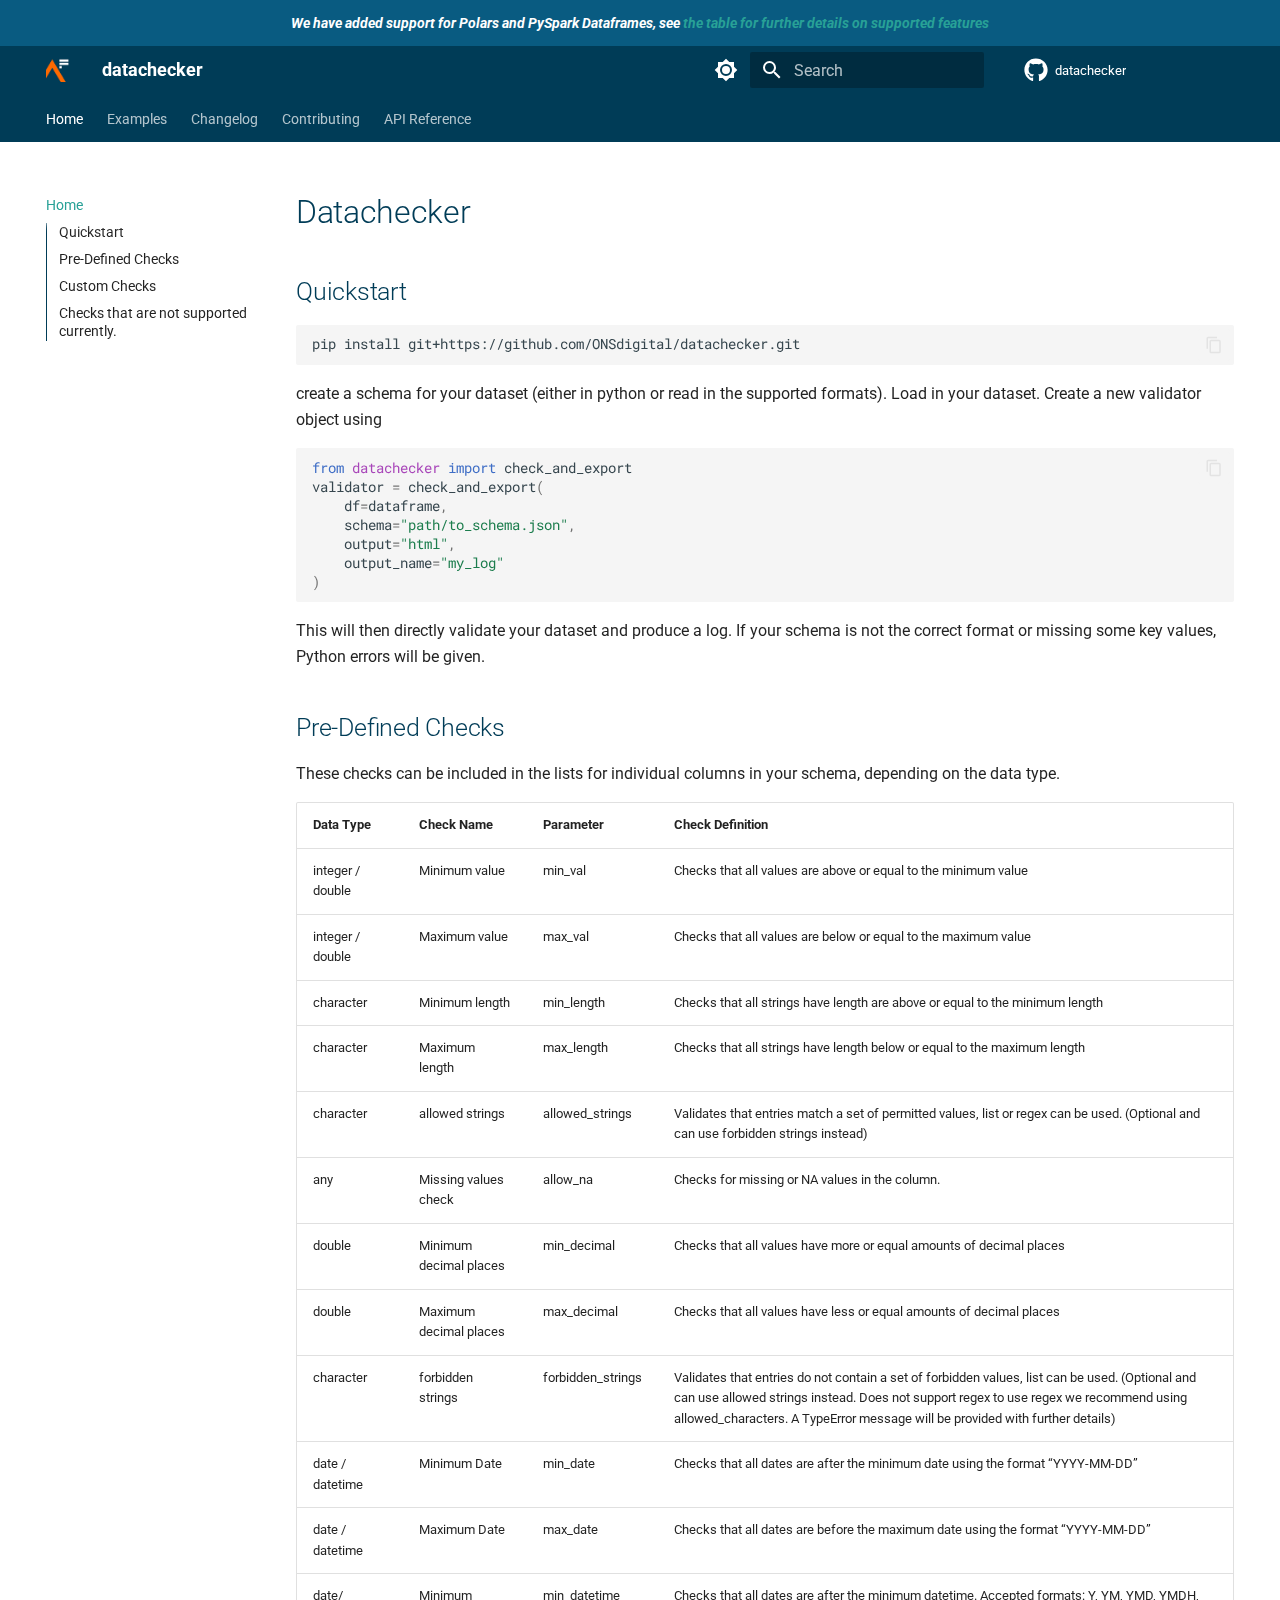
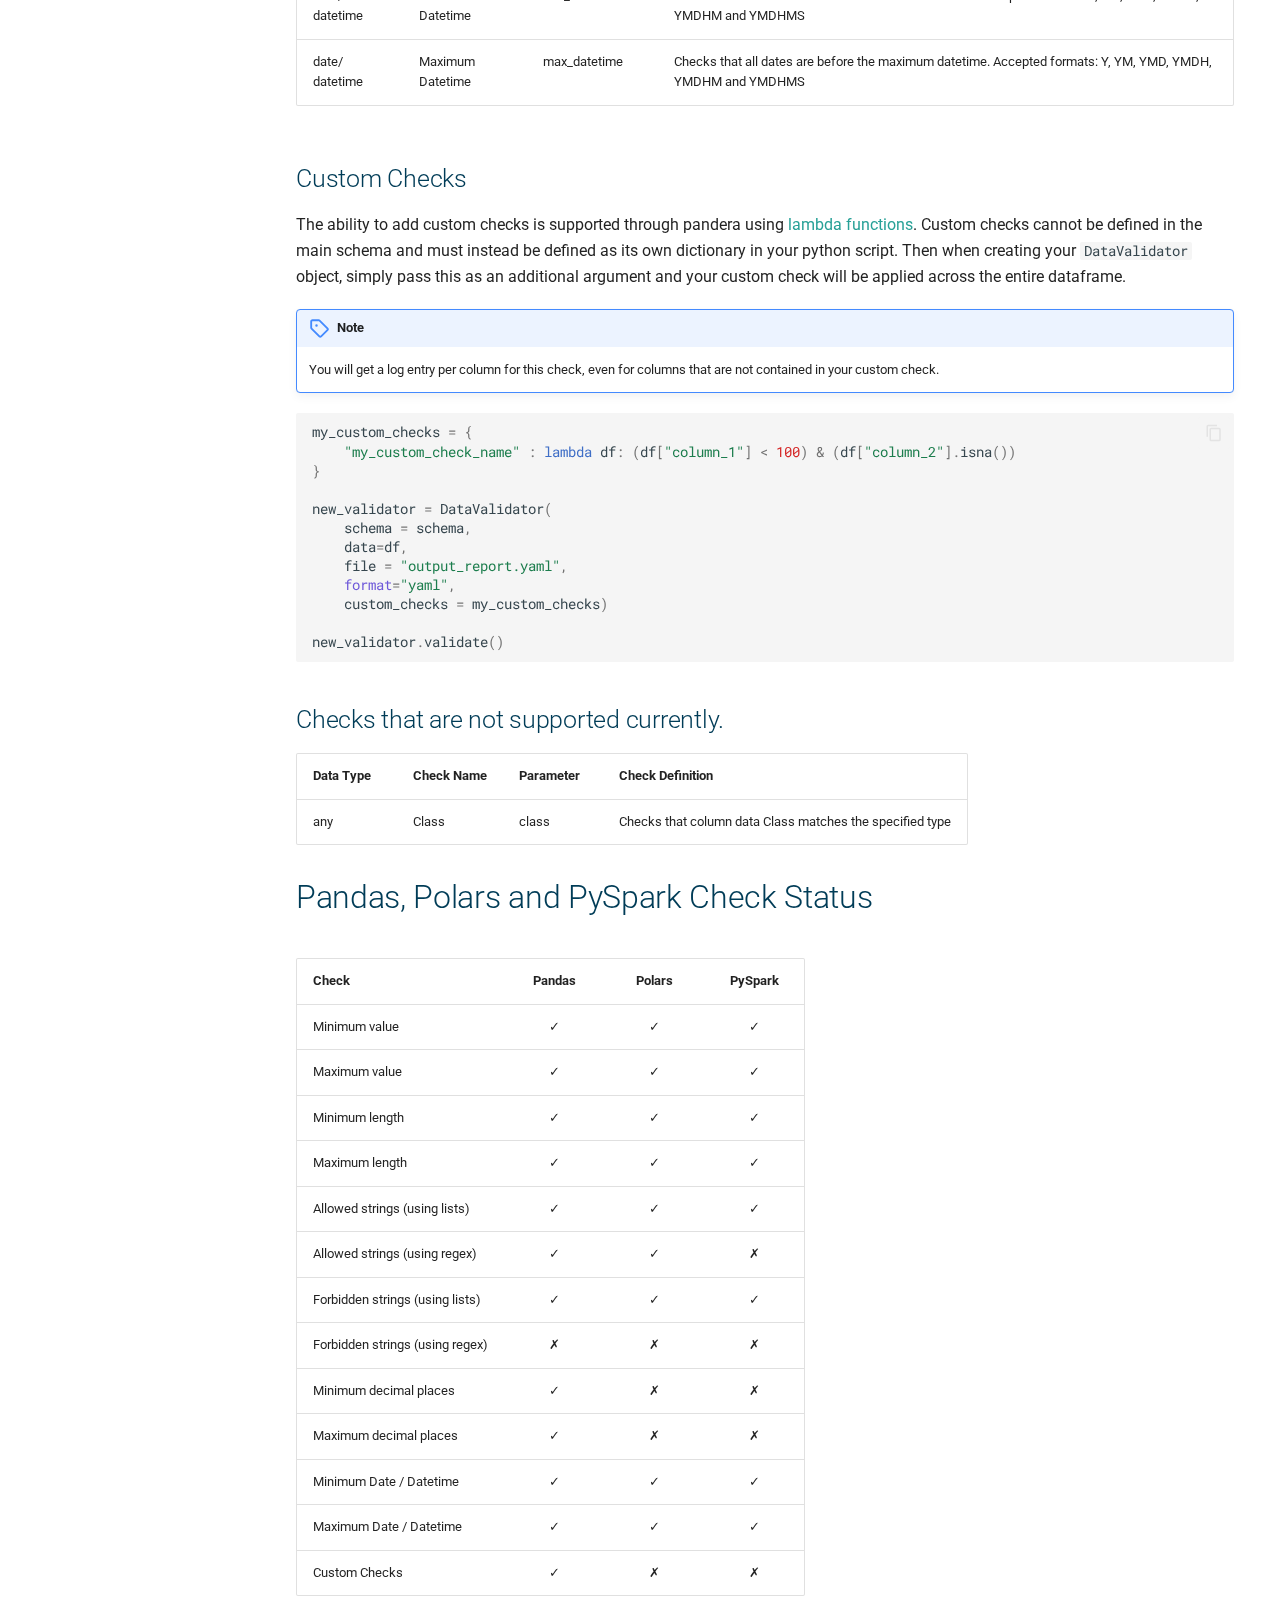
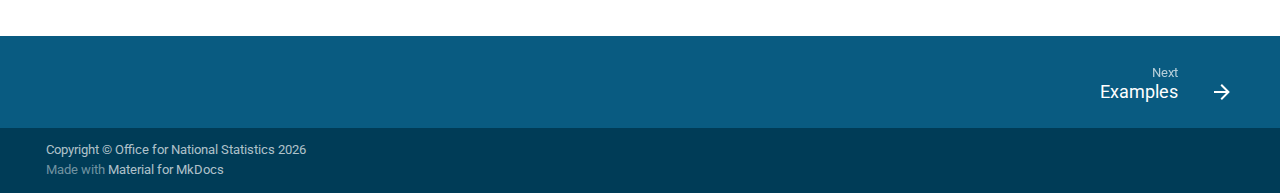
<file: index.html>
<!doctype html>
<html lang="en" class="no-js">
  <head>
    
      <meta charset="utf-8">
      <meta name="viewport" content="width=device-width,initial-scale=1">
      
        <meta name="description" content="A Python package for validating datasets against predefined checks.">
      
      
      
      
      
        <link rel="next" href="user_guide/examples/">
      
      
        
      
      
      <link rel="icon" href="assets/images/favicon.png">
      <meta name="generator" content="mkdocs-1.6.1, mkdocs-material-9.7.4">
    
    
      
        <title>datachecker</title>
      
    
    
      <link rel="stylesheet" href="assets/stylesheets/main.484c7ddc.min.css">
      
        
        <link rel="stylesheet" href="assets/stylesheets/palette.ab4e12ef.min.css">
      
      
  
  
    
      
      
    
  
    
      
      
    
  
    
      
      
    
  
    
      
      
    
  
    
      
      
    
  
    
      
      
    
  
    
      
      
    
  
    
      
      
    
  
    
      
      
    
  
    
      
      
    
  
    
      
      
    
  
    
      
      
    
  
  
  <style>:root{--md-admonition-icon--note:url('data:image/svg+xml;charset=utf-8,%3Csvg%20xmlns%3D%22http%3A//www.w3.org/2000/svg%22%20viewBox%3D%220%200%2016%2016%22%3E%3Cpath%20d%3D%22M1%207.775V2.75C1%201.784%201.784%201%202.75%201h5.025c.464%200%20.91.184%201.238.513l6.25%206.25a1.75%201.75%200%200%201%200%202.474l-5.026%205.026a1.75%201.75%200%200%201-2.474%200l-6.25-6.25A1.75%201.75%200%200%201%201%207.775m1.5%200c0%20.066.026.13.073.177l6.25%206.25a.25.25%200%200%200%20.354%200l5.025-5.025a.25.25%200%200%200%200-.354l-6.25-6.25a.25.25%200%200%200-.177-.073H2.75a.25.25%200%200%200-.25.25ZM6%205a1%201%200%201%201%200%202%201%201%200%200%201%200-2%22/%3E%3C/svg%3E');--md-admonition-icon--abstract:url('data:image/svg+xml;charset=utf-8,%3Csvg%20xmlns%3D%22http%3A//www.w3.org/2000/svg%22%20viewBox%3D%220%200%2016%2016%22%3E%3Cpath%20d%3D%22M2.5%201.75v11.5c0%20.138.112.25.25.25h3.17a.75.75%200%200%201%200%201.5H2.75A1.75%201.75%200%200%201%201%2013.25V1.75C1%20.784%201.784%200%202.75%200h8.5C12.216%200%2013%20.784%2013%201.75v7.736a.75.75%200%200%201-1.5%200V1.75a.25.25%200%200%200-.25-.25h-8.5a.25.25%200%200%200-.25.25m13.274%209.537zl-4.557%204.45a.75.75%200%200%201-1.055-.008l-1.943-1.95a.75.75%200%200%201%201.062-1.058l1.419%201.425%204.026-3.932a.75.75%200%201%201%201.048%201.074M4.75%204h4.5a.75.75%200%200%201%200%201.5h-4.5a.75.75%200%200%201%200-1.5M4%207.75A.75.75%200%200%201%204.75%207h2a.75.75%200%200%201%200%201.5h-2A.75.75%200%200%201%204%207.75%22/%3E%3C/svg%3E');--md-admonition-icon--info:url('data:image/svg+xml;charset=utf-8,%3Csvg%20xmlns%3D%22http%3A//www.w3.org/2000/svg%22%20viewBox%3D%220%200%2016%2016%22%3E%3Cpath%20d%3D%22M0%208a8%208%200%201%201%2016%200A8%208%200%200%201%200%208m8-6.5a6.5%206.5%200%201%200%200%2013%206.5%206.5%200%200%200%200-13M6.5%207.75A.75.75%200%200%201%207.25%207h1a.75.75%200%200%201%20.75.75v2.75h.25a.75.75%200%200%201%200%201.5h-2a.75.75%200%200%201%200-1.5h.25v-2h-.25a.75.75%200%200%201-.75-.75M8%206a1%201%200%201%201%200-2%201%201%200%200%201%200%202%22/%3E%3C/svg%3E');--md-admonition-icon--tip:url('data:image/svg+xml;charset=utf-8,%3Csvg%20xmlns%3D%22http%3A//www.w3.org/2000/svg%22%20viewBox%3D%220%200%2016%2016%22%3E%3Cpath%20d%3D%22M3.499.75a.75.75%200%200%201%201.5%200v.996C5.9%202.903%206.793%203.65%207.662%204.376l.24.202c-.036-.694.055-1.422.426-2.163C9.1.873%2010.794-.045%2012.622.26%2014.408.558%2016%201.94%2016%204.25c0%201.278-.954%202.575-2.44%202.734l.146.508.065.22c.203.701.412%201.455.476%202.226.142%201.707-.4%203.03-1.487%203.898C11.714%2014.671%2010.27%2015%208.75%2015h-6a.75.75%200%200%201%200-1.5h1.376a4.5%204.5%200%200%201-.563-1.191%203.84%203.84%200%200%201-.05-2.063%204.65%204.65%200%200%201-2.025-.293.75.75%200%200%201%20.525-1.406c1.357.507%202.376-.006%202.698-.318l.009-.01a.747.747%200%200%201%201.06%200%20.75.75%200%200%201-.012%201.074c-.912.92-.992%201.835-.768%202.586.221.74.745%201.337%201.196%201.621H8.75c1.343%200%202.398-.296%203.074-.836.635-.507%201.036-1.31.928-2.602-.05-.603-.216-1.224-.422-1.93l-.064-.221c-.12-.407-.246-.84-.353-1.29a2.4%202.4%200%200%201-.507-.441%203.1%203.1%200%200%201-.633-1.248.75.75%200%200%201%201.455-.364c.046.185.144.436.31.627.146.168.353.305.712.305.738%200%201.25-.615%201.25-1.25%200-1.47-.95-2.315-2.123-2.51-1.172-.196-2.227.387-2.706%201.345-.46.92-.27%201.774.019%203.062l.042.19.01.05c.348.443.666.949.94%201.553a.75.75%200%201%201-1.365.62c-.553-1.217-1.32-1.94-2.3-2.768L6.7%205.527c-.814-.68-1.75-1.462-2.692-2.619a3.7%203.7%200%200%200-1.023.88c-.406.495-.663%201.036-.722%201.508.116.122.306.21.591.239.388.038.797-.06%201.032-.19a.75.75%200%200%201%20.728%201.31c-.515.287-1.23.439-1.906.373-.682-.067-1.473-.38-1.879-1.193L.75%205.677V5.5c0-.984.48-1.94%201.077-2.664.46-.559%201.05-1.055%201.673-1.353z%22/%3E%3C/svg%3E');--md-admonition-icon--success:url('data:image/svg+xml;charset=utf-8,%3Csvg%20xmlns%3D%22http%3A//www.w3.org/2000/svg%22%20viewBox%3D%220%200%2016%2016%22%3E%3Cpath%20d%3D%22M13.78%204.22a.75.75%200%200%201%200%201.06l-7.25%207.25a.75.75%200%200%201-1.06%200L2.22%209.28a.75.75%200%200%201%20.018-1.042.75.75%200%200%201%201.042-.018L6%2010.94l6.72-6.72a.75.75%200%200%201%201.06%200%22/%3E%3C/svg%3E');--md-admonition-icon--question:url('data:image/svg+xml;charset=utf-8,%3Csvg%20xmlns%3D%22http%3A//www.w3.org/2000/svg%22%20viewBox%3D%220%200%2016%2016%22%3E%3Cpath%20d%3D%22M0%208a8%208%200%201%201%2016%200A8%208%200%200%201%200%208m8-6.5a6.5%206.5%200%201%200%200%2013%206.5%206.5%200%200%200%200-13M6.92%206.085h.001a.749.749%200%201%201-1.342-.67c.169-.339.436-.701.849-.977C6.845%204.16%207.369%204%208%204a2.76%202.76%200%200%201%201.637.525c.503.377.863.965.863%201.725%200%20.448-.115.83-.329%201.15-.205.307-.47.513-.692.662-.109.072-.22.138-.313.195l-.006.004a6%206%200%200%200-.26.16%201%201%200%200%200-.276.245.75.75%200%200%201-1.248-.832c.184-.264.42-.489.692-.661q.154-.1.313-.195l.007-.004c.1-.061.182-.11.258-.161a1%201%200%200%200%20.277-.245C8.96%206.514%209%206.427%209%206.25a.61.61%200%200%200-.262-.525A1.27%201.27%200%200%200%208%205.5c-.369%200-.595.09-.74.187a1%201%200%200%200-.34.398M9%2011a1%201%200%201%201-2%200%201%201%200%200%201%202%200%22/%3E%3C/svg%3E');--md-admonition-icon--warning:url('data:image/svg+xml;charset=utf-8,%3Csvg%20xmlns%3D%22http%3A//www.w3.org/2000/svg%22%20viewBox%3D%220%200%2016%2016%22%3E%3Cpath%20d%3D%22M6.457%201.047c.659-1.234%202.427-1.234%203.086%200l6.082%2011.378A1.75%201.75%200%200%201%2014.082%2015H1.918a1.75%201.75%200%200%201-1.543-2.575Zm1.763.707a.25.25%200%200%200-.44%200L1.698%2013.132a.25.25%200%200%200%20.22.368h12.164a.25.25%200%200%200%20.22-.368Zm.53%203.996v2.5a.75.75%200%200%201-1.5%200v-2.5a.75.75%200%200%201%201.5%200M9%2011a1%201%200%201%201-2%200%201%201%200%200%201%202%200%22/%3E%3C/svg%3E');--md-admonition-icon--failure:url('data:image/svg+xml;charset=utf-8,%3Csvg%20xmlns%3D%22http%3A//www.w3.org/2000/svg%22%20viewBox%3D%220%200%2016%2016%22%3E%3Cpath%20d%3D%22M2.344%202.343za8%208%200%200%201%2011.314%2011.314A8.002%208.002%200%200%201%20.234%2010.089a8%208%200%200%201%202.11-7.746m1.06%2010.253a6.5%206.5%200%201%200%209.108-9.275%206.5%206.5%200%200%200-9.108%209.275M6.03%204.97%208%206.94l1.97-1.97a.749.749%200%200%201%201.275.326.75.75%200%200%201-.215.734L9.06%208l1.97%201.97a.749.749%200%200%201-.326%201.275.75.75%200%200%201-.734-.215L8%209.06l-1.97%201.97a.749.749%200%200%201-1.275-.326.75.75%200%200%201%20.215-.734L6.94%208%204.97%206.03a.75.75%200%200%201%20.018-1.042.75.75%200%200%201%201.042-.018%22/%3E%3C/svg%3E');--md-admonition-icon--danger:url('data:image/svg+xml;charset=utf-8,%3Csvg%20xmlns%3D%22http%3A//www.w3.org/2000/svg%22%20viewBox%3D%220%200%2016%2016%22%3E%3Cpath%20d%3D%22M9.504.43a1.516%201.516%200%200%201%202.437%201.713L10.415%205.5h2.123c1.57%200%202.346%201.909%201.22%203.004l-7.34%207.142a1.25%201.25%200%200%201-.871.354h-.302a1.25%201.25%200%200%201-1.157-1.723L5.633%2010.5H3.462c-1.57%200-2.346-1.909-1.22-3.004zm1.047%201.074L3.286%208.571A.25.25%200%200%200%203.462%209H6.75a.75.75%200%200%201%20.694%201.034l-1.713%204.188%206.982-6.793A.25.25%200%200%200%2012.538%207H9.25a.75.75%200%200%201-.683-1.06l2.008-4.418.003-.006-.004-.009-.006-.006-.008-.001q-.005%200-.009.004%22/%3E%3C/svg%3E');--md-admonition-icon--bug:url('data:image/svg+xml;charset=utf-8,%3Csvg%20xmlns%3D%22http%3A//www.w3.org/2000/svg%22%20viewBox%3D%220%200%2016%2016%22%3E%3Cpath%20d%3D%22M4.72.22a.75.75%200%200%201%201.06%200l1%20.999a3.5%203.5%200%200%201%202.441%200l.999-1a.748.748%200%200%201%201.265.332.75.75%200%200%201-.205.729l-.775.776c.616.63.995%201.493.995%202.444v.327q0%20.15-.025.292c.408.14.764.392%201.029.722l1.968-.787a.75.75%200%200%201%20.556%201.392L13%207.258V9h2.25a.75.75%200%200%201%200%201.5H13v.5q-.002.615-.141%201.186l2.17.868a.75.75%200%200%201-.557%201.392l-2.184-.873A5%205%200%200%201%208%2016a5%205%200%200%201-4.288-2.427l-2.183.873a.75.75%200%200%201-.558-1.392l2.17-.868A5%205%200%200%201%203%2011v-.5H.75a.75.75%200%200%201%200-1.5H3V7.258L.971%206.446a.75.75%200%200%201%20.558-1.392l1.967.787c.265-.33.62-.583%201.03-.722a1.7%201.7%200%200%201-.026-.292V4.5c0-.951.38-1.814.995-2.444L4.72%201.28a.75.75%200%200%201%200-1.06m.53%206.28a.75.75%200%200%200-.75.75V11a3.5%203.5%200%201%200%207%200V7.25a.75.75%200%200%200-.75-.75ZM6.173%205h3.654A.17.17%200%200%200%2010%204.827V4.5a2%202%200%201%200-4%200v.327c0%20.096.077.173.173.173%22/%3E%3C/svg%3E');--md-admonition-icon--example:url('data:image/svg+xml;charset=utf-8,%3Csvg%20xmlns%3D%22http%3A//www.w3.org/2000/svg%22%20viewBox%3D%220%200%2016%2016%22%3E%3Cpath%20d%3D%22M5%205.782V2.5h-.25a.75.75%200%200%201%200-1.5h6.5a.75.75%200%200%201%200%201.5H11v3.282l3.666%205.76C15.619%2013.04%2014.543%2015%2012.767%2015H3.233c-1.776%200-2.852-1.96-1.899-3.458Zm-2.4%206.565a.75.75%200%200%200%20.633%201.153h9.534a.75.75%200%200%200%20.633-1.153L12.225%2010.5h-8.45ZM9.5%202.5h-3V6c0%20.143-.04.283-.117.403L4.73%209h6.54L9.617%206.403A.75.75%200%200%201%209.5%206Z%22/%3E%3C/svg%3E');--md-admonition-icon--quote:url('data:image/svg+xml;charset=utf-8,%3Csvg%20xmlns%3D%22http%3A//www.w3.org/2000/svg%22%20viewBox%3D%220%200%2016%2016%22%3E%3Cpath%20d%3D%22M1.75%202.5h10.5a.75.75%200%200%201%200%201.5H1.75a.75.75%200%200%201%200-1.5m4%205h8.5a.75.75%200%200%201%200%201.5h-8.5a.75.75%200%200%201%200-1.5m0%205h8.5a.75.75%200%200%201%200%201.5h-8.5a.75.75%200%200%201%200-1.5M2.5%207.75v6a.75.75%200%200%201-1.5%200v-6a.75.75%200%200%201%201.5%200%22/%3E%3C/svg%3E');}</style>



    
    
      
    
    
      
        
        
        <link rel="preconnect" href="https://fonts.gstatic.com" crossorigin>
        <link rel="stylesheet" href="https://fonts.googleapis.com/css?family=Roboto:300,300i,400,400i,700,700i%7CRoboto+Mono:400,400i,700,700i&display=fallback">
        <style>:root{--md-text-font:"Roboto";--md-code-font:"Roboto Mono"}</style>
      
    
    
      <link rel="stylesheet" href="assets/_mkdocstrings.css">
    
      <link rel="stylesheet" href="assets/mkdocs_custom.css">
    
    <script>__md_scope=new URL(".",location),__md_hash=e=>[...e].reduce(((e,_)=>(e<<5)-e+_.charCodeAt(0)),0),__md_get=(e,_=localStorage,t=__md_scope)=>JSON.parse(_.getItem(t.pathname+"."+e)),__md_set=(e,_,t=localStorage,a=__md_scope)=>{try{t.setItem(a.pathname+"."+e,JSON.stringify(_))}catch(e){}}</script>
    
      

    
    
  </head>
  
  
    
    
      
    
    
    
    
    <body dir="ltr" data-md-color-scheme="default" data-md-color-primary="custom" data-md-color-accent="custom">
  
    
    <input class="md-toggle" data-md-toggle="drawer" type="checkbox" id="__drawer" autocomplete="off">
    <input class="md-toggle" data-md-toggle="search" type="checkbox" id="__search" autocomplete="off">
    <label class="md-overlay" for="__drawer"></label>
    <div data-md-component="skip">
      
        
        <a href="#datachecker" class="md-skip">
          Skip to content
        </a>
      
    </div>
    <div data-md-component="announce">
      
        <aside class="md-banner">
          <div class="md-banner__inner md-grid md-typeset">
            
            
  <!-- Add announcement here, including arbitrary HTML -->
  <div style="text-align: center;">
    <strong><em>We have added support for Polars and PySpark Dataframes, see <a href="/#pandas-polars-and-pyspark-check-status">the table for further details on supported features</a></em></strong>
  </div>

          </div>
          
        </aside>
      
    </div>
    
    
      

  

<header class="md-header md-header--shadow md-header--lifted" data-md-component="header">
  <nav class="md-header__inner md-grid" aria-label="Header">
    <a href="." title="datachecker" class="md-header__button md-logo" aria-label="datachecker" data-md-component="logo">
      
  <img src="images/af.png" alt="logo">

    </a>
    <label class="md-header__button md-icon" for="__drawer">
      
      <svg xmlns="http://www.w3.org/2000/svg" viewBox="0 0 24 24"><path d="M3 6h18v2H3zm0 5h18v2H3zm0 5h18v2H3z"/></svg>
    </label>
    <div class="md-header__title" data-md-component="header-title">
      <div class="md-header__ellipsis">
        <div class="md-header__topic">
          <span class="md-ellipsis">
            datachecker
          </span>
        </div>
        <div class="md-header__topic" data-md-component="header-topic">
          <span class="md-ellipsis">
            
              Home
            
          </span>
        </div>
      </div>
    </div>
    
      
        <form class="md-header__option" data-md-component="palette">
  
    
    
    
    <input class="md-option" data-md-color-media="(prefers-color-scheme: light)" data-md-color-scheme="default" data-md-color-primary="custom" data-md-color-accent="custom"  aria-label="Switch to dark mode"  type="radio" name="__palette" id="__palette_0">
    
      <label class="md-header__button md-icon" title="Switch to dark mode" for="__palette_1" hidden>
        <svg xmlns="http://www.w3.org/2000/svg" viewBox="0 0 24 24"><path d="M12 8a4 4 0 0 0-4 4 4 4 0 0 0 4 4 4 4 0 0 0 4-4 4 4 0 0 0-4-4m0 10a6 6 0 0 1-6-6 6 6 0 0 1 6-6 6 6 0 0 1 6 6 6 6 0 0 1-6 6m8-9.31V4h-4.69L12 .69 8.69 4H4v4.69L.69 12 4 15.31V20h4.69L12 23.31 15.31 20H20v-4.69L23.31 12z"/></svg>
      </label>
    
  
    
    
    
    <input class="md-option" data-md-color-media="(prefers-color-scheme: dark)" data-md-color-scheme="slate" data-md-color-primary="custom" data-md-color-accent="red"  aria-label="Switch to light mode"  type="radio" name="__palette" id="__palette_1">
    
      <label class="md-header__button md-icon" title="Switch to light mode" for="__palette_0" hidden>
        <svg xmlns="http://www.w3.org/2000/svg" viewBox="0 0 24 24"><path d="M12 18c-.89 0-1.74-.2-2.5-.55C11.56 16.5 13 14.42 13 12s-1.44-4.5-3.5-5.45C10.26 6.2 11.11 6 12 6a6 6 0 0 1 6 6 6 6 0 0 1-6 6m8-9.31V4h-4.69L12 .69 8.69 4H4v4.69L.69 12 4 15.31V20h4.69L12 23.31 15.31 20H20v-4.69L23.31 12z"/></svg>
      </label>
    
  
</form>
      
    
    
      <script>var palette=__md_get("__palette");if(palette&&palette.color){if("(prefers-color-scheme)"===palette.color.media){var media=matchMedia("(prefers-color-scheme: light)"),input=document.querySelector(media.matches?"[data-md-color-media='(prefers-color-scheme: light)']":"[data-md-color-media='(prefers-color-scheme: dark)']");palette.color.media=input.getAttribute("data-md-color-media"),palette.color.scheme=input.getAttribute("data-md-color-scheme"),palette.color.primary=input.getAttribute("data-md-color-primary"),palette.color.accent=input.getAttribute("data-md-color-accent")}for(var[key,value]of Object.entries(palette.color))document.body.setAttribute("data-md-color-"+key,value)}</script>
    
    
    
      
      
        <label class="md-header__button md-icon" for="__search">
          
          <svg xmlns="http://www.w3.org/2000/svg" viewBox="0 0 24 24"><path d="M9.5 3A6.5 6.5 0 0 1 16 9.5c0 1.61-.59 3.09-1.56 4.23l.27.27h.79l5 5-1.5 1.5-5-5v-.79l-.27-.27A6.52 6.52 0 0 1 9.5 16 6.5 6.5 0 0 1 3 9.5 6.5 6.5 0 0 1 9.5 3m0 2C7 5 5 7 5 9.5S7 14 9.5 14 14 12 14 9.5 12 5 9.5 5"/></svg>
        </label>
        <div class="md-search" data-md-component="search" role="dialog">
  <label class="md-search__overlay" for="__search"></label>
  <div class="md-search__inner" role="search">
    <form class="md-search__form" name="search">
      <input type="text" class="md-search__input" name="query" aria-label="Search" placeholder="Search" autocapitalize="off" autocorrect="off" autocomplete="off" spellcheck="false" data-md-component="search-query" required>
      <label class="md-search__icon md-icon" for="__search">
        
        <svg xmlns="http://www.w3.org/2000/svg" viewBox="0 0 24 24"><path d="M9.5 3A6.5 6.5 0 0 1 16 9.5c0 1.61-.59 3.09-1.56 4.23l.27.27h.79l5 5-1.5 1.5-5-5v-.79l-.27-.27A6.52 6.52 0 0 1 9.5 16 6.5 6.5 0 0 1 3 9.5 6.5 6.5 0 0 1 9.5 3m0 2C7 5 5 7 5 9.5S7 14 9.5 14 14 12 14 9.5 12 5 9.5 5"/></svg>
        
        <svg xmlns="http://www.w3.org/2000/svg" viewBox="0 0 24 24"><path d="M20 11v2H8l5.5 5.5-1.42 1.42L4.16 12l7.92-7.92L13.5 5.5 8 11z"/></svg>
      </label>
      <nav class="md-search__options" aria-label="Search">
        
        <button type="reset" class="md-search__icon md-icon" title="Clear" aria-label="Clear" tabindex="-1">
          
          <svg xmlns="http://www.w3.org/2000/svg" viewBox="0 0 24 24"><path d="M19 6.41 17.59 5 12 10.59 6.41 5 5 6.41 10.59 12 5 17.59 6.41 19 12 13.41 17.59 19 19 17.59 13.41 12z"/></svg>
        </button>
      </nav>
      
        <div class="md-search__suggest" data-md-component="search-suggest"></div>
      
    </form>
    <div class="md-search__output">
      <div class="md-search__scrollwrap" tabindex="0" data-md-scrollfix>
        <div class="md-search-result" data-md-component="search-result">
          <div class="md-search-result__meta">
            Initializing search
          </div>
          <ol class="md-search-result__list" role="presentation"></ol>
        </div>
      </div>
    </div>
  </div>
</div>
      
    
    
      <div class="md-header__source">
        <a href="https://github.com/ONSdigital/datachecker" title="Go to repository" class="md-source" data-md-component="source">
  <div class="md-source__icon md-icon">
    
    <svg xmlns="http://www.w3.org/2000/svg" viewBox="0 0 512 512"><!--! Font Awesome Free 7.1.0 by @fontawesome - https://fontawesome.com License - https://fontawesome.com/license/free (Icons: CC BY 4.0, Fonts: SIL OFL 1.1, Code: MIT License) Copyright 2025 Fonticons, Inc.--><path d="M173.9 397.4c0 2-2.3 3.6-5.2 3.6-3.3.3-5.6-1.3-5.6-3.6 0-2 2.3-3.6 5.2-3.6 3-.3 5.6 1.3 5.6 3.6m-31.1-4.5c-.7 2 1.3 4.3 4.3 4.9 2.6 1 5.6 0 6.2-2s-1.3-4.3-4.3-5.2c-2.6-.7-5.5.3-6.2 2.3m44.2-1.7c-2.9.7-4.9 2.6-4.6 4.9.3 2 2.9 3.3 5.9 2.6 2.9-.7 4.9-2.6 4.6-4.6-.3-1.9-3-3.2-5.9-2.9M252.8 8C114.1 8 8 113.3 8 252c0 110.9 69.8 205.8 169.5 239.2 12.8 2.3 17.3-5.6 17.3-12.1 0-6.2-.3-40.4-.3-61.4 0 0-70 15-84.7-29.8 0 0-11.4-29.1-27.8-36.6 0 0-22.9-15.7 1.6-15.4 0 0 24.9 2 38.6 25.8 21.9 38.6 58.6 27.5 72.9 20.9 2.3-16 8.8-27.1 16-33.7-55.9-6.2-112.3-14.3-112.3-110.5 0-27.5 7.6-41.3 23.6-58.9-2.6-6.5-11.1-33.3 2.6-67.9 20.9-6.5 69 27 69 27 20-5.6 41.5-8.5 62.8-8.5s42.8 2.9 62.8 8.5c0 0 48.1-33.6 69-27 13.7 34.7 5.2 61.4 2.6 67.9 16 17.7 25.8 31.5 25.8 58.9 0 96.5-58.9 104.2-114.8 110.5 9.2 7.9 17 22.9 17 46.4 0 33.7-.3 75.4-.3 83.6 0 6.5 4.6 14.4 17.3 12.1C436.2 457.8 504 362.9 504 252 504 113.3 391.5 8 252.8 8M105.2 352.9c-1.3 1-1 3.3.7 5.2 1.6 1.6 3.9 2.3 5.2 1 1.3-1 1-3.3-.7-5.2-1.6-1.6-3.9-2.3-5.2-1m-10.8-8.1c-.7 1.3.3 2.9 2.3 3.9 1.6 1 3.6.7 4.3-.7.7-1.3-.3-2.9-2.3-3.9-2-.6-3.6-.3-4.3.7m32.4 35.6c-1.6 1.3-1 4.3 1.3 6.2 2.3 2.3 5.2 2.6 6.5 1 1.3-1.3.7-4.3-1.3-6.2-2.2-2.3-5.2-2.6-6.5-1m-11.4-14.7c-1.6 1-1.6 3.6 0 5.9s4.3 3.3 5.6 2.3c1.6-1.3 1.6-3.9 0-6.2-1.4-2.3-4-3.3-5.6-2"/></svg>
  </div>
  <div class="md-source__repository">
    datachecker
  </div>
</a>
      </div>
    
  </nav>
  
    
      
<nav class="md-tabs" aria-label="Tabs" data-md-component="tabs">
  <div class="md-grid">
    <ul class="md-tabs__list">
      
        
  
  
  
    
  
  
    <li class="md-tabs__item md-tabs__item--active">
      <a href="." class="md-tabs__link">
        
  
  
    
  
  Home

      </a>
    </li>
  

      
        
  
  
  
  
    <li class="md-tabs__item">
      <a href="user_guide/examples/" class="md-tabs__link">
        
  
  
    
  
  Examples

      </a>
    </li>
  

      
        
  
  
  
  
    <li class="md-tabs__item">
      <a href="changelog/" class="md-tabs__link">
        
  
  
    
  
  Changelog

      </a>
    </li>
  

      
        
  
  
  
  
    
    
      <li class="md-tabs__item">
        <a href="contributor_guide/CONTRIBUTING/" class="md-tabs__link">
          
  
  
  Contributing

        </a>
      </li>
    
  

      
        
  
  
  
  
    
    
      <li class="md-tabs__item">
        <a href="api_reference/main/" class="md-tabs__link">
          
  
  
  API Reference

        </a>
      </li>
    
  

      
    </ul>
  </div>
</nav>
    
  
</header>
    
    <div class="md-container" data-md-component="container">
      
      
        
      
      <main class="md-main" data-md-component="main">
        <div class="md-main__inner md-grid">
          
            
              
              <div class="md-sidebar md-sidebar--primary" data-md-component="sidebar" data-md-type="navigation" >
                <div class="md-sidebar__scrollwrap">
                  <div class="md-sidebar__inner">
                    


  


  

<nav class="md-nav md-nav--primary md-nav--lifted md-nav--integrated" aria-label="Navigation" data-md-level="0">
  <label class="md-nav__title" for="__drawer">
    <a href="." title="datachecker" class="md-nav__button md-logo" aria-label="datachecker" data-md-component="logo">
      
  <img src="images/af.png" alt="logo">

    </a>
    datachecker
  </label>
  
    <div class="md-nav__source">
      <a href="https://github.com/ONSdigital/datachecker" title="Go to repository" class="md-source" data-md-component="source">
  <div class="md-source__icon md-icon">
    
    <svg xmlns="http://www.w3.org/2000/svg" viewBox="0 0 512 512"><!--! Font Awesome Free 7.1.0 by @fontawesome - https://fontawesome.com License - https://fontawesome.com/license/free (Icons: CC BY 4.0, Fonts: SIL OFL 1.1, Code: MIT License) Copyright 2025 Fonticons, Inc.--><path d="M173.9 397.4c0 2-2.3 3.6-5.2 3.6-3.3.3-5.6-1.3-5.6-3.6 0-2 2.3-3.6 5.2-3.6 3-.3 5.6 1.3 5.6 3.6m-31.1-4.5c-.7 2 1.3 4.3 4.3 4.9 2.6 1 5.6 0 6.2-2s-1.3-4.3-4.3-5.2c-2.6-.7-5.5.3-6.2 2.3m44.2-1.7c-2.9.7-4.9 2.6-4.6 4.9.3 2 2.9 3.3 5.9 2.6 2.9-.7 4.9-2.6 4.6-4.6-.3-1.9-3-3.2-5.9-2.9M252.8 8C114.1 8 8 113.3 8 252c0 110.9 69.8 205.8 169.5 239.2 12.8 2.3 17.3-5.6 17.3-12.1 0-6.2-.3-40.4-.3-61.4 0 0-70 15-84.7-29.8 0 0-11.4-29.1-27.8-36.6 0 0-22.9-15.7 1.6-15.4 0 0 24.9 2 38.6 25.8 21.9 38.6 58.6 27.5 72.9 20.9 2.3-16 8.8-27.1 16-33.7-55.9-6.2-112.3-14.3-112.3-110.5 0-27.5 7.6-41.3 23.6-58.9-2.6-6.5-11.1-33.3 2.6-67.9 20.9-6.5 69 27 69 27 20-5.6 41.5-8.5 62.8-8.5s42.8 2.9 62.8 8.5c0 0 48.1-33.6 69-27 13.7 34.7 5.2 61.4 2.6 67.9 16 17.7 25.8 31.5 25.8 58.9 0 96.5-58.9 104.2-114.8 110.5 9.2 7.9 17 22.9 17 46.4 0 33.7-.3 75.4-.3 83.6 0 6.5 4.6 14.4 17.3 12.1C436.2 457.8 504 362.9 504 252 504 113.3 391.5 8 252.8 8M105.2 352.9c-1.3 1-1 3.3.7 5.2 1.6 1.6 3.9 2.3 5.2 1 1.3-1 1-3.3-.7-5.2-1.6-1.6-3.9-2.3-5.2-1m-10.8-8.1c-.7 1.3.3 2.9 2.3 3.9 1.6 1 3.6.7 4.3-.7.7-1.3-.3-2.9-2.3-3.9-2-.6-3.6-.3-4.3.7m32.4 35.6c-1.6 1.3-1 4.3 1.3 6.2 2.3 2.3 5.2 2.6 6.5 1 1.3-1.3.7-4.3-1.3-6.2-2.2-2.3-5.2-2.6-6.5-1m-11.4-14.7c-1.6 1-1.6 3.6 0 5.9s4.3 3.3 5.6 2.3c1.6-1.3 1.6-3.9 0-6.2-1.4-2.3-4-3.3-5.6-2"/></svg>
  </div>
  <div class="md-source__repository">
    datachecker
  </div>
</a>
    </div>
  
  <ul class="md-nav__list" data-md-scrollfix>
    
      
      
  
  
    
  
  
  
    <li class="md-nav__item md-nav__item--active">
      
      <input class="md-nav__toggle md-toggle" type="checkbox" id="__toc">
      
      
        
      
      
        <label class="md-nav__link md-nav__link--active" for="__toc">
          
  
  
  <span class="md-ellipsis">
    
  
    Home
  

    
  </span>
  
  

          <span class="md-nav__icon md-icon"></span>
        </label>
      
      <a href="." class="md-nav__link md-nav__link--active">
        
  
  
  <span class="md-ellipsis">
    
  
    Home
  

    
  </span>
  
  

      </a>
      
        

<nav class="md-nav md-nav--secondary" aria-label="Table of contents">
  
  
  
    
  
  
    <label class="md-nav__title" for="__toc">
      <span class="md-nav__icon md-icon"></span>
      Table of contents
    </label>
    <ul class="md-nav__list" data-md-component="toc" data-md-scrollfix>
      
        <li class="md-nav__item">
  <a href="#quickstart" class="md-nav__link">
    <span class="md-ellipsis">
      
        Quickstart
      
    </span>
  </a>
  
</li>
      
        <li class="md-nav__item">
  <a href="#pre-defined-checks" class="md-nav__link">
    <span class="md-ellipsis">
      
        Pre-Defined Checks
      
    </span>
  </a>
  
</li>
      
        <li class="md-nav__item">
  <a href="#custom-checks" class="md-nav__link">
    <span class="md-ellipsis">
      
        Custom Checks
      
    </span>
  </a>
  
</li>
      
        <li class="md-nav__item">
  <a href="#checks-that-are-not-supported-currently" class="md-nav__link">
    <span class="md-ellipsis">
      
        Checks that are not supported currently.
      
    </span>
  </a>
  
</li>
      
    </ul>
  
</nav>
      
    </li>
  

    
      
      
  
  
  
  
    <li class="md-nav__item">
      <a href="user_guide/examples/" class="md-nav__link">
        
  
  
  <span class="md-ellipsis">
    
  
    Examples
  

    
  </span>
  
  

      </a>
    </li>
  

    
      
      
  
  
  
  
    <li class="md-nav__item">
      <a href="changelog/" class="md-nav__link">
        
  
  
  <span class="md-ellipsis">
    
  
    Changelog
  

    
  </span>
  
  

      </a>
    </li>
  

    
      
      
  
  
  
  
    
    
    
    
      
      
        
      
    
    
    <li class="md-nav__item md-nav__item--nested">
      
        
        
          
        
        <input class="md-nav__toggle md-toggle md-toggle--indeterminate" type="checkbox" id="__nav_4" >
        
          
          <label class="md-nav__link" for="__nav_4" id="__nav_4_label" tabindex="0">
            
  
  
  <span class="md-ellipsis">
    
  
    Contributing
  

    
  </span>
  
  

            <span class="md-nav__icon md-icon"></span>
          </label>
        
        <nav class="md-nav" data-md-level="1" aria-labelledby="__nav_4_label" aria-expanded="false">
          <label class="md-nav__title" for="__nav_4">
            <span class="md-nav__icon md-icon"></span>
            
  
    Contributing
  

          </label>
          <ul class="md-nav__list" data-md-scrollfix>
            
              
                
  
  
  
  
    <li class="md-nav__item">
      <a href="contributor_guide/CONTRIBUTING/" class="md-nav__link">
        
  
  
  <span class="md-ellipsis">
    
  
    Contributing Guide
  

    
  </span>
  
  

      </a>
    </li>
  

              
            
              
                
  
  
  
  
    <li class="md-nav__item">
      <a href="contributor_guide/CODE_OF_CONDUCT/" class="md-nav__link">
        
  
  
  <span class="md-ellipsis">
    
  
    Code of Conduct
  

    
  </span>
  
  

      </a>
    </li>
  

              
            
              
                
  
  
  
  
    <li class="md-nav__item">
      <a href="contributor_guide/using_pytest/" class="md-nav__link">
        
  
  
  <span class="md-ellipsis">
    
  
    Using Pytest
  

    
  </span>
  
  

      </a>
    </li>
  

              
            
          </ul>
        </nav>
      
    </li>
  

    
      
      
  
  
  
  
    
    
    
    
      
      
        
      
    
    
    <li class="md-nav__item md-nav__item--nested">
      
        
        
          
        
        <input class="md-nav__toggle md-toggle md-toggle--indeterminate" type="checkbox" id="__nav_5" >
        
          
          <label class="md-nav__link" for="__nav_5" id="__nav_5_label" tabindex="0">
            
  
  
  <span class="md-ellipsis">
    
  
    API Reference
  

    
  </span>
  
  

            <span class="md-nav__icon md-icon"></span>
          </label>
        
        <nav class="md-nav" data-md-level="1" aria-labelledby="__nav_5_label" aria-expanded="false">
          <label class="md-nav__title" for="__nav_5">
            <span class="md-nav__icon md-icon"></span>
            
  
    API Reference
  

          </label>
          <ul class="md-nav__list" data-md-scrollfix>
            
              
                
  
  
  
  
    <li class="md-nav__item">
      <a href="api_reference/main/" class="md-nav__link">
        
  
  
  <span class="md-ellipsis">
    
  
    main
  

    
  </span>
  
  

      </a>
    </li>
  

              
            
              
                
  
  
  
  
    <li class="md-nav__item">
      <a href="api_reference/checks/" class="md-nav__link">
        
  
  
  <span class="md-ellipsis">
    
  
    checks
  

    
  </span>
  
  

      </a>
    </li>
  

              
            
              
                
  
  
  
  
    <li class="md-nav__item">
      <a href="api_reference/schema_loader/" class="md-nav__link">
        
  
  
  <span class="md-ellipsis">
    
  
    schema loader
  

    
  </span>
  
  

      </a>
    </li>
  

              
            
              
                
  
  
  
  
    <li class="md-nav__item">
      <a href="api_reference/validator_exporter/" class="md-nav__link">
        
  
  
  <span class="md-ellipsis">
    
  
    validator exporter
  

    
  </span>
  
  

      </a>
    </li>
  

              
            
          </ul>
        </nav>
      
    </li>
  

    
  </ul>
</nav>
                  </div>
                </div>
              </div>
            
            
          
          
            <div class="md-content" data-md-component="content">
              
                



  


              
              <article class="md-content__inner md-typeset">
                
                  


  
  


<h1 id="datachecker">Datachecker</h1>
<h2 id="quickstart">Quickstart</h2>
<p><div class="language-Bash highlight"><pre><span></span><code><span id="__span-0-1"><a id="__codelineno-0-1" name="__codelineno-0-1" href="#__codelineno-0-1"></a>pip<span class="w"> </span>install<span class="w"> </span>git+https://github.com/ONSdigital/datachecker.git
</span></code></pre></div>
create a schema for your dataset (either in python or read in the supported formats).
Load in your dataset.
Create a new validator object using </p>
<p><div class="language-python highlight"><pre><span></span><code><span id="__span-1-1"><a id="__codelineno-1-1" name="__codelineno-1-1" href="#__codelineno-1-1"></a><span class="kn">from</span><span class="w"> </span><span class="nn">datachecker</span><span class="w"> </span><span class="kn">import</span> <span class="n">check_and_export</span>
</span><span id="__span-1-2"><a id="__codelineno-1-2" name="__codelineno-1-2" href="#__codelineno-1-2"></a><span class="n">validator</span> <span class="o">=</span> <span class="n">check_and_export</span><span class="p">(</span>
</span><span id="__span-1-3"><a id="__codelineno-1-3" name="__codelineno-1-3" href="#__codelineno-1-3"></a>    <span class="n">df</span><span class="o">=</span><span class="n">dataframe</span><span class="p">,</span>
</span><span id="__span-1-4"><a id="__codelineno-1-4" name="__codelineno-1-4" href="#__codelineno-1-4"></a>    <span class="n">schema</span><span class="o">=</span><span class="s2">&quot;path/to_schema.json&quot;</span><span class="p">,</span>
</span><span id="__span-1-5"><a id="__codelineno-1-5" name="__codelineno-1-5" href="#__codelineno-1-5"></a>    <span class="n">output</span><span class="o">=</span><span class="s2">&quot;html&quot;</span><span class="p">,</span>
</span><span id="__span-1-6"><a id="__codelineno-1-6" name="__codelineno-1-6" href="#__codelineno-1-6"></a>    <span class="n">output_name</span><span class="o">=</span><span class="s2">&quot;my_log&quot;</span>
</span><span id="__span-1-7"><a id="__codelineno-1-7" name="__codelineno-1-7" href="#__codelineno-1-7"></a><span class="p">)</span>
</span></code></pre></div>
This will then directly validate your dataset and produce a log. If your schema is not the correct format or missing some key values, Python errors will be given.</p>
<h2 id="pre-defined-checks">Pre-Defined Checks</h2>
<p>These checks can be included in the lists for individual columns in your schema, depending on the data type.</p>
<table>
<thead>
<tr>
<th>Data Type</th>
<th>Check Name</th>
<th>Parameter</th>
<th>Check Definition</th>
</tr>
</thead>
<tbody>
<tr>
<td>integer / double</td>
<td>Minimum value</td>
<td>min_val</td>
<td>Checks that all values are above or equal to the minimum value</td>
</tr>
<tr>
<td>integer / double</td>
<td>Maximum value</td>
<td>max_val</td>
<td>Checks that all values are below or equal to the maximum value</td>
</tr>
<tr>
<td>character</td>
<td>Minimum length</td>
<td>min_length</td>
<td>Checks that all strings have length are above or equal to the minimum length</td>
</tr>
<tr>
<td>character</td>
<td>Maximum length</td>
<td>max_length</td>
<td>Checks that all strings have length below or equal to the maximum length</td>
</tr>
<tr>
<td>character</td>
<td>allowed strings</td>
<td>allowed_strings</td>
<td>Validates that entries match a set of permitted values, list or regex can be used. (Optional and can use forbidden strings instead)</td>
</tr>
<tr>
<td>any</td>
<td>Missing values check</td>
<td>allow_na</td>
<td>Checks for missing or NA values in the column.</td>
</tr>
<tr>
<td>double</td>
<td>Minimum decimal places</td>
<td>min_decimal</td>
<td>Checks that all values have more or equal amounts of decimal places</td>
</tr>
<tr>
<td>double</td>
<td>Maximum decimal places</td>
<td>max_decimal</td>
<td>Checks that all values have less or equal amounts of decimal places</td>
</tr>
<tr>
<td>character</td>
<td>forbidden strings</td>
<td>forbidden_strings</td>
<td>Validates that entries do not contain a set of forbidden values, list can be used. (Optional and can use allowed strings instead. Does not support regex to use regex we recommend using allowed_characters. A TypeError message will be provided with further details)</td>
</tr>
<tr>
<td>date / datetime</td>
<td>Minimum Date</td>
<td>min_date</td>
<td>Checks that all dates are after the minimum date using the format “YYYY-MM-DD”</td>
</tr>
<tr>
<td>date / datetime</td>
<td>Maximum Date</td>
<td>max_date</td>
<td>Checks that all dates are before the maximum date using the format “YYYY-MM-DD”</td>
</tr>
<tr>
<td>date/ datetime</td>
<td>Minimum Datetime</td>
<td>min_datetime</td>
<td>Checks that all dates are after the minimum datetime. Accepted formats: Y, YM, YMD, YMDH, YMDHM and YMDHMS</td>
</tr>
<tr>
<td>date/ datetime</td>
<td>Maximum Datetime</td>
<td>max_datetime</td>
<td>Checks that all dates are before the maximum datetime. Accepted formats: Y, YM, YMD, YMDH, YMDHM and YMDHMS</td>
</tr>
</tbody>
</table>
<h2 id="custom-checks">Custom Checks</h2>
<p>The ability to add custom checks is supported through pandera using <a href="https://realpython.com/python-lambda/">lambda functions</a>. 
Custom checks cannot be defined in the main schema and must instead be defined as its own dictionary in your python script.
Then when creating your <code>DataValidator</code> object, simply pass this as an additional argument and your custom check will be applied across the entire dataframe. </p>
<div class="admonition note">
<p class="admonition-title">Note</p>
<p>You will get a log entry per column for this check, even for columns that are not contained in your custom check.</p>
</div>
<div class="language-Python highlight"><pre><span></span><code><span id="__span-2-1"><a id="__codelineno-2-1" name="__codelineno-2-1" href="#__codelineno-2-1"></a><span class="n">my_custom_checks</span> <span class="o">=</span> <span class="p">{</span>
</span><span id="__span-2-2"><a id="__codelineno-2-2" name="__codelineno-2-2" href="#__codelineno-2-2"></a>    <span class="s2">&quot;my_custom_check_name&quot;</span> <span class="p">:</span> <span class="k">lambda</span> <span class="n">df</span><span class="p">:</span> <span class="p">(</span><span class="n">df</span><span class="p">[</span><span class="s2">&quot;column_1&quot;</span><span class="p">]</span> <span class="o">&lt;</span> <span class="mi">100</span><span class="p">)</span> <span class="o">&amp;</span> <span class="p">(</span><span class="n">df</span><span class="p">[</span><span class="s2">&quot;column_2&quot;</span><span class="p">]</span><span class="o">.</span><span class="n">isna</span><span class="p">())</span>
</span><span id="__span-2-3"><a id="__codelineno-2-3" name="__codelineno-2-3" href="#__codelineno-2-3"></a><span class="p">}</span>
</span><span id="__span-2-4"><a id="__codelineno-2-4" name="__codelineno-2-4" href="#__codelineno-2-4"></a>
</span><span id="__span-2-5"><a id="__codelineno-2-5" name="__codelineno-2-5" href="#__codelineno-2-5"></a><span class="n">new_validator</span> <span class="o">=</span> <span class="n">DataValidator</span><span class="p">(</span>
</span><span id="__span-2-6"><a id="__codelineno-2-6" name="__codelineno-2-6" href="#__codelineno-2-6"></a>    <span class="n">schema</span> <span class="o">=</span> <span class="n">schema</span><span class="p">,</span> 
</span><span id="__span-2-7"><a id="__codelineno-2-7" name="__codelineno-2-7" href="#__codelineno-2-7"></a>    <span class="n">data</span><span class="o">=</span><span class="n">df</span><span class="p">,</span>
</span><span id="__span-2-8"><a id="__codelineno-2-8" name="__codelineno-2-8" href="#__codelineno-2-8"></a>    <span class="n">file</span> <span class="o">=</span> <span class="s2">&quot;output_report.yaml&quot;</span><span class="p">,</span>
</span><span id="__span-2-9"><a id="__codelineno-2-9" name="__codelineno-2-9" href="#__codelineno-2-9"></a>    <span class="nb">format</span><span class="o">=</span><span class="s2">&quot;yaml&quot;</span><span class="p">,</span>
</span><span id="__span-2-10"><a id="__codelineno-2-10" name="__codelineno-2-10" href="#__codelineno-2-10"></a>    <span class="n">custom_checks</span> <span class="o">=</span> <span class="n">my_custom_checks</span><span class="p">)</span>
</span><span id="__span-2-11"><a id="__codelineno-2-11" name="__codelineno-2-11" href="#__codelineno-2-11"></a>
</span><span id="__span-2-12"><a id="__codelineno-2-12" name="__codelineno-2-12" href="#__codelineno-2-12"></a><span class="n">new_validator</span><span class="o">.</span><span class="n">validate</span><span class="p">()</span>
</span></code></pre></div>
<h2 id="checks-that-are-not-supported-currently">Checks that are not supported currently.</h2>
<table>
<thead>
<tr>
<th>Data Type</th>
<th>Check Name</th>
<th>Parameter</th>
<th>Check Definition</th>
</tr>
</thead>
<tbody>
<tr>
<td>any</td>
<td>Class</td>
<td>class</td>
<td>Checks that column data Class matches the specified type</td>
</tr>
</tbody>
</table>
<h1 id="pandas-polars-and-pyspark-check-status">Pandas, Polars and PySpark Check Status</h1>
<table>
<thead>
<tr>
<th>Check</th>
<th style="text-align: center;">Pandas</th>
<th style="text-align: center;">Polars</th>
<th style="text-align: center;">PySpark</th>
</tr>
</thead>
<tbody>
<tr>
<td>Minimum value</td>
<td style="text-align: center;">✓</td>
<td style="text-align: center;">✓</td>
<td style="text-align: center;">✓</td>
</tr>
<tr>
<td>Maximum value</td>
<td style="text-align: center;">✓</td>
<td style="text-align: center;">✓</td>
<td style="text-align: center;">✓</td>
</tr>
<tr>
<td>Minimum length</td>
<td style="text-align: center;">✓</td>
<td style="text-align: center;">✓</td>
<td style="text-align: center;">✓</td>
</tr>
<tr>
<td>Maximum length</td>
<td style="text-align: center;">✓</td>
<td style="text-align: center;">✓</td>
<td style="text-align: center;">✓</td>
</tr>
<tr>
<td>Allowed strings (using lists)</td>
<td style="text-align: center;">✓</td>
<td style="text-align: center;">✓</td>
<td style="text-align: center;">✓</td>
</tr>
<tr>
<td>Allowed strings (using regex)</td>
<td style="text-align: center;">✓</td>
<td style="text-align: center;">✓</td>
<td style="text-align: center;">✗</td>
</tr>
<tr>
<td>Forbidden strings (using lists)</td>
<td style="text-align: center;">✓</td>
<td style="text-align: center;">✓</td>
<td style="text-align: center;">✓</td>
</tr>
<tr>
<td>Forbidden strings (using regex)</td>
<td style="text-align: center;">✗</td>
<td style="text-align: center;">✗</td>
<td style="text-align: center;">✗</td>
</tr>
<tr>
<td>Minimum decimal places</td>
<td style="text-align: center;">✓</td>
<td style="text-align: center;">✗</td>
<td style="text-align: center;">✗</td>
</tr>
<tr>
<td>Maximum decimal places</td>
<td style="text-align: center;">✓</td>
<td style="text-align: center;">✗</td>
<td style="text-align: center;">✗</td>
</tr>
<tr>
<td>Minimum Date / Datetime</td>
<td style="text-align: center;">✓</td>
<td style="text-align: center;">✓</td>
<td style="text-align: center;">✓</td>
</tr>
<tr>
<td>Maximum Date / Datetime</td>
<td style="text-align: center;">✓</td>
<td style="text-align: center;">✓</td>
<td style="text-align: center;">✓</td>
</tr>
<tr>
<td>Custom Checks</td>
<td style="text-align: center;">✓</td>
<td style="text-align: center;">✗</td>
<td style="text-align: center;">✗</td>
</tr>
</tbody>
</table>












                
              </article>
            </div>
          
          
<script>var target=document.getElementById(location.hash.slice(1));target&&target.name&&(target.checked=target.name.startsWith("__tabbed_"))</script>
        </div>
        
          <button type="button" class="md-top md-icon" data-md-component="top" hidden>
  
  <svg xmlns="http://www.w3.org/2000/svg" viewBox="0 0 24 24"><path d="M13 20h-2V8l-5.5 5.5-1.42-1.42L12 4.16l7.92 7.92-1.42 1.42L13 8z"/></svg>
  Back to top
</button>
        
      </main>
      
        <footer class="md-footer">
  
    
      
      <nav class="md-footer__inner md-grid" aria-label="Footer" >
        
        
          
          <a href="user_guide/examples/" class="md-footer__link md-footer__link--next" aria-label="Next: Examples">
            <div class="md-footer__title">
              <span class="md-footer__direction">
                Next
              </span>
              <div class="md-ellipsis">
                Examples
              </div>
            </div>
            <div class="md-footer__button md-icon">
              
              <svg xmlns="http://www.w3.org/2000/svg" viewBox="0 0 24 24"><path d="M4 11v2h12l-5.5 5.5 1.42 1.42L19.84 12l-7.92-7.92L10.5 5.5 16 11z"/></svg>
            </div>
          </a>
        
      </nav>
    
  
  <div class="md-footer-meta md-typeset">
    <div class="md-footer-meta__inner md-grid">
      <div class="md-copyright">
  
    <div class="md-copyright__highlight">
      Copyright &copy; Office for National Statistics 2026
    </div>
  
  
    Made with
    <a href="https://squidfunk.github.io/mkdocs-material/" target="_blank" rel="noopener">
      Material for MkDocs
    </a>
  
</div>
      
    </div>
  </div>
</footer>
      
    </div>
    <div class="md-dialog" data-md-component="dialog">
      <div class="md-dialog__inner md-typeset"></div>
    </div>
    
    
    
      
      
      <script id="__config" type="application/json">{"annotate": null, "base": ".", "features": ["content.code.copy", "content.code.annotate", "navigation.path", "navigation.sections", "toc.integrate", "navigation.tabs", "search.suggest", "navigation.top", "navigation.expand", "navigation.tabs.sticky", "navigation.footer"], "search": "assets/javascripts/workers/search.2c215733.min.js", "tags": null, "translations": {"clipboard.copied": "Copied to clipboard", "clipboard.copy": "Copy to clipboard", "search.result.more.one": "1 more on this page", "search.result.more.other": "# more on this page", "search.result.none": "No matching documents", "search.result.one": "1 matching document", "search.result.other": "# matching documents", "search.result.placeholder": "Type to start searching", "search.result.term.missing": "Missing", "select.version": "Select version"}, "version": null}</script>
    
    
      <script src="assets/javascripts/bundle.79ae519e.min.js"></script>
      
    
  </body>
</html>
</file>
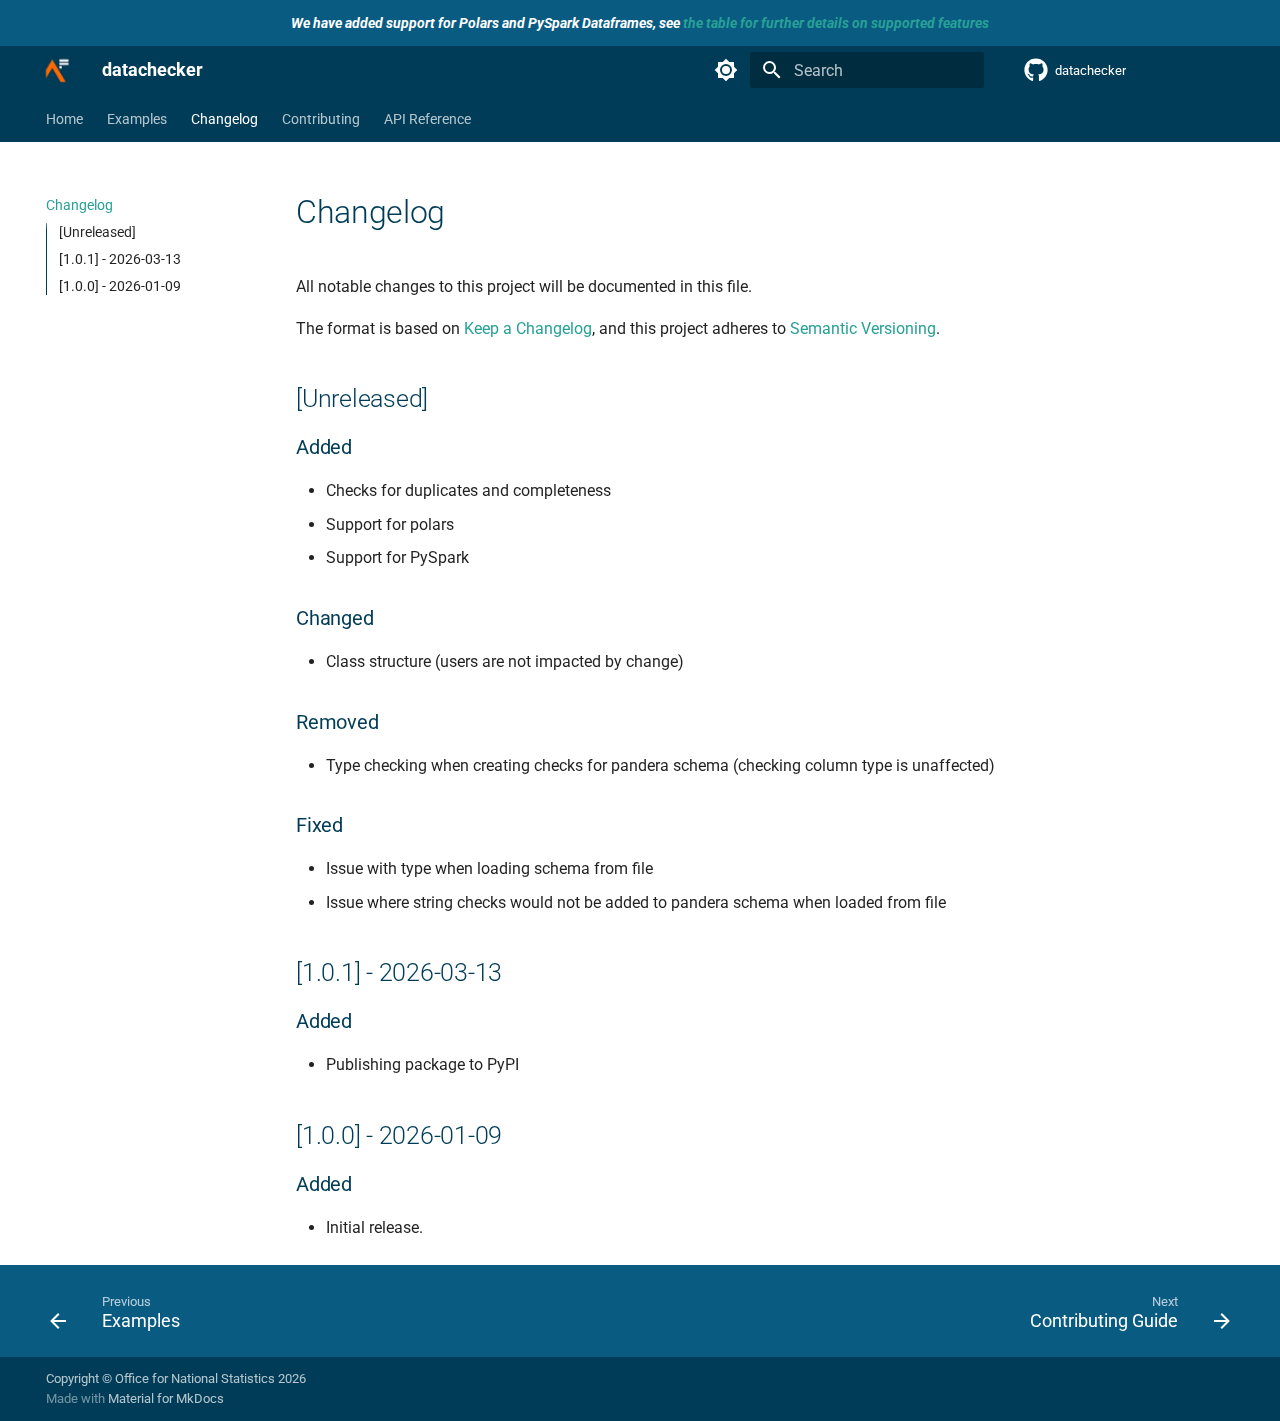
<file: changelog/index.html>
<!doctype html>
<html lang="en" class="no-js">
  <head>
    
      <meta charset="utf-8">
      <meta name="viewport" content="width=device-width,initial-scale=1">
      
        <meta name="description" content="A Python package for validating datasets against predefined checks.">
      
      
      
      
        <link rel="prev" href="../user_guide/examples/">
      
      
        <link rel="next" href="../contributor_guide/CONTRIBUTING/">
      
      
        
      
      
      <link rel="icon" href="../assets/images/favicon.png">
      <meta name="generator" content="mkdocs-1.6.1, mkdocs-material-9.7.5">
    
    
      
        <title>Changelog - datachecker</title>
      
    
    
      <link rel="stylesheet" href="../assets/stylesheets/main.484c7ddc.min.css">
      
        
        <link rel="stylesheet" href="../assets/stylesheets/palette.ab4e12ef.min.css">
      
      
  
  
    
      
      
    
  
    
      
      
    
  
    
      
      
    
  
    
      
      
    
  
    
      
      
    
  
    
      
      
    
  
    
      
      
    
  
    
      
      
    
  
    
      
      
    
  
    
      
      
    
  
    
      
      
    
  
    
      
      
    
  
  
  <style>:root{--md-admonition-icon--note:url('data:image/svg+xml;charset=utf-8,%3Csvg%20xmlns%3D%22http%3A//www.w3.org/2000/svg%22%20viewBox%3D%220%200%2016%2016%22%3E%3Cpath%20d%3D%22M1%207.775V2.75C1%201.784%201.784%201%202.75%201h5.025c.464%200%20.91.184%201.238.513l6.25%206.25a1.75%201.75%200%200%201%200%202.474l-5.026%205.026a1.75%201.75%200%200%201-2.474%200l-6.25-6.25A1.75%201.75%200%200%201%201%207.775m1.5%200c0%20.066.026.13.073.177l6.25%206.25a.25.25%200%200%200%20.354%200l5.025-5.025a.25.25%200%200%200%200-.354l-6.25-6.25a.25.25%200%200%200-.177-.073H2.75a.25.25%200%200%200-.25.25ZM6%205a1%201%200%201%201%200%202%201%201%200%200%201%200-2%22/%3E%3C/svg%3E');--md-admonition-icon--abstract:url('data:image/svg+xml;charset=utf-8,%3Csvg%20xmlns%3D%22http%3A//www.w3.org/2000/svg%22%20viewBox%3D%220%200%2016%2016%22%3E%3Cpath%20d%3D%22M2.5%201.75v11.5c0%20.138.112.25.25.25h3.17a.75.75%200%200%201%200%201.5H2.75A1.75%201.75%200%200%201%201%2013.25V1.75C1%20.784%201.784%200%202.75%200h8.5C12.216%200%2013%20.784%2013%201.75v7.736a.75.75%200%200%201-1.5%200V1.75a.25.25%200%200%200-.25-.25h-8.5a.25.25%200%200%200-.25.25m13.274%209.537zl-4.557%204.45a.75.75%200%200%201-1.055-.008l-1.943-1.95a.75.75%200%200%201%201.062-1.058l1.419%201.425%204.026-3.932a.75.75%200%201%201%201.048%201.074M4.75%204h4.5a.75.75%200%200%201%200%201.5h-4.5a.75.75%200%200%201%200-1.5M4%207.75A.75.75%200%200%201%204.75%207h2a.75.75%200%200%201%200%201.5h-2A.75.75%200%200%201%204%207.75%22/%3E%3C/svg%3E');--md-admonition-icon--info:url('data:image/svg+xml;charset=utf-8,%3Csvg%20xmlns%3D%22http%3A//www.w3.org/2000/svg%22%20viewBox%3D%220%200%2016%2016%22%3E%3Cpath%20d%3D%22M0%208a8%208%200%201%201%2016%200A8%208%200%200%201%200%208m8-6.5a6.5%206.5%200%201%200%200%2013%206.5%206.5%200%200%200%200-13M6.5%207.75A.75.75%200%200%201%207.25%207h1a.75.75%200%200%201%20.75.75v2.75h.25a.75.75%200%200%201%200%201.5h-2a.75.75%200%200%201%200-1.5h.25v-2h-.25a.75.75%200%200%201-.75-.75M8%206a1%201%200%201%201%200-2%201%201%200%200%201%200%202%22/%3E%3C/svg%3E');--md-admonition-icon--tip:url('data:image/svg+xml;charset=utf-8,%3Csvg%20xmlns%3D%22http%3A//www.w3.org/2000/svg%22%20viewBox%3D%220%200%2016%2016%22%3E%3Cpath%20d%3D%22M3.499.75a.75.75%200%200%201%201.5%200v.996C5.9%202.903%206.793%203.65%207.662%204.376l.24.202c-.036-.694.055-1.422.426-2.163C9.1.873%2010.794-.045%2012.622.26%2014.408.558%2016%201.94%2016%204.25c0%201.278-.954%202.575-2.44%202.734l.146.508.065.22c.203.701.412%201.455.476%202.226.142%201.707-.4%203.03-1.487%203.898C11.714%2014.671%2010.27%2015%208.75%2015h-6a.75.75%200%200%201%200-1.5h1.376a4.5%204.5%200%200%201-.563-1.191%203.84%203.84%200%200%201-.05-2.063%204.65%204.65%200%200%201-2.025-.293.75.75%200%200%201%20.525-1.406c1.357.507%202.376-.006%202.698-.318l.009-.01a.747.747%200%200%201%201.06%200%20.75.75%200%200%201-.012%201.074c-.912.92-.992%201.835-.768%202.586.221.74.745%201.337%201.196%201.621H8.75c1.343%200%202.398-.296%203.074-.836.635-.507%201.036-1.31.928-2.602-.05-.603-.216-1.224-.422-1.93l-.064-.221c-.12-.407-.246-.84-.353-1.29a2.4%202.4%200%200%201-.507-.441%203.1%203.1%200%200%201-.633-1.248.75.75%200%200%201%201.455-.364c.046.185.144.436.31.627.146.168.353.305.712.305.738%200%201.25-.615%201.25-1.25%200-1.47-.95-2.315-2.123-2.51-1.172-.196-2.227.387-2.706%201.345-.46.92-.27%201.774.019%203.062l.042.19.01.05c.348.443.666.949.94%201.553a.75.75%200%201%201-1.365.62c-.553-1.217-1.32-1.94-2.3-2.768L6.7%205.527c-.814-.68-1.75-1.462-2.692-2.619a3.7%203.7%200%200%200-1.023.88c-.406.495-.663%201.036-.722%201.508.116.122.306.21.591.239.388.038.797-.06%201.032-.19a.75.75%200%200%201%20.728%201.31c-.515.287-1.23.439-1.906.373-.682-.067-1.473-.38-1.879-1.193L.75%205.677V5.5c0-.984.48-1.94%201.077-2.664.46-.559%201.05-1.055%201.673-1.353z%22/%3E%3C/svg%3E');--md-admonition-icon--success:url('data:image/svg+xml;charset=utf-8,%3Csvg%20xmlns%3D%22http%3A//www.w3.org/2000/svg%22%20viewBox%3D%220%200%2016%2016%22%3E%3Cpath%20d%3D%22M13.78%204.22a.75.75%200%200%201%200%201.06l-7.25%207.25a.75.75%200%200%201-1.06%200L2.22%209.28a.75.75%200%200%201%20.018-1.042.75.75%200%200%201%201.042-.018L6%2010.94l6.72-6.72a.75.75%200%200%201%201.06%200%22/%3E%3C/svg%3E');--md-admonition-icon--question:url('data:image/svg+xml;charset=utf-8,%3Csvg%20xmlns%3D%22http%3A//www.w3.org/2000/svg%22%20viewBox%3D%220%200%2016%2016%22%3E%3Cpath%20d%3D%22M0%208a8%208%200%201%201%2016%200A8%208%200%200%201%200%208m8-6.5a6.5%206.5%200%201%200%200%2013%206.5%206.5%200%200%200%200-13M6.92%206.085h.001a.749.749%200%201%201-1.342-.67c.169-.339.436-.701.849-.977C6.845%204.16%207.369%204%208%204a2.76%202.76%200%200%201%201.637.525c.503.377.863.965.863%201.725%200%20.448-.115.83-.329%201.15-.205.307-.47.513-.692.662-.109.072-.22.138-.313.195l-.006.004a6%206%200%200%200-.26.16%201%201%200%200%200-.276.245.75.75%200%200%201-1.248-.832c.184-.264.42-.489.692-.661q.154-.1.313-.195l.007-.004c.1-.061.182-.11.258-.161a1%201%200%200%200%20.277-.245C8.96%206.514%209%206.427%209%206.25a.61.61%200%200%200-.262-.525A1.27%201.27%200%200%200%208%205.5c-.369%200-.595.09-.74.187a1%201%200%200%200-.34.398M9%2011a1%201%200%201%201-2%200%201%201%200%200%201%202%200%22/%3E%3C/svg%3E');--md-admonition-icon--warning:url('data:image/svg+xml;charset=utf-8,%3Csvg%20xmlns%3D%22http%3A//www.w3.org/2000/svg%22%20viewBox%3D%220%200%2016%2016%22%3E%3Cpath%20d%3D%22M6.457%201.047c.659-1.234%202.427-1.234%203.086%200l6.082%2011.378A1.75%201.75%200%200%201%2014.082%2015H1.918a1.75%201.75%200%200%201-1.543-2.575Zm1.763.707a.25.25%200%200%200-.44%200L1.698%2013.132a.25.25%200%200%200%20.22.368h12.164a.25.25%200%200%200%20.22-.368Zm.53%203.996v2.5a.75.75%200%200%201-1.5%200v-2.5a.75.75%200%200%201%201.5%200M9%2011a1%201%200%201%201-2%200%201%201%200%200%201%202%200%22/%3E%3C/svg%3E');--md-admonition-icon--failure:url('data:image/svg+xml;charset=utf-8,%3Csvg%20xmlns%3D%22http%3A//www.w3.org/2000/svg%22%20viewBox%3D%220%200%2016%2016%22%3E%3Cpath%20d%3D%22M2.344%202.343za8%208%200%200%201%2011.314%2011.314A8.002%208.002%200%200%201%20.234%2010.089a8%208%200%200%201%202.11-7.746m1.06%2010.253a6.5%206.5%200%201%200%209.108-9.275%206.5%206.5%200%200%200-9.108%209.275M6.03%204.97%208%206.94l1.97-1.97a.749.749%200%200%201%201.275.326.75.75%200%200%201-.215.734L9.06%208l1.97%201.97a.749.749%200%200%201-.326%201.275.75.75%200%200%201-.734-.215L8%209.06l-1.97%201.97a.749.749%200%200%201-1.275-.326.75.75%200%200%201%20.215-.734L6.94%208%204.97%206.03a.75.75%200%200%201%20.018-1.042.75.75%200%200%201%201.042-.018%22/%3E%3C/svg%3E');--md-admonition-icon--danger:url('data:image/svg+xml;charset=utf-8,%3Csvg%20xmlns%3D%22http%3A//www.w3.org/2000/svg%22%20viewBox%3D%220%200%2016%2016%22%3E%3Cpath%20d%3D%22M9.504.43a1.516%201.516%200%200%201%202.437%201.713L10.415%205.5h2.123c1.57%200%202.346%201.909%201.22%203.004l-7.34%207.142a1.25%201.25%200%200%201-.871.354h-.302a1.25%201.25%200%200%201-1.157-1.723L5.633%2010.5H3.462c-1.57%200-2.346-1.909-1.22-3.004zm1.047%201.074L3.286%208.571A.25.25%200%200%200%203.462%209H6.75a.75.75%200%200%201%20.694%201.034l-1.713%204.188%206.982-6.793A.25.25%200%200%200%2012.538%207H9.25a.75.75%200%200%201-.683-1.06l2.008-4.418.003-.006-.004-.009-.006-.006-.008-.001q-.005%200-.009.004%22/%3E%3C/svg%3E');--md-admonition-icon--bug:url('data:image/svg+xml;charset=utf-8,%3Csvg%20xmlns%3D%22http%3A//www.w3.org/2000/svg%22%20viewBox%3D%220%200%2016%2016%22%3E%3Cpath%20d%3D%22M4.72.22a.75.75%200%200%201%201.06%200l1%20.999a3.5%203.5%200%200%201%202.441%200l.999-1a.748.748%200%200%201%201.265.332.75.75%200%200%201-.205.729l-.775.776c.616.63.995%201.493.995%202.444v.327q0%20.15-.025.292c.408.14.764.392%201.029.722l1.968-.787a.75.75%200%200%201%20.556%201.392L13%207.258V9h2.25a.75.75%200%200%201%200%201.5H13v.5q-.002.615-.141%201.186l2.17.868a.75.75%200%200%201-.557%201.392l-2.184-.873A5%205%200%200%201%208%2016a5%205%200%200%201-4.288-2.427l-2.183.873a.75.75%200%200%201-.558-1.392l2.17-.868A5%205%200%200%201%203%2011v-.5H.75a.75.75%200%200%201%200-1.5H3V7.258L.971%206.446a.75.75%200%200%201%20.558-1.392l1.967.787c.265-.33.62-.583%201.03-.722a1.7%201.7%200%200%201-.026-.292V4.5c0-.951.38-1.814.995-2.444L4.72%201.28a.75.75%200%200%201%200-1.06m.53%206.28a.75.75%200%200%200-.75.75V11a3.5%203.5%200%201%200%207%200V7.25a.75.75%200%200%200-.75-.75ZM6.173%205h3.654A.17.17%200%200%200%2010%204.827V4.5a2%202%200%201%200-4%200v.327c0%20.096.077.173.173.173%22/%3E%3C/svg%3E');--md-admonition-icon--example:url('data:image/svg+xml;charset=utf-8,%3Csvg%20xmlns%3D%22http%3A//www.w3.org/2000/svg%22%20viewBox%3D%220%200%2016%2016%22%3E%3Cpath%20d%3D%22M5%205.782V2.5h-.25a.75.75%200%200%201%200-1.5h6.5a.75.75%200%200%201%200%201.5H11v3.282l3.666%205.76C15.619%2013.04%2014.543%2015%2012.767%2015H3.233c-1.776%200-2.852-1.96-1.899-3.458Zm-2.4%206.565a.75.75%200%200%200%20.633%201.153h9.534a.75.75%200%200%200%20.633-1.153L12.225%2010.5h-8.45ZM9.5%202.5h-3V6c0%20.143-.04.283-.117.403L4.73%209h6.54L9.617%206.403A.75.75%200%200%201%209.5%206Z%22/%3E%3C/svg%3E');--md-admonition-icon--quote:url('data:image/svg+xml;charset=utf-8,%3Csvg%20xmlns%3D%22http%3A//www.w3.org/2000/svg%22%20viewBox%3D%220%200%2016%2016%22%3E%3Cpath%20d%3D%22M1.75%202.5h10.5a.75.75%200%200%201%200%201.5H1.75a.75.75%200%200%201%200-1.5m4%205h8.5a.75.75%200%200%201%200%201.5h-8.5a.75.75%200%200%201%200-1.5m0%205h8.5a.75.75%200%200%201%200%201.5h-8.5a.75.75%200%200%201%200-1.5M2.5%207.75v6a.75.75%200%200%201-1.5%200v-6a.75.75%200%200%201%201.5%200%22/%3E%3C/svg%3E');}</style>



    
    
      
    
    
      
        
        
        <link rel="preconnect" href="https://fonts.gstatic.com" crossorigin>
        <link rel="stylesheet" href="https://fonts.googleapis.com/css?family=Roboto:300,300i,400,400i,700,700i%7CRoboto+Mono:400,400i,700,700i&display=fallback">
        <style>:root{--md-text-font:"Roboto";--md-code-font:"Roboto Mono"}</style>
      
    
    
      <link rel="stylesheet" href="../assets/_mkdocstrings.css">
    
      <link rel="stylesheet" href="../assets/mkdocs_custom.css">
    
    <script>__md_scope=new URL("..",location),__md_hash=e=>[...e].reduce(((e,_)=>(e<<5)-e+_.charCodeAt(0)),0),__md_get=(e,_=localStorage,t=__md_scope)=>JSON.parse(_.getItem(t.pathname+"."+e)),__md_set=(e,_,t=localStorage,a=__md_scope)=>{try{t.setItem(a.pathname+"."+e,JSON.stringify(_))}catch(e){}}</script>
    
      

    
    
  </head>
  
  
    
    
      
    
    
    
    
    <body dir="ltr" data-md-color-scheme="default" data-md-color-primary="custom" data-md-color-accent="custom">
  
    
    <input class="md-toggle" data-md-toggle="drawer" type="checkbox" id="__drawer" autocomplete="off">
    <input class="md-toggle" data-md-toggle="search" type="checkbox" id="__search" autocomplete="off">
    <label class="md-overlay" for="__drawer"></label>
    <div data-md-component="skip">
      
        
        <a href="#changelog" class="md-skip">
          Skip to content
        </a>
      
    </div>
    <div data-md-component="announce">
      
        <aside class="md-banner">
          <div class="md-banner__inner md-grid md-typeset">
            
            
  <!-- Add announcement here, including arbitrary HTML -->
  <div style="text-align: center;">
    <strong><em>We have added support for Polars and PySpark Dataframes, see <a href="/#pandas-polars-and-pyspark-check-status">the table for further details on supported features</a></em></strong>
  </div>

          </div>
          
        </aside>
      
    </div>
    
    
      

  

<header class="md-header md-header--shadow md-header--lifted" data-md-component="header">
  <nav class="md-header__inner md-grid" aria-label="Header">
    <a href=".." title="datachecker" class="md-header__button md-logo" aria-label="datachecker" data-md-component="logo">
      
  <img src="../images/af.png" alt="logo">

    </a>
    <label class="md-header__button md-icon" for="__drawer">
      
      <svg xmlns="http://www.w3.org/2000/svg" viewBox="0 0 24 24"><path d="M3 6h18v2H3zm0 5h18v2H3zm0 5h18v2H3z"/></svg>
    </label>
    <div class="md-header__title" data-md-component="header-title">
      <div class="md-header__ellipsis">
        <div class="md-header__topic">
          <span class="md-ellipsis">
            datachecker
          </span>
        </div>
        <div class="md-header__topic" data-md-component="header-topic">
          <span class="md-ellipsis">
            
              Changelog
            
          </span>
        </div>
      </div>
    </div>
    
      
        <form class="md-header__option" data-md-component="palette">
  
    
    
    
    <input class="md-option" data-md-color-media="(prefers-color-scheme: light)" data-md-color-scheme="default" data-md-color-primary="custom" data-md-color-accent="custom"  aria-label="Switch to dark mode"  type="radio" name="__palette" id="__palette_0">
    
      <label class="md-header__button md-icon" title="Switch to dark mode" for="__palette_1" hidden>
        <svg xmlns="http://www.w3.org/2000/svg" viewBox="0 0 24 24"><path d="M12 8a4 4 0 0 0-4 4 4 4 0 0 0 4 4 4 4 0 0 0 4-4 4 4 0 0 0-4-4m0 10a6 6 0 0 1-6-6 6 6 0 0 1 6-6 6 6 0 0 1 6 6 6 6 0 0 1-6 6m8-9.31V4h-4.69L12 .69 8.69 4H4v4.69L.69 12 4 15.31V20h4.69L12 23.31 15.31 20H20v-4.69L23.31 12z"/></svg>
      </label>
    
  
    
    
    
    <input class="md-option" data-md-color-media="(prefers-color-scheme: dark)" data-md-color-scheme="slate" data-md-color-primary="custom" data-md-color-accent="red"  aria-label="Switch to light mode"  type="radio" name="__palette" id="__palette_1">
    
      <label class="md-header__button md-icon" title="Switch to light mode" for="__palette_0" hidden>
        <svg xmlns="http://www.w3.org/2000/svg" viewBox="0 0 24 24"><path d="M12 18c-.89 0-1.74-.2-2.5-.55C11.56 16.5 13 14.42 13 12s-1.44-4.5-3.5-5.45C10.26 6.2 11.11 6 12 6a6 6 0 0 1 6 6 6 6 0 0 1-6 6m8-9.31V4h-4.69L12 .69 8.69 4H4v4.69L.69 12 4 15.31V20h4.69L12 23.31 15.31 20H20v-4.69L23.31 12z"/></svg>
      </label>
    
  
</form>
      
    
    
      <script>var palette=__md_get("__palette");if(palette&&palette.color){if("(prefers-color-scheme)"===palette.color.media){var media=matchMedia("(prefers-color-scheme: light)"),input=document.querySelector(media.matches?"[data-md-color-media='(prefers-color-scheme: light)']":"[data-md-color-media='(prefers-color-scheme: dark)']");palette.color.media=input.getAttribute("data-md-color-media"),palette.color.scheme=input.getAttribute("data-md-color-scheme"),palette.color.primary=input.getAttribute("data-md-color-primary"),palette.color.accent=input.getAttribute("data-md-color-accent")}for(var[key,value]of Object.entries(palette.color))document.body.setAttribute("data-md-color-"+key,value)}</script>
    
    
    
      
      
        <label class="md-header__button md-icon" for="__search">
          
          <svg xmlns="http://www.w3.org/2000/svg" viewBox="0 0 24 24"><path d="M9.5 3A6.5 6.5 0 0 1 16 9.5c0 1.61-.59 3.09-1.56 4.23l.27.27h.79l5 5-1.5 1.5-5-5v-.79l-.27-.27A6.52 6.52 0 0 1 9.5 16 6.5 6.5 0 0 1 3 9.5 6.5 6.5 0 0 1 9.5 3m0 2C7 5 5 7 5 9.5S7 14 9.5 14 14 12 14 9.5 12 5 9.5 5"/></svg>
        </label>
        <div class="md-search" data-md-component="search" role="dialog">
  <label class="md-search__overlay" for="__search"></label>
  <div class="md-search__inner" role="search">
    <form class="md-search__form" name="search">
      <input type="text" class="md-search__input" name="query" aria-label="Search" placeholder="Search" autocapitalize="off" autocorrect="off" autocomplete="off" spellcheck="false" data-md-component="search-query" required>
      <label class="md-search__icon md-icon" for="__search">
        
        <svg xmlns="http://www.w3.org/2000/svg" viewBox="0 0 24 24"><path d="M9.5 3A6.5 6.5 0 0 1 16 9.5c0 1.61-.59 3.09-1.56 4.23l.27.27h.79l5 5-1.5 1.5-5-5v-.79l-.27-.27A6.52 6.52 0 0 1 9.5 16 6.5 6.5 0 0 1 3 9.5 6.5 6.5 0 0 1 9.5 3m0 2C7 5 5 7 5 9.5S7 14 9.5 14 14 12 14 9.5 12 5 9.5 5"/></svg>
        
        <svg xmlns="http://www.w3.org/2000/svg" viewBox="0 0 24 24"><path d="M20 11v2H8l5.5 5.5-1.42 1.42L4.16 12l7.92-7.92L13.5 5.5 8 11z"/></svg>
      </label>
      <nav class="md-search__options" aria-label="Search">
        
        <button type="reset" class="md-search__icon md-icon" title="Clear" aria-label="Clear" tabindex="-1">
          
          <svg xmlns="http://www.w3.org/2000/svg" viewBox="0 0 24 24"><path d="M19 6.41 17.59 5 12 10.59 6.41 5 5 6.41 10.59 12 5 17.59 6.41 19 12 13.41 17.59 19 19 17.59 13.41 12z"/></svg>
        </button>
      </nav>
      
        <div class="md-search__suggest" data-md-component="search-suggest"></div>
      
    </form>
    <div class="md-search__output">
      <div class="md-search__scrollwrap" tabindex="0" data-md-scrollfix>
        <div class="md-search-result" data-md-component="search-result">
          <div class="md-search-result__meta">
            Initializing search
          </div>
          <ol class="md-search-result__list" role="presentation"></ol>
        </div>
      </div>
    </div>
  </div>
</div>
      
    
    
      <div class="md-header__source">
        <a href="https://github.com/ONSdigital/datachecker" title="Go to repository" class="md-source" data-md-component="source">
  <div class="md-source__icon md-icon">
    
    <svg xmlns="http://www.w3.org/2000/svg" viewBox="0 0 512 512"><!--! Font Awesome Free 7.1.0 by @fontawesome - https://fontawesome.com License - https://fontawesome.com/license/free (Icons: CC BY 4.0, Fonts: SIL OFL 1.1, Code: MIT License) Copyright 2025 Fonticons, Inc.--><path d="M173.9 397.4c0 2-2.3 3.6-5.2 3.6-3.3.3-5.6-1.3-5.6-3.6 0-2 2.3-3.6 5.2-3.6 3-.3 5.6 1.3 5.6 3.6m-31.1-4.5c-.7 2 1.3 4.3 4.3 4.9 2.6 1 5.6 0 6.2-2s-1.3-4.3-4.3-5.2c-2.6-.7-5.5.3-6.2 2.3m44.2-1.7c-2.9.7-4.9 2.6-4.6 4.9.3 2 2.9 3.3 5.9 2.6 2.9-.7 4.9-2.6 4.6-4.6-.3-1.9-3-3.2-5.9-2.9M252.8 8C114.1 8 8 113.3 8 252c0 110.9 69.8 205.8 169.5 239.2 12.8 2.3 17.3-5.6 17.3-12.1 0-6.2-.3-40.4-.3-61.4 0 0-70 15-84.7-29.8 0 0-11.4-29.1-27.8-36.6 0 0-22.9-15.7 1.6-15.4 0 0 24.9 2 38.6 25.8 21.9 38.6 58.6 27.5 72.9 20.9 2.3-16 8.8-27.1 16-33.7-55.9-6.2-112.3-14.3-112.3-110.5 0-27.5 7.6-41.3 23.6-58.9-2.6-6.5-11.1-33.3 2.6-67.9 20.9-6.5 69 27 69 27 20-5.6 41.5-8.5 62.8-8.5s42.8 2.9 62.8 8.5c0 0 48.1-33.6 69-27 13.7 34.7 5.2 61.4 2.6 67.9 16 17.7 25.8 31.5 25.8 58.9 0 96.5-58.9 104.2-114.8 110.5 9.2 7.9 17 22.9 17 46.4 0 33.7-.3 75.4-.3 83.6 0 6.5 4.6 14.4 17.3 12.1C436.2 457.8 504 362.9 504 252 504 113.3 391.5 8 252.8 8M105.2 352.9c-1.3 1-1 3.3.7 5.2 1.6 1.6 3.9 2.3 5.2 1 1.3-1 1-3.3-.7-5.2-1.6-1.6-3.9-2.3-5.2-1m-10.8-8.1c-.7 1.3.3 2.9 2.3 3.9 1.6 1 3.6.7 4.3-.7.7-1.3-.3-2.9-2.3-3.9-2-.6-3.6-.3-4.3.7m32.4 35.6c-1.6 1.3-1 4.3 1.3 6.2 2.3 2.3 5.2 2.6 6.5 1 1.3-1.3.7-4.3-1.3-6.2-2.2-2.3-5.2-2.6-6.5-1m-11.4-14.7c-1.6 1-1.6 3.6 0 5.9s4.3 3.3 5.6 2.3c1.6-1.3 1.6-3.9 0-6.2-1.4-2.3-4-3.3-5.6-2"/></svg>
  </div>
  <div class="md-source__repository">
    datachecker
  </div>
</a>
      </div>
    
  </nav>
  
    
      
<nav class="md-tabs" aria-label="Tabs" data-md-component="tabs">
  <div class="md-grid">
    <ul class="md-tabs__list">
      
        
  
  
  
  
    <li class="md-tabs__item">
      <a href=".." class="md-tabs__link">
        
  
  
    
  
  Home

      </a>
    </li>
  

      
        
  
  
  
  
    <li class="md-tabs__item">
      <a href="../user_guide/examples/" class="md-tabs__link">
        
  
  
    
  
  Examples

      </a>
    </li>
  

      
        
  
  
  
    
  
  
    <li class="md-tabs__item md-tabs__item--active">
      <a href="./" class="md-tabs__link">
        
  
  
    
  
  Changelog

      </a>
    </li>
  

      
        
  
  
  
  
    
    
      <li class="md-tabs__item">
        <a href="../contributor_guide/CONTRIBUTING/" class="md-tabs__link">
          
  
  
  Contributing

        </a>
      </li>
    
  

      
        
  
  
  
  
    
    
      <li class="md-tabs__item">
        <a href="../api_reference/main/" class="md-tabs__link">
          
  
  
  API Reference

        </a>
      </li>
    
  

      
    </ul>
  </div>
</nav>
    
  
</header>
    
    <div class="md-container" data-md-component="container">
      
      
        
      
      <main class="md-main" data-md-component="main">
        <div class="md-main__inner md-grid">
          
            
              
              <div class="md-sidebar md-sidebar--primary" data-md-component="sidebar" data-md-type="navigation" >
                <div class="md-sidebar__scrollwrap">
                  <div class="md-sidebar__inner">
                    


  


  

<nav class="md-nav md-nav--primary md-nav--lifted md-nav--integrated" aria-label="Navigation" data-md-level="0">
  <label class="md-nav__title" for="__drawer">
    <a href=".." title="datachecker" class="md-nav__button md-logo" aria-label="datachecker" data-md-component="logo">
      
  <img src="../images/af.png" alt="logo">

    </a>
    datachecker
  </label>
  
    <div class="md-nav__source">
      <a href="https://github.com/ONSdigital/datachecker" title="Go to repository" class="md-source" data-md-component="source">
  <div class="md-source__icon md-icon">
    
    <svg xmlns="http://www.w3.org/2000/svg" viewBox="0 0 512 512"><!--! Font Awesome Free 7.1.0 by @fontawesome - https://fontawesome.com License - https://fontawesome.com/license/free (Icons: CC BY 4.0, Fonts: SIL OFL 1.1, Code: MIT License) Copyright 2025 Fonticons, Inc.--><path d="M173.9 397.4c0 2-2.3 3.6-5.2 3.6-3.3.3-5.6-1.3-5.6-3.6 0-2 2.3-3.6 5.2-3.6 3-.3 5.6 1.3 5.6 3.6m-31.1-4.5c-.7 2 1.3 4.3 4.3 4.9 2.6 1 5.6 0 6.2-2s-1.3-4.3-4.3-5.2c-2.6-.7-5.5.3-6.2 2.3m44.2-1.7c-2.9.7-4.9 2.6-4.6 4.9.3 2 2.9 3.3 5.9 2.6 2.9-.7 4.9-2.6 4.6-4.6-.3-1.9-3-3.2-5.9-2.9M252.8 8C114.1 8 8 113.3 8 252c0 110.9 69.8 205.8 169.5 239.2 12.8 2.3 17.3-5.6 17.3-12.1 0-6.2-.3-40.4-.3-61.4 0 0-70 15-84.7-29.8 0 0-11.4-29.1-27.8-36.6 0 0-22.9-15.7 1.6-15.4 0 0 24.9 2 38.6 25.8 21.9 38.6 58.6 27.5 72.9 20.9 2.3-16 8.8-27.1 16-33.7-55.9-6.2-112.3-14.3-112.3-110.5 0-27.5 7.6-41.3 23.6-58.9-2.6-6.5-11.1-33.3 2.6-67.9 20.9-6.5 69 27 69 27 20-5.6 41.5-8.5 62.8-8.5s42.8 2.9 62.8 8.5c0 0 48.1-33.6 69-27 13.7 34.7 5.2 61.4 2.6 67.9 16 17.7 25.8 31.5 25.8 58.9 0 96.5-58.9 104.2-114.8 110.5 9.2 7.9 17 22.9 17 46.4 0 33.7-.3 75.4-.3 83.6 0 6.5 4.6 14.4 17.3 12.1C436.2 457.8 504 362.9 504 252 504 113.3 391.5 8 252.8 8M105.2 352.9c-1.3 1-1 3.3.7 5.2 1.6 1.6 3.9 2.3 5.2 1 1.3-1 1-3.3-.7-5.2-1.6-1.6-3.9-2.3-5.2-1m-10.8-8.1c-.7 1.3.3 2.9 2.3 3.9 1.6 1 3.6.7 4.3-.7.7-1.3-.3-2.9-2.3-3.9-2-.6-3.6-.3-4.3.7m32.4 35.6c-1.6 1.3-1 4.3 1.3 6.2 2.3 2.3 5.2 2.6 6.5 1 1.3-1.3.7-4.3-1.3-6.2-2.2-2.3-5.2-2.6-6.5-1m-11.4-14.7c-1.6 1-1.6 3.6 0 5.9s4.3 3.3 5.6 2.3c1.6-1.3 1.6-3.9 0-6.2-1.4-2.3-4-3.3-5.6-2"/></svg>
  </div>
  <div class="md-source__repository">
    datachecker
  </div>
</a>
    </div>
  
  <ul class="md-nav__list" data-md-scrollfix>
    
      
      
  
  
  
  
    <li class="md-nav__item">
      <a href=".." class="md-nav__link">
        
  
  
  <span class="md-ellipsis">
    
  
    Home
  

    
  </span>
  
  

      </a>
    </li>
  

    
      
      
  
  
  
  
    <li class="md-nav__item">
      <a href="../user_guide/examples/" class="md-nav__link">
        
  
  
  <span class="md-ellipsis">
    
  
    Examples
  

    
  </span>
  
  

      </a>
    </li>
  

    
      
      
  
  
    
  
  
  
    <li class="md-nav__item md-nav__item--active">
      
      <input class="md-nav__toggle md-toggle" type="checkbox" id="__toc">
      
      
        
      
      
        <label class="md-nav__link md-nav__link--active" for="__toc">
          
  
  
  <span class="md-ellipsis">
    
  
    Changelog
  

    
  </span>
  
  

          <span class="md-nav__icon md-icon"></span>
        </label>
      
      <a href="./" class="md-nav__link md-nav__link--active">
        
  
  
  <span class="md-ellipsis">
    
  
    Changelog
  

    
  </span>
  
  

      </a>
      
        

<nav class="md-nav md-nav--secondary" aria-label="Table of contents">
  
  
  
    
  
  
    <label class="md-nav__title" for="__toc">
      <span class="md-nav__icon md-icon"></span>
      Table of contents
    </label>
    <ul class="md-nav__list" data-md-component="toc" data-md-scrollfix>
      
        <li class="md-nav__item">
  <a href="#unreleased" class="md-nav__link">
    <span class="md-ellipsis">
      
        [Unreleased]
      
    </span>
  </a>
  
</li>
      
        <li class="md-nav__item">
  <a href="#101-2026-03-13" class="md-nav__link">
    <span class="md-ellipsis">
      
        [1.0.1] - 2026-03-13
      
    </span>
  </a>
  
</li>
      
        <li class="md-nav__item">
  <a href="#100-2026-01-09" class="md-nav__link">
    <span class="md-ellipsis">
      
        [1.0.0] - 2026-01-09
      
    </span>
  </a>
  
</li>
      
    </ul>
  
</nav>
      
    </li>
  

    
      
      
  
  
  
  
    
    
    
    
      
      
        
      
    
    
    <li class="md-nav__item md-nav__item--nested">
      
        
        
          
        
        <input class="md-nav__toggle md-toggle md-toggle--indeterminate" type="checkbox" id="__nav_4" >
        
          
          <label class="md-nav__link" for="__nav_4" id="__nav_4_label" tabindex="0">
            
  
  
  <span class="md-ellipsis">
    
  
    Contributing
  

    
  </span>
  
  

            <span class="md-nav__icon md-icon"></span>
          </label>
        
        <nav class="md-nav" data-md-level="1" aria-labelledby="__nav_4_label" aria-expanded="false">
          <label class="md-nav__title" for="__nav_4">
            <span class="md-nav__icon md-icon"></span>
            
  
    Contributing
  

          </label>
          <ul class="md-nav__list" data-md-scrollfix>
            
              
                
  
  
  
  
    <li class="md-nav__item">
      <a href="../contributor_guide/CONTRIBUTING/" class="md-nav__link">
        
  
  
  <span class="md-ellipsis">
    
  
    Contributing Guide
  

    
  </span>
  
  

      </a>
    </li>
  

              
            
              
                
  
  
  
  
    <li class="md-nav__item">
      <a href="../contributor_guide/CODE_OF_CONDUCT/" class="md-nav__link">
        
  
  
  <span class="md-ellipsis">
    
  
    Code of Conduct
  

    
  </span>
  
  

      </a>
    </li>
  

              
            
              
                
  
  
  
  
    <li class="md-nav__item">
      <a href="../contributor_guide/using_pytest/" class="md-nav__link">
        
  
  
  <span class="md-ellipsis">
    
  
    Using Pytest
  

    
  </span>
  
  

      </a>
    </li>
  

              
            
          </ul>
        </nav>
      
    </li>
  

    
      
      
  
  
  
  
    
    
    
    
      
      
        
      
    
    
    <li class="md-nav__item md-nav__item--nested">
      
        
        
          
        
        <input class="md-nav__toggle md-toggle md-toggle--indeterminate" type="checkbox" id="__nav_5" >
        
          
          <label class="md-nav__link" for="__nav_5" id="__nav_5_label" tabindex="0">
            
  
  
  <span class="md-ellipsis">
    
  
    API Reference
  

    
  </span>
  
  

            <span class="md-nav__icon md-icon"></span>
          </label>
        
        <nav class="md-nav" data-md-level="1" aria-labelledby="__nav_5_label" aria-expanded="false">
          <label class="md-nav__title" for="__nav_5">
            <span class="md-nav__icon md-icon"></span>
            
  
    API Reference
  

          </label>
          <ul class="md-nav__list" data-md-scrollfix>
            
              
                
  
  
  
  
    <li class="md-nav__item">
      <a href="../api_reference/main/" class="md-nav__link">
        
  
  
  <span class="md-ellipsis">
    
  
    main
  

    
  </span>
  
  

      </a>
    </li>
  

              
            
              
                
  
  
  
  
    <li class="md-nav__item">
      <a href="../api_reference/checks/" class="md-nav__link">
        
  
  
  <span class="md-ellipsis">
    
  
    checks
  

    
  </span>
  
  

      </a>
    </li>
  

              
            
              
                
  
  
  
  
    <li class="md-nav__item">
      <a href="../api_reference/schema_loader/" class="md-nav__link">
        
  
  
  <span class="md-ellipsis">
    
  
    schema loader
  

    
  </span>
  
  

      </a>
    </li>
  

              
            
              
                
  
  
  
  
    <li class="md-nav__item">
      <a href="../api_reference/validator_exporter/" class="md-nav__link">
        
  
  
  <span class="md-ellipsis">
    
  
    validator exporter
  

    
  </span>
  
  

      </a>
    </li>
  

              
            
          </ul>
        </nav>
      
    </li>
  

    
  </ul>
</nav>
                  </div>
                </div>
              </div>
            
            
          
          
            <div class="md-content" data-md-component="content">
              
                



  


              
              <article class="md-content__inner md-typeset">
                
                  


  
  


<h1 id="changelog">Changelog</h1>
<p>All notable changes to this project will be documented in this file.</p>
<p>The format is based on <a href="https://keepachangelog.com/en/1.0.0/">Keep a Changelog</a>, 
and this project adheres to <a href="https://semver.org/spec/v2.0.0.html">Semantic Versioning</a>.</p>
<h2 id="unreleased">[Unreleased]</h2>
<h3 id="added">Added</h3>
<ul>
<li>Checks for duplicates and completeness</li>
<li>Support for polars</li>
<li>Support for PySpark</li>
</ul>
<h3 id="changed">Changed</h3>
<ul>
<li>Class structure (users are not impacted by change)</li>
</ul>
<h3 id="removed">Removed</h3>
<ul>
<li>Type checking when creating checks for pandera schema (checking column type is unaffected)</li>
</ul>
<h3 id="fixed">Fixed</h3>
<ul>
<li>Issue with type when loading schema from file</li>
<li>Issue where string checks would not be added to pandera schema when loaded from file</li>
</ul>
<h2 id="101-2026-03-13">[1.0.1] - 2026-03-13</h2>
<h3 id="added_1">Added</h3>
<ul>
<li>Publishing package to PyPI</li>
</ul>
<h2 id="100-2026-01-09">[1.0.0] - 2026-01-09</h2>
<h3 id="added_2">Added</h3>
<ul>
<li>Initial release.</li>
</ul>












                
              </article>
            </div>
          
          
<script>var target=document.getElementById(location.hash.slice(1));target&&target.name&&(target.checked=target.name.startsWith("__tabbed_"))</script>
        </div>
        
          <button type="button" class="md-top md-icon" data-md-component="top" hidden>
  
  <svg xmlns="http://www.w3.org/2000/svg" viewBox="0 0 24 24"><path d="M13 20h-2V8l-5.5 5.5-1.42-1.42L12 4.16l7.92 7.92-1.42 1.42L13 8z"/></svg>
  Back to top
</button>
        
      </main>
      
        <footer class="md-footer">
  
    
      
      <nav class="md-footer__inner md-grid" aria-label="Footer" >
        
          
          <a href="../user_guide/examples/" class="md-footer__link md-footer__link--prev" aria-label="Previous: Examples">
            <div class="md-footer__button md-icon">
              
              <svg xmlns="http://www.w3.org/2000/svg" viewBox="0 0 24 24"><path d="M20 11v2H8l5.5 5.5-1.42 1.42L4.16 12l7.92-7.92L13.5 5.5 8 11z"/></svg>
            </div>
            <div class="md-footer__title">
              <span class="md-footer__direction">
                Previous
              </span>
              <div class="md-ellipsis">
                Examples
              </div>
            </div>
          </a>
        
        
          
          <a href="../contributor_guide/CONTRIBUTING/" class="md-footer__link md-footer__link--next" aria-label="Next: Contributing Guide">
            <div class="md-footer__title">
              <span class="md-footer__direction">
                Next
              </span>
              <div class="md-ellipsis">
                Contributing Guide
              </div>
            </div>
            <div class="md-footer__button md-icon">
              
              <svg xmlns="http://www.w3.org/2000/svg" viewBox="0 0 24 24"><path d="M4 11v2h12l-5.5 5.5 1.42 1.42L19.84 12l-7.92-7.92L10.5 5.5 16 11z"/></svg>
            </div>
          </a>
        
      </nav>
    
  
  <div class="md-footer-meta md-typeset">
    <div class="md-footer-meta__inner md-grid">
      <div class="md-copyright">
  
    <div class="md-copyright__highlight">
      Copyright &copy; Office for National Statistics 2026
    </div>
  
  
    Made with
    <a href="https://squidfunk.github.io/mkdocs-material/" target="_blank" rel="noopener">
      Material for MkDocs
    </a>
  
</div>
      
    </div>
  </div>
</footer>
      
    </div>
    <div class="md-dialog" data-md-component="dialog">
      <div class="md-dialog__inner md-typeset"></div>
    </div>
    
    
    
      
      
      <script id="__config" type="application/json">{"annotate": null, "base": "..", "features": ["content.code.copy", "content.code.annotate", "navigation.path", "navigation.sections", "toc.integrate", "navigation.tabs", "search.suggest", "navigation.top", "navigation.expand", "navigation.tabs.sticky", "navigation.footer"], "search": "../assets/javascripts/workers/search.2c215733.min.js", "tags": null, "translations": {"clipboard.copied": "Copied to clipboard", "clipboard.copy": "Copy to clipboard", "search.result.more.one": "1 more on this page", "search.result.more.other": "# more on this page", "search.result.none": "No matching documents", "search.result.one": "1 matching document", "search.result.other": "# matching documents", "search.result.placeholder": "Type to start searching", "search.result.term.missing": "Missing", "select.version": "Select version"}, "version": null}</script>
    
    
      <script src="../assets/javascripts/bundle.79ae519e.min.js"></script>
      
    
  </body>
</html>
</file>
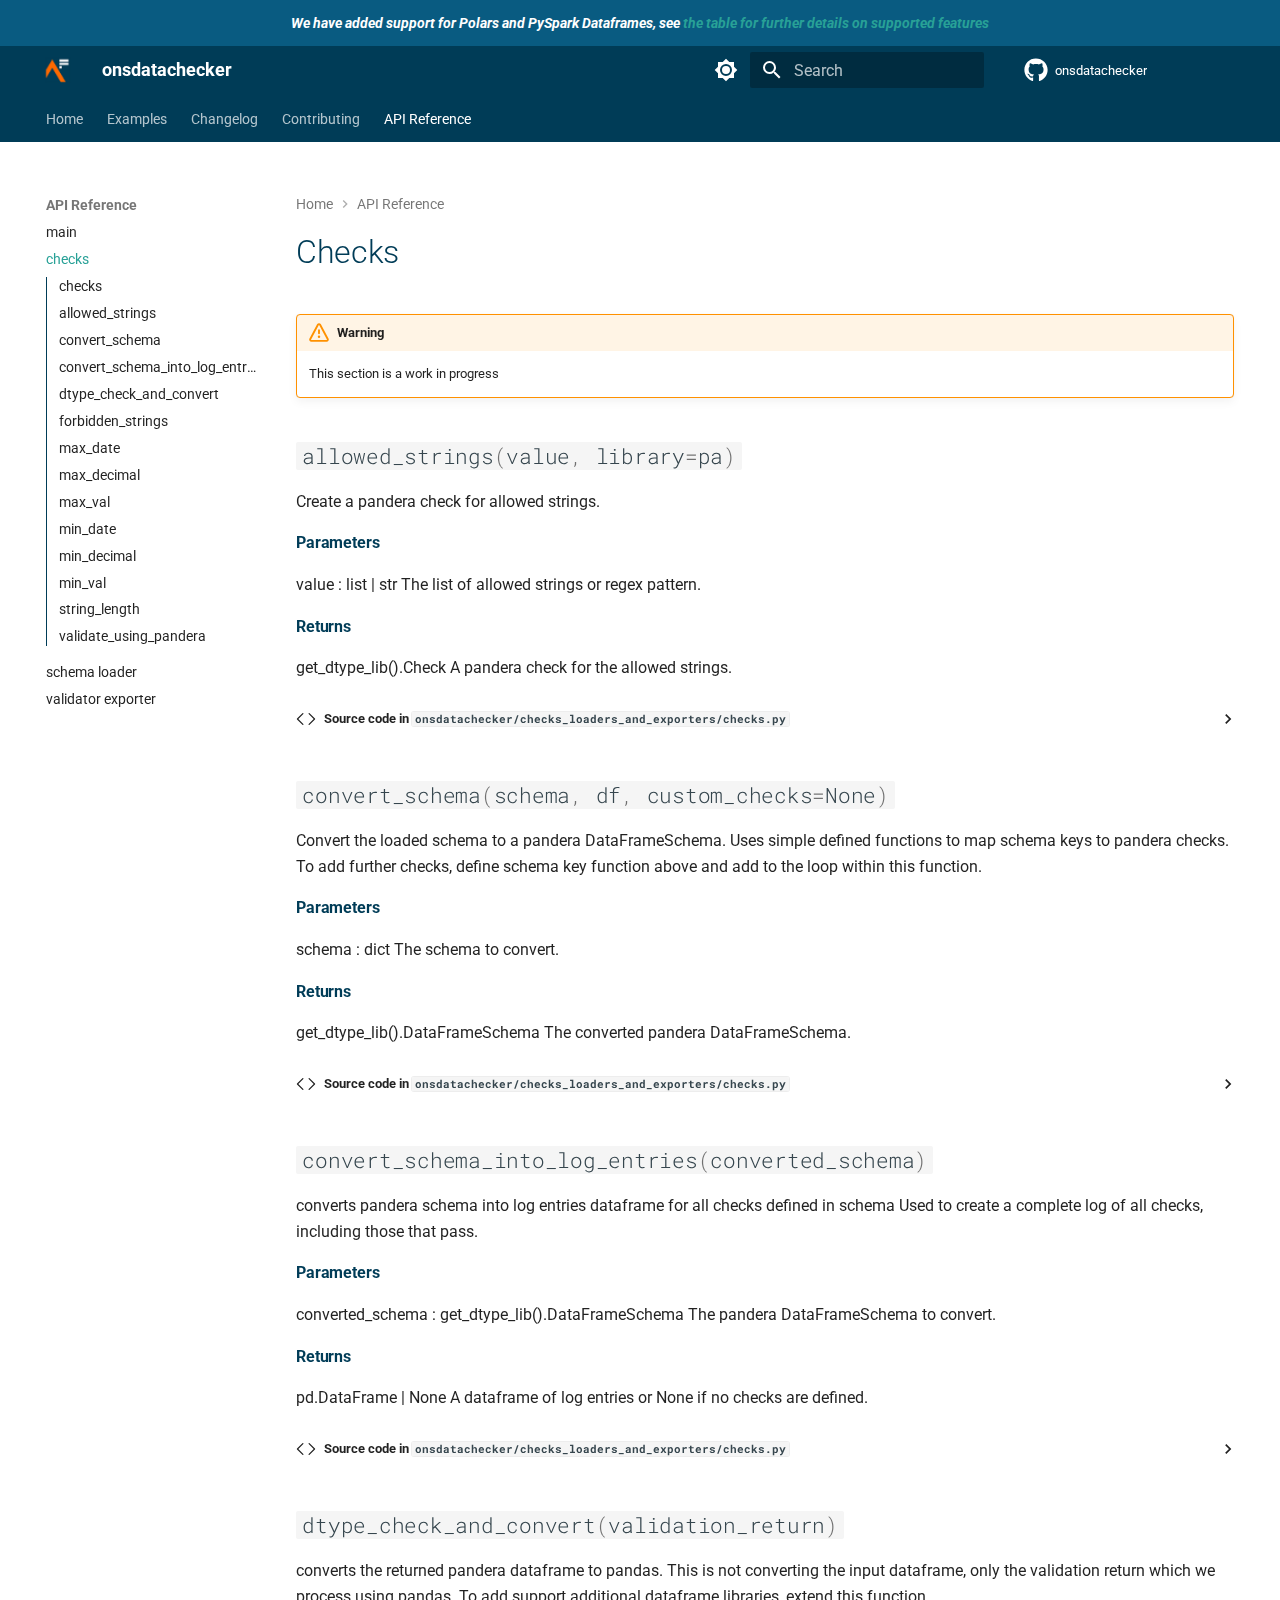
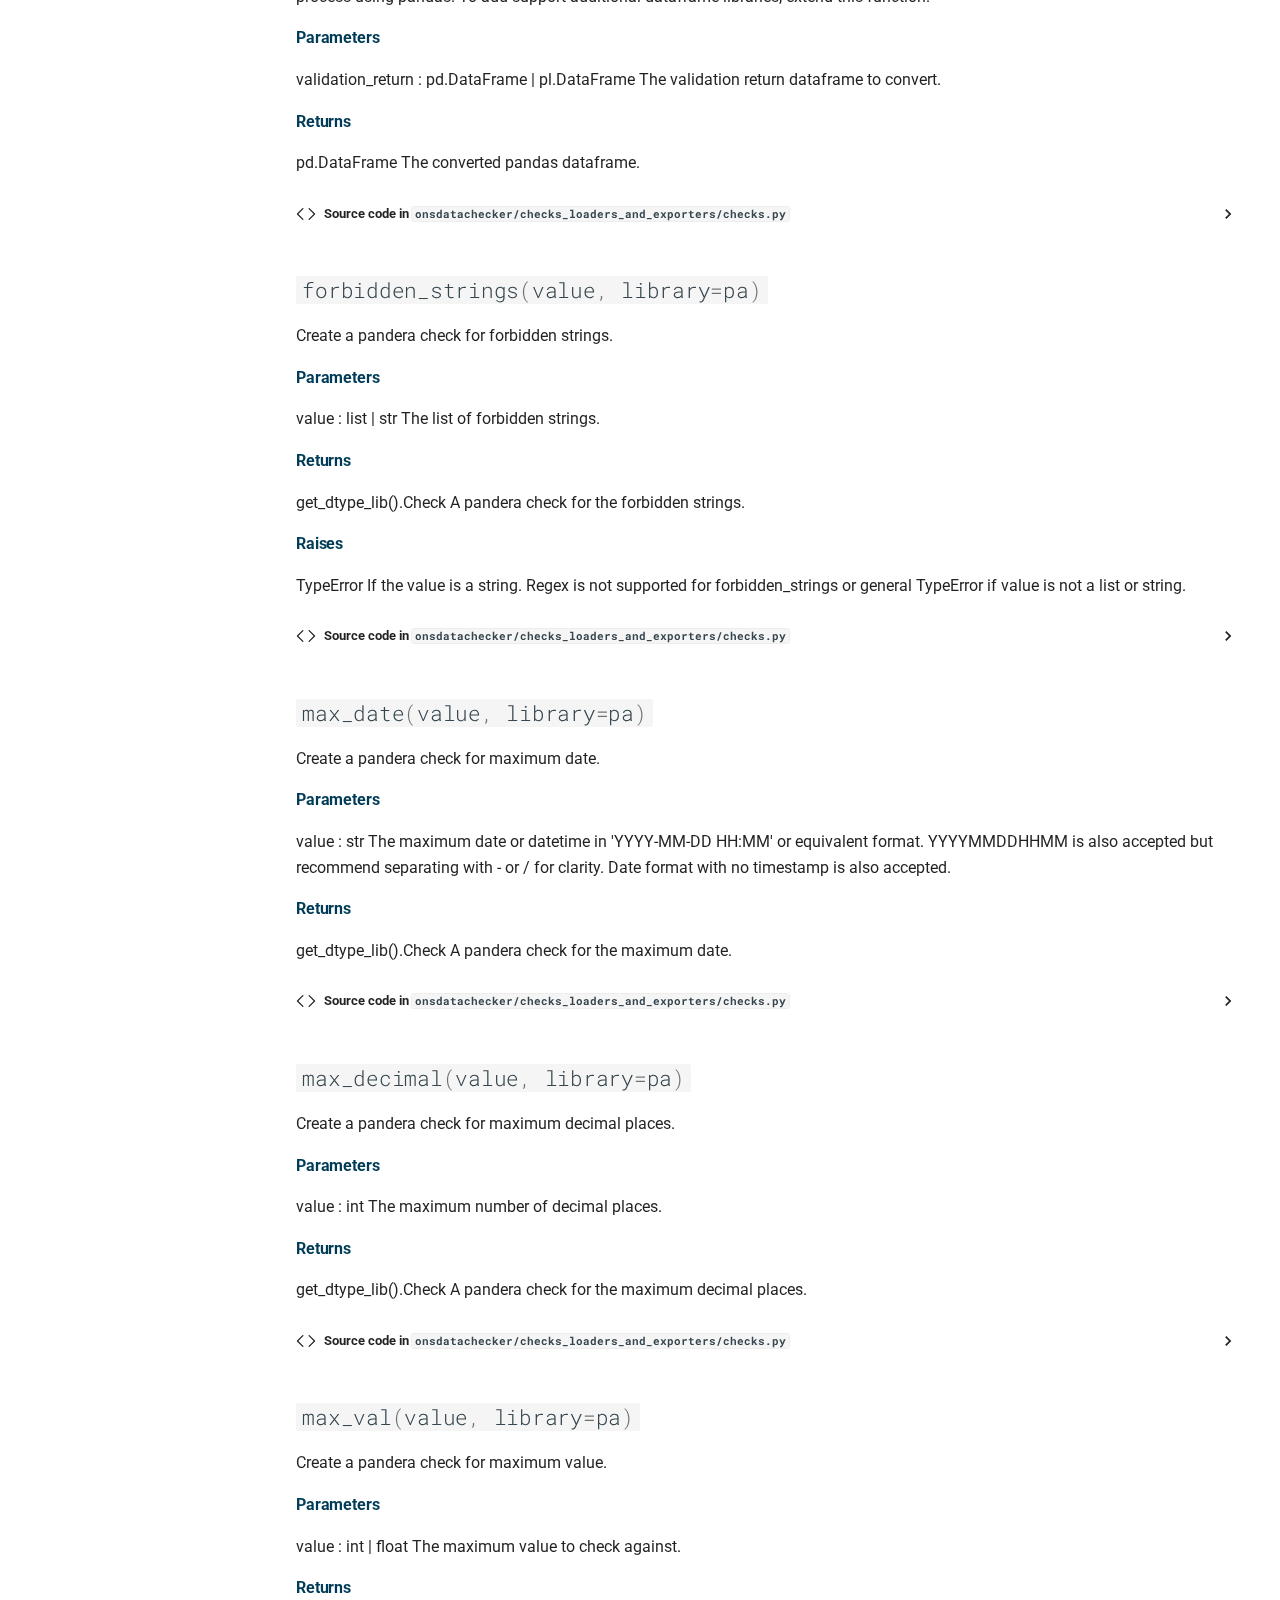
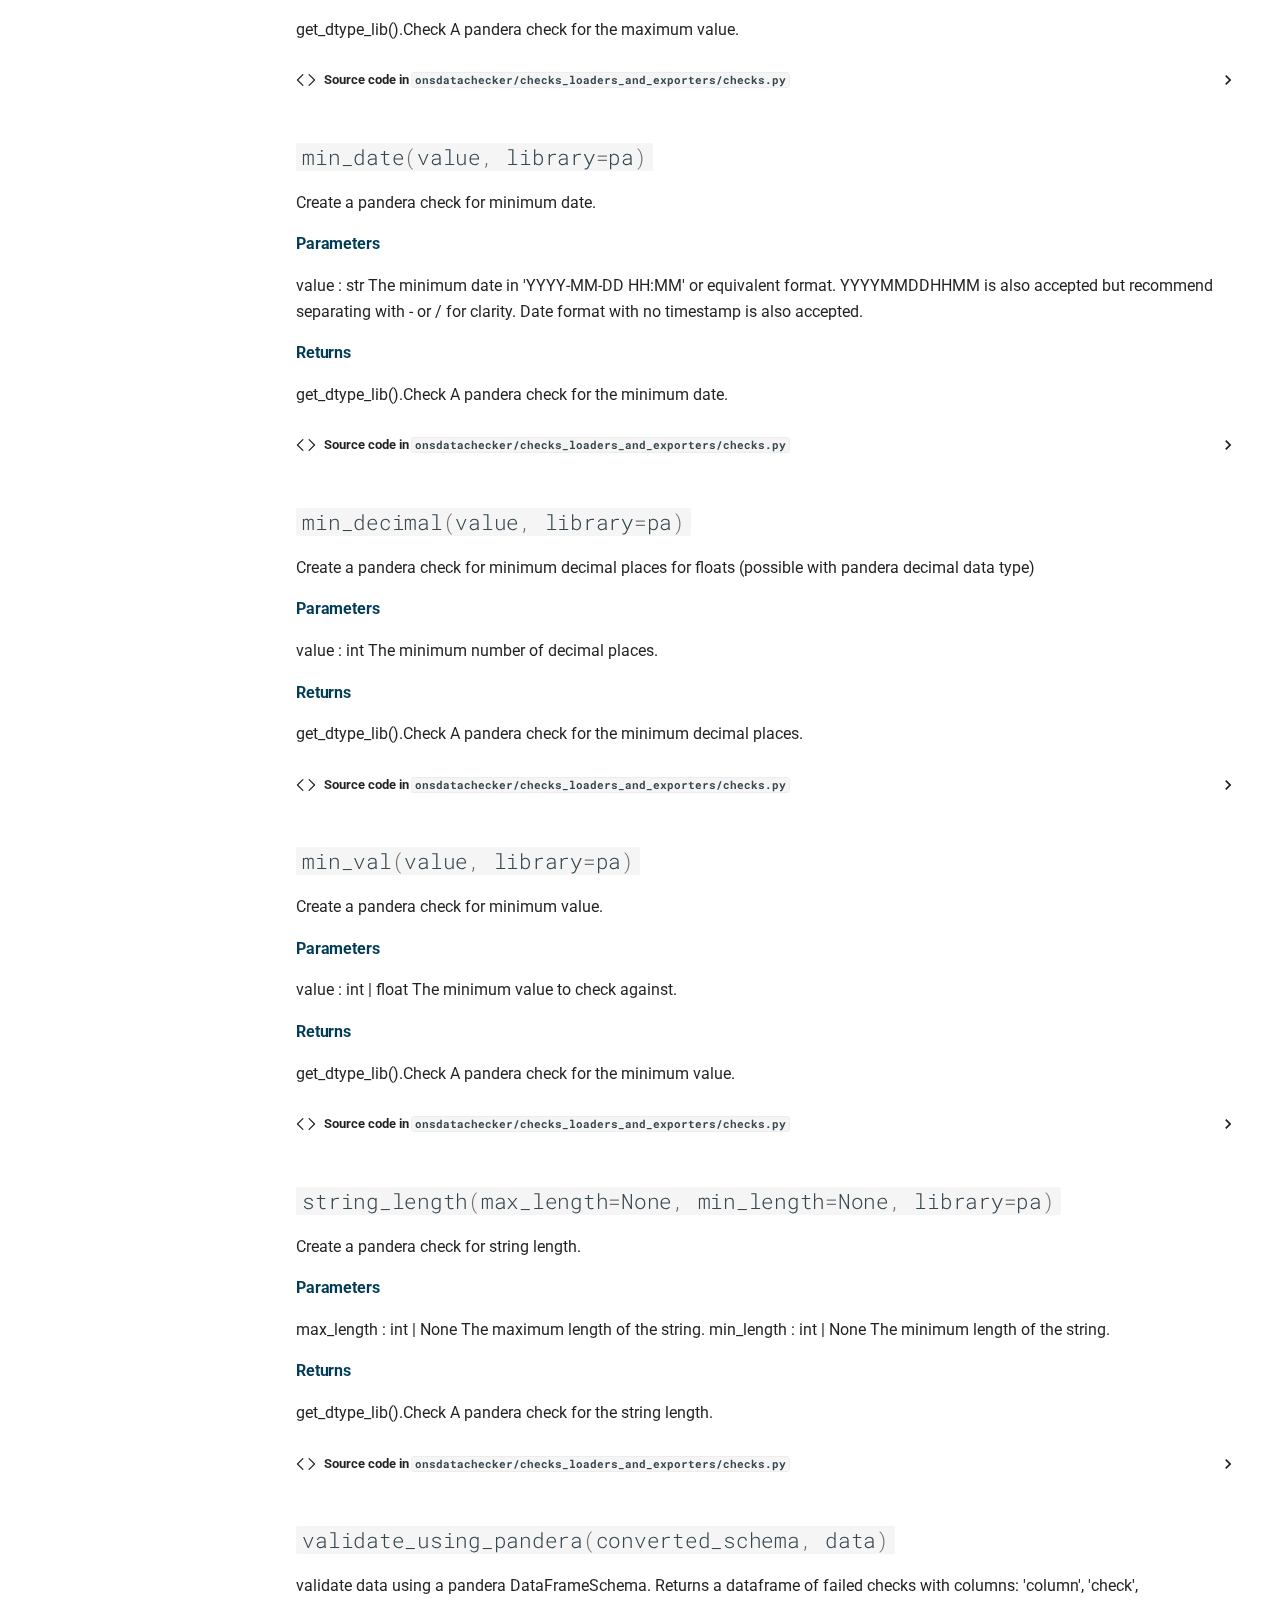
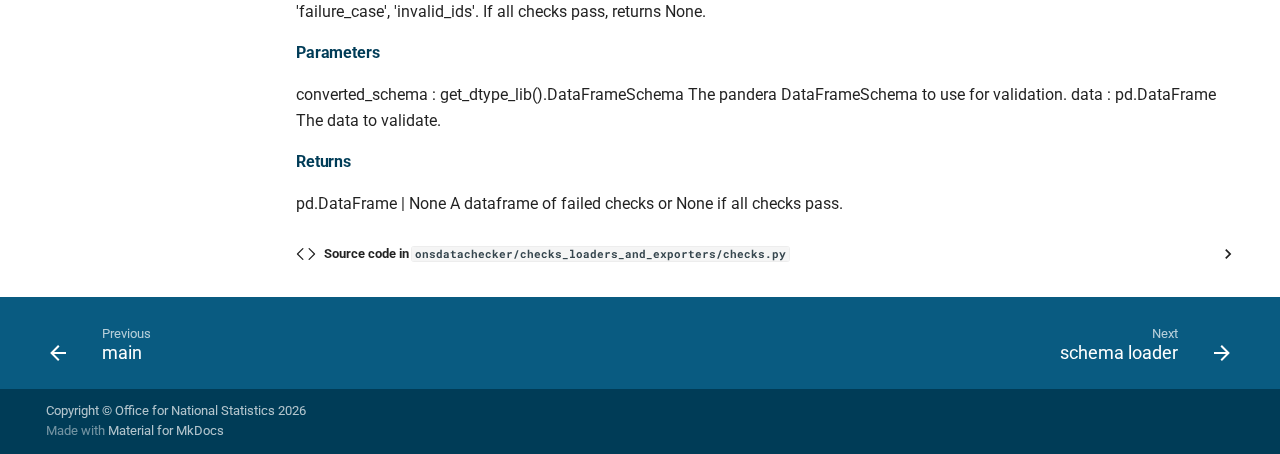
<file: api_reference/checks/index.html>
<!doctype html>
<html lang="en" class="no-js">
  <head>
    
      <meta charset="utf-8">
      <meta name="viewport" content="width=device-width,initial-scale=1">
      
        <meta name="description" content="A Python package for validating datasets against predefined checks.">
      
      
      
      
        <link rel="prev" href="../main/">
      
      
        <link rel="next" href="../schema_loader/">
      
      
        
      
      
      <link rel="icon" href="../../assets/images/favicon.png">
      <meta name="generator" content="mkdocs-1.6.1, mkdocs-material-9.7.6">
    
    
      
        <title>checks - onsdatachecker</title>
      
    
    
      <link rel="stylesheet" href="../../assets/stylesheets/main.484c7ddc.min.css">
      
        
        <link rel="stylesheet" href="../../assets/stylesheets/palette.ab4e12ef.min.css">
      
      
  
  
    
      
      
    
  
    
      
      
    
  
    
      
      
    
  
    
      
      
    
  
    
      
      
    
  
    
      
      
    
  
    
      
      
    
  
    
      
      
    
  
    
      
      
    
  
    
      
      
    
  
    
      
      
    
  
    
      
      
    
  
  
  <style>:root{--md-admonition-icon--note:url('data:image/svg+xml;charset=utf-8,%3Csvg%20xmlns%3D%22http%3A//www.w3.org/2000/svg%22%20viewBox%3D%220%200%2016%2016%22%3E%3Cpath%20d%3D%22M1%207.775V2.75C1%201.784%201.784%201%202.75%201h5.025c.464%200%20.91.184%201.238.513l6.25%206.25a1.75%201.75%200%200%201%200%202.474l-5.026%205.026a1.75%201.75%200%200%201-2.474%200l-6.25-6.25A1.75%201.75%200%200%201%201%207.775m1.5%200c0%20.066.026.13.073.177l6.25%206.25a.25.25%200%200%200%20.354%200l5.025-5.025a.25.25%200%200%200%200-.354l-6.25-6.25a.25.25%200%200%200-.177-.073H2.75a.25.25%200%200%200-.25.25ZM6%205a1%201%200%201%201%200%202%201%201%200%200%201%200-2%22/%3E%3C/svg%3E');--md-admonition-icon--abstract:url('data:image/svg+xml;charset=utf-8,%3Csvg%20xmlns%3D%22http%3A//www.w3.org/2000/svg%22%20viewBox%3D%220%200%2016%2016%22%3E%3Cpath%20d%3D%22M2.5%201.75v11.5c0%20.138.112.25.25.25h3.17a.75.75%200%200%201%200%201.5H2.75A1.75%201.75%200%200%201%201%2013.25V1.75C1%20.784%201.784%200%202.75%200h8.5C12.216%200%2013%20.784%2013%201.75v7.736a.75.75%200%200%201-1.5%200V1.75a.25.25%200%200%200-.25-.25h-8.5a.25.25%200%200%200-.25.25m13.274%209.537zl-4.557%204.45a.75.75%200%200%201-1.055-.008l-1.943-1.95a.75.75%200%200%201%201.062-1.058l1.419%201.425%204.026-3.932a.75.75%200%201%201%201.048%201.074M4.75%204h4.5a.75.75%200%200%201%200%201.5h-4.5a.75.75%200%200%201%200-1.5M4%207.75A.75.75%200%200%201%204.75%207h2a.75.75%200%200%201%200%201.5h-2A.75.75%200%200%201%204%207.75%22/%3E%3C/svg%3E');--md-admonition-icon--info:url('data:image/svg+xml;charset=utf-8,%3Csvg%20xmlns%3D%22http%3A//www.w3.org/2000/svg%22%20viewBox%3D%220%200%2016%2016%22%3E%3Cpath%20d%3D%22M0%208a8%208%200%201%201%2016%200A8%208%200%200%201%200%208m8-6.5a6.5%206.5%200%201%200%200%2013%206.5%206.5%200%200%200%200-13M6.5%207.75A.75.75%200%200%201%207.25%207h1a.75.75%200%200%201%20.75.75v2.75h.25a.75.75%200%200%201%200%201.5h-2a.75.75%200%200%201%200-1.5h.25v-2h-.25a.75.75%200%200%201-.75-.75M8%206a1%201%200%201%201%200-2%201%201%200%200%201%200%202%22/%3E%3C/svg%3E');--md-admonition-icon--tip:url('data:image/svg+xml;charset=utf-8,%3Csvg%20xmlns%3D%22http%3A//www.w3.org/2000/svg%22%20viewBox%3D%220%200%2016%2016%22%3E%3Cpath%20d%3D%22M3.499.75a.75.75%200%200%201%201.5%200v.996C5.9%202.903%206.793%203.65%207.662%204.376l.24.202c-.036-.694.055-1.422.426-2.163C9.1.873%2010.794-.045%2012.622.26%2014.408.558%2016%201.94%2016%204.25c0%201.278-.954%202.575-2.44%202.734l.146.508.065.22c.203.701.412%201.455.476%202.226.142%201.707-.4%203.03-1.487%203.898C11.714%2014.671%2010.27%2015%208.75%2015h-6a.75.75%200%200%201%200-1.5h1.376a4.5%204.5%200%200%201-.563-1.191%203.84%203.84%200%200%201-.05-2.063%204.65%204.65%200%200%201-2.025-.293.75.75%200%200%201%20.525-1.406c1.357.507%202.376-.006%202.698-.318l.009-.01a.747.747%200%200%201%201.06%200%20.75.75%200%200%201-.012%201.074c-.912.92-.992%201.835-.768%202.586.221.74.745%201.337%201.196%201.621H8.75c1.343%200%202.398-.296%203.074-.836.635-.507%201.036-1.31.928-2.602-.05-.603-.216-1.224-.422-1.93l-.064-.221c-.12-.407-.246-.84-.353-1.29a2.4%202.4%200%200%201-.507-.441%203.1%203.1%200%200%201-.633-1.248.75.75%200%200%201%201.455-.364c.046.185.144.436.31.627.146.168.353.305.712.305.738%200%201.25-.615%201.25-1.25%200-1.47-.95-2.315-2.123-2.51-1.172-.196-2.227.387-2.706%201.345-.46.92-.27%201.774.019%203.062l.042.19.01.05c.348.443.666.949.94%201.553a.75.75%200%201%201-1.365.62c-.553-1.217-1.32-1.94-2.3-2.768L6.7%205.527c-.814-.68-1.75-1.462-2.692-2.619a3.7%203.7%200%200%200-1.023.88c-.406.495-.663%201.036-.722%201.508.116.122.306.21.591.239.388.038.797-.06%201.032-.19a.75.75%200%200%201%20.728%201.31c-.515.287-1.23.439-1.906.373-.682-.067-1.473-.38-1.879-1.193L.75%205.677V5.5c0-.984.48-1.94%201.077-2.664.46-.559%201.05-1.055%201.673-1.353z%22/%3E%3C/svg%3E');--md-admonition-icon--success:url('data:image/svg+xml;charset=utf-8,%3Csvg%20xmlns%3D%22http%3A//www.w3.org/2000/svg%22%20viewBox%3D%220%200%2016%2016%22%3E%3Cpath%20d%3D%22M13.78%204.22a.75.75%200%200%201%200%201.06l-7.25%207.25a.75.75%200%200%201-1.06%200L2.22%209.28a.75.75%200%200%201%20.018-1.042.75.75%200%200%201%201.042-.018L6%2010.94l6.72-6.72a.75.75%200%200%201%201.06%200%22/%3E%3C/svg%3E');--md-admonition-icon--question:url('data:image/svg+xml;charset=utf-8,%3Csvg%20xmlns%3D%22http%3A//www.w3.org/2000/svg%22%20viewBox%3D%220%200%2016%2016%22%3E%3Cpath%20d%3D%22M0%208a8%208%200%201%201%2016%200A8%208%200%200%201%200%208m8-6.5a6.5%206.5%200%201%200%200%2013%206.5%206.5%200%200%200%200-13M6.92%206.085h.001a.749.749%200%201%201-1.342-.67c.169-.339.436-.701.849-.977C6.845%204.16%207.369%204%208%204a2.76%202.76%200%200%201%201.637.525c.503.377.863.965.863%201.725%200%20.448-.115.83-.329%201.15-.205.307-.47.513-.692.662-.109.072-.22.138-.313.195l-.006.004a6%206%200%200%200-.26.16%201%201%200%200%200-.276.245.75.75%200%200%201-1.248-.832c.184-.264.42-.489.692-.661q.154-.1.313-.195l.007-.004c.1-.061.182-.11.258-.161a1%201%200%200%200%20.277-.245C8.96%206.514%209%206.427%209%206.25a.61.61%200%200%200-.262-.525A1.27%201.27%200%200%200%208%205.5c-.369%200-.595.09-.74.187a1%201%200%200%200-.34.398M9%2011a1%201%200%201%201-2%200%201%201%200%200%201%202%200%22/%3E%3C/svg%3E');--md-admonition-icon--warning:url('data:image/svg+xml;charset=utf-8,%3Csvg%20xmlns%3D%22http%3A//www.w3.org/2000/svg%22%20viewBox%3D%220%200%2016%2016%22%3E%3Cpath%20d%3D%22M6.457%201.047c.659-1.234%202.427-1.234%203.086%200l6.082%2011.378A1.75%201.75%200%200%201%2014.082%2015H1.918a1.75%201.75%200%200%201-1.543-2.575Zm1.763.707a.25.25%200%200%200-.44%200L1.698%2013.132a.25.25%200%200%200%20.22.368h12.164a.25.25%200%200%200%20.22-.368Zm.53%203.996v2.5a.75.75%200%200%201-1.5%200v-2.5a.75.75%200%200%201%201.5%200M9%2011a1%201%200%201%201-2%200%201%201%200%200%201%202%200%22/%3E%3C/svg%3E');--md-admonition-icon--failure:url('data:image/svg+xml;charset=utf-8,%3Csvg%20xmlns%3D%22http%3A//www.w3.org/2000/svg%22%20viewBox%3D%220%200%2016%2016%22%3E%3Cpath%20d%3D%22M2.344%202.343za8%208%200%200%201%2011.314%2011.314A8.002%208.002%200%200%201%20.234%2010.089a8%208%200%200%201%202.11-7.746m1.06%2010.253a6.5%206.5%200%201%200%209.108-9.275%206.5%206.5%200%200%200-9.108%209.275M6.03%204.97%208%206.94l1.97-1.97a.749.749%200%200%201%201.275.326.75.75%200%200%201-.215.734L9.06%208l1.97%201.97a.749.749%200%200%201-.326%201.275.75.75%200%200%201-.734-.215L8%209.06l-1.97%201.97a.749.749%200%200%201-1.275-.326.75.75%200%200%201%20.215-.734L6.94%208%204.97%206.03a.75.75%200%200%201%20.018-1.042.75.75%200%200%201%201.042-.018%22/%3E%3C/svg%3E');--md-admonition-icon--danger:url('data:image/svg+xml;charset=utf-8,%3Csvg%20xmlns%3D%22http%3A//www.w3.org/2000/svg%22%20viewBox%3D%220%200%2016%2016%22%3E%3Cpath%20d%3D%22M9.504.43a1.516%201.516%200%200%201%202.437%201.713L10.415%205.5h2.123c1.57%200%202.346%201.909%201.22%203.004l-7.34%207.142a1.25%201.25%200%200%201-.871.354h-.302a1.25%201.25%200%200%201-1.157-1.723L5.633%2010.5H3.462c-1.57%200-2.346-1.909-1.22-3.004zm1.047%201.074L3.286%208.571A.25.25%200%200%200%203.462%209H6.75a.75.75%200%200%201%20.694%201.034l-1.713%204.188%206.982-6.793A.25.25%200%200%200%2012.538%207H9.25a.75.75%200%200%201-.683-1.06l2.008-4.418.003-.006-.004-.009-.006-.006-.008-.001q-.005%200-.009.004%22/%3E%3C/svg%3E');--md-admonition-icon--bug:url('data:image/svg+xml;charset=utf-8,%3Csvg%20xmlns%3D%22http%3A//www.w3.org/2000/svg%22%20viewBox%3D%220%200%2016%2016%22%3E%3Cpath%20d%3D%22M4.72.22a.75.75%200%200%201%201.06%200l1%20.999a3.5%203.5%200%200%201%202.441%200l.999-1a.748.748%200%200%201%201.265.332.75.75%200%200%201-.205.729l-.775.776c.616.63.995%201.493.995%202.444v.327q0%20.15-.025.292c.408.14.764.392%201.029.722l1.968-.787a.75.75%200%200%201%20.556%201.392L13%207.258V9h2.25a.75.75%200%200%201%200%201.5H13v.5q-.002.615-.141%201.186l2.17.868a.75.75%200%200%201-.557%201.392l-2.184-.873A5%205%200%200%201%208%2016a5%205%200%200%201-4.288-2.427l-2.183.873a.75.75%200%200%201-.558-1.392l2.17-.868A5%205%200%200%201%203%2011v-.5H.75a.75.75%200%200%201%200-1.5H3V7.258L.971%206.446a.75.75%200%200%201%20.558-1.392l1.967.787c.265-.33.62-.583%201.03-.722a1.7%201.7%200%200%201-.026-.292V4.5c0-.951.38-1.814.995-2.444L4.72%201.28a.75.75%200%200%201%200-1.06m.53%206.28a.75.75%200%200%200-.75.75V11a3.5%203.5%200%201%200%207%200V7.25a.75.75%200%200%200-.75-.75ZM6.173%205h3.654A.17.17%200%200%200%2010%204.827V4.5a2%202%200%201%200-4%200v.327c0%20.096.077.173.173.173%22/%3E%3C/svg%3E');--md-admonition-icon--example:url('data:image/svg+xml;charset=utf-8,%3Csvg%20xmlns%3D%22http%3A//www.w3.org/2000/svg%22%20viewBox%3D%220%200%2016%2016%22%3E%3Cpath%20d%3D%22M5%205.782V2.5h-.25a.75.75%200%200%201%200-1.5h6.5a.75.75%200%200%201%200%201.5H11v3.282l3.666%205.76C15.619%2013.04%2014.543%2015%2012.767%2015H3.233c-1.776%200-2.852-1.96-1.899-3.458Zm-2.4%206.565a.75.75%200%200%200%20.633%201.153h9.534a.75.75%200%200%200%20.633-1.153L12.225%2010.5h-8.45ZM9.5%202.5h-3V6c0%20.143-.04.283-.117.403L4.73%209h6.54L9.617%206.403A.75.75%200%200%201%209.5%206Z%22/%3E%3C/svg%3E');--md-admonition-icon--quote:url('data:image/svg+xml;charset=utf-8,%3Csvg%20xmlns%3D%22http%3A//www.w3.org/2000/svg%22%20viewBox%3D%220%200%2016%2016%22%3E%3Cpath%20d%3D%22M1.75%202.5h10.5a.75.75%200%200%201%200%201.5H1.75a.75.75%200%200%201%200-1.5m4%205h8.5a.75.75%200%200%201%200%201.5h-8.5a.75.75%200%200%201%200-1.5m0%205h8.5a.75.75%200%200%201%200%201.5h-8.5a.75.75%200%200%201%200-1.5M2.5%207.75v6a.75.75%200%200%201-1.5%200v-6a.75.75%200%200%201%201.5%200%22/%3E%3C/svg%3E');}</style>



    
    
      
    
    
      
        
        
        <link rel="preconnect" href="https://fonts.gstatic.com" crossorigin>
        <link rel="stylesheet" href="https://fonts.googleapis.com/css?family=Roboto:300,300i,400,400i,700,700i%7CRoboto+Mono:400,400i,700,700i&display=fallback">
        <style>:root{--md-text-font:"Roboto";--md-code-font:"Roboto Mono"}</style>
      
    
    
      <link rel="stylesheet" href="../../assets/_mkdocstrings.css">
    
      <link rel="stylesheet" href="../../assets/mkdocs_custom.css">
    
    <script>__md_scope=new URL("../..",location),__md_hash=e=>[...e].reduce(((e,_)=>(e<<5)-e+_.charCodeAt(0)),0),__md_get=(e,_=localStorage,t=__md_scope)=>JSON.parse(_.getItem(t.pathname+"."+e)),__md_set=(e,_,t=localStorage,a=__md_scope)=>{try{t.setItem(a.pathname+"."+e,JSON.stringify(_))}catch(e){}}</script>
    
      

    
    
  </head>
  
  
    
    
      
    
    
    
    
    <body dir="ltr" data-md-color-scheme="default" data-md-color-primary="custom" data-md-color-accent="custom">
  
    
    <input class="md-toggle" data-md-toggle="drawer" type="checkbox" id="__drawer" autocomplete="off">
    <input class="md-toggle" data-md-toggle="search" type="checkbox" id="__search" autocomplete="off">
    <label class="md-overlay" for="__drawer"></label>
    <div data-md-component="skip">
      
        
        <a href="#checks" class="md-skip">
          Skip to content
        </a>
      
    </div>
    <div data-md-component="announce">
      
        <aside class="md-banner">
          <div class="md-banner__inner md-grid md-typeset">
            
            
  <!-- Add announcement here, including arbitrary HTML -->
  <div style="text-align: center;">
    <strong><em>We have added support for Polars and PySpark Dataframes, see <a href="/#pandas-polars-and-pyspark-check-status">the table for further details on supported features</a></em></strong>
  </div>

          </div>
          
        </aside>
      
    </div>
    
    
      

  

<header class="md-header md-header--shadow md-header--lifted" data-md-component="header">
  <nav class="md-header__inner md-grid" aria-label="Header">
    <a href="../.." title="onsdatachecker" class="md-header__button md-logo" aria-label="onsdatachecker" data-md-component="logo">
      
  <img src="../../images/af.png" alt="logo">

    </a>
    <label class="md-header__button md-icon" for="__drawer">
      
      <svg xmlns="http://www.w3.org/2000/svg" viewBox="0 0 24 24"><path d="M3 6h18v2H3zm0 5h18v2H3zm0 5h18v2H3z"/></svg>
    </label>
    <div class="md-header__title" data-md-component="header-title">
      <div class="md-header__ellipsis">
        <div class="md-header__topic">
          <span class="md-ellipsis">
            onsdatachecker
          </span>
        </div>
        <div class="md-header__topic" data-md-component="header-topic">
          <span class="md-ellipsis">
            
              checks
            
          </span>
        </div>
      </div>
    </div>
    
      
        <form class="md-header__option" data-md-component="palette">
  
    
    
    
    <input class="md-option" data-md-color-media="(prefers-color-scheme: light)" data-md-color-scheme="default" data-md-color-primary="custom" data-md-color-accent="custom"  aria-label="Switch to dark mode"  type="radio" name="__palette" id="__palette_0">
    
      <label class="md-header__button md-icon" title="Switch to dark mode" for="__palette_1" hidden>
        <svg xmlns="http://www.w3.org/2000/svg" viewBox="0 0 24 24"><path d="M12 8a4 4 0 0 0-4 4 4 4 0 0 0 4 4 4 4 0 0 0 4-4 4 4 0 0 0-4-4m0 10a6 6 0 0 1-6-6 6 6 0 0 1 6-6 6 6 0 0 1 6 6 6 6 0 0 1-6 6m8-9.31V4h-4.69L12 .69 8.69 4H4v4.69L.69 12 4 15.31V20h4.69L12 23.31 15.31 20H20v-4.69L23.31 12z"/></svg>
      </label>
    
  
    
    
    
    <input class="md-option" data-md-color-media="(prefers-color-scheme: dark)" data-md-color-scheme="slate" data-md-color-primary="custom" data-md-color-accent="red"  aria-label="Switch to light mode"  type="radio" name="__palette" id="__palette_1">
    
      <label class="md-header__button md-icon" title="Switch to light mode" for="__palette_0" hidden>
        <svg xmlns="http://www.w3.org/2000/svg" viewBox="0 0 24 24"><path d="M12 18c-.89 0-1.74-.2-2.5-.55C11.56 16.5 13 14.42 13 12s-1.44-4.5-3.5-5.45C10.26 6.2 11.11 6 12 6a6 6 0 0 1 6 6 6 6 0 0 1-6 6m8-9.31V4h-4.69L12 .69 8.69 4H4v4.69L.69 12 4 15.31V20h4.69L12 23.31 15.31 20H20v-4.69L23.31 12z"/></svg>
      </label>
    
  
</form>
      
    
    
      <script>var palette=__md_get("__palette");if(palette&&palette.color){if("(prefers-color-scheme)"===palette.color.media){var media=matchMedia("(prefers-color-scheme: light)"),input=document.querySelector(media.matches?"[data-md-color-media='(prefers-color-scheme: light)']":"[data-md-color-media='(prefers-color-scheme: dark)']");palette.color.media=input.getAttribute("data-md-color-media"),palette.color.scheme=input.getAttribute("data-md-color-scheme"),palette.color.primary=input.getAttribute("data-md-color-primary"),palette.color.accent=input.getAttribute("data-md-color-accent")}for(var[key,value]of Object.entries(palette.color))document.body.setAttribute("data-md-color-"+key,value)}</script>
    
    
    
      
      
        <label class="md-header__button md-icon" for="__search">
          
          <svg xmlns="http://www.w3.org/2000/svg" viewBox="0 0 24 24"><path d="M9.5 3A6.5 6.5 0 0 1 16 9.5c0 1.61-.59 3.09-1.56 4.23l.27.27h.79l5 5-1.5 1.5-5-5v-.79l-.27-.27A6.52 6.52 0 0 1 9.5 16 6.5 6.5 0 0 1 3 9.5 6.5 6.5 0 0 1 9.5 3m0 2C7 5 5 7 5 9.5S7 14 9.5 14 14 12 14 9.5 12 5 9.5 5"/></svg>
        </label>
        <div class="md-search" data-md-component="search" role="dialog">
  <label class="md-search__overlay" for="__search"></label>
  <div class="md-search__inner" role="search">
    <form class="md-search__form" name="search">
      <input type="text" class="md-search__input" name="query" aria-label="Search" placeholder="Search" autocapitalize="off" autocorrect="off" autocomplete="off" spellcheck="false" data-md-component="search-query" required>
      <label class="md-search__icon md-icon" for="__search">
        
        <svg xmlns="http://www.w3.org/2000/svg" viewBox="0 0 24 24"><path d="M9.5 3A6.5 6.5 0 0 1 16 9.5c0 1.61-.59 3.09-1.56 4.23l.27.27h.79l5 5-1.5 1.5-5-5v-.79l-.27-.27A6.52 6.52 0 0 1 9.5 16 6.5 6.5 0 0 1 3 9.5 6.5 6.5 0 0 1 9.5 3m0 2C7 5 5 7 5 9.5S7 14 9.5 14 14 12 14 9.5 12 5 9.5 5"/></svg>
        
        <svg xmlns="http://www.w3.org/2000/svg" viewBox="0 0 24 24"><path d="M20 11v2H8l5.5 5.5-1.42 1.42L4.16 12l7.92-7.92L13.5 5.5 8 11z"/></svg>
      </label>
      <nav class="md-search__options" aria-label="Search">
        
        <button type="reset" class="md-search__icon md-icon" title="Clear" aria-label="Clear" tabindex="-1">
          
          <svg xmlns="http://www.w3.org/2000/svg" viewBox="0 0 24 24"><path d="M19 6.41 17.59 5 12 10.59 6.41 5 5 6.41 10.59 12 5 17.59 6.41 19 12 13.41 17.59 19 19 17.59 13.41 12z"/></svg>
        </button>
      </nav>
      
        <div class="md-search__suggest" data-md-component="search-suggest"></div>
      
    </form>
    <div class="md-search__output">
      <div class="md-search__scrollwrap" tabindex="0" data-md-scrollfix>
        <div class="md-search-result" data-md-component="search-result">
          <div class="md-search-result__meta">
            Initializing search
          </div>
          <ol class="md-search-result__list" role="presentation"></ol>
        </div>
      </div>
    </div>
  </div>
</div>
      
    
    
      <div class="md-header__source">
        <a href="https://github.com/ONSdigital/onsdatachecker" title="Go to repository" class="md-source" data-md-component="source">
  <div class="md-source__icon md-icon">
    
    <svg xmlns="http://www.w3.org/2000/svg" viewBox="0 0 512 512"><!--! Font Awesome Free 7.1.0 by @fontawesome - https://fontawesome.com License - https://fontawesome.com/license/free (Icons: CC BY 4.0, Fonts: SIL OFL 1.1, Code: MIT License) Copyright 2025 Fonticons, Inc.--><path d="M173.9 397.4c0 2-2.3 3.6-5.2 3.6-3.3.3-5.6-1.3-5.6-3.6 0-2 2.3-3.6 5.2-3.6 3-.3 5.6 1.3 5.6 3.6m-31.1-4.5c-.7 2 1.3 4.3 4.3 4.9 2.6 1 5.6 0 6.2-2s-1.3-4.3-4.3-5.2c-2.6-.7-5.5.3-6.2 2.3m44.2-1.7c-2.9.7-4.9 2.6-4.6 4.9.3 2 2.9 3.3 5.9 2.6 2.9-.7 4.9-2.6 4.6-4.6-.3-1.9-3-3.2-5.9-2.9M252.8 8C114.1 8 8 113.3 8 252c0 110.9 69.8 205.8 169.5 239.2 12.8 2.3 17.3-5.6 17.3-12.1 0-6.2-.3-40.4-.3-61.4 0 0-70 15-84.7-29.8 0 0-11.4-29.1-27.8-36.6 0 0-22.9-15.7 1.6-15.4 0 0 24.9 2 38.6 25.8 21.9 38.6 58.6 27.5 72.9 20.9 2.3-16 8.8-27.1 16-33.7-55.9-6.2-112.3-14.3-112.3-110.5 0-27.5 7.6-41.3 23.6-58.9-2.6-6.5-11.1-33.3 2.6-67.9 20.9-6.5 69 27 69 27 20-5.6 41.5-8.5 62.8-8.5s42.8 2.9 62.8 8.5c0 0 48.1-33.6 69-27 13.7 34.7 5.2 61.4 2.6 67.9 16 17.7 25.8 31.5 25.8 58.9 0 96.5-58.9 104.2-114.8 110.5 9.2 7.9 17 22.9 17 46.4 0 33.7-.3 75.4-.3 83.6 0 6.5 4.6 14.4 17.3 12.1C436.2 457.8 504 362.9 504 252 504 113.3 391.5 8 252.8 8M105.2 352.9c-1.3 1-1 3.3.7 5.2 1.6 1.6 3.9 2.3 5.2 1 1.3-1 1-3.3-.7-5.2-1.6-1.6-3.9-2.3-5.2-1m-10.8-8.1c-.7 1.3.3 2.9 2.3 3.9 1.6 1 3.6.7 4.3-.7.7-1.3-.3-2.9-2.3-3.9-2-.6-3.6-.3-4.3.7m32.4 35.6c-1.6 1.3-1 4.3 1.3 6.2 2.3 2.3 5.2 2.6 6.5 1 1.3-1.3.7-4.3-1.3-6.2-2.2-2.3-5.2-2.6-6.5-1m-11.4-14.7c-1.6 1-1.6 3.6 0 5.9s4.3 3.3 5.6 2.3c1.6-1.3 1.6-3.9 0-6.2-1.4-2.3-4-3.3-5.6-2"/></svg>
  </div>
  <div class="md-source__repository">
    onsdatachecker
  </div>
</a>
      </div>
    
  </nav>
  
    
      
<nav class="md-tabs" aria-label="Tabs" data-md-component="tabs">
  <div class="md-grid">
    <ul class="md-tabs__list">
      
        
  
  
  
  
    <li class="md-tabs__item">
      <a href="../.." class="md-tabs__link">
        
  
  
    
  
  Home

      </a>
    </li>
  

      
        
  
  
  
  
    <li class="md-tabs__item">
      <a href="../../user_guide/examples/" class="md-tabs__link">
        
  
  
    
  
  Examples

      </a>
    </li>
  

      
        
  
  
  
  
    <li class="md-tabs__item">
      <a href="../../changelog/" class="md-tabs__link">
        
  
  
    
  
  Changelog

      </a>
    </li>
  

      
        
  
  
  
  
    
    
      <li class="md-tabs__item">
        <a href="../../contributor_guide/CONTRIBUTING/" class="md-tabs__link">
          
  
  
  Contributing

        </a>
      </li>
    
  

      
        
  
  
  
    
  
  
    
    
      <li class="md-tabs__item md-tabs__item--active">
        <a href="../main/" class="md-tabs__link">
          
  
  
  API Reference

        </a>
      </li>
    
  

      
    </ul>
  </div>
</nav>
    
  
</header>
    
    <div class="md-container" data-md-component="container">
      
      
        
      
      <main class="md-main" data-md-component="main">
        <div class="md-main__inner md-grid">
          
            
              
              <div class="md-sidebar md-sidebar--primary" data-md-component="sidebar" data-md-type="navigation" >
                <div class="md-sidebar__scrollwrap">
                  <div class="md-sidebar__inner">
                    


  


  

<nav class="md-nav md-nav--primary md-nav--lifted md-nav--integrated" aria-label="Navigation" data-md-level="0">
  <label class="md-nav__title" for="__drawer">
    <a href="../.." title="onsdatachecker" class="md-nav__button md-logo" aria-label="onsdatachecker" data-md-component="logo">
      
  <img src="../../images/af.png" alt="logo">

    </a>
    onsdatachecker
  </label>
  
    <div class="md-nav__source">
      <a href="https://github.com/ONSdigital/onsdatachecker" title="Go to repository" class="md-source" data-md-component="source">
  <div class="md-source__icon md-icon">
    
    <svg xmlns="http://www.w3.org/2000/svg" viewBox="0 0 512 512"><!--! Font Awesome Free 7.1.0 by @fontawesome - https://fontawesome.com License - https://fontawesome.com/license/free (Icons: CC BY 4.0, Fonts: SIL OFL 1.1, Code: MIT License) Copyright 2025 Fonticons, Inc.--><path d="M173.9 397.4c0 2-2.3 3.6-5.2 3.6-3.3.3-5.6-1.3-5.6-3.6 0-2 2.3-3.6 5.2-3.6 3-.3 5.6 1.3 5.6 3.6m-31.1-4.5c-.7 2 1.3 4.3 4.3 4.9 2.6 1 5.6 0 6.2-2s-1.3-4.3-4.3-5.2c-2.6-.7-5.5.3-6.2 2.3m44.2-1.7c-2.9.7-4.9 2.6-4.6 4.9.3 2 2.9 3.3 5.9 2.6 2.9-.7 4.9-2.6 4.6-4.6-.3-1.9-3-3.2-5.9-2.9M252.8 8C114.1 8 8 113.3 8 252c0 110.9 69.8 205.8 169.5 239.2 12.8 2.3 17.3-5.6 17.3-12.1 0-6.2-.3-40.4-.3-61.4 0 0-70 15-84.7-29.8 0 0-11.4-29.1-27.8-36.6 0 0-22.9-15.7 1.6-15.4 0 0 24.9 2 38.6 25.8 21.9 38.6 58.6 27.5 72.9 20.9 2.3-16 8.8-27.1 16-33.7-55.9-6.2-112.3-14.3-112.3-110.5 0-27.5 7.6-41.3 23.6-58.9-2.6-6.5-11.1-33.3 2.6-67.9 20.9-6.5 69 27 69 27 20-5.6 41.5-8.5 62.8-8.5s42.8 2.9 62.8 8.5c0 0 48.1-33.6 69-27 13.7 34.7 5.2 61.4 2.6 67.9 16 17.7 25.8 31.5 25.8 58.9 0 96.5-58.9 104.2-114.8 110.5 9.2 7.9 17 22.9 17 46.4 0 33.7-.3 75.4-.3 83.6 0 6.5 4.6 14.4 17.3 12.1C436.2 457.8 504 362.9 504 252 504 113.3 391.5 8 252.8 8M105.2 352.9c-1.3 1-1 3.3.7 5.2 1.6 1.6 3.9 2.3 5.2 1 1.3-1 1-3.3-.7-5.2-1.6-1.6-3.9-2.3-5.2-1m-10.8-8.1c-.7 1.3.3 2.9 2.3 3.9 1.6 1 3.6.7 4.3-.7.7-1.3-.3-2.9-2.3-3.9-2-.6-3.6-.3-4.3.7m32.4 35.6c-1.6 1.3-1 4.3 1.3 6.2 2.3 2.3 5.2 2.6 6.5 1 1.3-1.3.7-4.3-1.3-6.2-2.2-2.3-5.2-2.6-6.5-1m-11.4-14.7c-1.6 1-1.6 3.6 0 5.9s4.3 3.3 5.6 2.3c1.6-1.3 1.6-3.9 0-6.2-1.4-2.3-4-3.3-5.6-2"/></svg>
  </div>
  <div class="md-source__repository">
    onsdatachecker
  </div>
</a>
    </div>
  
  <ul class="md-nav__list" data-md-scrollfix>
    
      
      
  
  
  
  
    <li class="md-nav__item">
      <a href="../.." class="md-nav__link">
        
  
  
  <span class="md-ellipsis">
    
  
    Home
  

    
  </span>
  
  

      </a>
    </li>
  

    
      
      
  
  
  
  
    <li class="md-nav__item">
      <a href="../../user_guide/examples/" class="md-nav__link">
        
  
  
  <span class="md-ellipsis">
    
  
    Examples
  

    
  </span>
  
  

      </a>
    </li>
  

    
      
      
  
  
  
  
    <li class="md-nav__item">
      <a href="../../changelog/" class="md-nav__link">
        
  
  
  <span class="md-ellipsis">
    
  
    Changelog
  

    
  </span>
  
  

      </a>
    </li>
  

    
      
      
  
  
  
  
    
    
    
    
      
      
        
      
    
    
    <li class="md-nav__item md-nav__item--nested">
      
        
        
          
        
        <input class="md-nav__toggle md-toggle md-toggle--indeterminate" type="checkbox" id="__nav_4" >
        
          
          <label class="md-nav__link" for="__nav_4" id="__nav_4_label" tabindex="0">
            
  
  
  <span class="md-ellipsis">
    
  
    Contributing
  

    
  </span>
  
  

            <span class="md-nav__icon md-icon"></span>
          </label>
        
        <nav class="md-nav" data-md-level="1" aria-labelledby="__nav_4_label" aria-expanded="false">
          <label class="md-nav__title" for="__nav_4">
            <span class="md-nav__icon md-icon"></span>
            
  
    Contributing
  

          </label>
          <ul class="md-nav__list" data-md-scrollfix>
            
              
                
  
  
  
  
    <li class="md-nav__item">
      <a href="../../contributor_guide/CONTRIBUTING/" class="md-nav__link">
        
  
  
  <span class="md-ellipsis">
    
  
    Contributing Guide
  

    
  </span>
  
  

      </a>
    </li>
  

              
            
              
                
  
  
  
  
    <li class="md-nav__item">
      <a href="../../contributor_guide/CODE_OF_CONDUCT/" class="md-nav__link">
        
  
  
  <span class="md-ellipsis">
    
  
    Code of Conduct
  

    
  </span>
  
  

      </a>
    </li>
  

              
            
              
                
  
  
  
  
    <li class="md-nav__item">
      <a href="../../contributor_guide/using_pytest/" class="md-nav__link">
        
  
  
  <span class="md-ellipsis">
    
  
    Using Pytest
  

    
  </span>
  
  

      </a>
    </li>
  

              
            
          </ul>
        </nav>
      
    </li>
  

    
      
      
  
  
    
  
  
  
    
    
    
    
      
        
        
      
      
        
      
    
    
    <li class="md-nav__item md-nav__item--active md-nav__item--section md-nav__item--nested">
      
        
        
        <input class="md-nav__toggle md-toggle " type="checkbox" id="__nav_5" checked>
        
          
          <label class="md-nav__link" for="__nav_5" id="__nav_5_label" tabindex="">
            
  
  
  <span class="md-ellipsis">
    
  
    API Reference
  

    
  </span>
  
  

            <span class="md-nav__icon md-icon"></span>
          </label>
        
        <nav class="md-nav" data-md-level="1" aria-labelledby="__nav_5_label" aria-expanded="true">
          <label class="md-nav__title" for="__nav_5">
            <span class="md-nav__icon md-icon"></span>
            
  
    API Reference
  

          </label>
          <ul class="md-nav__list" data-md-scrollfix>
            
              
                
  
  
  
  
    <li class="md-nav__item">
      <a href="../main/" class="md-nav__link">
        
  
  
  <span class="md-ellipsis">
    
  
    main
  

    
  </span>
  
  

      </a>
    </li>
  

              
            
              
                
  
  
    
  
  
  
    <li class="md-nav__item md-nav__item--active">
      
      <input class="md-nav__toggle md-toggle" type="checkbox" id="__toc">
      
      
        
      
      
        <label class="md-nav__link md-nav__link--active" for="__toc">
          
  
  
  <span class="md-ellipsis">
    
  
    checks
  

    
  </span>
  
  

          <span class="md-nav__icon md-icon"></span>
        </label>
      
      <a href="./" class="md-nav__link md-nav__link--active">
        
  
  
  <span class="md-ellipsis">
    
  
    checks
  

    
  </span>
  
  

      </a>
      
        

<nav class="md-nav md-nav--secondary" aria-label="Table of contents">
  
  
  
    
  
  
    <label class="md-nav__title" for="__toc">
      <span class="md-nav__icon md-icon"></span>
      Table of contents
    </label>
    <ul class="md-nav__list" data-md-component="toc" data-md-scrollfix>
      
        <li class="md-nav__item">
  <a href="#onsdatachecker.checks_loaders_and_exporters.checks" class="md-nav__link">
    <span class="md-ellipsis">
      
        checks
      
    </span>
  </a>
  
</li>
      
        <li class="md-nav__item">
  <a href="#onsdatachecker.checks_loaders_and_exporters.checks.allowed_strings" class="md-nav__link">
    <span class="md-ellipsis">
      
        allowed_strings
      
    </span>
  </a>
  
</li>
      
        <li class="md-nav__item">
  <a href="#onsdatachecker.checks_loaders_and_exporters.checks.convert_schema" class="md-nav__link">
    <span class="md-ellipsis">
      
        convert_schema
      
    </span>
  </a>
  
</li>
      
        <li class="md-nav__item">
  <a href="#onsdatachecker.checks_loaders_and_exporters.checks.convert_schema_into_log_entries" class="md-nav__link">
    <span class="md-ellipsis">
      
        convert_schema_into_log_entries
      
    </span>
  </a>
  
</li>
      
        <li class="md-nav__item">
  <a href="#onsdatachecker.checks_loaders_and_exporters.checks.dtype_check_and_convert" class="md-nav__link">
    <span class="md-ellipsis">
      
        dtype_check_and_convert
      
    </span>
  </a>
  
</li>
      
        <li class="md-nav__item">
  <a href="#onsdatachecker.checks_loaders_and_exporters.checks.forbidden_strings" class="md-nav__link">
    <span class="md-ellipsis">
      
        forbidden_strings
      
    </span>
  </a>
  
</li>
      
        <li class="md-nav__item">
  <a href="#onsdatachecker.checks_loaders_and_exporters.checks.max_date" class="md-nav__link">
    <span class="md-ellipsis">
      
        max_date
      
    </span>
  </a>
  
</li>
      
        <li class="md-nav__item">
  <a href="#onsdatachecker.checks_loaders_and_exporters.checks.max_decimal" class="md-nav__link">
    <span class="md-ellipsis">
      
        max_decimal
      
    </span>
  </a>
  
</li>
      
        <li class="md-nav__item">
  <a href="#onsdatachecker.checks_loaders_and_exporters.checks.max_val" class="md-nav__link">
    <span class="md-ellipsis">
      
        max_val
      
    </span>
  </a>
  
</li>
      
        <li class="md-nav__item">
  <a href="#onsdatachecker.checks_loaders_and_exporters.checks.min_date" class="md-nav__link">
    <span class="md-ellipsis">
      
        min_date
      
    </span>
  </a>
  
</li>
      
        <li class="md-nav__item">
  <a href="#onsdatachecker.checks_loaders_and_exporters.checks.min_decimal" class="md-nav__link">
    <span class="md-ellipsis">
      
        min_decimal
      
    </span>
  </a>
  
</li>
      
        <li class="md-nav__item">
  <a href="#onsdatachecker.checks_loaders_and_exporters.checks.min_val" class="md-nav__link">
    <span class="md-ellipsis">
      
        min_val
      
    </span>
  </a>
  
</li>
      
        <li class="md-nav__item">
  <a href="#onsdatachecker.checks_loaders_and_exporters.checks.string_length" class="md-nav__link">
    <span class="md-ellipsis">
      
        string_length
      
    </span>
  </a>
  
</li>
      
        <li class="md-nav__item">
  <a href="#onsdatachecker.checks_loaders_and_exporters.checks.validate_using_pandera" class="md-nav__link">
    <span class="md-ellipsis">
      
        validate_using_pandera
      
    </span>
  </a>
  
</li>
      
    </ul>
  
</nav>
      
    </li>
  

              
            
              
                
  
  
  
  
    <li class="md-nav__item">
      <a href="../schema_loader/" class="md-nav__link">
        
  
  
  <span class="md-ellipsis">
    
  
    schema loader
  

    
  </span>
  
  

      </a>
    </li>
  

              
            
              
                
  
  
  
  
    <li class="md-nav__item">
      <a href="../validator_exporter/" class="md-nav__link">
        
  
  
  <span class="md-ellipsis">
    
  
    validator exporter
  

    
  </span>
  
  

      </a>
    </li>
  

              
            
          </ul>
        </nav>
      
    </li>
  

    
  </ul>
</nav>
                  </div>
                </div>
              </div>
            
            
          
          
            <div class="md-content" data-md-component="content">
              
                



  


  <nav class="md-path" aria-label="Navigation" >
    <ol class="md-path__list">
      
        
  
  
    <li class="md-path__item">
      <a href="../.." class="md-path__link">
        
  <span class="md-ellipsis">
    Home
  </span>

      </a>
    </li>
  

      
      
        
  
  
    
    
      <li class="md-path__item">
        <a href="../main/" class="md-path__link">
          
  <span class="md-ellipsis">
    API Reference
  </span>

        </a>
      </li>
    
  

      
    </ol>
  </nav>

              
              <article class="md-content__inner md-typeset">
                
                  


  
  


<h1 id="checks">Checks</h1>
<div class="admonition warning">
<p class="admonition-title">Warning</p>
<p>This section is a work in progress</p>
</div>


<div class="doc doc-object doc-module">



<a id="onsdatachecker.checks_loaders_and_exporters.checks"></a>
    <div class="doc doc-contents first">










<div class="doc doc-children">










<div class="doc doc-object doc-function">


<h2 id="onsdatachecker.checks_loaders_and_exporters.checks.allowed_strings" class="doc doc-heading">
            <code class="highlight language-python"><span class="n">allowed_strings</span><span class="p">(</span><span class="n">value</span><span class="p">,</span> <span class="n">library</span><span class="o">=</span><span class="n">pa</span><span class="p">)</span></code>

</h2>


    <div class="doc doc-contents ">

        <p>Create a pandera check for allowed strings.</p>
<h4 id="onsdatachecker.checks_loaders_and_exporters.checks.allowed_strings--parameters">Parameters</h4>
<p>value : list | str
    The list of allowed strings or regex pattern.</p>
<h4 id="onsdatachecker.checks_loaders_and_exporters.checks.allowed_strings--returns">Returns</h4>
<p>get_dtype_lib().Check
    A pandera check for the allowed strings.</p>


            <details class="mkdocstrings-source">
              <summary>Source code in <code>onsdatachecker/checks_loaders_and_exporters/checks.py</code></summary>
              <div class="language-python highlight"><table class="highlighttable"><tr><td class="linenos"><div class="linenodiv"><pre><span></span><span class="normal"><a href="#__codelineno-0-111">111</a></span>
<span class="normal"><a href="#__codelineno-0-112">112</a></span>
<span class="normal"><a href="#__codelineno-0-113">113</a></span>
<span class="normal"><a href="#__codelineno-0-114">114</a></span>
<span class="normal"><a href="#__codelineno-0-115">115</a></span>
<span class="normal"><a href="#__codelineno-0-116">116</a></span>
<span class="normal"><a href="#__codelineno-0-117">117</a></span>
<span class="normal"><a href="#__codelineno-0-118">118</a></span>
<span class="normal"><a href="#__codelineno-0-119">119</a></span>
<span class="normal"><a href="#__codelineno-0-120">120</a></span>
<span class="normal"><a href="#__codelineno-0-121">121</a></span>
<span class="normal"><a href="#__codelineno-0-122">122</a></span>
<span class="normal"><a href="#__codelineno-0-123">123</a></span>
<span class="normal"><a href="#__codelineno-0-124">124</a></span>
<span class="normal"><a href="#__codelineno-0-125">125</a></span>
<span class="normal"><a href="#__codelineno-0-126">126</a></span>
<span class="normal"><a href="#__codelineno-0-127">127</a></span>
<span class="normal"><a href="#__codelineno-0-128">128</a></span>
<span class="normal"><a href="#__codelineno-0-129">129</a></span>
<span class="normal"><a href="#__codelineno-0-130">130</a></span></pre></div></td><td class="code"><div><pre><span></span><code><span id="__span-0-111"><a id="__codelineno-0-111" name="__codelineno-0-111"></a><span class="k">def</span><span class="w"> </span><span class="nf">allowed_strings</span><span class="p">(</span><span class="n">value</span><span class="p">:</span> <span class="nb">list</span> <span class="o">|</span> <span class="nb">str</span><span class="p">,</span> <span class="n">library</span><span class="o">=</span><span class="n">pa</span><span class="p">):</span>
</span><span id="__span-0-112"><a id="__codelineno-0-112" name="__codelineno-0-112"></a><span class="w">    </span><span class="sd">&quot;&quot;&quot;</span>
</span><span id="__span-0-113"><a id="__codelineno-0-113" name="__codelineno-0-113"></a><span class="sd">    Create a pandera check for allowed strings.</span>
</span><span id="__span-0-114"><a id="__codelineno-0-114" name="__codelineno-0-114"></a>
</span><span id="__span-0-115"><a id="__codelineno-0-115" name="__codelineno-0-115"></a><span class="sd">    Parameters</span>
</span><span id="__span-0-116"><a id="__codelineno-0-116" name="__codelineno-0-116"></a><span class="sd">    ----------</span>
</span><span id="__span-0-117"><a id="__codelineno-0-117" name="__codelineno-0-117"></a><span class="sd">    value : list | str</span>
</span><span id="__span-0-118"><a id="__codelineno-0-118" name="__codelineno-0-118"></a><span class="sd">        The list of allowed strings or regex pattern.</span>
</span><span id="__span-0-119"><a id="__codelineno-0-119" name="__codelineno-0-119"></a>
</span><span id="__span-0-120"><a id="__codelineno-0-120" name="__codelineno-0-120"></a><span class="sd">    Returns</span>
</span><span id="__span-0-121"><a id="__codelineno-0-121" name="__codelineno-0-121"></a><span class="sd">    -------</span>
</span><span id="__span-0-122"><a id="__codelineno-0-122" name="__codelineno-0-122"></a><span class="sd">    get_dtype_lib().Check</span>
</span><span id="__span-0-123"><a id="__codelineno-0-123" name="__codelineno-0-123"></a><span class="sd">        A pandera check for the allowed strings.</span>
</span><span id="__span-0-124"><a id="__codelineno-0-124" name="__codelineno-0-124"></a><span class="sd">    &quot;&quot;&quot;</span>
</span><span id="__span-0-125"><a id="__codelineno-0-125" name="__codelineno-0-125"></a>    <span class="k">if</span> <span class="nb">isinstance</span><span class="p">(</span><span class="n">value</span><span class="p">,</span> <span class="nb">str</span><span class="p">):</span>
</span><span id="__span-0-126"><a id="__codelineno-0-126" name="__codelineno-0-126"></a>        <span class="k">return</span> <span class="n">library</span><span class="o">.</span><span class="n">Check</span><span class="o">.</span><span class="n">str_matches</span><span class="p">(</span><span class="n">value</span><span class="p">)</span>
</span><span id="__span-0-127"><a id="__codelineno-0-127" name="__codelineno-0-127"></a>    <span class="k">elif</span> <span class="nb">isinstance</span><span class="p">(</span><span class="n">value</span><span class="p">,</span> <span class="nb">list</span><span class="p">):</span>
</span><span id="__span-0-128"><a id="__codelineno-0-128" name="__codelineno-0-128"></a>        <span class="k">return</span> <span class="n">library</span><span class="o">.</span><span class="n">Check</span><span class="o">.</span><span class="n">isin</span><span class="p">(</span><span class="n">value</span><span class="p">)</span>
</span><span id="__span-0-129"><a id="__codelineno-0-129" name="__codelineno-0-129"></a>    <span class="k">else</span><span class="p">:</span>
</span><span id="__span-0-130"><a id="__codelineno-0-130" name="__codelineno-0-130"></a>        <span class="k">raise</span> <span class="ne">TypeError</span><span class="p">(</span><span class="s2">&quot;allowed_strings value must be a list or string&quot;</span><span class="p">)</span>
</span></code></pre></div></td></tr></table></div>
            </details>
    </div>

</div>

<div class="doc doc-object doc-function">


<h2 id="onsdatachecker.checks_loaders_and_exporters.checks.convert_schema" class="doc doc-heading">
            <code class="highlight language-python"><span class="n">convert_schema</span><span class="p">(</span><span class="n">schema</span><span class="p">,</span> <span class="n">df</span><span class="p">,</span> <span class="n">custom_checks</span><span class="o">=</span><span class="kc">None</span><span class="p">)</span></code>

</h2>


    <div class="doc doc-contents ">

        <p>Convert the loaded schema to a pandera DataFrameSchema. Uses simple defined
functions to map schema keys to pandera checks. To add further checks, define
schema key function above and add to the loop within this function.</p>
<h4 id="onsdatachecker.checks_loaders_and_exporters.checks.convert_schema--parameters">Parameters</h4>
<p>schema : dict
    The schema to convert.</p>
<h4 id="onsdatachecker.checks_loaders_and_exporters.checks.convert_schema--returns">Returns</h4>
<p>get_dtype_lib().DataFrameSchema
    The converted pandera DataFrameSchema.</p>


            <details class="mkdocstrings-source">
              <summary>Source code in <code>onsdatachecker/checks_loaders_and_exporters/checks.py</code></summary>
              <div class="language-python highlight"><table class="highlighttable"><tr><td class="linenos"><div class="linenodiv"><pre><span></span><span class="normal"><a href="#__codelineno-0-270">270</a></span>
<span class="normal"><a href="#__codelineno-0-271">271</a></span>
<span class="normal"><a href="#__codelineno-0-272">272</a></span>
<span class="normal"><a href="#__codelineno-0-273">273</a></span>
<span class="normal"><a href="#__codelineno-0-274">274</a></span>
<span class="normal"><a href="#__codelineno-0-275">275</a></span>
<span class="normal"><a href="#__codelineno-0-276">276</a></span>
<span class="normal"><a href="#__codelineno-0-277">277</a></span>
<span class="normal"><a href="#__codelineno-0-278">278</a></span>
<span class="normal"><a href="#__codelineno-0-279">279</a></span>
<span class="normal"><a href="#__codelineno-0-280">280</a></span>
<span class="normal"><a href="#__codelineno-0-281">281</a></span>
<span class="normal"><a href="#__codelineno-0-282">282</a></span>
<span class="normal"><a href="#__codelineno-0-283">283</a></span>
<span class="normal"><a href="#__codelineno-0-284">284</a></span>
<span class="normal"><a href="#__codelineno-0-285">285</a></span>
<span class="normal"><a href="#__codelineno-0-286">286</a></span>
<span class="normal"><a href="#__codelineno-0-287">287</a></span>
<span class="normal"><a href="#__codelineno-0-288">288</a></span>
<span class="normal"><a href="#__codelineno-0-289">289</a></span>
<span class="normal"><a href="#__codelineno-0-290">290</a></span>
<span class="normal"><a href="#__codelineno-0-291">291</a></span>
<span class="normal"><a href="#__codelineno-0-292">292</a></span>
<span class="normal"><a href="#__codelineno-0-293">293</a></span>
<span class="normal"><a href="#__codelineno-0-294">294</a></span>
<span class="normal"><a href="#__codelineno-0-295">295</a></span>
<span class="normal"><a href="#__codelineno-0-296">296</a></span>
<span class="normal"><a href="#__codelineno-0-297">297</a></span>
<span class="normal"><a href="#__codelineno-0-298">298</a></span>
<span class="normal"><a href="#__codelineno-0-299">299</a></span>
<span class="normal"><a href="#__codelineno-0-300">300</a></span>
<span class="normal"><a href="#__codelineno-0-301">301</a></span>
<span class="normal"><a href="#__codelineno-0-302">302</a></span>
<span class="normal"><a href="#__codelineno-0-303">303</a></span>
<span class="normal"><a href="#__codelineno-0-304">304</a></span>
<span class="normal"><a href="#__codelineno-0-305">305</a></span>
<span class="normal"><a href="#__codelineno-0-306">306</a></span>
<span class="normal"><a href="#__codelineno-0-307">307</a></span>
<span class="normal"><a href="#__codelineno-0-308">308</a></span>
<span class="normal"><a href="#__codelineno-0-309">309</a></span>
<span class="normal"><a href="#__codelineno-0-310">310</a></span>
<span class="normal"><a href="#__codelineno-0-311">311</a></span>
<span class="normal"><a href="#__codelineno-0-312">312</a></span>
<span class="normal"><a href="#__codelineno-0-313">313</a></span>
<span class="normal"><a href="#__codelineno-0-314">314</a></span>
<span class="normal"><a href="#__codelineno-0-315">315</a></span>
<span class="normal"><a href="#__codelineno-0-316">316</a></span>
<span class="normal"><a href="#__codelineno-0-317">317</a></span>
<span class="normal"><a href="#__codelineno-0-318">318</a></span>
<span class="normal"><a href="#__codelineno-0-319">319</a></span>
<span class="normal"><a href="#__codelineno-0-320">320</a></span>
<span class="normal"><a href="#__codelineno-0-321">321</a></span>
<span class="normal"><a href="#__codelineno-0-322">322</a></span>
<span class="normal"><a href="#__codelineno-0-323">323</a></span>
<span class="normal"><a href="#__codelineno-0-324">324</a></span>
<span class="normal"><a href="#__codelineno-0-325">325</a></span>
<span class="normal"><a href="#__codelineno-0-326">326</a></span>
<span class="normal"><a href="#__codelineno-0-327">327</a></span>
<span class="normal"><a href="#__codelineno-0-328">328</a></span>
<span class="normal"><a href="#__codelineno-0-329">329</a></span>
<span class="normal"><a href="#__codelineno-0-330">330</a></span>
<span class="normal"><a href="#__codelineno-0-331">331</a></span>
<span class="normal"><a href="#__codelineno-0-332">332</a></span>
<span class="normal"><a href="#__codelineno-0-333">333</a></span>
<span class="normal"><a href="#__codelineno-0-334">334</a></span>
<span class="normal"><a href="#__codelineno-0-335">335</a></span>
<span class="normal"><a href="#__codelineno-0-336">336</a></span>
<span class="normal"><a href="#__codelineno-0-337">337</a></span>
<span class="normal"><a href="#__codelineno-0-338">338</a></span>
<span class="normal"><a href="#__codelineno-0-339">339</a></span>
<span class="normal"><a href="#__codelineno-0-340">340</a></span>
<span class="normal"><a href="#__codelineno-0-341">341</a></span>
<span class="normal"><a href="#__codelineno-0-342">342</a></span>
<span class="normal"><a href="#__codelineno-0-343">343</a></span>
<span class="normal"><a href="#__codelineno-0-344">344</a></span>
<span class="normal"><a href="#__codelineno-0-345">345</a></span>
<span class="normal"><a href="#__codelineno-0-346">346</a></span>
<span class="normal"><a href="#__codelineno-0-347">347</a></span>
<span class="normal"><a href="#__codelineno-0-348">348</a></span>
<span class="normal"><a href="#__codelineno-0-349">349</a></span>
<span class="normal"><a href="#__codelineno-0-350">350</a></span>
<span class="normal"><a href="#__codelineno-0-351">351</a></span>
<span class="normal"><a href="#__codelineno-0-352">352</a></span></pre></div></td><td class="code"><div><pre><span></span><code><span id="__span-0-270"><a id="__codelineno-0-270" name="__codelineno-0-270"></a><span class="k">def</span><span class="w"> </span><span class="nf">convert_schema</span><span class="p">(</span><span class="n">schema</span><span class="p">:</span> <span class="nb">dict</span><span class="p">,</span> <span class="n">df</span><span class="p">,</span> <span class="n">custom_checks</span><span class="p">:</span> <span class="nb">dict</span> <span class="o">=</span> <span class="kc">None</span><span class="p">)</span> <span class="o">-&gt;</span> <span class="n">pa</span><span class="o">.</span><span class="n">DataFrameSchema</span><span class="p">:</span>
</span><span id="__span-0-271"><a id="__codelineno-0-271" name="__codelineno-0-271"></a><span class="w">    </span><span class="sd">&quot;&quot;&quot;</span>
</span><span id="__span-0-272"><a id="__codelineno-0-272" name="__codelineno-0-272"></a><span class="sd">    Convert the loaded schema to a pandera DataFrameSchema. Uses simple defined</span>
</span><span id="__span-0-273"><a id="__codelineno-0-273" name="__codelineno-0-273"></a><span class="sd">    functions to map schema keys to pandera checks. To add further checks, define</span>
</span><span id="__span-0-274"><a id="__codelineno-0-274" name="__codelineno-0-274"></a><span class="sd">    schema key function above and add to the loop within this function.</span>
</span><span id="__span-0-275"><a id="__codelineno-0-275" name="__codelineno-0-275"></a>
</span><span id="__span-0-276"><a id="__codelineno-0-276" name="__codelineno-0-276"></a><span class="sd">    Parameters</span>
</span><span id="__span-0-277"><a id="__codelineno-0-277" name="__codelineno-0-277"></a><span class="sd">    ----------</span>
</span><span id="__span-0-278"><a id="__codelineno-0-278" name="__codelineno-0-278"></a><span class="sd">    schema : dict</span>
</span><span id="__span-0-279"><a id="__codelineno-0-279" name="__codelineno-0-279"></a><span class="sd">        The schema to convert.</span>
</span><span id="__span-0-280"><a id="__codelineno-0-280" name="__codelineno-0-280"></a>
</span><span id="__span-0-281"><a id="__codelineno-0-281" name="__codelineno-0-281"></a><span class="sd">    Returns</span>
</span><span id="__span-0-282"><a id="__codelineno-0-282" name="__codelineno-0-282"></a><span class="sd">    -------</span>
</span><span id="__span-0-283"><a id="__codelineno-0-283" name="__codelineno-0-283"></a><span class="sd">    get_dtype_lib().DataFrameSchema</span>
</span><span id="__span-0-284"><a id="__codelineno-0-284" name="__codelineno-0-284"></a><span class="sd">        The converted pandera DataFrameSchema.</span>
</span><span id="__span-0-285"><a id="__codelineno-0-285" name="__codelineno-0-285"></a><span class="sd">    &quot;&quot;&quot;</span>
</span><span id="__span-0-286"><a id="__codelineno-0-286" name="__codelineno-0-286"></a>    <span class="c1"># Convert JSON schema to pandera schema</span>
</span><span id="__span-0-287"><a id="__codelineno-0-287" name="__codelineno-0-287"></a>    <span class="c1"># Loop over each column in the JSON schema and create corresponding pandera Column objects</span>
</span><span id="__span-0-288"><a id="__codelineno-0-288" name="__codelineno-0-288"></a>    <span class="n">library</span> <span class="o">=</span> <span class="n">get_dtype_lib</span><span class="p">(</span><span class="n">df</span><span class="p">)</span>
</span><span id="__span-0-289"><a id="__codelineno-0-289" name="__codelineno-0-289"></a>    <span class="n">pa_schema_format</span> <span class="o">=</span> <span class="p">{}</span>
</span><span id="__span-0-290"><a id="__codelineno-0-290" name="__codelineno-0-290"></a>    <span class="k">for</span> <span class="n">column_name</span><span class="p">,</span> <span class="n">constraints</span> <span class="ow">in</span> <span class="n">schema</span><span class="p">[</span><span class="s2">&quot;columns&quot;</span><span class="p">]</span><span class="o">.</span><span class="n">items</span><span class="p">():</span>
</span><span id="__span-0-291"><a id="__codelineno-0-291" name="__codelineno-0-291"></a>        <span class="n">column_type</span> <span class="o">=</span> <span class="n">constraints</span><span class="p">[</span><span class="s2">&quot;type&quot;</span><span class="p">]</span>
</span><span id="__span-0-292"><a id="__codelineno-0-292" name="__codelineno-0-292"></a>        <span class="n">nullable</span> <span class="o">=</span> <span class="n">constraints</span><span class="o">.</span><span class="n">get</span><span class="p">(</span><span class="s2">&quot;allow_na&quot;</span><span class="p">,</span> <span class="kc">False</span><span class="p">)</span>
</span><span id="__span-0-293"><a id="__codelineno-0-293" name="__codelineno-0-293"></a>        <span class="n">checks</span> <span class="o">=</span> <span class="p">[]</span>
</span><span id="__span-0-294"><a id="__codelineno-0-294" name="__codelineno-0-294"></a>        <span class="k">if</span> <span class="s2">&quot;min_val&quot;</span> <span class="ow">in</span> <span class="n">constraints</span><span class="p">:</span>
</span><span id="__span-0-295"><a id="__codelineno-0-295" name="__codelineno-0-295"></a>            <span class="n">checks</span><span class="o">.</span><span class="n">append</span><span class="p">(</span><span class="n">min_val</span><span class="p">(</span><span class="n">constraints</span><span class="p">[</span><span class="s2">&quot;min_val&quot;</span><span class="p">],</span> <span class="n">library</span><span class="o">=</span><span class="n">library</span><span class="p">))</span>
</span><span id="__span-0-296"><a id="__codelineno-0-296" name="__codelineno-0-296"></a>        <span class="k">if</span> <span class="s2">&quot;max_val&quot;</span> <span class="ow">in</span> <span class="n">constraints</span><span class="p">:</span>
</span><span id="__span-0-297"><a id="__codelineno-0-297" name="__codelineno-0-297"></a>            <span class="n">checks</span><span class="o">.</span><span class="n">append</span><span class="p">(</span><span class="n">max_val</span><span class="p">(</span><span class="n">constraints</span><span class="p">[</span><span class="s2">&quot;max_val&quot;</span><span class="p">],</span> <span class="n">library</span><span class="o">=</span><span class="n">library</span><span class="p">))</span>
</span><span id="__span-0-298"><a id="__codelineno-0-298" name="__codelineno-0-298"></a>        <span class="k">if</span> <span class="s2">&quot;min_length&quot;</span> <span class="ow">in</span> <span class="n">constraints</span><span class="p">:</span>
</span><span id="__span-0-299"><a id="__codelineno-0-299" name="__codelineno-0-299"></a>            <span class="n">checks</span><span class="o">.</span><span class="n">append</span><span class="p">(</span><span class="n">string_length</span><span class="p">(</span><span class="n">min_length</span><span class="o">=</span><span class="n">constraints</span><span class="p">[</span><span class="s2">&quot;min_length&quot;</span><span class="p">],</span> <span class="n">library</span><span class="o">=</span><span class="n">library</span><span class="p">))</span>
</span><span id="__span-0-300"><a id="__codelineno-0-300" name="__codelineno-0-300"></a>        <span class="k">if</span> <span class="s2">&quot;max_length&quot;</span> <span class="ow">in</span> <span class="n">constraints</span><span class="p">:</span>
</span><span id="__span-0-301"><a id="__codelineno-0-301" name="__codelineno-0-301"></a>            <span class="n">checks</span><span class="o">.</span><span class="n">append</span><span class="p">(</span><span class="n">string_length</span><span class="p">(</span><span class="n">max_length</span><span class="o">=</span><span class="n">constraints</span><span class="p">[</span><span class="s2">&quot;max_length&quot;</span><span class="p">],</span> <span class="n">library</span><span class="o">=</span><span class="n">library</span><span class="p">))</span>
</span><span id="__span-0-302"><a id="__codelineno-0-302" name="__codelineno-0-302"></a>        <span class="k">if</span> <span class="s2">&quot;allowed_strings&quot;</span> <span class="ow">in</span> <span class="n">constraints</span><span class="p">:</span>
</span><span id="__span-0-303"><a id="__codelineno-0-303" name="__codelineno-0-303"></a>            <span class="n">warnings</span><span class="o">.</span><span class="n">warn</span><span class="p">(</span>
</span><span id="__span-0-304"><a id="__codelineno-0-304" name="__codelineno-0-304"></a>                <span class="s2">&quot;Regex patterns are not supported for allowed_strings in pyspark, &quot;</span>
</span><span id="__span-0-305"><a id="__codelineno-0-305" name="__codelineno-0-305"></a>                <span class="s2">&quot;please use a list of allowed strings instead.&quot;</span><span class="p">,</span>
</span><span id="__span-0-306"><a id="__codelineno-0-306" name="__codelineno-0-306"></a>                <span class="ne">UserWarning</span><span class="p">,</span>
</span><span id="__span-0-307"><a id="__codelineno-0-307" name="__codelineno-0-307"></a>                <span class="n">stacklevel</span><span class="o">=</span><span class="mi">2</span><span class="p">,</span>
</span><span id="__span-0-308"><a id="__codelineno-0-308" name="__codelineno-0-308"></a>            <span class="p">)</span>
</span><span id="__span-0-309"><a id="__codelineno-0-309" name="__codelineno-0-309"></a>            <span class="n">checks</span><span class="o">.</span><span class="n">append</span><span class="p">(</span><span class="n">allowed_strings</span><span class="p">(</span><span class="n">constraints</span><span class="p">[</span><span class="s2">&quot;allowed_strings&quot;</span><span class="p">],</span> <span class="n">library</span><span class="o">=</span><span class="n">library</span><span class="p">))</span>
</span><span id="__span-0-310"><a id="__codelineno-0-310" name="__codelineno-0-310"></a>        <span class="k">if</span> <span class="s2">&quot;forbidden_strings&quot;</span> <span class="ow">in</span> <span class="n">constraints</span><span class="p">:</span>
</span><span id="__span-0-311"><a id="__codelineno-0-311" name="__codelineno-0-311"></a>            <span class="n">checks</span><span class="o">.</span><span class="n">append</span><span class="p">(</span><span class="n">forbidden_strings</span><span class="p">(</span><span class="n">constraints</span><span class="p">[</span><span class="s2">&quot;forbidden_strings&quot;</span><span class="p">],</span> <span class="n">library</span><span class="o">=</span><span class="n">library</span><span class="p">))</span>
</span><span id="__span-0-312"><a id="__codelineno-0-312" name="__codelineno-0-312"></a>        <span class="k">if</span> <span class="s2">&quot;min_decimal&quot;</span> <span class="ow">in</span> <span class="n">constraints</span><span class="p">:</span>
</span><span id="__span-0-313"><a id="__codelineno-0-313" name="__codelineno-0-313"></a>            <span class="n">checks</span><span class="o">.</span><span class="n">append</span><span class="p">(</span><span class="n">min_decimal</span><span class="p">(</span><span class="n">constraints</span><span class="p">[</span><span class="s2">&quot;min_decimal&quot;</span><span class="p">],</span> <span class="n">library</span><span class="o">=</span><span class="n">library</span><span class="p">))</span>
</span><span id="__span-0-314"><a id="__codelineno-0-314" name="__codelineno-0-314"></a>        <span class="k">if</span> <span class="s2">&quot;max_decimal&quot;</span> <span class="ow">in</span> <span class="n">constraints</span><span class="p">:</span>
</span><span id="__span-0-315"><a id="__codelineno-0-315" name="__codelineno-0-315"></a>            <span class="n">checks</span><span class="o">.</span><span class="n">append</span><span class="p">(</span><span class="n">max_decimal</span><span class="p">(</span><span class="n">constraints</span><span class="p">[</span><span class="s2">&quot;max_decimal&quot;</span><span class="p">],</span> <span class="n">library</span><span class="o">=</span><span class="n">library</span><span class="p">))</span>
</span><span id="__span-0-316"><a id="__codelineno-0-316" name="__codelineno-0-316"></a>        <span class="k">if</span> <span class="p">(</span>
</span><span id="__span-0-317"><a id="__codelineno-0-317" name="__codelineno-0-317"></a>            <span class="s2">&quot;max_date&quot;</span> <span class="ow">in</span> <span class="n">constraints</span> <span class="ow">or</span> <span class="s2">&quot;max_datetime&quot;</span> <span class="ow">in</span> <span class="n">constraints</span>
</span><span id="__span-0-318"><a id="__codelineno-0-318" name="__codelineno-0-318"></a>        <span class="p">)</span> <span class="ow">and</span> <span class="n">column_type</span> <span class="ow">is</span> <span class="n">pd</span><span class="o">.</span><span class="n">Timestamp</span><span class="p">:</span>
</span><span id="__span-0-319"><a id="__codelineno-0-319" name="__codelineno-0-319"></a>            <span class="n">checks</span><span class="o">.</span><span class="n">append</span><span class="p">(</span>
</span><span id="__span-0-320"><a id="__codelineno-0-320" name="__codelineno-0-320"></a>                <span class="n">max_date</span><span class="p">(</span>
</span><span id="__span-0-321"><a id="__codelineno-0-321" name="__codelineno-0-321"></a>                    <span class="n">constraints</span><span class="o">.</span><span class="n">get</span><span class="p">(</span><span class="s2">&quot;max_date&quot;</span><span class="p">,</span> <span class="n">constraints</span><span class="o">.</span><span class="n">get</span><span class="p">(</span><span class="s2">&quot;max_datetime&quot;</span><span class="p">)),</span> <span class="n">library</span><span class="o">=</span><span class="n">library</span>
</span><span id="__span-0-322"><a id="__codelineno-0-322" name="__codelineno-0-322"></a>                <span class="p">)</span>
</span><span id="__span-0-323"><a id="__codelineno-0-323" name="__codelineno-0-323"></a>            <span class="p">)</span>
</span><span id="__span-0-324"><a id="__codelineno-0-324" name="__codelineno-0-324"></a>        <span class="k">if</span> <span class="p">(</span>
</span><span id="__span-0-325"><a id="__codelineno-0-325" name="__codelineno-0-325"></a>            <span class="s2">&quot;min_date&quot;</span> <span class="ow">in</span> <span class="n">constraints</span> <span class="ow">or</span> <span class="s2">&quot;min_datetime&quot;</span> <span class="ow">in</span> <span class="n">constraints</span>
</span><span id="__span-0-326"><a id="__codelineno-0-326" name="__codelineno-0-326"></a>        <span class="p">)</span> <span class="ow">and</span> <span class="n">column_type</span> <span class="ow">is</span> <span class="n">pd</span><span class="o">.</span><span class="n">Timestamp</span><span class="p">:</span>
</span><span id="__span-0-327"><a id="__codelineno-0-327" name="__codelineno-0-327"></a>            <span class="n">checks</span><span class="o">.</span><span class="n">append</span><span class="p">(</span>
</span><span id="__span-0-328"><a id="__codelineno-0-328" name="__codelineno-0-328"></a>                <span class="n">min_date</span><span class="p">(</span>
</span><span id="__span-0-329"><a id="__codelineno-0-329" name="__codelineno-0-329"></a>                    <span class="n">constraints</span><span class="o">.</span><span class="n">get</span><span class="p">(</span><span class="s2">&quot;min_date&quot;</span><span class="p">,</span> <span class="n">constraints</span><span class="o">.</span><span class="n">get</span><span class="p">(</span><span class="s2">&quot;min_datetime&quot;</span><span class="p">)),</span> <span class="n">library</span><span class="o">=</span><span class="n">library</span>
</span><span id="__span-0-330"><a id="__codelineno-0-330" name="__codelineno-0-330"></a>                <span class="p">)</span>
</span><span id="__span-0-331"><a id="__codelineno-0-331" name="__codelineno-0-331"></a>            <span class="p">)</span>
</span><span id="__span-0-332"><a id="__codelineno-0-332" name="__codelineno-0-332"></a>
</span><span id="__span-0-333"><a id="__codelineno-0-333" name="__codelineno-0-333"></a>        <span class="n">pa_type</span> <span class="o">=</span> <span class="n">column_type</span>
</span><span id="__span-0-334"><a id="__codelineno-0-334" name="__codelineno-0-334"></a>        <span class="k">if</span> <span class="nb">type</span><span class="p">(</span><span class="n">pa_type</span><span class="p">)</span> <span class="ow">is</span> <span class="nb">str</span><span class="p">:</span>
</span><span id="__span-0-335"><a id="__codelineno-0-335" name="__codelineno-0-335"></a>            <span class="n">pa_type</span> <span class="o">=</span> <span class="p">{</span>
</span><span id="__span-0-336"><a id="__codelineno-0-336" name="__codelineno-0-336"></a>                <span class="s2">&quot;int&quot;</span><span class="p">:</span> <span class="nb">int</span><span class="p">,</span>
</span><span id="__span-0-337"><a id="__codelineno-0-337" name="__codelineno-0-337"></a>                <span class="s2">&quot;float&quot;</span><span class="p">:</span> <span class="nb">float</span><span class="p">,</span>
</span><span id="__span-0-338"><a id="__codelineno-0-338" name="__codelineno-0-338"></a>                <span class="s2">&quot;str&quot;</span><span class="p">:</span> <span class="nb">str</span><span class="p">,</span>
</span><span id="__span-0-339"><a id="__codelineno-0-339" name="__codelineno-0-339"></a>                <span class="s2">&quot;bool&quot;</span><span class="p">:</span> <span class="nb">bool</span><span class="p">,</span>
</span><span id="__span-0-340"><a id="__codelineno-0-340" name="__codelineno-0-340"></a>                <span class="s2">&quot;datetime&quot;</span><span class="p">:</span> <span class="n">pd</span><span class="o">.</span><span class="n">Timestamp</span><span class="p">,</span>
</span><span id="__span-0-341"><a id="__codelineno-0-341" name="__codelineno-0-341"></a>            <span class="p">}</span><span class="o">.</span><span class="n">get</span><span class="p">(</span><span class="n">pa_type</span><span class="p">)</span>
</span><span id="__span-0-342"><a id="__codelineno-0-342" name="__codelineno-0-342"></a>
</span><span id="__span-0-343"><a id="__codelineno-0-343" name="__codelineno-0-343"></a>        <span class="n">pa_schema_format</span><span class="p">[</span><span class="n">column_name</span><span class="p">]</span> <span class="o">=</span> <span class="n">library</span><span class="o">.</span><span class="n">Column</span><span class="p">(</span>
</span><span id="__span-0-344"><a id="__codelineno-0-344" name="__codelineno-0-344"></a>            <span class="n">dtype</span><span class="o">=</span><span class="n">pa_type</span><span class="p">,</span> <span class="n">checks</span><span class="o">=</span><span class="n">checks</span><span class="p">,</span> <span class="n">nullable</span><span class="o">=</span><span class="n">nullable</span>
</span><span id="__span-0-345"><a id="__codelineno-0-345" name="__codelineno-0-345"></a>        <span class="p">)</span>
</span><span id="__span-0-346"><a id="__codelineno-0-346" name="__codelineno-0-346"></a>
</span><span id="__span-0-347"><a id="__codelineno-0-347" name="__codelineno-0-347"></a>    <span class="k">if</span> <span class="n">custom_checks</span> <span class="ow">is</span> <span class="ow">not</span> <span class="kc">None</span><span class="p">:</span>
</span><span id="__span-0-348"><a id="__codelineno-0-348" name="__codelineno-0-348"></a>        <span class="n">formatted_custom_checks</span> <span class="o">=</span> <span class="n">format_custom_checks</span><span class="p">(</span><span class="n">custom_checks</span><span class="p">)</span>
</span><span id="__span-0-349"><a id="__codelineno-0-349" name="__codelineno-0-349"></a>    <span class="k">else</span><span class="p">:</span>
</span><span id="__span-0-350"><a id="__codelineno-0-350" name="__codelineno-0-350"></a>        <span class="n">formatted_custom_checks</span> <span class="o">=</span> <span class="p">[]</span>
</span><span id="__span-0-351"><a id="__codelineno-0-351" name="__codelineno-0-351"></a>
</span><span id="__span-0-352"><a id="__codelineno-0-352" name="__codelineno-0-352"></a>    <span class="k">return</span> <span class="n">library</span><span class="o">.</span><span class="n">DataFrameSchema</span><span class="p">(</span><span class="n">pa_schema_format</span><span class="p">,</span> <span class="n">checks</span><span class="o">=</span><span class="n">formatted_custom_checks</span><span class="p">)</span>
</span></code></pre></div></td></tr></table></div>
            </details>
    </div>

</div>

<div class="doc doc-object doc-function">


<h2 id="onsdatachecker.checks_loaders_and_exporters.checks.convert_schema_into_log_entries" class="doc doc-heading">
            <code class="highlight language-python"><span class="n">convert_schema_into_log_entries</span><span class="p">(</span><span class="n">converted_schema</span><span class="p">)</span></code>

</h2>


    <div class="doc doc-contents ">

        <p>converts pandera schema into log entries dataframe for all checks defined in schema
Used to create a complete log of all checks, including those that pass.</p>
<h4 id="onsdatachecker.checks_loaders_and_exporters.checks.convert_schema_into_log_entries--parameters">Parameters</h4>
<p>converted_schema : get_dtype_lib().DataFrameSchema
    The pandera DataFrameSchema to convert.</p>
<h4 id="onsdatachecker.checks_loaders_and_exporters.checks.convert_schema_into_log_entries--returns">Returns</h4>
<p>pd.DataFrame | None
    A dataframe of log entries or None if no checks are defined.</p>


            <details class="mkdocstrings-source">
              <summary>Source code in <code>onsdatachecker/checks_loaders_and_exporters/checks.py</code></summary>
              <div class="language-python highlight"><table class="highlighttable"><tr><td class="linenos"><div class="linenodiv"><pre><span></span><span class="normal"><a href="#__codelineno-0-416">416</a></span>
<span class="normal"><a href="#__codelineno-0-417">417</a></span>
<span class="normal"><a href="#__codelineno-0-418">418</a></span>
<span class="normal"><a href="#__codelineno-0-419">419</a></span>
<span class="normal"><a href="#__codelineno-0-420">420</a></span>
<span class="normal"><a href="#__codelineno-0-421">421</a></span>
<span class="normal"><a href="#__codelineno-0-422">422</a></span>
<span class="normal"><a href="#__codelineno-0-423">423</a></span>
<span class="normal"><a href="#__codelineno-0-424">424</a></span>
<span class="normal"><a href="#__codelineno-0-425">425</a></span>
<span class="normal"><a href="#__codelineno-0-426">426</a></span>
<span class="normal"><a href="#__codelineno-0-427">427</a></span>
<span class="normal"><a href="#__codelineno-0-428">428</a></span>
<span class="normal"><a href="#__codelineno-0-429">429</a></span>
<span class="normal"><a href="#__codelineno-0-430">430</a></span>
<span class="normal"><a href="#__codelineno-0-431">431</a></span>
<span class="normal"><a href="#__codelineno-0-432">432</a></span>
<span class="normal"><a href="#__codelineno-0-433">433</a></span>
<span class="normal"><a href="#__codelineno-0-434">434</a></span>
<span class="normal"><a href="#__codelineno-0-435">435</a></span>
<span class="normal"><a href="#__codelineno-0-436">436</a></span>
<span class="normal"><a href="#__codelineno-0-437">437</a></span>
<span class="normal"><a href="#__codelineno-0-438">438</a></span>
<span class="normal"><a href="#__codelineno-0-439">439</a></span>
<span class="normal"><a href="#__codelineno-0-440">440</a></span>
<span class="normal"><a href="#__codelineno-0-441">441</a></span>
<span class="normal"><a href="#__codelineno-0-442">442</a></span>
<span class="normal"><a href="#__codelineno-0-443">443</a></span>
<span class="normal"><a href="#__codelineno-0-444">444</a></span>
<span class="normal"><a href="#__codelineno-0-445">445</a></span>
<span class="normal"><a href="#__codelineno-0-446">446</a></span>
<span class="normal"><a href="#__codelineno-0-447">447</a></span>
<span class="normal"><a href="#__codelineno-0-448">448</a></span>
<span class="normal"><a href="#__codelineno-0-449">449</a></span>
<span class="normal"><a href="#__codelineno-0-450">450</a></span>
<span class="normal"><a href="#__codelineno-0-451">451</a></span>
<span class="normal"><a href="#__codelineno-0-452">452</a></span>
<span class="normal"><a href="#__codelineno-0-453">453</a></span>
<span class="normal"><a href="#__codelineno-0-454">454</a></span>
<span class="normal"><a href="#__codelineno-0-455">455</a></span>
<span class="normal"><a href="#__codelineno-0-456">456</a></span>
<span class="normal"><a href="#__codelineno-0-457">457</a></span></pre></div></td><td class="code"><div><pre><span></span><code><span id="__span-0-416"><a id="__codelineno-0-416" name="__codelineno-0-416"></a><span class="k">def</span><span class="w"> </span><span class="nf">convert_schema_into_log_entries</span><span class="p">(</span><span class="n">converted_schema</span><span class="p">:</span> <span class="n">pa</span><span class="o">.</span><span class="n">DataFrameSchema</span><span class="p">)</span> <span class="o">-&gt;</span> <span class="n">pd</span><span class="o">.</span><span class="n">DataFrame</span> <span class="o">|</span> <span class="kc">None</span><span class="p">:</span>
</span><span id="__span-0-417"><a id="__codelineno-0-417" name="__codelineno-0-417"></a><span class="w">    </span><span class="sd">&quot;&quot;&quot;</span>
</span><span id="__span-0-418"><a id="__codelineno-0-418" name="__codelineno-0-418"></a><span class="sd">    converts pandera schema into log entries dataframe for all checks defined in schema</span>
</span><span id="__span-0-419"><a id="__codelineno-0-419" name="__codelineno-0-419"></a><span class="sd">    Used to create a complete log of all checks, including those that pass.</span>
</span><span id="__span-0-420"><a id="__codelineno-0-420" name="__codelineno-0-420"></a>
</span><span id="__span-0-421"><a id="__codelineno-0-421" name="__codelineno-0-421"></a><span class="sd">    Parameters</span>
</span><span id="__span-0-422"><a id="__codelineno-0-422" name="__codelineno-0-422"></a><span class="sd">    ----------</span>
</span><span id="__span-0-423"><a id="__codelineno-0-423" name="__codelineno-0-423"></a><span class="sd">    converted_schema : get_dtype_lib().DataFrameSchema</span>
</span><span id="__span-0-424"><a id="__codelineno-0-424" name="__codelineno-0-424"></a><span class="sd">        The pandera DataFrameSchema to convert.</span>
</span><span id="__span-0-425"><a id="__codelineno-0-425" name="__codelineno-0-425"></a>
</span><span id="__span-0-426"><a id="__codelineno-0-426" name="__codelineno-0-426"></a><span class="sd">    Returns</span>
</span><span id="__span-0-427"><a id="__codelineno-0-427" name="__codelineno-0-427"></a><span class="sd">    -------</span>
</span><span id="__span-0-428"><a id="__codelineno-0-428" name="__codelineno-0-428"></a><span class="sd">    pd.DataFrame | None</span>
</span><span id="__span-0-429"><a id="__codelineno-0-429" name="__codelineno-0-429"></a><span class="sd">        A dataframe of log entries or None if no checks are defined.</span>
</span><span id="__span-0-430"><a id="__codelineno-0-430" name="__codelineno-0-430"></a><span class="sd">    &quot;&quot;&quot;</span>
</span><span id="__span-0-431"><a id="__codelineno-0-431" name="__codelineno-0-431"></a>    <span class="c1"># allow_na (nullable) checks are not included in .checks</span>
</span><span id="__span-0-432"><a id="__codelineno-0-432" name="__codelineno-0-432"></a>    <span class="c1"># need to find a way to include these in the log output</span>
</span><span id="__span-0-433"><a id="__codelineno-0-433" name="__codelineno-0-433"></a>    <span class="n">dict_column_checks</span> <span class="o">=</span> <span class="p">{}</span>
</span><span id="__span-0-434"><a id="__codelineno-0-434" name="__codelineno-0-434"></a>    <span class="k">for</span> <span class="n">i</span> <span class="ow">in</span> <span class="n">converted_schema</span><span class="o">.</span><span class="n">columns</span><span class="p">:</span>
</span><span id="__span-0-435"><a id="__codelineno-0-435" name="__codelineno-0-435"></a>        <span class="n">dict_column_checks</span><span class="p">[</span><span class="n">i</span><span class="p">]</span> <span class="o">=</span> <span class="n">converted_schema</span><span class="o">.</span><span class="n">columns</span><span class="p">[</span><span class="n">i</span><span class="p">]</span><span class="o">.</span><span class="n">checks</span> <span class="o">+</span> <span class="n">converted_schema</span><span class="o">.</span><span class="n">checks</span>
</span><span id="__span-0-436"><a id="__codelineno-0-436" name="__codelineno-0-436"></a>
</span><span id="__span-0-437"><a id="__codelineno-0-437" name="__codelineno-0-437"></a>    <span class="k">if</span> <span class="ow">not</span> <span class="n">dict_column_checks</span><span class="p">:</span>
</span><span id="__span-0-438"><a id="__codelineno-0-438" name="__codelineno-0-438"></a>        <span class="c1"># message = f&quot;Checking {i} {temp[0].error}&quot;</span>
</span><span id="__span-0-439"><a id="__codelineno-0-439" name="__codelineno-0-439"></a>        <span class="k">return</span> <span class="kc">None</span>
</span><span id="__span-0-440"><a id="__codelineno-0-440" name="__codelineno-0-440"></a>    <span class="k">else</span><span class="p">:</span>
</span><span id="__span-0-441"><a id="__codelineno-0-441" name="__codelineno-0-441"></a>        <span class="n">list_of_checks</span> <span class="o">=</span> <span class="p">[]</span>
</span><span id="__span-0-442"><a id="__codelineno-0-442" name="__codelineno-0-442"></a>        <span class="n">list_of_columns</span> <span class="o">=</span> <span class="p">[]</span>
</span><span id="__span-0-443"><a id="__codelineno-0-443" name="__codelineno-0-443"></a>        <span class="k">for</span> <span class="n">col</span><span class="p">,</span> <span class="n">checks</span> <span class="ow">in</span> <span class="n">dict_column_checks</span><span class="o">.</span><span class="n">items</span><span class="p">():</span>
</span><span id="__span-0-444"><a id="__codelineno-0-444" name="__codelineno-0-444"></a>            <span class="k">for</span> <span class="n">check</span> <span class="ow">in</span> <span class="n">checks</span><span class="p">:</span>
</span><span id="__span-0-445"><a id="__codelineno-0-445" name="__codelineno-0-445"></a>                <span class="n">list_of_checks</span><span class="o">.</span><span class="n">append</span><span class="p">(</span><span class="n">check</span><span class="o">.</span><span class="n">error</span><span class="p">)</span>
</span><span id="__span-0-446"><a id="__codelineno-0-446" name="__codelineno-0-446"></a>                <span class="n">list_of_columns</span><span class="o">.</span><span class="n">append</span><span class="p">(</span><span class="n">col</span><span class="p">)</span>
</span><span id="__span-0-447"><a id="__codelineno-0-447" name="__codelineno-0-447"></a>        <span class="k">for</span> <span class="n">col</span> <span class="ow">in</span> <span class="n">converted_schema</span><span class="o">.</span><span class="n">columns</span><span class="p">:</span>
</span><span id="__span-0-448"><a id="__codelineno-0-448" name="__codelineno-0-448"></a>            <span class="n">data_type</span> <span class="o">=</span> <span class="n">converted_schema</span><span class="o">.</span><span class="n">columns</span><span class="p">[</span><span class="n">col</span><span class="p">]</span><span class="o">.</span><span class="n">dtype</span>
</span><span id="__span-0-449"><a id="__codelineno-0-449" name="__codelineno-0-449"></a>            <span class="n">list_of_checks</span><span class="o">.</span><span class="n">append</span><span class="p">(</span><span class="sa">f</span><span class="s2">&quot;dtype(&#39;</span><span class="si">{</span><span class="n">data_type</span><span class="si">}</span><span class="s2">&#39;)&quot;</span><span class="p">)</span>
</span><span id="__span-0-450"><a id="__codelineno-0-450" name="__codelineno-0-450"></a>            <span class="n">list_of_columns</span><span class="o">.</span><span class="n">append</span><span class="p">(</span><span class="n">col</span><span class="p">)</span>
</span><span id="__span-0-451"><a id="__codelineno-0-451" name="__codelineno-0-451"></a>        <span class="k">return</span> <span class="n">pd</span><span class="o">.</span><span class="n">DataFrame</span><span class="p">(</span>
</span><span id="__span-0-452"><a id="__codelineno-0-452" name="__codelineno-0-452"></a>            <span class="p">{</span>
</span><span id="__span-0-453"><a id="__codelineno-0-453" name="__codelineno-0-453"></a>                <span class="s2">&quot;check&quot;</span><span class="p">:</span> <span class="n">list_of_checks</span><span class="p">,</span>
</span><span id="__span-0-454"><a id="__codelineno-0-454" name="__codelineno-0-454"></a>                <span class="s2">&quot;column&quot;</span><span class="p">:</span> <span class="n">list_of_columns</span><span class="p">,</span>
</span><span id="__span-0-455"><a id="__codelineno-0-455" name="__codelineno-0-455"></a>                <span class="s2">&quot;invalid_ids&quot;</span><span class="p">:</span> <span class="p">[[]]</span> <span class="o">*</span> <span class="nb">len</span><span class="p">(</span><span class="n">list_of_checks</span><span class="p">),</span>
</span><span id="__span-0-456"><a id="__codelineno-0-456" name="__codelineno-0-456"></a>            <span class="p">}</span>
</span><span id="__span-0-457"><a id="__codelineno-0-457" name="__codelineno-0-457"></a>        <span class="p">)</span>
</span></code></pre></div></td></tr></table></div>
            </details>
    </div>

</div>

<div class="doc doc-object doc-function">


<h2 id="onsdatachecker.checks_loaders_and_exporters.checks.dtype_check_and_convert" class="doc doc-heading">
            <code class="highlight language-python"><span class="n">dtype_check_and_convert</span><span class="p">(</span><span class="n">validation_return</span><span class="p">)</span></code>

</h2>


    <div class="doc doc-contents ">

        <p>converts the returned pandera dataframe to pandas. This is not converting the input
dataframe, only the validation return which we process using pandas.
To add support additional dataframe libraries, extend this function.</p>
<h4 id="onsdatachecker.checks_loaders_and_exporters.checks.dtype_check_and_convert--parameters">Parameters</h4>
<p>validation_return : pd.DataFrame | pl.DataFrame
    The validation return dataframe to convert.</p>
<h4 id="onsdatachecker.checks_loaders_and_exporters.checks.dtype_check_and_convert--returns">Returns</h4>
<p>pd.DataFrame
    The converted pandas dataframe.</p>


            <details class="mkdocstrings-source">
              <summary>Source code in <code>onsdatachecker/checks_loaders_and_exporters/checks.py</code></summary>
              <div class="language-python highlight"><table class="highlighttable"><tr><td class="linenos"><div class="linenodiv"><pre><span></span><span class="normal"><a href="#__codelineno-0-36">36</a></span>
<span class="normal"><a href="#__codelineno-0-37">37</a></span>
<span class="normal"><a href="#__codelineno-0-38">38</a></span>
<span class="normal"><a href="#__codelineno-0-39">39</a></span>
<span class="normal"><a href="#__codelineno-0-40">40</a></span>
<span class="normal"><a href="#__codelineno-0-41">41</a></span>
<span class="normal"><a href="#__codelineno-0-42">42</a></span>
<span class="normal"><a href="#__codelineno-0-43">43</a></span>
<span class="normal"><a href="#__codelineno-0-44">44</a></span>
<span class="normal"><a href="#__codelineno-0-45">45</a></span>
<span class="normal"><a href="#__codelineno-0-46">46</a></span>
<span class="normal"><a href="#__codelineno-0-47">47</a></span>
<span class="normal"><a href="#__codelineno-0-48">48</a></span>
<span class="normal"><a href="#__codelineno-0-49">49</a></span>
<span class="normal"><a href="#__codelineno-0-50">50</a></span>
<span class="normal"><a href="#__codelineno-0-51">51</a></span>
<span class="normal"><a href="#__codelineno-0-52">52</a></span>
<span class="normal"><a href="#__codelineno-0-53">53</a></span>
<span class="normal"><a href="#__codelineno-0-54">54</a></span></pre></div></td><td class="code"><div><pre><span></span><code><span id="__span-0-36"><a id="__codelineno-0-36" name="__codelineno-0-36"></a><span class="k">def</span><span class="w"> </span><span class="nf">dtype_check_and_convert</span><span class="p">(</span><span class="n">validation_return</span><span class="p">)</span> <span class="o">-&gt;</span> <span class="n">pd</span><span class="o">.</span><span class="n">DataFrame</span><span class="p">:</span>
</span><span id="__span-0-37"><a id="__codelineno-0-37" name="__codelineno-0-37"></a><span class="w">    </span><span class="sd">&quot;&quot;&quot;</span>
</span><span id="__span-0-38"><a id="__codelineno-0-38" name="__codelineno-0-38"></a><span class="sd">    converts the returned pandera dataframe to pandas. This is not converting the input</span>
</span><span id="__span-0-39"><a id="__codelineno-0-39" name="__codelineno-0-39"></a><span class="sd">    dataframe, only the validation return which we process using pandas.</span>
</span><span id="__span-0-40"><a id="__codelineno-0-40" name="__codelineno-0-40"></a><span class="sd">    To add support additional dataframe libraries, extend this function.</span>
</span><span id="__span-0-41"><a id="__codelineno-0-41" name="__codelineno-0-41"></a>
</span><span id="__span-0-42"><a id="__codelineno-0-42" name="__codelineno-0-42"></a><span class="sd">    Parameters</span>
</span><span id="__span-0-43"><a id="__codelineno-0-43" name="__codelineno-0-43"></a><span class="sd">    ----------</span>
</span><span id="__span-0-44"><a id="__codelineno-0-44" name="__codelineno-0-44"></a><span class="sd">    validation_return : pd.DataFrame | pl.DataFrame</span>
</span><span id="__span-0-45"><a id="__codelineno-0-45" name="__codelineno-0-45"></a><span class="sd">        The validation return dataframe to convert.</span>
</span><span id="__span-0-46"><a id="__codelineno-0-46" name="__codelineno-0-46"></a>
</span><span id="__span-0-47"><a id="__codelineno-0-47" name="__codelineno-0-47"></a><span class="sd">    Returns</span>
</span><span id="__span-0-48"><a id="__codelineno-0-48" name="__codelineno-0-48"></a><span class="sd">    -------</span>
</span><span id="__span-0-49"><a id="__codelineno-0-49" name="__codelineno-0-49"></a><span class="sd">    pd.DataFrame</span>
</span><span id="__span-0-50"><a id="__codelineno-0-50" name="__codelineno-0-50"></a><span class="sd">        The converted pandas dataframe.</span>
</span><span id="__span-0-51"><a id="__codelineno-0-51" name="__codelineno-0-51"></a><span class="sd">    &quot;&quot;&quot;</span>
</span><span id="__span-0-52"><a id="__codelineno-0-52" name="__codelineno-0-52"></a>    <span class="k">if</span> <span class="nb">type</span><span class="p">(</span><span class="n">validation_return</span><span class="p">)</span> <span class="ow">is</span> <span class="ow">not</span> <span class="n">pd</span><span class="o">.</span><span class="n">DataFrame</span><span class="p">:</span>
</span><span id="__span-0-53"><a id="__codelineno-0-53" name="__codelineno-0-53"></a>        <span class="n">validation_return</span> <span class="o">=</span> <span class="n">validation_return</span><span class="o">.</span><span class="n">to_pandas</span><span class="p">()</span>
</span><span id="__span-0-54"><a id="__codelineno-0-54" name="__codelineno-0-54"></a>    <span class="k">return</span> <span class="n">validation_return</span>
</span></code></pre></div></td></tr></table></div>
            </details>
    </div>

</div>

<div class="doc doc-object doc-function">


<h2 id="onsdatachecker.checks_loaders_and_exporters.checks.forbidden_strings" class="doc doc-heading">
            <code class="highlight language-python"><span class="n">forbidden_strings</span><span class="p">(</span><span class="n">value</span><span class="p">,</span> <span class="n">library</span><span class="o">=</span><span class="n">pa</span><span class="p">)</span></code>

</h2>


    <div class="doc doc-contents ">

        <p>Create a pandera check for forbidden strings.</p>
<h4 id="onsdatachecker.checks_loaders_and_exporters.checks.forbidden_strings--parameters">Parameters</h4>
<p>value : list | str
    The list of forbidden strings.</p>
<h4 id="onsdatachecker.checks_loaders_and_exporters.checks.forbidden_strings--returns">Returns</h4>
<p>get_dtype_lib().Check
    A pandera check for the forbidden strings.</p>
<h4 id="onsdatachecker.checks_loaders_and_exporters.checks.forbidden_strings--raises">Raises</h4>
<p>TypeError
    If the value is a string. Regex is not supported for forbidden_strings or general
    TypeError if value is not a list or string.</p>


            <details class="mkdocstrings-source">
              <summary>Source code in <code>onsdatachecker/checks_loaders_and_exporters/checks.py</code></summary>
              <div class="language-python highlight"><table class="highlighttable"><tr><td class="linenos"><div class="linenodiv"><pre><span></span><span class="normal"><a href="#__codelineno-0-133">133</a></span>
<span class="normal"><a href="#__codelineno-0-134">134</a></span>
<span class="normal"><a href="#__codelineno-0-135">135</a></span>
<span class="normal"><a href="#__codelineno-0-136">136</a></span>
<span class="normal"><a href="#__codelineno-0-137">137</a></span>
<span class="normal"><a href="#__codelineno-0-138">138</a></span>
<span class="normal"><a href="#__codelineno-0-139">139</a></span>
<span class="normal"><a href="#__codelineno-0-140">140</a></span>
<span class="normal"><a href="#__codelineno-0-141">141</a></span>
<span class="normal"><a href="#__codelineno-0-142">142</a></span>
<span class="normal"><a href="#__codelineno-0-143">143</a></span>
<span class="normal"><a href="#__codelineno-0-144">144</a></span>
<span class="normal"><a href="#__codelineno-0-145">145</a></span>
<span class="normal"><a href="#__codelineno-0-146">146</a></span>
<span class="normal"><a href="#__codelineno-0-147">147</a></span>
<span class="normal"><a href="#__codelineno-0-148">148</a></span>
<span class="normal"><a href="#__codelineno-0-149">149</a></span>
<span class="normal"><a href="#__codelineno-0-150">150</a></span>
<span class="normal"><a href="#__codelineno-0-151">151</a></span>
<span class="normal"><a href="#__codelineno-0-152">152</a></span>
<span class="normal"><a href="#__codelineno-0-153">153</a></span>
<span class="normal"><a href="#__codelineno-0-154">154</a></span>
<span class="normal"><a href="#__codelineno-0-155">155</a></span>
<span class="normal"><a href="#__codelineno-0-156">156</a></span>
<span class="normal"><a href="#__codelineno-0-157">157</a></span>
<span class="normal"><a href="#__codelineno-0-158">158</a></span>
<span class="normal"><a href="#__codelineno-0-159">159</a></span>
<span class="normal"><a href="#__codelineno-0-160">160</a></span>
<span class="normal"><a href="#__codelineno-0-161">161</a></span></pre></div></td><td class="code"><div><pre><span></span><code><span id="__span-0-133"><a id="__codelineno-0-133" name="__codelineno-0-133"></a><span class="k">def</span><span class="w"> </span><span class="nf">forbidden_strings</span><span class="p">(</span><span class="n">value</span><span class="p">:</span> <span class="nb">list</span><span class="p">,</span> <span class="n">library</span><span class="o">=</span><span class="n">pa</span><span class="p">):</span>
</span><span id="__span-0-134"><a id="__codelineno-0-134" name="__codelineno-0-134"></a><span class="w">    </span><span class="sd">&quot;&quot;&quot;</span>
</span><span id="__span-0-135"><a id="__codelineno-0-135" name="__codelineno-0-135"></a><span class="sd">    Create a pandera check for forbidden strings.</span>
</span><span id="__span-0-136"><a id="__codelineno-0-136" name="__codelineno-0-136"></a>
</span><span id="__span-0-137"><a id="__codelineno-0-137" name="__codelineno-0-137"></a><span class="sd">    Parameters</span>
</span><span id="__span-0-138"><a id="__codelineno-0-138" name="__codelineno-0-138"></a><span class="sd">    ----------</span>
</span><span id="__span-0-139"><a id="__codelineno-0-139" name="__codelineno-0-139"></a><span class="sd">    value : list | str</span>
</span><span id="__span-0-140"><a id="__codelineno-0-140" name="__codelineno-0-140"></a><span class="sd">        The list of forbidden strings.</span>
</span><span id="__span-0-141"><a id="__codelineno-0-141" name="__codelineno-0-141"></a>
</span><span id="__span-0-142"><a id="__codelineno-0-142" name="__codelineno-0-142"></a><span class="sd">    Returns</span>
</span><span id="__span-0-143"><a id="__codelineno-0-143" name="__codelineno-0-143"></a><span class="sd">    -------</span>
</span><span id="__span-0-144"><a id="__codelineno-0-144" name="__codelineno-0-144"></a><span class="sd">    get_dtype_lib().Check</span>
</span><span id="__span-0-145"><a id="__codelineno-0-145" name="__codelineno-0-145"></a><span class="sd">        A pandera check for the forbidden strings.</span>
</span><span id="__span-0-146"><a id="__codelineno-0-146" name="__codelineno-0-146"></a>
</span><span id="__span-0-147"><a id="__codelineno-0-147" name="__codelineno-0-147"></a><span class="sd">    Raises</span>
</span><span id="__span-0-148"><a id="__codelineno-0-148" name="__codelineno-0-148"></a><span class="sd">    ------</span>
</span><span id="__span-0-149"><a id="__codelineno-0-149" name="__codelineno-0-149"></a><span class="sd">    TypeError</span>
</span><span id="__span-0-150"><a id="__codelineno-0-150" name="__codelineno-0-150"></a><span class="sd">        If the value is a string. Regex is not supported for forbidden_strings or general</span>
</span><span id="__span-0-151"><a id="__codelineno-0-151" name="__codelineno-0-151"></a><span class="sd">        TypeError if value is not a list or string.</span>
</span><span id="__span-0-152"><a id="__codelineno-0-152" name="__codelineno-0-152"></a><span class="sd">    &quot;&quot;&quot;</span>
</span><span id="__span-0-153"><a id="__codelineno-0-153" name="__codelineno-0-153"></a>    <span class="k">if</span> <span class="nb">isinstance</span><span class="p">(</span><span class="n">value</span><span class="p">,</span> <span class="nb">list</span><span class="p">):</span>
</span><span id="__span-0-154"><a id="__codelineno-0-154" name="__codelineno-0-154"></a>        <span class="k">return</span> <span class="n">library</span><span class="o">.</span><span class="n">Check</span><span class="o">.</span><span class="n">notin</span><span class="p">(</span><span class="n">value</span><span class="p">)</span>
</span><span id="__span-0-155"><a id="__codelineno-0-155" name="__codelineno-0-155"></a>    <span class="k">if</span> <span class="nb">isinstance</span><span class="p">(</span><span class="n">value</span><span class="p">,</span> <span class="nb">str</span><span class="p">):</span>
</span><span id="__span-0-156"><a id="__codelineno-0-156" name="__codelineno-0-156"></a>        <span class="k">raise</span> <span class="ne">TypeError</span><span class="p">(</span>
</span><span id="__span-0-157"><a id="__codelineno-0-157" name="__codelineno-0-157"></a>            <span class="s2">&quot;String patterns are not supported for forbidden_strings, &quot;</span>
</span><span id="__span-0-158"><a id="__codelineno-0-158" name="__codelineno-0-158"></a>            <span class="s2">&quot;please use either a list or a regex pattern in allowed_strings.&quot;</span>
</span><span id="__span-0-159"><a id="__codelineno-0-159" name="__codelineno-0-159"></a>        <span class="p">)</span>
</span><span id="__span-0-160"><a id="__codelineno-0-160" name="__codelineno-0-160"></a>    <span class="k">else</span><span class="p">:</span>
</span><span id="__span-0-161"><a id="__codelineno-0-161" name="__codelineno-0-161"></a>        <span class="k">raise</span> <span class="ne">TypeError</span><span class="p">(</span><span class="s2">&quot;forbidden_strings value must be a list or string&quot;</span><span class="p">)</span>
</span></code></pre></div></td></tr></table></div>
            </details>
    </div>

</div>

<div class="doc doc-object doc-function">


<h2 id="onsdatachecker.checks_loaders_and_exporters.checks.max_date" class="doc doc-heading">
            <code class="highlight language-python"><span class="n">max_date</span><span class="p">(</span><span class="n">value</span><span class="p">,</span> <span class="n">library</span><span class="o">=</span><span class="n">pa</span><span class="p">)</span></code>

</h2>


    <div class="doc doc-contents ">

        <p>Create a pandera check for maximum date.</p>
<h4 id="onsdatachecker.checks_loaders_and_exporters.checks.max_date--parameters">Parameters</h4>
<p>value : str
    The maximum date or datetime in 'YYYY-MM-DD HH:MM' or equivalent format.
    YYYYMMDDHHMM is also accepted but recommend separating with - or / for clarity.
    Date format with no timestamp is also accepted.</p>
<h4 id="onsdatachecker.checks_loaders_and_exporters.checks.max_date--returns">Returns</h4>
<p>get_dtype_lib().Check
    A pandera check for the maximum date.</p>


            <details class="mkdocstrings-source">
              <summary>Source code in <code>onsdatachecker/checks_loaders_and_exporters/checks.py</code></summary>
              <div class="language-python highlight"><table class="highlighttable"><tr><td class="linenos"><div class="linenodiv"><pre><span></span><span class="normal"><a href="#__codelineno-0-223">223</a></span>
<span class="normal"><a href="#__codelineno-0-224">224</a></span>
<span class="normal"><a href="#__codelineno-0-225">225</a></span>
<span class="normal"><a href="#__codelineno-0-226">226</a></span>
<span class="normal"><a href="#__codelineno-0-227">227</a></span>
<span class="normal"><a href="#__codelineno-0-228">228</a></span>
<span class="normal"><a href="#__codelineno-0-229">229</a></span>
<span class="normal"><a href="#__codelineno-0-230">230</a></span>
<span class="normal"><a href="#__codelineno-0-231">231</a></span>
<span class="normal"><a href="#__codelineno-0-232">232</a></span>
<span class="normal"><a href="#__codelineno-0-233">233</a></span>
<span class="normal"><a href="#__codelineno-0-234">234</a></span>
<span class="normal"><a href="#__codelineno-0-235">235</a></span>
<span class="normal"><a href="#__codelineno-0-236">236</a></span>
<span class="normal"><a href="#__codelineno-0-237">237</a></span>
<span class="normal"><a href="#__codelineno-0-238">238</a></span>
<span class="normal"><a href="#__codelineno-0-239">239</a></span>
<span class="normal"><a href="#__codelineno-0-240">240</a></span></pre></div></td><td class="code"><div><pre><span></span><code><span id="__span-0-223"><a id="__codelineno-0-223" name="__codelineno-0-223"></a><span class="k">def</span><span class="w"> </span><span class="nf">max_date</span><span class="p">(</span><span class="n">value</span><span class="p">:</span> <span class="nb">str</span><span class="p">,</span> <span class="n">library</span><span class="o">=</span><span class="n">pa</span><span class="p">):</span>
</span><span id="__span-0-224"><a id="__codelineno-0-224" name="__codelineno-0-224"></a><span class="w">    </span><span class="sd">&quot;&quot;&quot;</span>
</span><span id="__span-0-225"><a id="__codelineno-0-225" name="__codelineno-0-225"></a><span class="sd">    Create a pandera check for maximum date.</span>
</span><span id="__span-0-226"><a id="__codelineno-0-226" name="__codelineno-0-226"></a>
</span><span id="__span-0-227"><a id="__codelineno-0-227" name="__codelineno-0-227"></a><span class="sd">    Parameters</span>
</span><span id="__span-0-228"><a id="__codelineno-0-228" name="__codelineno-0-228"></a><span class="sd">    ----------</span>
</span><span id="__span-0-229"><a id="__codelineno-0-229" name="__codelineno-0-229"></a><span class="sd">    value : str</span>
</span><span id="__span-0-230"><a id="__codelineno-0-230" name="__codelineno-0-230"></a><span class="sd">        The maximum date or datetime in &#39;YYYY-MM-DD HH:MM&#39; or equivalent format.</span>
</span><span id="__span-0-231"><a id="__codelineno-0-231" name="__codelineno-0-231"></a><span class="sd">        YYYYMMDDHHMM is also accepted but recommend separating with - or / for clarity.</span>
</span><span id="__span-0-232"><a id="__codelineno-0-232" name="__codelineno-0-232"></a><span class="sd">        Date format with no timestamp is also accepted.</span>
</span><span id="__span-0-233"><a id="__codelineno-0-233" name="__codelineno-0-233"></a>
</span><span id="__span-0-234"><a id="__codelineno-0-234" name="__codelineno-0-234"></a><span class="sd">    Returns</span>
</span><span id="__span-0-235"><a id="__codelineno-0-235" name="__codelineno-0-235"></a><span class="sd">    -------</span>
</span><span id="__span-0-236"><a id="__codelineno-0-236" name="__codelineno-0-236"></a><span class="sd">    get_dtype_lib().Check</span>
</span><span id="__span-0-237"><a id="__codelineno-0-237" name="__codelineno-0-237"></a><span class="sd">        A pandera check for the maximum date.</span>
</span><span id="__span-0-238"><a id="__codelineno-0-238" name="__codelineno-0-238"></a><span class="sd">    &quot;&quot;&quot;</span>
</span><span id="__span-0-239"><a id="__codelineno-0-239" name="__codelineno-0-239"></a>    <span class="n">max_date_value</span> <span class="o">=</span> <span class="n">pd</span><span class="o">.</span><span class="n">to_datetime</span><span class="p">(</span><span class="n">value</span><span class="p">)</span>
</span><span id="__span-0-240"><a id="__codelineno-0-240" name="__codelineno-0-240"></a>    <span class="k">return</span> <span class="n">library</span><span class="o">.</span><span class="n">Check</span><span class="o">.</span><span class="n">le</span><span class="p">(</span><span class="n">max_date_value</span><span class="p">)</span>
</span></code></pre></div></td></tr></table></div>
            </details>
    </div>

</div>

<div class="doc doc-object doc-function">


<h2 id="onsdatachecker.checks_loaders_and_exporters.checks.max_decimal" class="doc doc-heading">
            <code class="highlight language-python"><span class="n">max_decimal</span><span class="p">(</span><span class="n">value</span><span class="p">,</span> <span class="n">library</span><span class="o">=</span><span class="n">pa</span><span class="p">)</span></code>

</h2>


    <div class="doc doc-contents ">

        <p>Create a pandera check for maximum decimal places.</p>
<h4 id="onsdatachecker.checks_loaders_and_exporters.checks.max_decimal--parameters">Parameters</h4>
<p>value : int
    The maximum number of decimal places.</p>
<h4 id="onsdatachecker.checks_loaders_and_exporters.checks.max_decimal--returns">Returns</h4>
<p>get_dtype_lib().Check
    A pandera check for the maximum decimal places.</p>


            <details class="mkdocstrings-source">
              <summary>Source code in <code>onsdatachecker/checks_loaders_and_exporters/checks.py</code></summary>
              <div class="language-python highlight"><table class="highlighttable"><tr><td class="linenos"><div class="linenodiv"><pre><span></span><span class="normal"><a href="#__codelineno-0-194">194</a></span>
<span class="normal"><a href="#__codelineno-0-195">195</a></span>
<span class="normal"><a href="#__codelineno-0-196">196</a></span>
<span class="normal"><a href="#__codelineno-0-197">197</a></span>
<span class="normal"><a href="#__codelineno-0-198">198</a></span>
<span class="normal"><a href="#__codelineno-0-199">199</a></span>
<span class="normal"><a href="#__codelineno-0-200">200</a></span>
<span class="normal"><a href="#__codelineno-0-201">201</a></span>
<span class="normal"><a href="#__codelineno-0-202">202</a></span>
<span class="normal"><a href="#__codelineno-0-203">203</a></span>
<span class="normal"><a href="#__codelineno-0-204">204</a></span>
<span class="normal"><a href="#__codelineno-0-205">205</a></span>
<span class="normal"><a href="#__codelineno-0-206">206</a></span>
<span class="normal"><a href="#__codelineno-0-207">207</a></span>
<span class="normal"><a href="#__codelineno-0-208">208</a></span>
<span class="normal"><a href="#__codelineno-0-209">209</a></span>
<span class="normal"><a href="#__codelineno-0-210">210</a></span>
<span class="normal"><a href="#__codelineno-0-211">211</a></span>
<span class="normal"><a href="#__codelineno-0-212">212</a></span>
<span class="normal"><a href="#__codelineno-0-213">213</a></span>
<span class="normal"><a href="#__codelineno-0-214">214</a></span>
<span class="normal"><a href="#__codelineno-0-215">215</a></span>
<span class="normal"><a href="#__codelineno-0-216">216</a></span>
<span class="normal"><a href="#__codelineno-0-217">217</a></span>
<span class="normal"><a href="#__codelineno-0-218">218</a></span>
<span class="normal"><a href="#__codelineno-0-219">219</a></span>
<span class="normal"><a href="#__codelineno-0-220">220</a></span></pre></div></td><td class="code"><div><pre><span></span><code><span id="__span-0-194"><a id="__codelineno-0-194" name="__codelineno-0-194"></a><span class="k">def</span><span class="w"> </span><span class="nf">max_decimal</span><span class="p">(</span><span class="n">value</span><span class="p">:</span> <span class="nb">int</span><span class="p">,</span> <span class="n">library</span><span class="o">=</span><span class="n">pa</span><span class="p">):</span>
</span><span id="__span-0-195"><a id="__codelineno-0-195" name="__codelineno-0-195"></a><span class="w">    </span><span class="sd">&quot;&quot;&quot;</span>
</span><span id="__span-0-196"><a id="__codelineno-0-196" name="__codelineno-0-196"></a><span class="sd">    Create a pandera check for maximum decimal places.</span>
</span><span id="__span-0-197"><a id="__codelineno-0-197" name="__codelineno-0-197"></a>
</span><span id="__span-0-198"><a id="__codelineno-0-198" name="__codelineno-0-198"></a><span class="sd">    Parameters</span>
</span><span id="__span-0-199"><a id="__codelineno-0-199" name="__codelineno-0-199"></a><span class="sd">    ----------</span>
</span><span id="__span-0-200"><a id="__codelineno-0-200" name="__codelineno-0-200"></a><span class="sd">    value : int</span>
</span><span id="__span-0-201"><a id="__codelineno-0-201" name="__codelineno-0-201"></a><span class="sd">        The maximum number of decimal places.</span>
</span><span id="__span-0-202"><a id="__codelineno-0-202" name="__codelineno-0-202"></a>
</span><span id="__span-0-203"><a id="__codelineno-0-203" name="__codelineno-0-203"></a><span class="sd">    Returns</span>
</span><span id="__span-0-204"><a id="__codelineno-0-204" name="__codelineno-0-204"></a><span class="sd">    -------</span>
</span><span id="__span-0-205"><a id="__codelineno-0-205" name="__codelineno-0-205"></a><span class="sd">    get_dtype_lib().Check</span>
</span><span id="__span-0-206"><a id="__codelineno-0-206" name="__codelineno-0-206"></a><span class="sd">        A pandera check for the maximum decimal places.</span>
</span><span id="__span-0-207"><a id="__codelineno-0-207" name="__codelineno-0-207"></a><span class="sd">    &quot;&quot;&quot;</span>
</span><span id="__span-0-208"><a id="__codelineno-0-208" name="__codelineno-0-208"></a>    <span class="n">warnings</span><span class="o">.</span><span class="n">warn</span><span class="p">(</span>
</span><span id="__span-0-209"><a id="__codelineno-0-209" name="__codelineno-0-209"></a>        <span class="s2">&quot;Decimal place checks may not work as expected for &quot;</span>
</span><span id="__span-0-210"><a id="__codelineno-0-210" name="__codelineno-0-210"></a>        <span class="s2">&quot;pyspark or polars due to using pandas lambda functions&quot;</span><span class="p">,</span>
</span><span id="__span-0-211"><a id="__codelineno-0-211" name="__codelineno-0-211"></a>        <span class="ne">UserWarning</span><span class="p">,</span>
</span><span id="__span-0-212"><a id="__codelineno-0-212" name="__codelineno-0-212"></a>        <span class="n">stacklevel</span><span class="o">=</span><span class="mi">2</span><span class="p">,</span>
</span><span id="__span-0-213"><a id="__codelineno-0-213" name="__codelineno-0-213"></a>    <span class="p">)</span>
</span><span id="__span-0-214"><a id="__codelineno-0-214" name="__codelineno-0-214"></a>    <span class="k">return</span> <span class="n">library</span><span class="o">.</span><span class="n">Check</span><span class="p">(</span>
</span><span id="__span-0-215"><a id="__codelineno-0-215" name="__codelineno-0-215"></a>        <span class="k">lambda</span> <span class="n">x</span><span class="p">:</span> <span class="p">(</span><span class="nb">isinstance</span><span class="p">(</span><span class="n">x</span><span class="p">,</span> <span class="nb">float</span><span class="p">)</span> <span class="ow">and</span> <span class="ow">not</span> <span class="n">pd</span><span class="o">.</span><span class="n">isnull</span><span class="p">(</span><span class="n">x</span><span class="p">)</span> <span class="ow">and</span> <span class="nb">len</span><span class="p">(</span><span class="nb">str</span><span class="p">(</span><span class="n">x</span><span class="p">)</span><span class="o">.</span><span class="n">split</span><span class="p">(</span><span class="s2">&quot;.&quot;</span><span class="p">)[</span><span class="mi">1</span><span class="p">])</span> <span class="o">&lt;=</span> <span class="n">value</span><span class="p">)</span>
</span><span id="__span-0-216"><a id="__codelineno-0-216" name="__codelineno-0-216"></a>        <span class="k">if</span> <span class="nb">isinstance</span><span class="p">(</span><span class="n">x</span><span class="p">,</span> <span class="nb">float</span><span class="p">)</span> <span class="ow">and</span> <span class="ow">not</span> <span class="n">pd</span><span class="o">.</span><span class="n">isnull</span><span class="p">(</span><span class="n">x</span><span class="p">)</span>
</span><span id="__span-0-217"><a id="__codelineno-0-217" name="__codelineno-0-217"></a>        <span class="k">else</span> <span class="kc">True</span><span class="p">,</span>
</span><span id="__span-0-218"><a id="__codelineno-0-218" name="__codelineno-0-218"></a>        <span class="n">element_wise</span><span class="o">=</span><span class="kc">False</span><span class="p">,</span>
</span><span id="__span-0-219"><a id="__codelineno-0-219" name="__codelineno-0-219"></a>        <span class="n">error</span><span class="o">=</span><span class="sa">f</span><span class="s2">&quot;has at most </span><span class="si">{</span><span class="n">value</span><span class="si">}</span><span class="s2"> decimal places&quot;</span><span class="p">,</span>
</span><span id="__span-0-220"><a id="__codelineno-0-220" name="__codelineno-0-220"></a>    <span class="p">)</span>
</span></code></pre></div></td></tr></table></div>
            </details>
    </div>

</div>

<div class="doc doc-object doc-function">


<h2 id="onsdatachecker.checks_loaders_and_exporters.checks.max_val" class="doc doc-heading">
            <code class="highlight language-python"><span class="n">max_val</span><span class="p">(</span><span class="n">value</span><span class="p">,</span> <span class="n">library</span><span class="o">=</span><span class="n">pa</span><span class="p">)</span></code>

</h2>


    <div class="doc doc-contents ">

        <p>Create a pandera check for maximum value.</p>
<h4 id="onsdatachecker.checks_loaders_and_exporters.checks.max_val--parameters">Parameters</h4>
<p>value : int | float
    The maximum value to check against.</p>
<h4 id="onsdatachecker.checks_loaders_and_exporters.checks.max_val--returns">Returns</h4>
<p>get_dtype_lib().Check
    A pandera check for the maximum value.</p>


            <details class="mkdocstrings-source">
              <summary>Source code in <code>onsdatachecker/checks_loaders_and_exporters/checks.py</code></summary>
              <div class="language-python highlight"><table class="highlighttable"><tr><td class="linenos"><div class="linenodiv"><pre><span></span><span class="normal"><a href="#__codelineno-0-75">75</a></span>
<span class="normal"><a href="#__codelineno-0-76">76</a></span>
<span class="normal"><a href="#__codelineno-0-77">77</a></span>
<span class="normal"><a href="#__codelineno-0-78">78</a></span>
<span class="normal"><a href="#__codelineno-0-79">79</a></span>
<span class="normal"><a href="#__codelineno-0-80">80</a></span>
<span class="normal"><a href="#__codelineno-0-81">81</a></span>
<span class="normal"><a href="#__codelineno-0-82">82</a></span>
<span class="normal"><a href="#__codelineno-0-83">83</a></span>
<span class="normal"><a href="#__codelineno-0-84">84</a></span>
<span class="normal"><a href="#__codelineno-0-85">85</a></span>
<span class="normal"><a href="#__codelineno-0-86">86</a></span>
<span class="normal"><a href="#__codelineno-0-87">87</a></span>
<span class="normal"><a href="#__codelineno-0-88">88</a></span>
<span class="normal"><a href="#__codelineno-0-89">89</a></span></pre></div></td><td class="code"><div><pre><span></span><code><span id="__span-0-75"><a id="__codelineno-0-75" name="__codelineno-0-75"></a><span class="k">def</span><span class="w"> </span><span class="nf">max_val</span><span class="p">(</span><span class="n">value</span><span class="p">:</span> <span class="nb">int</span> <span class="o">|</span> <span class="nb">float</span><span class="p">,</span> <span class="n">library</span><span class="o">=</span><span class="n">pa</span><span class="p">):</span>
</span><span id="__span-0-76"><a id="__codelineno-0-76" name="__codelineno-0-76"></a><span class="w">    </span><span class="sd">&quot;&quot;&quot;</span>
</span><span id="__span-0-77"><a id="__codelineno-0-77" name="__codelineno-0-77"></a><span class="sd">    Create a pandera check for maximum value.</span>
</span><span id="__span-0-78"><a id="__codelineno-0-78" name="__codelineno-0-78"></a>
</span><span id="__span-0-79"><a id="__codelineno-0-79" name="__codelineno-0-79"></a><span class="sd">    Parameters</span>
</span><span id="__span-0-80"><a id="__codelineno-0-80" name="__codelineno-0-80"></a><span class="sd">    ----------</span>
</span><span id="__span-0-81"><a id="__codelineno-0-81" name="__codelineno-0-81"></a><span class="sd">    value : int | float</span>
</span><span id="__span-0-82"><a id="__codelineno-0-82" name="__codelineno-0-82"></a><span class="sd">        The maximum value to check against.</span>
</span><span id="__span-0-83"><a id="__codelineno-0-83" name="__codelineno-0-83"></a>
</span><span id="__span-0-84"><a id="__codelineno-0-84" name="__codelineno-0-84"></a><span class="sd">    Returns</span>
</span><span id="__span-0-85"><a id="__codelineno-0-85" name="__codelineno-0-85"></a><span class="sd">    -------</span>
</span><span id="__span-0-86"><a id="__codelineno-0-86" name="__codelineno-0-86"></a><span class="sd">    get_dtype_lib().Check</span>
</span><span id="__span-0-87"><a id="__codelineno-0-87" name="__codelineno-0-87"></a><span class="sd">        A pandera check for the maximum value.</span>
</span><span id="__span-0-88"><a id="__codelineno-0-88" name="__codelineno-0-88"></a><span class="sd">    &quot;&quot;&quot;</span>
</span><span id="__span-0-89"><a id="__codelineno-0-89" name="__codelineno-0-89"></a>    <span class="k">return</span> <span class="n">library</span><span class="o">.</span><span class="n">Check</span><span class="o">.</span><span class="n">le</span><span class="p">(</span><span class="n">value</span><span class="p">)</span>
</span></code></pre></div></td></tr></table></div>
            </details>
    </div>

</div>

<div class="doc doc-object doc-function">


<h2 id="onsdatachecker.checks_loaders_and_exporters.checks.min_date" class="doc doc-heading">
            <code class="highlight language-python"><span class="n">min_date</span><span class="p">(</span><span class="n">value</span><span class="p">,</span> <span class="n">library</span><span class="o">=</span><span class="n">pa</span><span class="p">)</span></code>

</h2>


    <div class="doc doc-contents ">

        <p>Create a pandera check for minimum date.</p>
<h4 id="onsdatachecker.checks_loaders_and_exporters.checks.min_date--parameters">Parameters</h4>
<p>value : str
    The minimum date in 'YYYY-MM-DD HH:MM' or equivalent format.
    YYYYMMDDHHMM is also accepted but recommend separating with - or / for clarity.
    Date format with no timestamp is also accepted.</p>
<h4 id="onsdatachecker.checks_loaders_and_exporters.checks.min_date--returns">Returns</h4>
<p>get_dtype_lib().Check
    A pandera check for the minimum date.</p>


            <details class="mkdocstrings-source">
              <summary>Source code in <code>onsdatachecker/checks_loaders_and_exporters/checks.py</code></summary>
              <div class="language-python highlight"><table class="highlighttable"><tr><td class="linenos"><div class="linenodiv"><pre><span></span><span class="normal"><a href="#__codelineno-0-243">243</a></span>
<span class="normal"><a href="#__codelineno-0-244">244</a></span>
<span class="normal"><a href="#__codelineno-0-245">245</a></span>
<span class="normal"><a href="#__codelineno-0-246">246</a></span>
<span class="normal"><a href="#__codelineno-0-247">247</a></span>
<span class="normal"><a href="#__codelineno-0-248">248</a></span>
<span class="normal"><a href="#__codelineno-0-249">249</a></span>
<span class="normal"><a href="#__codelineno-0-250">250</a></span>
<span class="normal"><a href="#__codelineno-0-251">251</a></span>
<span class="normal"><a href="#__codelineno-0-252">252</a></span>
<span class="normal"><a href="#__codelineno-0-253">253</a></span>
<span class="normal"><a href="#__codelineno-0-254">254</a></span>
<span class="normal"><a href="#__codelineno-0-255">255</a></span>
<span class="normal"><a href="#__codelineno-0-256">256</a></span>
<span class="normal"><a href="#__codelineno-0-257">257</a></span>
<span class="normal"><a href="#__codelineno-0-258">258</a></span>
<span class="normal"><a href="#__codelineno-0-259">259</a></span>
<span class="normal"><a href="#__codelineno-0-260">260</a></span></pre></div></td><td class="code"><div><pre><span></span><code><span id="__span-0-243"><a id="__codelineno-0-243" name="__codelineno-0-243"></a><span class="k">def</span><span class="w"> </span><span class="nf">min_date</span><span class="p">(</span><span class="n">value</span><span class="p">:</span> <span class="nb">str</span><span class="p">,</span> <span class="n">library</span><span class="o">=</span><span class="n">pa</span><span class="p">):</span>
</span><span id="__span-0-244"><a id="__codelineno-0-244" name="__codelineno-0-244"></a><span class="w">    </span><span class="sd">&quot;&quot;&quot;</span>
</span><span id="__span-0-245"><a id="__codelineno-0-245" name="__codelineno-0-245"></a><span class="sd">    Create a pandera check for minimum date.</span>
</span><span id="__span-0-246"><a id="__codelineno-0-246" name="__codelineno-0-246"></a>
</span><span id="__span-0-247"><a id="__codelineno-0-247" name="__codelineno-0-247"></a><span class="sd">    Parameters</span>
</span><span id="__span-0-248"><a id="__codelineno-0-248" name="__codelineno-0-248"></a><span class="sd">    ----------</span>
</span><span id="__span-0-249"><a id="__codelineno-0-249" name="__codelineno-0-249"></a><span class="sd">    value : str</span>
</span><span id="__span-0-250"><a id="__codelineno-0-250" name="__codelineno-0-250"></a><span class="sd">        The minimum date in &#39;YYYY-MM-DD HH:MM&#39; or equivalent format.</span>
</span><span id="__span-0-251"><a id="__codelineno-0-251" name="__codelineno-0-251"></a><span class="sd">        YYYYMMDDHHMM is also accepted but recommend separating with - or / for clarity.</span>
</span><span id="__span-0-252"><a id="__codelineno-0-252" name="__codelineno-0-252"></a><span class="sd">        Date format with no timestamp is also accepted.</span>
</span><span id="__span-0-253"><a id="__codelineno-0-253" name="__codelineno-0-253"></a>
</span><span id="__span-0-254"><a id="__codelineno-0-254" name="__codelineno-0-254"></a><span class="sd">    Returns</span>
</span><span id="__span-0-255"><a id="__codelineno-0-255" name="__codelineno-0-255"></a><span class="sd">    -------</span>
</span><span id="__span-0-256"><a id="__codelineno-0-256" name="__codelineno-0-256"></a><span class="sd">    get_dtype_lib().Check</span>
</span><span id="__span-0-257"><a id="__codelineno-0-257" name="__codelineno-0-257"></a><span class="sd">        A pandera check for the minimum date.</span>
</span><span id="__span-0-258"><a id="__codelineno-0-258" name="__codelineno-0-258"></a><span class="sd">    &quot;&quot;&quot;</span>
</span><span id="__span-0-259"><a id="__codelineno-0-259" name="__codelineno-0-259"></a>    <span class="n">min_date_value</span> <span class="o">=</span> <span class="n">pd</span><span class="o">.</span><span class="n">to_datetime</span><span class="p">(</span><span class="n">value</span><span class="p">)</span>
</span><span id="__span-0-260"><a id="__codelineno-0-260" name="__codelineno-0-260"></a>    <span class="k">return</span> <span class="n">library</span><span class="o">.</span><span class="n">Check</span><span class="o">.</span><span class="n">ge</span><span class="p">(</span><span class="n">min_date_value</span><span class="p">)</span>
</span></code></pre></div></td></tr></table></div>
            </details>
    </div>

</div>

<div class="doc doc-object doc-function">


<h2 id="onsdatachecker.checks_loaders_and_exporters.checks.min_decimal" class="doc doc-heading">
            <code class="highlight language-python"><span class="n">min_decimal</span><span class="p">(</span><span class="n">value</span><span class="p">,</span> <span class="n">library</span><span class="o">=</span><span class="n">pa</span><span class="p">)</span></code>

</h2>


    <div class="doc doc-contents ">

        <p>Create a pandera check for minimum decimal places for floats (possible with pandera
decimal data type)</p>
<h4 id="onsdatachecker.checks_loaders_and_exporters.checks.min_decimal--parameters">Parameters</h4>
<p>value : int
    The minimum number of decimal places.</p>
<h4 id="onsdatachecker.checks_loaders_and_exporters.checks.min_decimal--returns">Returns</h4>
<p>get_dtype_lib().Check
    A pandera check for the minimum decimal places.</p>


            <details class="mkdocstrings-source">
              <summary>Source code in <code>onsdatachecker/checks_loaders_and_exporters/checks.py</code></summary>
              <div class="language-python highlight"><table class="highlighttable"><tr><td class="linenos"><div class="linenodiv"><pre><span></span><span class="normal"><a href="#__codelineno-0-164">164</a></span>
<span class="normal"><a href="#__codelineno-0-165">165</a></span>
<span class="normal"><a href="#__codelineno-0-166">166</a></span>
<span class="normal"><a href="#__codelineno-0-167">167</a></span>
<span class="normal"><a href="#__codelineno-0-168">168</a></span>
<span class="normal"><a href="#__codelineno-0-169">169</a></span>
<span class="normal"><a href="#__codelineno-0-170">170</a></span>
<span class="normal"><a href="#__codelineno-0-171">171</a></span>
<span class="normal"><a href="#__codelineno-0-172">172</a></span>
<span class="normal"><a href="#__codelineno-0-173">173</a></span>
<span class="normal"><a href="#__codelineno-0-174">174</a></span>
<span class="normal"><a href="#__codelineno-0-175">175</a></span>
<span class="normal"><a href="#__codelineno-0-176">176</a></span>
<span class="normal"><a href="#__codelineno-0-177">177</a></span>
<span class="normal"><a href="#__codelineno-0-178">178</a></span>
<span class="normal"><a href="#__codelineno-0-179">179</a></span>
<span class="normal"><a href="#__codelineno-0-180">180</a></span>
<span class="normal"><a href="#__codelineno-0-181">181</a></span>
<span class="normal"><a href="#__codelineno-0-182">182</a></span>
<span class="normal"><a href="#__codelineno-0-183">183</a></span>
<span class="normal"><a href="#__codelineno-0-184">184</a></span>
<span class="normal"><a href="#__codelineno-0-185">185</a></span>
<span class="normal"><a href="#__codelineno-0-186">186</a></span>
<span class="normal"><a href="#__codelineno-0-187">187</a></span>
<span class="normal"><a href="#__codelineno-0-188">188</a></span>
<span class="normal"><a href="#__codelineno-0-189">189</a></span>
<span class="normal"><a href="#__codelineno-0-190">190</a></span>
<span class="normal"><a href="#__codelineno-0-191">191</a></span></pre></div></td><td class="code"><div><pre><span></span><code><span id="__span-0-164"><a id="__codelineno-0-164" name="__codelineno-0-164"></a><span class="k">def</span><span class="w"> </span><span class="nf">min_decimal</span><span class="p">(</span><span class="n">value</span><span class="p">:</span> <span class="nb">int</span><span class="p">,</span> <span class="n">library</span><span class="o">=</span><span class="n">pa</span><span class="p">):</span>
</span><span id="__span-0-165"><a id="__codelineno-0-165" name="__codelineno-0-165"></a><span class="w">    </span><span class="sd">&quot;&quot;&quot;</span>
</span><span id="__span-0-166"><a id="__codelineno-0-166" name="__codelineno-0-166"></a><span class="sd">    Create a pandera check for minimum decimal places for floats (possible with pandera</span>
</span><span id="__span-0-167"><a id="__codelineno-0-167" name="__codelineno-0-167"></a><span class="sd">    decimal data type)</span>
</span><span id="__span-0-168"><a id="__codelineno-0-168" name="__codelineno-0-168"></a>
</span><span id="__span-0-169"><a id="__codelineno-0-169" name="__codelineno-0-169"></a><span class="sd">    Parameters</span>
</span><span id="__span-0-170"><a id="__codelineno-0-170" name="__codelineno-0-170"></a><span class="sd">    ----------</span>
</span><span id="__span-0-171"><a id="__codelineno-0-171" name="__codelineno-0-171"></a><span class="sd">    value : int</span>
</span><span id="__span-0-172"><a id="__codelineno-0-172" name="__codelineno-0-172"></a><span class="sd">        The minimum number of decimal places.</span>
</span><span id="__span-0-173"><a id="__codelineno-0-173" name="__codelineno-0-173"></a>
</span><span id="__span-0-174"><a id="__codelineno-0-174" name="__codelineno-0-174"></a><span class="sd">    Returns</span>
</span><span id="__span-0-175"><a id="__codelineno-0-175" name="__codelineno-0-175"></a><span class="sd">    -------</span>
</span><span id="__span-0-176"><a id="__codelineno-0-176" name="__codelineno-0-176"></a><span class="sd">    get_dtype_lib().Check</span>
</span><span id="__span-0-177"><a id="__codelineno-0-177" name="__codelineno-0-177"></a><span class="sd">        A pandera check for the minimum decimal places.</span>
</span><span id="__span-0-178"><a id="__codelineno-0-178" name="__codelineno-0-178"></a><span class="sd">    &quot;&quot;&quot;</span>
</span><span id="__span-0-179"><a id="__codelineno-0-179" name="__codelineno-0-179"></a>    <span class="n">warnings</span><span class="o">.</span><span class="n">warn</span><span class="p">(</span>
</span><span id="__span-0-180"><a id="__codelineno-0-180" name="__codelineno-0-180"></a>        <span class="s2">&quot;Decimal place checks may not work as expected for &quot;</span>
</span><span id="__span-0-181"><a id="__codelineno-0-181" name="__codelineno-0-181"></a>        <span class="s2">&quot;pyspark or polars due to using pandas lambda functions&quot;</span><span class="p">,</span>
</span><span id="__span-0-182"><a id="__codelineno-0-182" name="__codelineno-0-182"></a>        <span class="ne">UserWarning</span><span class="p">,</span>
</span><span id="__span-0-183"><a id="__codelineno-0-183" name="__codelineno-0-183"></a>        <span class="n">stacklevel</span><span class="o">=</span><span class="mi">2</span><span class="p">,</span>
</span><span id="__span-0-184"><a id="__codelineno-0-184" name="__codelineno-0-184"></a>    <span class="p">)</span>
</span><span id="__span-0-185"><a id="__codelineno-0-185" name="__codelineno-0-185"></a>    <span class="k">return</span> <span class="n">library</span><span class="o">.</span><span class="n">Check</span><span class="p">(</span>
</span><span id="__span-0-186"><a id="__codelineno-0-186" name="__codelineno-0-186"></a>        <span class="k">lambda</span> <span class="n">x</span><span class="p">:</span> <span class="p">(</span><span class="nb">isinstance</span><span class="p">(</span><span class="n">x</span><span class="p">,</span> <span class="nb">float</span><span class="p">)</span> <span class="ow">and</span> <span class="ow">not</span> <span class="n">pd</span><span class="o">.</span><span class="n">isnull</span><span class="p">(</span><span class="n">x</span><span class="p">)</span> <span class="ow">and</span> <span class="nb">len</span><span class="p">(</span><span class="nb">str</span><span class="p">(</span><span class="n">x</span><span class="p">)</span><span class="o">.</span><span class="n">split</span><span class="p">(</span><span class="s2">&quot;.&quot;</span><span class="p">)[</span><span class="mi">1</span><span class="p">])</span> <span class="o">&gt;=</span> <span class="n">value</span><span class="p">)</span>
</span><span id="__span-0-187"><a id="__codelineno-0-187" name="__codelineno-0-187"></a>        <span class="k">if</span> <span class="nb">isinstance</span><span class="p">(</span><span class="n">x</span><span class="p">,</span> <span class="nb">float</span><span class="p">)</span> <span class="ow">and</span> <span class="ow">not</span> <span class="n">pd</span><span class="o">.</span><span class="n">isnull</span><span class="p">(</span><span class="n">x</span><span class="p">)</span>
</span><span id="__span-0-188"><a id="__codelineno-0-188" name="__codelineno-0-188"></a>        <span class="k">else</span> <span class="kc">True</span><span class="p">,</span>
</span><span id="__span-0-189"><a id="__codelineno-0-189" name="__codelineno-0-189"></a>        <span class="n">element_wise</span><span class="o">=</span><span class="kc">False</span><span class="p">,</span>
</span><span id="__span-0-190"><a id="__codelineno-0-190" name="__codelineno-0-190"></a>        <span class="n">error</span><span class="o">=</span><span class="sa">f</span><span class="s2">&quot;has at least </span><span class="si">{</span><span class="n">value</span><span class="si">}</span><span class="s2"> decimal places&quot;</span><span class="p">,</span>
</span><span id="__span-0-191"><a id="__codelineno-0-191" name="__codelineno-0-191"></a>    <span class="p">)</span>
</span></code></pre></div></td></tr></table></div>
            </details>
    </div>

</div>

<div class="doc doc-object doc-function">


<h2 id="onsdatachecker.checks_loaders_and_exporters.checks.min_val" class="doc doc-heading">
            <code class="highlight language-python"><span class="n">min_val</span><span class="p">(</span><span class="n">value</span><span class="p">,</span> <span class="n">library</span><span class="o">=</span><span class="n">pa</span><span class="p">)</span></code>

</h2>


    <div class="doc doc-contents ">

        <p>Create a pandera check for minimum value.</p>
<h4 id="onsdatachecker.checks_loaders_and_exporters.checks.min_val--parameters">Parameters</h4>
<p>value : int | float
    The minimum value to check against.</p>
<h4 id="onsdatachecker.checks_loaders_and_exporters.checks.min_val--returns">Returns</h4>
<p>get_dtype_lib().Check
    A pandera check for the minimum value.</p>


            <details class="mkdocstrings-source">
              <summary>Source code in <code>onsdatachecker/checks_loaders_and_exporters/checks.py</code></summary>
              <div class="language-python highlight"><table class="highlighttable"><tr><td class="linenos"><div class="linenodiv"><pre><span></span><span class="normal"><a href="#__codelineno-0-58">58</a></span>
<span class="normal"><a href="#__codelineno-0-59">59</a></span>
<span class="normal"><a href="#__codelineno-0-60">60</a></span>
<span class="normal"><a href="#__codelineno-0-61">61</a></span>
<span class="normal"><a href="#__codelineno-0-62">62</a></span>
<span class="normal"><a href="#__codelineno-0-63">63</a></span>
<span class="normal"><a href="#__codelineno-0-64">64</a></span>
<span class="normal"><a href="#__codelineno-0-65">65</a></span>
<span class="normal"><a href="#__codelineno-0-66">66</a></span>
<span class="normal"><a href="#__codelineno-0-67">67</a></span>
<span class="normal"><a href="#__codelineno-0-68">68</a></span>
<span class="normal"><a href="#__codelineno-0-69">69</a></span>
<span class="normal"><a href="#__codelineno-0-70">70</a></span>
<span class="normal"><a href="#__codelineno-0-71">71</a></span>
<span class="normal"><a href="#__codelineno-0-72">72</a></span></pre></div></td><td class="code"><div><pre><span></span><code><span id="__span-0-58"><a id="__codelineno-0-58" name="__codelineno-0-58"></a><span class="k">def</span><span class="w"> </span><span class="nf">min_val</span><span class="p">(</span><span class="n">value</span><span class="p">:</span> <span class="nb">int</span> <span class="o">|</span> <span class="nb">float</span><span class="p">,</span> <span class="n">library</span><span class="o">=</span><span class="n">pa</span><span class="p">):</span>
</span><span id="__span-0-59"><a id="__codelineno-0-59" name="__codelineno-0-59"></a><span class="w">    </span><span class="sd">&quot;&quot;&quot;</span>
</span><span id="__span-0-60"><a id="__codelineno-0-60" name="__codelineno-0-60"></a><span class="sd">    Create a pandera check for minimum value.</span>
</span><span id="__span-0-61"><a id="__codelineno-0-61" name="__codelineno-0-61"></a>
</span><span id="__span-0-62"><a id="__codelineno-0-62" name="__codelineno-0-62"></a><span class="sd">    Parameters</span>
</span><span id="__span-0-63"><a id="__codelineno-0-63" name="__codelineno-0-63"></a><span class="sd">    ----------</span>
</span><span id="__span-0-64"><a id="__codelineno-0-64" name="__codelineno-0-64"></a><span class="sd">    value : int | float</span>
</span><span id="__span-0-65"><a id="__codelineno-0-65" name="__codelineno-0-65"></a><span class="sd">        The minimum value to check against.</span>
</span><span id="__span-0-66"><a id="__codelineno-0-66" name="__codelineno-0-66"></a>
</span><span id="__span-0-67"><a id="__codelineno-0-67" name="__codelineno-0-67"></a><span class="sd">    Returns</span>
</span><span id="__span-0-68"><a id="__codelineno-0-68" name="__codelineno-0-68"></a><span class="sd">    -------</span>
</span><span id="__span-0-69"><a id="__codelineno-0-69" name="__codelineno-0-69"></a><span class="sd">    get_dtype_lib().Check</span>
</span><span id="__span-0-70"><a id="__codelineno-0-70" name="__codelineno-0-70"></a><span class="sd">        A pandera check for the minimum value.</span>
</span><span id="__span-0-71"><a id="__codelineno-0-71" name="__codelineno-0-71"></a><span class="sd">    &quot;&quot;&quot;</span>
</span><span id="__span-0-72"><a id="__codelineno-0-72" name="__codelineno-0-72"></a>    <span class="k">return</span> <span class="n">library</span><span class="o">.</span><span class="n">Check</span><span class="o">.</span><span class="n">ge</span><span class="p">(</span><span class="n">value</span><span class="p">)</span>
</span></code></pre></div></td></tr></table></div>
            </details>
    </div>

</div>

<div class="doc doc-object doc-function">


<h2 id="onsdatachecker.checks_loaders_and_exporters.checks.string_length" class="doc doc-heading">
            <code class="highlight language-python"><span class="n">string_length</span><span class="p">(</span><span class="n">max_length</span><span class="o">=</span><span class="kc">None</span><span class="p">,</span> <span class="n">min_length</span><span class="o">=</span><span class="kc">None</span><span class="p">,</span> <span class="n">library</span><span class="o">=</span><span class="n">pa</span><span class="p">)</span></code>

</h2>


    <div class="doc doc-contents ">

        <p>Create a pandera check for string length.</p>
<h4 id="onsdatachecker.checks_loaders_and_exporters.checks.string_length--parameters">Parameters</h4>
<p>max_length : int | None
    The maximum length of the string.
min_length : int | None
    The minimum length of the string.</p>
<h4 id="onsdatachecker.checks_loaders_and_exporters.checks.string_length--returns">Returns</h4>
<p>get_dtype_lib().Check
    A pandera check for the string length.</p>


            <details class="mkdocstrings-source">
              <summary>Source code in <code>onsdatachecker/checks_loaders_and_exporters/checks.py</code></summary>
              <div class="language-python highlight"><table class="highlighttable"><tr><td class="linenos"><div class="linenodiv"><pre><span></span><span class="normal"><a href="#__codelineno-0-92"> 92</a></span>
<span class="normal"><a href="#__codelineno-0-93"> 93</a></span>
<span class="normal"><a href="#__codelineno-0-94"> 94</a></span>
<span class="normal"><a href="#__codelineno-0-95"> 95</a></span>
<span class="normal"><a href="#__codelineno-0-96"> 96</a></span>
<span class="normal"><a href="#__codelineno-0-97"> 97</a></span>
<span class="normal"><a href="#__codelineno-0-98"> 98</a></span>
<span class="normal"><a href="#__codelineno-0-99"> 99</a></span>
<span class="normal"><a href="#__codelineno-0-100">100</a></span>
<span class="normal"><a href="#__codelineno-0-101">101</a></span>
<span class="normal"><a href="#__codelineno-0-102">102</a></span>
<span class="normal"><a href="#__codelineno-0-103">103</a></span>
<span class="normal"><a href="#__codelineno-0-104">104</a></span>
<span class="normal"><a href="#__codelineno-0-105">105</a></span>
<span class="normal"><a href="#__codelineno-0-106">106</a></span>
<span class="normal"><a href="#__codelineno-0-107">107</a></span>
<span class="normal"><a href="#__codelineno-0-108">108</a></span></pre></div></td><td class="code"><div><pre><span></span><code><span id="__span-0-92"><a id="__codelineno-0-92" name="__codelineno-0-92"></a><span class="k">def</span><span class="w"> </span><span class="nf">string_length</span><span class="p">(</span><span class="n">max_length</span><span class="p">:</span> <span class="nb">int</span> <span class="o">=</span> <span class="kc">None</span><span class="p">,</span> <span class="n">min_length</span><span class="p">:</span> <span class="nb">int</span> <span class="o">=</span> <span class="kc">None</span><span class="p">,</span> <span class="n">library</span><span class="o">=</span><span class="n">pa</span><span class="p">):</span>
</span><span id="__span-0-93"><a id="__codelineno-0-93" name="__codelineno-0-93"></a><span class="w">    </span><span class="sd">&quot;&quot;&quot;</span>
</span><span id="__span-0-94"><a id="__codelineno-0-94" name="__codelineno-0-94"></a><span class="sd">    Create a pandera check for string length.</span>
</span><span id="__span-0-95"><a id="__codelineno-0-95" name="__codelineno-0-95"></a>
</span><span id="__span-0-96"><a id="__codelineno-0-96" name="__codelineno-0-96"></a><span class="sd">    Parameters</span>
</span><span id="__span-0-97"><a id="__codelineno-0-97" name="__codelineno-0-97"></a><span class="sd">    ----------</span>
</span><span id="__span-0-98"><a id="__codelineno-0-98" name="__codelineno-0-98"></a><span class="sd">    max_length : int | None</span>
</span><span id="__span-0-99"><a id="__codelineno-0-99" name="__codelineno-0-99"></a><span class="sd">        The maximum length of the string.</span>
</span><span id="__span-0-100"><a id="__codelineno-0-100" name="__codelineno-0-100"></a><span class="sd">    min_length : int | None</span>
</span><span id="__span-0-101"><a id="__codelineno-0-101" name="__codelineno-0-101"></a><span class="sd">        The minimum length of the string.</span>
</span><span id="__span-0-102"><a id="__codelineno-0-102" name="__codelineno-0-102"></a>
</span><span id="__span-0-103"><a id="__codelineno-0-103" name="__codelineno-0-103"></a><span class="sd">    Returns</span>
</span><span id="__span-0-104"><a id="__codelineno-0-104" name="__codelineno-0-104"></a><span class="sd">    -------</span>
</span><span id="__span-0-105"><a id="__codelineno-0-105" name="__codelineno-0-105"></a><span class="sd">    get_dtype_lib().Check</span>
</span><span id="__span-0-106"><a id="__codelineno-0-106" name="__codelineno-0-106"></a><span class="sd">        A pandera check for the string length.</span>
</span><span id="__span-0-107"><a id="__codelineno-0-107" name="__codelineno-0-107"></a><span class="sd">    &quot;&quot;&quot;</span>
</span><span id="__span-0-108"><a id="__codelineno-0-108" name="__codelineno-0-108"></a>    <span class="k">return</span> <span class="n">library</span><span class="o">.</span><span class="n">Check</span><span class="o">.</span><span class="n">str_length</span><span class="p">(</span><span class="n">max_value</span><span class="o">=</span><span class="n">max_length</span><span class="p">,</span> <span class="n">min_value</span><span class="o">=</span><span class="n">min_length</span><span class="p">)</span>
</span></code></pre></div></td></tr></table></div>
            </details>
    </div>

</div>

<div class="doc doc-object doc-function">


<h2 id="onsdatachecker.checks_loaders_and_exporters.checks.validate_using_pandera" class="doc doc-heading">
            <code class="highlight language-python"><span class="n">validate_using_pandera</span><span class="p">(</span><span class="n">converted_schema</span><span class="p">,</span> <span class="n">data</span><span class="p">)</span></code>

</h2>


    <div class="doc doc-contents ">

        <p>validate data using a pandera DataFrameSchema. Returns a dataframe of failed checks
with columns: 'column', 'check', 'failure_case', 'invalid_ids'.
If all checks pass, returns None.</p>
<h4 id="onsdatachecker.checks_loaders_and_exporters.checks.validate_using_pandera--parameters">Parameters</h4>
<p>converted_schema : get_dtype_lib().DataFrameSchema
    The pandera DataFrameSchema to use for validation.
data : pd.DataFrame
    The data to validate.</p>
<h4 id="onsdatachecker.checks_loaders_and_exporters.checks.validate_using_pandera--returns">Returns</h4>
<p>pd.DataFrame | None
    A dataframe of failed checks or None if all checks pass.</p>


            <details class="mkdocstrings-source">
              <summary>Source code in <code>onsdatachecker/checks_loaders_and_exporters/checks.py</code></summary>
              <div class="language-python highlight"><table class="highlighttable"><tr><td class="linenos"><div class="linenodiv"><pre><span></span><span class="normal"><a href="#__codelineno-0-355">355</a></span>
<span class="normal"><a href="#__codelineno-0-356">356</a></span>
<span class="normal"><a href="#__codelineno-0-357">357</a></span>
<span class="normal"><a href="#__codelineno-0-358">358</a></span>
<span class="normal"><a href="#__codelineno-0-359">359</a></span>
<span class="normal"><a href="#__codelineno-0-360">360</a></span>
<span class="normal"><a href="#__codelineno-0-361">361</a></span>
<span class="normal"><a href="#__codelineno-0-362">362</a></span>
<span class="normal"><a href="#__codelineno-0-363">363</a></span>
<span class="normal"><a href="#__codelineno-0-364">364</a></span>
<span class="normal"><a href="#__codelineno-0-365">365</a></span>
<span class="normal"><a href="#__codelineno-0-366">366</a></span>
<span class="normal"><a href="#__codelineno-0-367">367</a></span>
<span class="normal"><a href="#__codelineno-0-368">368</a></span>
<span class="normal"><a href="#__codelineno-0-369">369</a></span>
<span class="normal"><a href="#__codelineno-0-370">370</a></span>
<span class="normal"><a href="#__codelineno-0-371">371</a></span>
<span class="normal"><a href="#__codelineno-0-372">372</a></span>
<span class="normal"><a href="#__codelineno-0-373">373</a></span>
<span class="normal"><a href="#__codelineno-0-374">374</a></span>
<span class="normal"><a href="#__codelineno-0-375">375</a></span>
<span class="normal"><a href="#__codelineno-0-376">376</a></span>
<span class="normal"><a href="#__codelineno-0-377">377</a></span>
<span class="normal"><a href="#__codelineno-0-378">378</a></span>
<span class="normal"><a href="#__codelineno-0-379">379</a></span>
<span class="normal"><a href="#__codelineno-0-380">380</a></span>
<span class="normal"><a href="#__codelineno-0-381">381</a></span>
<span class="normal"><a href="#__codelineno-0-382">382</a></span>
<span class="normal"><a href="#__codelineno-0-383">383</a></span>
<span class="normal"><a href="#__codelineno-0-384">384</a></span>
<span class="normal"><a href="#__codelineno-0-385">385</a></span>
<span class="normal"><a href="#__codelineno-0-386">386</a></span>
<span class="normal"><a href="#__codelineno-0-387">387</a></span>
<span class="normal"><a href="#__codelineno-0-388">388</a></span>
<span class="normal"><a href="#__codelineno-0-389">389</a></span>
<span class="normal"><a href="#__codelineno-0-390">390</a></span>
<span class="normal"><a href="#__codelineno-0-391">391</a></span>
<span class="normal"><a href="#__codelineno-0-392">392</a></span>
<span class="normal"><a href="#__codelineno-0-393">393</a></span>
<span class="normal"><a href="#__codelineno-0-394">394</a></span>
<span class="normal"><a href="#__codelineno-0-395">395</a></span>
<span class="normal"><a href="#__codelineno-0-396">396</a></span>
<span class="normal"><a href="#__codelineno-0-397">397</a></span>
<span class="normal"><a href="#__codelineno-0-398">398</a></span>
<span class="normal"><a href="#__codelineno-0-399">399</a></span>
<span class="normal"><a href="#__codelineno-0-400">400</a></span>
<span class="normal"><a href="#__codelineno-0-401">401</a></span>
<span class="normal"><a href="#__codelineno-0-402">402</a></span>
<span class="normal"><a href="#__codelineno-0-403">403</a></span>
<span class="normal"><a href="#__codelineno-0-404">404</a></span>
<span class="normal"><a href="#__codelineno-0-405">405</a></span>
<span class="normal"><a href="#__codelineno-0-406">406</a></span>
<span class="normal"><a href="#__codelineno-0-407">407</a></span>
<span class="normal"><a href="#__codelineno-0-408">408</a></span>
<span class="normal"><a href="#__codelineno-0-409">409</a></span>
<span class="normal"><a href="#__codelineno-0-410">410</a></span>
<span class="normal"><a href="#__codelineno-0-411">411</a></span>
<span class="normal"><a href="#__codelineno-0-412">412</a></span>
<span class="normal"><a href="#__codelineno-0-413">413</a></span></pre></div></td><td class="code"><div><pre><span></span><code><span id="__span-0-355"><a id="__codelineno-0-355" name="__codelineno-0-355"></a><span class="k">def</span><span class="w"> </span><span class="nf">validate_using_pandera</span><span class="p">(</span>
</span><span id="__span-0-356"><a id="__codelineno-0-356" name="__codelineno-0-356"></a>    <span class="n">converted_schema</span><span class="p">:</span> <span class="n">pa</span><span class="o">.</span><span class="n">DataFrameSchema</span><span class="p">,</span> <span class="n">data</span><span class="p">:</span> <span class="n">pd</span><span class="o">.</span><span class="n">DataFrame</span>
</span><span id="__span-0-357"><a id="__codelineno-0-357" name="__codelineno-0-357"></a><span class="p">)</span> <span class="o">-&gt;</span> <span class="n">pd</span><span class="o">.</span><span class="n">DataFrame</span> <span class="o">|</span> <span class="kc">None</span><span class="p">:</span>
</span><span id="__span-0-358"><a id="__codelineno-0-358" name="__codelineno-0-358"></a><span class="w">    </span><span class="sd">&quot;&quot;&quot;</span>
</span><span id="__span-0-359"><a id="__codelineno-0-359" name="__codelineno-0-359"></a><span class="sd">    validate data using a pandera DataFrameSchema. Returns a dataframe of failed checks</span>
</span><span id="__span-0-360"><a id="__codelineno-0-360" name="__codelineno-0-360"></a><span class="sd">    with columns: &#39;column&#39;, &#39;check&#39;, &#39;failure_case&#39;, &#39;invalid_ids&#39;.</span>
</span><span id="__span-0-361"><a id="__codelineno-0-361" name="__codelineno-0-361"></a><span class="sd">    If all checks pass, returns None.</span>
</span><span id="__span-0-362"><a id="__codelineno-0-362" name="__codelineno-0-362"></a>
</span><span id="__span-0-363"><a id="__codelineno-0-363" name="__codelineno-0-363"></a><span class="sd">    Parameters</span>
</span><span id="__span-0-364"><a id="__codelineno-0-364" name="__codelineno-0-364"></a><span class="sd">    ----------</span>
</span><span id="__span-0-365"><a id="__codelineno-0-365" name="__codelineno-0-365"></a><span class="sd">    converted_schema : get_dtype_lib().DataFrameSchema</span>
</span><span id="__span-0-366"><a id="__codelineno-0-366" name="__codelineno-0-366"></a><span class="sd">        The pandera DataFrameSchema to use for validation.</span>
</span><span id="__span-0-367"><a id="__codelineno-0-367" name="__codelineno-0-367"></a><span class="sd">    data : pd.DataFrame</span>
</span><span id="__span-0-368"><a id="__codelineno-0-368" name="__codelineno-0-368"></a><span class="sd">        The data to validate.</span>
</span><span id="__span-0-369"><a id="__codelineno-0-369" name="__codelineno-0-369"></a>
</span><span id="__span-0-370"><a id="__codelineno-0-370" name="__codelineno-0-370"></a><span class="sd">    Returns</span>
</span><span id="__span-0-371"><a id="__codelineno-0-371" name="__codelineno-0-371"></a><span class="sd">    -------</span>
</span><span id="__span-0-372"><a id="__codelineno-0-372" name="__codelineno-0-372"></a><span class="sd">    pd.DataFrame | None</span>
</span><span id="__span-0-373"><a id="__codelineno-0-373" name="__codelineno-0-373"></a><span class="sd">        A dataframe of failed checks or None if all checks pass.</span>
</span><span id="__span-0-374"><a id="__codelineno-0-374" name="__codelineno-0-374"></a><span class="sd">    &quot;&quot;&quot;</span>
</span><span id="__span-0-375"><a id="__codelineno-0-375" name="__codelineno-0-375"></a>    <span class="c1"># ISSUE - NA pass not present in output log</span>
</span><span id="__span-0-376"><a id="__codelineno-0-376" name="__codelineno-0-376"></a>
</span><span id="__span-0-377"><a id="__codelineno-0-377" name="__codelineno-0-377"></a>    <span class="k">try</span><span class="p">:</span>
</span><span id="__span-0-378"><a id="__codelineno-0-378" name="__codelineno-0-378"></a>        <span class="n">df_output</span> <span class="o">=</span> <span class="n">converted_schema</span><span class="o">.</span><span class="n">validate</span><span class="p">(</span><span class="n">data</span><span class="p">,</span> <span class="n">lazy</span><span class="o">=</span><span class="kc">True</span><span class="p">)</span>
</span><span id="__span-0-379"><a id="__codelineno-0-379" name="__codelineno-0-379"></a>
</span><span id="__span-0-380"><a id="__codelineno-0-380" name="__codelineno-0-380"></a>        <span class="c1"># The following code is to add all checks when validation passes or pyspark</span>
</span><span id="__span-0-381"><a id="__codelineno-0-381" name="__codelineno-0-381"></a>        <span class="c1"># validation</span>
</span><span id="__span-0-382"><a id="__codelineno-0-382" name="__codelineno-0-382"></a>        <span class="n">grouped_validation_return</span> <span class="o">=</span> <span class="n">process_pyspark_errors</span><span class="p">(</span><span class="n">df_output</span><span class="p">)</span>
</span><span id="__span-0-383"><a id="__codelineno-0-383" name="__codelineno-0-383"></a>    <span class="k">except</span> <span class="n">get_dtype_lib</span><span class="p">(</span><span class="n">data</span><span class="p">)</span><span class="o">.</span><span class="n">errors</span><span class="o">.</span><span class="n">SchemaErrors</span> <span class="k">as</span> <span class="n">e</span><span class="p">:</span>
</span><span id="__span-0-384"><a id="__codelineno-0-384" name="__codelineno-0-384"></a>        <span class="c1"># validation_return is now a pandas dataframe</span>
</span><span id="__span-0-385"><a id="__codelineno-0-385" name="__codelineno-0-385"></a>        <span class="n">validation_return</span> <span class="o">=</span> <span class="n">e</span><span class="o">.</span><span class="n">failure_cases</span><span class="p">[[</span><span class="s2">&quot;column&quot;</span><span class="p">,</span> <span class="s2">&quot;check&quot;</span><span class="p">,</span> <span class="s2">&quot;failure_case&quot;</span><span class="p">,</span> <span class="s2">&quot;index&quot;</span><span class="p">]]</span>
</span><span id="__span-0-386"><a id="__codelineno-0-386" name="__codelineno-0-386"></a>        <span class="n">validation_return</span> <span class="o">=</span> <span class="n">dtype_check_and_convert</span><span class="p">(</span><span class="n">validation_return</span><span class="p">)</span>
</span><span id="__span-0-387"><a id="__codelineno-0-387" name="__codelineno-0-387"></a>        <span class="c1"># Group by &#39;column&#39; and &#39;check&#39;, collect failure cases and indices for each group</span>
</span><span id="__span-0-388"><a id="__codelineno-0-388" name="__codelineno-0-388"></a>        <span class="n">grouped_validation_return</span> <span class="o">=</span> <span class="p">(</span>
</span><span id="__span-0-389"><a id="__codelineno-0-389" name="__codelineno-0-389"></a>            <span class="n">validation_return</span><span class="o">.</span><span class="n">groupby</span><span class="p">([</span><span class="s2">&quot;column&quot;</span><span class="p">,</span> <span class="s2">&quot;check&quot;</span><span class="p">])</span>
</span><span id="__span-0-390"><a id="__codelineno-0-390" name="__codelineno-0-390"></a>            <span class="o">.</span><span class="n">agg</span><span class="p">({</span><span class="s2">&quot;failure_case&quot;</span><span class="p">:</span> <span class="nb">list</span><span class="p">,</span> <span class="s2">&quot;index&quot;</span><span class="p">:</span> <span class="nb">list</span><span class="p">})</span>
</span><span id="__span-0-391"><a id="__codelineno-0-391" name="__codelineno-0-391"></a>            <span class="o">.</span><span class="n">reset_index</span><span class="p">()</span>
</span><span id="__span-0-392"><a id="__codelineno-0-392" name="__codelineno-0-392"></a>            <span class="o">.</span><span class="n">rename</span><span class="p">(</span><span class="n">columns</span><span class="o">=</span><span class="p">{</span><span class="s2">&quot;index&quot;</span><span class="p">:</span> <span class="s2">&quot;invalid_ids&quot;</span><span class="p">})</span>
</span><span id="__span-0-393"><a id="__codelineno-0-393" name="__codelineno-0-393"></a>        <span class="p">)</span>
</span><span id="__span-0-394"><a id="__codelineno-0-394" name="__codelineno-0-394"></a>    <span class="n">passing_tests</span> <span class="o">=</span> <span class="n">convert_schema_into_log_entries</span><span class="p">(</span><span class="n">converted_schema</span><span class="o">=</span><span class="n">converted_schema</span><span class="p">)</span>
</span><span id="__span-0-395"><a id="__codelineno-0-395" name="__codelineno-0-395"></a>    <span class="n">combined</span> <span class="o">=</span> <span class="n">pd</span><span class="o">.</span><span class="n">concat</span><span class="p">([</span><span class="n">grouped_validation_return</span><span class="p">,</span> <span class="n">passing_tests</span><span class="p">],</span> <span class="n">ignore_index</span><span class="o">=</span><span class="kc">True</span><span class="p">)</span>
</span><span id="__span-0-396"><a id="__codelineno-0-396" name="__codelineno-0-396"></a>    <span class="c1"># Drop duplicates</span>
</span><span id="__span-0-397"><a id="__codelineno-0-397" name="__codelineno-0-397"></a>    <span class="n">combined</span> <span class="o">=</span> <span class="n">combined</span><span class="o">.</span><span class="n">drop_duplicates</span><span class="p">([</span><span class="s2">&quot;column&quot;</span><span class="p">,</span> <span class="s2">&quot;check&quot;</span><span class="p">],</span> <span class="n">keep</span><span class="o">=</span><span class="s2">&quot;first&quot;</span><span class="p">)</span>
</span><span id="__span-0-398"><a id="__codelineno-0-398" name="__codelineno-0-398"></a>    <span class="c1"># Sort by order in passing_tests[&quot;column&quot;]</span>
</span><span id="__span-0-399"><a id="__codelineno-0-399" name="__codelineno-0-399"></a>    <span class="k">if</span> <span class="n">passing_tests</span> <span class="ow">is</span> <span class="ow">not</span> <span class="kc">None</span> <span class="ow">and</span> <span class="ow">not</span> <span class="n">passing_tests</span><span class="o">.</span><span class="n">empty</span><span class="p">:</span>
</span><span id="__span-0-400"><a id="__codelineno-0-400" name="__codelineno-0-400"></a>        <span class="n">col_order_passing</span> <span class="o">=</span> <span class="n">passing_tests</span><span class="p">[</span><span class="s2">&quot;column&quot;</span><span class="p">]</span><span class="o">.</span><span class="n">unique</span><span class="p">()</span><span class="o">.</span><span class="n">tolist</span><span class="p">()</span>
</span><span id="__span-0-401"><a id="__codelineno-0-401" name="__codelineno-0-401"></a>        <span class="c1"># make sure we grab failed column names if no passing test for that column</span>
</span><span id="__span-0-402"><a id="__codelineno-0-402" name="__codelineno-0-402"></a>        <span class="k">if</span> <span class="n">grouped_validation_return</span> <span class="ow">is</span> <span class="kc">None</span><span class="p">:</span>
</span><span id="__span-0-403"><a id="__codelineno-0-403" name="__codelineno-0-403"></a>            <span class="n">col_order_failed</span> <span class="o">=</span> <span class="p">[]</span>
</span><span id="__span-0-404"><a id="__codelineno-0-404" name="__codelineno-0-404"></a>        <span class="k">else</span><span class="p">:</span>
</span><span id="__span-0-405"><a id="__codelineno-0-405" name="__codelineno-0-405"></a>            <span class="n">col_order_failed</span> <span class="o">=</span> <span class="n">grouped_validation_return</span><span class="p">[</span><span class="s2">&quot;column&quot;</span><span class="p">]</span><span class="o">.</span><span class="n">unique</span><span class="p">()</span><span class="o">.</span><span class="n">tolist</span><span class="p">()</span>
</span><span id="__span-0-406"><a id="__codelineno-0-406" name="__codelineno-0-406"></a>        <span class="n">col_order</span> <span class="o">=</span> <span class="n">col_order_passing</span> <span class="o">+</span> <span class="p">[</span>
</span><span id="__span-0-407"><a id="__codelineno-0-407" name="__codelineno-0-407"></a>            <span class="n">col</span> <span class="k">for</span> <span class="n">col</span> <span class="ow">in</span> <span class="n">col_order_failed</span> <span class="k">if</span> <span class="n">col</span> <span class="ow">not</span> <span class="ow">in</span> <span class="n">col_order_passing</span>
</span><span id="__span-0-408"><a id="__codelineno-0-408" name="__codelineno-0-408"></a>        <span class="p">]</span>
</span><span id="__span-0-409"><a id="__codelineno-0-409" name="__codelineno-0-409"></a>        <span class="n">combined</span><span class="p">[</span><span class="s2">&quot;column&quot;</span><span class="p">]</span> <span class="o">=</span> <span class="n">pd</span><span class="o">.</span><span class="n">Categorical</span><span class="p">(</span>
</span><span id="__span-0-410"><a id="__codelineno-0-410" name="__codelineno-0-410"></a>            <span class="n">combined</span><span class="o">.</span><span class="n">copy</span><span class="p">()[</span><span class="s2">&quot;column&quot;</span><span class="p">],</span> <span class="n">categories</span><span class="o">=</span><span class="n">col_order</span><span class="p">,</span> <span class="n">ordered</span><span class="o">=</span><span class="kc">True</span>
</span><span id="__span-0-411"><a id="__codelineno-0-411" name="__codelineno-0-411"></a>        <span class="p">)</span>
</span><span id="__span-0-412"><a id="__codelineno-0-412" name="__codelineno-0-412"></a>        <span class="n">combined</span> <span class="o">=</span> <span class="n">combined</span><span class="o">.</span><span class="n">sort_values</span><span class="p">(</span><span class="s2">&quot;column&quot;</span><span class="p">)</span><span class="o">.</span><span class="n">reset_index</span><span class="p">(</span><span class="n">drop</span><span class="o">=</span><span class="kc">True</span><span class="p">)</span>
</span><span id="__span-0-413"><a id="__codelineno-0-413" name="__codelineno-0-413"></a>    <span class="k">return</span> <span class="n">combined</span>
</span></code></pre></div></td></tr></table></div>
            </details>
    </div>

</div>



  </div>

    </div>

</div>












                
              </article>
            </div>
          
          
<script>var target=document.getElementById(location.hash.slice(1));target&&target.name&&(target.checked=target.name.startsWith("__tabbed_"))</script>
        </div>
        
          <button type="button" class="md-top md-icon" data-md-component="top" hidden>
  
  <svg xmlns="http://www.w3.org/2000/svg" viewBox="0 0 24 24"><path d="M13 20h-2V8l-5.5 5.5-1.42-1.42L12 4.16l7.92 7.92-1.42 1.42L13 8z"/></svg>
  Back to top
</button>
        
      </main>
      
        <footer class="md-footer">
  
    
      
      <nav class="md-footer__inner md-grid" aria-label="Footer" >
        
          
          <a href="../main/" class="md-footer__link md-footer__link--prev" aria-label="Previous: main">
            <div class="md-footer__button md-icon">
              
              <svg xmlns="http://www.w3.org/2000/svg" viewBox="0 0 24 24"><path d="M20 11v2H8l5.5 5.5-1.42 1.42L4.16 12l7.92-7.92L13.5 5.5 8 11z"/></svg>
            </div>
            <div class="md-footer__title">
              <span class="md-footer__direction">
                Previous
              </span>
              <div class="md-ellipsis">
                main
              </div>
            </div>
          </a>
        
        
          
          <a href="../schema_loader/" class="md-footer__link md-footer__link--next" aria-label="Next: schema loader">
            <div class="md-footer__title">
              <span class="md-footer__direction">
                Next
              </span>
              <div class="md-ellipsis">
                schema loader
              </div>
            </div>
            <div class="md-footer__button md-icon">
              
              <svg xmlns="http://www.w3.org/2000/svg" viewBox="0 0 24 24"><path d="M4 11v2h12l-5.5 5.5 1.42 1.42L19.84 12l-7.92-7.92L10.5 5.5 16 11z"/></svg>
            </div>
          </a>
        
      </nav>
    
  
  <div class="md-footer-meta md-typeset">
    <div class="md-footer-meta__inner md-grid">
      <div class="md-copyright">
  
    <div class="md-copyright__highlight">
      Copyright &copy; Office for National Statistics 2026
    </div>
  
  
    Made with
    <a href="https://squidfunk.github.io/mkdocs-material/" target="_blank" rel="noopener">
      Material for MkDocs
    </a>
  
</div>
      
    </div>
  </div>
</footer>
      
    </div>
    <div class="md-dialog" data-md-component="dialog">
      <div class="md-dialog__inner md-typeset"></div>
    </div>
    
    
    
      
      
      <script id="__config" type="application/json">{"annotate": null, "base": "../..", "features": ["content.code.copy", "content.code.annotate", "navigation.path", "navigation.sections", "toc.integrate", "navigation.tabs", "search.suggest", "navigation.top", "navigation.expand", "navigation.tabs.sticky", "navigation.footer"], "search": "../../assets/javascripts/workers/search.2c215733.min.js", "tags": null, "translations": {"clipboard.copied": "Copied to clipboard", "clipboard.copy": "Copy to clipboard", "search.result.more.one": "1 more on this page", "search.result.more.other": "# more on this page", "search.result.none": "No matching documents", "search.result.one": "1 matching document", "search.result.other": "# matching documents", "search.result.placeholder": "Type to start searching", "search.result.term.missing": "Missing", "select.version": "Select version"}, "version": null}</script>
    
    
      <script src="../../assets/javascripts/bundle.79ae519e.min.js"></script>
      
    
  </body>
</html>
</file>
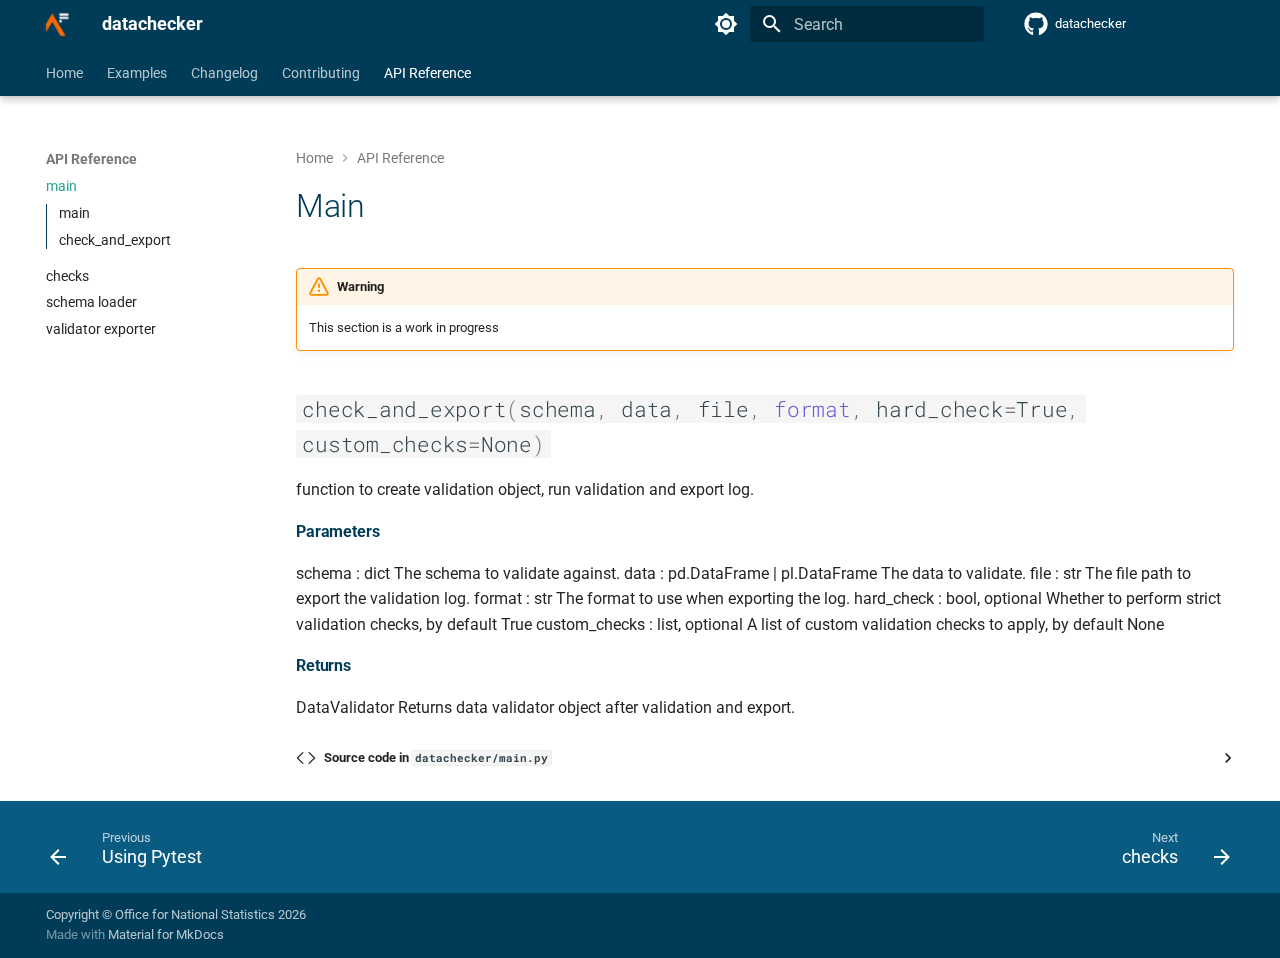
<file: api_reference/main/index.html>
<!doctype html>
<html lang="en" class="no-js">
  <head>
    
      <meta charset="utf-8">
      <meta name="viewport" content="width=device-width,initial-scale=1">
      
        <meta name="description" content="A Python package for validating datasets against predefined checks.">
      
      
      
      
        <link rel="prev" href="../../contributor_guide/using_pytest/">
      
      
        <link rel="next" href="../checks/">
      
      
        
      
      
      <link rel="icon" href="../../assets/images/favicon.png">
      <meta name="generator" content="mkdocs-1.6.1, mkdocs-material-9.7.3">
    
    
      
        <title>main - datachecker</title>
      
    
    
      <link rel="stylesheet" href="../../assets/stylesheets/main.484c7ddc.min.css">
      
        
        <link rel="stylesheet" href="../../assets/stylesheets/palette.ab4e12ef.min.css">
      
      
  
  
    
      
      
    
  
    
      
      
    
  
    
      
      
    
  
    
      
      
    
  
    
      
      
    
  
    
      
      
    
  
    
      
      
    
  
    
      
      
    
  
    
      
      
    
  
    
      
      
    
  
    
      
      
    
  
    
      
      
    
  
  
  <style>:root{--md-admonition-icon--note:url('data:image/svg+xml;charset=utf-8,%3Csvg%20xmlns%3D%22http%3A//www.w3.org/2000/svg%22%20viewBox%3D%220%200%2016%2016%22%3E%3Cpath%20d%3D%22M1%207.775V2.75C1%201.784%201.784%201%202.75%201h5.025c.464%200%20.91.184%201.238.513l6.25%206.25a1.75%201.75%200%200%201%200%202.474l-5.026%205.026a1.75%201.75%200%200%201-2.474%200l-6.25-6.25A1.75%201.75%200%200%201%201%207.775m1.5%200c0%20.066.026.13.073.177l6.25%206.25a.25.25%200%200%200%20.354%200l5.025-5.025a.25.25%200%200%200%200-.354l-6.25-6.25a.25.25%200%200%200-.177-.073H2.75a.25.25%200%200%200-.25.25ZM6%205a1%201%200%201%201%200%202%201%201%200%200%201%200-2%22/%3E%3C/svg%3E');--md-admonition-icon--abstract:url('data:image/svg+xml;charset=utf-8,%3Csvg%20xmlns%3D%22http%3A//www.w3.org/2000/svg%22%20viewBox%3D%220%200%2016%2016%22%3E%3Cpath%20d%3D%22M2.5%201.75v11.5c0%20.138.112.25.25.25h3.17a.75.75%200%200%201%200%201.5H2.75A1.75%201.75%200%200%201%201%2013.25V1.75C1%20.784%201.784%200%202.75%200h8.5C12.216%200%2013%20.784%2013%201.75v7.736a.75.75%200%200%201-1.5%200V1.75a.25.25%200%200%200-.25-.25h-8.5a.25.25%200%200%200-.25.25m13.274%209.537zl-4.557%204.45a.75.75%200%200%201-1.055-.008l-1.943-1.95a.75.75%200%200%201%201.062-1.058l1.419%201.425%204.026-3.932a.75.75%200%201%201%201.048%201.074M4.75%204h4.5a.75.75%200%200%201%200%201.5h-4.5a.75.75%200%200%201%200-1.5M4%207.75A.75.75%200%200%201%204.75%207h2a.75.75%200%200%201%200%201.5h-2A.75.75%200%200%201%204%207.75%22/%3E%3C/svg%3E');--md-admonition-icon--info:url('data:image/svg+xml;charset=utf-8,%3Csvg%20xmlns%3D%22http%3A//www.w3.org/2000/svg%22%20viewBox%3D%220%200%2016%2016%22%3E%3Cpath%20d%3D%22M0%208a8%208%200%201%201%2016%200A8%208%200%200%201%200%208m8-6.5a6.5%206.5%200%201%200%200%2013%206.5%206.5%200%200%200%200-13M6.5%207.75A.75.75%200%200%201%207.25%207h1a.75.75%200%200%201%20.75.75v2.75h.25a.75.75%200%200%201%200%201.5h-2a.75.75%200%200%201%200-1.5h.25v-2h-.25a.75.75%200%200%201-.75-.75M8%206a1%201%200%201%201%200-2%201%201%200%200%201%200%202%22/%3E%3C/svg%3E');--md-admonition-icon--tip:url('data:image/svg+xml;charset=utf-8,%3Csvg%20xmlns%3D%22http%3A//www.w3.org/2000/svg%22%20viewBox%3D%220%200%2016%2016%22%3E%3Cpath%20d%3D%22M3.499.75a.75.75%200%200%201%201.5%200v.996C5.9%202.903%206.793%203.65%207.662%204.376l.24.202c-.036-.694.055-1.422.426-2.163C9.1.873%2010.794-.045%2012.622.26%2014.408.558%2016%201.94%2016%204.25c0%201.278-.954%202.575-2.44%202.734l.146.508.065.22c.203.701.412%201.455.476%202.226.142%201.707-.4%203.03-1.487%203.898C11.714%2014.671%2010.27%2015%208.75%2015h-6a.75.75%200%200%201%200-1.5h1.376a4.5%204.5%200%200%201-.563-1.191%203.84%203.84%200%200%201-.05-2.063%204.65%204.65%200%200%201-2.025-.293.75.75%200%200%201%20.525-1.406c1.357.507%202.376-.006%202.698-.318l.009-.01a.747.747%200%200%201%201.06%200%20.75.75%200%200%201-.012%201.074c-.912.92-.992%201.835-.768%202.586.221.74.745%201.337%201.196%201.621H8.75c1.343%200%202.398-.296%203.074-.836.635-.507%201.036-1.31.928-2.602-.05-.603-.216-1.224-.422-1.93l-.064-.221c-.12-.407-.246-.84-.353-1.29a2.4%202.4%200%200%201-.507-.441%203.1%203.1%200%200%201-.633-1.248.75.75%200%200%201%201.455-.364c.046.185.144.436.31.627.146.168.353.305.712.305.738%200%201.25-.615%201.25-1.25%200-1.47-.95-2.315-2.123-2.51-1.172-.196-2.227.387-2.706%201.345-.46.92-.27%201.774.019%203.062l.042.19.01.05c.348.443.666.949.94%201.553a.75.75%200%201%201-1.365.62c-.553-1.217-1.32-1.94-2.3-2.768L6.7%205.527c-.814-.68-1.75-1.462-2.692-2.619a3.7%203.7%200%200%200-1.023.88c-.406.495-.663%201.036-.722%201.508.116.122.306.21.591.239.388.038.797-.06%201.032-.19a.75.75%200%200%201%20.728%201.31c-.515.287-1.23.439-1.906.373-.682-.067-1.473-.38-1.879-1.193L.75%205.677V5.5c0-.984.48-1.94%201.077-2.664.46-.559%201.05-1.055%201.673-1.353z%22/%3E%3C/svg%3E');--md-admonition-icon--success:url('data:image/svg+xml;charset=utf-8,%3Csvg%20xmlns%3D%22http%3A//www.w3.org/2000/svg%22%20viewBox%3D%220%200%2016%2016%22%3E%3Cpath%20d%3D%22M13.78%204.22a.75.75%200%200%201%200%201.06l-7.25%207.25a.75.75%200%200%201-1.06%200L2.22%209.28a.75.75%200%200%201%20.018-1.042.75.75%200%200%201%201.042-.018L6%2010.94l6.72-6.72a.75.75%200%200%201%201.06%200%22/%3E%3C/svg%3E');--md-admonition-icon--question:url('data:image/svg+xml;charset=utf-8,%3Csvg%20xmlns%3D%22http%3A//www.w3.org/2000/svg%22%20viewBox%3D%220%200%2016%2016%22%3E%3Cpath%20d%3D%22M0%208a8%208%200%201%201%2016%200A8%208%200%200%201%200%208m8-6.5a6.5%206.5%200%201%200%200%2013%206.5%206.5%200%200%200%200-13M6.92%206.085h.001a.749.749%200%201%201-1.342-.67c.169-.339.436-.701.849-.977C6.845%204.16%207.369%204%208%204a2.76%202.76%200%200%201%201.637.525c.503.377.863.965.863%201.725%200%20.448-.115.83-.329%201.15-.205.307-.47.513-.692.662-.109.072-.22.138-.313.195l-.006.004a6%206%200%200%200-.26.16%201%201%200%200%200-.276.245.75.75%200%200%201-1.248-.832c.184-.264.42-.489.692-.661q.154-.1.313-.195l.007-.004c.1-.061.182-.11.258-.161a1%201%200%200%200%20.277-.245C8.96%206.514%209%206.427%209%206.25a.61.61%200%200%200-.262-.525A1.27%201.27%200%200%200%208%205.5c-.369%200-.595.09-.74.187a1%201%200%200%200-.34.398M9%2011a1%201%200%201%201-2%200%201%201%200%200%201%202%200%22/%3E%3C/svg%3E');--md-admonition-icon--warning:url('data:image/svg+xml;charset=utf-8,%3Csvg%20xmlns%3D%22http%3A//www.w3.org/2000/svg%22%20viewBox%3D%220%200%2016%2016%22%3E%3Cpath%20d%3D%22M6.457%201.047c.659-1.234%202.427-1.234%203.086%200l6.082%2011.378A1.75%201.75%200%200%201%2014.082%2015H1.918a1.75%201.75%200%200%201-1.543-2.575Zm1.763.707a.25.25%200%200%200-.44%200L1.698%2013.132a.25.25%200%200%200%20.22.368h12.164a.25.25%200%200%200%20.22-.368Zm.53%203.996v2.5a.75.75%200%200%201-1.5%200v-2.5a.75.75%200%200%201%201.5%200M9%2011a1%201%200%201%201-2%200%201%201%200%200%201%202%200%22/%3E%3C/svg%3E');--md-admonition-icon--failure:url('data:image/svg+xml;charset=utf-8,%3Csvg%20xmlns%3D%22http%3A//www.w3.org/2000/svg%22%20viewBox%3D%220%200%2016%2016%22%3E%3Cpath%20d%3D%22M2.344%202.343za8%208%200%200%201%2011.314%2011.314A8.002%208.002%200%200%201%20.234%2010.089a8%208%200%200%201%202.11-7.746m1.06%2010.253a6.5%206.5%200%201%200%209.108-9.275%206.5%206.5%200%200%200-9.108%209.275M6.03%204.97%208%206.94l1.97-1.97a.749.749%200%200%201%201.275.326.75.75%200%200%201-.215.734L9.06%208l1.97%201.97a.749.749%200%200%201-.326%201.275.75.75%200%200%201-.734-.215L8%209.06l-1.97%201.97a.749.749%200%200%201-1.275-.326.75.75%200%200%201%20.215-.734L6.94%208%204.97%206.03a.75.75%200%200%201%20.018-1.042.75.75%200%200%201%201.042-.018%22/%3E%3C/svg%3E');--md-admonition-icon--danger:url('data:image/svg+xml;charset=utf-8,%3Csvg%20xmlns%3D%22http%3A//www.w3.org/2000/svg%22%20viewBox%3D%220%200%2016%2016%22%3E%3Cpath%20d%3D%22M9.504.43a1.516%201.516%200%200%201%202.437%201.713L10.415%205.5h2.123c1.57%200%202.346%201.909%201.22%203.004l-7.34%207.142a1.25%201.25%200%200%201-.871.354h-.302a1.25%201.25%200%200%201-1.157-1.723L5.633%2010.5H3.462c-1.57%200-2.346-1.909-1.22-3.004zm1.047%201.074L3.286%208.571A.25.25%200%200%200%203.462%209H6.75a.75.75%200%200%201%20.694%201.034l-1.713%204.188%206.982-6.793A.25.25%200%200%200%2012.538%207H9.25a.75.75%200%200%201-.683-1.06l2.008-4.418.003-.006-.004-.009-.006-.006-.008-.001q-.005%200-.009.004%22/%3E%3C/svg%3E');--md-admonition-icon--bug:url('data:image/svg+xml;charset=utf-8,%3Csvg%20xmlns%3D%22http%3A//www.w3.org/2000/svg%22%20viewBox%3D%220%200%2016%2016%22%3E%3Cpath%20d%3D%22M4.72.22a.75.75%200%200%201%201.06%200l1%20.999a3.5%203.5%200%200%201%202.441%200l.999-1a.748.748%200%200%201%201.265.332.75.75%200%200%201-.205.729l-.775.776c.616.63.995%201.493.995%202.444v.327q0%20.15-.025.292c.408.14.764.392%201.029.722l1.968-.787a.75.75%200%200%201%20.556%201.392L13%207.258V9h2.25a.75.75%200%200%201%200%201.5H13v.5q-.002.615-.141%201.186l2.17.868a.75.75%200%200%201-.557%201.392l-2.184-.873A5%205%200%200%201%208%2016a5%205%200%200%201-4.288-2.427l-2.183.873a.75.75%200%200%201-.558-1.392l2.17-.868A5%205%200%200%201%203%2011v-.5H.75a.75.75%200%200%201%200-1.5H3V7.258L.971%206.446a.75.75%200%200%201%20.558-1.392l1.967.787c.265-.33.62-.583%201.03-.722a1.7%201.7%200%200%201-.026-.292V4.5c0-.951.38-1.814.995-2.444L4.72%201.28a.75.75%200%200%201%200-1.06m.53%206.28a.75.75%200%200%200-.75.75V11a3.5%203.5%200%201%200%207%200V7.25a.75.75%200%200%200-.75-.75ZM6.173%205h3.654A.17.17%200%200%200%2010%204.827V4.5a2%202%200%201%200-4%200v.327c0%20.096.077.173.173.173%22/%3E%3C/svg%3E');--md-admonition-icon--example:url('data:image/svg+xml;charset=utf-8,%3Csvg%20xmlns%3D%22http%3A//www.w3.org/2000/svg%22%20viewBox%3D%220%200%2016%2016%22%3E%3Cpath%20d%3D%22M5%205.782V2.5h-.25a.75.75%200%200%201%200-1.5h6.5a.75.75%200%200%201%200%201.5H11v3.282l3.666%205.76C15.619%2013.04%2014.543%2015%2012.767%2015H3.233c-1.776%200-2.852-1.96-1.899-3.458Zm-2.4%206.565a.75.75%200%200%200%20.633%201.153h9.534a.75.75%200%200%200%20.633-1.153L12.225%2010.5h-8.45ZM9.5%202.5h-3V6c0%20.143-.04.283-.117.403L4.73%209h6.54L9.617%206.403A.75.75%200%200%201%209.5%206Z%22/%3E%3C/svg%3E');--md-admonition-icon--quote:url('data:image/svg+xml;charset=utf-8,%3Csvg%20xmlns%3D%22http%3A//www.w3.org/2000/svg%22%20viewBox%3D%220%200%2016%2016%22%3E%3Cpath%20d%3D%22M1.75%202.5h10.5a.75.75%200%200%201%200%201.5H1.75a.75.75%200%200%201%200-1.5m4%205h8.5a.75.75%200%200%201%200%201.5h-8.5a.75.75%200%200%201%200-1.5m0%205h8.5a.75.75%200%200%201%200%201.5h-8.5a.75.75%200%200%201%200-1.5M2.5%207.75v6a.75.75%200%200%201-1.5%200v-6a.75.75%200%200%201%201.5%200%22/%3E%3C/svg%3E');}</style>



    
    
      
    
    
      
        
        
        <link rel="preconnect" href="https://fonts.gstatic.com" crossorigin>
        <link rel="stylesheet" href="https://fonts.googleapis.com/css?family=Roboto:300,300i,400,400i,700,700i%7CRoboto+Mono:400,400i,700,700i&display=fallback">
        <style>:root{--md-text-font:"Roboto";--md-code-font:"Roboto Mono"}</style>
      
    
    
      <link rel="stylesheet" href="../../assets/_mkdocstrings.css">
    
      <link rel="stylesheet" href="../../assets/mkdocs_custom.css">
    
    <script>__md_scope=new URL("../..",location),__md_hash=e=>[...e].reduce(((e,_)=>(e<<5)-e+_.charCodeAt(0)),0),__md_get=(e,_=localStorage,t=__md_scope)=>JSON.parse(_.getItem(t.pathname+"."+e)),__md_set=(e,_,t=localStorage,a=__md_scope)=>{try{t.setItem(a.pathname+"."+e,JSON.stringify(_))}catch(e){}}</script>
    
      

    
    
  </head>
  
  
    
    
      
    
    
    
    
    <body dir="ltr" data-md-color-scheme="default" data-md-color-primary="custom" data-md-color-accent="custom">
  
    
    <input class="md-toggle" data-md-toggle="drawer" type="checkbox" id="__drawer" autocomplete="off">
    <input class="md-toggle" data-md-toggle="search" type="checkbox" id="__search" autocomplete="off">
    <label class="md-overlay" for="__drawer"></label>
    <div data-md-component="skip">
      
        
        <a href="#main" class="md-skip">
          Skip to content
        </a>
      
    </div>
    <div data-md-component="announce">
      
    </div>
    
    
      

  

<header class="md-header md-header--shadow md-header--lifted" data-md-component="header">
  <nav class="md-header__inner md-grid" aria-label="Header">
    <a href="../.." title="datachecker" class="md-header__button md-logo" aria-label="datachecker" data-md-component="logo">
      
  <img src="../../images/af.png" alt="logo">

    </a>
    <label class="md-header__button md-icon" for="__drawer">
      
      <svg xmlns="http://www.w3.org/2000/svg" viewBox="0 0 24 24"><path d="M3 6h18v2H3zm0 5h18v2H3zm0 5h18v2H3z"/></svg>
    </label>
    <div class="md-header__title" data-md-component="header-title">
      <div class="md-header__ellipsis">
        <div class="md-header__topic">
          <span class="md-ellipsis">
            datachecker
          </span>
        </div>
        <div class="md-header__topic" data-md-component="header-topic">
          <span class="md-ellipsis">
            
              main
            
          </span>
        </div>
      </div>
    </div>
    
      
        <form class="md-header__option" data-md-component="palette">
  
    
    
    
    <input class="md-option" data-md-color-media="(prefers-color-scheme: light)" data-md-color-scheme="default" data-md-color-primary="custom" data-md-color-accent="custom"  aria-label="Switch to dark mode"  type="radio" name="__palette" id="__palette_0">
    
      <label class="md-header__button md-icon" title="Switch to dark mode" for="__palette_1" hidden>
        <svg xmlns="http://www.w3.org/2000/svg" viewBox="0 0 24 24"><path d="M12 8a4 4 0 0 0-4 4 4 4 0 0 0 4 4 4 4 0 0 0 4-4 4 4 0 0 0-4-4m0 10a6 6 0 0 1-6-6 6 6 0 0 1 6-6 6 6 0 0 1 6 6 6 6 0 0 1-6 6m8-9.31V4h-4.69L12 .69 8.69 4H4v4.69L.69 12 4 15.31V20h4.69L12 23.31 15.31 20H20v-4.69L23.31 12z"/></svg>
      </label>
    
  
    
    
    
    <input class="md-option" data-md-color-media="(prefers-color-scheme: dark)" data-md-color-scheme="slate" data-md-color-primary="custom" data-md-color-accent="red"  aria-label="Switch to light mode"  type="radio" name="__palette" id="__palette_1">
    
      <label class="md-header__button md-icon" title="Switch to light mode" for="__palette_0" hidden>
        <svg xmlns="http://www.w3.org/2000/svg" viewBox="0 0 24 24"><path d="M12 18c-.89 0-1.74-.2-2.5-.55C11.56 16.5 13 14.42 13 12s-1.44-4.5-3.5-5.45C10.26 6.2 11.11 6 12 6a6 6 0 0 1 6 6 6 6 0 0 1-6 6m8-9.31V4h-4.69L12 .69 8.69 4H4v4.69L.69 12 4 15.31V20h4.69L12 23.31 15.31 20H20v-4.69L23.31 12z"/></svg>
      </label>
    
  
</form>
      
    
    
      <script>var palette=__md_get("__palette");if(palette&&palette.color){if("(prefers-color-scheme)"===palette.color.media){var media=matchMedia("(prefers-color-scheme: light)"),input=document.querySelector(media.matches?"[data-md-color-media='(prefers-color-scheme: light)']":"[data-md-color-media='(prefers-color-scheme: dark)']");palette.color.media=input.getAttribute("data-md-color-media"),palette.color.scheme=input.getAttribute("data-md-color-scheme"),palette.color.primary=input.getAttribute("data-md-color-primary"),palette.color.accent=input.getAttribute("data-md-color-accent")}for(var[key,value]of Object.entries(palette.color))document.body.setAttribute("data-md-color-"+key,value)}</script>
    
    
    
      
      
        <label class="md-header__button md-icon" for="__search">
          
          <svg xmlns="http://www.w3.org/2000/svg" viewBox="0 0 24 24"><path d="M9.5 3A6.5 6.5 0 0 1 16 9.5c0 1.61-.59 3.09-1.56 4.23l.27.27h.79l5 5-1.5 1.5-5-5v-.79l-.27-.27A6.52 6.52 0 0 1 9.5 16 6.5 6.5 0 0 1 3 9.5 6.5 6.5 0 0 1 9.5 3m0 2C7 5 5 7 5 9.5S7 14 9.5 14 14 12 14 9.5 12 5 9.5 5"/></svg>
        </label>
        <div class="md-search" data-md-component="search" role="dialog">
  <label class="md-search__overlay" for="__search"></label>
  <div class="md-search__inner" role="search">
    <form class="md-search__form" name="search">
      <input type="text" class="md-search__input" name="query" aria-label="Search" placeholder="Search" autocapitalize="off" autocorrect="off" autocomplete="off" spellcheck="false" data-md-component="search-query" required>
      <label class="md-search__icon md-icon" for="__search">
        
        <svg xmlns="http://www.w3.org/2000/svg" viewBox="0 0 24 24"><path d="M9.5 3A6.5 6.5 0 0 1 16 9.5c0 1.61-.59 3.09-1.56 4.23l.27.27h.79l5 5-1.5 1.5-5-5v-.79l-.27-.27A6.52 6.52 0 0 1 9.5 16 6.5 6.5 0 0 1 3 9.5 6.5 6.5 0 0 1 9.5 3m0 2C7 5 5 7 5 9.5S7 14 9.5 14 14 12 14 9.5 12 5 9.5 5"/></svg>
        
        <svg xmlns="http://www.w3.org/2000/svg" viewBox="0 0 24 24"><path d="M20 11v2H8l5.5 5.5-1.42 1.42L4.16 12l7.92-7.92L13.5 5.5 8 11z"/></svg>
      </label>
      <nav class="md-search__options" aria-label="Search">
        
        <button type="reset" class="md-search__icon md-icon" title="Clear" aria-label="Clear" tabindex="-1">
          
          <svg xmlns="http://www.w3.org/2000/svg" viewBox="0 0 24 24"><path d="M19 6.41 17.59 5 12 10.59 6.41 5 5 6.41 10.59 12 5 17.59 6.41 19 12 13.41 17.59 19 19 17.59 13.41 12z"/></svg>
        </button>
      </nav>
      
        <div class="md-search__suggest" data-md-component="search-suggest"></div>
      
    </form>
    <div class="md-search__output">
      <div class="md-search__scrollwrap" tabindex="0" data-md-scrollfix>
        <div class="md-search-result" data-md-component="search-result">
          <div class="md-search-result__meta">
            Initializing search
          </div>
          <ol class="md-search-result__list" role="presentation"></ol>
        </div>
      </div>
    </div>
  </div>
</div>
      
    
    
      <div class="md-header__source">
        <a href="https://github.com/ONSdigital/datachecker" title="Go to repository" class="md-source" data-md-component="source">
  <div class="md-source__icon md-icon">
    
    <svg xmlns="http://www.w3.org/2000/svg" viewBox="0 0 512 512"><!--! Font Awesome Free 7.1.0 by @fontawesome - https://fontawesome.com License - https://fontawesome.com/license/free (Icons: CC BY 4.0, Fonts: SIL OFL 1.1, Code: MIT License) Copyright 2025 Fonticons, Inc.--><path d="M173.9 397.4c0 2-2.3 3.6-5.2 3.6-3.3.3-5.6-1.3-5.6-3.6 0-2 2.3-3.6 5.2-3.6 3-.3 5.6 1.3 5.6 3.6m-31.1-4.5c-.7 2 1.3 4.3 4.3 4.9 2.6 1 5.6 0 6.2-2s-1.3-4.3-4.3-5.2c-2.6-.7-5.5.3-6.2 2.3m44.2-1.7c-2.9.7-4.9 2.6-4.6 4.9.3 2 2.9 3.3 5.9 2.6 2.9-.7 4.9-2.6 4.6-4.6-.3-1.9-3-3.2-5.9-2.9M252.8 8C114.1 8 8 113.3 8 252c0 110.9 69.8 205.8 169.5 239.2 12.8 2.3 17.3-5.6 17.3-12.1 0-6.2-.3-40.4-.3-61.4 0 0-70 15-84.7-29.8 0 0-11.4-29.1-27.8-36.6 0 0-22.9-15.7 1.6-15.4 0 0 24.9 2 38.6 25.8 21.9 38.6 58.6 27.5 72.9 20.9 2.3-16 8.8-27.1 16-33.7-55.9-6.2-112.3-14.3-112.3-110.5 0-27.5 7.6-41.3 23.6-58.9-2.6-6.5-11.1-33.3 2.6-67.9 20.9-6.5 69 27 69 27 20-5.6 41.5-8.5 62.8-8.5s42.8 2.9 62.8 8.5c0 0 48.1-33.6 69-27 13.7 34.7 5.2 61.4 2.6 67.9 16 17.7 25.8 31.5 25.8 58.9 0 96.5-58.9 104.2-114.8 110.5 9.2 7.9 17 22.9 17 46.4 0 33.7-.3 75.4-.3 83.6 0 6.5 4.6 14.4 17.3 12.1C436.2 457.8 504 362.9 504 252 504 113.3 391.5 8 252.8 8M105.2 352.9c-1.3 1-1 3.3.7 5.2 1.6 1.6 3.9 2.3 5.2 1 1.3-1 1-3.3-.7-5.2-1.6-1.6-3.9-2.3-5.2-1m-10.8-8.1c-.7 1.3.3 2.9 2.3 3.9 1.6 1 3.6.7 4.3-.7.7-1.3-.3-2.9-2.3-3.9-2-.6-3.6-.3-4.3.7m32.4 35.6c-1.6 1.3-1 4.3 1.3 6.2 2.3 2.3 5.2 2.6 6.5 1 1.3-1.3.7-4.3-1.3-6.2-2.2-2.3-5.2-2.6-6.5-1m-11.4-14.7c-1.6 1-1.6 3.6 0 5.9s4.3 3.3 5.6 2.3c1.6-1.3 1.6-3.9 0-6.2-1.4-2.3-4-3.3-5.6-2"/></svg>
  </div>
  <div class="md-source__repository">
    datachecker
  </div>
</a>
      </div>
    
  </nav>
  
    
      
<nav class="md-tabs" aria-label="Tabs" data-md-component="tabs">
  <div class="md-grid">
    <ul class="md-tabs__list">
      
        
  
  
  
  
    <li class="md-tabs__item">
      <a href="../.." class="md-tabs__link">
        
  
  
    
  
  Home

      </a>
    </li>
  

      
        
  
  
  
  
    <li class="md-tabs__item">
      <a href="../../user_guide/examples/" class="md-tabs__link">
        
  
  
    
  
  Examples

      </a>
    </li>
  

      
        
  
  
  
  
    <li class="md-tabs__item">
      <a href="../../changelog/" class="md-tabs__link">
        
  
  
    
  
  Changelog

      </a>
    </li>
  

      
        
  
  
  
  
    
    
      <li class="md-tabs__item">
        <a href="../../contributor_guide/CONTRIBUTING/" class="md-tabs__link">
          
  
  
  Contributing

        </a>
      </li>
    
  

      
        
  
  
  
    
  
  
    
    
      <li class="md-tabs__item md-tabs__item--active">
        <a href="./" class="md-tabs__link">
          
  
  
  API Reference

        </a>
      </li>
    
  

      
    </ul>
  </div>
</nav>
    
  
</header>
    
    <div class="md-container" data-md-component="container">
      
      
        
      
      <main class="md-main" data-md-component="main">
        <div class="md-main__inner md-grid">
          
            
              
              <div class="md-sidebar md-sidebar--primary" data-md-component="sidebar" data-md-type="navigation" >
                <div class="md-sidebar__scrollwrap">
                  <div class="md-sidebar__inner">
                    


  


  

<nav class="md-nav md-nav--primary md-nav--lifted md-nav--integrated" aria-label="Navigation" data-md-level="0">
  <label class="md-nav__title" for="__drawer">
    <a href="../.." title="datachecker" class="md-nav__button md-logo" aria-label="datachecker" data-md-component="logo">
      
  <img src="../../images/af.png" alt="logo">

    </a>
    datachecker
  </label>
  
    <div class="md-nav__source">
      <a href="https://github.com/ONSdigital/datachecker" title="Go to repository" class="md-source" data-md-component="source">
  <div class="md-source__icon md-icon">
    
    <svg xmlns="http://www.w3.org/2000/svg" viewBox="0 0 512 512"><!--! Font Awesome Free 7.1.0 by @fontawesome - https://fontawesome.com License - https://fontawesome.com/license/free (Icons: CC BY 4.0, Fonts: SIL OFL 1.1, Code: MIT License) Copyright 2025 Fonticons, Inc.--><path d="M173.9 397.4c0 2-2.3 3.6-5.2 3.6-3.3.3-5.6-1.3-5.6-3.6 0-2 2.3-3.6 5.2-3.6 3-.3 5.6 1.3 5.6 3.6m-31.1-4.5c-.7 2 1.3 4.3 4.3 4.9 2.6 1 5.6 0 6.2-2s-1.3-4.3-4.3-5.2c-2.6-.7-5.5.3-6.2 2.3m44.2-1.7c-2.9.7-4.9 2.6-4.6 4.9.3 2 2.9 3.3 5.9 2.6 2.9-.7 4.9-2.6 4.6-4.6-.3-1.9-3-3.2-5.9-2.9M252.8 8C114.1 8 8 113.3 8 252c0 110.9 69.8 205.8 169.5 239.2 12.8 2.3 17.3-5.6 17.3-12.1 0-6.2-.3-40.4-.3-61.4 0 0-70 15-84.7-29.8 0 0-11.4-29.1-27.8-36.6 0 0-22.9-15.7 1.6-15.4 0 0 24.9 2 38.6 25.8 21.9 38.6 58.6 27.5 72.9 20.9 2.3-16 8.8-27.1 16-33.7-55.9-6.2-112.3-14.3-112.3-110.5 0-27.5 7.6-41.3 23.6-58.9-2.6-6.5-11.1-33.3 2.6-67.9 20.9-6.5 69 27 69 27 20-5.6 41.5-8.5 62.8-8.5s42.8 2.9 62.8 8.5c0 0 48.1-33.6 69-27 13.7 34.7 5.2 61.4 2.6 67.9 16 17.7 25.8 31.5 25.8 58.9 0 96.5-58.9 104.2-114.8 110.5 9.2 7.9 17 22.9 17 46.4 0 33.7-.3 75.4-.3 83.6 0 6.5 4.6 14.4 17.3 12.1C436.2 457.8 504 362.9 504 252 504 113.3 391.5 8 252.8 8M105.2 352.9c-1.3 1-1 3.3.7 5.2 1.6 1.6 3.9 2.3 5.2 1 1.3-1 1-3.3-.7-5.2-1.6-1.6-3.9-2.3-5.2-1m-10.8-8.1c-.7 1.3.3 2.9 2.3 3.9 1.6 1 3.6.7 4.3-.7.7-1.3-.3-2.9-2.3-3.9-2-.6-3.6-.3-4.3.7m32.4 35.6c-1.6 1.3-1 4.3 1.3 6.2 2.3 2.3 5.2 2.6 6.5 1 1.3-1.3.7-4.3-1.3-6.2-2.2-2.3-5.2-2.6-6.5-1m-11.4-14.7c-1.6 1-1.6 3.6 0 5.9s4.3 3.3 5.6 2.3c1.6-1.3 1.6-3.9 0-6.2-1.4-2.3-4-3.3-5.6-2"/></svg>
  </div>
  <div class="md-source__repository">
    datachecker
  </div>
</a>
    </div>
  
  <ul class="md-nav__list" data-md-scrollfix>
    
      
      
  
  
  
  
    <li class="md-nav__item">
      <a href="../.." class="md-nav__link">
        
  
  
  <span class="md-ellipsis">
    
  
    Home
  

    
  </span>
  
  

      </a>
    </li>
  

    
      
      
  
  
  
  
    <li class="md-nav__item">
      <a href="../../user_guide/examples/" class="md-nav__link">
        
  
  
  <span class="md-ellipsis">
    
  
    Examples
  

    
  </span>
  
  

      </a>
    </li>
  

    
      
      
  
  
  
  
    <li class="md-nav__item">
      <a href="../../changelog/" class="md-nav__link">
        
  
  
  <span class="md-ellipsis">
    
  
    Changelog
  

    
  </span>
  
  

      </a>
    </li>
  

    
      
      
  
  
  
  
    
    
    
    
      
      
        
      
    
    
    <li class="md-nav__item md-nav__item--nested">
      
        
        
          
        
        <input class="md-nav__toggle md-toggle md-toggle--indeterminate" type="checkbox" id="__nav_4" >
        
          
          <label class="md-nav__link" for="__nav_4" id="__nav_4_label" tabindex="0">
            
  
  
  <span class="md-ellipsis">
    
  
    Contributing
  

    
  </span>
  
  

            <span class="md-nav__icon md-icon"></span>
          </label>
        
        <nav class="md-nav" data-md-level="1" aria-labelledby="__nav_4_label" aria-expanded="false">
          <label class="md-nav__title" for="__nav_4">
            <span class="md-nav__icon md-icon"></span>
            
  
    Contributing
  

          </label>
          <ul class="md-nav__list" data-md-scrollfix>
            
              
                
  
  
  
  
    <li class="md-nav__item">
      <a href="../../contributor_guide/CONTRIBUTING/" class="md-nav__link">
        
  
  
  <span class="md-ellipsis">
    
  
    Contributing Guide
  

    
  </span>
  
  

      </a>
    </li>
  

              
            
              
                
  
  
  
  
    <li class="md-nav__item">
      <a href="../../contributor_guide/CODE_OF_CONDUCT/" class="md-nav__link">
        
  
  
  <span class="md-ellipsis">
    
  
    Code of Conduct
  

    
  </span>
  
  

      </a>
    </li>
  

              
            
              
                
  
  
  
  
    <li class="md-nav__item">
      <a href="../../contributor_guide/using_pytest/" class="md-nav__link">
        
  
  
  <span class="md-ellipsis">
    
  
    Using Pytest
  

    
  </span>
  
  

      </a>
    </li>
  

              
            
          </ul>
        </nav>
      
    </li>
  

    
      
      
  
  
    
  
  
  
    
    
    
    
      
        
        
      
      
        
      
    
    
    <li class="md-nav__item md-nav__item--active md-nav__item--section md-nav__item--nested">
      
        
        
        <input class="md-nav__toggle md-toggle " type="checkbox" id="__nav_5" checked>
        
          
          <label class="md-nav__link" for="__nav_5" id="__nav_5_label" tabindex="">
            
  
  
  <span class="md-ellipsis">
    
  
    API Reference
  

    
  </span>
  
  

            <span class="md-nav__icon md-icon"></span>
          </label>
        
        <nav class="md-nav" data-md-level="1" aria-labelledby="__nav_5_label" aria-expanded="true">
          <label class="md-nav__title" for="__nav_5">
            <span class="md-nav__icon md-icon"></span>
            
  
    API Reference
  

          </label>
          <ul class="md-nav__list" data-md-scrollfix>
            
              
                
  
  
    
  
  
  
    <li class="md-nav__item md-nav__item--active">
      
      <input class="md-nav__toggle md-toggle" type="checkbox" id="__toc">
      
      
        
      
      
        <label class="md-nav__link md-nav__link--active" for="__toc">
          
  
  
  <span class="md-ellipsis">
    
  
    main
  

    
  </span>
  
  

          <span class="md-nav__icon md-icon"></span>
        </label>
      
      <a href="./" class="md-nav__link md-nav__link--active">
        
  
  
  <span class="md-ellipsis">
    
  
    main
  

    
  </span>
  
  

      </a>
      
        

<nav class="md-nav md-nav--secondary" aria-label="Table of contents">
  
  
  
    
  
  
    <label class="md-nav__title" for="__toc">
      <span class="md-nav__icon md-icon"></span>
      Table of contents
    </label>
    <ul class="md-nav__list" data-md-component="toc" data-md-scrollfix>
      
        <li class="md-nav__item">
  <a href="#datachecker.main" class="md-nav__link">
    <span class="md-ellipsis">
      
        main
      
    </span>
  </a>
  
</li>
      
        <li class="md-nav__item">
  <a href="#datachecker.main.check_and_export" class="md-nav__link">
    <span class="md-ellipsis">
      
        check_and_export
      
    </span>
  </a>
  
</li>
      
    </ul>
  
</nav>
      
    </li>
  

              
            
              
                
  
  
  
  
    <li class="md-nav__item">
      <a href="../checks/" class="md-nav__link">
        
  
  
  <span class="md-ellipsis">
    
  
    checks
  

    
  </span>
  
  

      </a>
    </li>
  

              
            
              
                
  
  
  
  
    <li class="md-nav__item">
      <a href="../schema_loader/" class="md-nav__link">
        
  
  
  <span class="md-ellipsis">
    
  
    schema loader
  

    
  </span>
  
  

      </a>
    </li>
  

              
            
              
                
  
  
  
  
    <li class="md-nav__item">
      <a href="../validator_exporter/" class="md-nav__link">
        
  
  
  <span class="md-ellipsis">
    
  
    validator exporter
  

    
  </span>
  
  

      </a>
    </li>
  

              
            
          </ul>
        </nav>
      
    </li>
  

    
  </ul>
</nav>
                  </div>
                </div>
              </div>
            
            
          
          
            <div class="md-content" data-md-component="content">
              
                



  


  <nav class="md-path" aria-label="Navigation" >
    <ol class="md-path__list">
      
        
  
  
    <li class="md-path__item">
      <a href="../.." class="md-path__link">
        
  <span class="md-ellipsis">
    Home
  </span>

      </a>
    </li>
  

      
      
        
  
  
    
    
      <li class="md-path__item">
        <a href="./" class="md-path__link">
          
  <span class="md-ellipsis">
    API Reference
  </span>

        </a>
      </li>
    
  

      
    </ol>
  </nav>

              
              <article class="md-content__inner md-typeset">
                
                  


  
  


<h1 id="main">Main</h1>
<div class="admonition warning">
<p class="admonition-title">Warning</p>
<p>This section is a work in progress</p>
</div>


<div class="doc doc-object doc-module">



<a id="datachecker.main"></a>
    <div class="doc doc-contents first">










<div class="doc doc-children">










<div class="doc doc-object doc-function">


<h2 id="datachecker.main.check_and_export" class="doc doc-heading">
            <code class="highlight language-python"><span class="n">check_and_export</span><span class="p">(</span><span class="n">schema</span><span class="p">,</span> <span class="n">data</span><span class="p">,</span> <span class="n">file</span><span class="p">,</span> <span class="nb">format</span><span class="p">,</span> <span class="n">hard_check</span><span class="o">=</span><span class="kc">True</span><span class="p">,</span> <span class="n">custom_checks</span><span class="o">=</span><span class="kc">None</span><span class="p">)</span></code>

</h2>


    <div class="doc doc-contents ">

        <p>function to create validation object, run validation and export log.</p>
<h4 id="datachecker.main.check_and_export--parameters">Parameters</h4>
<p>schema : dict
    The schema to validate against.
data : pd.DataFrame | pl.DataFrame
    The data to validate.
file : str
    The file path to export the validation log.
format : str
    The format to use when exporting the log.
hard_check : bool, optional
    Whether to perform strict validation checks, by default True
custom_checks : list, optional
    A list of custom validation checks to apply, by default None</p>
<h4 id="datachecker.main.check_and_export--returns">Returns</h4>
<p>DataValidator
    Returns data validator object after validation and export.</p>


            <details class="mkdocstrings-source">
              <summary>Source code in <code>datachecker/main.py</code></summary>
              <div class="language-python highlight"><table class="highlighttable"><tr><td class="linenos"><div class="linenodiv"><pre><span></span><span class="normal"><a href="#__codelineno-0-8"> 8</a></span>
<span class="normal"><a href="#__codelineno-0-9"> 9</a></span>
<span class="normal"><a href="#__codelineno-0-10">10</a></span>
<span class="normal"><a href="#__codelineno-0-11">11</a></span>
<span class="normal"><a href="#__codelineno-0-12">12</a></span>
<span class="normal"><a href="#__codelineno-0-13">13</a></span>
<span class="normal"><a href="#__codelineno-0-14">14</a></span>
<span class="normal"><a href="#__codelineno-0-15">15</a></span>
<span class="normal"><a href="#__codelineno-0-16">16</a></span>
<span class="normal"><a href="#__codelineno-0-17">17</a></span>
<span class="normal"><a href="#__codelineno-0-18">18</a></span>
<span class="normal"><a href="#__codelineno-0-19">19</a></span>
<span class="normal"><a href="#__codelineno-0-20">20</a></span>
<span class="normal"><a href="#__codelineno-0-21">21</a></span>
<span class="normal"><a href="#__codelineno-0-22">22</a></span>
<span class="normal"><a href="#__codelineno-0-23">23</a></span>
<span class="normal"><a href="#__codelineno-0-24">24</a></span>
<span class="normal"><a href="#__codelineno-0-25">25</a></span>
<span class="normal"><a href="#__codelineno-0-26">26</a></span>
<span class="normal"><a href="#__codelineno-0-27">27</a></span>
<span class="normal"><a href="#__codelineno-0-28">28</a></span>
<span class="normal"><a href="#__codelineno-0-29">29</a></span>
<span class="normal"><a href="#__codelineno-0-30">30</a></span>
<span class="normal"><a href="#__codelineno-0-31">31</a></span>
<span class="normal"><a href="#__codelineno-0-32">32</a></span>
<span class="normal"><a href="#__codelineno-0-33">33</a></span>
<span class="normal"><a href="#__codelineno-0-34">34</a></span>
<span class="normal"><a href="#__codelineno-0-35">35</a></span>
<span class="normal"><a href="#__codelineno-0-36">36</a></span>
<span class="normal"><a href="#__codelineno-0-37">37</a></span>
<span class="normal"><a href="#__codelineno-0-38">38</a></span>
<span class="normal"><a href="#__codelineno-0-39">39</a></span>
<span class="normal"><a href="#__codelineno-0-40">40</a></span>
<span class="normal"><a href="#__codelineno-0-41">41</a></span>
<span class="normal"><a href="#__codelineno-0-42">42</a></span>
<span class="normal"><a href="#__codelineno-0-43">43</a></span>
<span class="normal"><a href="#__codelineno-0-44">44</a></span>
<span class="normal"><a href="#__codelineno-0-45">45</a></span>
<span class="normal"><a href="#__codelineno-0-46">46</a></span>
<span class="normal"><a href="#__codelineno-0-47">47</a></span>
<span class="normal"><a href="#__codelineno-0-48">48</a></span>
<span class="normal"><a href="#__codelineno-0-49">49</a></span>
<span class="normal"><a href="#__codelineno-0-50">50</a></span>
<span class="normal"><a href="#__codelineno-0-51">51</a></span>
<span class="normal"><a href="#__codelineno-0-52">52</a></span>
<span class="normal"><a href="#__codelineno-0-53">53</a></span>
<span class="normal"><a href="#__codelineno-0-54">54</a></span>
<span class="normal"><a href="#__codelineno-0-55">55</a></span>
<span class="normal"><a href="#__codelineno-0-56">56</a></span>
<span class="normal"><a href="#__codelineno-0-57">57</a></span>
<span class="normal"><a href="#__codelineno-0-58">58</a></span>
<span class="normal"><a href="#__codelineno-0-59">59</a></span>
<span class="normal"><a href="#__codelineno-0-60">60</a></span>
<span class="normal"><a href="#__codelineno-0-61">61</a></span>
<span class="normal"><a href="#__codelineno-0-62">62</a></span>
<span class="normal"><a href="#__codelineno-0-63">63</a></span>
<span class="normal"><a href="#__codelineno-0-64">64</a></span>
<span class="normal"><a href="#__codelineno-0-65">65</a></span>
<span class="normal"><a href="#__codelineno-0-66">66</a></span>
<span class="normal"><a href="#__codelineno-0-67">67</a></span>
<span class="normal"><a href="#__codelineno-0-68">68</a></span>
<span class="normal"><a href="#__codelineno-0-69">69</a></span></pre></div></td><td class="code"><div><pre><span></span><code><span id="__span-0-8"><a id="__codelineno-0-8" name="__codelineno-0-8"></a><span class="k">def</span><span class="w"> </span><span class="nf">check_and_export</span><span class="p">(</span><span class="n">schema</span><span class="p">,</span> <span class="n">data</span><span class="p">,</span> <span class="n">file</span><span class="p">,</span> <span class="nb">format</span><span class="p">,</span> <span class="n">hard_check</span><span class="o">=</span><span class="kc">True</span><span class="p">,</span> <span class="n">custom_checks</span><span class="o">=</span><span class="kc">None</span><span class="p">)</span> <span class="o">-&gt;</span> <span class="n">Validator</span><span class="p">:</span>
</span><span id="__span-0-9"><a id="__codelineno-0-9" name="__codelineno-0-9"></a><span class="w">    </span><span class="sd">&quot;&quot;&quot;</span>
</span><span id="__span-0-10"><a id="__codelineno-0-10" name="__codelineno-0-10"></a><span class="sd">    function to create validation object, run validation and export log.</span>
</span><span id="__span-0-11"><a id="__codelineno-0-11" name="__codelineno-0-11"></a>
</span><span id="__span-0-12"><a id="__codelineno-0-12" name="__codelineno-0-12"></a><span class="sd">    Parameters</span>
</span><span id="__span-0-13"><a id="__codelineno-0-13" name="__codelineno-0-13"></a><span class="sd">    ----------</span>
</span><span id="__span-0-14"><a id="__codelineno-0-14" name="__codelineno-0-14"></a><span class="sd">    schema : dict</span>
</span><span id="__span-0-15"><a id="__codelineno-0-15" name="__codelineno-0-15"></a><span class="sd">        The schema to validate against.</span>
</span><span id="__span-0-16"><a id="__codelineno-0-16" name="__codelineno-0-16"></a><span class="sd">    data : pd.DataFrame | pl.DataFrame</span>
</span><span id="__span-0-17"><a id="__codelineno-0-17" name="__codelineno-0-17"></a><span class="sd">        The data to validate.</span>
</span><span id="__span-0-18"><a id="__codelineno-0-18" name="__codelineno-0-18"></a><span class="sd">    file : str</span>
</span><span id="__span-0-19"><a id="__codelineno-0-19" name="__codelineno-0-19"></a><span class="sd">        The file path to export the validation log.</span>
</span><span id="__span-0-20"><a id="__codelineno-0-20" name="__codelineno-0-20"></a><span class="sd">    format : str</span>
</span><span id="__span-0-21"><a id="__codelineno-0-21" name="__codelineno-0-21"></a><span class="sd">        The format to use when exporting the log.</span>
</span><span id="__span-0-22"><a id="__codelineno-0-22" name="__codelineno-0-22"></a><span class="sd">    hard_check : bool, optional</span>
</span><span id="__span-0-23"><a id="__codelineno-0-23" name="__codelineno-0-23"></a><span class="sd">        Whether to perform strict validation checks, by default True</span>
</span><span id="__span-0-24"><a id="__codelineno-0-24" name="__codelineno-0-24"></a><span class="sd">    custom_checks : list, optional</span>
</span><span id="__span-0-25"><a id="__codelineno-0-25" name="__codelineno-0-25"></a><span class="sd">        A list of custom validation checks to apply, by default None</span>
</span><span id="__span-0-26"><a id="__codelineno-0-26" name="__codelineno-0-26"></a>
</span><span id="__span-0-27"><a id="__codelineno-0-27" name="__codelineno-0-27"></a><span class="sd">    Returns</span>
</span><span id="__span-0-28"><a id="__codelineno-0-28" name="__codelineno-0-28"></a><span class="sd">    -------</span>
</span><span id="__span-0-29"><a id="__codelineno-0-29" name="__codelineno-0-29"></a><span class="sd">    DataValidator</span>
</span><span id="__span-0-30"><a id="__codelineno-0-30" name="__codelineno-0-30"></a><span class="sd">        Returns data validator object after validation and export.</span>
</span><span id="__span-0-31"><a id="__codelineno-0-31" name="__codelineno-0-31"></a><span class="sd">    &quot;&quot;&quot;</span>
</span><span id="__span-0-32"><a id="__codelineno-0-32" name="__codelineno-0-32"></a>    <span class="n">mod</span><span class="p">,</span> <span class="n">name</span> <span class="o">=</span> <span class="n">_type_id</span><span class="p">(</span><span class="n">data</span><span class="p">)</span>
</span><span id="__span-0-33"><a id="__codelineno-0-33" name="__codelineno-0-33"></a>
</span><span id="__span-0-34"><a id="__codelineno-0-34" name="__codelineno-0-34"></a>    <span class="k">if</span> <span class="p">(</span><span class="n">mod</span><span class="p">,</span> <span class="n">name</span><span class="p">)</span> <span class="o">==</span> <span class="p">(</span><span class="s2">&quot;polars.dataframe.frame&quot;</span><span class="p">,</span> <span class="s2">&quot;DataFrame&quot;</span><span class="p">):</span>
</span><span id="__span-0-35"><a id="__codelineno-0-35" name="__codelineno-0-35"></a>        <span class="n">validator</span> <span class="o">=</span> <span class="n">PolarsValidator</span><span class="p">(</span>
</span><span id="__span-0-36"><a id="__codelineno-0-36" name="__codelineno-0-36"></a>            <span class="n">schema</span><span class="o">=</span><span class="n">schema</span><span class="p">,</span>
</span><span id="__span-0-37"><a id="__codelineno-0-37" name="__codelineno-0-37"></a>            <span class="n">data</span><span class="o">=</span><span class="n">data</span><span class="p">,</span>
</span><span id="__span-0-38"><a id="__codelineno-0-38" name="__codelineno-0-38"></a>            <span class="n">file</span><span class="o">=</span><span class="n">file</span><span class="p">,</span>
</span><span id="__span-0-39"><a id="__codelineno-0-39" name="__codelineno-0-39"></a>            <span class="nb">format</span><span class="o">=</span><span class="nb">format</span><span class="p">,</span>
</span><span id="__span-0-40"><a id="__codelineno-0-40" name="__codelineno-0-40"></a>            <span class="n">hard_check</span><span class="o">=</span><span class="n">hard_check</span><span class="p">,</span>
</span><span id="__span-0-41"><a id="__codelineno-0-41" name="__codelineno-0-41"></a>            <span class="n">custom_checks</span><span class="o">=</span><span class="n">custom_checks</span><span class="p">,</span>
</span><span id="__span-0-42"><a id="__codelineno-0-42" name="__codelineno-0-42"></a>        <span class="p">)</span>
</span><span id="__span-0-43"><a id="__codelineno-0-43" name="__codelineno-0-43"></a>
</span><span id="__span-0-44"><a id="__codelineno-0-44" name="__codelineno-0-44"></a>    <span class="k">if</span> <span class="p">(</span><span class="n">mod</span><span class="p">,</span> <span class="n">name</span><span class="p">)</span> <span class="o">==</span> <span class="p">(</span><span class="s2">&quot;pandas.core.frame&quot;</span><span class="p">,</span> <span class="s2">&quot;DataFrame&quot;</span><span class="p">):</span>
</span><span id="__span-0-45"><a id="__codelineno-0-45" name="__codelineno-0-45"></a>        <span class="n">validator</span> <span class="o">=</span> <span class="n">DataValidator</span><span class="p">(</span>
</span><span id="__span-0-46"><a id="__codelineno-0-46" name="__codelineno-0-46"></a>            <span class="n">schema</span><span class="o">=</span><span class="n">schema</span><span class="p">,</span>
</span><span id="__span-0-47"><a id="__codelineno-0-47" name="__codelineno-0-47"></a>            <span class="n">data</span><span class="o">=</span><span class="n">data</span><span class="p">,</span>
</span><span id="__span-0-48"><a id="__codelineno-0-48" name="__codelineno-0-48"></a>            <span class="n">file</span><span class="o">=</span><span class="n">file</span><span class="p">,</span>
</span><span id="__span-0-49"><a id="__codelineno-0-49" name="__codelineno-0-49"></a>            <span class="nb">format</span><span class="o">=</span><span class="nb">format</span><span class="p">,</span>
</span><span id="__span-0-50"><a id="__codelineno-0-50" name="__codelineno-0-50"></a>            <span class="n">hard_check</span><span class="o">=</span><span class="n">hard_check</span><span class="p">,</span>
</span><span id="__span-0-51"><a id="__codelineno-0-51" name="__codelineno-0-51"></a>            <span class="n">custom_checks</span><span class="o">=</span><span class="n">custom_checks</span><span class="p">,</span>
</span><span id="__span-0-52"><a id="__codelineno-0-52" name="__codelineno-0-52"></a>        <span class="p">)</span>
</span><span id="__span-0-53"><a id="__codelineno-0-53" name="__codelineno-0-53"></a>
</span><span id="__span-0-54"><a id="__codelineno-0-54" name="__codelineno-0-54"></a>    <span class="k">if</span> <span class="p">(</span><span class="n">mod</span><span class="p">,</span> <span class="n">name</span><span class="p">)</span> <span class="o">==</span> <span class="p">(</span><span class="s2">&quot;pyspark.sql.dataframe&quot;</span><span class="p">,</span> <span class="s2">&quot;DataFrame&quot;</span><span class="p">)</span> <span class="ow">or</span> <span class="p">(</span><span class="n">mod</span><span class="p">,</span> <span class="n">name</span><span class="p">)</span> <span class="o">==</span> <span class="p">(</span>
</span><span id="__span-0-55"><a id="__codelineno-0-55" name="__codelineno-0-55"></a>        <span class="s2">&quot;pyspark.sql.classic.dataframe&quot;</span><span class="p">,</span>
</span><span id="__span-0-56"><a id="__codelineno-0-56" name="__codelineno-0-56"></a>        <span class="s2">&quot;DataFrame&quot;</span><span class="p">,</span>
</span><span id="__span-0-57"><a id="__codelineno-0-57" name="__codelineno-0-57"></a>    <span class="p">):</span>
</span><span id="__span-0-58"><a id="__codelineno-0-58" name="__codelineno-0-58"></a>        <span class="n">validator</span> <span class="o">=</span> <span class="n">PySparkValidator</span><span class="p">(</span>
</span><span id="__span-0-59"><a id="__codelineno-0-59" name="__codelineno-0-59"></a>            <span class="n">schema</span><span class="o">=</span><span class="n">schema</span><span class="p">,</span>
</span><span id="__span-0-60"><a id="__codelineno-0-60" name="__codelineno-0-60"></a>            <span class="n">data</span><span class="o">=</span><span class="n">data</span><span class="p">,</span>
</span><span id="__span-0-61"><a id="__codelineno-0-61" name="__codelineno-0-61"></a>            <span class="n">file</span><span class="o">=</span><span class="n">file</span><span class="p">,</span>
</span><span id="__span-0-62"><a id="__codelineno-0-62" name="__codelineno-0-62"></a>            <span class="nb">format</span><span class="o">=</span><span class="nb">format</span><span class="p">,</span>
</span><span id="__span-0-63"><a id="__codelineno-0-63" name="__codelineno-0-63"></a>            <span class="n">hard_check</span><span class="o">=</span><span class="n">hard_check</span><span class="p">,</span>
</span><span id="__span-0-64"><a id="__codelineno-0-64" name="__codelineno-0-64"></a>            <span class="n">custom_checks</span><span class="o">=</span><span class="n">custom_checks</span><span class="p">,</span>
</span><span id="__span-0-65"><a id="__codelineno-0-65" name="__codelineno-0-65"></a>        <span class="p">)</span>
</span><span id="__span-0-66"><a id="__codelineno-0-66" name="__codelineno-0-66"></a>
</span><span id="__span-0-67"><a id="__codelineno-0-67" name="__codelineno-0-67"></a>    <span class="n">validator</span><span class="o">.</span><span class="n">validate</span><span class="p">()</span>
</span><span id="__span-0-68"><a id="__codelineno-0-68" name="__codelineno-0-68"></a>    <span class="n">validator</span><span class="o">.</span><span class="n">export</span><span class="p">()</span>
</span><span id="__span-0-69"><a id="__codelineno-0-69" name="__codelineno-0-69"></a>    <span class="k">return</span> <span class="n">validator</span>
</span></code></pre></div></td></tr></table></div>
            </details>
    </div>

</div>



  </div>

    </div>

</div>












                
              </article>
            </div>
          
          
<script>var target=document.getElementById(location.hash.slice(1));target&&target.name&&(target.checked=target.name.startsWith("__tabbed_"))</script>
        </div>
        
          <button type="button" class="md-top md-icon" data-md-component="top" hidden>
  
  <svg xmlns="http://www.w3.org/2000/svg" viewBox="0 0 24 24"><path d="M13 20h-2V8l-5.5 5.5-1.42-1.42L12 4.16l7.92 7.92-1.42 1.42L13 8z"/></svg>
  Back to top
</button>
        
      </main>
      
        <footer class="md-footer">
  
    
      
      <nav class="md-footer__inner md-grid" aria-label="Footer" >
        
          
          <a href="../../contributor_guide/using_pytest/" class="md-footer__link md-footer__link--prev" aria-label="Previous: Using Pytest">
            <div class="md-footer__button md-icon">
              
              <svg xmlns="http://www.w3.org/2000/svg" viewBox="0 0 24 24"><path d="M20 11v2H8l5.5 5.5-1.42 1.42L4.16 12l7.92-7.92L13.5 5.5 8 11z"/></svg>
            </div>
            <div class="md-footer__title">
              <span class="md-footer__direction">
                Previous
              </span>
              <div class="md-ellipsis">
                Using Pytest
              </div>
            </div>
          </a>
        
        
          
          <a href="../checks/" class="md-footer__link md-footer__link--next" aria-label="Next: checks">
            <div class="md-footer__title">
              <span class="md-footer__direction">
                Next
              </span>
              <div class="md-ellipsis">
                checks
              </div>
            </div>
            <div class="md-footer__button md-icon">
              
              <svg xmlns="http://www.w3.org/2000/svg" viewBox="0 0 24 24"><path d="M4 11v2h12l-5.5 5.5 1.42 1.42L19.84 12l-7.92-7.92L10.5 5.5 16 11z"/></svg>
            </div>
          </a>
        
      </nav>
    
  
  <div class="md-footer-meta md-typeset">
    <div class="md-footer-meta__inner md-grid">
      <div class="md-copyright">
  
    <div class="md-copyright__highlight">
      Copyright &copy; Office for National Statistics 2026
    </div>
  
  
    Made with
    <a href="https://squidfunk.github.io/mkdocs-material/" target="_blank" rel="noopener">
      Material for MkDocs
    </a>
  
</div>
      
    </div>
  </div>
</footer>
      
    </div>
    <div class="md-dialog" data-md-component="dialog">
      <div class="md-dialog__inner md-typeset"></div>
    </div>
    
    
    
      
      
      <script id="__config" type="application/json">{"annotate": null, "base": "../..", "features": ["content.code.copy", "content.code.annotate", "navigation.path", "navigation.sections", "toc.integrate", "navigation.tabs", "search.suggest", "navigation.top", "navigation.expand", "navigation.tabs.sticky", "navigation.footer"], "search": "../../assets/javascripts/workers/search.2c215733.min.js", "tags": null, "translations": {"clipboard.copied": "Copied to clipboard", "clipboard.copy": "Copy to clipboard", "search.result.more.one": "1 more on this page", "search.result.more.other": "# more on this page", "search.result.none": "No matching documents", "search.result.one": "1 matching document", "search.result.other": "# matching documents", "search.result.placeholder": "Type to start searching", "search.result.term.missing": "Missing", "select.version": "Select version"}, "version": null}</script>
    
    
      <script src="../../assets/javascripts/bundle.79ae519e.min.js"></script>
      
    
  </body>
</html>
</file>
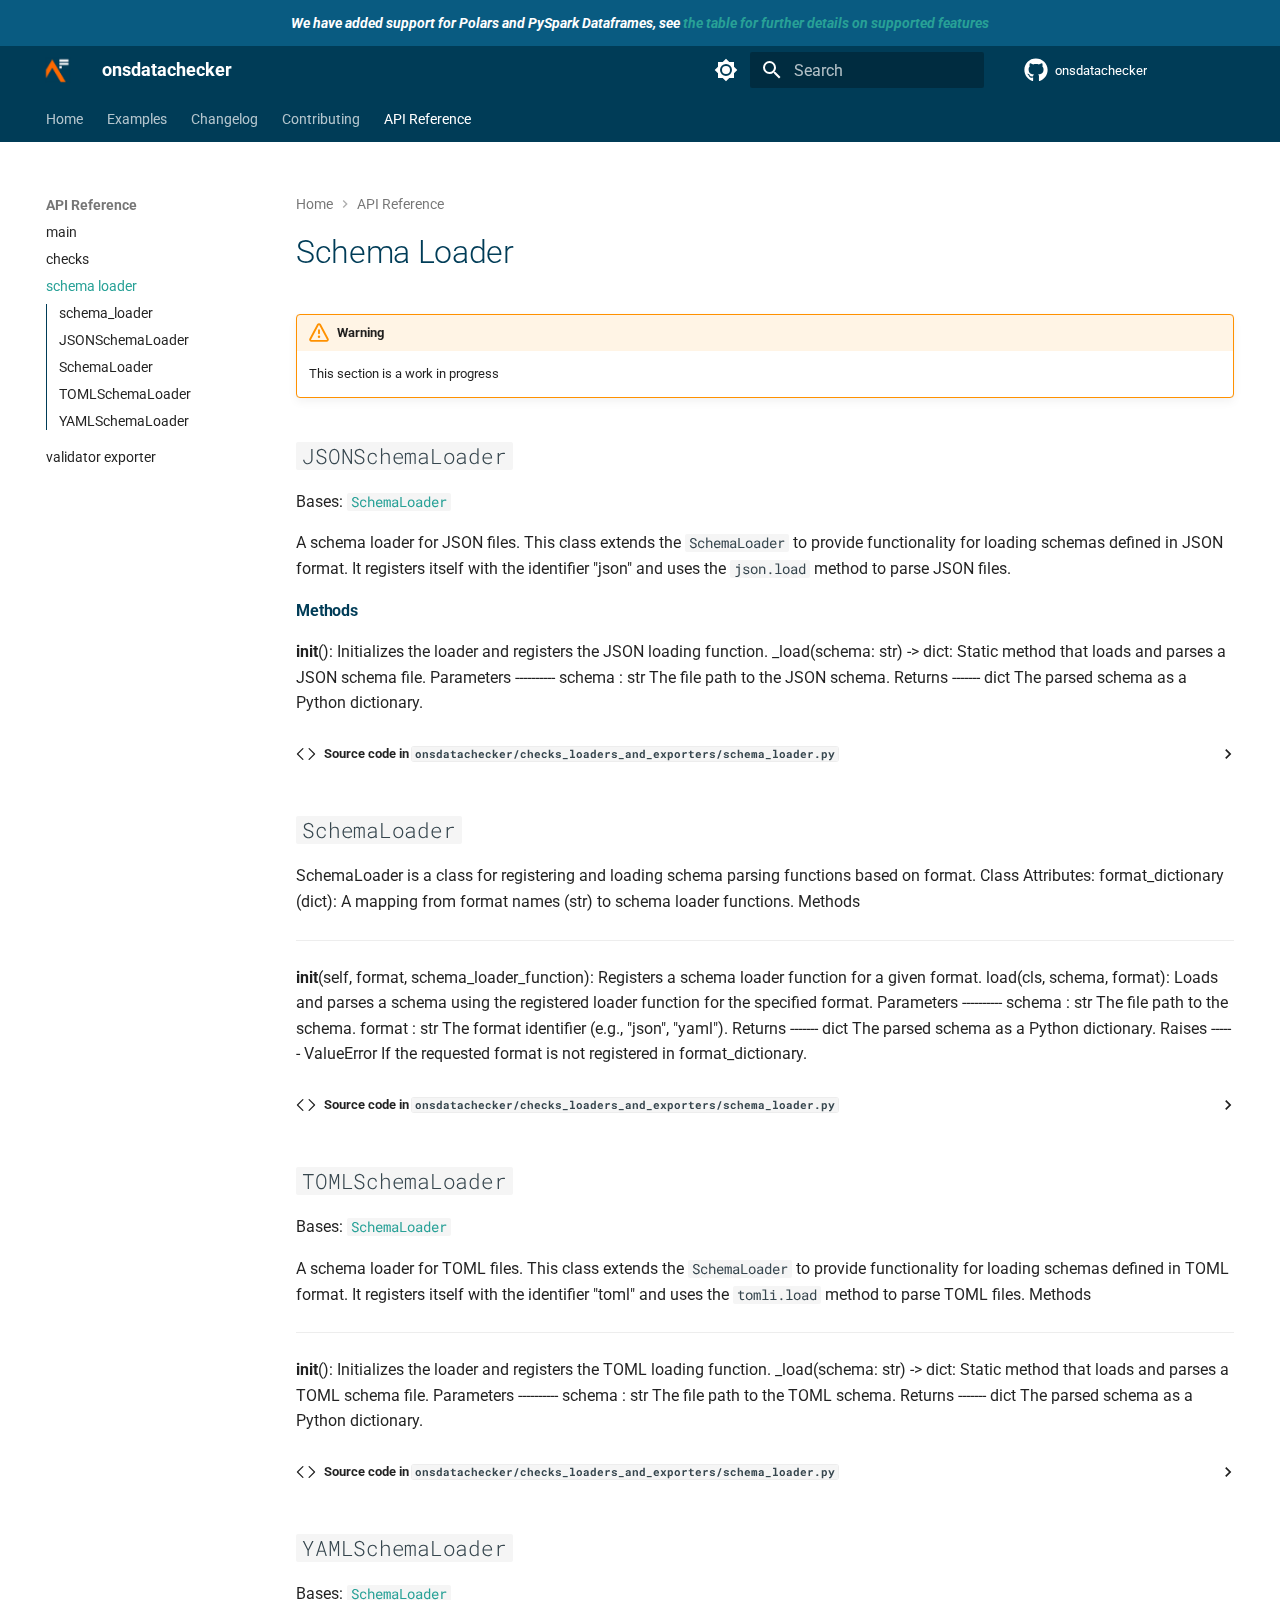
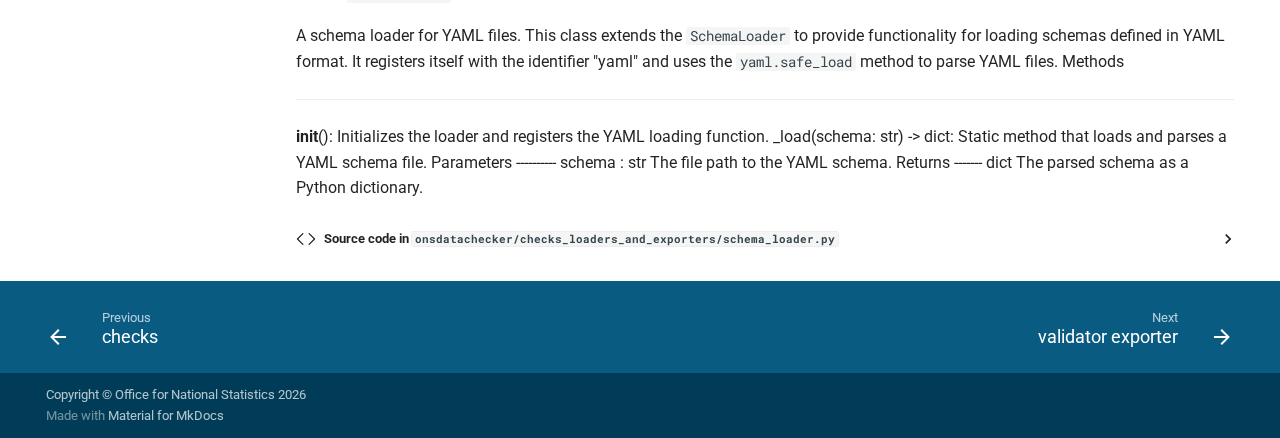
<file: api_reference/schema_loader/index.html>
<!doctype html>
<html lang="en" class="no-js">
  <head>
    
      <meta charset="utf-8">
      <meta name="viewport" content="width=device-width,initial-scale=1">
      
        <meta name="description" content="A Python package for validating datasets against predefined checks.">
      
      
      
      
        <link rel="prev" href="../checks/">
      
      
        <link rel="next" href="../validator_exporter/">
      
      
        
      
      
      <link rel="icon" href="../../assets/images/favicon.png">
      <meta name="generator" content="mkdocs-1.6.1, mkdocs-material-9.7.5">
    
    
      
        <title>schema loader - onsdatachecker</title>
      
    
    
      <link rel="stylesheet" href="../../assets/stylesheets/main.484c7ddc.min.css">
      
        
        <link rel="stylesheet" href="../../assets/stylesheets/palette.ab4e12ef.min.css">
      
      
  
  
    
      
      
    
  
    
      
      
    
  
    
      
      
    
  
    
      
      
    
  
    
      
      
    
  
    
      
      
    
  
    
      
      
    
  
    
      
      
    
  
    
      
      
    
  
    
      
      
    
  
    
      
      
    
  
    
      
      
    
  
  
  <style>:root{--md-admonition-icon--note:url('data:image/svg+xml;charset=utf-8,%3Csvg%20xmlns%3D%22http%3A//www.w3.org/2000/svg%22%20viewBox%3D%220%200%2016%2016%22%3E%3Cpath%20d%3D%22M1%207.775V2.75C1%201.784%201.784%201%202.75%201h5.025c.464%200%20.91.184%201.238.513l6.25%206.25a1.75%201.75%200%200%201%200%202.474l-5.026%205.026a1.75%201.75%200%200%201-2.474%200l-6.25-6.25A1.75%201.75%200%200%201%201%207.775m1.5%200c0%20.066.026.13.073.177l6.25%206.25a.25.25%200%200%200%20.354%200l5.025-5.025a.25.25%200%200%200%200-.354l-6.25-6.25a.25.25%200%200%200-.177-.073H2.75a.25.25%200%200%200-.25.25ZM6%205a1%201%200%201%201%200%202%201%201%200%200%201%200-2%22/%3E%3C/svg%3E');--md-admonition-icon--abstract:url('data:image/svg+xml;charset=utf-8,%3Csvg%20xmlns%3D%22http%3A//www.w3.org/2000/svg%22%20viewBox%3D%220%200%2016%2016%22%3E%3Cpath%20d%3D%22M2.5%201.75v11.5c0%20.138.112.25.25.25h3.17a.75.75%200%200%201%200%201.5H2.75A1.75%201.75%200%200%201%201%2013.25V1.75C1%20.784%201.784%200%202.75%200h8.5C12.216%200%2013%20.784%2013%201.75v7.736a.75.75%200%200%201-1.5%200V1.75a.25.25%200%200%200-.25-.25h-8.5a.25.25%200%200%200-.25.25m13.274%209.537zl-4.557%204.45a.75.75%200%200%201-1.055-.008l-1.943-1.95a.75.75%200%200%201%201.062-1.058l1.419%201.425%204.026-3.932a.75.75%200%201%201%201.048%201.074M4.75%204h4.5a.75.75%200%200%201%200%201.5h-4.5a.75.75%200%200%201%200-1.5M4%207.75A.75.75%200%200%201%204.75%207h2a.75.75%200%200%201%200%201.5h-2A.75.75%200%200%201%204%207.75%22/%3E%3C/svg%3E');--md-admonition-icon--info:url('data:image/svg+xml;charset=utf-8,%3Csvg%20xmlns%3D%22http%3A//www.w3.org/2000/svg%22%20viewBox%3D%220%200%2016%2016%22%3E%3Cpath%20d%3D%22M0%208a8%208%200%201%201%2016%200A8%208%200%200%201%200%208m8-6.5a6.5%206.5%200%201%200%200%2013%206.5%206.5%200%200%200%200-13M6.5%207.75A.75.75%200%200%201%207.25%207h1a.75.75%200%200%201%20.75.75v2.75h.25a.75.75%200%200%201%200%201.5h-2a.75.75%200%200%201%200-1.5h.25v-2h-.25a.75.75%200%200%201-.75-.75M8%206a1%201%200%201%201%200-2%201%201%200%200%201%200%202%22/%3E%3C/svg%3E');--md-admonition-icon--tip:url('data:image/svg+xml;charset=utf-8,%3Csvg%20xmlns%3D%22http%3A//www.w3.org/2000/svg%22%20viewBox%3D%220%200%2016%2016%22%3E%3Cpath%20d%3D%22M3.499.75a.75.75%200%200%201%201.5%200v.996C5.9%202.903%206.793%203.65%207.662%204.376l.24.202c-.036-.694.055-1.422.426-2.163C9.1.873%2010.794-.045%2012.622.26%2014.408.558%2016%201.94%2016%204.25c0%201.278-.954%202.575-2.44%202.734l.146.508.065.22c.203.701.412%201.455.476%202.226.142%201.707-.4%203.03-1.487%203.898C11.714%2014.671%2010.27%2015%208.75%2015h-6a.75.75%200%200%201%200-1.5h1.376a4.5%204.5%200%200%201-.563-1.191%203.84%203.84%200%200%201-.05-2.063%204.65%204.65%200%200%201-2.025-.293.75.75%200%200%201%20.525-1.406c1.357.507%202.376-.006%202.698-.318l.009-.01a.747.747%200%200%201%201.06%200%20.75.75%200%200%201-.012%201.074c-.912.92-.992%201.835-.768%202.586.221.74.745%201.337%201.196%201.621H8.75c1.343%200%202.398-.296%203.074-.836.635-.507%201.036-1.31.928-2.602-.05-.603-.216-1.224-.422-1.93l-.064-.221c-.12-.407-.246-.84-.353-1.29a2.4%202.4%200%200%201-.507-.441%203.1%203.1%200%200%201-.633-1.248.75.75%200%200%201%201.455-.364c.046.185.144.436.31.627.146.168.353.305.712.305.738%200%201.25-.615%201.25-1.25%200-1.47-.95-2.315-2.123-2.51-1.172-.196-2.227.387-2.706%201.345-.46.92-.27%201.774.019%203.062l.042.19.01.05c.348.443.666.949.94%201.553a.75.75%200%201%201-1.365.62c-.553-1.217-1.32-1.94-2.3-2.768L6.7%205.527c-.814-.68-1.75-1.462-2.692-2.619a3.7%203.7%200%200%200-1.023.88c-.406.495-.663%201.036-.722%201.508.116.122.306.21.591.239.388.038.797-.06%201.032-.19a.75.75%200%200%201%20.728%201.31c-.515.287-1.23.439-1.906.373-.682-.067-1.473-.38-1.879-1.193L.75%205.677V5.5c0-.984.48-1.94%201.077-2.664.46-.559%201.05-1.055%201.673-1.353z%22/%3E%3C/svg%3E');--md-admonition-icon--success:url('data:image/svg+xml;charset=utf-8,%3Csvg%20xmlns%3D%22http%3A//www.w3.org/2000/svg%22%20viewBox%3D%220%200%2016%2016%22%3E%3Cpath%20d%3D%22M13.78%204.22a.75.75%200%200%201%200%201.06l-7.25%207.25a.75.75%200%200%201-1.06%200L2.22%209.28a.75.75%200%200%201%20.018-1.042.75.75%200%200%201%201.042-.018L6%2010.94l6.72-6.72a.75.75%200%200%201%201.06%200%22/%3E%3C/svg%3E');--md-admonition-icon--question:url('data:image/svg+xml;charset=utf-8,%3Csvg%20xmlns%3D%22http%3A//www.w3.org/2000/svg%22%20viewBox%3D%220%200%2016%2016%22%3E%3Cpath%20d%3D%22M0%208a8%208%200%201%201%2016%200A8%208%200%200%201%200%208m8-6.5a6.5%206.5%200%201%200%200%2013%206.5%206.5%200%200%200%200-13M6.92%206.085h.001a.749.749%200%201%201-1.342-.67c.169-.339.436-.701.849-.977C6.845%204.16%207.369%204%208%204a2.76%202.76%200%200%201%201.637.525c.503.377.863.965.863%201.725%200%20.448-.115.83-.329%201.15-.205.307-.47.513-.692.662-.109.072-.22.138-.313.195l-.006.004a6%206%200%200%200-.26.16%201%201%200%200%200-.276.245.75.75%200%200%201-1.248-.832c.184-.264.42-.489.692-.661q.154-.1.313-.195l.007-.004c.1-.061.182-.11.258-.161a1%201%200%200%200%20.277-.245C8.96%206.514%209%206.427%209%206.25a.61.61%200%200%200-.262-.525A1.27%201.27%200%200%200%208%205.5c-.369%200-.595.09-.74.187a1%201%200%200%200-.34.398M9%2011a1%201%200%201%201-2%200%201%201%200%200%201%202%200%22/%3E%3C/svg%3E');--md-admonition-icon--warning:url('data:image/svg+xml;charset=utf-8,%3Csvg%20xmlns%3D%22http%3A//www.w3.org/2000/svg%22%20viewBox%3D%220%200%2016%2016%22%3E%3Cpath%20d%3D%22M6.457%201.047c.659-1.234%202.427-1.234%203.086%200l6.082%2011.378A1.75%201.75%200%200%201%2014.082%2015H1.918a1.75%201.75%200%200%201-1.543-2.575Zm1.763.707a.25.25%200%200%200-.44%200L1.698%2013.132a.25.25%200%200%200%20.22.368h12.164a.25.25%200%200%200%20.22-.368Zm.53%203.996v2.5a.75.75%200%200%201-1.5%200v-2.5a.75.75%200%200%201%201.5%200M9%2011a1%201%200%201%201-2%200%201%201%200%200%201%202%200%22/%3E%3C/svg%3E');--md-admonition-icon--failure:url('data:image/svg+xml;charset=utf-8,%3Csvg%20xmlns%3D%22http%3A//www.w3.org/2000/svg%22%20viewBox%3D%220%200%2016%2016%22%3E%3Cpath%20d%3D%22M2.344%202.343za8%208%200%200%201%2011.314%2011.314A8.002%208.002%200%200%201%20.234%2010.089a8%208%200%200%201%202.11-7.746m1.06%2010.253a6.5%206.5%200%201%200%209.108-9.275%206.5%206.5%200%200%200-9.108%209.275M6.03%204.97%208%206.94l1.97-1.97a.749.749%200%200%201%201.275.326.75.75%200%200%201-.215.734L9.06%208l1.97%201.97a.749.749%200%200%201-.326%201.275.75.75%200%200%201-.734-.215L8%209.06l-1.97%201.97a.749.749%200%200%201-1.275-.326.75.75%200%200%201%20.215-.734L6.94%208%204.97%206.03a.75.75%200%200%201%20.018-1.042.75.75%200%200%201%201.042-.018%22/%3E%3C/svg%3E');--md-admonition-icon--danger:url('data:image/svg+xml;charset=utf-8,%3Csvg%20xmlns%3D%22http%3A//www.w3.org/2000/svg%22%20viewBox%3D%220%200%2016%2016%22%3E%3Cpath%20d%3D%22M9.504.43a1.516%201.516%200%200%201%202.437%201.713L10.415%205.5h2.123c1.57%200%202.346%201.909%201.22%203.004l-7.34%207.142a1.25%201.25%200%200%201-.871.354h-.302a1.25%201.25%200%200%201-1.157-1.723L5.633%2010.5H3.462c-1.57%200-2.346-1.909-1.22-3.004zm1.047%201.074L3.286%208.571A.25.25%200%200%200%203.462%209H6.75a.75.75%200%200%201%20.694%201.034l-1.713%204.188%206.982-6.793A.25.25%200%200%200%2012.538%207H9.25a.75.75%200%200%201-.683-1.06l2.008-4.418.003-.006-.004-.009-.006-.006-.008-.001q-.005%200-.009.004%22/%3E%3C/svg%3E');--md-admonition-icon--bug:url('data:image/svg+xml;charset=utf-8,%3Csvg%20xmlns%3D%22http%3A//www.w3.org/2000/svg%22%20viewBox%3D%220%200%2016%2016%22%3E%3Cpath%20d%3D%22M4.72.22a.75.75%200%200%201%201.06%200l1%20.999a3.5%203.5%200%200%201%202.441%200l.999-1a.748.748%200%200%201%201.265.332.75.75%200%200%201-.205.729l-.775.776c.616.63.995%201.493.995%202.444v.327q0%20.15-.025.292c.408.14.764.392%201.029.722l1.968-.787a.75.75%200%200%201%20.556%201.392L13%207.258V9h2.25a.75.75%200%200%201%200%201.5H13v.5q-.002.615-.141%201.186l2.17.868a.75.75%200%200%201-.557%201.392l-2.184-.873A5%205%200%200%201%208%2016a5%205%200%200%201-4.288-2.427l-2.183.873a.75.75%200%200%201-.558-1.392l2.17-.868A5%205%200%200%201%203%2011v-.5H.75a.75.75%200%200%201%200-1.5H3V7.258L.971%206.446a.75.75%200%200%201%20.558-1.392l1.967.787c.265-.33.62-.583%201.03-.722a1.7%201.7%200%200%201-.026-.292V4.5c0-.951.38-1.814.995-2.444L4.72%201.28a.75.75%200%200%201%200-1.06m.53%206.28a.75.75%200%200%200-.75.75V11a3.5%203.5%200%201%200%207%200V7.25a.75.75%200%200%200-.75-.75ZM6.173%205h3.654A.17.17%200%200%200%2010%204.827V4.5a2%202%200%201%200-4%200v.327c0%20.096.077.173.173.173%22/%3E%3C/svg%3E');--md-admonition-icon--example:url('data:image/svg+xml;charset=utf-8,%3Csvg%20xmlns%3D%22http%3A//www.w3.org/2000/svg%22%20viewBox%3D%220%200%2016%2016%22%3E%3Cpath%20d%3D%22M5%205.782V2.5h-.25a.75.75%200%200%201%200-1.5h6.5a.75.75%200%200%201%200%201.5H11v3.282l3.666%205.76C15.619%2013.04%2014.543%2015%2012.767%2015H3.233c-1.776%200-2.852-1.96-1.899-3.458Zm-2.4%206.565a.75.75%200%200%200%20.633%201.153h9.534a.75.75%200%200%200%20.633-1.153L12.225%2010.5h-8.45ZM9.5%202.5h-3V6c0%20.143-.04.283-.117.403L4.73%209h6.54L9.617%206.403A.75.75%200%200%201%209.5%206Z%22/%3E%3C/svg%3E');--md-admonition-icon--quote:url('data:image/svg+xml;charset=utf-8,%3Csvg%20xmlns%3D%22http%3A//www.w3.org/2000/svg%22%20viewBox%3D%220%200%2016%2016%22%3E%3Cpath%20d%3D%22M1.75%202.5h10.5a.75.75%200%200%201%200%201.5H1.75a.75.75%200%200%201%200-1.5m4%205h8.5a.75.75%200%200%201%200%201.5h-8.5a.75.75%200%200%201%200-1.5m0%205h8.5a.75.75%200%200%201%200%201.5h-8.5a.75.75%200%200%201%200-1.5M2.5%207.75v6a.75.75%200%200%201-1.5%200v-6a.75.75%200%200%201%201.5%200%22/%3E%3C/svg%3E');}</style>



    
    
      
    
    
      
        
        
        <link rel="preconnect" href="https://fonts.gstatic.com" crossorigin>
        <link rel="stylesheet" href="https://fonts.googleapis.com/css?family=Roboto:300,300i,400,400i,700,700i%7CRoboto+Mono:400,400i,700,700i&display=fallback">
        <style>:root{--md-text-font:"Roboto";--md-code-font:"Roboto Mono"}</style>
      
    
    
      <link rel="stylesheet" href="../../assets/_mkdocstrings.css">
    
      <link rel="stylesheet" href="../../assets/mkdocs_custom.css">
    
    <script>__md_scope=new URL("../..",location),__md_hash=e=>[...e].reduce(((e,_)=>(e<<5)-e+_.charCodeAt(0)),0),__md_get=(e,_=localStorage,t=__md_scope)=>JSON.parse(_.getItem(t.pathname+"."+e)),__md_set=(e,_,t=localStorage,a=__md_scope)=>{try{t.setItem(a.pathname+"."+e,JSON.stringify(_))}catch(e){}}</script>
    
      

    
    
  </head>
  
  
    
    
      
    
    
    
    
    <body dir="ltr" data-md-color-scheme="default" data-md-color-primary="custom" data-md-color-accent="custom">
  
    
    <input class="md-toggle" data-md-toggle="drawer" type="checkbox" id="__drawer" autocomplete="off">
    <input class="md-toggle" data-md-toggle="search" type="checkbox" id="__search" autocomplete="off">
    <label class="md-overlay" for="__drawer"></label>
    <div data-md-component="skip">
      
        
        <a href="#schema-loader" class="md-skip">
          Skip to content
        </a>
      
    </div>
    <div data-md-component="announce">
      
        <aside class="md-banner">
          <div class="md-banner__inner md-grid md-typeset">
            
            
  <!-- Add announcement here, including arbitrary HTML -->
  <div style="text-align: center;">
    <strong><em>We have added support for Polars and PySpark Dataframes, see <a href="/#pandas-polars-and-pyspark-check-status">the table for further details on supported features</a></em></strong>
  </div>

          </div>
          
        </aside>
      
    </div>
    
    
      

  

<header class="md-header md-header--shadow md-header--lifted" data-md-component="header">
  <nav class="md-header__inner md-grid" aria-label="Header">
    <a href="../.." title="onsdatachecker" class="md-header__button md-logo" aria-label="onsdatachecker" data-md-component="logo">
      
  <img src="../../images/af.png" alt="logo">

    </a>
    <label class="md-header__button md-icon" for="__drawer">
      
      <svg xmlns="http://www.w3.org/2000/svg" viewBox="0 0 24 24"><path d="M3 6h18v2H3zm0 5h18v2H3zm0 5h18v2H3z"/></svg>
    </label>
    <div class="md-header__title" data-md-component="header-title">
      <div class="md-header__ellipsis">
        <div class="md-header__topic">
          <span class="md-ellipsis">
            onsdatachecker
          </span>
        </div>
        <div class="md-header__topic" data-md-component="header-topic">
          <span class="md-ellipsis">
            
              schema loader
            
          </span>
        </div>
      </div>
    </div>
    
      
        <form class="md-header__option" data-md-component="palette">
  
    
    
    
    <input class="md-option" data-md-color-media="(prefers-color-scheme: light)" data-md-color-scheme="default" data-md-color-primary="custom" data-md-color-accent="custom"  aria-label="Switch to dark mode"  type="radio" name="__palette" id="__palette_0">
    
      <label class="md-header__button md-icon" title="Switch to dark mode" for="__palette_1" hidden>
        <svg xmlns="http://www.w3.org/2000/svg" viewBox="0 0 24 24"><path d="M12 8a4 4 0 0 0-4 4 4 4 0 0 0 4 4 4 4 0 0 0 4-4 4 4 0 0 0-4-4m0 10a6 6 0 0 1-6-6 6 6 0 0 1 6-6 6 6 0 0 1 6 6 6 6 0 0 1-6 6m8-9.31V4h-4.69L12 .69 8.69 4H4v4.69L.69 12 4 15.31V20h4.69L12 23.31 15.31 20H20v-4.69L23.31 12z"/></svg>
      </label>
    
  
    
    
    
    <input class="md-option" data-md-color-media="(prefers-color-scheme: dark)" data-md-color-scheme="slate" data-md-color-primary="custom" data-md-color-accent="red"  aria-label="Switch to light mode"  type="radio" name="__palette" id="__palette_1">
    
      <label class="md-header__button md-icon" title="Switch to light mode" for="__palette_0" hidden>
        <svg xmlns="http://www.w3.org/2000/svg" viewBox="0 0 24 24"><path d="M12 18c-.89 0-1.74-.2-2.5-.55C11.56 16.5 13 14.42 13 12s-1.44-4.5-3.5-5.45C10.26 6.2 11.11 6 12 6a6 6 0 0 1 6 6 6 6 0 0 1-6 6m8-9.31V4h-4.69L12 .69 8.69 4H4v4.69L.69 12 4 15.31V20h4.69L12 23.31 15.31 20H20v-4.69L23.31 12z"/></svg>
      </label>
    
  
</form>
      
    
    
      <script>var palette=__md_get("__palette");if(palette&&palette.color){if("(prefers-color-scheme)"===palette.color.media){var media=matchMedia("(prefers-color-scheme: light)"),input=document.querySelector(media.matches?"[data-md-color-media='(prefers-color-scheme: light)']":"[data-md-color-media='(prefers-color-scheme: dark)']");palette.color.media=input.getAttribute("data-md-color-media"),palette.color.scheme=input.getAttribute("data-md-color-scheme"),palette.color.primary=input.getAttribute("data-md-color-primary"),palette.color.accent=input.getAttribute("data-md-color-accent")}for(var[key,value]of Object.entries(palette.color))document.body.setAttribute("data-md-color-"+key,value)}</script>
    
    
    
      
      
        <label class="md-header__button md-icon" for="__search">
          
          <svg xmlns="http://www.w3.org/2000/svg" viewBox="0 0 24 24"><path d="M9.5 3A6.5 6.5 0 0 1 16 9.5c0 1.61-.59 3.09-1.56 4.23l.27.27h.79l5 5-1.5 1.5-5-5v-.79l-.27-.27A6.52 6.52 0 0 1 9.5 16 6.5 6.5 0 0 1 3 9.5 6.5 6.5 0 0 1 9.5 3m0 2C7 5 5 7 5 9.5S7 14 9.5 14 14 12 14 9.5 12 5 9.5 5"/></svg>
        </label>
        <div class="md-search" data-md-component="search" role="dialog">
  <label class="md-search__overlay" for="__search"></label>
  <div class="md-search__inner" role="search">
    <form class="md-search__form" name="search">
      <input type="text" class="md-search__input" name="query" aria-label="Search" placeholder="Search" autocapitalize="off" autocorrect="off" autocomplete="off" spellcheck="false" data-md-component="search-query" required>
      <label class="md-search__icon md-icon" for="__search">
        
        <svg xmlns="http://www.w3.org/2000/svg" viewBox="0 0 24 24"><path d="M9.5 3A6.5 6.5 0 0 1 16 9.5c0 1.61-.59 3.09-1.56 4.23l.27.27h.79l5 5-1.5 1.5-5-5v-.79l-.27-.27A6.52 6.52 0 0 1 9.5 16 6.5 6.5 0 0 1 3 9.5 6.5 6.5 0 0 1 9.5 3m0 2C7 5 5 7 5 9.5S7 14 9.5 14 14 12 14 9.5 12 5 9.5 5"/></svg>
        
        <svg xmlns="http://www.w3.org/2000/svg" viewBox="0 0 24 24"><path d="M20 11v2H8l5.5 5.5-1.42 1.42L4.16 12l7.92-7.92L13.5 5.5 8 11z"/></svg>
      </label>
      <nav class="md-search__options" aria-label="Search">
        
        <button type="reset" class="md-search__icon md-icon" title="Clear" aria-label="Clear" tabindex="-1">
          
          <svg xmlns="http://www.w3.org/2000/svg" viewBox="0 0 24 24"><path d="M19 6.41 17.59 5 12 10.59 6.41 5 5 6.41 10.59 12 5 17.59 6.41 19 12 13.41 17.59 19 19 17.59 13.41 12z"/></svg>
        </button>
      </nav>
      
        <div class="md-search__suggest" data-md-component="search-suggest"></div>
      
    </form>
    <div class="md-search__output">
      <div class="md-search__scrollwrap" tabindex="0" data-md-scrollfix>
        <div class="md-search-result" data-md-component="search-result">
          <div class="md-search-result__meta">
            Initializing search
          </div>
          <ol class="md-search-result__list" role="presentation"></ol>
        </div>
      </div>
    </div>
  </div>
</div>
      
    
    
      <div class="md-header__source">
        <a href="https://github.com/ONSdigital/onsdatachecker" title="Go to repository" class="md-source" data-md-component="source">
  <div class="md-source__icon md-icon">
    
    <svg xmlns="http://www.w3.org/2000/svg" viewBox="0 0 512 512"><!--! Font Awesome Free 7.1.0 by @fontawesome - https://fontawesome.com License - https://fontawesome.com/license/free (Icons: CC BY 4.0, Fonts: SIL OFL 1.1, Code: MIT License) Copyright 2025 Fonticons, Inc.--><path d="M173.9 397.4c0 2-2.3 3.6-5.2 3.6-3.3.3-5.6-1.3-5.6-3.6 0-2 2.3-3.6 5.2-3.6 3-.3 5.6 1.3 5.6 3.6m-31.1-4.5c-.7 2 1.3 4.3 4.3 4.9 2.6 1 5.6 0 6.2-2s-1.3-4.3-4.3-5.2c-2.6-.7-5.5.3-6.2 2.3m44.2-1.7c-2.9.7-4.9 2.6-4.6 4.9.3 2 2.9 3.3 5.9 2.6 2.9-.7 4.9-2.6 4.6-4.6-.3-1.9-3-3.2-5.9-2.9M252.8 8C114.1 8 8 113.3 8 252c0 110.9 69.8 205.8 169.5 239.2 12.8 2.3 17.3-5.6 17.3-12.1 0-6.2-.3-40.4-.3-61.4 0 0-70 15-84.7-29.8 0 0-11.4-29.1-27.8-36.6 0 0-22.9-15.7 1.6-15.4 0 0 24.9 2 38.6 25.8 21.9 38.6 58.6 27.5 72.9 20.9 2.3-16 8.8-27.1 16-33.7-55.9-6.2-112.3-14.3-112.3-110.5 0-27.5 7.6-41.3 23.6-58.9-2.6-6.5-11.1-33.3 2.6-67.9 20.9-6.5 69 27 69 27 20-5.6 41.5-8.5 62.8-8.5s42.8 2.9 62.8 8.5c0 0 48.1-33.6 69-27 13.7 34.7 5.2 61.4 2.6 67.9 16 17.7 25.8 31.5 25.8 58.9 0 96.5-58.9 104.2-114.8 110.5 9.2 7.9 17 22.9 17 46.4 0 33.7-.3 75.4-.3 83.6 0 6.5 4.6 14.4 17.3 12.1C436.2 457.8 504 362.9 504 252 504 113.3 391.5 8 252.8 8M105.2 352.9c-1.3 1-1 3.3.7 5.2 1.6 1.6 3.9 2.3 5.2 1 1.3-1 1-3.3-.7-5.2-1.6-1.6-3.9-2.3-5.2-1m-10.8-8.1c-.7 1.3.3 2.9 2.3 3.9 1.6 1 3.6.7 4.3-.7.7-1.3-.3-2.9-2.3-3.9-2-.6-3.6-.3-4.3.7m32.4 35.6c-1.6 1.3-1 4.3 1.3 6.2 2.3 2.3 5.2 2.6 6.5 1 1.3-1.3.7-4.3-1.3-6.2-2.2-2.3-5.2-2.6-6.5-1m-11.4-14.7c-1.6 1-1.6 3.6 0 5.9s4.3 3.3 5.6 2.3c1.6-1.3 1.6-3.9 0-6.2-1.4-2.3-4-3.3-5.6-2"/></svg>
  </div>
  <div class="md-source__repository">
    onsdatachecker
  </div>
</a>
      </div>
    
  </nav>
  
    
      
<nav class="md-tabs" aria-label="Tabs" data-md-component="tabs">
  <div class="md-grid">
    <ul class="md-tabs__list">
      
        
  
  
  
  
    <li class="md-tabs__item">
      <a href="../.." class="md-tabs__link">
        
  
  
    
  
  Home

      </a>
    </li>
  

      
        
  
  
  
  
    <li class="md-tabs__item">
      <a href="../../user_guide/examples/" class="md-tabs__link">
        
  
  
    
  
  Examples

      </a>
    </li>
  

      
        
  
  
  
  
    <li class="md-tabs__item">
      <a href="../../changelog/" class="md-tabs__link">
        
  
  
    
  
  Changelog

      </a>
    </li>
  

      
        
  
  
  
  
    
    
      <li class="md-tabs__item">
        <a href="../../contributor_guide/CONTRIBUTING/" class="md-tabs__link">
          
  
  
  Contributing

        </a>
      </li>
    
  

      
        
  
  
  
    
  
  
    
    
      <li class="md-tabs__item md-tabs__item--active">
        <a href="../main/" class="md-tabs__link">
          
  
  
  API Reference

        </a>
      </li>
    
  

      
    </ul>
  </div>
</nav>
    
  
</header>
    
    <div class="md-container" data-md-component="container">
      
      
        
      
      <main class="md-main" data-md-component="main">
        <div class="md-main__inner md-grid">
          
            
              
              <div class="md-sidebar md-sidebar--primary" data-md-component="sidebar" data-md-type="navigation" >
                <div class="md-sidebar__scrollwrap">
                  <div class="md-sidebar__inner">
                    


  


  

<nav class="md-nav md-nav--primary md-nav--lifted md-nav--integrated" aria-label="Navigation" data-md-level="0">
  <label class="md-nav__title" for="__drawer">
    <a href="../.." title="onsdatachecker" class="md-nav__button md-logo" aria-label="onsdatachecker" data-md-component="logo">
      
  <img src="../../images/af.png" alt="logo">

    </a>
    onsdatachecker
  </label>
  
    <div class="md-nav__source">
      <a href="https://github.com/ONSdigital/onsdatachecker" title="Go to repository" class="md-source" data-md-component="source">
  <div class="md-source__icon md-icon">
    
    <svg xmlns="http://www.w3.org/2000/svg" viewBox="0 0 512 512"><!--! Font Awesome Free 7.1.0 by @fontawesome - https://fontawesome.com License - https://fontawesome.com/license/free (Icons: CC BY 4.0, Fonts: SIL OFL 1.1, Code: MIT License) Copyright 2025 Fonticons, Inc.--><path d="M173.9 397.4c0 2-2.3 3.6-5.2 3.6-3.3.3-5.6-1.3-5.6-3.6 0-2 2.3-3.6 5.2-3.6 3-.3 5.6 1.3 5.6 3.6m-31.1-4.5c-.7 2 1.3 4.3 4.3 4.9 2.6 1 5.6 0 6.2-2s-1.3-4.3-4.3-5.2c-2.6-.7-5.5.3-6.2 2.3m44.2-1.7c-2.9.7-4.9 2.6-4.6 4.9.3 2 2.9 3.3 5.9 2.6 2.9-.7 4.9-2.6 4.6-4.6-.3-1.9-3-3.2-5.9-2.9M252.8 8C114.1 8 8 113.3 8 252c0 110.9 69.8 205.8 169.5 239.2 12.8 2.3 17.3-5.6 17.3-12.1 0-6.2-.3-40.4-.3-61.4 0 0-70 15-84.7-29.8 0 0-11.4-29.1-27.8-36.6 0 0-22.9-15.7 1.6-15.4 0 0 24.9 2 38.6 25.8 21.9 38.6 58.6 27.5 72.9 20.9 2.3-16 8.8-27.1 16-33.7-55.9-6.2-112.3-14.3-112.3-110.5 0-27.5 7.6-41.3 23.6-58.9-2.6-6.5-11.1-33.3 2.6-67.9 20.9-6.5 69 27 69 27 20-5.6 41.5-8.5 62.8-8.5s42.8 2.9 62.8 8.5c0 0 48.1-33.6 69-27 13.7 34.7 5.2 61.4 2.6 67.9 16 17.7 25.8 31.5 25.8 58.9 0 96.5-58.9 104.2-114.8 110.5 9.2 7.9 17 22.9 17 46.4 0 33.7-.3 75.4-.3 83.6 0 6.5 4.6 14.4 17.3 12.1C436.2 457.8 504 362.9 504 252 504 113.3 391.5 8 252.8 8M105.2 352.9c-1.3 1-1 3.3.7 5.2 1.6 1.6 3.9 2.3 5.2 1 1.3-1 1-3.3-.7-5.2-1.6-1.6-3.9-2.3-5.2-1m-10.8-8.1c-.7 1.3.3 2.9 2.3 3.9 1.6 1 3.6.7 4.3-.7.7-1.3-.3-2.9-2.3-3.9-2-.6-3.6-.3-4.3.7m32.4 35.6c-1.6 1.3-1 4.3 1.3 6.2 2.3 2.3 5.2 2.6 6.5 1 1.3-1.3.7-4.3-1.3-6.2-2.2-2.3-5.2-2.6-6.5-1m-11.4-14.7c-1.6 1-1.6 3.6 0 5.9s4.3 3.3 5.6 2.3c1.6-1.3 1.6-3.9 0-6.2-1.4-2.3-4-3.3-5.6-2"/></svg>
  </div>
  <div class="md-source__repository">
    onsdatachecker
  </div>
</a>
    </div>
  
  <ul class="md-nav__list" data-md-scrollfix>
    
      
      
  
  
  
  
    <li class="md-nav__item">
      <a href="../.." class="md-nav__link">
        
  
  
  <span class="md-ellipsis">
    
  
    Home
  

    
  </span>
  
  

      </a>
    </li>
  

    
      
      
  
  
  
  
    <li class="md-nav__item">
      <a href="../../user_guide/examples/" class="md-nav__link">
        
  
  
  <span class="md-ellipsis">
    
  
    Examples
  

    
  </span>
  
  

      </a>
    </li>
  

    
      
      
  
  
  
  
    <li class="md-nav__item">
      <a href="../../changelog/" class="md-nav__link">
        
  
  
  <span class="md-ellipsis">
    
  
    Changelog
  

    
  </span>
  
  

      </a>
    </li>
  

    
      
      
  
  
  
  
    
    
    
    
      
      
        
      
    
    
    <li class="md-nav__item md-nav__item--nested">
      
        
        
          
        
        <input class="md-nav__toggle md-toggle md-toggle--indeterminate" type="checkbox" id="__nav_4" >
        
          
          <label class="md-nav__link" for="__nav_4" id="__nav_4_label" tabindex="0">
            
  
  
  <span class="md-ellipsis">
    
  
    Contributing
  

    
  </span>
  
  

            <span class="md-nav__icon md-icon"></span>
          </label>
        
        <nav class="md-nav" data-md-level="1" aria-labelledby="__nav_4_label" aria-expanded="false">
          <label class="md-nav__title" for="__nav_4">
            <span class="md-nav__icon md-icon"></span>
            
  
    Contributing
  

          </label>
          <ul class="md-nav__list" data-md-scrollfix>
            
              
                
  
  
  
  
    <li class="md-nav__item">
      <a href="../../contributor_guide/CONTRIBUTING/" class="md-nav__link">
        
  
  
  <span class="md-ellipsis">
    
  
    Contributing Guide
  

    
  </span>
  
  

      </a>
    </li>
  

              
            
              
                
  
  
  
  
    <li class="md-nav__item">
      <a href="../../contributor_guide/CODE_OF_CONDUCT/" class="md-nav__link">
        
  
  
  <span class="md-ellipsis">
    
  
    Code of Conduct
  

    
  </span>
  
  

      </a>
    </li>
  

              
            
              
                
  
  
  
  
    <li class="md-nav__item">
      <a href="../../contributor_guide/using_pytest/" class="md-nav__link">
        
  
  
  <span class="md-ellipsis">
    
  
    Using Pytest
  

    
  </span>
  
  

      </a>
    </li>
  

              
            
          </ul>
        </nav>
      
    </li>
  

    
      
      
  
  
    
  
  
  
    
    
    
    
      
        
        
      
      
        
      
    
    
    <li class="md-nav__item md-nav__item--active md-nav__item--section md-nav__item--nested">
      
        
        
        <input class="md-nav__toggle md-toggle " type="checkbox" id="__nav_5" checked>
        
          
          <label class="md-nav__link" for="__nav_5" id="__nav_5_label" tabindex="">
            
  
  
  <span class="md-ellipsis">
    
  
    API Reference
  

    
  </span>
  
  

            <span class="md-nav__icon md-icon"></span>
          </label>
        
        <nav class="md-nav" data-md-level="1" aria-labelledby="__nav_5_label" aria-expanded="true">
          <label class="md-nav__title" for="__nav_5">
            <span class="md-nav__icon md-icon"></span>
            
  
    API Reference
  

          </label>
          <ul class="md-nav__list" data-md-scrollfix>
            
              
                
  
  
  
  
    <li class="md-nav__item">
      <a href="../main/" class="md-nav__link">
        
  
  
  <span class="md-ellipsis">
    
  
    main
  

    
  </span>
  
  

      </a>
    </li>
  

              
            
              
                
  
  
  
  
    <li class="md-nav__item">
      <a href="../checks/" class="md-nav__link">
        
  
  
  <span class="md-ellipsis">
    
  
    checks
  

    
  </span>
  
  

      </a>
    </li>
  

              
            
              
                
  
  
    
  
  
  
    <li class="md-nav__item md-nav__item--active">
      
      <input class="md-nav__toggle md-toggle" type="checkbox" id="__toc">
      
      
        
      
      
        <label class="md-nav__link md-nav__link--active" for="__toc">
          
  
  
  <span class="md-ellipsis">
    
  
    schema loader
  

    
  </span>
  
  

          <span class="md-nav__icon md-icon"></span>
        </label>
      
      <a href="./" class="md-nav__link md-nav__link--active">
        
  
  
  <span class="md-ellipsis">
    
  
    schema loader
  

    
  </span>
  
  

      </a>
      
        

<nav class="md-nav md-nav--secondary" aria-label="Table of contents">
  
  
  
    
  
  
    <label class="md-nav__title" for="__toc">
      <span class="md-nav__icon md-icon"></span>
      Table of contents
    </label>
    <ul class="md-nav__list" data-md-component="toc" data-md-scrollfix>
      
        <li class="md-nav__item">
  <a href="#onsdatachecker.checks_loaders_and_exporters.schema_loader" class="md-nav__link">
    <span class="md-ellipsis">
      
        schema_loader
      
    </span>
  </a>
  
</li>
      
        <li class="md-nav__item">
  <a href="#onsdatachecker.checks_loaders_and_exporters.schema_loader.JSONSchemaLoader" class="md-nav__link">
    <span class="md-ellipsis">
      
        JSONSchemaLoader
      
    </span>
  </a>
  
</li>
      
        <li class="md-nav__item">
  <a href="#onsdatachecker.checks_loaders_and_exporters.schema_loader.SchemaLoader" class="md-nav__link">
    <span class="md-ellipsis">
      
        SchemaLoader
      
    </span>
  </a>
  
</li>
      
        <li class="md-nav__item">
  <a href="#onsdatachecker.checks_loaders_and_exporters.schema_loader.TOMLSchemaLoader" class="md-nav__link">
    <span class="md-ellipsis">
      
        TOMLSchemaLoader
      
    </span>
  </a>
  
</li>
      
        <li class="md-nav__item">
  <a href="#onsdatachecker.checks_loaders_and_exporters.schema_loader.YAMLSchemaLoader" class="md-nav__link">
    <span class="md-ellipsis">
      
        YAMLSchemaLoader
      
    </span>
  </a>
  
</li>
      
    </ul>
  
</nav>
      
    </li>
  

              
            
              
                
  
  
  
  
    <li class="md-nav__item">
      <a href="../validator_exporter/" class="md-nav__link">
        
  
  
  <span class="md-ellipsis">
    
  
    validator exporter
  

    
  </span>
  
  

      </a>
    </li>
  

              
            
          </ul>
        </nav>
      
    </li>
  

    
  </ul>
</nav>
                  </div>
                </div>
              </div>
            
            
          
          
            <div class="md-content" data-md-component="content">
              
                



  


  <nav class="md-path" aria-label="Navigation" >
    <ol class="md-path__list">
      
        
  
  
    <li class="md-path__item">
      <a href="../.." class="md-path__link">
        
  <span class="md-ellipsis">
    Home
  </span>

      </a>
    </li>
  

      
      
        
  
  
    
    
      <li class="md-path__item">
        <a href="../main/" class="md-path__link">
          
  <span class="md-ellipsis">
    API Reference
  </span>

        </a>
      </li>
    
  

      
    </ol>
  </nav>

              
              <article class="md-content__inner md-typeset">
                
                  


  
  


<h1 id="schema-loader">Schema Loader</h1>
<div class="admonition warning">
<p class="admonition-title">Warning</p>
<p>This section is a work in progress</p>
</div>


<div class="doc doc-object doc-module">



<a id="onsdatachecker.checks_loaders_and_exporters.schema_loader"></a>
    <div class="doc doc-contents first">










<div class="doc doc-children">









<div class="doc doc-object doc-class">



<h2 id="onsdatachecker.checks_loaders_and_exporters.schema_loader.JSONSchemaLoader" class="doc doc-heading">
            <code>JSONSchemaLoader</code>


</h2>


    <div class="doc doc-contents ">
            <p class="doc doc-class-bases">
              Bases: <code><a class="autorefs autorefs-internal" title="SchemaLoader (onsdatachecker.checks_loaders_and_exporters.schema_loader.SchemaLoader)" href="#onsdatachecker.checks_loaders_and_exporters.schema_loader.SchemaLoader">SchemaLoader</a></code></p>



        <p>A schema loader for JSON files.
This class extends the <code>SchemaLoader</code> to provide functionality for loading
schemas defined in JSON format. It registers itself with the identifier "json"
and uses the <code>json.load</code> method to parse JSON files.</p>
<h4 id="onsdatachecker.checks_loaders_and_exporters.schema_loader.JSONSchemaLoader--methods">Methods</h4>
<p><strong>init</strong>():
    Initializes the loader and registers the JSON loading function.
_load(schema: str) -&gt; dict:
    Static method that loads and parses a JSON schema file.
    Parameters
    ----------
    schema : str
        The file path to the JSON schema.
    Returns
    -------
    dict
        The parsed schema as a Python dictionary.</p>








              <details class="mkdocstrings-source">
                <summary>Source code in <code>onsdatachecker/checks_loaders_and_exporters/schema_loader.py</code></summary>
                <div class="language-python highlight"><table class="highlighttable"><tr><td class="linenos"><div class="linenodiv"><pre><span></span><span class="normal"><a href="#__codelineno-0-47">47</a></span>
<span class="normal"><a href="#__codelineno-0-48">48</a></span>
<span class="normal"><a href="#__codelineno-0-49">49</a></span>
<span class="normal"><a href="#__codelineno-0-50">50</a></span>
<span class="normal"><a href="#__codelineno-0-51">51</a></span>
<span class="normal"><a href="#__codelineno-0-52">52</a></span>
<span class="normal"><a href="#__codelineno-0-53">53</a></span>
<span class="normal"><a href="#__codelineno-0-54">54</a></span>
<span class="normal"><a href="#__codelineno-0-55">55</a></span>
<span class="normal"><a href="#__codelineno-0-56">56</a></span>
<span class="normal"><a href="#__codelineno-0-57">57</a></span>
<span class="normal"><a href="#__codelineno-0-58">58</a></span>
<span class="normal"><a href="#__codelineno-0-59">59</a></span>
<span class="normal"><a href="#__codelineno-0-60">60</a></span>
<span class="normal"><a href="#__codelineno-0-61">61</a></span>
<span class="normal"><a href="#__codelineno-0-62">62</a></span>
<span class="normal"><a href="#__codelineno-0-63">63</a></span>
<span class="normal"><a href="#__codelineno-0-64">64</a></span>
<span class="normal"><a href="#__codelineno-0-65">65</a></span>
<span class="normal"><a href="#__codelineno-0-66">66</a></span>
<span class="normal"><a href="#__codelineno-0-67">67</a></span>
<span class="normal"><a href="#__codelineno-0-68">68</a></span>
<span class="normal"><a href="#__codelineno-0-69">69</a></span>
<span class="normal"><a href="#__codelineno-0-70">70</a></span>
<span class="normal"><a href="#__codelineno-0-71">71</a></span>
<span class="normal"><a href="#__codelineno-0-72">72</a></span>
<span class="normal"><a href="#__codelineno-0-73">73</a></span>
<span class="normal"><a href="#__codelineno-0-74">74</a></span>
<span class="normal"><a href="#__codelineno-0-75">75</a></span>
<span class="normal"><a href="#__codelineno-0-76">76</a></span></pre></div></td><td class="code"><div><pre><span></span><code><span id="__span-0-47"><a id="__codelineno-0-47" name="__codelineno-0-47"></a><span class="k">class</span><span class="w"> </span><span class="nc">JSONSchemaLoader</span><span class="p">(</span><span class="n">SchemaLoader</span><span class="p">):</span>
</span><span id="__span-0-48"><a id="__codelineno-0-48" name="__codelineno-0-48"></a><span class="w">    </span><span class="sd">&quot;&quot;&quot;</span>
</span><span id="__span-0-49"><a id="__codelineno-0-49" name="__codelineno-0-49"></a><span class="sd">    A schema loader for JSON files.</span>
</span><span id="__span-0-50"><a id="__codelineno-0-50" name="__codelineno-0-50"></a><span class="sd">    This class extends the `SchemaLoader` to provide functionality for loading</span>
</span><span id="__span-0-51"><a id="__codelineno-0-51" name="__codelineno-0-51"></a><span class="sd">    schemas defined in JSON format. It registers itself with the identifier &quot;json&quot;</span>
</span><span id="__span-0-52"><a id="__codelineno-0-52" name="__codelineno-0-52"></a><span class="sd">    and uses the `json.load` method to parse JSON files.</span>
</span><span id="__span-0-53"><a id="__codelineno-0-53" name="__codelineno-0-53"></a>
</span><span id="__span-0-54"><a id="__codelineno-0-54" name="__codelineno-0-54"></a><span class="sd">    Methods</span>
</span><span id="__span-0-55"><a id="__codelineno-0-55" name="__codelineno-0-55"></a><span class="sd">    -------</span>
</span><span id="__span-0-56"><a id="__codelineno-0-56" name="__codelineno-0-56"></a><span class="sd">    __init__():</span>
</span><span id="__span-0-57"><a id="__codelineno-0-57" name="__codelineno-0-57"></a><span class="sd">        Initializes the loader and registers the JSON loading function.</span>
</span><span id="__span-0-58"><a id="__codelineno-0-58" name="__codelineno-0-58"></a><span class="sd">    _load(schema: str) -&gt; dict:</span>
</span><span id="__span-0-59"><a id="__codelineno-0-59" name="__codelineno-0-59"></a><span class="sd">        Static method that loads and parses a JSON schema file.</span>
</span><span id="__span-0-60"><a id="__codelineno-0-60" name="__codelineno-0-60"></a><span class="sd">        Parameters</span>
</span><span id="__span-0-61"><a id="__codelineno-0-61" name="__codelineno-0-61"></a><span class="sd">        ----------</span>
</span><span id="__span-0-62"><a id="__codelineno-0-62" name="__codelineno-0-62"></a><span class="sd">        schema : str</span>
</span><span id="__span-0-63"><a id="__codelineno-0-63" name="__codelineno-0-63"></a><span class="sd">            The file path to the JSON schema.</span>
</span><span id="__span-0-64"><a id="__codelineno-0-64" name="__codelineno-0-64"></a><span class="sd">        Returns</span>
</span><span id="__span-0-65"><a id="__codelineno-0-65" name="__codelineno-0-65"></a><span class="sd">        -------</span>
</span><span id="__span-0-66"><a id="__codelineno-0-66" name="__codelineno-0-66"></a><span class="sd">        dict</span>
</span><span id="__span-0-67"><a id="__codelineno-0-67" name="__codelineno-0-67"></a><span class="sd">            The parsed schema as a Python dictionary.</span>
</span><span id="__span-0-68"><a id="__codelineno-0-68" name="__codelineno-0-68"></a><span class="sd">    &quot;&quot;&quot;</span>
</span><span id="__span-0-69"><a id="__codelineno-0-69" name="__codelineno-0-69"></a>
</span><span id="__span-0-70"><a id="__codelineno-0-70" name="__codelineno-0-70"></a>    <span class="k">def</span><span class="w"> </span><span class="fm">__init__</span><span class="p">(</span><span class="bp">self</span><span class="p">):</span>
</span><span id="__span-0-71"><a id="__codelineno-0-71" name="__codelineno-0-71"></a>        <span class="n">SchemaLoader</span><span class="o">.</span><span class="fm">__init__</span><span class="p">(</span><span class="bp">self</span><span class="p">,</span> <span class="s2">&quot;json&quot;</span><span class="p">,</span> <span class="bp">self</span><span class="o">.</span><span class="n">_load</span><span class="p">)</span>
</span><span id="__span-0-72"><a id="__codelineno-0-72" name="__codelineno-0-72"></a>
</span><span id="__span-0-73"><a id="__codelineno-0-73" name="__codelineno-0-73"></a>    <span class="nd">@staticmethod</span>
</span><span id="__span-0-74"><a id="__codelineno-0-74" name="__codelineno-0-74"></a>    <span class="k">def</span><span class="w"> </span><span class="nf">_load</span><span class="p">(</span><span class="n">schema</span><span class="p">):</span>
</span><span id="__span-0-75"><a id="__codelineno-0-75" name="__codelineno-0-75"></a>        <span class="k">with</span> <span class="nb">open</span><span class="p">(</span><span class="n">schema</span><span class="p">,</span> <span class="s2">&quot;r&quot;</span><span class="p">)</span> <span class="k">as</span> <span class="n">f</span><span class="p">:</span>
</span><span id="__span-0-76"><a id="__codelineno-0-76" name="__codelineno-0-76"></a>            <span class="k">return</span> <span class="n">json</span><span class="o">.</span><span class="n">load</span><span class="p">(</span><span class="n">f</span><span class="p">)</span>
</span></code></pre></div></td></tr></table></div>
              </details>



<div class="doc doc-children">












  </div>

    </div>

</div>

<div class="doc doc-object doc-class">



<h2 id="onsdatachecker.checks_loaders_and_exporters.schema_loader.SchemaLoader" class="doc doc-heading">
            <code>SchemaLoader</code>


</h2>


    <div class="doc doc-contents ">



        <p>SchemaLoader is a class for registering and loading schema parsing functions based on format.
Class Attributes:
    format_dictionary (dict): A mapping from format names (str) to schema loader functions.
Methods</p>
<hr />
<p><strong>init</strong>(self, format, schema_loader_function):
    Registers a schema loader function for a given format.
load(cls, schema, format):
    Loads and parses a schema using the registered loader function for the specified format.
    Parameters
    ----------
    schema : str
        The file path to the schema.
    format : str
        The format identifier (e.g., "json", "yaml").
    Returns
    -------
    dict
        The parsed schema as a Python dictionary.
    Raises
    ------
    ValueError
        If the requested format is not registered in format_dictionary.</p>








              <details class="mkdocstrings-source">
                <summary>Source code in <code>onsdatachecker/checks_loaders_and_exporters/schema_loader.py</code></summary>
                <div class="language-python highlight"><table class="highlighttable"><tr><td class="linenos"><div class="linenodiv"><pre><span></span><span class="normal"><a href="#__codelineno-0-7"> 7</a></span>
<span class="normal"><a href="#__codelineno-0-8"> 8</a></span>
<span class="normal"><a href="#__codelineno-0-9"> 9</a></span>
<span class="normal"><a href="#__codelineno-0-10">10</a></span>
<span class="normal"><a href="#__codelineno-0-11">11</a></span>
<span class="normal"><a href="#__codelineno-0-12">12</a></span>
<span class="normal"><a href="#__codelineno-0-13">13</a></span>
<span class="normal"><a href="#__codelineno-0-14">14</a></span>
<span class="normal"><a href="#__codelineno-0-15">15</a></span>
<span class="normal"><a href="#__codelineno-0-16">16</a></span>
<span class="normal"><a href="#__codelineno-0-17">17</a></span>
<span class="normal"><a href="#__codelineno-0-18">18</a></span>
<span class="normal"><a href="#__codelineno-0-19">19</a></span>
<span class="normal"><a href="#__codelineno-0-20">20</a></span>
<span class="normal"><a href="#__codelineno-0-21">21</a></span>
<span class="normal"><a href="#__codelineno-0-22">22</a></span>
<span class="normal"><a href="#__codelineno-0-23">23</a></span>
<span class="normal"><a href="#__codelineno-0-24">24</a></span>
<span class="normal"><a href="#__codelineno-0-25">25</a></span>
<span class="normal"><a href="#__codelineno-0-26">26</a></span>
<span class="normal"><a href="#__codelineno-0-27">27</a></span>
<span class="normal"><a href="#__codelineno-0-28">28</a></span>
<span class="normal"><a href="#__codelineno-0-29">29</a></span>
<span class="normal"><a href="#__codelineno-0-30">30</a></span>
<span class="normal"><a href="#__codelineno-0-31">31</a></span>
<span class="normal"><a href="#__codelineno-0-32">32</a></span>
<span class="normal"><a href="#__codelineno-0-33">33</a></span>
<span class="normal"><a href="#__codelineno-0-34">34</a></span>
<span class="normal"><a href="#__codelineno-0-35">35</a></span>
<span class="normal"><a href="#__codelineno-0-36">36</a></span>
<span class="normal"><a href="#__codelineno-0-37">37</a></span>
<span class="normal"><a href="#__codelineno-0-38">38</a></span>
<span class="normal"><a href="#__codelineno-0-39">39</a></span>
<span class="normal"><a href="#__codelineno-0-40">40</a></span>
<span class="normal"><a href="#__codelineno-0-41">41</a></span>
<span class="normal"><a href="#__codelineno-0-42">42</a></span>
<span class="normal"><a href="#__codelineno-0-43">43</a></span>
<span class="normal"><a href="#__codelineno-0-44">44</a></span></pre></div></td><td class="code"><div><pre><span></span><code><span id="__span-0-7"><a id="__codelineno-0-7" name="__codelineno-0-7"></a><span class="k">class</span><span class="w"> </span><span class="nc">SchemaLoader</span><span class="p">:</span>
</span><span id="__span-0-8"><a id="__codelineno-0-8" name="__codelineno-0-8"></a><span class="w">    </span><span class="sd">&quot;&quot;&quot;</span>
</span><span id="__span-0-9"><a id="__codelineno-0-9" name="__codelineno-0-9"></a><span class="sd">    SchemaLoader is a class for registering and loading schema parsing functions based on format.</span>
</span><span id="__span-0-10"><a id="__codelineno-0-10" name="__codelineno-0-10"></a><span class="sd">    Class Attributes:</span>
</span><span id="__span-0-11"><a id="__codelineno-0-11" name="__codelineno-0-11"></a><span class="sd">        format_dictionary (dict): A mapping from format names (str) to schema loader functions.</span>
</span><span id="__span-0-12"><a id="__codelineno-0-12" name="__codelineno-0-12"></a><span class="sd">    Methods</span>
</span><span id="__span-0-13"><a id="__codelineno-0-13" name="__codelineno-0-13"></a><span class="sd">    -------</span>
</span><span id="__span-0-14"><a id="__codelineno-0-14" name="__codelineno-0-14"></a><span class="sd">    __init__(self, format, schema_loader_function):</span>
</span><span id="__span-0-15"><a id="__codelineno-0-15" name="__codelineno-0-15"></a><span class="sd">        Registers a schema loader function for a given format.</span>
</span><span id="__span-0-16"><a id="__codelineno-0-16" name="__codelineno-0-16"></a><span class="sd">    load(cls, schema, format):</span>
</span><span id="__span-0-17"><a id="__codelineno-0-17" name="__codelineno-0-17"></a><span class="sd">        Loads and parses a schema using the registered loader function for the specified format.</span>
</span><span id="__span-0-18"><a id="__codelineno-0-18" name="__codelineno-0-18"></a><span class="sd">        Parameters</span>
</span><span id="__span-0-19"><a id="__codelineno-0-19" name="__codelineno-0-19"></a><span class="sd">        ----------</span>
</span><span id="__span-0-20"><a id="__codelineno-0-20" name="__codelineno-0-20"></a><span class="sd">        schema : str</span>
</span><span id="__span-0-21"><a id="__codelineno-0-21" name="__codelineno-0-21"></a><span class="sd">            The file path to the schema.</span>
</span><span id="__span-0-22"><a id="__codelineno-0-22" name="__codelineno-0-22"></a><span class="sd">        format : str</span>
</span><span id="__span-0-23"><a id="__codelineno-0-23" name="__codelineno-0-23"></a><span class="sd">            The format identifier (e.g., &quot;json&quot;, &quot;yaml&quot;).</span>
</span><span id="__span-0-24"><a id="__codelineno-0-24" name="__codelineno-0-24"></a><span class="sd">        Returns</span>
</span><span id="__span-0-25"><a id="__codelineno-0-25" name="__codelineno-0-25"></a><span class="sd">        -------</span>
</span><span id="__span-0-26"><a id="__codelineno-0-26" name="__codelineno-0-26"></a><span class="sd">        dict</span>
</span><span id="__span-0-27"><a id="__codelineno-0-27" name="__codelineno-0-27"></a><span class="sd">            The parsed schema as a Python dictionary.</span>
</span><span id="__span-0-28"><a id="__codelineno-0-28" name="__codelineno-0-28"></a><span class="sd">        Raises</span>
</span><span id="__span-0-29"><a id="__codelineno-0-29" name="__codelineno-0-29"></a><span class="sd">        ------</span>
</span><span id="__span-0-30"><a id="__codelineno-0-30" name="__codelineno-0-30"></a><span class="sd">        ValueError</span>
</span><span id="__span-0-31"><a id="__codelineno-0-31" name="__codelineno-0-31"></a><span class="sd">            If the requested format is not registered in format_dictionary.</span>
</span><span id="__span-0-32"><a id="__codelineno-0-32" name="__codelineno-0-32"></a><span class="sd">    &quot;&quot;&quot;</span>
</span><span id="__span-0-33"><a id="__codelineno-0-33" name="__codelineno-0-33"></a>
</span><span id="__span-0-34"><a id="__codelineno-0-34" name="__codelineno-0-34"></a>    <span class="n">format_dictionary</span> <span class="o">=</span> <span class="p">{}</span>
</span><span id="__span-0-35"><a id="__codelineno-0-35" name="__codelineno-0-35"></a>
</span><span id="__span-0-36"><a id="__codelineno-0-36" name="__codelineno-0-36"></a>    <span class="k">def</span><span class="w"> </span><span class="fm">__init__</span><span class="p">(</span><span class="bp">self</span><span class="p">,</span> <span class="nb">format</span><span class="p">,</span> <span class="n">schema_loader_function</span><span class="p">):</span>
</span><span id="__span-0-37"><a id="__codelineno-0-37" name="__codelineno-0-37"></a>        <span class="nb">type</span><span class="p">(</span><span class="bp">self</span><span class="p">)</span><span class="o">.</span><span class="n">format_dictionary</span><span class="p">[</span><span class="nb">format</span><span class="p">]</span> <span class="o">=</span> <span class="n">schema_loader_function</span>
</span><span id="__span-0-38"><a id="__codelineno-0-38" name="__codelineno-0-38"></a>
</span><span id="__span-0-39"><a id="__codelineno-0-39" name="__codelineno-0-39"></a>    <span class="nd">@classmethod</span>
</span><span id="__span-0-40"><a id="__codelineno-0-40" name="__codelineno-0-40"></a>    <span class="k">def</span><span class="w"> </span><span class="nf">load</span><span class="p">(</span><span class="bp">cls</span><span class="p">,</span> <span class="n">schema</span><span class="p">,</span> <span class="nb">format</span><span class="p">):</span>
</span><span id="__span-0-41"><a id="__codelineno-0-41" name="__codelineno-0-41"></a>        <span class="k">if</span> <span class="nb">format</span> <span class="ow">not</span> <span class="ow">in</span> <span class="bp">cls</span><span class="o">.</span><span class="n">format_dictionary</span><span class="p">:</span>
</span><span id="__span-0-42"><a id="__codelineno-0-42" name="__codelineno-0-42"></a>            <span class="k">raise</span> <span class="ne">ValueError</span><span class="p">(</span><span class="sa">f</span><span class="s2">&quot;Format &#39;</span><span class="si">{</span><span class="nb">format</span><span class="si">}</span><span class="s2">&#39; is not supported.&quot;</span><span class="p">)</span>
</span><span id="__span-0-43"><a id="__codelineno-0-43" name="__codelineno-0-43"></a>        <span class="n">output_function</span> <span class="o">=</span> <span class="bp">cls</span><span class="o">.</span><span class="n">format_dictionary</span><span class="p">[</span><span class="nb">format</span><span class="p">]</span>
</span><span id="__span-0-44"><a id="__codelineno-0-44" name="__codelineno-0-44"></a>        <span class="k">return</span> <span class="n">output_function</span><span class="p">(</span><span class="n">schema</span><span class="p">)</span>
</span></code></pre></div></td></tr></table></div>
              </details>



<div class="doc doc-children">












  </div>

    </div>

</div>

<div class="doc doc-object doc-class">



<h2 id="onsdatachecker.checks_loaders_and_exporters.schema_loader.TOMLSchemaLoader" class="doc doc-heading">
            <code>TOMLSchemaLoader</code>


</h2>


    <div class="doc doc-contents ">
            <p class="doc doc-class-bases">
              Bases: <code><a class="autorefs autorefs-internal" title="SchemaLoader (onsdatachecker.checks_loaders_and_exporters.schema_loader.SchemaLoader)" href="#onsdatachecker.checks_loaders_and_exporters.schema_loader.SchemaLoader">SchemaLoader</a></code></p>



        <p>A schema loader for TOML files.
This class extends the <code>SchemaLoader</code> to provide functionality for loading
schemas defined in TOML format. It registers itself with the identifier "toml"
and uses the <code>tomli.load</code> method to parse TOML files.
Methods</p>
<hr />
<p><strong>init</strong>():
    Initializes the loader and registers the TOML loading function.
_load(schema: str) -&gt; dict:
    Static method that loads and parses a TOML schema file.
    Parameters
    ----------
    schema : str
        The file path to the TOML schema.
    Returns
    -------
    dict
        The parsed schema as a Python dictionary.</p>








              <details class="mkdocstrings-source">
                <summary>Source code in <code>onsdatachecker/checks_loaders_and_exporters/schema_loader.py</code></summary>
                <div class="language-python highlight"><table class="highlighttable"><tr><td class="linenos"><div class="linenodiv"><pre><span></span><span class="normal"><a href="#__codelineno-0-110">110</a></span>
<span class="normal"><a href="#__codelineno-0-111">111</a></span>
<span class="normal"><a href="#__codelineno-0-112">112</a></span>
<span class="normal"><a href="#__codelineno-0-113">113</a></span>
<span class="normal"><a href="#__codelineno-0-114">114</a></span>
<span class="normal"><a href="#__codelineno-0-115">115</a></span>
<span class="normal"><a href="#__codelineno-0-116">116</a></span>
<span class="normal"><a href="#__codelineno-0-117">117</a></span>
<span class="normal"><a href="#__codelineno-0-118">118</a></span>
<span class="normal"><a href="#__codelineno-0-119">119</a></span>
<span class="normal"><a href="#__codelineno-0-120">120</a></span>
<span class="normal"><a href="#__codelineno-0-121">121</a></span>
<span class="normal"><a href="#__codelineno-0-122">122</a></span>
<span class="normal"><a href="#__codelineno-0-123">123</a></span>
<span class="normal"><a href="#__codelineno-0-124">124</a></span>
<span class="normal"><a href="#__codelineno-0-125">125</a></span>
<span class="normal"><a href="#__codelineno-0-126">126</a></span>
<span class="normal"><a href="#__codelineno-0-127">127</a></span>
<span class="normal"><a href="#__codelineno-0-128">128</a></span>
<span class="normal"><a href="#__codelineno-0-129">129</a></span>
<span class="normal"><a href="#__codelineno-0-130">130</a></span>
<span class="normal"><a href="#__codelineno-0-131">131</a></span>
<span class="normal"><a href="#__codelineno-0-132">132</a></span>
<span class="normal"><a href="#__codelineno-0-133">133</a></span>
<span class="normal"><a href="#__codelineno-0-134">134</a></span>
<span class="normal"><a href="#__codelineno-0-135">135</a></span>
<span class="normal"><a href="#__codelineno-0-136">136</a></span>
<span class="normal"><a href="#__codelineno-0-137">137</a></span>
<span class="normal"><a href="#__codelineno-0-138">138</a></span></pre></div></td><td class="code"><div><pre><span></span><code><span id="__span-0-110"><a id="__codelineno-0-110" name="__codelineno-0-110"></a><span class="k">class</span><span class="w"> </span><span class="nc">TOMLSchemaLoader</span><span class="p">(</span><span class="n">SchemaLoader</span><span class="p">):</span>
</span><span id="__span-0-111"><a id="__codelineno-0-111" name="__codelineno-0-111"></a><span class="w">    </span><span class="sd">&quot;&quot;&quot;</span>
</span><span id="__span-0-112"><a id="__codelineno-0-112" name="__codelineno-0-112"></a><span class="sd">    A schema loader for TOML files.</span>
</span><span id="__span-0-113"><a id="__codelineno-0-113" name="__codelineno-0-113"></a><span class="sd">    This class extends the `SchemaLoader` to provide functionality for loading</span>
</span><span id="__span-0-114"><a id="__codelineno-0-114" name="__codelineno-0-114"></a><span class="sd">    schemas defined in TOML format. It registers itself with the identifier &quot;toml&quot;</span>
</span><span id="__span-0-115"><a id="__codelineno-0-115" name="__codelineno-0-115"></a><span class="sd">    and uses the `tomli.load` method to parse TOML files.</span>
</span><span id="__span-0-116"><a id="__codelineno-0-116" name="__codelineno-0-116"></a><span class="sd">    Methods</span>
</span><span id="__span-0-117"><a id="__codelineno-0-117" name="__codelineno-0-117"></a><span class="sd">    -------</span>
</span><span id="__span-0-118"><a id="__codelineno-0-118" name="__codelineno-0-118"></a><span class="sd">    __init__():</span>
</span><span id="__span-0-119"><a id="__codelineno-0-119" name="__codelineno-0-119"></a><span class="sd">        Initializes the loader and registers the TOML loading function.</span>
</span><span id="__span-0-120"><a id="__codelineno-0-120" name="__codelineno-0-120"></a><span class="sd">    _load(schema: str) -&gt; dict:</span>
</span><span id="__span-0-121"><a id="__codelineno-0-121" name="__codelineno-0-121"></a><span class="sd">        Static method that loads and parses a TOML schema file.</span>
</span><span id="__span-0-122"><a id="__codelineno-0-122" name="__codelineno-0-122"></a><span class="sd">        Parameters</span>
</span><span id="__span-0-123"><a id="__codelineno-0-123" name="__codelineno-0-123"></a><span class="sd">        ----------</span>
</span><span id="__span-0-124"><a id="__codelineno-0-124" name="__codelineno-0-124"></a><span class="sd">        schema : str</span>
</span><span id="__span-0-125"><a id="__codelineno-0-125" name="__codelineno-0-125"></a><span class="sd">            The file path to the TOML schema.</span>
</span><span id="__span-0-126"><a id="__codelineno-0-126" name="__codelineno-0-126"></a><span class="sd">        Returns</span>
</span><span id="__span-0-127"><a id="__codelineno-0-127" name="__codelineno-0-127"></a><span class="sd">        -------</span>
</span><span id="__span-0-128"><a id="__codelineno-0-128" name="__codelineno-0-128"></a><span class="sd">        dict</span>
</span><span id="__span-0-129"><a id="__codelineno-0-129" name="__codelineno-0-129"></a><span class="sd">            The parsed schema as a Python dictionary.</span>
</span><span id="__span-0-130"><a id="__codelineno-0-130" name="__codelineno-0-130"></a><span class="sd">    &quot;&quot;&quot;</span>
</span><span id="__span-0-131"><a id="__codelineno-0-131" name="__codelineno-0-131"></a>
</span><span id="__span-0-132"><a id="__codelineno-0-132" name="__codelineno-0-132"></a>    <span class="k">def</span><span class="w"> </span><span class="fm">__init__</span><span class="p">(</span><span class="bp">self</span><span class="p">):</span>
</span><span id="__span-0-133"><a id="__codelineno-0-133" name="__codelineno-0-133"></a>        <span class="n">SchemaLoader</span><span class="o">.</span><span class="fm">__init__</span><span class="p">(</span><span class="bp">self</span><span class="p">,</span> <span class="s2">&quot;toml&quot;</span><span class="p">,</span> <span class="bp">self</span><span class="o">.</span><span class="n">_load</span><span class="p">)</span>
</span><span id="__span-0-134"><a id="__codelineno-0-134" name="__codelineno-0-134"></a>
</span><span id="__span-0-135"><a id="__codelineno-0-135" name="__codelineno-0-135"></a>    <span class="nd">@staticmethod</span>
</span><span id="__span-0-136"><a id="__codelineno-0-136" name="__codelineno-0-136"></a>    <span class="k">def</span><span class="w"> </span><span class="nf">_load</span><span class="p">(</span><span class="n">schema</span><span class="p">):</span>
</span><span id="__span-0-137"><a id="__codelineno-0-137" name="__codelineno-0-137"></a>        <span class="k">with</span> <span class="nb">open</span><span class="p">(</span><span class="n">schema</span><span class="p">,</span> <span class="s2">&quot;rb&quot;</span><span class="p">)</span> <span class="k">as</span> <span class="n">f</span><span class="p">:</span>
</span><span id="__span-0-138"><a id="__codelineno-0-138" name="__codelineno-0-138"></a>            <span class="k">return</span> <span class="n">tomli</span><span class="o">.</span><span class="n">load</span><span class="p">(</span><span class="n">f</span><span class="p">)</span>
</span></code></pre></div></td></tr></table></div>
              </details>



<div class="doc doc-children">












  </div>

    </div>

</div>

<div class="doc doc-object doc-class">



<h2 id="onsdatachecker.checks_loaders_and_exporters.schema_loader.YAMLSchemaLoader" class="doc doc-heading">
            <code>YAMLSchemaLoader</code>


</h2>


    <div class="doc doc-contents ">
            <p class="doc doc-class-bases">
              Bases: <code><a class="autorefs autorefs-internal" title="SchemaLoader (onsdatachecker.checks_loaders_and_exporters.schema_loader.SchemaLoader)" href="#onsdatachecker.checks_loaders_and_exporters.schema_loader.SchemaLoader">SchemaLoader</a></code></p>



        <p>A schema loader for YAML files.
This class extends the <code>SchemaLoader</code> to provide functionality for loading
schemas defined in YAML format. It registers itself with the identifier "yaml"
and uses the <code>yaml.safe_load</code> method to parse YAML files.
Methods</p>
<hr />
<p><strong>init</strong>():
    Initializes the loader and registers the YAML loading function.
_load(schema: str) -&gt; dict:
    Static method that loads and parses a YAML schema file.
    Parameters
    ----------
    schema : str
        The file path to the YAML schema.
    Returns
    -------
    dict
        The parsed schema as a Python dictionary.</p>








              <details class="mkdocstrings-source">
                <summary>Source code in <code>onsdatachecker/checks_loaders_and_exporters/schema_loader.py</code></summary>
                <div class="language-python highlight"><table class="highlighttable"><tr><td class="linenos"><div class="linenodiv"><pre><span></span><span class="normal"><a href="#__codelineno-0-79"> 79</a></span>
<span class="normal"><a href="#__codelineno-0-80"> 80</a></span>
<span class="normal"><a href="#__codelineno-0-81"> 81</a></span>
<span class="normal"><a href="#__codelineno-0-82"> 82</a></span>
<span class="normal"><a href="#__codelineno-0-83"> 83</a></span>
<span class="normal"><a href="#__codelineno-0-84"> 84</a></span>
<span class="normal"><a href="#__codelineno-0-85"> 85</a></span>
<span class="normal"><a href="#__codelineno-0-86"> 86</a></span>
<span class="normal"><a href="#__codelineno-0-87"> 87</a></span>
<span class="normal"><a href="#__codelineno-0-88"> 88</a></span>
<span class="normal"><a href="#__codelineno-0-89"> 89</a></span>
<span class="normal"><a href="#__codelineno-0-90"> 90</a></span>
<span class="normal"><a href="#__codelineno-0-91"> 91</a></span>
<span class="normal"><a href="#__codelineno-0-92"> 92</a></span>
<span class="normal"><a href="#__codelineno-0-93"> 93</a></span>
<span class="normal"><a href="#__codelineno-0-94"> 94</a></span>
<span class="normal"><a href="#__codelineno-0-95"> 95</a></span>
<span class="normal"><a href="#__codelineno-0-96"> 96</a></span>
<span class="normal"><a href="#__codelineno-0-97"> 97</a></span>
<span class="normal"><a href="#__codelineno-0-98"> 98</a></span>
<span class="normal"><a href="#__codelineno-0-99"> 99</a></span>
<span class="normal"><a href="#__codelineno-0-100">100</a></span>
<span class="normal"><a href="#__codelineno-0-101">101</a></span>
<span class="normal"><a href="#__codelineno-0-102">102</a></span>
<span class="normal"><a href="#__codelineno-0-103">103</a></span>
<span class="normal"><a href="#__codelineno-0-104">104</a></span>
<span class="normal"><a href="#__codelineno-0-105">105</a></span>
<span class="normal"><a href="#__codelineno-0-106">106</a></span>
<span class="normal"><a href="#__codelineno-0-107">107</a></span></pre></div></td><td class="code"><div><pre><span></span><code><span id="__span-0-79"><a id="__codelineno-0-79" name="__codelineno-0-79"></a><span class="k">class</span><span class="w"> </span><span class="nc">YAMLSchemaLoader</span><span class="p">(</span><span class="n">SchemaLoader</span><span class="p">):</span>
</span><span id="__span-0-80"><a id="__codelineno-0-80" name="__codelineno-0-80"></a><span class="w">    </span><span class="sd">&quot;&quot;&quot;</span>
</span><span id="__span-0-81"><a id="__codelineno-0-81" name="__codelineno-0-81"></a><span class="sd">    A schema loader for YAML files.</span>
</span><span id="__span-0-82"><a id="__codelineno-0-82" name="__codelineno-0-82"></a><span class="sd">    This class extends the `SchemaLoader` to provide functionality for loading</span>
</span><span id="__span-0-83"><a id="__codelineno-0-83" name="__codelineno-0-83"></a><span class="sd">    schemas defined in YAML format. It registers itself with the identifier &quot;yaml&quot;</span>
</span><span id="__span-0-84"><a id="__codelineno-0-84" name="__codelineno-0-84"></a><span class="sd">    and uses the `yaml.safe_load` method to parse YAML files.</span>
</span><span id="__span-0-85"><a id="__codelineno-0-85" name="__codelineno-0-85"></a><span class="sd">    Methods</span>
</span><span id="__span-0-86"><a id="__codelineno-0-86" name="__codelineno-0-86"></a><span class="sd">    -------</span>
</span><span id="__span-0-87"><a id="__codelineno-0-87" name="__codelineno-0-87"></a><span class="sd">    __init__():</span>
</span><span id="__span-0-88"><a id="__codelineno-0-88" name="__codelineno-0-88"></a><span class="sd">        Initializes the loader and registers the YAML loading function.</span>
</span><span id="__span-0-89"><a id="__codelineno-0-89" name="__codelineno-0-89"></a><span class="sd">    _load(schema: str) -&gt; dict:</span>
</span><span id="__span-0-90"><a id="__codelineno-0-90" name="__codelineno-0-90"></a><span class="sd">        Static method that loads and parses a YAML schema file.</span>
</span><span id="__span-0-91"><a id="__codelineno-0-91" name="__codelineno-0-91"></a><span class="sd">        Parameters</span>
</span><span id="__span-0-92"><a id="__codelineno-0-92" name="__codelineno-0-92"></a><span class="sd">        ----------</span>
</span><span id="__span-0-93"><a id="__codelineno-0-93" name="__codelineno-0-93"></a><span class="sd">        schema : str</span>
</span><span id="__span-0-94"><a id="__codelineno-0-94" name="__codelineno-0-94"></a><span class="sd">            The file path to the YAML schema.</span>
</span><span id="__span-0-95"><a id="__codelineno-0-95" name="__codelineno-0-95"></a><span class="sd">        Returns</span>
</span><span id="__span-0-96"><a id="__codelineno-0-96" name="__codelineno-0-96"></a><span class="sd">        -------</span>
</span><span id="__span-0-97"><a id="__codelineno-0-97" name="__codelineno-0-97"></a><span class="sd">        dict</span>
</span><span id="__span-0-98"><a id="__codelineno-0-98" name="__codelineno-0-98"></a><span class="sd">            The parsed schema as a Python dictionary.</span>
</span><span id="__span-0-99"><a id="__codelineno-0-99" name="__codelineno-0-99"></a><span class="sd">    &quot;&quot;&quot;</span>
</span><span id="__span-0-100"><a id="__codelineno-0-100" name="__codelineno-0-100"></a>
</span><span id="__span-0-101"><a id="__codelineno-0-101" name="__codelineno-0-101"></a>    <span class="k">def</span><span class="w"> </span><span class="fm">__init__</span><span class="p">(</span><span class="bp">self</span><span class="p">):</span>
</span><span id="__span-0-102"><a id="__codelineno-0-102" name="__codelineno-0-102"></a>        <span class="n">SchemaLoader</span><span class="o">.</span><span class="fm">__init__</span><span class="p">(</span><span class="bp">self</span><span class="p">,</span> <span class="s2">&quot;yaml&quot;</span><span class="p">,</span> <span class="bp">self</span><span class="o">.</span><span class="n">_load</span><span class="p">)</span>
</span><span id="__span-0-103"><a id="__codelineno-0-103" name="__codelineno-0-103"></a>
</span><span id="__span-0-104"><a id="__codelineno-0-104" name="__codelineno-0-104"></a>    <span class="nd">@staticmethod</span>
</span><span id="__span-0-105"><a id="__codelineno-0-105" name="__codelineno-0-105"></a>    <span class="k">def</span><span class="w"> </span><span class="nf">_load</span><span class="p">(</span><span class="n">schema</span><span class="p">):</span>
</span><span id="__span-0-106"><a id="__codelineno-0-106" name="__codelineno-0-106"></a>        <span class="k">with</span> <span class="nb">open</span><span class="p">(</span><span class="n">schema</span><span class="p">,</span> <span class="s2">&quot;r&quot;</span><span class="p">)</span> <span class="k">as</span> <span class="n">f</span><span class="p">:</span>
</span><span id="__span-0-107"><a id="__codelineno-0-107" name="__codelineno-0-107"></a>            <span class="k">return</span> <span class="n">yaml</span><span class="o">.</span><span class="n">safe_load</span><span class="p">(</span><span class="n">f</span><span class="p">)</span>
</span></code></pre></div></td></tr></table></div>
              </details>



<div class="doc doc-children">












  </div>

    </div>

</div>




  </div>

    </div>

</div>












                
              </article>
            </div>
          
          
<script>var target=document.getElementById(location.hash.slice(1));target&&target.name&&(target.checked=target.name.startsWith("__tabbed_"))</script>
        </div>
        
          <button type="button" class="md-top md-icon" data-md-component="top" hidden>
  
  <svg xmlns="http://www.w3.org/2000/svg" viewBox="0 0 24 24"><path d="M13 20h-2V8l-5.5 5.5-1.42-1.42L12 4.16l7.92 7.92-1.42 1.42L13 8z"/></svg>
  Back to top
</button>
        
      </main>
      
        <footer class="md-footer">
  
    
      
      <nav class="md-footer__inner md-grid" aria-label="Footer" >
        
          
          <a href="../checks/" class="md-footer__link md-footer__link--prev" aria-label="Previous: checks">
            <div class="md-footer__button md-icon">
              
              <svg xmlns="http://www.w3.org/2000/svg" viewBox="0 0 24 24"><path d="M20 11v2H8l5.5 5.5-1.42 1.42L4.16 12l7.92-7.92L13.5 5.5 8 11z"/></svg>
            </div>
            <div class="md-footer__title">
              <span class="md-footer__direction">
                Previous
              </span>
              <div class="md-ellipsis">
                checks
              </div>
            </div>
          </a>
        
        
          
          <a href="../validator_exporter/" class="md-footer__link md-footer__link--next" aria-label="Next: validator exporter">
            <div class="md-footer__title">
              <span class="md-footer__direction">
                Next
              </span>
              <div class="md-ellipsis">
                validator exporter
              </div>
            </div>
            <div class="md-footer__button md-icon">
              
              <svg xmlns="http://www.w3.org/2000/svg" viewBox="0 0 24 24"><path d="M4 11v2h12l-5.5 5.5 1.42 1.42L19.84 12l-7.92-7.92L10.5 5.5 16 11z"/></svg>
            </div>
          </a>
        
      </nav>
    
  
  <div class="md-footer-meta md-typeset">
    <div class="md-footer-meta__inner md-grid">
      <div class="md-copyright">
  
    <div class="md-copyright__highlight">
      Copyright &copy; Office for National Statistics 2026
    </div>
  
  
    Made with
    <a href="https://squidfunk.github.io/mkdocs-material/" target="_blank" rel="noopener">
      Material for MkDocs
    </a>
  
</div>
      
    </div>
  </div>
</footer>
      
    </div>
    <div class="md-dialog" data-md-component="dialog">
      <div class="md-dialog__inner md-typeset"></div>
    </div>
    
    
    
      
      
      <script id="__config" type="application/json">{"annotate": null, "base": "../..", "features": ["content.code.copy", "content.code.annotate", "navigation.path", "navigation.sections", "toc.integrate", "navigation.tabs", "search.suggest", "navigation.top", "navigation.expand", "navigation.tabs.sticky", "navigation.footer"], "search": "../../assets/javascripts/workers/search.2c215733.min.js", "tags": null, "translations": {"clipboard.copied": "Copied to clipboard", "clipboard.copy": "Copy to clipboard", "search.result.more.one": "1 more on this page", "search.result.more.other": "# more on this page", "search.result.none": "No matching documents", "search.result.one": "1 matching document", "search.result.other": "# matching documents", "search.result.placeholder": "Type to start searching", "search.result.term.missing": "Missing", "select.version": "Select version"}, "version": null}</script>
    
    
      <script src="../../assets/javascripts/bundle.79ae519e.min.js"></script>
      
    
  </body>
</html>
</file>
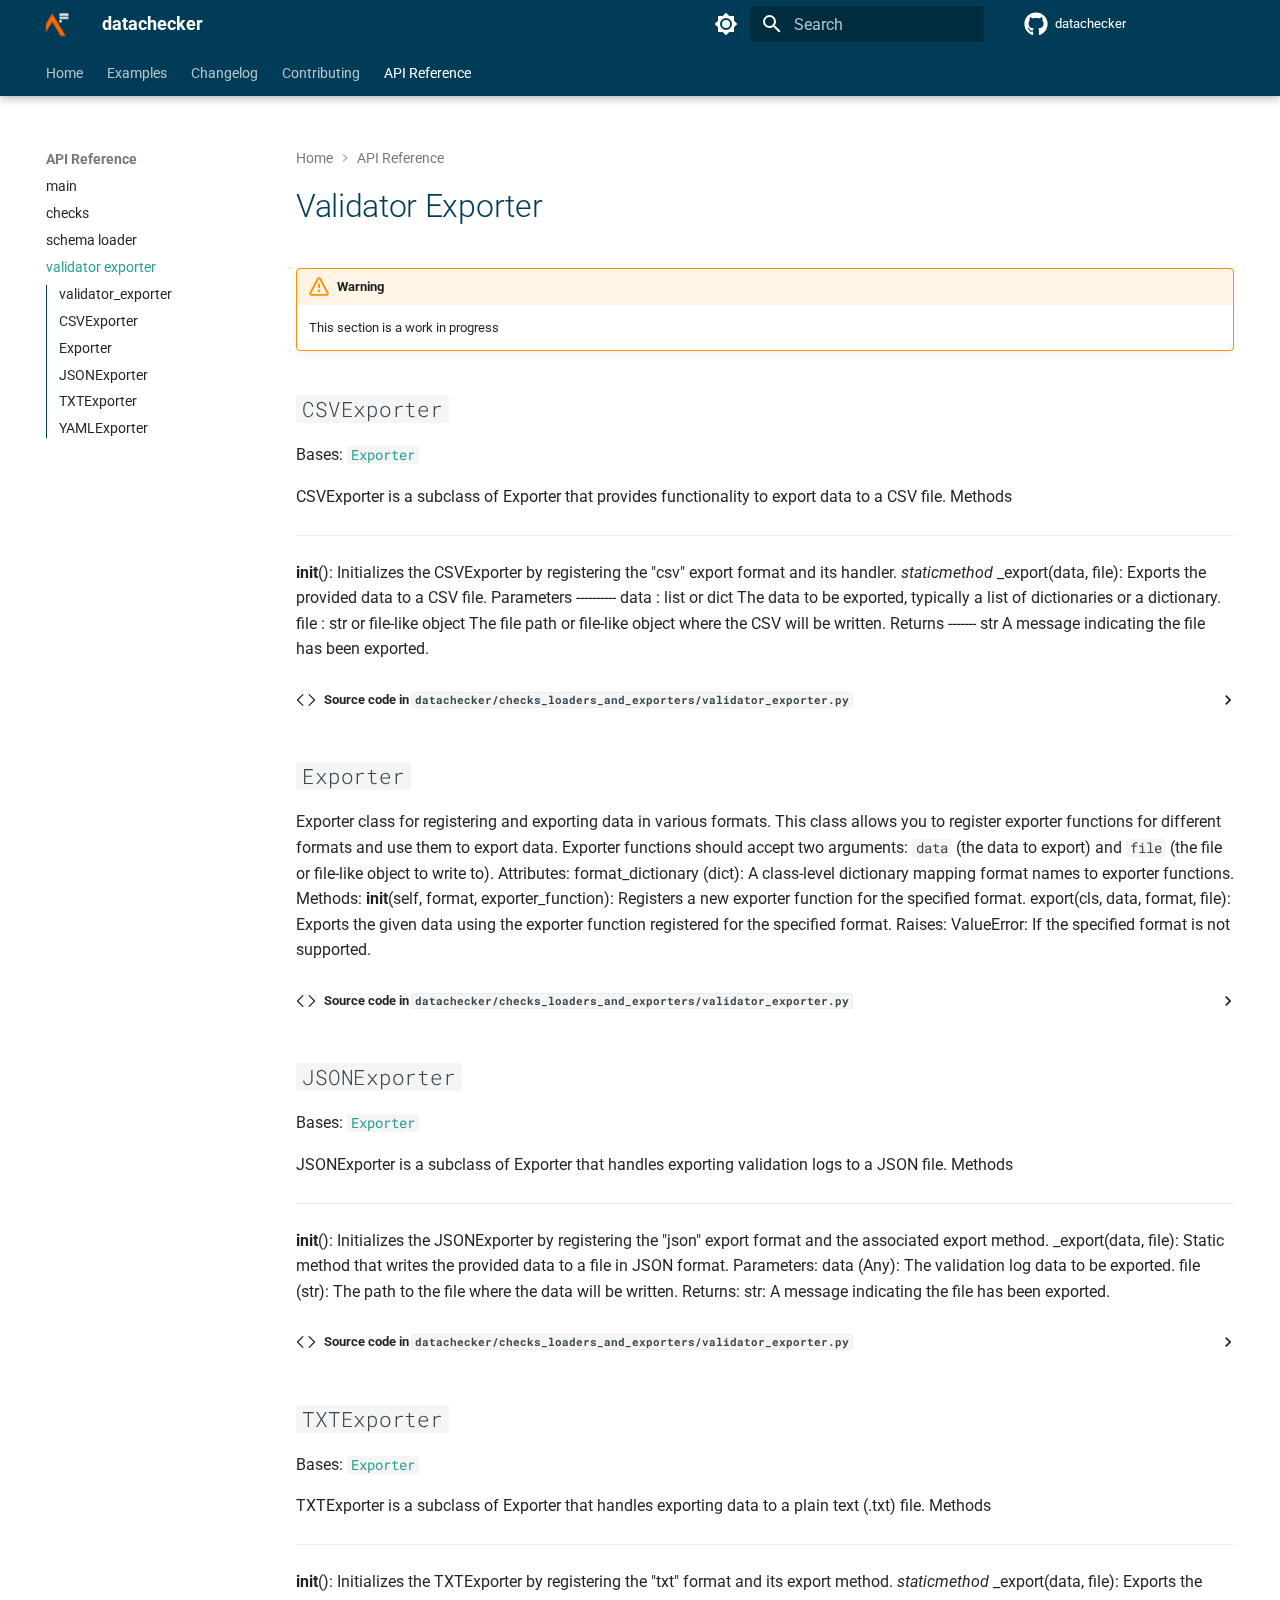
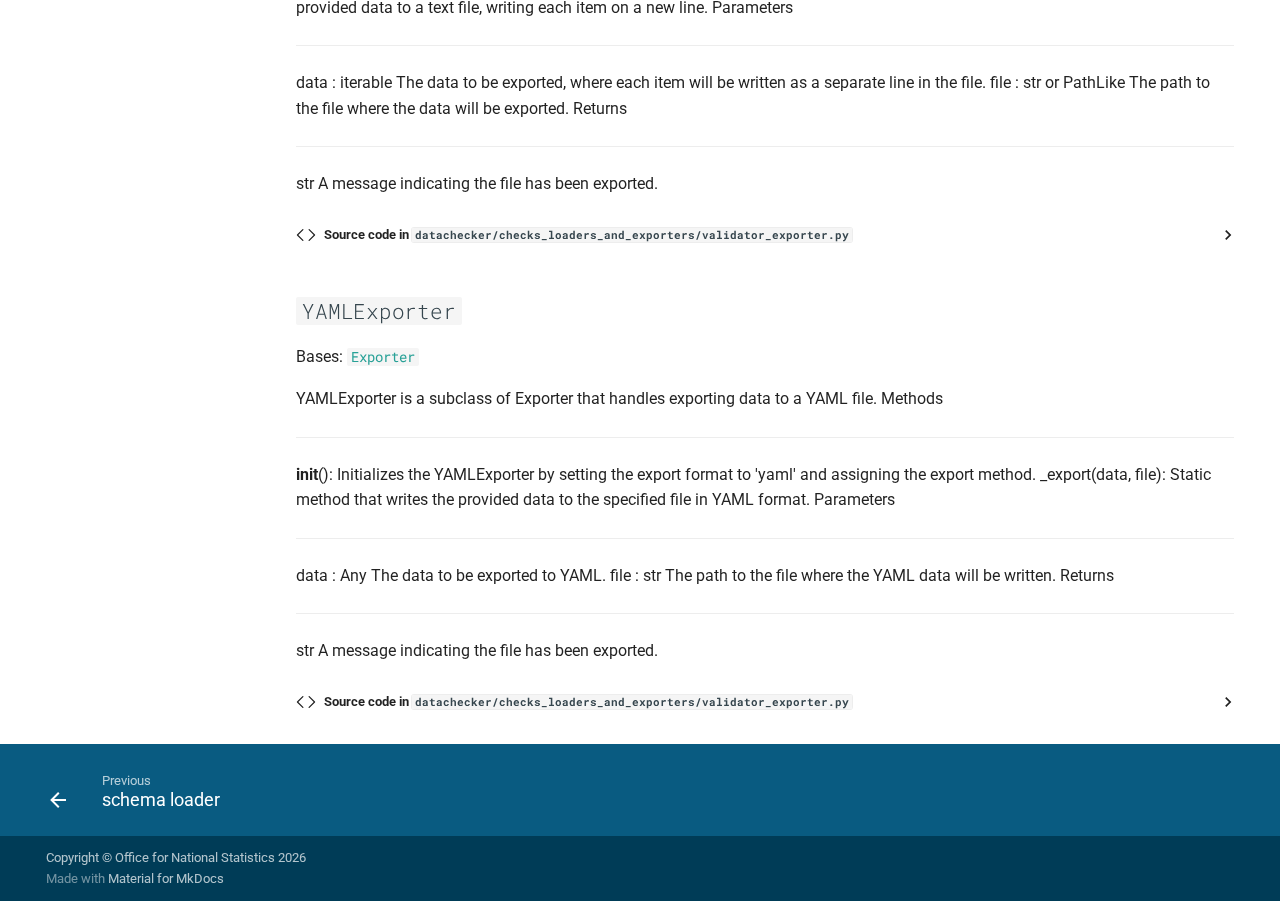
<file: api_reference/validator_exporter/index.html>
<!doctype html>
<html lang="en" class="no-js">
  <head>
    
      <meta charset="utf-8">
      <meta name="viewport" content="width=device-width,initial-scale=1">
      
        <meta name="description" content="A Python package for validating datasets against predefined checks.">
      
      
      
      
        <link rel="prev" href="../schema_loader/">
      
      
      
        
      
      
      <link rel="icon" href="../../assets/images/favicon.png">
      <meta name="generator" content="mkdocs-1.6.1, mkdocs-material-9.7.3">
    
    
      
        <title>validator exporter - datachecker</title>
      
    
    
      <link rel="stylesheet" href="../../assets/stylesheets/main.484c7ddc.min.css">
      
        
        <link rel="stylesheet" href="../../assets/stylesheets/palette.ab4e12ef.min.css">
      
      
  
  
    
      
      
    
  
    
      
      
    
  
    
      
      
    
  
    
      
      
    
  
    
      
      
    
  
    
      
      
    
  
    
      
      
    
  
    
      
      
    
  
    
      
      
    
  
    
      
      
    
  
    
      
      
    
  
    
      
      
    
  
  
  <style>:root{--md-admonition-icon--note:url('data:image/svg+xml;charset=utf-8,%3Csvg%20xmlns%3D%22http%3A//www.w3.org/2000/svg%22%20viewBox%3D%220%200%2016%2016%22%3E%3Cpath%20d%3D%22M1%207.775V2.75C1%201.784%201.784%201%202.75%201h5.025c.464%200%20.91.184%201.238.513l6.25%206.25a1.75%201.75%200%200%201%200%202.474l-5.026%205.026a1.75%201.75%200%200%201-2.474%200l-6.25-6.25A1.75%201.75%200%200%201%201%207.775m1.5%200c0%20.066.026.13.073.177l6.25%206.25a.25.25%200%200%200%20.354%200l5.025-5.025a.25.25%200%200%200%200-.354l-6.25-6.25a.25.25%200%200%200-.177-.073H2.75a.25.25%200%200%200-.25.25ZM6%205a1%201%200%201%201%200%202%201%201%200%200%201%200-2%22/%3E%3C/svg%3E');--md-admonition-icon--abstract:url('data:image/svg+xml;charset=utf-8,%3Csvg%20xmlns%3D%22http%3A//www.w3.org/2000/svg%22%20viewBox%3D%220%200%2016%2016%22%3E%3Cpath%20d%3D%22M2.5%201.75v11.5c0%20.138.112.25.25.25h3.17a.75.75%200%200%201%200%201.5H2.75A1.75%201.75%200%200%201%201%2013.25V1.75C1%20.784%201.784%200%202.75%200h8.5C12.216%200%2013%20.784%2013%201.75v7.736a.75.75%200%200%201-1.5%200V1.75a.25.25%200%200%200-.25-.25h-8.5a.25.25%200%200%200-.25.25m13.274%209.537zl-4.557%204.45a.75.75%200%200%201-1.055-.008l-1.943-1.95a.75.75%200%200%201%201.062-1.058l1.419%201.425%204.026-3.932a.75.75%200%201%201%201.048%201.074M4.75%204h4.5a.75.75%200%200%201%200%201.5h-4.5a.75.75%200%200%201%200-1.5M4%207.75A.75.75%200%200%201%204.75%207h2a.75.75%200%200%201%200%201.5h-2A.75.75%200%200%201%204%207.75%22/%3E%3C/svg%3E');--md-admonition-icon--info:url('data:image/svg+xml;charset=utf-8,%3Csvg%20xmlns%3D%22http%3A//www.w3.org/2000/svg%22%20viewBox%3D%220%200%2016%2016%22%3E%3Cpath%20d%3D%22M0%208a8%208%200%201%201%2016%200A8%208%200%200%201%200%208m8-6.5a6.5%206.5%200%201%200%200%2013%206.5%206.5%200%200%200%200-13M6.5%207.75A.75.75%200%200%201%207.25%207h1a.75.75%200%200%201%20.75.75v2.75h.25a.75.75%200%200%201%200%201.5h-2a.75.75%200%200%201%200-1.5h.25v-2h-.25a.75.75%200%200%201-.75-.75M8%206a1%201%200%201%201%200-2%201%201%200%200%201%200%202%22/%3E%3C/svg%3E');--md-admonition-icon--tip:url('data:image/svg+xml;charset=utf-8,%3Csvg%20xmlns%3D%22http%3A//www.w3.org/2000/svg%22%20viewBox%3D%220%200%2016%2016%22%3E%3Cpath%20d%3D%22M3.499.75a.75.75%200%200%201%201.5%200v.996C5.9%202.903%206.793%203.65%207.662%204.376l.24.202c-.036-.694.055-1.422.426-2.163C9.1.873%2010.794-.045%2012.622.26%2014.408.558%2016%201.94%2016%204.25c0%201.278-.954%202.575-2.44%202.734l.146.508.065.22c.203.701.412%201.455.476%202.226.142%201.707-.4%203.03-1.487%203.898C11.714%2014.671%2010.27%2015%208.75%2015h-6a.75.75%200%200%201%200-1.5h1.376a4.5%204.5%200%200%201-.563-1.191%203.84%203.84%200%200%201-.05-2.063%204.65%204.65%200%200%201-2.025-.293.75.75%200%200%201%20.525-1.406c1.357.507%202.376-.006%202.698-.318l.009-.01a.747.747%200%200%201%201.06%200%20.75.75%200%200%201-.012%201.074c-.912.92-.992%201.835-.768%202.586.221.74.745%201.337%201.196%201.621H8.75c1.343%200%202.398-.296%203.074-.836.635-.507%201.036-1.31.928-2.602-.05-.603-.216-1.224-.422-1.93l-.064-.221c-.12-.407-.246-.84-.353-1.29a2.4%202.4%200%200%201-.507-.441%203.1%203.1%200%200%201-.633-1.248.75.75%200%200%201%201.455-.364c.046.185.144.436.31.627.146.168.353.305.712.305.738%200%201.25-.615%201.25-1.25%200-1.47-.95-2.315-2.123-2.51-1.172-.196-2.227.387-2.706%201.345-.46.92-.27%201.774.019%203.062l.042.19.01.05c.348.443.666.949.94%201.553a.75.75%200%201%201-1.365.62c-.553-1.217-1.32-1.94-2.3-2.768L6.7%205.527c-.814-.68-1.75-1.462-2.692-2.619a3.7%203.7%200%200%200-1.023.88c-.406.495-.663%201.036-.722%201.508.116.122.306.21.591.239.388.038.797-.06%201.032-.19a.75.75%200%200%201%20.728%201.31c-.515.287-1.23.439-1.906.373-.682-.067-1.473-.38-1.879-1.193L.75%205.677V5.5c0-.984.48-1.94%201.077-2.664.46-.559%201.05-1.055%201.673-1.353z%22/%3E%3C/svg%3E');--md-admonition-icon--success:url('data:image/svg+xml;charset=utf-8,%3Csvg%20xmlns%3D%22http%3A//www.w3.org/2000/svg%22%20viewBox%3D%220%200%2016%2016%22%3E%3Cpath%20d%3D%22M13.78%204.22a.75.75%200%200%201%200%201.06l-7.25%207.25a.75.75%200%200%201-1.06%200L2.22%209.28a.75.75%200%200%201%20.018-1.042.75.75%200%200%201%201.042-.018L6%2010.94l6.72-6.72a.75.75%200%200%201%201.06%200%22/%3E%3C/svg%3E');--md-admonition-icon--question:url('data:image/svg+xml;charset=utf-8,%3Csvg%20xmlns%3D%22http%3A//www.w3.org/2000/svg%22%20viewBox%3D%220%200%2016%2016%22%3E%3Cpath%20d%3D%22M0%208a8%208%200%201%201%2016%200A8%208%200%200%201%200%208m8-6.5a6.5%206.5%200%201%200%200%2013%206.5%206.5%200%200%200%200-13M6.92%206.085h.001a.749.749%200%201%201-1.342-.67c.169-.339.436-.701.849-.977C6.845%204.16%207.369%204%208%204a2.76%202.76%200%200%201%201.637.525c.503.377.863.965.863%201.725%200%20.448-.115.83-.329%201.15-.205.307-.47.513-.692.662-.109.072-.22.138-.313.195l-.006.004a6%206%200%200%200-.26.16%201%201%200%200%200-.276.245.75.75%200%200%201-1.248-.832c.184-.264.42-.489.692-.661q.154-.1.313-.195l.007-.004c.1-.061.182-.11.258-.161a1%201%200%200%200%20.277-.245C8.96%206.514%209%206.427%209%206.25a.61.61%200%200%200-.262-.525A1.27%201.27%200%200%200%208%205.5c-.369%200-.595.09-.74.187a1%201%200%200%200-.34.398M9%2011a1%201%200%201%201-2%200%201%201%200%200%201%202%200%22/%3E%3C/svg%3E');--md-admonition-icon--warning:url('data:image/svg+xml;charset=utf-8,%3Csvg%20xmlns%3D%22http%3A//www.w3.org/2000/svg%22%20viewBox%3D%220%200%2016%2016%22%3E%3Cpath%20d%3D%22M6.457%201.047c.659-1.234%202.427-1.234%203.086%200l6.082%2011.378A1.75%201.75%200%200%201%2014.082%2015H1.918a1.75%201.75%200%200%201-1.543-2.575Zm1.763.707a.25.25%200%200%200-.44%200L1.698%2013.132a.25.25%200%200%200%20.22.368h12.164a.25.25%200%200%200%20.22-.368Zm.53%203.996v2.5a.75.75%200%200%201-1.5%200v-2.5a.75.75%200%200%201%201.5%200M9%2011a1%201%200%201%201-2%200%201%201%200%200%201%202%200%22/%3E%3C/svg%3E');--md-admonition-icon--failure:url('data:image/svg+xml;charset=utf-8,%3Csvg%20xmlns%3D%22http%3A//www.w3.org/2000/svg%22%20viewBox%3D%220%200%2016%2016%22%3E%3Cpath%20d%3D%22M2.344%202.343za8%208%200%200%201%2011.314%2011.314A8.002%208.002%200%200%201%20.234%2010.089a8%208%200%200%201%202.11-7.746m1.06%2010.253a6.5%206.5%200%201%200%209.108-9.275%206.5%206.5%200%200%200-9.108%209.275M6.03%204.97%208%206.94l1.97-1.97a.749.749%200%200%201%201.275.326.75.75%200%200%201-.215.734L9.06%208l1.97%201.97a.749.749%200%200%201-.326%201.275.75.75%200%200%201-.734-.215L8%209.06l-1.97%201.97a.749.749%200%200%201-1.275-.326.75.75%200%200%201%20.215-.734L6.94%208%204.97%206.03a.75.75%200%200%201%20.018-1.042.75.75%200%200%201%201.042-.018%22/%3E%3C/svg%3E');--md-admonition-icon--danger:url('data:image/svg+xml;charset=utf-8,%3Csvg%20xmlns%3D%22http%3A//www.w3.org/2000/svg%22%20viewBox%3D%220%200%2016%2016%22%3E%3Cpath%20d%3D%22M9.504.43a1.516%201.516%200%200%201%202.437%201.713L10.415%205.5h2.123c1.57%200%202.346%201.909%201.22%203.004l-7.34%207.142a1.25%201.25%200%200%201-.871.354h-.302a1.25%201.25%200%200%201-1.157-1.723L5.633%2010.5H3.462c-1.57%200-2.346-1.909-1.22-3.004zm1.047%201.074L3.286%208.571A.25.25%200%200%200%203.462%209H6.75a.75.75%200%200%201%20.694%201.034l-1.713%204.188%206.982-6.793A.25.25%200%200%200%2012.538%207H9.25a.75.75%200%200%201-.683-1.06l2.008-4.418.003-.006-.004-.009-.006-.006-.008-.001q-.005%200-.009.004%22/%3E%3C/svg%3E');--md-admonition-icon--bug:url('data:image/svg+xml;charset=utf-8,%3Csvg%20xmlns%3D%22http%3A//www.w3.org/2000/svg%22%20viewBox%3D%220%200%2016%2016%22%3E%3Cpath%20d%3D%22M4.72.22a.75.75%200%200%201%201.06%200l1%20.999a3.5%203.5%200%200%201%202.441%200l.999-1a.748.748%200%200%201%201.265.332.75.75%200%200%201-.205.729l-.775.776c.616.63.995%201.493.995%202.444v.327q0%20.15-.025.292c.408.14.764.392%201.029.722l1.968-.787a.75.75%200%200%201%20.556%201.392L13%207.258V9h2.25a.75.75%200%200%201%200%201.5H13v.5q-.002.615-.141%201.186l2.17.868a.75.75%200%200%201-.557%201.392l-2.184-.873A5%205%200%200%201%208%2016a5%205%200%200%201-4.288-2.427l-2.183.873a.75.75%200%200%201-.558-1.392l2.17-.868A5%205%200%200%201%203%2011v-.5H.75a.75.75%200%200%201%200-1.5H3V7.258L.971%206.446a.75.75%200%200%201%20.558-1.392l1.967.787c.265-.33.62-.583%201.03-.722a1.7%201.7%200%200%201-.026-.292V4.5c0-.951.38-1.814.995-2.444L4.72%201.28a.75.75%200%200%201%200-1.06m.53%206.28a.75.75%200%200%200-.75.75V11a3.5%203.5%200%201%200%207%200V7.25a.75.75%200%200%200-.75-.75ZM6.173%205h3.654A.17.17%200%200%200%2010%204.827V4.5a2%202%200%201%200-4%200v.327c0%20.096.077.173.173.173%22/%3E%3C/svg%3E');--md-admonition-icon--example:url('data:image/svg+xml;charset=utf-8,%3Csvg%20xmlns%3D%22http%3A//www.w3.org/2000/svg%22%20viewBox%3D%220%200%2016%2016%22%3E%3Cpath%20d%3D%22M5%205.782V2.5h-.25a.75.75%200%200%201%200-1.5h6.5a.75.75%200%200%201%200%201.5H11v3.282l3.666%205.76C15.619%2013.04%2014.543%2015%2012.767%2015H3.233c-1.776%200-2.852-1.96-1.899-3.458Zm-2.4%206.565a.75.75%200%200%200%20.633%201.153h9.534a.75.75%200%200%200%20.633-1.153L12.225%2010.5h-8.45ZM9.5%202.5h-3V6c0%20.143-.04.283-.117.403L4.73%209h6.54L9.617%206.403A.75.75%200%200%201%209.5%206Z%22/%3E%3C/svg%3E');--md-admonition-icon--quote:url('data:image/svg+xml;charset=utf-8,%3Csvg%20xmlns%3D%22http%3A//www.w3.org/2000/svg%22%20viewBox%3D%220%200%2016%2016%22%3E%3Cpath%20d%3D%22M1.75%202.5h10.5a.75.75%200%200%201%200%201.5H1.75a.75.75%200%200%201%200-1.5m4%205h8.5a.75.75%200%200%201%200%201.5h-8.5a.75.75%200%200%201%200-1.5m0%205h8.5a.75.75%200%200%201%200%201.5h-8.5a.75.75%200%200%201%200-1.5M2.5%207.75v6a.75.75%200%200%201-1.5%200v-6a.75.75%200%200%201%201.5%200%22/%3E%3C/svg%3E');}</style>



    
    
      
    
    
      
        
        
        <link rel="preconnect" href="https://fonts.gstatic.com" crossorigin>
        <link rel="stylesheet" href="https://fonts.googleapis.com/css?family=Roboto:300,300i,400,400i,700,700i%7CRoboto+Mono:400,400i,700,700i&display=fallback">
        <style>:root{--md-text-font:"Roboto";--md-code-font:"Roboto Mono"}</style>
      
    
    
      <link rel="stylesheet" href="../../assets/_mkdocstrings.css">
    
      <link rel="stylesheet" href="../../assets/mkdocs_custom.css">
    
    <script>__md_scope=new URL("../..",location),__md_hash=e=>[...e].reduce(((e,_)=>(e<<5)-e+_.charCodeAt(0)),0),__md_get=(e,_=localStorage,t=__md_scope)=>JSON.parse(_.getItem(t.pathname+"."+e)),__md_set=(e,_,t=localStorage,a=__md_scope)=>{try{t.setItem(a.pathname+"."+e,JSON.stringify(_))}catch(e){}}</script>
    
      

    
    
  </head>
  
  
    
    
      
    
    
    
    
    <body dir="ltr" data-md-color-scheme="default" data-md-color-primary="custom" data-md-color-accent="custom">
  
    
    <input class="md-toggle" data-md-toggle="drawer" type="checkbox" id="__drawer" autocomplete="off">
    <input class="md-toggle" data-md-toggle="search" type="checkbox" id="__search" autocomplete="off">
    <label class="md-overlay" for="__drawer"></label>
    <div data-md-component="skip">
      
        
        <a href="#validator-exporter" class="md-skip">
          Skip to content
        </a>
      
    </div>
    <div data-md-component="announce">
      
    </div>
    
    
      

  

<header class="md-header md-header--shadow md-header--lifted" data-md-component="header">
  <nav class="md-header__inner md-grid" aria-label="Header">
    <a href="../.." title="datachecker" class="md-header__button md-logo" aria-label="datachecker" data-md-component="logo">
      
  <img src="../../images/af.png" alt="logo">

    </a>
    <label class="md-header__button md-icon" for="__drawer">
      
      <svg xmlns="http://www.w3.org/2000/svg" viewBox="0 0 24 24"><path d="M3 6h18v2H3zm0 5h18v2H3zm0 5h18v2H3z"/></svg>
    </label>
    <div class="md-header__title" data-md-component="header-title">
      <div class="md-header__ellipsis">
        <div class="md-header__topic">
          <span class="md-ellipsis">
            datachecker
          </span>
        </div>
        <div class="md-header__topic" data-md-component="header-topic">
          <span class="md-ellipsis">
            
              validator exporter
            
          </span>
        </div>
      </div>
    </div>
    
      
        <form class="md-header__option" data-md-component="palette">
  
    
    
    
    <input class="md-option" data-md-color-media="(prefers-color-scheme: light)" data-md-color-scheme="default" data-md-color-primary="custom" data-md-color-accent="custom"  aria-label="Switch to dark mode"  type="radio" name="__palette" id="__palette_0">
    
      <label class="md-header__button md-icon" title="Switch to dark mode" for="__palette_1" hidden>
        <svg xmlns="http://www.w3.org/2000/svg" viewBox="0 0 24 24"><path d="M12 8a4 4 0 0 0-4 4 4 4 0 0 0 4 4 4 4 0 0 0 4-4 4 4 0 0 0-4-4m0 10a6 6 0 0 1-6-6 6 6 0 0 1 6-6 6 6 0 0 1 6 6 6 6 0 0 1-6 6m8-9.31V4h-4.69L12 .69 8.69 4H4v4.69L.69 12 4 15.31V20h4.69L12 23.31 15.31 20H20v-4.69L23.31 12z"/></svg>
      </label>
    
  
    
    
    
    <input class="md-option" data-md-color-media="(prefers-color-scheme: dark)" data-md-color-scheme="slate" data-md-color-primary="custom" data-md-color-accent="red"  aria-label="Switch to light mode"  type="radio" name="__palette" id="__palette_1">
    
      <label class="md-header__button md-icon" title="Switch to light mode" for="__palette_0" hidden>
        <svg xmlns="http://www.w3.org/2000/svg" viewBox="0 0 24 24"><path d="M12 18c-.89 0-1.74-.2-2.5-.55C11.56 16.5 13 14.42 13 12s-1.44-4.5-3.5-5.45C10.26 6.2 11.11 6 12 6a6 6 0 0 1 6 6 6 6 0 0 1-6 6m8-9.31V4h-4.69L12 .69 8.69 4H4v4.69L.69 12 4 15.31V20h4.69L12 23.31 15.31 20H20v-4.69L23.31 12z"/></svg>
      </label>
    
  
</form>
      
    
    
      <script>var palette=__md_get("__palette");if(palette&&palette.color){if("(prefers-color-scheme)"===palette.color.media){var media=matchMedia("(prefers-color-scheme: light)"),input=document.querySelector(media.matches?"[data-md-color-media='(prefers-color-scheme: light)']":"[data-md-color-media='(prefers-color-scheme: dark)']");palette.color.media=input.getAttribute("data-md-color-media"),palette.color.scheme=input.getAttribute("data-md-color-scheme"),palette.color.primary=input.getAttribute("data-md-color-primary"),palette.color.accent=input.getAttribute("data-md-color-accent")}for(var[key,value]of Object.entries(palette.color))document.body.setAttribute("data-md-color-"+key,value)}</script>
    
    
    
      
      
        <label class="md-header__button md-icon" for="__search">
          
          <svg xmlns="http://www.w3.org/2000/svg" viewBox="0 0 24 24"><path d="M9.5 3A6.5 6.5 0 0 1 16 9.5c0 1.61-.59 3.09-1.56 4.23l.27.27h.79l5 5-1.5 1.5-5-5v-.79l-.27-.27A6.52 6.52 0 0 1 9.5 16 6.5 6.5 0 0 1 3 9.5 6.5 6.5 0 0 1 9.5 3m0 2C7 5 5 7 5 9.5S7 14 9.5 14 14 12 14 9.5 12 5 9.5 5"/></svg>
        </label>
        <div class="md-search" data-md-component="search" role="dialog">
  <label class="md-search__overlay" for="__search"></label>
  <div class="md-search__inner" role="search">
    <form class="md-search__form" name="search">
      <input type="text" class="md-search__input" name="query" aria-label="Search" placeholder="Search" autocapitalize="off" autocorrect="off" autocomplete="off" spellcheck="false" data-md-component="search-query" required>
      <label class="md-search__icon md-icon" for="__search">
        
        <svg xmlns="http://www.w3.org/2000/svg" viewBox="0 0 24 24"><path d="M9.5 3A6.5 6.5 0 0 1 16 9.5c0 1.61-.59 3.09-1.56 4.23l.27.27h.79l5 5-1.5 1.5-5-5v-.79l-.27-.27A6.52 6.52 0 0 1 9.5 16 6.5 6.5 0 0 1 3 9.5 6.5 6.5 0 0 1 9.5 3m0 2C7 5 5 7 5 9.5S7 14 9.5 14 14 12 14 9.5 12 5 9.5 5"/></svg>
        
        <svg xmlns="http://www.w3.org/2000/svg" viewBox="0 0 24 24"><path d="M20 11v2H8l5.5 5.5-1.42 1.42L4.16 12l7.92-7.92L13.5 5.5 8 11z"/></svg>
      </label>
      <nav class="md-search__options" aria-label="Search">
        
        <button type="reset" class="md-search__icon md-icon" title="Clear" aria-label="Clear" tabindex="-1">
          
          <svg xmlns="http://www.w3.org/2000/svg" viewBox="0 0 24 24"><path d="M19 6.41 17.59 5 12 10.59 6.41 5 5 6.41 10.59 12 5 17.59 6.41 19 12 13.41 17.59 19 19 17.59 13.41 12z"/></svg>
        </button>
      </nav>
      
        <div class="md-search__suggest" data-md-component="search-suggest"></div>
      
    </form>
    <div class="md-search__output">
      <div class="md-search__scrollwrap" tabindex="0" data-md-scrollfix>
        <div class="md-search-result" data-md-component="search-result">
          <div class="md-search-result__meta">
            Initializing search
          </div>
          <ol class="md-search-result__list" role="presentation"></ol>
        </div>
      </div>
    </div>
  </div>
</div>
      
    
    
      <div class="md-header__source">
        <a href="https://github.com/ONSdigital/datachecker" title="Go to repository" class="md-source" data-md-component="source">
  <div class="md-source__icon md-icon">
    
    <svg xmlns="http://www.w3.org/2000/svg" viewBox="0 0 512 512"><!--! Font Awesome Free 7.1.0 by @fontawesome - https://fontawesome.com License - https://fontawesome.com/license/free (Icons: CC BY 4.0, Fonts: SIL OFL 1.1, Code: MIT License) Copyright 2025 Fonticons, Inc.--><path d="M173.9 397.4c0 2-2.3 3.6-5.2 3.6-3.3.3-5.6-1.3-5.6-3.6 0-2 2.3-3.6 5.2-3.6 3-.3 5.6 1.3 5.6 3.6m-31.1-4.5c-.7 2 1.3 4.3 4.3 4.9 2.6 1 5.6 0 6.2-2s-1.3-4.3-4.3-5.2c-2.6-.7-5.5.3-6.2 2.3m44.2-1.7c-2.9.7-4.9 2.6-4.6 4.9.3 2 2.9 3.3 5.9 2.6 2.9-.7 4.9-2.6 4.6-4.6-.3-1.9-3-3.2-5.9-2.9M252.8 8C114.1 8 8 113.3 8 252c0 110.9 69.8 205.8 169.5 239.2 12.8 2.3 17.3-5.6 17.3-12.1 0-6.2-.3-40.4-.3-61.4 0 0-70 15-84.7-29.8 0 0-11.4-29.1-27.8-36.6 0 0-22.9-15.7 1.6-15.4 0 0 24.9 2 38.6 25.8 21.9 38.6 58.6 27.5 72.9 20.9 2.3-16 8.8-27.1 16-33.7-55.9-6.2-112.3-14.3-112.3-110.5 0-27.5 7.6-41.3 23.6-58.9-2.6-6.5-11.1-33.3 2.6-67.9 20.9-6.5 69 27 69 27 20-5.6 41.5-8.5 62.8-8.5s42.8 2.9 62.8 8.5c0 0 48.1-33.6 69-27 13.7 34.7 5.2 61.4 2.6 67.9 16 17.7 25.8 31.5 25.8 58.9 0 96.5-58.9 104.2-114.8 110.5 9.2 7.9 17 22.9 17 46.4 0 33.7-.3 75.4-.3 83.6 0 6.5 4.6 14.4 17.3 12.1C436.2 457.8 504 362.9 504 252 504 113.3 391.5 8 252.8 8M105.2 352.9c-1.3 1-1 3.3.7 5.2 1.6 1.6 3.9 2.3 5.2 1 1.3-1 1-3.3-.7-5.2-1.6-1.6-3.9-2.3-5.2-1m-10.8-8.1c-.7 1.3.3 2.9 2.3 3.9 1.6 1 3.6.7 4.3-.7.7-1.3-.3-2.9-2.3-3.9-2-.6-3.6-.3-4.3.7m32.4 35.6c-1.6 1.3-1 4.3 1.3 6.2 2.3 2.3 5.2 2.6 6.5 1 1.3-1.3.7-4.3-1.3-6.2-2.2-2.3-5.2-2.6-6.5-1m-11.4-14.7c-1.6 1-1.6 3.6 0 5.9s4.3 3.3 5.6 2.3c1.6-1.3 1.6-3.9 0-6.2-1.4-2.3-4-3.3-5.6-2"/></svg>
  </div>
  <div class="md-source__repository">
    datachecker
  </div>
</a>
      </div>
    
  </nav>
  
    
      
<nav class="md-tabs" aria-label="Tabs" data-md-component="tabs">
  <div class="md-grid">
    <ul class="md-tabs__list">
      
        
  
  
  
  
    <li class="md-tabs__item">
      <a href="../.." class="md-tabs__link">
        
  
  
    
  
  Home

      </a>
    </li>
  

      
        
  
  
  
  
    <li class="md-tabs__item">
      <a href="../../user_guide/examples/" class="md-tabs__link">
        
  
  
    
  
  Examples

      </a>
    </li>
  

      
        
  
  
  
  
    <li class="md-tabs__item">
      <a href="../../changelog/" class="md-tabs__link">
        
  
  
    
  
  Changelog

      </a>
    </li>
  

      
        
  
  
  
  
    
    
      <li class="md-tabs__item">
        <a href="../../contributor_guide/CONTRIBUTING/" class="md-tabs__link">
          
  
  
  Contributing

        </a>
      </li>
    
  

      
        
  
  
  
    
  
  
    
    
      <li class="md-tabs__item md-tabs__item--active">
        <a href="../main/" class="md-tabs__link">
          
  
  
  API Reference

        </a>
      </li>
    
  

      
    </ul>
  </div>
</nav>
    
  
</header>
    
    <div class="md-container" data-md-component="container">
      
      
        
      
      <main class="md-main" data-md-component="main">
        <div class="md-main__inner md-grid">
          
            
              
              <div class="md-sidebar md-sidebar--primary" data-md-component="sidebar" data-md-type="navigation" >
                <div class="md-sidebar__scrollwrap">
                  <div class="md-sidebar__inner">
                    


  


  

<nav class="md-nav md-nav--primary md-nav--lifted md-nav--integrated" aria-label="Navigation" data-md-level="0">
  <label class="md-nav__title" for="__drawer">
    <a href="../.." title="datachecker" class="md-nav__button md-logo" aria-label="datachecker" data-md-component="logo">
      
  <img src="../../images/af.png" alt="logo">

    </a>
    datachecker
  </label>
  
    <div class="md-nav__source">
      <a href="https://github.com/ONSdigital/datachecker" title="Go to repository" class="md-source" data-md-component="source">
  <div class="md-source__icon md-icon">
    
    <svg xmlns="http://www.w3.org/2000/svg" viewBox="0 0 512 512"><!--! Font Awesome Free 7.1.0 by @fontawesome - https://fontawesome.com License - https://fontawesome.com/license/free (Icons: CC BY 4.0, Fonts: SIL OFL 1.1, Code: MIT License) Copyright 2025 Fonticons, Inc.--><path d="M173.9 397.4c0 2-2.3 3.6-5.2 3.6-3.3.3-5.6-1.3-5.6-3.6 0-2 2.3-3.6 5.2-3.6 3-.3 5.6 1.3 5.6 3.6m-31.1-4.5c-.7 2 1.3 4.3 4.3 4.9 2.6 1 5.6 0 6.2-2s-1.3-4.3-4.3-5.2c-2.6-.7-5.5.3-6.2 2.3m44.2-1.7c-2.9.7-4.9 2.6-4.6 4.9.3 2 2.9 3.3 5.9 2.6 2.9-.7 4.9-2.6 4.6-4.6-.3-1.9-3-3.2-5.9-2.9M252.8 8C114.1 8 8 113.3 8 252c0 110.9 69.8 205.8 169.5 239.2 12.8 2.3 17.3-5.6 17.3-12.1 0-6.2-.3-40.4-.3-61.4 0 0-70 15-84.7-29.8 0 0-11.4-29.1-27.8-36.6 0 0-22.9-15.7 1.6-15.4 0 0 24.9 2 38.6 25.8 21.9 38.6 58.6 27.5 72.9 20.9 2.3-16 8.8-27.1 16-33.7-55.9-6.2-112.3-14.3-112.3-110.5 0-27.5 7.6-41.3 23.6-58.9-2.6-6.5-11.1-33.3 2.6-67.9 20.9-6.5 69 27 69 27 20-5.6 41.5-8.5 62.8-8.5s42.8 2.9 62.8 8.5c0 0 48.1-33.6 69-27 13.7 34.7 5.2 61.4 2.6 67.9 16 17.7 25.8 31.5 25.8 58.9 0 96.5-58.9 104.2-114.8 110.5 9.2 7.9 17 22.9 17 46.4 0 33.7-.3 75.4-.3 83.6 0 6.5 4.6 14.4 17.3 12.1C436.2 457.8 504 362.9 504 252 504 113.3 391.5 8 252.8 8M105.2 352.9c-1.3 1-1 3.3.7 5.2 1.6 1.6 3.9 2.3 5.2 1 1.3-1 1-3.3-.7-5.2-1.6-1.6-3.9-2.3-5.2-1m-10.8-8.1c-.7 1.3.3 2.9 2.3 3.9 1.6 1 3.6.7 4.3-.7.7-1.3-.3-2.9-2.3-3.9-2-.6-3.6-.3-4.3.7m32.4 35.6c-1.6 1.3-1 4.3 1.3 6.2 2.3 2.3 5.2 2.6 6.5 1 1.3-1.3.7-4.3-1.3-6.2-2.2-2.3-5.2-2.6-6.5-1m-11.4-14.7c-1.6 1-1.6 3.6 0 5.9s4.3 3.3 5.6 2.3c1.6-1.3 1.6-3.9 0-6.2-1.4-2.3-4-3.3-5.6-2"/></svg>
  </div>
  <div class="md-source__repository">
    datachecker
  </div>
</a>
    </div>
  
  <ul class="md-nav__list" data-md-scrollfix>
    
      
      
  
  
  
  
    <li class="md-nav__item">
      <a href="../.." class="md-nav__link">
        
  
  
  <span class="md-ellipsis">
    
  
    Home
  

    
  </span>
  
  

      </a>
    </li>
  

    
      
      
  
  
  
  
    <li class="md-nav__item">
      <a href="../../user_guide/examples/" class="md-nav__link">
        
  
  
  <span class="md-ellipsis">
    
  
    Examples
  

    
  </span>
  
  

      </a>
    </li>
  

    
      
      
  
  
  
  
    <li class="md-nav__item">
      <a href="../../changelog/" class="md-nav__link">
        
  
  
  <span class="md-ellipsis">
    
  
    Changelog
  

    
  </span>
  
  

      </a>
    </li>
  

    
      
      
  
  
  
  
    
    
    
    
      
      
        
      
    
    
    <li class="md-nav__item md-nav__item--nested">
      
        
        
          
        
        <input class="md-nav__toggle md-toggle md-toggle--indeterminate" type="checkbox" id="__nav_4" >
        
          
          <label class="md-nav__link" for="__nav_4" id="__nav_4_label" tabindex="0">
            
  
  
  <span class="md-ellipsis">
    
  
    Contributing
  

    
  </span>
  
  

            <span class="md-nav__icon md-icon"></span>
          </label>
        
        <nav class="md-nav" data-md-level="1" aria-labelledby="__nav_4_label" aria-expanded="false">
          <label class="md-nav__title" for="__nav_4">
            <span class="md-nav__icon md-icon"></span>
            
  
    Contributing
  

          </label>
          <ul class="md-nav__list" data-md-scrollfix>
            
              
                
  
  
  
  
    <li class="md-nav__item">
      <a href="../../contributor_guide/CONTRIBUTING/" class="md-nav__link">
        
  
  
  <span class="md-ellipsis">
    
  
    Contributing Guide
  

    
  </span>
  
  

      </a>
    </li>
  

              
            
              
                
  
  
  
  
    <li class="md-nav__item">
      <a href="../../contributor_guide/CODE_OF_CONDUCT/" class="md-nav__link">
        
  
  
  <span class="md-ellipsis">
    
  
    Code of Conduct
  

    
  </span>
  
  

      </a>
    </li>
  

              
            
              
                
  
  
  
  
    <li class="md-nav__item">
      <a href="../../contributor_guide/using_pytest/" class="md-nav__link">
        
  
  
  <span class="md-ellipsis">
    
  
    Using Pytest
  

    
  </span>
  
  

      </a>
    </li>
  

              
            
          </ul>
        </nav>
      
    </li>
  

    
      
      
  
  
    
  
  
  
    
    
    
    
      
        
        
      
      
        
      
    
    
    <li class="md-nav__item md-nav__item--active md-nav__item--section md-nav__item--nested">
      
        
        
        <input class="md-nav__toggle md-toggle " type="checkbox" id="__nav_5" checked>
        
          
          <label class="md-nav__link" for="__nav_5" id="__nav_5_label" tabindex="">
            
  
  
  <span class="md-ellipsis">
    
  
    API Reference
  

    
  </span>
  
  

            <span class="md-nav__icon md-icon"></span>
          </label>
        
        <nav class="md-nav" data-md-level="1" aria-labelledby="__nav_5_label" aria-expanded="true">
          <label class="md-nav__title" for="__nav_5">
            <span class="md-nav__icon md-icon"></span>
            
  
    API Reference
  

          </label>
          <ul class="md-nav__list" data-md-scrollfix>
            
              
                
  
  
  
  
    <li class="md-nav__item">
      <a href="../main/" class="md-nav__link">
        
  
  
  <span class="md-ellipsis">
    
  
    main
  

    
  </span>
  
  

      </a>
    </li>
  

              
            
              
                
  
  
  
  
    <li class="md-nav__item">
      <a href="../checks/" class="md-nav__link">
        
  
  
  <span class="md-ellipsis">
    
  
    checks
  

    
  </span>
  
  

      </a>
    </li>
  

              
            
              
                
  
  
  
  
    <li class="md-nav__item">
      <a href="../schema_loader/" class="md-nav__link">
        
  
  
  <span class="md-ellipsis">
    
  
    schema loader
  

    
  </span>
  
  

      </a>
    </li>
  

              
            
              
                
  
  
    
  
  
  
    <li class="md-nav__item md-nav__item--active">
      
      <input class="md-nav__toggle md-toggle" type="checkbox" id="__toc">
      
      
        
      
      
        <label class="md-nav__link md-nav__link--active" for="__toc">
          
  
  
  <span class="md-ellipsis">
    
  
    validator exporter
  

    
  </span>
  
  

          <span class="md-nav__icon md-icon"></span>
        </label>
      
      <a href="./" class="md-nav__link md-nav__link--active">
        
  
  
  <span class="md-ellipsis">
    
  
    validator exporter
  

    
  </span>
  
  

      </a>
      
        

<nav class="md-nav md-nav--secondary" aria-label="Table of contents">
  
  
  
    
  
  
    <label class="md-nav__title" for="__toc">
      <span class="md-nav__icon md-icon"></span>
      Table of contents
    </label>
    <ul class="md-nav__list" data-md-component="toc" data-md-scrollfix>
      
        <li class="md-nav__item">
  <a href="#datachecker.checks_loaders_and_exporters.validator_exporter" class="md-nav__link">
    <span class="md-ellipsis">
      
        validator_exporter
      
    </span>
  </a>
  
</li>
      
        <li class="md-nav__item">
  <a href="#datachecker.checks_loaders_and_exporters.validator_exporter.CSVExporter" class="md-nav__link">
    <span class="md-ellipsis">
      
        CSVExporter
      
    </span>
  </a>
  
</li>
      
        <li class="md-nav__item">
  <a href="#datachecker.checks_loaders_and_exporters.validator_exporter.Exporter" class="md-nav__link">
    <span class="md-ellipsis">
      
        Exporter
      
    </span>
  </a>
  
</li>
      
        <li class="md-nav__item">
  <a href="#datachecker.checks_loaders_and_exporters.validator_exporter.JSONExporter" class="md-nav__link">
    <span class="md-ellipsis">
      
        JSONExporter
      
    </span>
  </a>
  
</li>
      
        <li class="md-nav__item">
  <a href="#datachecker.checks_loaders_and_exporters.validator_exporter.TXTExporter" class="md-nav__link">
    <span class="md-ellipsis">
      
        TXTExporter
      
    </span>
  </a>
  
</li>
      
        <li class="md-nav__item">
  <a href="#datachecker.checks_loaders_and_exporters.validator_exporter.YAMLExporter" class="md-nav__link">
    <span class="md-ellipsis">
      
        YAMLExporter
      
    </span>
  </a>
  
</li>
      
    </ul>
  
</nav>
      
    </li>
  

              
            
          </ul>
        </nav>
      
    </li>
  

    
  </ul>
</nav>
                  </div>
                </div>
              </div>
            
            
          
          
            <div class="md-content" data-md-component="content">
              
                



  


  <nav class="md-path" aria-label="Navigation" >
    <ol class="md-path__list">
      
        
  
  
    <li class="md-path__item">
      <a href="../.." class="md-path__link">
        
  <span class="md-ellipsis">
    Home
  </span>

      </a>
    </li>
  

      
      
        
  
  
    
    
      <li class="md-path__item">
        <a href="../main/" class="md-path__link">
          
  <span class="md-ellipsis">
    API Reference
  </span>

        </a>
      </li>
    
  

      
    </ol>
  </nav>

              
              <article class="md-content__inner md-typeset">
                
                  


  
  


<h1 id="validator-exporter">Validator Exporter</h1>
<div class="admonition warning">
<p class="admonition-title">Warning</p>
<p>This section is a work in progress</p>
</div>


<div class="doc doc-object doc-module">



<a id="datachecker.checks_loaders_and_exporters.validator_exporter"></a>
    <div class="doc doc-contents first">










<div class="doc doc-children">









<div class="doc doc-object doc-class">



<h2 id="datachecker.checks_loaders_and_exporters.validator_exporter.CSVExporter" class="doc doc-heading">
            <code>CSVExporter</code>


</h2>


    <div class="doc doc-contents ">
            <p class="doc doc-class-bases">
              Bases: <code><a class="autorefs autorefs-internal" title="Exporter (datachecker.checks_loaders_and_exporters.validator_exporter.Exporter)" href="#datachecker.checks_loaders_and_exporters.validator_exporter.Exporter">Exporter</a></code></p>



        <p>CSVExporter is a subclass of Exporter that provides functionality to export data to a CSV file.
Methods</p>
<hr />
<p><strong>init</strong>():
    Initializes the CSVExporter by registering the "csv" export format and its handler.
<em>staticmethod</em> _export(data, file):
    Exports the provided data to a CSV file.
    Parameters
    ----------
    data : list or dict
        The data to be exported, typically a list of dictionaries or a dictionary.
    file : str or file-like object
        The file path or file-like object where the CSV will be written.
    Returns
    -------
    str
        A message indicating the file has been exported.</p>








              <details class="mkdocstrings-source">
                <summary>Source code in <code>datachecker/checks_loaders_and_exporters/validator_exporter.py</code></summary>
                <div class="language-python highlight"><table class="highlighttable"><tr><td class="linenos"><div class="linenodiv"><pre><span></span><span class="normal"><a href="#__codelineno-0-70">70</a></span>
<span class="normal"><a href="#__codelineno-0-71">71</a></span>
<span class="normal"><a href="#__codelineno-0-72">72</a></span>
<span class="normal"><a href="#__codelineno-0-73">73</a></span>
<span class="normal"><a href="#__codelineno-0-74">74</a></span>
<span class="normal"><a href="#__codelineno-0-75">75</a></span>
<span class="normal"><a href="#__codelineno-0-76">76</a></span>
<span class="normal"><a href="#__codelineno-0-77">77</a></span>
<span class="normal"><a href="#__codelineno-0-78">78</a></span>
<span class="normal"><a href="#__codelineno-0-79">79</a></span>
<span class="normal"><a href="#__codelineno-0-80">80</a></span>
<span class="normal"><a href="#__codelineno-0-81">81</a></span>
<span class="normal"><a href="#__codelineno-0-82">82</a></span>
<span class="normal"><a href="#__codelineno-0-83">83</a></span>
<span class="normal"><a href="#__codelineno-0-84">84</a></span>
<span class="normal"><a href="#__codelineno-0-85">85</a></span>
<span class="normal"><a href="#__codelineno-0-86">86</a></span>
<span class="normal"><a href="#__codelineno-0-87">87</a></span>
<span class="normal"><a href="#__codelineno-0-88">88</a></span>
<span class="normal"><a href="#__codelineno-0-89">89</a></span>
<span class="normal"><a href="#__codelineno-0-90">90</a></span>
<span class="normal"><a href="#__codelineno-0-91">91</a></span>
<span class="normal"><a href="#__codelineno-0-92">92</a></span>
<span class="normal"><a href="#__codelineno-0-93">93</a></span>
<span class="normal"><a href="#__codelineno-0-94">94</a></span>
<span class="normal"><a href="#__codelineno-0-95">95</a></span>
<span class="normal"><a href="#__codelineno-0-96">96</a></span>
<span class="normal"><a href="#__codelineno-0-97">97</a></span>
<span class="normal"><a href="#__codelineno-0-98">98</a></span>
<span class="normal"><a href="#__codelineno-0-99">99</a></span></pre></div></td><td class="code"><div><pre><span></span><code><span id="__span-0-70"><a id="__codelineno-0-70" name="__codelineno-0-70"></a><span class="k">class</span><span class="w"> </span><span class="nc">CSVExporter</span><span class="p">(</span><span class="n">Exporter</span><span class="p">):</span>
</span><span id="__span-0-71"><a id="__codelineno-0-71" name="__codelineno-0-71"></a><span class="w">    </span><span class="sd">&quot;&quot;&quot;</span>
</span><span id="__span-0-72"><a id="__codelineno-0-72" name="__codelineno-0-72"></a><span class="sd">    CSVExporter is a subclass of Exporter that provides functionality to export data to a CSV file.</span>
</span><span id="__span-0-73"><a id="__codelineno-0-73" name="__codelineno-0-73"></a><span class="sd">    Methods</span>
</span><span id="__span-0-74"><a id="__codelineno-0-74" name="__codelineno-0-74"></a><span class="sd">    -------</span>
</span><span id="__span-0-75"><a id="__codelineno-0-75" name="__codelineno-0-75"></a><span class="sd">    __init__():</span>
</span><span id="__span-0-76"><a id="__codelineno-0-76" name="__codelineno-0-76"></a><span class="sd">        Initializes the CSVExporter by registering the &quot;csv&quot; export format and its handler.</span>
</span><span id="__span-0-77"><a id="__codelineno-0-77" name="__codelineno-0-77"></a><span class="sd">    _staticmethod_ _export(data, file):</span>
</span><span id="__span-0-78"><a id="__codelineno-0-78" name="__codelineno-0-78"></a><span class="sd">        Exports the provided data to a CSV file.</span>
</span><span id="__span-0-79"><a id="__codelineno-0-79" name="__codelineno-0-79"></a><span class="sd">        Parameters</span>
</span><span id="__span-0-80"><a id="__codelineno-0-80" name="__codelineno-0-80"></a><span class="sd">        ----------</span>
</span><span id="__span-0-81"><a id="__codelineno-0-81" name="__codelineno-0-81"></a><span class="sd">        data : list or dict</span>
</span><span id="__span-0-82"><a id="__codelineno-0-82" name="__codelineno-0-82"></a><span class="sd">            The data to be exported, typically a list of dictionaries or a dictionary.</span>
</span><span id="__span-0-83"><a id="__codelineno-0-83" name="__codelineno-0-83"></a><span class="sd">        file : str or file-like object</span>
</span><span id="__span-0-84"><a id="__codelineno-0-84" name="__codelineno-0-84"></a><span class="sd">            The file path or file-like object where the CSV will be written.</span>
</span><span id="__span-0-85"><a id="__codelineno-0-85" name="__codelineno-0-85"></a><span class="sd">        Returns</span>
</span><span id="__span-0-86"><a id="__codelineno-0-86" name="__codelineno-0-86"></a><span class="sd">        -------</span>
</span><span id="__span-0-87"><a id="__codelineno-0-87" name="__codelineno-0-87"></a><span class="sd">        str</span>
</span><span id="__span-0-88"><a id="__codelineno-0-88" name="__codelineno-0-88"></a><span class="sd">            A message indicating the file has been exported.</span>
</span><span id="__span-0-89"><a id="__codelineno-0-89" name="__codelineno-0-89"></a><span class="sd">    &quot;&quot;&quot;</span>
</span><span id="__span-0-90"><a id="__codelineno-0-90" name="__codelineno-0-90"></a>
</span><span id="__span-0-91"><a id="__codelineno-0-91" name="__codelineno-0-91"></a>    <span class="k">def</span><span class="w"> </span><span class="fm">__init__</span><span class="p">(</span><span class="bp">self</span><span class="p">):</span>
</span><span id="__span-0-92"><a id="__codelineno-0-92" name="__codelineno-0-92"></a>        <span class="n">Exporter</span><span class="o">.</span><span class="fm">__init__</span><span class="p">(</span><span class="bp">self</span><span class="p">,</span> <span class="s2">&quot;csv&quot;</span><span class="p">,</span> <span class="bp">self</span><span class="o">.</span><span class="n">_export</span><span class="p">)</span>
</span><span id="__span-0-93"><a id="__codelineno-0-93" name="__codelineno-0-93"></a>
</span><span id="__span-0-94"><a id="__codelineno-0-94" name="__codelineno-0-94"></a>    <span class="nd">@staticmethod</span>
</span><span id="__span-0-95"><a id="__codelineno-0-95" name="__codelineno-0-95"></a>    <span class="k">def</span><span class="w"> </span><span class="nf">_export</span><span class="p">(</span><span class="n">data</span><span class="p">,</span> <span class="n">file</span><span class="p">):</span>
</span><span id="__span-0-96"><a id="__codelineno-0-96" name="__codelineno-0-96"></a>        <span class="n">data</span><span class="p">[</span><span class="mi">0</span><span class="p">]</span> <span class="o">=</span> <span class="p">{</span><span class="s2">&quot;timestamp&quot;</span><span class="p">:</span> <span class="s2">&quot;&quot;</span><span class="p">,</span> <span class="s2">&quot;description&quot;</span><span class="p">:</span> <span class="n">data</span><span class="p">[</span><span class="mi">0</span><span class="p">]}</span>
</span><span id="__span-0-97"><a id="__codelineno-0-97" name="__codelineno-0-97"></a>        <span class="n">df</span> <span class="o">=</span> <span class="n">pd</span><span class="o">.</span><span class="n">DataFrame</span><span class="p">(</span><span class="n">data</span><span class="p">)</span>
</span><span id="__span-0-98"><a id="__codelineno-0-98" name="__codelineno-0-98"></a>        <span class="n">df</span><span class="o">.</span><span class="n">to_csv</span><span class="p">(</span><span class="n">file</span><span class="p">,</span> <span class="n">index</span><span class="o">=</span><span class="kc">False</span><span class="p">)</span>
</span><span id="__span-0-99"><a id="__codelineno-0-99" name="__codelineno-0-99"></a>        <span class="k">return</span> <span class="sa">f</span><span class="s2">&quot;</span><span class="si">{</span><span class="n">file</span><span class="si">}</span><span class="s2"> exported&quot;</span>
</span></code></pre></div></td></tr></table></div>
              </details>



<div class="doc doc-children">












  </div>

    </div>

</div>

<div class="doc doc-object doc-class">



<h2 id="datachecker.checks_loaders_and_exporters.validator_exporter.Exporter" class="doc doc-heading">
            <code>Exporter</code>


</h2>


    <div class="doc doc-contents ">



        <p>Exporter class for registering and exporting data in various formats.
This class allows you to register exporter functions for different formats and use them
to export data.
Exporter functions should accept two arguments: <code>data</code> (the data to export) and <code>file</code>
(the file or file-like object to write to).
Attributes:
    format_dictionary (dict): A class-level dictionary mapping format names to
    exporter functions.
Methods:
    <strong>init</strong>(self, format, exporter_function):
        Registers a new exporter function for the specified format.
    export(cls, data, format, file):
        Exports the given data using the exporter function registered for the specified format.
        Raises:
            ValueError: If the specified format is not supported.</p>








              <details class="mkdocstrings-source">
                <summary>Source code in <code>datachecker/checks_loaders_and_exporters/validator_exporter.py</code></summary>
                <div class="language-python highlight"><table class="highlighttable"><tr><td class="linenos"><div class="linenodiv"><pre><span></span><span class="normal"><a href="#__codelineno-0-10">10</a></span>
<span class="normal"><a href="#__codelineno-0-11">11</a></span>
<span class="normal"><a href="#__codelineno-0-12">12</a></span>
<span class="normal"><a href="#__codelineno-0-13">13</a></span>
<span class="normal"><a href="#__codelineno-0-14">14</a></span>
<span class="normal"><a href="#__codelineno-0-15">15</a></span>
<span class="normal"><a href="#__codelineno-0-16">16</a></span>
<span class="normal"><a href="#__codelineno-0-17">17</a></span>
<span class="normal"><a href="#__codelineno-0-18">18</a></span>
<span class="normal"><a href="#__codelineno-0-19">19</a></span>
<span class="normal"><a href="#__codelineno-0-20">20</a></span>
<span class="normal"><a href="#__codelineno-0-21">21</a></span>
<span class="normal"><a href="#__codelineno-0-22">22</a></span>
<span class="normal"><a href="#__codelineno-0-23">23</a></span>
<span class="normal"><a href="#__codelineno-0-24">24</a></span>
<span class="normal"><a href="#__codelineno-0-25">25</a></span>
<span class="normal"><a href="#__codelineno-0-26">26</a></span>
<span class="normal"><a href="#__codelineno-0-27">27</a></span>
<span class="normal"><a href="#__codelineno-0-28">28</a></span>
<span class="normal"><a href="#__codelineno-0-29">29</a></span>
<span class="normal"><a href="#__codelineno-0-30">30</a></span>
<span class="normal"><a href="#__codelineno-0-31">31</a></span>
<span class="normal"><a href="#__codelineno-0-32">32</a></span>
<span class="normal"><a href="#__codelineno-0-33">33</a></span>
<span class="normal"><a href="#__codelineno-0-34">34</a></span>
<span class="normal"><a href="#__codelineno-0-35">35</a></span>
<span class="normal"><a href="#__codelineno-0-36">36</a></span>
<span class="normal"><a href="#__codelineno-0-37">37</a></span>
<span class="normal"><a href="#__codelineno-0-38">38</a></span>
<span class="normal"><a href="#__codelineno-0-39">39</a></span></pre></div></td><td class="code"><div><pre><span></span><code><span id="__span-0-10"><a id="__codelineno-0-10" name="__codelineno-0-10"></a><span class="k">class</span><span class="w"> </span><span class="nc">Exporter</span><span class="p">:</span>
</span><span id="__span-0-11"><a id="__codelineno-0-11" name="__codelineno-0-11"></a><span class="w">    </span><span class="sd">&quot;&quot;&quot;</span>
</span><span id="__span-0-12"><a id="__codelineno-0-12" name="__codelineno-0-12"></a><span class="sd">    Exporter class for registering and exporting data in various formats.</span>
</span><span id="__span-0-13"><a id="__codelineno-0-13" name="__codelineno-0-13"></a><span class="sd">    This class allows you to register exporter functions for different formats and use them</span>
</span><span id="__span-0-14"><a id="__codelineno-0-14" name="__codelineno-0-14"></a><span class="sd">    to export data.</span>
</span><span id="__span-0-15"><a id="__codelineno-0-15" name="__codelineno-0-15"></a><span class="sd">    Exporter functions should accept two arguments: `data` (the data to export) and `file`</span>
</span><span id="__span-0-16"><a id="__codelineno-0-16" name="__codelineno-0-16"></a><span class="sd">    (the file or file-like object to write to).</span>
</span><span id="__span-0-17"><a id="__codelineno-0-17" name="__codelineno-0-17"></a><span class="sd">    Attributes:</span>
</span><span id="__span-0-18"><a id="__codelineno-0-18" name="__codelineno-0-18"></a><span class="sd">        format_dictionary (dict): A class-level dictionary mapping format names to</span>
</span><span id="__span-0-19"><a id="__codelineno-0-19" name="__codelineno-0-19"></a><span class="sd">        exporter functions.</span>
</span><span id="__span-0-20"><a id="__codelineno-0-20" name="__codelineno-0-20"></a><span class="sd">    Methods:</span>
</span><span id="__span-0-21"><a id="__codelineno-0-21" name="__codelineno-0-21"></a><span class="sd">        __init__(self, format, exporter_function):</span>
</span><span id="__span-0-22"><a id="__codelineno-0-22" name="__codelineno-0-22"></a><span class="sd">            Registers a new exporter function for the specified format.</span>
</span><span id="__span-0-23"><a id="__codelineno-0-23" name="__codelineno-0-23"></a><span class="sd">        export(cls, data, format, file):</span>
</span><span id="__span-0-24"><a id="__codelineno-0-24" name="__codelineno-0-24"></a><span class="sd">            Exports the given data using the exporter function registered for the specified format.</span>
</span><span id="__span-0-25"><a id="__codelineno-0-25" name="__codelineno-0-25"></a><span class="sd">            Raises:</span>
</span><span id="__span-0-26"><a id="__codelineno-0-26" name="__codelineno-0-26"></a><span class="sd">                ValueError: If the specified format is not supported.</span>
</span><span id="__span-0-27"><a id="__codelineno-0-27" name="__codelineno-0-27"></a><span class="sd">    &quot;&quot;&quot;</span>
</span><span id="__span-0-28"><a id="__codelineno-0-28" name="__codelineno-0-28"></a>
</span><span id="__span-0-29"><a id="__codelineno-0-29" name="__codelineno-0-29"></a>    <span class="n">format_dictionary</span> <span class="o">=</span> <span class="p">{}</span>
</span><span id="__span-0-30"><a id="__codelineno-0-30" name="__codelineno-0-30"></a>
</span><span id="__span-0-31"><a id="__codelineno-0-31" name="__codelineno-0-31"></a>    <span class="k">def</span><span class="w"> </span><span class="fm">__init__</span><span class="p">(</span><span class="bp">self</span><span class="p">,</span> <span class="nb">format</span><span class="p">,</span> <span class="n">exporter_function</span><span class="p">):</span>
</span><span id="__span-0-32"><a id="__codelineno-0-32" name="__codelineno-0-32"></a>        <span class="nb">type</span><span class="p">(</span><span class="bp">self</span><span class="p">)</span><span class="o">.</span><span class="n">format_dictionary</span><span class="p">[</span><span class="nb">format</span><span class="p">]</span> <span class="o">=</span> <span class="n">exporter_function</span>
</span><span id="__span-0-33"><a id="__codelineno-0-33" name="__codelineno-0-33"></a>
</span><span id="__span-0-34"><a id="__codelineno-0-34" name="__codelineno-0-34"></a>    <span class="nd">@classmethod</span>
</span><span id="__span-0-35"><a id="__codelineno-0-35" name="__codelineno-0-35"></a>    <span class="k">def</span><span class="w"> </span><span class="nf">export</span><span class="p">(</span><span class="bp">cls</span><span class="p">,</span> <span class="n">data</span><span class="p">,</span> <span class="nb">format</span><span class="p">,</span> <span class="n">file</span><span class="p">):</span>
</span><span id="__span-0-36"><a id="__codelineno-0-36" name="__codelineno-0-36"></a>        <span class="k">if</span> <span class="nb">format</span> <span class="ow">not</span> <span class="ow">in</span> <span class="bp">cls</span><span class="o">.</span><span class="n">format_dictionary</span><span class="p">:</span>
</span><span id="__span-0-37"><a id="__codelineno-0-37" name="__codelineno-0-37"></a>            <span class="k">raise</span> <span class="ne">ValueError</span><span class="p">(</span><span class="sa">f</span><span class="s2">&quot;Format &#39;</span><span class="si">{</span><span class="nb">format</span><span class="si">}</span><span class="s2">&#39; is not supported.&quot;</span><span class="p">)</span>
</span><span id="__span-0-38"><a id="__codelineno-0-38" name="__codelineno-0-38"></a>        <span class="n">output_function</span> <span class="o">=</span> <span class="bp">cls</span><span class="o">.</span><span class="n">format_dictionary</span><span class="p">[</span><span class="nb">format</span><span class="p">]</span>
</span><span id="__span-0-39"><a id="__codelineno-0-39" name="__codelineno-0-39"></a>        <span class="k">return</span> <span class="n">output_function</span><span class="p">(</span><span class="n">data</span><span class="p">,</span> <span class="n">file</span><span class="p">)</span>
</span></code></pre></div></td></tr></table></div>
              </details>



<div class="doc doc-children">












  </div>

    </div>

</div>

<div class="doc doc-object doc-class">



<h2 id="datachecker.checks_loaders_and_exporters.validator_exporter.JSONExporter" class="doc doc-heading">
            <code>JSONExporter</code>


</h2>


    <div class="doc doc-contents ">
            <p class="doc doc-class-bases">
              Bases: <code><a class="autorefs autorefs-internal" title="Exporter (datachecker.checks_loaders_and_exporters.validator_exporter.Exporter)" href="#datachecker.checks_loaders_and_exporters.validator_exporter.Exporter">Exporter</a></code></p>



        <p>JSONExporter is a subclass of Exporter that handles exporting validation logs to a JSON file.
Methods</p>
<hr />
<p><strong>init</strong>():
    Initializes the JSONExporter by registering the "json" export format and the associated
    export method.
_export(data, file):
    Static method that writes the provided data to a file in JSON format.
    Parameters:
        data (Any): The validation log data to be exported.
        file (str): The path to the file where the data will be written.
    Returns:
        str: A message indicating the file has been exported.</p>








              <details class="mkdocstrings-source">
                <summary>Source code in <code>datachecker/checks_loaders_and_exporters/validator_exporter.py</code></summary>
                <div class="language-python highlight"><table class="highlighttable"><tr><td class="linenos"><div class="linenodiv"><pre><span></span><span class="normal"><a href="#__codelineno-0-42">42</a></span>
<span class="normal"><a href="#__codelineno-0-43">43</a></span>
<span class="normal"><a href="#__codelineno-0-44">44</a></span>
<span class="normal"><a href="#__codelineno-0-45">45</a></span>
<span class="normal"><a href="#__codelineno-0-46">46</a></span>
<span class="normal"><a href="#__codelineno-0-47">47</a></span>
<span class="normal"><a href="#__codelineno-0-48">48</a></span>
<span class="normal"><a href="#__codelineno-0-49">49</a></span>
<span class="normal"><a href="#__codelineno-0-50">50</a></span>
<span class="normal"><a href="#__codelineno-0-51">51</a></span>
<span class="normal"><a href="#__codelineno-0-52">52</a></span>
<span class="normal"><a href="#__codelineno-0-53">53</a></span>
<span class="normal"><a href="#__codelineno-0-54">54</a></span>
<span class="normal"><a href="#__codelineno-0-55">55</a></span>
<span class="normal"><a href="#__codelineno-0-56">56</a></span>
<span class="normal"><a href="#__codelineno-0-57">57</a></span>
<span class="normal"><a href="#__codelineno-0-58">58</a></span>
<span class="normal"><a href="#__codelineno-0-59">59</a></span>
<span class="normal"><a href="#__codelineno-0-60">60</a></span>
<span class="normal"><a href="#__codelineno-0-61">61</a></span>
<span class="normal"><a href="#__codelineno-0-62">62</a></span>
<span class="normal"><a href="#__codelineno-0-63">63</a></span>
<span class="normal"><a href="#__codelineno-0-64">64</a></span>
<span class="normal"><a href="#__codelineno-0-65">65</a></span>
<span class="normal"><a href="#__codelineno-0-66">66</a></span>
<span class="normal"><a href="#__codelineno-0-67">67</a></span></pre></div></td><td class="code"><div><pre><span></span><code><span id="__span-0-42"><a id="__codelineno-0-42" name="__codelineno-0-42"></a><span class="k">class</span><span class="w"> </span><span class="nc">JSONExporter</span><span class="p">(</span><span class="n">Exporter</span><span class="p">):</span>
</span><span id="__span-0-43"><a id="__codelineno-0-43" name="__codelineno-0-43"></a><span class="w">    </span><span class="sd">&quot;&quot;&quot;</span>
</span><span id="__span-0-44"><a id="__codelineno-0-44" name="__codelineno-0-44"></a><span class="sd">    JSONExporter is a subclass of Exporter that handles exporting validation logs to a JSON file.</span>
</span><span id="__span-0-45"><a id="__codelineno-0-45" name="__codelineno-0-45"></a><span class="sd">    Methods</span>
</span><span id="__span-0-46"><a id="__codelineno-0-46" name="__codelineno-0-46"></a><span class="sd">    -------</span>
</span><span id="__span-0-47"><a id="__codelineno-0-47" name="__codelineno-0-47"></a><span class="sd">    __init__():</span>
</span><span id="__span-0-48"><a id="__codelineno-0-48" name="__codelineno-0-48"></a><span class="sd">        Initializes the JSONExporter by registering the &quot;json&quot; export format and the associated</span>
</span><span id="__span-0-49"><a id="__codelineno-0-49" name="__codelineno-0-49"></a><span class="sd">        export method.</span>
</span><span id="__span-0-50"><a id="__codelineno-0-50" name="__codelineno-0-50"></a><span class="sd">    _export(data, file):</span>
</span><span id="__span-0-51"><a id="__codelineno-0-51" name="__codelineno-0-51"></a><span class="sd">        Static method that writes the provided data to a file in JSON format.</span>
</span><span id="__span-0-52"><a id="__codelineno-0-52" name="__codelineno-0-52"></a><span class="sd">        Parameters:</span>
</span><span id="__span-0-53"><a id="__codelineno-0-53" name="__codelineno-0-53"></a><span class="sd">            data (Any): The validation log data to be exported.</span>
</span><span id="__span-0-54"><a id="__codelineno-0-54" name="__codelineno-0-54"></a><span class="sd">            file (str): The path to the file where the data will be written.</span>
</span><span id="__span-0-55"><a id="__codelineno-0-55" name="__codelineno-0-55"></a><span class="sd">        Returns:</span>
</span><span id="__span-0-56"><a id="__codelineno-0-56" name="__codelineno-0-56"></a><span class="sd">            str: A message indicating the file has been exported.</span>
</span><span id="__span-0-57"><a id="__codelineno-0-57" name="__codelineno-0-57"></a><span class="sd">    &quot;&quot;&quot;</span>
</span><span id="__span-0-58"><a id="__codelineno-0-58" name="__codelineno-0-58"></a>
</span><span id="__span-0-59"><a id="__codelineno-0-59" name="__codelineno-0-59"></a>    <span class="k">def</span><span class="w"> </span><span class="fm">__init__</span><span class="p">(</span><span class="bp">self</span><span class="p">):</span>
</span><span id="__span-0-60"><a id="__codelineno-0-60" name="__codelineno-0-60"></a>        <span class="n">Exporter</span><span class="o">.</span><span class="fm">__init__</span><span class="p">(</span><span class="bp">self</span><span class="p">,</span> <span class="s2">&quot;json&quot;</span><span class="p">,</span> <span class="bp">self</span><span class="o">.</span><span class="n">_export</span><span class="p">)</span>
</span><span id="__span-0-61"><a id="__codelineno-0-61" name="__codelineno-0-61"></a>
</span><span id="__span-0-62"><a id="__codelineno-0-62" name="__codelineno-0-62"></a>    <span class="nd">@staticmethod</span>
</span><span id="__span-0-63"><a id="__codelineno-0-63" name="__codelineno-0-63"></a>    <span class="k">def</span><span class="w"> </span><span class="nf">_export</span><span class="p">(</span><span class="n">data</span><span class="p">,</span> <span class="n">file</span><span class="p">):</span>
</span><span id="__span-0-64"><a id="__codelineno-0-64" name="__codelineno-0-64"></a>        <span class="n">data</span> <span class="o">=</span> <span class="p">{</span><span class="s2">&quot;validation_log&quot;</span><span class="p">:</span> <span class="n">data</span><span class="p">}</span>
</span><span id="__span-0-65"><a id="__codelineno-0-65" name="__codelineno-0-65"></a>        <span class="k">with</span> <span class="nb">open</span><span class="p">(</span><span class="n">file</span><span class="p">,</span> <span class="s2">&quot;w&quot;</span><span class="p">)</span> <span class="k">as</span> <span class="n">f</span><span class="p">:</span>
</span><span id="__span-0-66"><a id="__codelineno-0-66" name="__codelineno-0-66"></a>            <span class="n">json</span><span class="o">.</span><span class="n">dump</span><span class="p">(</span><span class="n">data</span><span class="p">,</span> <span class="n">f</span><span class="p">,</span> <span class="n">indent</span><span class="o">=</span><span class="mi">4</span><span class="p">)</span>
</span><span id="__span-0-67"><a id="__codelineno-0-67" name="__codelineno-0-67"></a>        <span class="k">return</span> <span class="sa">f</span><span class="s2">&quot;</span><span class="si">{</span><span class="n">file</span><span class="si">}</span><span class="s2"> exported&quot;</span>
</span></code></pre></div></td></tr></table></div>
              </details>



<div class="doc doc-children">












  </div>

    </div>

</div>

<div class="doc doc-object doc-class">



<h2 id="datachecker.checks_loaders_and_exporters.validator_exporter.TXTExporter" class="doc doc-heading">
            <code>TXTExporter</code>


</h2>


    <div class="doc doc-contents ">
            <p class="doc doc-class-bases">
              Bases: <code><a class="autorefs autorefs-internal" title="Exporter (datachecker.checks_loaders_and_exporters.validator_exporter.Exporter)" href="#datachecker.checks_loaders_and_exporters.validator_exporter.Exporter">Exporter</a></code></p>



        <p>TXTExporter is a subclass of Exporter that handles exporting data to a plain text
(.txt) file.
Methods</p>
<hr />
<p><strong>init</strong>():
    Initializes the TXTExporter by registering the "txt" format and its export method.
<em>staticmethod</em> _export(data, file):
    Exports the provided data to a text file, writing each item on a new line.
Parameters</p>
<hr />
<p>data : iterable
    The data to be exported, where each item will be written as a separate line in the file.
file : str or PathLike
    The path to the file where the data will be exported.
Returns</p>
<hr />
<p>str
    A message indicating the file has been exported.</p>








              <details class="mkdocstrings-source">
                <summary>Source code in <code>datachecker/checks_loaders_and_exporters/validator_exporter.py</code></summary>
                <div class="language-python highlight"><table class="highlighttable"><tr><td class="linenos"><div class="linenodiv"><pre><span></span><span class="normal"><a href="#__codelineno-0-102">102</a></span>
<span class="normal"><a href="#__codelineno-0-103">103</a></span>
<span class="normal"><a href="#__codelineno-0-104">104</a></span>
<span class="normal"><a href="#__codelineno-0-105">105</a></span>
<span class="normal"><a href="#__codelineno-0-106">106</a></span>
<span class="normal"><a href="#__codelineno-0-107">107</a></span>
<span class="normal"><a href="#__codelineno-0-108">108</a></span>
<span class="normal"><a href="#__codelineno-0-109">109</a></span>
<span class="normal"><a href="#__codelineno-0-110">110</a></span>
<span class="normal"><a href="#__codelineno-0-111">111</a></span>
<span class="normal"><a href="#__codelineno-0-112">112</a></span>
<span class="normal"><a href="#__codelineno-0-113">113</a></span>
<span class="normal"><a href="#__codelineno-0-114">114</a></span>
<span class="normal"><a href="#__codelineno-0-115">115</a></span>
<span class="normal"><a href="#__codelineno-0-116">116</a></span>
<span class="normal"><a href="#__codelineno-0-117">117</a></span>
<span class="normal"><a href="#__codelineno-0-118">118</a></span>
<span class="normal"><a href="#__codelineno-0-119">119</a></span>
<span class="normal"><a href="#__codelineno-0-120">120</a></span>
<span class="normal"><a href="#__codelineno-0-121">121</a></span>
<span class="normal"><a href="#__codelineno-0-122">122</a></span>
<span class="normal"><a href="#__codelineno-0-123">123</a></span>
<span class="normal"><a href="#__codelineno-0-124">124</a></span>
<span class="normal"><a href="#__codelineno-0-125">125</a></span>
<span class="normal"><a href="#__codelineno-0-126">126</a></span>
<span class="normal"><a href="#__codelineno-0-127">127</a></span>
<span class="normal"><a href="#__codelineno-0-128">128</a></span>
<span class="normal"><a href="#__codelineno-0-129">129</a></span>
<span class="normal"><a href="#__codelineno-0-130">130</a></span>
<span class="normal"><a href="#__codelineno-0-131">131</a></span>
<span class="normal"><a href="#__codelineno-0-132">132</a></span>
<span class="normal"><a href="#__codelineno-0-133">133</a></span>
<span class="normal"><a href="#__codelineno-0-134">134</a></span>
<span class="normal"><a href="#__codelineno-0-135">135</a></span>
<span class="normal"><a href="#__codelineno-0-136">136</a></span></pre></div></td><td class="code"><div><pre><span></span><code><span id="__span-0-102"><a id="__codelineno-0-102" name="__codelineno-0-102"></a><span class="k">class</span><span class="w"> </span><span class="nc">TXTExporter</span><span class="p">(</span><span class="n">Exporter</span><span class="p">):</span>
</span><span id="__span-0-103"><a id="__codelineno-0-103" name="__codelineno-0-103"></a><span class="w">    </span><span class="sd">&quot;&quot;&quot;</span>
</span><span id="__span-0-104"><a id="__codelineno-0-104" name="__codelineno-0-104"></a><span class="sd">    TXTExporter is a subclass of Exporter that handles exporting data to a plain text</span>
</span><span id="__span-0-105"><a id="__codelineno-0-105" name="__codelineno-0-105"></a><span class="sd">    (.txt) file.</span>
</span><span id="__span-0-106"><a id="__codelineno-0-106" name="__codelineno-0-106"></a><span class="sd">    Methods</span>
</span><span id="__span-0-107"><a id="__codelineno-0-107" name="__codelineno-0-107"></a><span class="sd">    -------</span>
</span><span id="__span-0-108"><a id="__codelineno-0-108" name="__codelineno-0-108"></a><span class="sd">    __init__():</span>
</span><span id="__span-0-109"><a id="__codelineno-0-109" name="__codelineno-0-109"></a><span class="sd">        Initializes the TXTExporter by registering the &quot;txt&quot; format and its export method.</span>
</span><span id="__span-0-110"><a id="__codelineno-0-110" name="__codelineno-0-110"></a><span class="sd">    _staticmethod_ _export(data, file):</span>
</span><span id="__span-0-111"><a id="__codelineno-0-111" name="__codelineno-0-111"></a><span class="sd">        Exports the provided data to a text file, writing each item on a new line.</span>
</span><span id="__span-0-112"><a id="__codelineno-0-112" name="__codelineno-0-112"></a><span class="sd">    Parameters</span>
</span><span id="__span-0-113"><a id="__codelineno-0-113" name="__codelineno-0-113"></a><span class="sd">    ----------</span>
</span><span id="__span-0-114"><a id="__codelineno-0-114" name="__codelineno-0-114"></a><span class="sd">    data : iterable</span>
</span><span id="__span-0-115"><a id="__codelineno-0-115" name="__codelineno-0-115"></a><span class="sd">        The data to be exported, where each item will be written as a separate line in the file.</span>
</span><span id="__span-0-116"><a id="__codelineno-0-116" name="__codelineno-0-116"></a><span class="sd">    file : str or PathLike</span>
</span><span id="__span-0-117"><a id="__codelineno-0-117" name="__codelineno-0-117"></a><span class="sd">        The path to the file where the data will be exported.</span>
</span><span id="__span-0-118"><a id="__codelineno-0-118" name="__codelineno-0-118"></a><span class="sd">    Returns</span>
</span><span id="__span-0-119"><a id="__codelineno-0-119" name="__codelineno-0-119"></a><span class="sd">    -------</span>
</span><span id="__span-0-120"><a id="__codelineno-0-120" name="__codelineno-0-120"></a><span class="sd">    str</span>
</span><span id="__span-0-121"><a id="__codelineno-0-121" name="__codelineno-0-121"></a><span class="sd">        A message indicating the file has been exported.</span>
</span><span id="__span-0-122"><a id="__codelineno-0-122" name="__codelineno-0-122"></a><span class="sd">    &quot;&quot;&quot;</span>
</span><span id="__span-0-123"><a id="__codelineno-0-123" name="__codelineno-0-123"></a>
</span><span id="__span-0-124"><a id="__codelineno-0-124" name="__codelineno-0-124"></a>    <span class="k">def</span><span class="w"> </span><span class="fm">__init__</span><span class="p">(</span><span class="bp">self</span><span class="p">):</span>
</span><span id="__span-0-125"><a id="__codelineno-0-125" name="__codelineno-0-125"></a>        <span class="n">Exporter</span><span class="o">.</span><span class="fm">__init__</span><span class="p">(</span><span class="bp">self</span><span class="p">,</span> <span class="s2">&quot;txt&quot;</span><span class="p">,</span> <span class="bp">self</span><span class="o">.</span><span class="n">_export</span><span class="p">)</span>
</span><span id="__span-0-126"><a id="__codelineno-0-126" name="__codelineno-0-126"></a>
</span><span id="__span-0-127"><a id="__codelineno-0-127" name="__codelineno-0-127"></a>    <span class="nd">@staticmethod</span>
</span><span id="__span-0-128"><a id="__codelineno-0-128" name="__codelineno-0-128"></a>    <span class="k">def</span><span class="w"> </span><span class="nf">_export</span><span class="p">(</span><span class="n">data</span><span class="p">,</span> <span class="n">file</span><span class="p">):</span>
</span><span id="__span-0-129"><a id="__codelineno-0-129" name="__codelineno-0-129"></a>        <span class="k">with</span> <span class="nb">open</span><span class="p">(</span><span class="n">file</span><span class="p">,</span> <span class="s2">&quot;w&quot;</span><span class="p">)</span> <span class="k">as</span> <span class="n">f</span><span class="p">:</span>
</span><span id="__span-0-130"><a id="__codelineno-0-130" name="__codelineno-0-130"></a>            <span class="k">for</span> <span class="n">item</span> <span class="ow">in</span> <span class="n">data</span><span class="p">:</span>
</span><span id="__span-0-131"><a id="__codelineno-0-131" name="__codelineno-0-131"></a>                <span class="k">if</span> <span class="nb">isinstance</span><span class="p">(</span><span class="n">item</span><span class="p">,</span> <span class="p">(</span><span class="nb">dict</span><span class="p">,</span> <span class="nb">list</span><span class="p">)):</span>
</span><span id="__span-0-132"><a id="__codelineno-0-132" name="__codelineno-0-132"></a>                    <span class="n">formatted</span> <span class="o">=</span> <span class="n">json</span><span class="o">.</span><span class="n">dumps</span><span class="p">(</span><span class="n">item</span><span class="p">,</span> <span class="n">indent</span><span class="o">=</span><span class="mi">4</span><span class="p">)</span>
</span><span id="__span-0-133"><a id="__codelineno-0-133" name="__codelineno-0-133"></a>                    <span class="n">f</span><span class="o">.</span><span class="n">write</span><span class="p">(</span><span class="sa">f</span><span class="s2">&quot;</span><span class="si">{</span><span class="n">formatted</span><span class="si">}</span><span class="se">\n</span><span class="s2">&quot;</span><span class="p">)</span>
</span><span id="__span-0-134"><a id="__codelineno-0-134" name="__codelineno-0-134"></a>                <span class="k">else</span><span class="p">:</span>
</span><span id="__span-0-135"><a id="__codelineno-0-135" name="__codelineno-0-135"></a>                    <span class="n">f</span><span class="o">.</span><span class="n">write</span><span class="p">(</span><span class="sa">f</span><span class="s2">&quot;</span><span class="si">{</span><span class="n">item</span><span class="si">}</span><span class="se">\n</span><span class="s2">&quot;</span><span class="p">)</span>
</span><span id="__span-0-136"><a id="__codelineno-0-136" name="__codelineno-0-136"></a>        <span class="k">return</span> <span class="sa">f</span><span class="s2">&quot;</span><span class="si">{</span><span class="n">file</span><span class="si">}</span><span class="s2"> exported&quot;</span>
</span></code></pre></div></td></tr></table></div>
              </details>



<div class="doc doc-children">












  </div>

    </div>

</div>

<div class="doc doc-object doc-class">



<h2 id="datachecker.checks_loaders_and_exporters.validator_exporter.YAMLExporter" class="doc doc-heading">
            <code>YAMLExporter</code>


</h2>


    <div class="doc doc-contents ">
            <p class="doc doc-class-bases">
              Bases: <code><a class="autorefs autorefs-internal" title="Exporter (datachecker.checks_loaders_and_exporters.validator_exporter.Exporter)" href="#datachecker.checks_loaders_and_exporters.validator_exporter.Exporter">Exporter</a></code></p>



        <p>YAMLExporter is a subclass of Exporter that handles exporting data to a YAML file.
Methods</p>
<hr />
<p><strong>init</strong>():
    Initializes the YAMLExporter by setting the export format to 'yaml' and assigning the
    export method.
_export(data, file):
    Static method that writes the provided data to the specified file in YAML format.
Parameters</p>
<hr />
<p>data : Any
    The data to be exported to YAML.
file : str
    The path to the file where the YAML data will be written.
Returns</p>
<hr />
<p>str
    A message indicating the file has been exported.</p>








              <details class="mkdocstrings-source">
                <summary>Source code in <code>datachecker/checks_loaders_and_exporters/validator_exporter.py</code></summary>
                <div class="language-python highlight"><table class="highlighttable"><tr><td class="linenos"><div class="linenodiv"><pre><span></span><span class="normal"><a href="#__codelineno-0-139">139</a></span>
<span class="normal"><a href="#__codelineno-0-140">140</a></span>
<span class="normal"><a href="#__codelineno-0-141">141</a></span>
<span class="normal"><a href="#__codelineno-0-142">142</a></span>
<span class="normal"><a href="#__codelineno-0-143">143</a></span>
<span class="normal"><a href="#__codelineno-0-144">144</a></span>
<span class="normal"><a href="#__codelineno-0-145">145</a></span>
<span class="normal"><a href="#__codelineno-0-146">146</a></span>
<span class="normal"><a href="#__codelineno-0-147">147</a></span>
<span class="normal"><a href="#__codelineno-0-148">148</a></span>
<span class="normal"><a href="#__codelineno-0-149">149</a></span>
<span class="normal"><a href="#__codelineno-0-150">150</a></span>
<span class="normal"><a href="#__codelineno-0-151">151</a></span>
<span class="normal"><a href="#__codelineno-0-152">152</a></span>
<span class="normal"><a href="#__codelineno-0-153">153</a></span>
<span class="normal"><a href="#__codelineno-0-154">154</a></span>
<span class="normal"><a href="#__codelineno-0-155">155</a></span>
<span class="normal"><a href="#__codelineno-0-156">156</a></span>
<span class="normal"><a href="#__codelineno-0-157">157</a></span>
<span class="normal"><a href="#__codelineno-0-158">158</a></span>
<span class="normal"><a href="#__codelineno-0-159">159</a></span>
<span class="normal"><a href="#__codelineno-0-160">160</a></span>
<span class="normal"><a href="#__codelineno-0-161">161</a></span>
<span class="normal"><a href="#__codelineno-0-162">162</a></span>
<span class="normal"><a href="#__codelineno-0-163">163</a></span>
<span class="normal"><a href="#__codelineno-0-164">164</a></span>
<span class="normal"><a href="#__codelineno-0-165">165</a></span>
<span class="normal"><a href="#__codelineno-0-166">166</a></span>
<span class="normal"><a href="#__codelineno-0-167">167</a></span>
<span class="normal"><a href="#__codelineno-0-168">168</a></span></pre></div></td><td class="code"><div><pre><span></span><code><span id="__span-0-139"><a id="__codelineno-0-139" name="__codelineno-0-139"></a><span class="k">class</span><span class="w"> </span><span class="nc">YAMLExporter</span><span class="p">(</span><span class="n">Exporter</span><span class="p">):</span>
</span><span id="__span-0-140"><a id="__codelineno-0-140" name="__codelineno-0-140"></a><span class="w">    </span><span class="sd">&quot;&quot;&quot;</span>
</span><span id="__span-0-141"><a id="__codelineno-0-141" name="__codelineno-0-141"></a><span class="sd">    YAMLExporter is a subclass of Exporter that handles exporting data to a YAML file.</span>
</span><span id="__span-0-142"><a id="__codelineno-0-142" name="__codelineno-0-142"></a><span class="sd">    Methods</span>
</span><span id="__span-0-143"><a id="__codelineno-0-143" name="__codelineno-0-143"></a><span class="sd">    -------</span>
</span><span id="__span-0-144"><a id="__codelineno-0-144" name="__codelineno-0-144"></a><span class="sd">    __init__():</span>
</span><span id="__span-0-145"><a id="__codelineno-0-145" name="__codelineno-0-145"></a><span class="sd">        Initializes the YAMLExporter by setting the export format to &#39;yaml&#39; and assigning the</span>
</span><span id="__span-0-146"><a id="__codelineno-0-146" name="__codelineno-0-146"></a><span class="sd">        export method.</span>
</span><span id="__span-0-147"><a id="__codelineno-0-147" name="__codelineno-0-147"></a><span class="sd">    _export(data, file):</span>
</span><span id="__span-0-148"><a id="__codelineno-0-148" name="__codelineno-0-148"></a><span class="sd">        Static method that writes the provided data to the specified file in YAML format.</span>
</span><span id="__span-0-149"><a id="__codelineno-0-149" name="__codelineno-0-149"></a><span class="sd">    Parameters</span>
</span><span id="__span-0-150"><a id="__codelineno-0-150" name="__codelineno-0-150"></a><span class="sd">    ----------</span>
</span><span id="__span-0-151"><a id="__codelineno-0-151" name="__codelineno-0-151"></a><span class="sd">    data : Any</span>
</span><span id="__span-0-152"><a id="__codelineno-0-152" name="__codelineno-0-152"></a><span class="sd">        The data to be exported to YAML.</span>
</span><span id="__span-0-153"><a id="__codelineno-0-153" name="__codelineno-0-153"></a><span class="sd">    file : str</span>
</span><span id="__span-0-154"><a id="__codelineno-0-154" name="__codelineno-0-154"></a><span class="sd">        The path to the file where the YAML data will be written.</span>
</span><span id="__span-0-155"><a id="__codelineno-0-155" name="__codelineno-0-155"></a><span class="sd">    Returns</span>
</span><span id="__span-0-156"><a id="__codelineno-0-156" name="__codelineno-0-156"></a><span class="sd">    -------</span>
</span><span id="__span-0-157"><a id="__codelineno-0-157" name="__codelineno-0-157"></a><span class="sd">    str</span>
</span><span id="__span-0-158"><a id="__codelineno-0-158" name="__codelineno-0-158"></a><span class="sd">        A message indicating the file has been exported.</span>
</span><span id="__span-0-159"><a id="__codelineno-0-159" name="__codelineno-0-159"></a><span class="sd">    &quot;&quot;&quot;</span>
</span><span id="__span-0-160"><a id="__codelineno-0-160" name="__codelineno-0-160"></a>
</span><span id="__span-0-161"><a id="__codelineno-0-161" name="__codelineno-0-161"></a>    <span class="k">def</span><span class="w"> </span><span class="fm">__init__</span><span class="p">(</span><span class="bp">self</span><span class="p">):</span>
</span><span id="__span-0-162"><a id="__codelineno-0-162" name="__codelineno-0-162"></a>        <span class="n">Exporter</span><span class="o">.</span><span class="fm">__init__</span><span class="p">(</span><span class="bp">self</span><span class="p">,</span> <span class="s2">&quot;yaml&quot;</span><span class="p">,</span> <span class="bp">self</span><span class="o">.</span><span class="n">_export</span><span class="p">)</span>
</span><span id="__span-0-163"><a id="__codelineno-0-163" name="__codelineno-0-163"></a>
</span><span id="__span-0-164"><a id="__codelineno-0-164" name="__codelineno-0-164"></a>    <span class="nd">@staticmethod</span>
</span><span id="__span-0-165"><a id="__codelineno-0-165" name="__codelineno-0-165"></a>    <span class="k">def</span><span class="w"> </span><span class="nf">_export</span><span class="p">(</span><span class="n">data</span><span class="p">,</span> <span class="n">file</span><span class="p">):</span>
</span><span id="__span-0-166"><a id="__codelineno-0-166" name="__codelineno-0-166"></a>        <span class="k">with</span> <span class="nb">open</span><span class="p">(</span><span class="n">file</span><span class="p">,</span> <span class="s2">&quot;w&quot;</span><span class="p">)</span> <span class="k">as</span> <span class="n">f</span><span class="p">:</span>
</span><span id="__span-0-167"><a id="__codelineno-0-167" name="__codelineno-0-167"></a>            <span class="n">yaml</span><span class="o">.</span><span class="n">dump</span><span class="p">(</span><span class="n">data</span><span class="p">,</span> <span class="n">f</span><span class="p">,</span> <span class="n">sort_keys</span><span class="o">=</span><span class="kc">False</span><span class="p">)</span>
</span><span id="__span-0-168"><a id="__codelineno-0-168" name="__codelineno-0-168"></a>        <span class="k">return</span> <span class="sa">f</span><span class="s2">&quot;</span><span class="si">{</span><span class="n">file</span><span class="si">}</span><span class="s2"> exported&quot;</span>
</span></code></pre></div></td></tr></table></div>
              </details>



<div class="doc doc-children">












  </div>

    </div>

</div>




  </div>

    </div>

</div>












                
              </article>
            </div>
          
          
<script>var target=document.getElementById(location.hash.slice(1));target&&target.name&&(target.checked=target.name.startsWith("__tabbed_"))</script>
        </div>
        
          <button type="button" class="md-top md-icon" data-md-component="top" hidden>
  
  <svg xmlns="http://www.w3.org/2000/svg" viewBox="0 0 24 24"><path d="M13 20h-2V8l-5.5 5.5-1.42-1.42L12 4.16l7.92 7.92-1.42 1.42L13 8z"/></svg>
  Back to top
</button>
        
      </main>
      
        <footer class="md-footer">
  
    
      
      <nav class="md-footer__inner md-grid" aria-label="Footer" >
        
          
          <a href="../schema_loader/" class="md-footer__link md-footer__link--prev" aria-label="Previous: schema loader">
            <div class="md-footer__button md-icon">
              
              <svg xmlns="http://www.w3.org/2000/svg" viewBox="0 0 24 24"><path d="M20 11v2H8l5.5 5.5-1.42 1.42L4.16 12l7.92-7.92L13.5 5.5 8 11z"/></svg>
            </div>
            <div class="md-footer__title">
              <span class="md-footer__direction">
                Previous
              </span>
              <div class="md-ellipsis">
                schema loader
              </div>
            </div>
          </a>
        
        
      </nav>
    
  
  <div class="md-footer-meta md-typeset">
    <div class="md-footer-meta__inner md-grid">
      <div class="md-copyright">
  
    <div class="md-copyright__highlight">
      Copyright &copy; Office for National Statistics 2026
    </div>
  
  
    Made with
    <a href="https://squidfunk.github.io/mkdocs-material/" target="_blank" rel="noopener">
      Material for MkDocs
    </a>
  
</div>
      
    </div>
  </div>
</footer>
      
    </div>
    <div class="md-dialog" data-md-component="dialog">
      <div class="md-dialog__inner md-typeset"></div>
    </div>
    
    
    
      
      
      <script id="__config" type="application/json">{"annotate": null, "base": "../..", "features": ["content.code.copy", "content.code.annotate", "navigation.path", "navigation.sections", "toc.integrate", "navigation.tabs", "search.suggest", "navigation.top", "navigation.expand", "navigation.tabs.sticky", "navigation.footer"], "search": "../../assets/javascripts/workers/search.2c215733.min.js", "tags": null, "translations": {"clipboard.copied": "Copied to clipboard", "clipboard.copy": "Copy to clipboard", "search.result.more.one": "1 more on this page", "search.result.more.other": "# more on this page", "search.result.none": "No matching documents", "search.result.one": "1 matching document", "search.result.other": "# matching documents", "search.result.placeholder": "Type to start searching", "search.result.term.missing": "Missing", "select.version": "Select version"}, "version": null}</script>
    
    
      <script src="../../assets/javascripts/bundle.79ae519e.min.js"></script>
      
    
  </body>
</html>
</file>
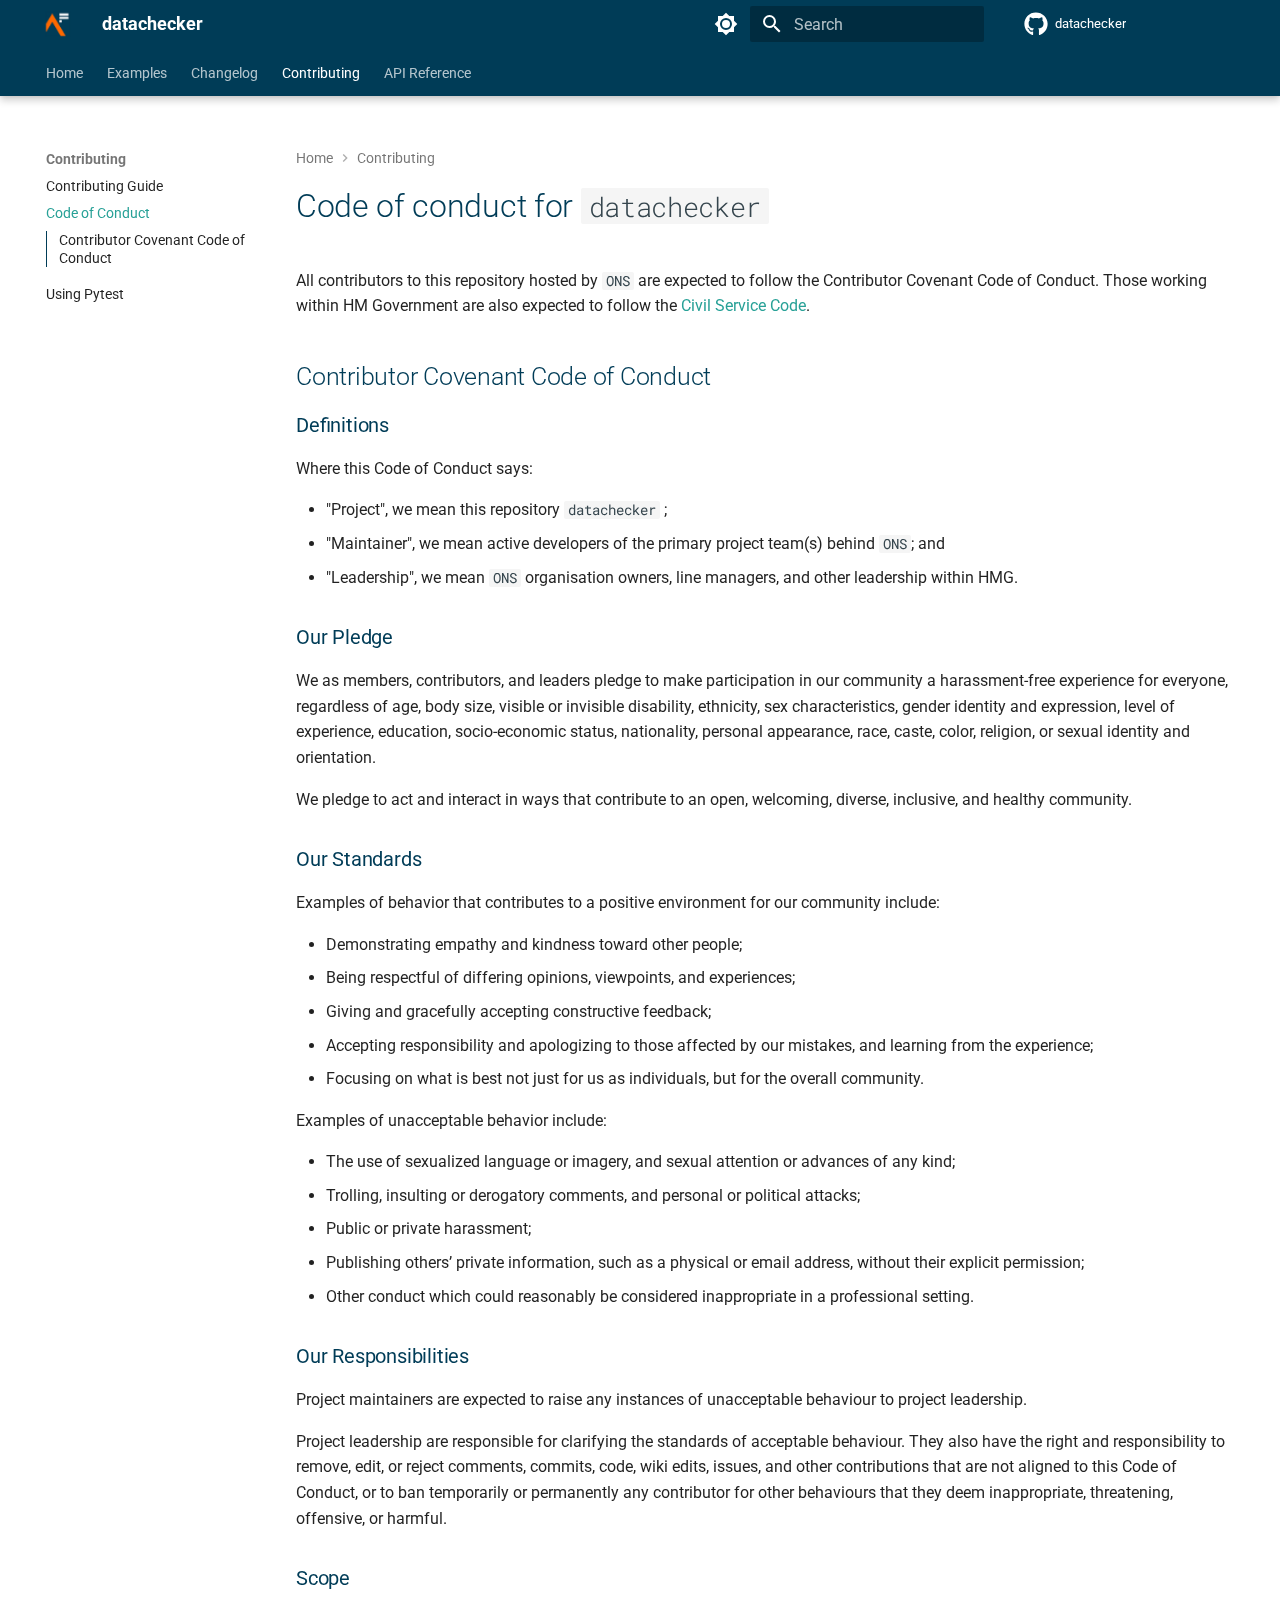
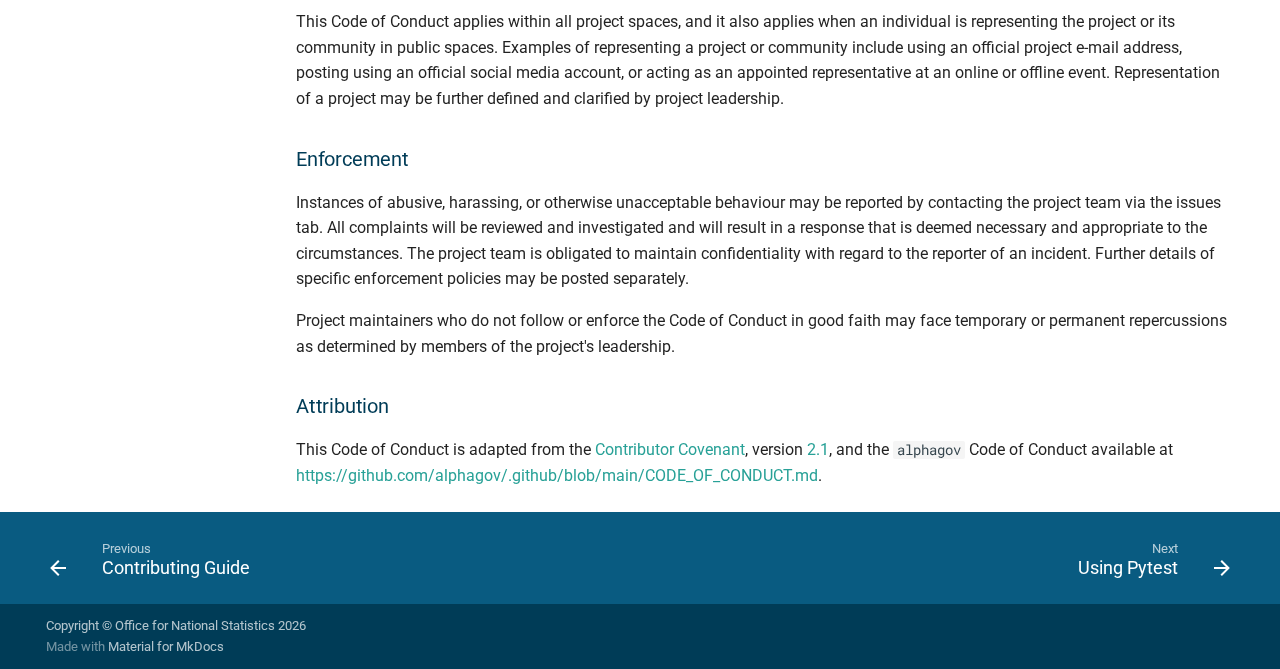
<file: contributor_guide/CODE_OF_CONDUCT/index.html>
<!doctype html>
<html lang="en" class="no-js">
  <head>
    
      <meta charset="utf-8">
      <meta name="viewport" content="width=device-width,initial-scale=1">
      
        <meta name="description" content="A Python package for validating datasets against predefined checks.">
      
      
      
      
        <link rel="prev" href="../CONTRIBUTING/">
      
      
        <link rel="next" href="../using_pytest/">
      
      
        
      
      
      <link rel="icon" href="../../assets/images/favicon.png">
      <meta name="generator" content="mkdocs-1.6.1, mkdocs-material-9.7.4">
    
    
      
        <title>Code of Conduct - datachecker</title>
      
    
    
      <link rel="stylesheet" href="../../assets/stylesheets/main.484c7ddc.min.css">
      
        
        <link rel="stylesheet" href="../../assets/stylesheets/palette.ab4e12ef.min.css">
      
      
  
  
    
      
      
    
  
    
      
      
    
  
    
      
      
    
  
    
      
      
    
  
    
      
      
    
  
    
      
      
    
  
    
      
      
    
  
    
      
      
    
  
    
      
      
    
  
    
      
      
    
  
    
      
      
    
  
    
      
      
    
  
  
  <style>:root{--md-admonition-icon--note:url('data:image/svg+xml;charset=utf-8,%3Csvg%20xmlns%3D%22http%3A//www.w3.org/2000/svg%22%20viewBox%3D%220%200%2016%2016%22%3E%3Cpath%20d%3D%22M1%207.775V2.75C1%201.784%201.784%201%202.75%201h5.025c.464%200%20.91.184%201.238.513l6.25%206.25a1.75%201.75%200%200%201%200%202.474l-5.026%205.026a1.75%201.75%200%200%201-2.474%200l-6.25-6.25A1.75%201.75%200%200%201%201%207.775m1.5%200c0%20.066.026.13.073.177l6.25%206.25a.25.25%200%200%200%20.354%200l5.025-5.025a.25.25%200%200%200%200-.354l-6.25-6.25a.25.25%200%200%200-.177-.073H2.75a.25.25%200%200%200-.25.25ZM6%205a1%201%200%201%201%200%202%201%201%200%200%201%200-2%22/%3E%3C/svg%3E');--md-admonition-icon--abstract:url('data:image/svg+xml;charset=utf-8,%3Csvg%20xmlns%3D%22http%3A//www.w3.org/2000/svg%22%20viewBox%3D%220%200%2016%2016%22%3E%3Cpath%20d%3D%22M2.5%201.75v11.5c0%20.138.112.25.25.25h3.17a.75.75%200%200%201%200%201.5H2.75A1.75%201.75%200%200%201%201%2013.25V1.75C1%20.784%201.784%200%202.75%200h8.5C12.216%200%2013%20.784%2013%201.75v7.736a.75.75%200%200%201-1.5%200V1.75a.25.25%200%200%200-.25-.25h-8.5a.25.25%200%200%200-.25.25m13.274%209.537zl-4.557%204.45a.75.75%200%200%201-1.055-.008l-1.943-1.95a.75.75%200%200%201%201.062-1.058l1.419%201.425%204.026-3.932a.75.75%200%201%201%201.048%201.074M4.75%204h4.5a.75.75%200%200%201%200%201.5h-4.5a.75.75%200%200%201%200-1.5M4%207.75A.75.75%200%200%201%204.75%207h2a.75.75%200%200%201%200%201.5h-2A.75.75%200%200%201%204%207.75%22/%3E%3C/svg%3E');--md-admonition-icon--info:url('data:image/svg+xml;charset=utf-8,%3Csvg%20xmlns%3D%22http%3A//www.w3.org/2000/svg%22%20viewBox%3D%220%200%2016%2016%22%3E%3Cpath%20d%3D%22M0%208a8%208%200%201%201%2016%200A8%208%200%200%201%200%208m8-6.5a6.5%206.5%200%201%200%200%2013%206.5%206.5%200%200%200%200-13M6.5%207.75A.75.75%200%200%201%207.25%207h1a.75.75%200%200%201%20.75.75v2.75h.25a.75.75%200%200%201%200%201.5h-2a.75.75%200%200%201%200-1.5h.25v-2h-.25a.75.75%200%200%201-.75-.75M8%206a1%201%200%201%201%200-2%201%201%200%200%201%200%202%22/%3E%3C/svg%3E');--md-admonition-icon--tip:url('data:image/svg+xml;charset=utf-8,%3Csvg%20xmlns%3D%22http%3A//www.w3.org/2000/svg%22%20viewBox%3D%220%200%2016%2016%22%3E%3Cpath%20d%3D%22M3.499.75a.75.75%200%200%201%201.5%200v.996C5.9%202.903%206.793%203.65%207.662%204.376l.24.202c-.036-.694.055-1.422.426-2.163C9.1.873%2010.794-.045%2012.622.26%2014.408.558%2016%201.94%2016%204.25c0%201.278-.954%202.575-2.44%202.734l.146.508.065.22c.203.701.412%201.455.476%202.226.142%201.707-.4%203.03-1.487%203.898C11.714%2014.671%2010.27%2015%208.75%2015h-6a.75.75%200%200%201%200-1.5h1.376a4.5%204.5%200%200%201-.563-1.191%203.84%203.84%200%200%201-.05-2.063%204.65%204.65%200%200%201-2.025-.293.75.75%200%200%201%20.525-1.406c1.357.507%202.376-.006%202.698-.318l.009-.01a.747.747%200%200%201%201.06%200%20.75.75%200%200%201-.012%201.074c-.912.92-.992%201.835-.768%202.586.221.74.745%201.337%201.196%201.621H8.75c1.343%200%202.398-.296%203.074-.836.635-.507%201.036-1.31.928-2.602-.05-.603-.216-1.224-.422-1.93l-.064-.221c-.12-.407-.246-.84-.353-1.29a2.4%202.4%200%200%201-.507-.441%203.1%203.1%200%200%201-.633-1.248.75.75%200%200%201%201.455-.364c.046.185.144.436.31.627.146.168.353.305.712.305.738%200%201.25-.615%201.25-1.25%200-1.47-.95-2.315-2.123-2.51-1.172-.196-2.227.387-2.706%201.345-.46.92-.27%201.774.019%203.062l.042.19.01.05c.348.443.666.949.94%201.553a.75.75%200%201%201-1.365.62c-.553-1.217-1.32-1.94-2.3-2.768L6.7%205.527c-.814-.68-1.75-1.462-2.692-2.619a3.7%203.7%200%200%200-1.023.88c-.406.495-.663%201.036-.722%201.508.116.122.306.21.591.239.388.038.797-.06%201.032-.19a.75.75%200%200%201%20.728%201.31c-.515.287-1.23.439-1.906.373-.682-.067-1.473-.38-1.879-1.193L.75%205.677V5.5c0-.984.48-1.94%201.077-2.664.46-.559%201.05-1.055%201.673-1.353z%22/%3E%3C/svg%3E');--md-admonition-icon--success:url('data:image/svg+xml;charset=utf-8,%3Csvg%20xmlns%3D%22http%3A//www.w3.org/2000/svg%22%20viewBox%3D%220%200%2016%2016%22%3E%3Cpath%20d%3D%22M13.78%204.22a.75.75%200%200%201%200%201.06l-7.25%207.25a.75.75%200%200%201-1.06%200L2.22%209.28a.75.75%200%200%201%20.018-1.042.75.75%200%200%201%201.042-.018L6%2010.94l6.72-6.72a.75.75%200%200%201%201.06%200%22/%3E%3C/svg%3E');--md-admonition-icon--question:url('data:image/svg+xml;charset=utf-8,%3Csvg%20xmlns%3D%22http%3A//www.w3.org/2000/svg%22%20viewBox%3D%220%200%2016%2016%22%3E%3Cpath%20d%3D%22M0%208a8%208%200%201%201%2016%200A8%208%200%200%201%200%208m8-6.5a6.5%206.5%200%201%200%200%2013%206.5%206.5%200%200%200%200-13M6.92%206.085h.001a.749.749%200%201%201-1.342-.67c.169-.339.436-.701.849-.977C6.845%204.16%207.369%204%208%204a2.76%202.76%200%200%201%201.637.525c.503.377.863.965.863%201.725%200%20.448-.115.83-.329%201.15-.205.307-.47.513-.692.662-.109.072-.22.138-.313.195l-.006.004a6%206%200%200%200-.26.16%201%201%200%200%200-.276.245.75.75%200%200%201-1.248-.832c.184-.264.42-.489.692-.661q.154-.1.313-.195l.007-.004c.1-.061.182-.11.258-.161a1%201%200%200%200%20.277-.245C8.96%206.514%209%206.427%209%206.25a.61.61%200%200%200-.262-.525A1.27%201.27%200%200%200%208%205.5c-.369%200-.595.09-.74.187a1%201%200%200%200-.34.398M9%2011a1%201%200%201%201-2%200%201%201%200%200%201%202%200%22/%3E%3C/svg%3E');--md-admonition-icon--warning:url('data:image/svg+xml;charset=utf-8,%3Csvg%20xmlns%3D%22http%3A//www.w3.org/2000/svg%22%20viewBox%3D%220%200%2016%2016%22%3E%3Cpath%20d%3D%22M6.457%201.047c.659-1.234%202.427-1.234%203.086%200l6.082%2011.378A1.75%201.75%200%200%201%2014.082%2015H1.918a1.75%201.75%200%200%201-1.543-2.575Zm1.763.707a.25.25%200%200%200-.44%200L1.698%2013.132a.25.25%200%200%200%20.22.368h12.164a.25.25%200%200%200%20.22-.368Zm.53%203.996v2.5a.75.75%200%200%201-1.5%200v-2.5a.75.75%200%200%201%201.5%200M9%2011a1%201%200%201%201-2%200%201%201%200%200%201%202%200%22/%3E%3C/svg%3E');--md-admonition-icon--failure:url('data:image/svg+xml;charset=utf-8,%3Csvg%20xmlns%3D%22http%3A//www.w3.org/2000/svg%22%20viewBox%3D%220%200%2016%2016%22%3E%3Cpath%20d%3D%22M2.344%202.343za8%208%200%200%201%2011.314%2011.314A8.002%208.002%200%200%201%20.234%2010.089a8%208%200%200%201%202.11-7.746m1.06%2010.253a6.5%206.5%200%201%200%209.108-9.275%206.5%206.5%200%200%200-9.108%209.275M6.03%204.97%208%206.94l1.97-1.97a.749.749%200%200%201%201.275.326.75.75%200%200%201-.215.734L9.06%208l1.97%201.97a.749.749%200%200%201-.326%201.275.75.75%200%200%201-.734-.215L8%209.06l-1.97%201.97a.749.749%200%200%201-1.275-.326.75.75%200%200%201%20.215-.734L6.94%208%204.97%206.03a.75.75%200%200%201%20.018-1.042.75.75%200%200%201%201.042-.018%22/%3E%3C/svg%3E');--md-admonition-icon--danger:url('data:image/svg+xml;charset=utf-8,%3Csvg%20xmlns%3D%22http%3A//www.w3.org/2000/svg%22%20viewBox%3D%220%200%2016%2016%22%3E%3Cpath%20d%3D%22M9.504.43a1.516%201.516%200%200%201%202.437%201.713L10.415%205.5h2.123c1.57%200%202.346%201.909%201.22%203.004l-7.34%207.142a1.25%201.25%200%200%201-.871.354h-.302a1.25%201.25%200%200%201-1.157-1.723L5.633%2010.5H3.462c-1.57%200-2.346-1.909-1.22-3.004zm1.047%201.074L3.286%208.571A.25.25%200%200%200%203.462%209H6.75a.75.75%200%200%201%20.694%201.034l-1.713%204.188%206.982-6.793A.25.25%200%200%200%2012.538%207H9.25a.75.75%200%200%201-.683-1.06l2.008-4.418.003-.006-.004-.009-.006-.006-.008-.001q-.005%200-.009.004%22/%3E%3C/svg%3E');--md-admonition-icon--bug:url('data:image/svg+xml;charset=utf-8,%3Csvg%20xmlns%3D%22http%3A//www.w3.org/2000/svg%22%20viewBox%3D%220%200%2016%2016%22%3E%3Cpath%20d%3D%22M4.72.22a.75.75%200%200%201%201.06%200l1%20.999a3.5%203.5%200%200%201%202.441%200l.999-1a.748.748%200%200%201%201.265.332.75.75%200%200%201-.205.729l-.775.776c.616.63.995%201.493.995%202.444v.327q0%20.15-.025.292c.408.14.764.392%201.029.722l1.968-.787a.75.75%200%200%201%20.556%201.392L13%207.258V9h2.25a.75.75%200%200%201%200%201.5H13v.5q-.002.615-.141%201.186l2.17.868a.75.75%200%200%201-.557%201.392l-2.184-.873A5%205%200%200%201%208%2016a5%205%200%200%201-4.288-2.427l-2.183.873a.75.75%200%200%201-.558-1.392l2.17-.868A5%205%200%200%201%203%2011v-.5H.75a.75.75%200%200%201%200-1.5H3V7.258L.971%206.446a.75.75%200%200%201%20.558-1.392l1.967.787c.265-.33.62-.583%201.03-.722a1.7%201.7%200%200%201-.026-.292V4.5c0-.951.38-1.814.995-2.444L4.72%201.28a.75.75%200%200%201%200-1.06m.53%206.28a.75.75%200%200%200-.75.75V11a3.5%203.5%200%201%200%207%200V7.25a.75.75%200%200%200-.75-.75ZM6.173%205h3.654A.17.17%200%200%200%2010%204.827V4.5a2%202%200%201%200-4%200v.327c0%20.096.077.173.173.173%22/%3E%3C/svg%3E');--md-admonition-icon--example:url('data:image/svg+xml;charset=utf-8,%3Csvg%20xmlns%3D%22http%3A//www.w3.org/2000/svg%22%20viewBox%3D%220%200%2016%2016%22%3E%3Cpath%20d%3D%22M5%205.782V2.5h-.25a.75.75%200%200%201%200-1.5h6.5a.75.75%200%200%201%200%201.5H11v3.282l3.666%205.76C15.619%2013.04%2014.543%2015%2012.767%2015H3.233c-1.776%200-2.852-1.96-1.899-3.458Zm-2.4%206.565a.75.75%200%200%200%20.633%201.153h9.534a.75.75%200%200%200%20.633-1.153L12.225%2010.5h-8.45ZM9.5%202.5h-3V6c0%20.143-.04.283-.117.403L4.73%209h6.54L9.617%206.403A.75.75%200%200%201%209.5%206Z%22/%3E%3C/svg%3E');--md-admonition-icon--quote:url('data:image/svg+xml;charset=utf-8,%3Csvg%20xmlns%3D%22http%3A//www.w3.org/2000/svg%22%20viewBox%3D%220%200%2016%2016%22%3E%3Cpath%20d%3D%22M1.75%202.5h10.5a.75.75%200%200%201%200%201.5H1.75a.75.75%200%200%201%200-1.5m4%205h8.5a.75.75%200%200%201%200%201.5h-8.5a.75.75%200%200%201%200-1.5m0%205h8.5a.75.75%200%200%201%200%201.5h-8.5a.75.75%200%200%201%200-1.5M2.5%207.75v6a.75.75%200%200%201-1.5%200v-6a.75.75%200%200%201%201.5%200%22/%3E%3C/svg%3E');}</style>



    
    
      
    
    
      
        
        
        <link rel="preconnect" href="https://fonts.gstatic.com" crossorigin>
        <link rel="stylesheet" href="https://fonts.googleapis.com/css?family=Roboto:300,300i,400,400i,700,700i%7CRoboto+Mono:400,400i,700,700i&display=fallback">
        <style>:root{--md-text-font:"Roboto";--md-code-font:"Roboto Mono"}</style>
      
    
    
      <link rel="stylesheet" href="../../assets/_mkdocstrings.css">
    
      <link rel="stylesheet" href="../../assets/mkdocs_custom.css">
    
    <script>__md_scope=new URL("../..",location),__md_hash=e=>[...e].reduce(((e,_)=>(e<<5)-e+_.charCodeAt(0)),0),__md_get=(e,_=localStorage,t=__md_scope)=>JSON.parse(_.getItem(t.pathname+"."+e)),__md_set=(e,_,t=localStorage,a=__md_scope)=>{try{t.setItem(a.pathname+"."+e,JSON.stringify(_))}catch(e){}}</script>
    
      

    
    
  </head>
  
  
    
    
      
    
    
    
    
    <body dir="ltr" data-md-color-scheme="default" data-md-color-primary="custom" data-md-color-accent="custom">
  
    
    <input class="md-toggle" data-md-toggle="drawer" type="checkbox" id="__drawer" autocomplete="off">
    <input class="md-toggle" data-md-toggle="search" type="checkbox" id="__search" autocomplete="off">
    <label class="md-overlay" for="__drawer"></label>
    <div data-md-component="skip">
      
        
        <a href="#code-of-conduct-for-datachecker" class="md-skip">
          Skip to content
        </a>
      
    </div>
    <div data-md-component="announce">
      
    </div>
    
    
      

  

<header class="md-header md-header--shadow md-header--lifted" data-md-component="header">
  <nav class="md-header__inner md-grid" aria-label="Header">
    <a href="../.." title="datachecker" class="md-header__button md-logo" aria-label="datachecker" data-md-component="logo">
      
  <img src="../../images/af.png" alt="logo">

    </a>
    <label class="md-header__button md-icon" for="__drawer">
      
      <svg xmlns="http://www.w3.org/2000/svg" viewBox="0 0 24 24"><path d="M3 6h18v2H3zm0 5h18v2H3zm0 5h18v2H3z"/></svg>
    </label>
    <div class="md-header__title" data-md-component="header-title">
      <div class="md-header__ellipsis">
        <div class="md-header__topic">
          <span class="md-ellipsis">
            datachecker
          </span>
        </div>
        <div class="md-header__topic" data-md-component="header-topic">
          <span class="md-ellipsis">
            
              Code of Conduct
            
          </span>
        </div>
      </div>
    </div>
    
      
        <form class="md-header__option" data-md-component="palette">
  
    
    
    
    <input class="md-option" data-md-color-media="(prefers-color-scheme: light)" data-md-color-scheme="default" data-md-color-primary="custom" data-md-color-accent="custom"  aria-label="Switch to dark mode"  type="radio" name="__palette" id="__palette_0">
    
      <label class="md-header__button md-icon" title="Switch to dark mode" for="__palette_1" hidden>
        <svg xmlns="http://www.w3.org/2000/svg" viewBox="0 0 24 24"><path d="M12 8a4 4 0 0 0-4 4 4 4 0 0 0 4 4 4 4 0 0 0 4-4 4 4 0 0 0-4-4m0 10a6 6 0 0 1-6-6 6 6 0 0 1 6-6 6 6 0 0 1 6 6 6 6 0 0 1-6 6m8-9.31V4h-4.69L12 .69 8.69 4H4v4.69L.69 12 4 15.31V20h4.69L12 23.31 15.31 20H20v-4.69L23.31 12z"/></svg>
      </label>
    
  
    
    
    
    <input class="md-option" data-md-color-media="(prefers-color-scheme: dark)" data-md-color-scheme="slate" data-md-color-primary="custom" data-md-color-accent="red"  aria-label="Switch to light mode"  type="radio" name="__palette" id="__palette_1">
    
      <label class="md-header__button md-icon" title="Switch to light mode" for="__palette_0" hidden>
        <svg xmlns="http://www.w3.org/2000/svg" viewBox="0 0 24 24"><path d="M12 18c-.89 0-1.74-.2-2.5-.55C11.56 16.5 13 14.42 13 12s-1.44-4.5-3.5-5.45C10.26 6.2 11.11 6 12 6a6 6 0 0 1 6 6 6 6 0 0 1-6 6m8-9.31V4h-4.69L12 .69 8.69 4H4v4.69L.69 12 4 15.31V20h4.69L12 23.31 15.31 20H20v-4.69L23.31 12z"/></svg>
      </label>
    
  
</form>
      
    
    
      <script>var palette=__md_get("__palette");if(palette&&palette.color){if("(prefers-color-scheme)"===palette.color.media){var media=matchMedia("(prefers-color-scheme: light)"),input=document.querySelector(media.matches?"[data-md-color-media='(prefers-color-scheme: light)']":"[data-md-color-media='(prefers-color-scheme: dark)']");palette.color.media=input.getAttribute("data-md-color-media"),palette.color.scheme=input.getAttribute("data-md-color-scheme"),palette.color.primary=input.getAttribute("data-md-color-primary"),palette.color.accent=input.getAttribute("data-md-color-accent")}for(var[key,value]of Object.entries(palette.color))document.body.setAttribute("data-md-color-"+key,value)}</script>
    
    
    
      
      
        <label class="md-header__button md-icon" for="__search">
          
          <svg xmlns="http://www.w3.org/2000/svg" viewBox="0 0 24 24"><path d="M9.5 3A6.5 6.5 0 0 1 16 9.5c0 1.61-.59 3.09-1.56 4.23l.27.27h.79l5 5-1.5 1.5-5-5v-.79l-.27-.27A6.52 6.52 0 0 1 9.5 16 6.5 6.5 0 0 1 3 9.5 6.5 6.5 0 0 1 9.5 3m0 2C7 5 5 7 5 9.5S7 14 9.5 14 14 12 14 9.5 12 5 9.5 5"/></svg>
        </label>
        <div class="md-search" data-md-component="search" role="dialog">
  <label class="md-search__overlay" for="__search"></label>
  <div class="md-search__inner" role="search">
    <form class="md-search__form" name="search">
      <input type="text" class="md-search__input" name="query" aria-label="Search" placeholder="Search" autocapitalize="off" autocorrect="off" autocomplete="off" spellcheck="false" data-md-component="search-query" required>
      <label class="md-search__icon md-icon" for="__search">
        
        <svg xmlns="http://www.w3.org/2000/svg" viewBox="0 0 24 24"><path d="M9.5 3A6.5 6.5 0 0 1 16 9.5c0 1.61-.59 3.09-1.56 4.23l.27.27h.79l5 5-1.5 1.5-5-5v-.79l-.27-.27A6.52 6.52 0 0 1 9.5 16 6.5 6.5 0 0 1 3 9.5 6.5 6.5 0 0 1 9.5 3m0 2C7 5 5 7 5 9.5S7 14 9.5 14 14 12 14 9.5 12 5 9.5 5"/></svg>
        
        <svg xmlns="http://www.w3.org/2000/svg" viewBox="0 0 24 24"><path d="M20 11v2H8l5.5 5.5-1.42 1.42L4.16 12l7.92-7.92L13.5 5.5 8 11z"/></svg>
      </label>
      <nav class="md-search__options" aria-label="Search">
        
        <button type="reset" class="md-search__icon md-icon" title="Clear" aria-label="Clear" tabindex="-1">
          
          <svg xmlns="http://www.w3.org/2000/svg" viewBox="0 0 24 24"><path d="M19 6.41 17.59 5 12 10.59 6.41 5 5 6.41 10.59 12 5 17.59 6.41 19 12 13.41 17.59 19 19 17.59 13.41 12z"/></svg>
        </button>
      </nav>
      
        <div class="md-search__suggest" data-md-component="search-suggest"></div>
      
    </form>
    <div class="md-search__output">
      <div class="md-search__scrollwrap" tabindex="0" data-md-scrollfix>
        <div class="md-search-result" data-md-component="search-result">
          <div class="md-search-result__meta">
            Initializing search
          </div>
          <ol class="md-search-result__list" role="presentation"></ol>
        </div>
      </div>
    </div>
  </div>
</div>
      
    
    
      <div class="md-header__source">
        <a href="https://github.com/ONSdigital/datachecker" title="Go to repository" class="md-source" data-md-component="source">
  <div class="md-source__icon md-icon">
    
    <svg xmlns="http://www.w3.org/2000/svg" viewBox="0 0 512 512"><!--! Font Awesome Free 7.1.0 by @fontawesome - https://fontawesome.com License - https://fontawesome.com/license/free (Icons: CC BY 4.0, Fonts: SIL OFL 1.1, Code: MIT License) Copyright 2025 Fonticons, Inc.--><path d="M173.9 397.4c0 2-2.3 3.6-5.2 3.6-3.3.3-5.6-1.3-5.6-3.6 0-2 2.3-3.6 5.2-3.6 3-.3 5.6 1.3 5.6 3.6m-31.1-4.5c-.7 2 1.3 4.3 4.3 4.9 2.6 1 5.6 0 6.2-2s-1.3-4.3-4.3-5.2c-2.6-.7-5.5.3-6.2 2.3m44.2-1.7c-2.9.7-4.9 2.6-4.6 4.9.3 2 2.9 3.3 5.9 2.6 2.9-.7 4.9-2.6 4.6-4.6-.3-1.9-3-3.2-5.9-2.9M252.8 8C114.1 8 8 113.3 8 252c0 110.9 69.8 205.8 169.5 239.2 12.8 2.3 17.3-5.6 17.3-12.1 0-6.2-.3-40.4-.3-61.4 0 0-70 15-84.7-29.8 0 0-11.4-29.1-27.8-36.6 0 0-22.9-15.7 1.6-15.4 0 0 24.9 2 38.6 25.8 21.9 38.6 58.6 27.5 72.9 20.9 2.3-16 8.8-27.1 16-33.7-55.9-6.2-112.3-14.3-112.3-110.5 0-27.5 7.6-41.3 23.6-58.9-2.6-6.5-11.1-33.3 2.6-67.9 20.9-6.5 69 27 69 27 20-5.6 41.5-8.5 62.8-8.5s42.8 2.9 62.8 8.5c0 0 48.1-33.6 69-27 13.7 34.7 5.2 61.4 2.6 67.9 16 17.7 25.8 31.5 25.8 58.9 0 96.5-58.9 104.2-114.8 110.5 9.2 7.9 17 22.9 17 46.4 0 33.7-.3 75.4-.3 83.6 0 6.5 4.6 14.4 17.3 12.1C436.2 457.8 504 362.9 504 252 504 113.3 391.5 8 252.8 8M105.2 352.9c-1.3 1-1 3.3.7 5.2 1.6 1.6 3.9 2.3 5.2 1 1.3-1 1-3.3-.7-5.2-1.6-1.6-3.9-2.3-5.2-1m-10.8-8.1c-.7 1.3.3 2.9 2.3 3.9 1.6 1 3.6.7 4.3-.7.7-1.3-.3-2.9-2.3-3.9-2-.6-3.6-.3-4.3.7m32.4 35.6c-1.6 1.3-1 4.3 1.3 6.2 2.3 2.3 5.2 2.6 6.5 1 1.3-1.3.7-4.3-1.3-6.2-2.2-2.3-5.2-2.6-6.5-1m-11.4-14.7c-1.6 1-1.6 3.6 0 5.9s4.3 3.3 5.6 2.3c1.6-1.3 1.6-3.9 0-6.2-1.4-2.3-4-3.3-5.6-2"/></svg>
  </div>
  <div class="md-source__repository">
    datachecker
  </div>
</a>
      </div>
    
  </nav>
  
    
      
<nav class="md-tabs" aria-label="Tabs" data-md-component="tabs">
  <div class="md-grid">
    <ul class="md-tabs__list">
      
        
  
  
  
  
    <li class="md-tabs__item">
      <a href="../.." class="md-tabs__link">
        
  
  
    
  
  Home

      </a>
    </li>
  

      
        
  
  
  
  
    <li class="md-tabs__item">
      <a href="../../user_guide/examples/" class="md-tabs__link">
        
  
  
    
  
  Examples

      </a>
    </li>
  

      
        
  
  
  
  
    <li class="md-tabs__item">
      <a href="../../changelog/" class="md-tabs__link">
        
  
  
    
  
  Changelog

      </a>
    </li>
  

      
        
  
  
  
    
  
  
    
    
      <li class="md-tabs__item md-tabs__item--active">
        <a href="../CONTRIBUTING/" class="md-tabs__link">
          
  
  
  Contributing

        </a>
      </li>
    
  

      
        
  
  
  
  
    
    
      <li class="md-tabs__item">
        <a href="../../api_reference/main/" class="md-tabs__link">
          
  
  
  API Reference

        </a>
      </li>
    
  

      
    </ul>
  </div>
</nav>
    
  
</header>
    
    <div class="md-container" data-md-component="container">
      
      
        
      
      <main class="md-main" data-md-component="main">
        <div class="md-main__inner md-grid">
          
            
              
              <div class="md-sidebar md-sidebar--primary" data-md-component="sidebar" data-md-type="navigation" >
                <div class="md-sidebar__scrollwrap">
                  <div class="md-sidebar__inner">
                    


  


  

<nav class="md-nav md-nav--primary md-nav--lifted md-nav--integrated" aria-label="Navigation" data-md-level="0">
  <label class="md-nav__title" for="__drawer">
    <a href="../.." title="datachecker" class="md-nav__button md-logo" aria-label="datachecker" data-md-component="logo">
      
  <img src="../../images/af.png" alt="logo">

    </a>
    datachecker
  </label>
  
    <div class="md-nav__source">
      <a href="https://github.com/ONSdigital/datachecker" title="Go to repository" class="md-source" data-md-component="source">
  <div class="md-source__icon md-icon">
    
    <svg xmlns="http://www.w3.org/2000/svg" viewBox="0 0 512 512"><!--! Font Awesome Free 7.1.0 by @fontawesome - https://fontawesome.com License - https://fontawesome.com/license/free (Icons: CC BY 4.0, Fonts: SIL OFL 1.1, Code: MIT License) Copyright 2025 Fonticons, Inc.--><path d="M173.9 397.4c0 2-2.3 3.6-5.2 3.6-3.3.3-5.6-1.3-5.6-3.6 0-2 2.3-3.6 5.2-3.6 3-.3 5.6 1.3 5.6 3.6m-31.1-4.5c-.7 2 1.3 4.3 4.3 4.9 2.6 1 5.6 0 6.2-2s-1.3-4.3-4.3-5.2c-2.6-.7-5.5.3-6.2 2.3m44.2-1.7c-2.9.7-4.9 2.6-4.6 4.9.3 2 2.9 3.3 5.9 2.6 2.9-.7 4.9-2.6 4.6-4.6-.3-1.9-3-3.2-5.9-2.9M252.8 8C114.1 8 8 113.3 8 252c0 110.9 69.8 205.8 169.5 239.2 12.8 2.3 17.3-5.6 17.3-12.1 0-6.2-.3-40.4-.3-61.4 0 0-70 15-84.7-29.8 0 0-11.4-29.1-27.8-36.6 0 0-22.9-15.7 1.6-15.4 0 0 24.9 2 38.6 25.8 21.9 38.6 58.6 27.5 72.9 20.9 2.3-16 8.8-27.1 16-33.7-55.9-6.2-112.3-14.3-112.3-110.5 0-27.5 7.6-41.3 23.6-58.9-2.6-6.5-11.1-33.3 2.6-67.9 20.9-6.5 69 27 69 27 20-5.6 41.5-8.5 62.8-8.5s42.8 2.9 62.8 8.5c0 0 48.1-33.6 69-27 13.7 34.7 5.2 61.4 2.6 67.9 16 17.7 25.8 31.5 25.8 58.9 0 96.5-58.9 104.2-114.8 110.5 9.2 7.9 17 22.9 17 46.4 0 33.7-.3 75.4-.3 83.6 0 6.5 4.6 14.4 17.3 12.1C436.2 457.8 504 362.9 504 252 504 113.3 391.5 8 252.8 8M105.2 352.9c-1.3 1-1 3.3.7 5.2 1.6 1.6 3.9 2.3 5.2 1 1.3-1 1-3.3-.7-5.2-1.6-1.6-3.9-2.3-5.2-1m-10.8-8.1c-.7 1.3.3 2.9 2.3 3.9 1.6 1 3.6.7 4.3-.7.7-1.3-.3-2.9-2.3-3.9-2-.6-3.6-.3-4.3.7m32.4 35.6c-1.6 1.3-1 4.3 1.3 6.2 2.3 2.3 5.2 2.6 6.5 1 1.3-1.3.7-4.3-1.3-6.2-2.2-2.3-5.2-2.6-6.5-1m-11.4-14.7c-1.6 1-1.6 3.6 0 5.9s4.3 3.3 5.6 2.3c1.6-1.3 1.6-3.9 0-6.2-1.4-2.3-4-3.3-5.6-2"/></svg>
  </div>
  <div class="md-source__repository">
    datachecker
  </div>
</a>
    </div>
  
  <ul class="md-nav__list" data-md-scrollfix>
    
      
      
  
  
  
  
    <li class="md-nav__item">
      <a href="../.." class="md-nav__link">
        
  
  
  <span class="md-ellipsis">
    
  
    Home
  

    
  </span>
  
  

      </a>
    </li>
  

    
      
      
  
  
  
  
    <li class="md-nav__item">
      <a href="../../user_guide/examples/" class="md-nav__link">
        
  
  
  <span class="md-ellipsis">
    
  
    Examples
  

    
  </span>
  
  

      </a>
    </li>
  

    
      
      
  
  
  
  
    <li class="md-nav__item">
      <a href="../../changelog/" class="md-nav__link">
        
  
  
  <span class="md-ellipsis">
    
  
    Changelog
  

    
  </span>
  
  

      </a>
    </li>
  

    
      
      
  
  
    
  
  
  
    
    
    
    
      
        
        
      
      
        
      
    
    
    <li class="md-nav__item md-nav__item--active md-nav__item--section md-nav__item--nested">
      
        
        
        <input class="md-nav__toggle md-toggle " type="checkbox" id="__nav_4" checked>
        
          
          <label class="md-nav__link" for="__nav_4" id="__nav_4_label" tabindex="">
            
  
  
  <span class="md-ellipsis">
    
  
    Contributing
  

    
  </span>
  
  

            <span class="md-nav__icon md-icon"></span>
          </label>
        
        <nav class="md-nav" data-md-level="1" aria-labelledby="__nav_4_label" aria-expanded="true">
          <label class="md-nav__title" for="__nav_4">
            <span class="md-nav__icon md-icon"></span>
            
  
    Contributing
  

          </label>
          <ul class="md-nav__list" data-md-scrollfix>
            
              
                
  
  
  
  
    <li class="md-nav__item">
      <a href="../CONTRIBUTING/" class="md-nav__link">
        
  
  
  <span class="md-ellipsis">
    
  
    Contributing Guide
  

    
  </span>
  
  

      </a>
    </li>
  

              
            
              
                
  
  
    
  
  
  
    <li class="md-nav__item md-nav__item--active">
      
      <input class="md-nav__toggle md-toggle" type="checkbox" id="__toc">
      
      
        
      
      
        <label class="md-nav__link md-nav__link--active" for="__toc">
          
  
  
  <span class="md-ellipsis">
    
  
    Code of Conduct
  

    
  </span>
  
  

          <span class="md-nav__icon md-icon"></span>
        </label>
      
      <a href="./" class="md-nav__link md-nav__link--active">
        
  
  
  <span class="md-ellipsis">
    
  
    Code of Conduct
  

    
  </span>
  
  

      </a>
      
        

<nav class="md-nav md-nav--secondary" aria-label="Table of contents">
  
  
  
    
  
  
    <label class="md-nav__title" for="__toc">
      <span class="md-nav__icon md-icon"></span>
      Table of contents
    </label>
    <ul class="md-nav__list" data-md-component="toc" data-md-scrollfix>
      
        <li class="md-nav__item">
  <a href="#contributor-covenant-code-of-conduct" class="md-nav__link">
    <span class="md-ellipsis">
      
        Contributor Covenant Code of Conduct
      
    </span>
  </a>
  
</li>
      
    </ul>
  
</nav>
      
    </li>
  

              
            
              
                
  
  
  
  
    <li class="md-nav__item">
      <a href="../using_pytest/" class="md-nav__link">
        
  
  
  <span class="md-ellipsis">
    
  
    Using Pytest
  

    
  </span>
  
  

      </a>
    </li>
  

              
            
          </ul>
        </nav>
      
    </li>
  

    
      
      
  
  
  
  
    
    
    
    
      
      
        
      
    
    
    <li class="md-nav__item md-nav__item--nested">
      
        
        
          
        
        <input class="md-nav__toggle md-toggle md-toggle--indeterminate" type="checkbox" id="__nav_5" >
        
          
          <label class="md-nav__link" for="__nav_5" id="__nav_5_label" tabindex="0">
            
  
  
  <span class="md-ellipsis">
    
  
    API Reference
  

    
  </span>
  
  

            <span class="md-nav__icon md-icon"></span>
          </label>
        
        <nav class="md-nav" data-md-level="1" aria-labelledby="__nav_5_label" aria-expanded="false">
          <label class="md-nav__title" for="__nav_5">
            <span class="md-nav__icon md-icon"></span>
            
  
    API Reference
  

          </label>
          <ul class="md-nav__list" data-md-scrollfix>
            
              
                
  
  
  
  
    <li class="md-nav__item">
      <a href="../../api_reference/main/" class="md-nav__link">
        
  
  
  <span class="md-ellipsis">
    
  
    main
  

    
  </span>
  
  

      </a>
    </li>
  

              
            
              
                
  
  
  
  
    <li class="md-nav__item">
      <a href="../../api_reference/checks/" class="md-nav__link">
        
  
  
  <span class="md-ellipsis">
    
  
    checks
  

    
  </span>
  
  

      </a>
    </li>
  

              
            
              
                
  
  
  
  
    <li class="md-nav__item">
      <a href="../../api_reference/schema_loader/" class="md-nav__link">
        
  
  
  <span class="md-ellipsis">
    
  
    schema loader
  

    
  </span>
  
  

      </a>
    </li>
  

              
            
              
                
  
  
  
  
    <li class="md-nav__item">
      <a href="../../api_reference/validator_exporter/" class="md-nav__link">
        
  
  
  <span class="md-ellipsis">
    
  
    validator exporter
  

    
  </span>
  
  

      </a>
    </li>
  

              
            
          </ul>
        </nav>
      
    </li>
  

    
  </ul>
</nav>
                  </div>
                </div>
              </div>
            
            
          
          
            <div class="md-content" data-md-component="content">
              
                



  


  <nav class="md-path" aria-label="Navigation" >
    <ol class="md-path__list">
      
        
  
  
    <li class="md-path__item">
      <a href="../.." class="md-path__link">
        
  <span class="md-ellipsis">
    Home
  </span>

      </a>
    </li>
  

      
      
        
  
  
    
    
      <li class="md-path__item">
        <a href="../CONTRIBUTING/" class="md-path__link">
          
  <span class="md-ellipsis">
    Contributing
  </span>

        </a>
      </li>
    
  

      
    </ol>
  </nav>

              
              <article class="md-content__inner md-typeset">
                
                  


  
  


<h1 id="code-of-conduct-for-datachecker">Code of conduct for <code>datachecker</code></h1>
<p>All contributors to this repository hosted by <code>ONS</code> are expected to follow the
Contributor Covenant Code of Conduct. Those working within HM Government are also expected to follow the <a href="https://www.gov.uk/government/publications/civil-service-code/the-civil-service-code">Civil Service
Code</a>.</p>
<h2 id="contributor-covenant-code-of-conduct">Contributor Covenant Code of Conduct</h2>
<h3 id="definitions">Definitions</h3>
<p>Where this Code of Conduct says:</p>
<ul>
<li>"Project", we mean this repository <code>datachecker</code> ;</li>
<li>"Maintainer", we mean active developers of the primary project team(s) behind <code>ONS</code>; and</li>
<li>"Leadership", we mean <code>ONS</code> organisation owners, line managers, and other
  leadership within HMG.</li>
</ul>
<h3 id="our-pledge">Our Pledge</h3>
<p>We as members, contributors, and leaders pledge to make participation
in our community a harassment-free experience for everyone, regardless of age,
body size, visible or invisible disability, ethnicity, sex characteristics,
gender identity and expression, level of experience, education,
socio-economic status, nationality, personal appearance, race,
caste, color, religion, or sexual identity and orientation.</p>
<p>We pledge to act and interact in ways that contribute to an open,
welcoming, diverse, inclusive, and healthy community.</p>
<h3 id="our-standards">Our Standards</h3>
<p>Examples of behavior that contributes to a positive environment for our community include:</p>
<ul>
<li>Demonstrating empathy and kindness toward other people;</li>
<li>Being respectful of differing opinions, viewpoints, and experiences;</li>
<li>Giving and gracefully accepting constructive feedback;</li>
<li>Accepting responsibility and apologizing to those affected by our mistakes, and learning from the experience;</li>
<li>Focusing on what is best not just for us as individuals, but for the overall community.</li>
</ul>
<p>Examples of unacceptable behavior include:</p>
<ul>
<li>The use of sexualized language or imagery, and sexual attention or advances of any kind;</li>
<li>Trolling, insulting or derogatory comments, and personal or political attacks;</li>
<li>Public or private harassment;</li>
<li>Publishing others’ private information, such as a physical or email address, without their explicit permission;</li>
<li>Other conduct which could reasonably be considered inappropriate in a professional setting.</li>
</ul>
<h3 id="our-responsibilities">Our Responsibilities</h3>
<p>Project maintainers are expected to raise any instances of unacceptable behaviour to
project leadership.</p>
<p>Project leadership are responsible for clarifying the standards of acceptable
behaviour. They also have the right and responsibility to remove, edit, or reject
comments, commits, code, wiki edits, issues, and other contributions that are not
aligned to this Code of Conduct, or to ban temporarily or permanently any contributor
for other behaviours that they deem inappropriate, threatening, offensive, or harmful.</p>
<h3 id="scope">Scope</h3>
<p>This Code of Conduct applies within all project spaces, and it also applies when an
individual is representing the project or its community in public spaces. Examples of
representing a project or community include using an official project e-mail address,
posting using an official social media account, or acting as an appointed
representative at an online or offline event. Representation of a project may be
further defined and clarified by project leadership.</p>
<h3 id="enforcement">Enforcement</h3>
<p>Instances of abusive, harassing, or otherwise unacceptable behaviour may be reported by
contacting the project team via the issues tab. All complaints will be
reviewed and investigated and will result in a response that is deemed necessary and
appropriate to the circumstances. The project team is obligated to maintain
confidentiality with regard to the reporter of an incident. Further details of
specific enforcement policies may be posted separately.</p>
<p>Project maintainers who do not follow or enforce the Code of Conduct in good faith may
face temporary or permanent repercussions as determined by members of the
project's leadership.</p>
<h3 id="attribution">Attribution</h3>
<p>This Code of Conduct is adapted from the <a href="https://www.contributor-covenant.org">Contributor Covenant</a>,
version <a href="https://www.contributor-covenant.org/version/2/1/code_of_conduct/">2.1</a>,
and the <code>alphagov</code> Code of Conduct available at
<a href="https://github.com/alphagov/.github/blob/main/CODE_OF_CONDUCT.md">https://github.com/alphagov/.github/blob/main/CODE_OF_CONDUCT.md</a>.</p>












                
              </article>
            </div>
          
          
<script>var target=document.getElementById(location.hash.slice(1));target&&target.name&&(target.checked=target.name.startsWith("__tabbed_"))</script>
        </div>
        
          <button type="button" class="md-top md-icon" data-md-component="top" hidden>
  
  <svg xmlns="http://www.w3.org/2000/svg" viewBox="0 0 24 24"><path d="M13 20h-2V8l-5.5 5.5-1.42-1.42L12 4.16l7.92 7.92-1.42 1.42L13 8z"/></svg>
  Back to top
</button>
        
      </main>
      
        <footer class="md-footer">
  
    
      
      <nav class="md-footer__inner md-grid" aria-label="Footer" >
        
          
          <a href="../CONTRIBUTING/" class="md-footer__link md-footer__link--prev" aria-label="Previous: Contributing Guide">
            <div class="md-footer__button md-icon">
              
              <svg xmlns="http://www.w3.org/2000/svg" viewBox="0 0 24 24"><path d="M20 11v2H8l5.5 5.5-1.42 1.42L4.16 12l7.92-7.92L13.5 5.5 8 11z"/></svg>
            </div>
            <div class="md-footer__title">
              <span class="md-footer__direction">
                Previous
              </span>
              <div class="md-ellipsis">
                Contributing Guide
              </div>
            </div>
          </a>
        
        
          
          <a href="../using_pytest/" class="md-footer__link md-footer__link--next" aria-label="Next: Using Pytest">
            <div class="md-footer__title">
              <span class="md-footer__direction">
                Next
              </span>
              <div class="md-ellipsis">
                Using Pytest
              </div>
            </div>
            <div class="md-footer__button md-icon">
              
              <svg xmlns="http://www.w3.org/2000/svg" viewBox="0 0 24 24"><path d="M4 11v2h12l-5.5 5.5 1.42 1.42L19.84 12l-7.92-7.92L10.5 5.5 16 11z"/></svg>
            </div>
          </a>
        
      </nav>
    
  
  <div class="md-footer-meta md-typeset">
    <div class="md-footer-meta__inner md-grid">
      <div class="md-copyright">
  
    <div class="md-copyright__highlight">
      Copyright &copy; Office for National Statistics 2026
    </div>
  
  
    Made with
    <a href="https://squidfunk.github.io/mkdocs-material/" target="_blank" rel="noopener">
      Material for MkDocs
    </a>
  
</div>
      
    </div>
  </div>
</footer>
      
    </div>
    <div class="md-dialog" data-md-component="dialog">
      <div class="md-dialog__inner md-typeset"></div>
    </div>
    
    
    
      
      
      <script id="__config" type="application/json">{"annotate": null, "base": "../..", "features": ["content.code.copy", "content.code.annotate", "navigation.path", "navigation.sections", "toc.integrate", "navigation.tabs", "search.suggest", "navigation.top", "navigation.expand", "navigation.tabs.sticky", "navigation.footer"], "search": "../../assets/javascripts/workers/search.2c215733.min.js", "tags": null, "translations": {"clipboard.copied": "Copied to clipboard", "clipboard.copy": "Copy to clipboard", "search.result.more.one": "1 more on this page", "search.result.more.other": "# more on this page", "search.result.none": "No matching documents", "search.result.one": "1 matching document", "search.result.other": "# matching documents", "search.result.placeholder": "Type to start searching", "search.result.term.missing": "Missing", "select.version": "Select version"}, "version": null}</script>
    
    
      <script src="../../assets/javascripts/bundle.79ae519e.min.js"></script>
      
    
  </body>
</html>
</file>
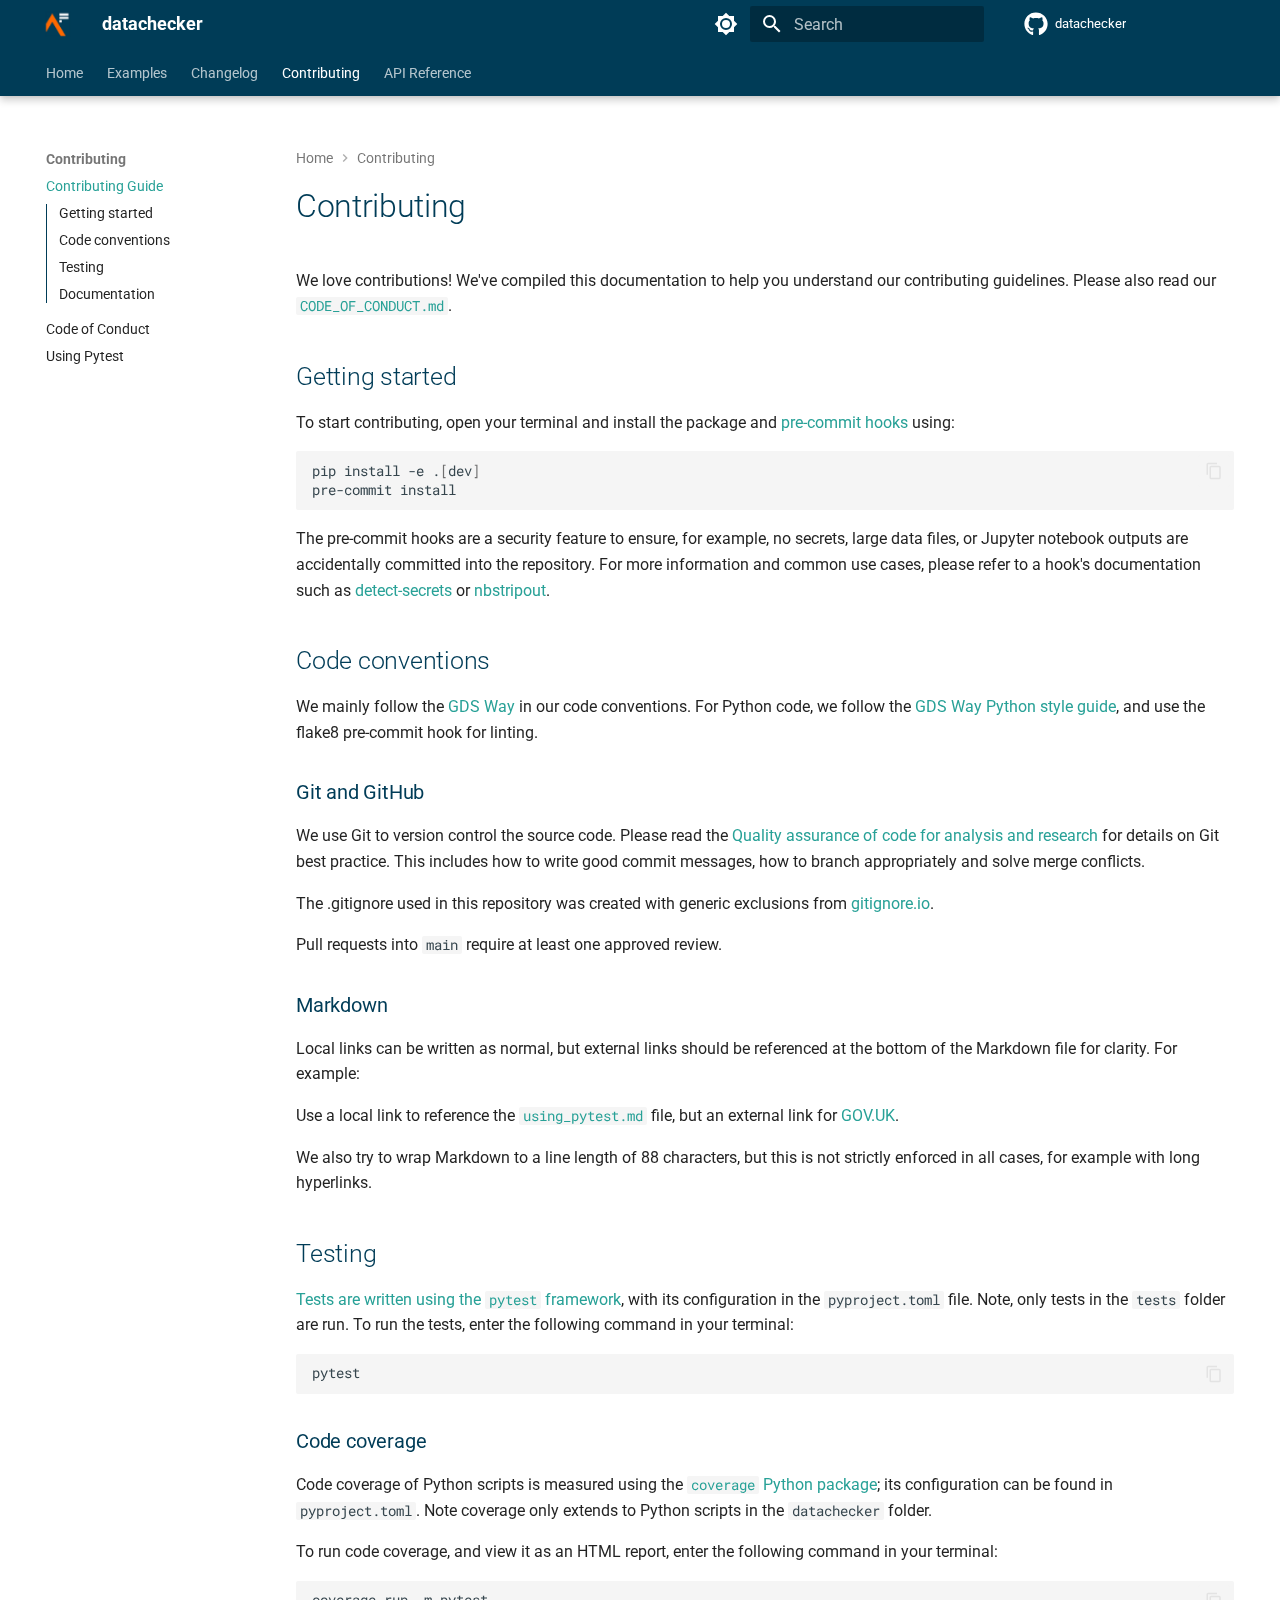
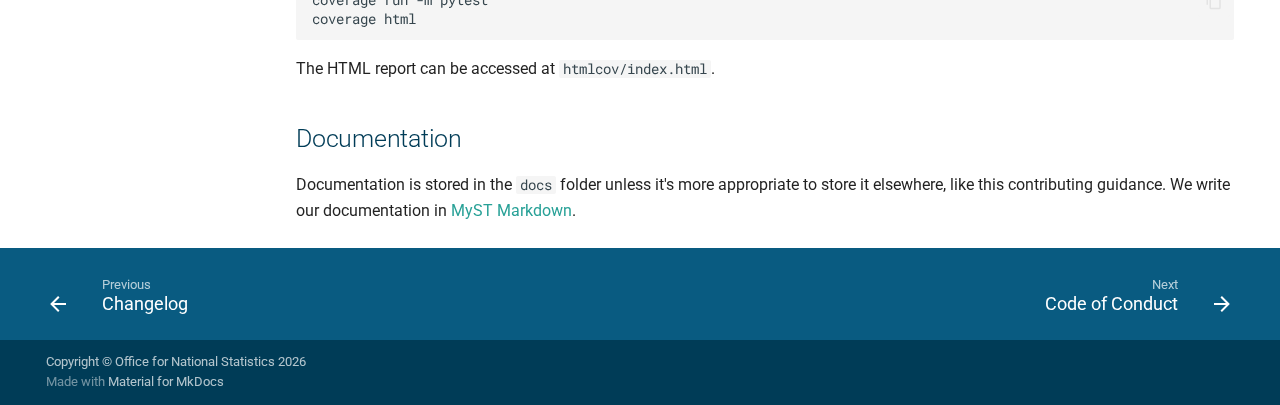
<file: contributor_guide/CONTRIBUTING/index.html>
<!doctype html>
<html lang="en" class="no-js">
  <head>
    
      <meta charset="utf-8">
      <meta name="viewport" content="width=device-width,initial-scale=1">
      
        <meta name="description" content="A Python package for validating datasets against predefined checks.">
      
      
      
      
        <link rel="prev" href="../../changelog/">
      
      
        <link rel="next" href="../CODE_OF_CONDUCT/">
      
      
        
      
      
      <link rel="icon" href="../../assets/images/favicon.png">
      <meta name="generator" content="mkdocs-1.6.1, mkdocs-material-9.7.4">
    
    
      
        <title>Contributing Guide - datachecker</title>
      
    
    
      <link rel="stylesheet" href="../../assets/stylesheets/main.484c7ddc.min.css">
      
        
        <link rel="stylesheet" href="../../assets/stylesheets/palette.ab4e12ef.min.css">
      
      
  
  
    
      
      
    
  
    
      
      
    
  
    
      
      
    
  
    
      
      
    
  
    
      
      
    
  
    
      
      
    
  
    
      
      
    
  
    
      
      
    
  
    
      
      
    
  
    
      
      
    
  
    
      
      
    
  
    
      
      
    
  
  
  <style>:root{--md-admonition-icon--note:url('data:image/svg+xml;charset=utf-8,%3Csvg%20xmlns%3D%22http%3A//www.w3.org/2000/svg%22%20viewBox%3D%220%200%2016%2016%22%3E%3Cpath%20d%3D%22M1%207.775V2.75C1%201.784%201.784%201%202.75%201h5.025c.464%200%20.91.184%201.238.513l6.25%206.25a1.75%201.75%200%200%201%200%202.474l-5.026%205.026a1.75%201.75%200%200%201-2.474%200l-6.25-6.25A1.75%201.75%200%200%201%201%207.775m1.5%200c0%20.066.026.13.073.177l6.25%206.25a.25.25%200%200%200%20.354%200l5.025-5.025a.25.25%200%200%200%200-.354l-6.25-6.25a.25.25%200%200%200-.177-.073H2.75a.25.25%200%200%200-.25.25ZM6%205a1%201%200%201%201%200%202%201%201%200%200%201%200-2%22/%3E%3C/svg%3E');--md-admonition-icon--abstract:url('data:image/svg+xml;charset=utf-8,%3Csvg%20xmlns%3D%22http%3A//www.w3.org/2000/svg%22%20viewBox%3D%220%200%2016%2016%22%3E%3Cpath%20d%3D%22M2.5%201.75v11.5c0%20.138.112.25.25.25h3.17a.75.75%200%200%201%200%201.5H2.75A1.75%201.75%200%200%201%201%2013.25V1.75C1%20.784%201.784%200%202.75%200h8.5C12.216%200%2013%20.784%2013%201.75v7.736a.75.75%200%200%201-1.5%200V1.75a.25.25%200%200%200-.25-.25h-8.5a.25.25%200%200%200-.25.25m13.274%209.537zl-4.557%204.45a.75.75%200%200%201-1.055-.008l-1.943-1.95a.75.75%200%200%201%201.062-1.058l1.419%201.425%204.026-3.932a.75.75%200%201%201%201.048%201.074M4.75%204h4.5a.75.75%200%200%201%200%201.5h-4.5a.75.75%200%200%201%200-1.5M4%207.75A.75.75%200%200%201%204.75%207h2a.75.75%200%200%201%200%201.5h-2A.75.75%200%200%201%204%207.75%22/%3E%3C/svg%3E');--md-admonition-icon--info:url('data:image/svg+xml;charset=utf-8,%3Csvg%20xmlns%3D%22http%3A//www.w3.org/2000/svg%22%20viewBox%3D%220%200%2016%2016%22%3E%3Cpath%20d%3D%22M0%208a8%208%200%201%201%2016%200A8%208%200%200%201%200%208m8-6.5a6.5%206.5%200%201%200%200%2013%206.5%206.5%200%200%200%200-13M6.5%207.75A.75.75%200%200%201%207.25%207h1a.75.75%200%200%201%20.75.75v2.75h.25a.75.75%200%200%201%200%201.5h-2a.75.75%200%200%201%200-1.5h.25v-2h-.25a.75.75%200%200%201-.75-.75M8%206a1%201%200%201%201%200-2%201%201%200%200%201%200%202%22/%3E%3C/svg%3E');--md-admonition-icon--tip:url('data:image/svg+xml;charset=utf-8,%3Csvg%20xmlns%3D%22http%3A//www.w3.org/2000/svg%22%20viewBox%3D%220%200%2016%2016%22%3E%3Cpath%20d%3D%22M3.499.75a.75.75%200%200%201%201.5%200v.996C5.9%202.903%206.793%203.65%207.662%204.376l.24.202c-.036-.694.055-1.422.426-2.163C9.1.873%2010.794-.045%2012.622.26%2014.408.558%2016%201.94%2016%204.25c0%201.278-.954%202.575-2.44%202.734l.146.508.065.22c.203.701.412%201.455.476%202.226.142%201.707-.4%203.03-1.487%203.898C11.714%2014.671%2010.27%2015%208.75%2015h-6a.75.75%200%200%201%200-1.5h1.376a4.5%204.5%200%200%201-.563-1.191%203.84%203.84%200%200%201-.05-2.063%204.65%204.65%200%200%201-2.025-.293.75.75%200%200%201%20.525-1.406c1.357.507%202.376-.006%202.698-.318l.009-.01a.747.747%200%200%201%201.06%200%20.75.75%200%200%201-.012%201.074c-.912.92-.992%201.835-.768%202.586.221.74.745%201.337%201.196%201.621H8.75c1.343%200%202.398-.296%203.074-.836.635-.507%201.036-1.31.928-2.602-.05-.603-.216-1.224-.422-1.93l-.064-.221c-.12-.407-.246-.84-.353-1.29a2.4%202.4%200%200%201-.507-.441%203.1%203.1%200%200%201-.633-1.248.75.75%200%200%201%201.455-.364c.046.185.144.436.31.627.146.168.353.305.712.305.738%200%201.25-.615%201.25-1.25%200-1.47-.95-2.315-2.123-2.51-1.172-.196-2.227.387-2.706%201.345-.46.92-.27%201.774.019%203.062l.042.19.01.05c.348.443.666.949.94%201.553a.75.75%200%201%201-1.365.62c-.553-1.217-1.32-1.94-2.3-2.768L6.7%205.527c-.814-.68-1.75-1.462-2.692-2.619a3.7%203.7%200%200%200-1.023.88c-.406.495-.663%201.036-.722%201.508.116.122.306.21.591.239.388.038.797-.06%201.032-.19a.75.75%200%200%201%20.728%201.31c-.515.287-1.23.439-1.906.373-.682-.067-1.473-.38-1.879-1.193L.75%205.677V5.5c0-.984.48-1.94%201.077-2.664.46-.559%201.05-1.055%201.673-1.353z%22/%3E%3C/svg%3E');--md-admonition-icon--success:url('data:image/svg+xml;charset=utf-8,%3Csvg%20xmlns%3D%22http%3A//www.w3.org/2000/svg%22%20viewBox%3D%220%200%2016%2016%22%3E%3Cpath%20d%3D%22M13.78%204.22a.75.75%200%200%201%200%201.06l-7.25%207.25a.75.75%200%200%201-1.06%200L2.22%209.28a.75.75%200%200%201%20.018-1.042.75.75%200%200%201%201.042-.018L6%2010.94l6.72-6.72a.75.75%200%200%201%201.06%200%22/%3E%3C/svg%3E');--md-admonition-icon--question:url('data:image/svg+xml;charset=utf-8,%3Csvg%20xmlns%3D%22http%3A//www.w3.org/2000/svg%22%20viewBox%3D%220%200%2016%2016%22%3E%3Cpath%20d%3D%22M0%208a8%208%200%201%201%2016%200A8%208%200%200%201%200%208m8-6.5a6.5%206.5%200%201%200%200%2013%206.5%206.5%200%200%200%200-13M6.92%206.085h.001a.749.749%200%201%201-1.342-.67c.169-.339.436-.701.849-.977C6.845%204.16%207.369%204%208%204a2.76%202.76%200%200%201%201.637.525c.503.377.863.965.863%201.725%200%20.448-.115.83-.329%201.15-.205.307-.47.513-.692.662-.109.072-.22.138-.313.195l-.006.004a6%206%200%200%200-.26.16%201%201%200%200%200-.276.245.75.75%200%200%201-1.248-.832c.184-.264.42-.489.692-.661q.154-.1.313-.195l.007-.004c.1-.061.182-.11.258-.161a1%201%200%200%200%20.277-.245C8.96%206.514%209%206.427%209%206.25a.61.61%200%200%200-.262-.525A1.27%201.27%200%200%200%208%205.5c-.369%200-.595.09-.74.187a1%201%200%200%200-.34.398M9%2011a1%201%200%201%201-2%200%201%201%200%200%201%202%200%22/%3E%3C/svg%3E');--md-admonition-icon--warning:url('data:image/svg+xml;charset=utf-8,%3Csvg%20xmlns%3D%22http%3A//www.w3.org/2000/svg%22%20viewBox%3D%220%200%2016%2016%22%3E%3Cpath%20d%3D%22M6.457%201.047c.659-1.234%202.427-1.234%203.086%200l6.082%2011.378A1.75%201.75%200%200%201%2014.082%2015H1.918a1.75%201.75%200%200%201-1.543-2.575Zm1.763.707a.25.25%200%200%200-.44%200L1.698%2013.132a.25.25%200%200%200%20.22.368h12.164a.25.25%200%200%200%20.22-.368Zm.53%203.996v2.5a.75.75%200%200%201-1.5%200v-2.5a.75.75%200%200%201%201.5%200M9%2011a1%201%200%201%201-2%200%201%201%200%200%201%202%200%22/%3E%3C/svg%3E');--md-admonition-icon--failure:url('data:image/svg+xml;charset=utf-8,%3Csvg%20xmlns%3D%22http%3A//www.w3.org/2000/svg%22%20viewBox%3D%220%200%2016%2016%22%3E%3Cpath%20d%3D%22M2.344%202.343za8%208%200%200%201%2011.314%2011.314A8.002%208.002%200%200%201%20.234%2010.089a8%208%200%200%201%202.11-7.746m1.06%2010.253a6.5%206.5%200%201%200%209.108-9.275%206.5%206.5%200%200%200-9.108%209.275M6.03%204.97%208%206.94l1.97-1.97a.749.749%200%200%201%201.275.326.75.75%200%200%201-.215.734L9.06%208l1.97%201.97a.749.749%200%200%201-.326%201.275.75.75%200%200%201-.734-.215L8%209.06l-1.97%201.97a.749.749%200%200%201-1.275-.326.75.75%200%200%201%20.215-.734L6.94%208%204.97%206.03a.75.75%200%200%201%20.018-1.042.75.75%200%200%201%201.042-.018%22/%3E%3C/svg%3E');--md-admonition-icon--danger:url('data:image/svg+xml;charset=utf-8,%3Csvg%20xmlns%3D%22http%3A//www.w3.org/2000/svg%22%20viewBox%3D%220%200%2016%2016%22%3E%3Cpath%20d%3D%22M9.504.43a1.516%201.516%200%200%201%202.437%201.713L10.415%205.5h2.123c1.57%200%202.346%201.909%201.22%203.004l-7.34%207.142a1.25%201.25%200%200%201-.871.354h-.302a1.25%201.25%200%200%201-1.157-1.723L5.633%2010.5H3.462c-1.57%200-2.346-1.909-1.22-3.004zm1.047%201.074L3.286%208.571A.25.25%200%200%200%203.462%209H6.75a.75.75%200%200%201%20.694%201.034l-1.713%204.188%206.982-6.793A.25.25%200%200%200%2012.538%207H9.25a.75.75%200%200%201-.683-1.06l2.008-4.418.003-.006-.004-.009-.006-.006-.008-.001q-.005%200-.009.004%22/%3E%3C/svg%3E');--md-admonition-icon--bug:url('data:image/svg+xml;charset=utf-8,%3Csvg%20xmlns%3D%22http%3A//www.w3.org/2000/svg%22%20viewBox%3D%220%200%2016%2016%22%3E%3Cpath%20d%3D%22M4.72.22a.75.75%200%200%201%201.06%200l1%20.999a3.5%203.5%200%200%201%202.441%200l.999-1a.748.748%200%200%201%201.265.332.75.75%200%200%201-.205.729l-.775.776c.616.63.995%201.493.995%202.444v.327q0%20.15-.025.292c.408.14.764.392%201.029.722l1.968-.787a.75.75%200%200%201%20.556%201.392L13%207.258V9h2.25a.75.75%200%200%201%200%201.5H13v.5q-.002.615-.141%201.186l2.17.868a.75.75%200%200%201-.557%201.392l-2.184-.873A5%205%200%200%201%208%2016a5%205%200%200%201-4.288-2.427l-2.183.873a.75.75%200%200%201-.558-1.392l2.17-.868A5%205%200%200%201%203%2011v-.5H.75a.75.75%200%200%201%200-1.5H3V7.258L.971%206.446a.75.75%200%200%201%20.558-1.392l1.967.787c.265-.33.62-.583%201.03-.722a1.7%201.7%200%200%201-.026-.292V4.5c0-.951.38-1.814.995-2.444L4.72%201.28a.75.75%200%200%201%200-1.06m.53%206.28a.75.75%200%200%200-.75.75V11a3.5%203.5%200%201%200%207%200V7.25a.75.75%200%200%200-.75-.75ZM6.173%205h3.654A.17.17%200%200%200%2010%204.827V4.5a2%202%200%201%200-4%200v.327c0%20.096.077.173.173.173%22/%3E%3C/svg%3E');--md-admonition-icon--example:url('data:image/svg+xml;charset=utf-8,%3Csvg%20xmlns%3D%22http%3A//www.w3.org/2000/svg%22%20viewBox%3D%220%200%2016%2016%22%3E%3Cpath%20d%3D%22M5%205.782V2.5h-.25a.75.75%200%200%201%200-1.5h6.5a.75.75%200%200%201%200%201.5H11v3.282l3.666%205.76C15.619%2013.04%2014.543%2015%2012.767%2015H3.233c-1.776%200-2.852-1.96-1.899-3.458Zm-2.4%206.565a.75.75%200%200%200%20.633%201.153h9.534a.75.75%200%200%200%20.633-1.153L12.225%2010.5h-8.45ZM9.5%202.5h-3V6c0%20.143-.04.283-.117.403L4.73%209h6.54L9.617%206.403A.75.75%200%200%201%209.5%206Z%22/%3E%3C/svg%3E');--md-admonition-icon--quote:url('data:image/svg+xml;charset=utf-8,%3Csvg%20xmlns%3D%22http%3A//www.w3.org/2000/svg%22%20viewBox%3D%220%200%2016%2016%22%3E%3Cpath%20d%3D%22M1.75%202.5h10.5a.75.75%200%200%201%200%201.5H1.75a.75.75%200%200%201%200-1.5m4%205h8.5a.75.75%200%200%201%200%201.5h-8.5a.75.75%200%200%201%200-1.5m0%205h8.5a.75.75%200%200%201%200%201.5h-8.5a.75.75%200%200%201%200-1.5M2.5%207.75v6a.75.75%200%200%201-1.5%200v-6a.75.75%200%200%201%201.5%200%22/%3E%3C/svg%3E');}</style>



    
    
      
    
    
      
        
        
        <link rel="preconnect" href="https://fonts.gstatic.com" crossorigin>
        <link rel="stylesheet" href="https://fonts.googleapis.com/css?family=Roboto:300,300i,400,400i,700,700i%7CRoboto+Mono:400,400i,700,700i&display=fallback">
        <style>:root{--md-text-font:"Roboto";--md-code-font:"Roboto Mono"}</style>
      
    
    
      <link rel="stylesheet" href="../../assets/_mkdocstrings.css">
    
      <link rel="stylesheet" href="../../assets/mkdocs_custom.css">
    
    <script>__md_scope=new URL("../..",location),__md_hash=e=>[...e].reduce(((e,_)=>(e<<5)-e+_.charCodeAt(0)),0),__md_get=(e,_=localStorage,t=__md_scope)=>JSON.parse(_.getItem(t.pathname+"."+e)),__md_set=(e,_,t=localStorage,a=__md_scope)=>{try{t.setItem(a.pathname+"."+e,JSON.stringify(_))}catch(e){}}</script>
    
      

    
    
  </head>
  
  
    
    
      
    
    
    
    
    <body dir="ltr" data-md-color-scheme="default" data-md-color-primary="custom" data-md-color-accent="custom">
  
    
    <input class="md-toggle" data-md-toggle="drawer" type="checkbox" id="__drawer" autocomplete="off">
    <input class="md-toggle" data-md-toggle="search" type="checkbox" id="__search" autocomplete="off">
    <label class="md-overlay" for="__drawer"></label>
    <div data-md-component="skip">
      
        
        <a href="#contributing" class="md-skip">
          Skip to content
        </a>
      
    </div>
    <div data-md-component="announce">
      
    </div>
    
    
      

  

<header class="md-header md-header--shadow md-header--lifted" data-md-component="header">
  <nav class="md-header__inner md-grid" aria-label="Header">
    <a href="../.." title="datachecker" class="md-header__button md-logo" aria-label="datachecker" data-md-component="logo">
      
  <img src="../../images/af.png" alt="logo">

    </a>
    <label class="md-header__button md-icon" for="__drawer">
      
      <svg xmlns="http://www.w3.org/2000/svg" viewBox="0 0 24 24"><path d="M3 6h18v2H3zm0 5h18v2H3zm0 5h18v2H3z"/></svg>
    </label>
    <div class="md-header__title" data-md-component="header-title">
      <div class="md-header__ellipsis">
        <div class="md-header__topic">
          <span class="md-ellipsis">
            datachecker
          </span>
        </div>
        <div class="md-header__topic" data-md-component="header-topic">
          <span class="md-ellipsis">
            
              Contributing Guide
            
          </span>
        </div>
      </div>
    </div>
    
      
        <form class="md-header__option" data-md-component="palette">
  
    
    
    
    <input class="md-option" data-md-color-media="(prefers-color-scheme: light)" data-md-color-scheme="default" data-md-color-primary="custom" data-md-color-accent="custom"  aria-label="Switch to dark mode"  type="radio" name="__palette" id="__palette_0">
    
      <label class="md-header__button md-icon" title="Switch to dark mode" for="__palette_1" hidden>
        <svg xmlns="http://www.w3.org/2000/svg" viewBox="0 0 24 24"><path d="M12 8a4 4 0 0 0-4 4 4 4 0 0 0 4 4 4 4 0 0 0 4-4 4 4 0 0 0-4-4m0 10a6 6 0 0 1-6-6 6 6 0 0 1 6-6 6 6 0 0 1 6 6 6 6 0 0 1-6 6m8-9.31V4h-4.69L12 .69 8.69 4H4v4.69L.69 12 4 15.31V20h4.69L12 23.31 15.31 20H20v-4.69L23.31 12z"/></svg>
      </label>
    
  
    
    
    
    <input class="md-option" data-md-color-media="(prefers-color-scheme: dark)" data-md-color-scheme="slate" data-md-color-primary="custom" data-md-color-accent="red"  aria-label="Switch to light mode"  type="radio" name="__palette" id="__palette_1">
    
      <label class="md-header__button md-icon" title="Switch to light mode" for="__palette_0" hidden>
        <svg xmlns="http://www.w3.org/2000/svg" viewBox="0 0 24 24"><path d="M12 18c-.89 0-1.74-.2-2.5-.55C11.56 16.5 13 14.42 13 12s-1.44-4.5-3.5-5.45C10.26 6.2 11.11 6 12 6a6 6 0 0 1 6 6 6 6 0 0 1-6 6m8-9.31V4h-4.69L12 .69 8.69 4H4v4.69L.69 12 4 15.31V20h4.69L12 23.31 15.31 20H20v-4.69L23.31 12z"/></svg>
      </label>
    
  
</form>
      
    
    
      <script>var palette=__md_get("__palette");if(palette&&palette.color){if("(prefers-color-scheme)"===palette.color.media){var media=matchMedia("(prefers-color-scheme: light)"),input=document.querySelector(media.matches?"[data-md-color-media='(prefers-color-scheme: light)']":"[data-md-color-media='(prefers-color-scheme: dark)']");palette.color.media=input.getAttribute("data-md-color-media"),palette.color.scheme=input.getAttribute("data-md-color-scheme"),palette.color.primary=input.getAttribute("data-md-color-primary"),palette.color.accent=input.getAttribute("data-md-color-accent")}for(var[key,value]of Object.entries(palette.color))document.body.setAttribute("data-md-color-"+key,value)}</script>
    
    
    
      
      
        <label class="md-header__button md-icon" for="__search">
          
          <svg xmlns="http://www.w3.org/2000/svg" viewBox="0 0 24 24"><path d="M9.5 3A6.5 6.5 0 0 1 16 9.5c0 1.61-.59 3.09-1.56 4.23l.27.27h.79l5 5-1.5 1.5-5-5v-.79l-.27-.27A6.52 6.52 0 0 1 9.5 16 6.5 6.5 0 0 1 3 9.5 6.5 6.5 0 0 1 9.5 3m0 2C7 5 5 7 5 9.5S7 14 9.5 14 14 12 14 9.5 12 5 9.5 5"/></svg>
        </label>
        <div class="md-search" data-md-component="search" role="dialog">
  <label class="md-search__overlay" for="__search"></label>
  <div class="md-search__inner" role="search">
    <form class="md-search__form" name="search">
      <input type="text" class="md-search__input" name="query" aria-label="Search" placeholder="Search" autocapitalize="off" autocorrect="off" autocomplete="off" spellcheck="false" data-md-component="search-query" required>
      <label class="md-search__icon md-icon" for="__search">
        
        <svg xmlns="http://www.w3.org/2000/svg" viewBox="0 0 24 24"><path d="M9.5 3A6.5 6.5 0 0 1 16 9.5c0 1.61-.59 3.09-1.56 4.23l.27.27h.79l5 5-1.5 1.5-5-5v-.79l-.27-.27A6.52 6.52 0 0 1 9.5 16 6.5 6.5 0 0 1 3 9.5 6.5 6.5 0 0 1 9.5 3m0 2C7 5 5 7 5 9.5S7 14 9.5 14 14 12 14 9.5 12 5 9.5 5"/></svg>
        
        <svg xmlns="http://www.w3.org/2000/svg" viewBox="0 0 24 24"><path d="M20 11v2H8l5.5 5.5-1.42 1.42L4.16 12l7.92-7.92L13.5 5.5 8 11z"/></svg>
      </label>
      <nav class="md-search__options" aria-label="Search">
        
        <button type="reset" class="md-search__icon md-icon" title="Clear" aria-label="Clear" tabindex="-1">
          
          <svg xmlns="http://www.w3.org/2000/svg" viewBox="0 0 24 24"><path d="M19 6.41 17.59 5 12 10.59 6.41 5 5 6.41 10.59 12 5 17.59 6.41 19 12 13.41 17.59 19 19 17.59 13.41 12z"/></svg>
        </button>
      </nav>
      
        <div class="md-search__suggest" data-md-component="search-suggest"></div>
      
    </form>
    <div class="md-search__output">
      <div class="md-search__scrollwrap" tabindex="0" data-md-scrollfix>
        <div class="md-search-result" data-md-component="search-result">
          <div class="md-search-result__meta">
            Initializing search
          </div>
          <ol class="md-search-result__list" role="presentation"></ol>
        </div>
      </div>
    </div>
  </div>
</div>
      
    
    
      <div class="md-header__source">
        <a href="https://github.com/ONSdigital/datachecker" title="Go to repository" class="md-source" data-md-component="source">
  <div class="md-source__icon md-icon">
    
    <svg xmlns="http://www.w3.org/2000/svg" viewBox="0 0 512 512"><!--! Font Awesome Free 7.1.0 by @fontawesome - https://fontawesome.com License - https://fontawesome.com/license/free (Icons: CC BY 4.0, Fonts: SIL OFL 1.1, Code: MIT License) Copyright 2025 Fonticons, Inc.--><path d="M173.9 397.4c0 2-2.3 3.6-5.2 3.6-3.3.3-5.6-1.3-5.6-3.6 0-2 2.3-3.6 5.2-3.6 3-.3 5.6 1.3 5.6 3.6m-31.1-4.5c-.7 2 1.3 4.3 4.3 4.9 2.6 1 5.6 0 6.2-2s-1.3-4.3-4.3-5.2c-2.6-.7-5.5.3-6.2 2.3m44.2-1.7c-2.9.7-4.9 2.6-4.6 4.9.3 2 2.9 3.3 5.9 2.6 2.9-.7 4.9-2.6 4.6-4.6-.3-1.9-3-3.2-5.9-2.9M252.8 8C114.1 8 8 113.3 8 252c0 110.9 69.8 205.8 169.5 239.2 12.8 2.3 17.3-5.6 17.3-12.1 0-6.2-.3-40.4-.3-61.4 0 0-70 15-84.7-29.8 0 0-11.4-29.1-27.8-36.6 0 0-22.9-15.7 1.6-15.4 0 0 24.9 2 38.6 25.8 21.9 38.6 58.6 27.5 72.9 20.9 2.3-16 8.8-27.1 16-33.7-55.9-6.2-112.3-14.3-112.3-110.5 0-27.5 7.6-41.3 23.6-58.9-2.6-6.5-11.1-33.3 2.6-67.9 20.9-6.5 69 27 69 27 20-5.6 41.5-8.5 62.8-8.5s42.8 2.9 62.8 8.5c0 0 48.1-33.6 69-27 13.7 34.7 5.2 61.4 2.6 67.9 16 17.7 25.8 31.5 25.8 58.9 0 96.5-58.9 104.2-114.8 110.5 9.2 7.9 17 22.9 17 46.4 0 33.7-.3 75.4-.3 83.6 0 6.5 4.6 14.4 17.3 12.1C436.2 457.8 504 362.9 504 252 504 113.3 391.5 8 252.8 8M105.2 352.9c-1.3 1-1 3.3.7 5.2 1.6 1.6 3.9 2.3 5.2 1 1.3-1 1-3.3-.7-5.2-1.6-1.6-3.9-2.3-5.2-1m-10.8-8.1c-.7 1.3.3 2.9 2.3 3.9 1.6 1 3.6.7 4.3-.7.7-1.3-.3-2.9-2.3-3.9-2-.6-3.6-.3-4.3.7m32.4 35.6c-1.6 1.3-1 4.3 1.3 6.2 2.3 2.3 5.2 2.6 6.5 1 1.3-1.3.7-4.3-1.3-6.2-2.2-2.3-5.2-2.6-6.5-1m-11.4-14.7c-1.6 1-1.6 3.6 0 5.9s4.3 3.3 5.6 2.3c1.6-1.3 1.6-3.9 0-6.2-1.4-2.3-4-3.3-5.6-2"/></svg>
  </div>
  <div class="md-source__repository">
    datachecker
  </div>
</a>
      </div>
    
  </nav>
  
    
      
<nav class="md-tabs" aria-label="Tabs" data-md-component="tabs">
  <div class="md-grid">
    <ul class="md-tabs__list">
      
        
  
  
  
  
    <li class="md-tabs__item">
      <a href="../.." class="md-tabs__link">
        
  
  
    
  
  Home

      </a>
    </li>
  

      
        
  
  
  
  
    <li class="md-tabs__item">
      <a href="../../user_guide/examples/" class="md-tabs__link">
        
  
  
    
  
  Examples

      </a>
    </li>
  

      
        
  
  
  
  
    <li class="md-tabs__item">
      <a href="../../changelog/" class="md-tabs__link">
        
  
  
    
  
  Changelog

      </a>
    </li>
  

      
        
  
  
  
    
  
  
    
    
      <li class="md-tabs__item md-tabs__item--active">
        <a href="./" class="md-tabs__link">
          
  
  
  Contributing

        </a>
      </li>
    
  

      
        
  
  
  
  
    
    
      <li class="md-tabs__item">
        <a href="../../api_reference/main/" class="md-tabs__link">
          
  
  
  API Reference

        </a>
      </li>
    
  

      
    </ul>
  </div>
</nav>
    
  
</header>
    
    <div class="md-container" data-md-component="container">
      
      
        
      
      <main class="md-main" data-md-component="main">
        <div class="md-main__inner md-grid">
          
            
              
              <div class="md-sidebar md-sidebar--primary" data-md-component="sidebar" data-md-type="navigation" >
                <div class="md-sidebar__scrollwrap">
                  <div class="md-sidebar__inner">
                    


  


  

<nav class="md-nav md-nav--primary md-nav--lifted md-nav--integrated" aria-label="Navigation" data-md-level="0">
  <label class="md-nav__title" for="__drawer">
    <a href="../.." title="datachecker" class="md-nav__button md-logo" aria-label="datachecker" data-md-component="logo">
      
  <img src="../../images/af.png" alt="logo">

    </a>
    datachecker
  </label>
  
    <div class="md-nav__source">
      <a href="https://github.com/ONSdigital/datachecker" title="Go to repository" class="md-source" data-md-component="source">
  <div class="md-source__icon md-icon">
    
    <svg xmlns="http://www.w3.org/2000/svg" viewBox="0 0 512 512"><!--! Font Awesome Free 7.1.0 by @fontawesome - https://fontawesome.com License - https://fontawesome.com/license/free (Icons: CC BY 4.0, Fonts: SIL OFL 1.1, Code: MIT License) Copyright 2025 Fonticons, Inc.--><path d="M173.9 397.4c0 2-2.3 3.6-5.2 3.6-3.3.3-5.6-1.3-5.6-3.6 0-2 2.3-3.6 5.2-3.6 3-.3 5.6 1.3 5.6 3.6m-31.1-4.5c-.7 2 1.3 4.3 4.3 4.9 2.6 1 5.6 0 6.2-2s-1.3-4.3-4.3-5.2c-2.6-.7-5.5.3-6.2 2.3m44.2-1.7c-2.9.7-4.9 2.6-4.6 4.9.3 2 2.9 3.3 5.9 2.6 2.9-.7 4.9-2.6 4.6-4.6-.3-1.9-3-3.2-5.9-2.9M252.8 8C114.1 8 8 113.3 8 252c0 110.9 69.8 205.8 169.5 239.2 12.8 2.3 17.3-5.6 17.3-12.1 0-6.2-.3-40.4-.3-61.4 0 0-70 15-84.7-29.8 0 0-11.4-29.1-27.8-36.6 0 0-22.9-15.7 1.6-15.4 0 0 24.9 2 38.6 25.8 21.9 38.6 58.6 27.5 72.9 20.9 2.3-16 8.8-27.1 16-33.7-55.9-6.2-112.3-14.3-112.3-110.5 0-27.5 7.6-41.3 23.6-58.9-2.6-6.5-11.1-33.3 2.6-67.9 20.9-6.5 69 27 69 27 20-5.6 41.5-8.5 62.8-8.5s42.8 2.9 62.8 8.5c0 0 48.1-33.6 69-27 13.7 34.7 5.2 61.4 2.6 67.9 16 17.7 25.8 31.5 25.8 58.9 0 96.5-58.9 104.2-114.8 110.5 9.2 7.9 17 22.9 17 46.4 0 33.7-.3 75.4-.3 83.6 0 6.5 4.6 14.4 17.3 12.1C436.2 457.8 504 362.9 504 252 504 113.3 391.5 8 252.8 8M105.2 352.9c-1.3 1-1 3.3.7 5.2 1.6 1.6 3.9 2.3 5.2 1 1.3-1 1-3.3-.7-5.2-1.6-1.6-3.9-2.3-5.2-1m-10.8-8.1c-.7 1.3.3 2.9 2.3 3.9 1.6 1 3.6.7 4.3-.7.7-1.3-.3-2.9-2.3-3.9-2-.6-3.6-.3-4.3.7m32.4 35.6c-1.6 1.3-1 4.3 1.3 6.2 2.3 2.3 5.2 2.6 6.5 1 1.3-1.3.7-4.3-1.3-6.2-2.2-2.3-5.2-2.6-6.5-1m-11.4-14.7c-1.6 1-1.6 3.6 0 5.9s4.3 3.3 5.6 2.3c1.6-1.3 1.6-3.9 0-6.2-1.4-2.3-4-3.3-5.6-2"/></svg>
  </div>
  <div class="md-source__repository">
    datachecker
  </div>
</a>
    </div>
  
  <ul class="md-nav__list" data-md-scrollfix>
    
      
      
  
  
  
  
    <li class="md-nav__item">
      <a href="../.." class="md-nav__link">
        
  
  
  <span class="md-ellipsis">
    
  
    Home
  

    
  </span>
  
  

      </a>
    </li>
  

    
      
      
  
  
  
  
    <li class="md-nav__item">
      <a href="../../user_guide/examples/" class="md-nav__link">
        
  
  
  <span class="md-ellipsis">
    
  
    Examples
  

    
  </span>
  
  

      </a>
    </li>
  

    
      
      
  
  
  
  
    <li class="md-nav__item">
      <a href="../../changelog/" class="md-nav__link">
        
  
  
  <span class="md-ellipsis">
    
  
    Changelog
  

    
  </span>
  
  

      </a>
    </li>
  

    
      
      
  
  
    
  
  
  
    
    
    
    
      
        
        
      
      
        
      
    
    
    <li class="md-nav__item md-nav__item--active md-nav__item--section md-nav__item--nested">
      
        
        
        <input class="md-nav__toggle md-toggle " type="checkbox" id="__nav_4" checked>
        
          
          <label class="md-nav__link" for="__nav_4" id="__nav_4_label" tabindex="">
            
  
  
  <span class="md-ellipsis">
    
  
    Contributing
  

    
  </span>
  
  

            <span class="md-nav__icon md-icon"></span>
          </label>
        
        <nav class="md-nav" data-md-level="1" aria-labelledby="__nav_4_label" aria-expanded="true">
          <label class="md-nav__title" for="__nav_4">
            <span class="md-nav__icon md-icon"></span>
            
  
    Contributing
  

          </label>
          <ul class="md-nav__list" data-md-scrollfix>
            
              
                
  
  
    
  
  
  
    <li class="md-nav__item md-nav__item--active">
      
      <input class="md-nav__toggle md-toggle" type="checkbox" id="__toc">
      
      
        
      
      
        <label class="md-nav__link md-nav__link--active" for="__toc">
          
  
  
  <span class="md-ellipsis">
    
  
    Contributing Guide
  

    
  </span>
  
  

          <span class="md-nav__icon md-icon"></span>
        </label>
      
      <a href="./" class="md-nav__link md-nav__link--active">
        
  
  
  <span class="md-ellipsis">
    
  
    Contributing Guide
  

    
  </span>
  
  

      </a>
      
        

<nav class="md-nav md-nav--secondary" aria-label="Table of contents">
  
  
  
    
  
  
    <label class="md-nav__title" for="__toc">
      <span class="md-nav__icon md-icon"></span>
      Table of contents
    </label>
    <ul class="md-nav__list" data-md-component="toc" data-md-scrollfix>
      
        <li class="md-nav__item">
  <a href="#getting-started" class="md-nav__link">
    <span class="md-ellipsis">
      
        Getting started
      
    </span>
  </a>
  
</li>
      
        <li class="md-nav__item">
  <a href="#code-conventions" class="md-nav__link">
    <span class="md-ellipsis">
      
        Code conventions
      
    </span>
  </a>
  
</li>
      
        <li class="md-nav__item">
  <a href="#testing" class="md-nav__link">
    <span class="md-ellipsis">
      
        Testing
      
    </span>
  </a>
  
</li>
      
        <li class="md-nav__item">
  <a href="#documentation" class="md-nav__link">
    <span class="md-ellipsis">
      
        Documentation
      
    </span>
  </a>
  
</li>
      
    </ul>
  
</nav>
      
    </li>
  

              
            
              
                
  
  
  
  
    <li class="md-nav__item">
      <a href="../CODE_OF_CONDUCT/" class="md-nav__link">
        
  
  
  <span class="md-ellipsis">
    
  
    Code of Conduct
  

    
  </span>
  
  

      </a>
    </li>
  

              
            
              
                
  
  
  
  
    <li class="md-nav__item">
      <a href="../using_pytest/" class="md-nav__link">
        
  
  
  <span class="md-ellipsis">
    
  
    Using Pytest
  

    
  </span>
  
  

      </a>
    </li>
  

              
            
          </ul>
        </nav>
      
    </li>
  

    
      
      
  
  
  
  
    
    
    
    
      
      
        
      
    
    
    <li class="md-nav__item md-nav__item--nested">
      
        
        
          
        
        <input class="md-nav__toggle md-toggle md-toggle--indeterminate" type="checkbox" id="__nav_5" >
        
          
          <label class="md-nav__link" for="__nav_5" id="__nav_5_label" tabindex="0">
            
  
  
  <span class="md-ellipsis">
    
  
    API Reference
  

    
  </span>
  
  

            <span class="md-nav__icon md-icon"></span>
          </label>
        
        <nav class="md-nav" data-md-level="1" aria-labelledby="__nav_5_label" aria-expanded="false">
          <label class="md-nav__title" for="__nav_5">
            <span class="md-nav__icon md-icon"></span>
            
  
    API Reference
  

          </label>
          <ul class="md-nav__list" data-md-scrollfix>
            
              
                
  
  
  
  
    <li class="md-nav__item">
      <a href="../../api_reference/main/" class="md-nav__link">
        
  
  
  <span class="md-ellipsis">
    
  
    main
  

    
  </span>
  
  

      </a>
    </li>
  

              
            
              
                
  
  
  
  
    <li class="md-nav__item">
      <a href="../../api_reference/checks/" class="md-nav__link">
        
  
  
  <span class="md-ellipsis">
    
  
    checks
  

    
  </span>
  
  

      </a>
    </li>
  

              
            
              
                
  
  
  
  
    <li class="md-nav__item">
      <a href="../../api_reference/schema_loader/" class="md-nav__link">
        
  
  
  <span class="md-ellipsis">
    
  
    schema loader
  

    
  </span>
  
  

      </a>
    </li>
  

              
            
              
                
  
  
  
  
    <li class="md-nav__item">
      <a href="../../api_reference/validator_exporter/" class="md-nav__link">
        
  
  
  <span class="md-ellipsis">
    
  
    validator exporter
  

    
  </span>
  
  

      </a>
    </li>
  

              
            
          </ul>
        </nav>
      
    </li>
  

    
  </ul>
</nav>
                  </div>
                </div>
              </div>
            
            
          
          
            <div class="md-content" data-md-component="content">
              
                



  


  <nav class="md-path" aria-label="Navigation" >
    <ol class="md-path__list">
      
        
  
  
    <li class="md-path__item">
      <a href="../.." class="md-path__link">
        
  <span class="md-ellipsis">
    Home
  </span>

      </a>
    </li>
  

      
      
        
  
  
    
    
      <li class="md-path__item">
        <a href="./" class="md-path__link">
          
  <span class="md-ellipsis">
    Contributing
  </span>

        </a>
      </li>
    
  

      
    </ol>
  </nav>

              
              <article class="md-content__inner md-typeset">
                
                  


  
  


<h1 id="contributing">Contributing</h1>
<p>We love contributions! We've compiled this documentation to help you understand our
contributing guidelines. Please also read our <a href="https://github.com/best-practice-and-impact/govcookiecutter/blob/main/%7B%7B%20cookiecutter.repo_name%20%7D%7D/docs/contributor_guide/CODE_OF_CONDUCT.md"><code>CODE_OF_CONDUCT.md</code></a>.</p>
<h2 id="getting-started">Getting started</h2>
<p>To start contributing, open your terminal and install the package and
<a href="https://pre-commit.com">pre-commit hooks</a> using:</p>
<div class="language-shell highlight"><pre><span></span><code><span id="__span-0-1"><a id="__codelineno-0-1" name="__codelineno-0-1" href="#__codelineno-0-1"></a>pip<span class="w"> </span>install<span class="w"> </span>-e<span class="w"> </span>.<span class="o">[</span>dev<span class="o">]</span>
</span><span id="__span-0-2"><a id="__codelineno-0-2" name="__codelineno-0-2" href="#__codelineno-0-2"></a>pre-commit<span class="w"> </span>install
</span></code></pre></div>
<p>The pre-commit hooks are a security feature to ensure, for example, no secrets,
large data files, or Jupyter notebook outputs are accidentally committed into the
repository. For more information and common use cases, please refer to a hook's
documentation such as <a href="https://github.com/Yelp/detect-secrets/tree/master">detect-secrets</a> or <a href="https://github.com/kynan/nbstripout">nbstripout</a>.</p>
<h2 id="code-conventions">Code conventions</h2>
<p>We mainly follow the <a href="https://gds-way.digital.cabinet-office.gov.uk/">GDS Way</a> in our code conventions. For Python code, we
follow the <a href="https://gds-way.cloudapps.digital/manuals/programming-languages/python/python.html#python-style-guide">GDS Way Python style guide</a>, and use the flake8
pre-commit hook for linting.</p>
<h3 id="git-and-github">Git and GitHub</h3>
<p>We use Git to version control the source code. Please read
the <a href="https://best-practice-and-impact.github.io/qa-of-code-guidance/version_control.html">Quality assurance of code for analysis and research</a> for
details on Git best practice. This includes how to write good commit messages, how to
branch appropriately and solve merge conflicts.</p>
<p>The .gitignore used in this repository was created with generic exclusions
from <a href="https://www.toptal.com/developers/gitignore">gitignore.io</a>.</p>
<p>Pull requests into <code>main</code> require at least one approved review.</p>
<h3 id="markdown">Markdown</h3>
<p>Local links can be written as normal, but external links should be referenced at the
bottom of the Markdown file for clarity. For example:</p>
<p>Use a local link to reference the <a href="../using_pytest/"><code>using_pytest.md</code></a> file, but an external
link for <a href="https://www.gov.uk/">GOV.UK</a>.</p>
<p>We also try to wrap Markdown to a line length of 88 characters, but this is not
strictly enforced in all cases, for example with long hyperlinks.</p>
<h2 id="testing">Testing</h2>
<p><a href="https://docs.pytest.org/">Tests are written using the <code>pytest</code> framework</a>, with its configuration in the
<code>pyproject.toml</code> file. Note, only tests in the <code>tests</code> folder are run. To run the
tests, enter the following command in your terminal:</p>
<div class="language-shell highlight"><pre><span></span><code><span id="__span-1-1"><a id="__codelineno-1-1" name="__codelineno-1-1" href="#__codelineno-1-1"></a>pytest
</span></code></pre></div>
<h3 id="code-coverage">Code coverage</h3>
<p>Code coverage of Python scripts is measured using the <a href="https://coverage.readthedocs.io/"><code>coverage</code> Python
package</a>; its configuration can be found in <code>pyproject.toml</code>. Note coverage
only extends to Python scripts in the <code>datachecker</code> folder.</p>
<p>To run code coverage, and view it as an HTML report, enter the following command in
your terminal:</p>
<div class="language-shell highlight"><pre><span></span><code><span id="__span-2-1"><a id="__codelineno-2-1" name="__codelineno-2-1" href="#__codelineno-2-1"></a>coverage<span class="w"> </span>run<span class="w"> </span>-m<span class="w"> </span>pytest
</span><span id="__span-2-2"><a id="__codelineno-2-2" name="__codelineno-2-2" href="#__codelineno-2-2"></a>coverage<span class="w"> </span>html
</span></code></pre></div>
<p>The HTML report can be accessed at <code>htmlcov/index.html</code>.</p>
<h2 id="documentation">Documentation</h2>
<p>Documentation is stored in the <code>docs</code> folder unless it's more
appropriate to store it elsewhere, like this contributing guidance. We
write our documentation in <a href="https://myst-parser.readthedocs.io/">MyST Markdown</a>.</p>












                
              </article>
            </div>
          
          
<script>var target=document.getElementById(location.hash.slice(1));target&&target.name&&(target.checked=target.name.startsWith("__tabbed_"))</script>
        </div>
        
          <button type="button" class="md-top md-icon" data-md-component="top" hidden>
  
  <svg xmlns="http://www.w3.org/2000/svg" viewBox="0 0 24 24"><path d="M13 20h-2V8l-5.5 5.5-1.42-1.42L12 4.16l7.92 7.92-1.42 1.42L13 8z"/></svg>
  Back to top
</button>
        
      </main>
      
        <footer class="md-footer">
  
    
      
      <nav class="md-footer__inner md-grid" aria-label="Footer" >
        
          
          <a href="../../changelog/" class="md-footer__link md-footer__link--prev" aria-label="Previous: Changelog">
            <div class="md-footer__button md-icon">
              
              <svg xmlns="http://www.w3.org/2000/svg" viewBox="0 0 24 24"><path d="M20 11v2H8l5.5 5.5-1.42 1.42L4.16 12l7.92-7.92L13.5 5.5 8 11z"/></svg>
            </div>
            <div class="md-footer__title">
              <span class="md-footer__direction">
                Previous
              </span>
              <div class="md-ellipsis">
                Changelog
              </div>
            </div>
          </a>
        
        
          
          <a href="../CODE_OF_CONDUCT/" class="md-footer__link md-footer__link--next" aria-label="Next: Code of Conduct">
            <div class="md-footer__title">
              <span class="md-footer__direction">
                Next
              </span>
              <div class="md-ellipsis">
                Code of Conduct
              </div>
            </div>
            <div class="md-footer__button md-icon">
              
              <svg xmlns="http://www.w3.org/2000/svg" viewBox="0 0 24 24"><path d="M4 11v2h12l-5.5 5.5 1.42 1.42L19.84 12l-7.92-7.92L10.5 5.5 16 11z"/></svg>
            </div>
          </a>
        
      </nav>
    
  
  <div class="md-footer-meta md-typeset">
    <div class="md-footer-meta__inner md-grid">
      <div class="md-copyright">
  
    <div class="md-copyright__highlight">
      Copyright &copy; Office for National Statistics 2026
    </div>
  
  
    Made with
    <a href="https://squidfunk.github.io/mkdocs-material/" target="_blank" rel="noopener">
      Material for MkDocs
    </a>
  
</div>
      
    </div>
  </div>
</footer>
      
    </div>
    <div class="md-dialog" data-md-component="dialog">
      <div class="md-dialog__inner md-typeset"></div>
    </div>
    
    
    
      
      
      <script id="__config" type="application/json">{"annotate": null, "base": "../..", "features": ["content.code.copy", "content.code.annotate", "navigation.path", "navigation.sections", "toc.integrate", "navigation.tabs", "search.suggest", "navigation.top", "navigation.expand", "navigation.tabs.sticky", "navigation.footer"], "search": "../../assets/javascripts/workers/search.2c215733.min.js", "tags": null, "translations": {"clipboard.copied": "Copied to clipboard", "clipboard.copy": "Copy to clipboard", "search.result.more.one": "1 more on this page", "search.result.more.other": "# more on this page", "search.result.none": "No matching documents", "search.result.one": "1 matching document", "search.result.other": "# matching documents", "search.result.placeholder": "Type to start searching", "search.result.term.missing": "Missing", "select.version": "Select version"}, "version": null}</script>
    
    
      <script src="../../assets/javascripts/bundle.79ae519e.min.js"></script>
      
    
  </body>
</html>
</file>
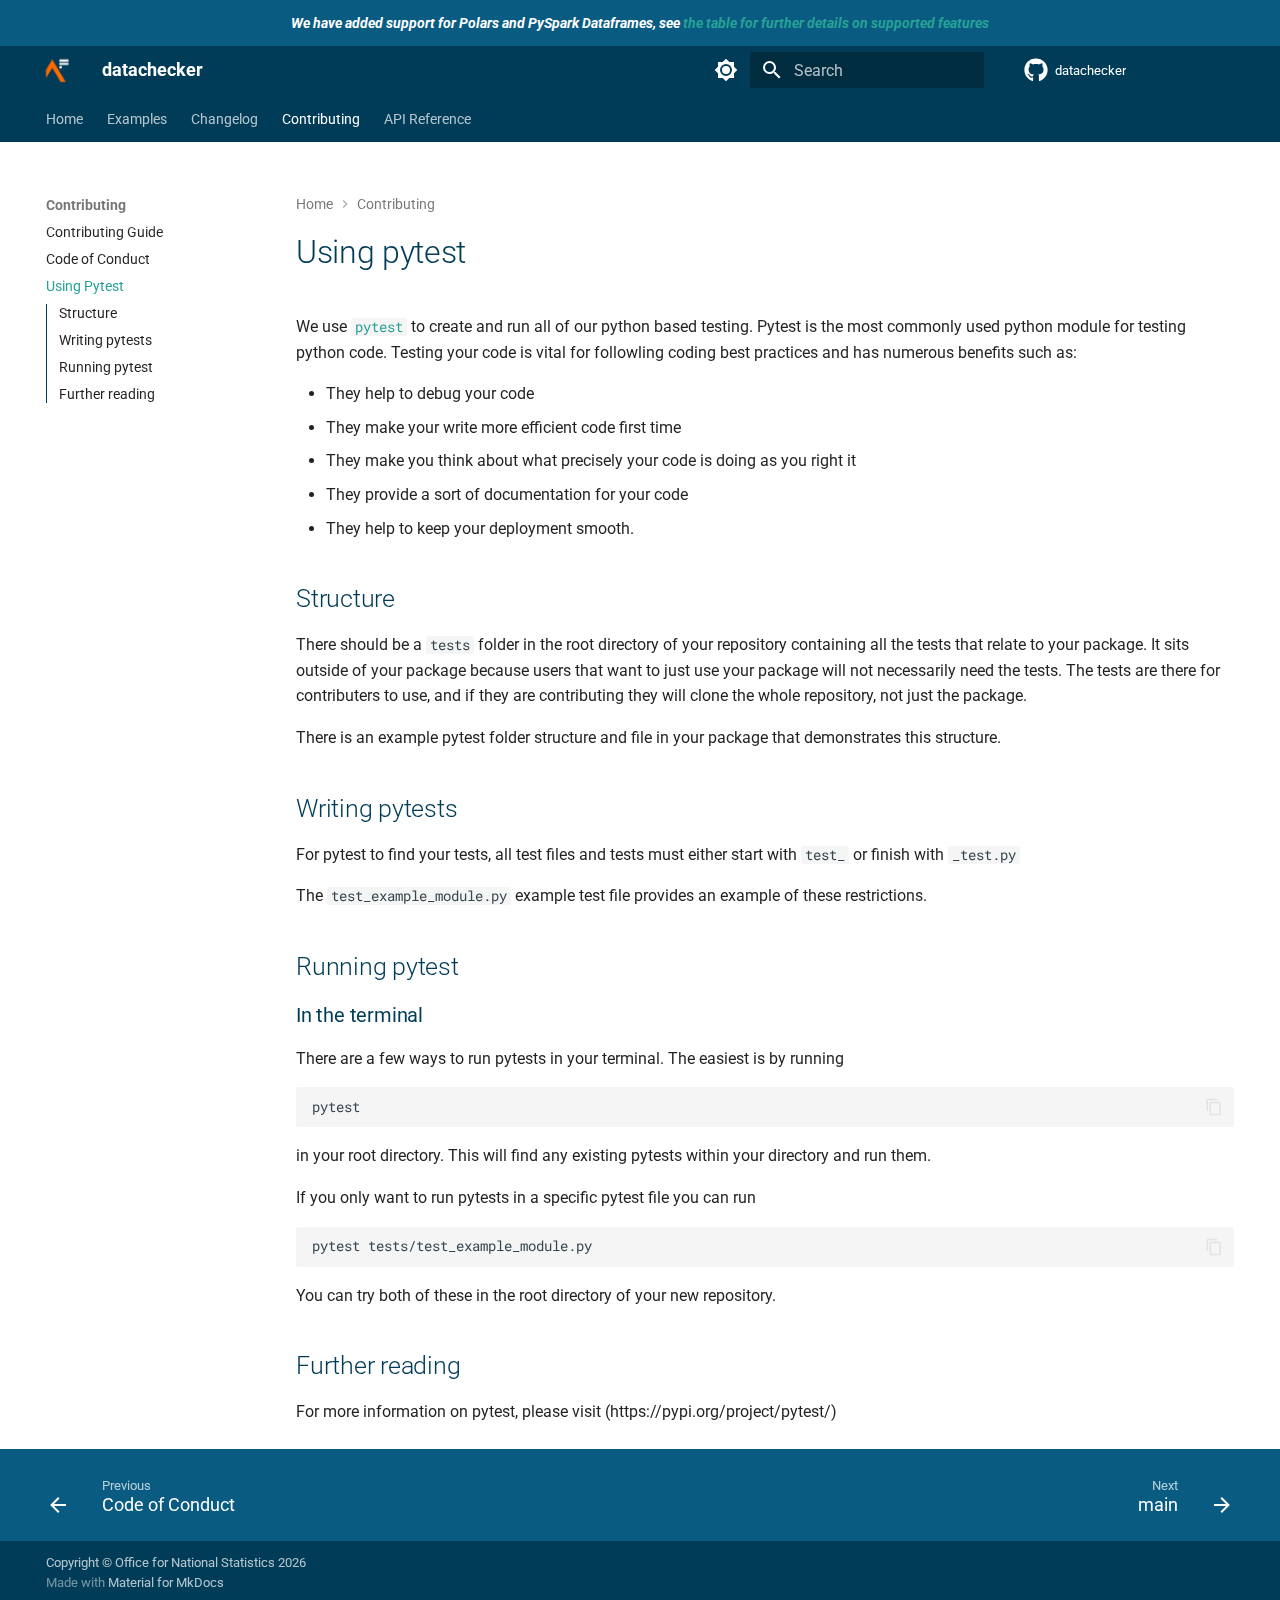
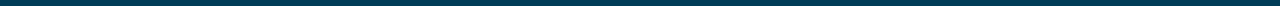
<file: contributor_guide/using_pytest/index.html>
<!doctype html>
<html lang="en" class="no-js">
  <head>
    
      <meta charset="utf-8">
      <meta name="viewport" content="width=device-width,initial-scale=1">
      
        <meta name="description" content="A Python package for validating datasets against predefined checks.">
      
      
      
      
        <link rel="prev" href="../CODE_OF_CONDUCT/">
      
      
        <link rel="next" href="../../api_reference/main/">
      
      
        
      
      
      <link rel="icon" href="../../assets/images/favicon.png">
      <meta name="generator" content="mkdocs-1.6.1, mkdocs-material-9.7.5">
    
    
      
        <title>Using Pytest - datachecker</title>
      
    
    
      <link rel="stylesheet" href="../../assets/stylesheets/main.484c7ddc.min.css">
      
        
        <link rel="stylesheet" href="../../assets/stylesheets/palette.ab4e12ef.min.css">
      
      
  
  
    
      
      
    
  
    
      
      
    
  
    
      
      
    
  
    
      
      
    
  
    
      
      
    
  
    
      
      
    
  
    
      
      
    
  
    
      
      
    
  
    
      
      
    
  
    
      
      
    
  
    
      
      
    
  
    
      
      
    
  
  
  <style>:root{--md-admonition-icon--note:url('data:image/svg+xml;charset=utf-8,%3Csvg%20xmlns%3D%22http%3A//www.w3.org/2000/svg%22%20viewBox%3D%220%200%2016%2016%22%3E%3Cpath%20d%3D%22M1%207.775V2.75C1%201.784%201.784%201%202.75%201h5.025c.464%200%20.91.184%201.238.513l6.25%206.25a1.75%201.75%200%200%201%200%202.474l-5.026%205.026a1.75%201.75%200%200%201-2.474%200l-6.25-6.25A1.75%201.75%200%200%201%201%207.775m1.5%200c0%20.066.026.13.073.177l6.25%206.25a.25.25%200%200%200%20.354%200l5.025-5.025a.25.25%200%200%200%200-.354l-6.25-6.25a.25.25%200%200%200-.177-.073H2.75a.25.25%200%200%200-.25.25ZM6%205a1%201%200%201%201%200%202%201%201%200%200%201%200-2%22/%3E%3C/svg%3E');--md-admonition-icon--abstract:url('data:image/svg+xml;charset=utf-8,%3Csvg%20xmlns%3D%22http%3A//www.w3.org/2000/svg%22%20viewBox%3D%220%200%2016%2016%22%3E%3Cpath%20d%3D%22M2.5%201.75v11.5c0%20.138.112.25.25.25h3.17a.75.75%200%200%201%200%201.5H2.75A1.75%201.75%200%200%201%201%2013.25V1.75C1%20.784%201.784%200%202.75%200h8.5C12.216%200%2013%20.784%2013%201.75v7.736a.75.75%200%200%201-1.5%200V1.75a.25.25%200%200%200-.25-.25h-8.5a.25.25%200%200%200-.25.25m13.274%209.537zl-4.557%204.45a.75.75%200%200%201-1.055-.008l-1.943-1.95a.75.75%200%200%201%201.062-1.058l1.419%201.425%204.026-3.932a.75.75%200%201%201%201.048%201.074M4.75%204h4.5a.75.75%200%200%201%200%201.5h-4.5a.75.75%200%200%201%200-1.5M4%207.75A.75.75%200%200%201%204.75%207h2a.75.75%200%200%201%200%201.5h-2A.75.75%200%200%201%204%207.75%22/%3E%3C/svg%3E');--md-admonition-icon--info:url('data:image/svg+xml;charset=utf-8,%3Csvg%20xmlns%3D%22http%3A//www.w3.org/2000/svg%22%20viewBox%3D%220%200%2016%2016%22%3E%3Cpath%20d%3D%22M0%208a8%208%200%201%201%2016%200A8%208%200%200%201%200%208m8-6.5a6.5%206.5%200%201%200%200%2013%206.5%206.5%200%200%200%200-13M6.5%207.75A.75.75%200%200%201%207.25%207h1a.75.75%200%200%201%20.75.75v2.75h.25a.75.75%200%200%201%200%201.5h-2a.75.75%200%200%201%200-1.5h.25v-2h-.25a.75.75%200%200%201-.75-.75M8%206a1%201%200%201%201%200-2%201%201%200%200%201%200%202%22/%3E%3C/svg%3E');--md-admonition-icon--tip:url('data:image/svg+xml;charset=utf-8,%3Csvg%20xmlns%3D%22http%3A//www.w3.org/2000/svg%22%20viewBox%3D%220%200%2016%2016%22%3E%3Cpath%20d%3D%22M3.499.75a.75.75%200%200%201%201.5%200v.996C5.9%202.903%206.793%203.65%207.662%204.376l.24.202c-.036-.694.055-1.422.426-2.163C9.1.873%2010.794-.045%2012.622.26%2014.408.558%2016%201.94%2016%204.25c0%201.278-.954%202.575-2.44%202.734l.146.508.065.22c.203.701.412%201.455.476%202.226.142%201.707-.4%203.03-1.487%203.898C11.714%2014.671%2010.27%2015%208.75%2015h-6a.75.75%200%200%201%200-1.5h1.376a4.5%204.5%200%200%201-.563-1.191%203.84%203.84%200%200%201-.05-2.063%204.65%204.65%200%200%201-2.025-.293.75.75%200%200%201%20.525-1.406c1.357.507%202.376-.006%202.698-.318l.009-.01a.747.747%200%200%201%201.06%200%20.75.75%200%200%201-.012%201.074c-.912.92-.992%201.835-.768%202.586.221.74.745%201.337%201.196%201.621H8.75c1.343%200%202.398-.296%203.074-.836.635-.507%201.036-1.31.928-2.602-.05-.603-.216-1.224-.422-1.93l-.064-.221c-.12-.407-.246-.84-.353-1.29a2.4%202.4%200%200%201-.507-.441%203.1%203.1%200%200%201-.633-1.248.75.75%200%200%201%201.455-.364c.046.185.144.436.31.627.146.168.353.305.712.305.738%200%201.25-.615%201.25-1.25%200-1.47-.95-2.315-2.123-2.51-1.172-.196-2.227.387-2.706%201.345-.46.92-.27%201.774.019%203.062l.042.19.01.05c.348.443.666.949.94%201.553a.75.75%200%201%201-1.365.62c-.553-1.217-1.32-1.94-2.3-2.768L6.7%205.527c-.814-.68-1.75-1.462-2.692-2.619a3.7%203.7%200%200%200-1.023.88c-.406.495-.663%201.036-.722%201.508.116.122.306.21.591.239.388.038.797-.06%201.032-.19a.75.75%200%200%201%20.728%201.31c-.515.287-1.23.439-1.906.373-.682-.067-1.473-.38-1.879-1.193L.75%205.677V5.5c0-.984.48-1.94%201.077-2.664.46-.559%201.05-1.055%201.673-1.353z%22/%3E%3C/svg%3E');--md-admonition-icon--success:url('data:image/svg+xml;charset=utf-8,%3Csvg%20xmlns%3D%22http%3A//www.w3.org/2000/svg%22%20viewBox%3D%220%200%2016%2016%22%3E%3Cpath%20d%3D%22M13.78%204.22a.75.75%200%200%201%200%201.06l-7.25%207.25a.75.75%200%200%201-1.06%200L2.22%209.28a.75.75%200%200%201%20.018-1.042.75.75%200%200%201%201.042-.018L6%2010.94l6.72-6.72a.75.75%200%200%201%201.06%200%22/%3E%3C/svg%3E');--md-admonition-icon--question:url('data:image/svg+xml;charset=utf-8,%3Csvg%20xmlns%3D%22http%3A//www.w3.org/2000/svg%22%20viewBox%3D%220%200%2016%2016%22%3E%3Cpath%20d%3D%22M0%208a8%208%200%201%201%2016%200A8%208%200%200%201%200%208m8-6.5a6.5%206.5%200%201%200%200%2013%206.5%206.5%200%200%200%200-13M6.92%206.085h.001a.749.749%200%201%201-1.342-.67c.169-.339.436-.701.849-.977C6.845%204.16%207.369%204%208%204a2.76%202.76%200%200%201%201.637.525c.503.377.863.965.863%201.725%200%20.448-.115.83-.329%201.15-.205.307-.47.513-.692.662-.109.072-.22.138-.313.195l-.006.004a6%206%200%200%200-.26.16%201%201%200%200%200-.276.245.75.75%200%200%201-1.248-.832c.184-.264.42-.489.692-.661q.154-.1.313-.195l.007-.004c.1-.061.182-.11.258-.161a1%201%200%200%200%20.277-.245C8.96%206.514%209%206.427%209%206.25a.61.61%200%200%200-.262-.525A1.27%201.27%200%200%200%208%205.5c-.369%200-.595.09-.74.187a1%201%200%200%200-.34.398M9%2011a1%201%200%201%201-2%200%201%201%200%200%201%202%200%22/%3E%3C/svg%3E');--md-admonition-icon--warning:url('data:image/svg+xml;charset=utf-8,%3Csvg%20xmlns%3D%22http%3A//www.w3.org/2000/svg%22%20viewBox%3D%220%200%2016%2016%22%3E%3Cpath%20d%3D%22M6.457%201.047c.659-1.234%202.427-1.234%203.086%200l6.082%2011.378A1.75%201.75%200%200%201%2014.082%2015H1.918a1.75%201.75%200%200%201-1.543-2.575Zm1.763.707a.25.25%200%200%200-.44%200L1.698%2013.132a.25.25%200%200%200%20.22.368h12.164a.25.25%200%200%200%20.22-.368Zm.53%203.996v2.5a.75.75%200%200%201-1.5%200v-2.5a.75.75%200%200%201%201.5%200M9%2011a1%201%200%201%201-2%200%201%201%200%200%201%202%200%22/%3E%3C/svg%3E');--md-admonition-icon--failure:url('data:image/svg+xml;charset=utf-8,%3Csvg%20xmlns%3D%22http%3A//www.w3.org/2000/svg%22%20viewBox%3D%220%200%2016%2016%22%3E%3Cpath%20d%3D%22M2.344%202.343za8%208%200%200%201%2011.314%2011.314A8.002%208.002%200%200%201%20.234%2010.089a8%208%200%200%201%202.11-7.746m1.06%2010.253a6.5%206.5%200%201%200%209.108-9.275%206.5%206.5%200%200%200-9.108%209.275M6.03%204.97%208%206.94l1.97-1.97a.749.749%200%200%201%201.275.326.75.75%200%200%201-.215.734L9.06%208l1.97%201.97a.749.749%200%200%201-.326%201.275.75.75%200%200%201-.734-.215L8%209.06l-1.97%201.97a.749.749%200%200%201-1.275-.326.75.75%200%200%201%20.215-.734L6.94%208%204.97%206.03a.75.75%200%200%201%20.018-1.042.75.75%200%200%201%201.042-.018%22/%3E%3C/svg%3E');--md-admonition-icon--danger:url('data:image/svg+xml;charset=utf-8,%3Csvg%20xmlns%3D%22http%3A//www.w3.org/2000/svg%22%20viewBox%3D%220%200%2016%2016%22%3E%3Cpath%20d%3D%22M9.504.43a1.516%201.516%200%200%201%202.437%201.713L10.415%205.5h2.123c1.57%200%202.346%201.909%201.22%203.004l-7.34%207.142a1.25%201.25%200%200%201-.871.354h-.302a1.25%201.25%200%200%201-1.157-1.723L5.633%2010.5H3.462c-1.57%200-2.346-1.909-1.22-3.004zm1.047%201.074L3.286%208.571A.25.25%200%200%200%203.462%209H6.75a.75.75%200%200%201%20.694%201.034l-1.713%204.188%206.982-6.793A.25.25%200%200%200%2012.538%207H9.25a.75.75%200%200%201-.683-1.06l2.008-4.418.003-.006-.004-.009-.006-.006-.008-.001q-.005%200-.009.004%22/%3E%3C/svg%3E');--md-admonition-icon--bug:url('data:image/svg+xml;charset=utf-8,%3Csvg%20xmlns%3D%22http%3A//www.w3.org/2000/svg%22%20viewBox%3D%220%200%2016%2016%22%3E%3Cpath%20d%3D%22M4.72.22a.75.75%200%200%201%201.06%200l1%20.999a3.5%203.5%200%200%201%202.441%200l.999-1a.748.748%200%200%201%201.265.332.75.75%200%200%201-.205.729l-.775.776c.616.63.995%201.493.995%202.444v.327q0%20.15-.025.292c.408.14.764.392%201.029.722l1.968-.787a.75.75%200%200%201%20.556%201.392L13%207.258V9h2.25a.75.75%200%200%201%200%201.5H13v.5q-.002.615-.141%201.186l2.17.868a.75.75%200%200%201-.557%201.392l-2.184-.873A5%205%200%200%201%208%2016a5%205%200%200%201-4.288-2.427l-2.183.873a.75.75%200%200%201-.558-1.392l2.17-.868A5%205%200%200%201%203%2011v-.5H.75a.75.75%200%200%201%200-1.5H3V7.258L.971%206.446a.75.75%200%200%201%20.558-1.392l1.967.787c.265-.33.62-.583%201.03-.722a1.7%201.7%200%200%201-.026-.292V4.5c0-.951.38-1.814.995-2.444L4.72%201.28a.75.75%200%200%201%200-1.06m.53%206.28a.75.75%200%200%200-.75.75V11a3.5%203.5%200%201%200%207%200V7.25a.75.75%200%200%200-.75-.75ZM6.173%205h3.654A.17.17%200%200%200%2010%204.827V4.5a2%202%200%201%200-4%200v.327c0%20.096.077.173.173.173%22/%3E%3C/svg%3E');--md-admonition-icon--example:url('data:image/svg+xml;charset=utf-8,%3Csvg%20xmlns%3D%22http%3A//www.w3.org/2000/svg%22%20viewBox%3D%220%200%2016%2016%22%3E%3Cpath%20d%3D%22M5%205.782V2.5h-.25a.75.75%200%200%201%200-1.5h6.5a.75.75%200%200%201%200%201.5H11v3.282l3.666%205.76C15.619%2013.04%2014.543%2015%2012.767%2015H3.233c-1.776%200-2.852-1.96-1.899-3.458Zm-2.4%206.565a.75.75%200%200%200%20.633%201.153h9.534a.75.75%200%200%200%20.633-1.153L12.225%2010.5h-8.45ZM9.5%202.5h-3V6c0%20.143-.04.283-.117.403L4.73%209h6.54L9.617%206.403A.75.75%200%200%201%209.5%206Z%22/%3E%3C/svg%3E');--md-admonition-icon--quote:url('data:image/svg+xml;charset=utf-8,%3Csvg%20xmlns%3D%22http%3A//www.w3.org/2000/svg%22%20viewBox%3D%220%200%2016%2016%22%3E%3Cpath%20d%3D%22M1.75%202.5h10.5a.75.75%200%200%201%200%201.5H1.75a.75.75%200%200%201%200-1.5m4%205h8.5a.75.75%200%200%201%200%201.5h-8.5a.75.75%200%200%201%200-1.5m0%205h8.5a.75.75%200%200%201%200%201.5h-8.5a.75.75%200%200%201%200-1.5M2.5%207.75v6a.75.75%200%200%201-1.5%200v-6a.75.75%200%200%201%201.5%200%22/%3E%3C/svg%3E');}</style>



    
    
      
    
    
      
        
        
        <link rel="preconnect" href="https://fonts.gstatic.com" crossorigin>
        <link rel="stylesheet" href="https://fonts.googleapis.com/css?family=Roboto:300,300i,400,400i,700,700i%7CRoboto+Mono:400,400i,700,700i&display=fallback">
        <style>:root{--md-text-font:"Roboto";--md-code-font:"Roboto Mono"}</style>
      
    
    
      <link rel="stylesheet" href="../../assets/_mkdocstrings.css">
    
      <link rel="stylesheet" href="../../assets/mkdocs_custom.css">
    
    <script>__md_scope=new URL("../..",location),__md_hash=e=>[...e].reduce(((e,_)=>(e<<5)-e+_.charCodeAt(0)),0),__md_get=(e,_=localStorage,t=__md_scope)=>JSON.parse(_.getItem(t.pathname+"."+e)),__md_set=(e,_,t=localStorage,a=__md_scope)=>{try{t.setItem(a.pathname+"."+e,JSON.stringify(_))}catch(e){}}</script>
    
      

    
    
  </head>
  
  
    
    
      
    
    
    
    
    <body dir="ltr" data-md-color-scheme="default" data-md-color-primary="custom" data-md-color-accent="custom">
  
    
    <input class="md-toggle" data-md-toggle="drawer" type="checkbox" id="__drawer" autocomplete="off">
    <input class="md-toggle" data-md-toggle="search" type="checkbox" id="__search" autocomplete="off">
    <label class="md-overlay" for="__drawer"></label>
    <div data-md-component="skip">
      
        
        <a href="#using-pytest" class="md-skip">
          Skip to content
        </a>
      
    </div>
    <div data-md-component="announce">
      
        <aside class="md-banner">
          <div class="md-banner__inner md-grid md-typeset">
            
            
  <!-- Add announcement here, including arbitrary HTML -->
  <div style="text-align: center;">
    <strong><em>We have added support for Polars and PySpark Dataframes, see <a href="/#pandas-polars-and-pyspark-check-status">the table for further details on supported features</a></em></strong>
  </div>

          </div>
          
        </aside>
      
    </div>
    
    
      

  

<header class="md-header md-header--shadow md-header--lifted" data-md-component="header">
  <nav class="md-header__inner md-grid" aria-label="Header">
    <a href="../.." title="datachecker" class="md-header__button md-logo" aria-label="datachecker" data-md-component="logo">
      
  <img src="../../images/af.png" alt="logo">

    </a>
    <label class="md-header__button md-icon" for="__drawer">
      
      <svg xmlns="http://www.w3.org/2000/svg" viewBox="0 0 24 24"><path d="M3 6h18v2H3zm0 5h18v2H3zm0 5h18v2H3z"/></svg>
    </label>
    <div class="md-header__title" data-md-component="header-title">
      <div class="md-header__ellipsis">
        <div class="md-header__topic">
          <span class="md-ellipsis">
            datachecker
          </span>
        </div>
        <div class="md-header__topic" data-md-component="header-topic">
          <span class="md-ellipsis">
            
              Using Pytest
            
          </span>
        </div>
      </div>
    </div>
    
      
        <form class="md-header__option" data-md-component="palette">
  
    
    
    
    <input class="md-option" data-md-color-media="(prefers-color-scheme: light)" data-md-color-scheme="default" data-md-color-primary="custom" data-md-color-accent="custom"  aria-label="Switch to dark mode"  type="radio" name="__palette" id="__palette_0">
    
      <label class="md-header__button md-icon" title="Switch to dark mode" for="__palette_1" hidden>
        <svg xmlns="http://www.w3.org/2000/svg" viewBox="0 0 24 24"><path d="M12 8a4 4 0 0 0-4 4 4 4 0 0 0 4 4 4 4 0 0 0 4-4 4 4 0 0 0-4-4m0 10a6 6 0 0 1-6-6 6 6 0 0 1 6-6 6 6 0 0 1 6 6 6 6 0 0 1-6 6m8-9.31V4h-4.69L12 .69 8.69 4H4v4.69L.69 12 4 15.31V20h4.69L12 23.31 15.31 20H20v-4.69L23.31 12z"/></svg>
      </label>
    
  
    
    
    
    <input class="md-option" data-md-color-media="(prefers-color-scheme: dark)" data-md-color-scheme="slate" data-md-color-primary="custom" data-md-color-accent="red"  aria-label="Switch to light mode"  type="radio" name="__palette" id="__palette_1">
    
      <label class="md-header__button md-icon" title="Switch to light mode" for="__palette_0" hidden>
        <svg xmlns="http://www.w3.org/2000/svg" viewBox="0 0 24 24"><path d="M12 18c-.89 0-1.74-.2-2.5-.55C11.56 16.5 13 14.42 13 12s-1.44-4.5-3.5-5.45C10.26 6.2 11.11 6 12 6a6 6 0 0 1 6 6 6 6 0 0 1-6 6m8-9.31V4h-4.69L12 .69 8.69 4H4v4.69L.69 12 4 15.31V20h4.69L12 23.31 15.31 20H20v-4.69L23.31 12z"/></svg>
      </label>
    
  
</form>
      
    
    
      <script>var palette=__md_get("__palette");if(palette&&palette.color){if("(prefers-color-scheme)"===palette.color.media){var media=matchMedia("(prefers-color-scheme: light)"),input=document.querySelector(media.matches?"[data-md-color-media='(prefers-color-scheme: light)']":"[data-md-color-media='(prefers-color-scheme: dark)']");palette.color.media=input.getAttribute("data-md-color-media"),palette.color.scheme=input.getAttribute("data-md-color-scheme"),palette.color.primary=input.getAttribute("data-md-color-primary"),palette.color.accent=input.getAttribute("data-md-color-accent")}for(var[key,value]of Object.entries(palette.color))document.body.setAttribute("data-md-color-"+key,value)}</script>
    
    
    
      
      
        <label class="md-header__button md-icon" for="__search">
          
          <svg xmlns="http://www.w3.org/2000/svg" viewBox="0 0 24 24"><path d="M9.5 3A6.5 6.5 0 0 1 16 9.5c0 1.61-.59 3.09-1.56 4.23l.27.27h.79l5 5-1.5 1.5-5-5v-.79l-.27-.27A6.52 6.52 0 0 1 9.5 16 6.5 6.5 0 0 1 3 9.5 6.5 6.5 0 0 1 9.5 3m0 2C7 5 5 7 5 9.5S7 14 9.5 14 14 12 14 9.5 12 5 9.5 5"/></svg>
        </label>
        <div class="md-search" data-md-component="search" role="dialog">
  <label class="md-search__overlay" for="__search"></label>
  <div class="md-search__inner" role="search">
    <form class="md-search__form" name="search">
      <input type="text" class="md-search__input" name="query" aria-label="Search" placeholder="Search" autocapitalize="off" autocorrect="off" autocomplete="off" spellcheck="false" data-md-component="search-query" required>
      <label class="md-search__icon md-icon" for="__search">
        
        <svg xmlns="http://www.w3.org/2000/svg" viewBox="0 0 24 24"><path d="M9.5 3A6.5 6.5 0 0 1 16 9.5c0 1.61-.59 3.09-1.56 4.23l.27.27h.79l5 5-1.5 1.5-5-5v-.79l-.27-.27A6.52 6.52 0 0 1 9.5 16 6.5 6.5 0 0 1 3 9.5 6.5 6.5 0 0 1 9.5 3m0 2C7 5 5 7 5 9.5S7 14 9.5 14 14 12 14 9.5 12 5 9.5 5"/></svg>
        
        <svg xmlns="http://www.w3.org/2000/svg" viewBox="0 0 24 24"><path d="M20 11v2H8l5.5 5.5-1.42 1.42L4.16 12l7.92-7.92L13.5 5.5 8 11z"/></svg>
      </label>
      <nav class="md-search__options" aria-label="Search">
        
        <button type="reset" class="md-search__icon md-icon" title="Clear" aria-label="Clear" tabindex="-1">
          
          <svg xmlns="http://www.w3.org/2000/svg" viewBox="0 0 24 24"><path d="M19 6.41 17.59 5 12 10.59 6.41 5 5 6.41 10.59 12 5 17.59 6.41 19 12 13.41 17.59 19 19 17.59 13.41 12z"/></svg>
        </button>
      </nav>
      
        <div class="md-search__suggest" data-md-component="search-suggest"></div>
      
    </form>
    <div class="md-search__output">
      <div class="md-search__scrollwrap" tabindex="0" data-md-scrollfix>
        <div class="md-search-result" data-md-component="search-result">
          <div class="md-search-result__meta">
            Initializing search
          </div>
          <ol class="md-search-result__list" role="presentation"></ol>
        </div>
      </div>
    </div>
  </div>
</div>
      
    
    
      <div class="md-header__source">
        <a href="https://github.com/ONSdigital/datachecker" title="Go to repository" class="md-source" data-md-component="source">
  <div class="md-source__icon md-icon">
    
    <svg xmlns="http://www.w3.org/2000/svg" viewBox="0 0 512 512"><!--! Font Awesome Free 7.1.0 by @fontawesome - https://fontawesome.com License - https://fontawesome.com/license/free (Icons: CC BY 4.0, Fonts: SIL OFL 1.1, Code: MIT License) Copyright 2025 Fonticons, Inc.--><path d="M173.9 397.4c0 2-2.3 3.6-5.2 3.6-3.3.3-5.6-1.3-5.6-3.6 0-2 2.3-3.6 5.2-3.6 3-.3 5.6 1.3 5.6 3.6m-31.1-4.5c-.7 2 1.3 4.3 4.3 4.9 2.6 1 5.6 0 6.2-2s-1.3-4.3-4.3-5.2c-2.6-.7-5.5.3-6.2 2.3m44.2-1.7c-2.9.7-4.9 2.6-4.6 4.9.3 2 2.9 3.3 5.9 2.6 2.9-.7 4.9-2.6 4.6-4.6-.3-1.9-3-3.2-5.9-2.9M252.8 8C114.1 8 8 113.3 8 252c0 110.9 69.8 205.8 169.5 239.2 12.8 2.3 17.3-5.6 17.3-12.1 0-6.2-.3-40.4-.3-61.4 0 0-70 15-84.7-29.8 0 0-11.4-29.1-27.8-36.6 0 0-22.9-15.7 1.6-15.4 0 0 24.9 2 38.6 25.8 21.9 38.6 58.6 27.5 72.9 20.9 2.3-16 8.8-27.1 16-33.7-55.9-6.2-112.3-14.3-112.3-110.5 0-27.5 7.6-41.3 23.6-58.9-2.6-6.5-11.1-33.3 2.6-67.9 20.9-6.5 69 27 69 27 20-5.6 41.5-8.5 62.8-8.5s42.8 2.9 62.8 8.5c0 0 48.1-33.6 69-27 13.7 34.7 5.2 61.4 2.6 67.9 16 17.7 25.8 31.5 25.8 58.9 0 96.5-58.9 104.2-114.8 110.5 9.2 7.9 17 22.9 17 46.4 0 33.7-.3 75.4-.3 83.6 0 6.5 4.6 14.4 17.3 12.1C436.2 457.8 504 362.9 504 252 504 113.3 391.5 8 252.8 8M105.2 352.9c-1.3 1-1 3.3.7 5.2 1.6 1.6 3.9 2.3 5.2 1 1.3-1 1-3.3-.7-5.2-1.6-1.6-3.9-2.3-5.2-1m-10.8-8.1c-.7 1.3.3 2.9 2.3 3.9 1.6 1 3.6.7 4.3-.7.7-1.3-.3-2.9-2.3-3.9-2-.6-3.6-.3-4.3.7m32.4 35.6c-1.6 1.3-1 4.3 1.3 6.2 2.3 2.3 5.2 2.6 6.5 1 1.3-1.3.7-4.3-1.3-6.2-2.2-2.3-5.2-2.6-6.5-1m-11.4-14.7c-1.6 1-1.6 3.6 0 5.9s4.3 3.3 5.6 2.3c1.6-1.3 1.6-3.9 0-6.2-1.4-2.3-4-3.3-5.6-2"/></svg>
  </div>
  <div class="md-source__repository">
    datachecker
  </div>
</a>
      </div>
    
  </nav>
  
    
      
<nav class="md-tabs" aria-label="Tabs" data-md-component="tabs">
  <div class="md-grid">
    <ul class="md-tabs__list">
      
        
  
  
  
  
    <li class="md-tabs__item">
      <a href="../.." class="md-tabs__link">
        
  
  
    
  
  Home

      </a>
    </li>
  

      
        
  
  
  
  
    <li class="md-tabs__item">
      <a href="../../user_guide/examples/" class="md-tabs__link">
        
  
  
    
  
  Examples

      </a>
    </li>
  

      
        
  
  
  
  
    <li class="md-tabs__item">
      <a href="../../changelog/" class="md-tabs__link">
        
  
  
    
  
  Changelog

      </a>
    </li>
  

      
        
  
  
  
    
  
  
    
    
      <li class="md-tabs__item md-tabs__item--active">
        <a href="../CONTRIBUTING/" class="md-tabs__link">
          
  
  
  Contributing

        </a>
      </li>
    
  

      
        
  
  
  
  
    
    
      <li class="md-tabs__item">
        <a href="../../api_reference/main/" class="md-tabs__link">
          
  
  
  API Reference

        </a>
      </li>
    
  

      
    </ul>
  </div>
</nav>
    
  
</header>
    
    <div class="md-container" data-md-component="container">
      
      
        
      
      <main class="md-main" data-md-component="main">
        <div class="md-main__inner md-grid">
          
            
              
              <div class="md-sidebar md-sidebar--primary" data-md-component="sidebar" data-md-type="navigation" >
                <div class="md-sidebar__scrollwrap">
                  <div class="md-sidebar__inner">
                    


  


  

<nav class="md-nav md-nav--primary md-nav--lifted md-nav--integrated" aria-label="Navigation" data-md-level="0">
  <label class="md-nav__title" for="__drawer">
    <a href="../.." title="datachecker" class="md-nav__button md-logo" aria-label="datachecker" data-md-component="logo">
      
  <img src="../../images/af.png" alt="logo">

    </a>
    datachecker
  </label>
  
    <div class="md-nav__source">
      <a href="https://github.com/ONSdigital/datachecker" title="Go to repository" class="md-source" data-md-component="source">
  <div class="md-source__icon md-icon">
    
    <svg xmlns="http://www.w3.org/2000/svg" viewBox="0 0 512 512"><!--! Font Awesome Free 7.1.0 by @fontawesome - https://fontawesome.com License - https://fontawesome.com/license/free (Icons: CC BY 4.0, Fonts: SIL OFL 1.1, Code: MIT License) Copyright 2025 Fonticons, Inc.--><path d="M173.9 397.4c0 2-2.3 3.6-5.2 3.6-3.3.3-5.6-1.3-5.6-3.6 0-2 2.3-3.6 5.2-3.6 3-.3 5.6 1.3 5.6 3.6m-31.1-4.5c-.7 2 1.3 4.3 4.3 4.9 2.6 1 5.6 0 6.2-2s-1.3-4.3-4.3-5.2c-2.6-.7-5.5.3-6.2 2.3m44.2-1.7c-2.9.7-4.9 2.6-4.6 4.9.3 2 2.9 3.3 5.9 2.6 2.9-.7 4.9-2.6 4.6-4.6-.3-1.9-3-3.2-5.9-2.9M252.8 8C114.1 8 8 113.3 8 252c0 110.9 69.8 205.8 169.5 239.2 12.8 2.3 17.3-5.6 17.3-12.1 0-6.2-.3-40.4-.3-61.4 0 0-70 15-84.7-29.8 0 0-11.4-29.1-27.8-36.6 0 0-22.9-15.7 1.6-15.4 0 0 24.9 2 38.6 25.8 21.9 38.6 58.6 27.5 72.9 20.9 2.3-16 8.8-27.1 16-33.7-55.9-6.2-112.3-14.3-112.3-110.5 0-27.5 7.6-41.3 23.6-58.9-2.6-6.5-11.1-33.3 2.6-67.9 20.9-6.5 69 27 69 27 20-5.6 41.5-8.5 62.8-8.5s42.8 2.9 62.8 8.5c0 0 48.1-33.6 69-27 13.7 34.7 5.2 61.4 2.6 67.9 16 17.7 25.8 31.5 25.8 58.9 0 96.5-58.9 104.2-114.8 110.5 9.2 7.9 17 22.9 17 46.4 0 33.7-.3 75.4-.3 83.6 0 6.5 4.6 14.4 17.3 12.1C436.2 457.8 504 362.9 504 252 504 113.3 391.5 8 252.8 8M105.2 352.9c-1.3 1-1 3.3.7 5.2 1.6 1.6 3.9 2.3 5.2 1 1.3-1 1-3.3-.7-5.2-1.6-1.6-3.9-2.3-5.2-1m-10.8-8.1c-.7 1.3.3 2.9 2.3 3.9 1.6 1 3.6.7 4.3-.7.7-1.3-.3-2.9-2.3-3.9-2-.6-3.6-.3-4.3.7m32.4 35.6c-1.6 1.3-1 4.3 1.3 6.2 2.3 2.3 5.2 2.6 6.5 1 1.3-1.3.7-4.3-1.3-6.2-2.2-2.3-5.2-2.6-6.5-1m-11.4-14.7c-1.6 1-1.6 3.6 0 5.9s4.3 3.3 5.6 2.3c1.6-1.3 1.6-3.9 0-6.2-1.4-2.3-4-3.3-5.6-2"/></svg>
  </div>
  <div class="md-source__repository">
    datachecker
  </div>
</a>
    </div>
  
  <ul class="md-nav__list" data-md-scrollfix>
    
      
      
  
  
  
  
    <li class="md-nav__item">
      <a href="../.." class="md-nav__link">
        
  
  
  <span class="md-ellipsis">
    
  
    Home
  

    
  </span>
  
  

      </a>
    </li>
  

    
      
      
  
  
  
  
    <li class="md-nav__item">
      <a href="../../user_guide/examples/" class="md-nav__link">
        
  
  
  <span class="md-ellipsis">
    
  
    Examples
  

    
  </span>
  
  

      </a>
    </li>
  

    
      
      
  
  
  
  
    <li class="md-nav__item">
      <a href="../../changelog/" class="md-nav__link">
        
  
  
  <span class="md-ellipsis">
    
  
    Changelog
  

    
  </span>
  
  

      </a>
    </li>
  

    
      
      
  
  
    
  
  
  
    
    
    
    
      
        
        
      
      
        
      
    
    
    <li class="md-nav__item md-nav__item--active md-nav__item--section md-nav__item--nested">
      
        
        
        <input class="md-nav__toggle md-toggle " type="checkbox" id="__nav_4" checked>
        
          
          <label class="md-nav__link" for="__nav_4" id="__nav_4_label" tabindex="">
            
  
  
  <span class="md-ellipsis">
    
  
    Contributing
  

    
  </span>
  
  

            <span class="md-nav__icon md-icon"></span>
          </label>
        
        <nav class="md-nav" data-md-level="1" aria-labelledby="__nav_4_label" aria-expanded="true">
          <label class="md-nav__title" for="__nav_4">
            <span class="md-nav__icon md-icon"></span>
            
  
    Contributing
  

          </label>
          <ul class="md-nav__list" data-md-scrollfix>
            
              
                
  
  
  
  
    <li class="md-nav__item">
      <a href="../CONTRIBUTING/" class="md-nav__link">
        
  
  
  <span class="md-ellipsis">
    
  
    Contributing Guide
  

    
  </span>
  
  

      </a>
    </li>
  

              
            
              
                
  
  
  
  
    <li class="md-nav__item">
      <a href="../CODE_OF_CONDUCT/" class="md-nav__link">
        
  
  
  <span class="md-ellipsis">
    
  
    Code of Conduct
  

    
  </span>
  
  

      </a>
    </li>
  

              
            
              
                
  
  
    
  
  
  
    <li class="md-nav__item md-nav__item--active">
      
      <input class="md-nav__toggle md-toggle" type="checkbox" id="__toc">
      
      
        
      
      
        <label class="md-nav__link md-nav__link--active" for="__toc">
          
  
  
  <span class="md-ellipsis">
    
  
    Using Pytest
  

    
  </span>
  
  

          <span class="md-nav__icon md-icon"></span>
        </label>
      
      <a href="./" class="md-nav__link md-nav__link--active">
        
  
  
  <span class="md-ellipsis">
    
  
    Using Pytest
  

    
  </span>
  
  

      </a>
      
        

<nav class="md-nav md-nav--secondary" aria-label="Table of contents">
  
  
  
    
  
  
    <label class="md-nav__title" for="__toc">
      <span class="md-nav__icon md-icon"></span>
      Table of contents
    </label>
    <ul class="md-nav__list" data-md-component="toc" data-md-scrollfix>
      
        <li class="md-nav__item">
  <a href="#structure" class="md-nav__link">
    <span class="md-ellipsis">
      
        Structure
      
    </span>
  </a>
  
</li>
      
        <li class="md-nav__item">
  <a href="#writing-pytests" class="md-nav__link">
    <span class="md-ellipsis">
      
        Writing pytests
      
    </span>
  </a>
  
</li>
      
        <li class="md-nav__item">
  <a href="#running-pytest" class="md-nav__link">
    <span class="md-ellipsis">
      
        Running pytest
      
    </span>
  </a>
  
</li>
      
        <li class="md-nav__item">
  <a href="#further-reading" class="md-nav__link">
    <span class="md-ellipsis">
      
        Further reading
      
    </span>
  </a>
  
</li>
      
    </ul>
  
</nav>
      
    </li>
  

              
            
          </ul>
        </nav>
      
    </li>
  

    
      
      
  
  
  
  
    
    
    
    
      
      
        
      
    
    
    <li class="md-nav__item md-nav__item--nested">
      
        
        
          
        
        <input class="md-nav__toggle md-toggle md-toggle--indeterminate" type="checkbox" id="__nav_5" >
        
          
          <label class="md-nav__link" for="__nav_5" id="__nav_5_label" tabindex="0">
            
  
  
  <span class="md-ellipsis">
    
  
    API Reference
  

    
  </span>
  
  

            <span class="md-nav__icon md-icon"></span>
          </label>
        
        <nav class="md-nav" data-md-level="1" aria-labelledby="__nav_5_label" aria-expanded="false">
          <label class="md-nav__title" for="__nav_5">
            <span class="md-nav__icon md-icon"></span>
            
  
    API Reference
  

          </label>
          <ul class="md-nav__list" data-md-scrollfix>
            
              
                
  
  
  
  
    <li class="md-nav__item">
      <a href="../../api_reference/main/" class="md-nav__link">
        
  
  
  <span class="md-ellipsis">
    
  
    main
  

    
  </span>
  
  

      </a>
    </li>
  

              
            
              
                
  
  
  
  
    <li class="md-nav__item">
      <a href="../../api_reference/checks/" class="md-nav__link">
        
  
  
  <span class="md-ellipsis">
    
  
    checks
  

    
  </span>
  
  

      </a>
    </li>
  

              
            
              
                
  
  
  
  
    <li class="md-nav__item">
      <a href="../../api_reference/schema_loader/" class="md-nav__link">
        
  
  
  <span class="md-ellipsis">
    
  
    schema loader
  

    
  </span>
  
  

      </a>
    </li>
  

              
            
              
                
  
  
  
  
    <li class="md-nav__item">
      <a href="../../api_reference/validator_exporter/" class="md-nav__link">
        
  
  
  <span class="md-ellipsis">
    
  
    validator exporter
  

    
  </span>
  
  

      </a>
    </li>
  

              
            
          </ul>
        </nav>
      
    </li>
  

    
  </ul>
</nav>
                  </div>
                </div>
              </div>
            
            
          
          
            <div class="md-content" data-md-component="content">
              
                



  


  <nav class="md-path" aria-label="Navigation" >
    <ol class="md-path__list">
      
        
  
  
    <li class="md-path__item">
      <a href="../.." class="md-path__link">
        
  <span class="md-ellipsis">
    Home
  </span>

      </a>
    </li>
  

      
      
        
  
  
    
    
      <li class="md-path__item">
        <a href="../CONTRIBUTING/" class="md-path__link">
          
  <span class="md-ellipsis">
    Contributing
  </span>

        </a>
      </li>
    
  

      
    </ol>
  </nav>

              
              <article class="md-content__inner md-typeset">
                
                  


  
  


<h1 id="using-pytest">Using pytest</h1>
<p>We use <a href="https://pypi.org/project/pytest/"><code>pytest</code></a> to create and run all of our python based testing. Pytest is the most commonly used python module for testing python code. Testing your code is vital for followling coding best practices and has numerous benefits such as:</p>
<ul>
<li>They help to debug your code</li>
<li>They make your write more efficient code first time</li>
<li>They make you think about what precisely your code is doing as you right it</li>
<li>They provide a sort of documentation for your code</li>
<li>They help to keep your deployment smooth.</li>
</ul>
<h2 id="structure">Structure</h2>
<p>There should be a <code>tests</code> folder in the root directory of your repository containing all the tests that relate to your package. It sits outside of your package because users that want to just use your package will not necessarily need the tests. The tests are there for contributers to use, and if they are contributing they will clone the whole repository, not just the package.</p>
<p>There is an example pytest folder structure and file in your package that demonstrates this structure.</p>
<h2 id="writing-pytests">Writing pytests</h2>
<p>For pytest to find your tests, all test files and tests must either start with <code>test_</code> or finish with <code>_test.py</code></p>
<p>The <code>test_example_module.py</code> example test file provides an example of these restrictions.</p>
<h2 id="running-pytest">Running pytest</h2>
<h3 id="in-the-terminal">In the terminal</h3>
<p>There are a few ways to run pytests in your terminal. The easiest is by running
<div class="language-shell highlight"><pre><span></span><code><span id="__span-0-1"><a id="__codelineno-0-1" name="__codelineno-0-1" href="#__codelineno-0-1"></a>pytest
</span></code></pre></div>
in your root directory. This will find any existing pytests within your directory and run them.</p>
<p>If you only want to run pytests in a specific pytest file you can run
<div class="language-shell highlight"><pre><span></span><code><span id="__span-1-1"><a id="__codelineno-1-1" name="__codelineno-1-1" href="#__codelineno-1-1"></a>pytest<span class="w"> </span>tests/test_example_module.py
</span></code></pre></div></p>
<p>You can try both of these in the root directory of your new repository.</p>
<h2 id="further-reading">Further reading</h2>
<p>For more information on pytest, please visit (https://pypi.org/project/pytest/)</p>












                
              </article>
            </div>
          
          
<script>var target=document.getElementById(location.hash.slice(1));target&&target.name&&(target.checked=target.name.startsWith("__tabbed_"))</script>
        </div>
        
          <button type="button" class="md-top md-icon" data-md-component="top" hidden>
  
  <svg xmlns="http://www.w3.org/2000/svg" viewBox="0 0 24 24"><path d="M13 20h-2V8l-5.5 5.5-1.42-1.42L12 4.16l7.92 7.92-1.42 1.42L13 8z"/></svg>
  Back to top
</button>
        
      </main>
      
        <footer class="md-footer">
  
    
      
      <nav class="md-footer__inner md-grid" aria-label="Footer" >
        
          
          <a href="../CODE_OF_CONDUCT/" class="md-footer__link md-footer__link--prev" aria-label="Previous: Code of Conduct">
            <div class="md-footer__button md-icon">
              
              <svg xmlns="http://www.w3.org/2000/svg" viewBox="0 0 24 24"><path d="M20 11v2H8l5.5 5.5-1.42 1.42L4.16 12l7.92-7.92L13.5 5.5 8 11z"/></svg>
            </div>
            <div class="md-footer__title">
              <span class="md-footer__direction">
                Previous
              </span>
              <div class="md-ellipsis">
                Code of Conduct
              </div>
            </div>
          </a>
        
        
          
          <a href="../../api_reference/main/" class="md-footer__link md-footer__link--next" aria-label="Next: main">
            <div class="md-footer__title">
              <span class="md-footer__direction">
                Next
              </span>
              <div class="md-ellipsis">
                main
              </div>
            </div>
            <div class="md-footer__button md-icon">
              
              <svg xmlns="http://www.w3.org/2000/svg" viewBox="0 0 24 24"><path d="M4 11v2h12l-5.5 5.5 1.42 1.42L19.84 12l-7.92-7.92L10.5 5.5 16 11z"/></svg>
            </div>
          </a>
        
      </nav>
    
  
  <div class="md-footer-meta md-typeset">
    <div class="md-footer-meta__inner md-grid">
      <div class="md-copyright">
  
    <div class="md-copyright__highlight">
      Copyright &copy; Office for National Statistics 2026
    </div>
  
  
    Made with
    <a href="https://squidfunk.github.io/mkdocs-material/" target="_blank" rel="noopener">
      Material for MkDocs
    </a>
  
</div>
      
    </div>
  </div>
</footer>
      
    </div>
    <div class="md-dialog" data-md-component="dialog">
      <div class="md-dialog__inner md-typeset"></div>
    </div>
    
    
    
      
      
      <script id="__config" type="application/json">{"annotate": null, "base": "../..", "features": ["content.code.copy", "content.code.annotate", "navigation.path", "navigation.sections", "toc.integrate", "navigation.tabs", "search.suggest", "navigation.top", "navigation.expand", "navigation.tabs.sticky", "navigation.footer"], "search": "../../assets/javascripts/workers/search.2c215733.min.js", "tags": null, "translations": {"clipboard.copied": "Copied to clipboard", "clipboard.copy": "Copy to clipboard", "search.result.more.one": "1 more on this page", "search.result.more.other": "# more on this page", "search.result.none": "No matching documents", "search.result.one": "1 matching document", "search.result.other": "# matching documents", "search.result.placeholder": "Type to start searching", "search.result.term.missing": "Missing", "select.version": "Select version"}, "version": null}</script>
    
    
      <script src="../../assets/javascripts/bundle.79ae519e.min.js"></script>
      
    
  </body>
</html>
</file>
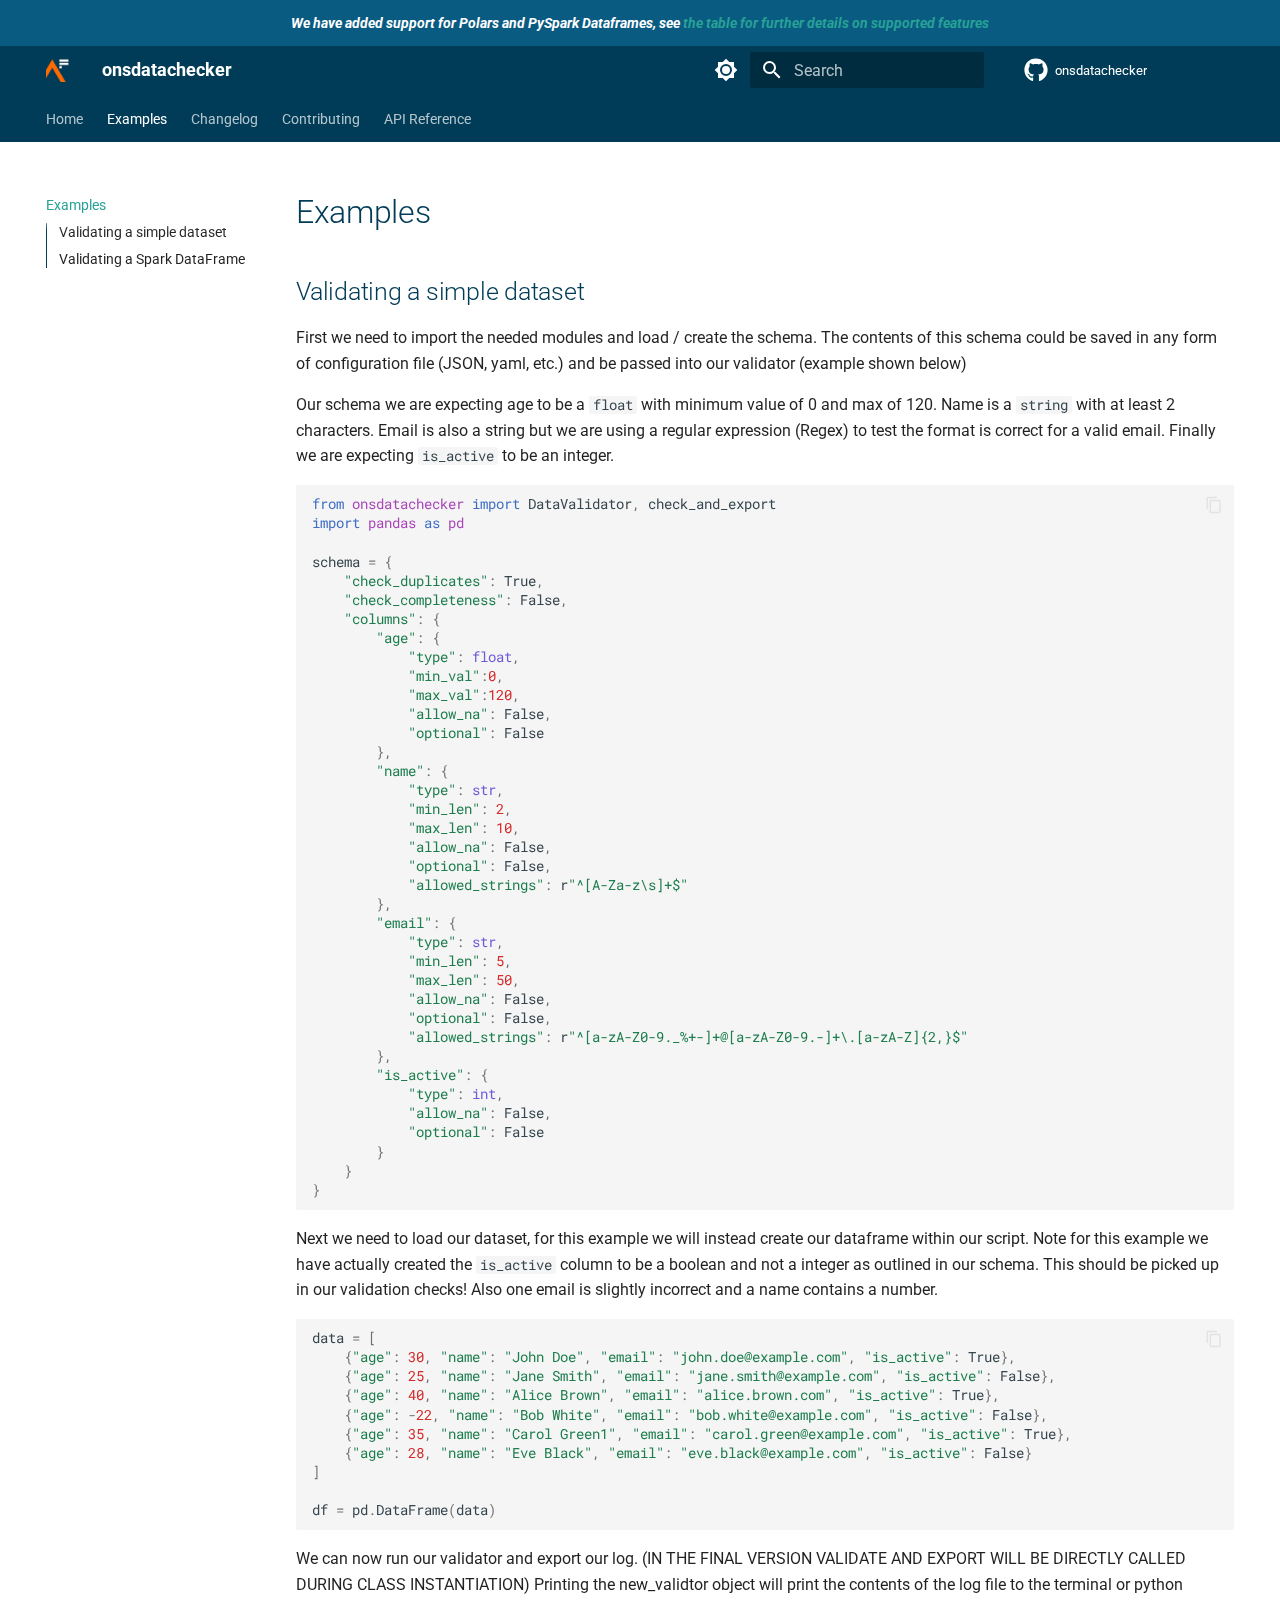
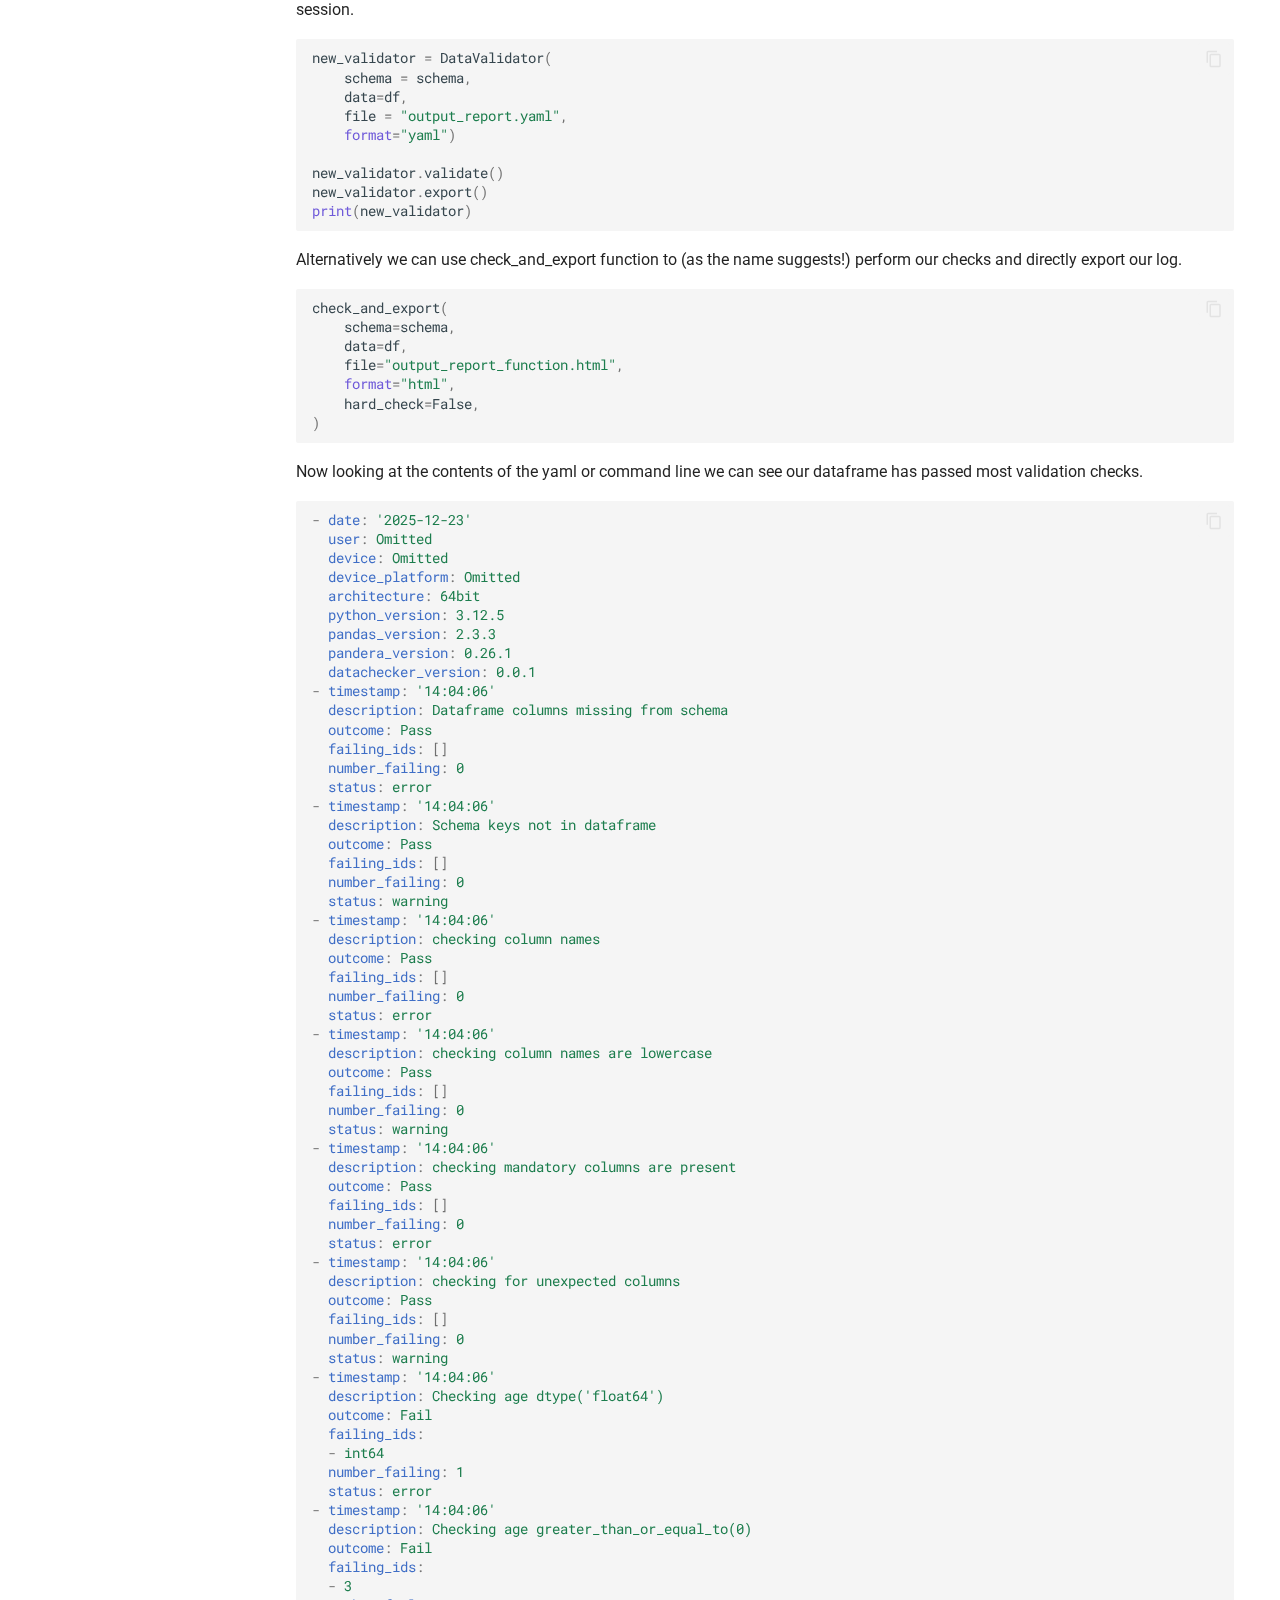
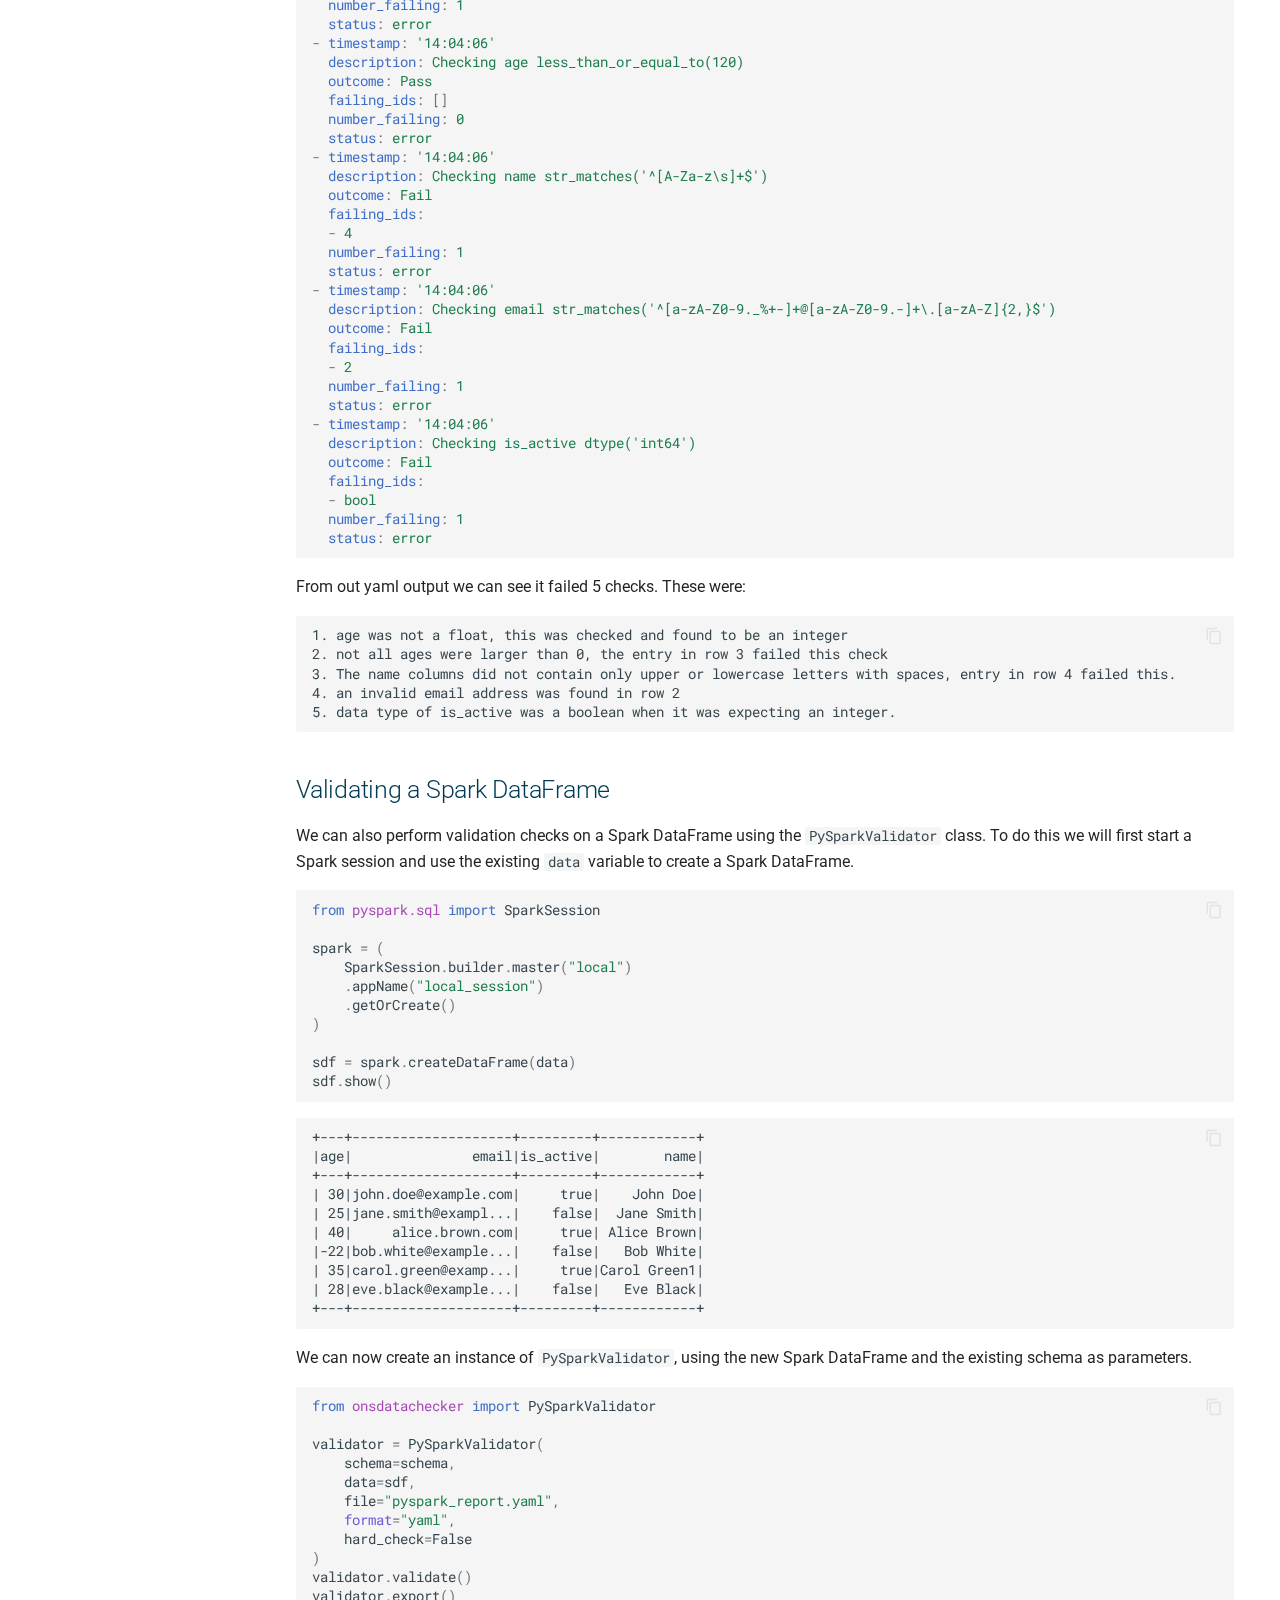
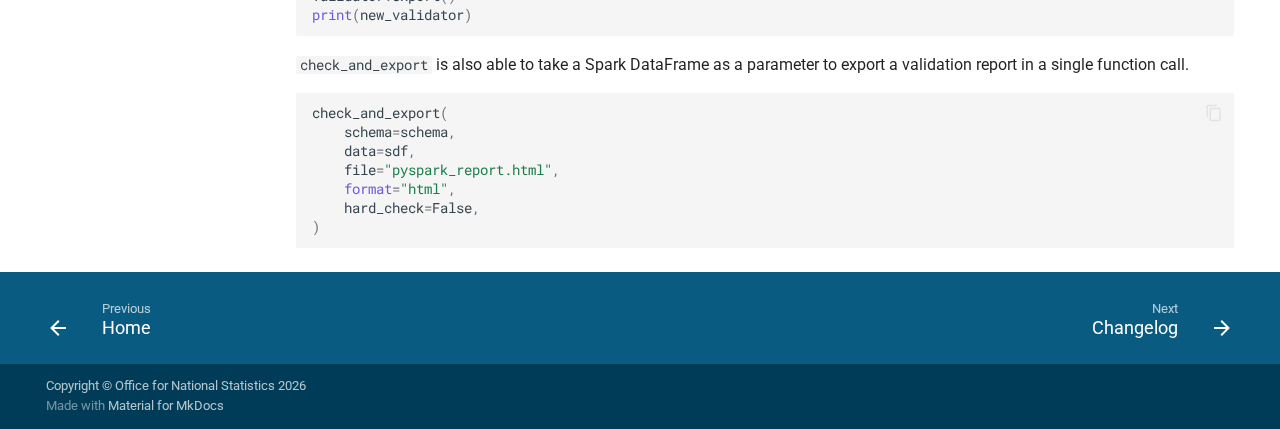
<file: user_guide/examples/index.html>
<!doctype html>
<html lang="en" class="no-js">
  <head>
    
      <meta charset="utf-8">
      <meta name="viewport" content="width=device-width,initial-scale=1">
      
        <meta name="description" content="A Python package for validating datasets against predefined checks.">
      
      
      
      
        <link rel="prev" href="../..">
      
      
        <link rel="next" href="../../changelog/">
      
      
        
      
      
      <link rel="icon" href="../../assets/images/favicon.png">
      <meta name="generator" content="mkdocs-1.6.1, mkdocs-material-9.7.6">
    
    
      
        <title>Examples - onsdatachecker</title>
      
    
    
      <link rel="stylesheet" href="../../assets/stylesheets/main.484c7ddc.min.css">
      
        
        <link rel="stylesheet" href="../../assets/stylesheets/palette.ab4e12ef.min.css">
      
      
  
  
    
      
      
    
  
    
      
      
    
  
    
      
      
    
  
    
      
      
    
  
    
      
      
    
  
    
      
      
    
  
    
      
      
    
  
    
      
      
    
  
    
      
      
    
  
    
      
      
    
  
    
      
      
    
  
    
      
      
    
  
  
  <style>:root{--md-admonition-icon--note:url('data:image/svg+xml;charset=utf-8,%3Csvg%20xmlns%3D%22http%3A//www.w3.org/2000/svg%22%20viewBox%3D%220%200%2016%2016%22%3E%3Cpath%20d%3D%22M1%207.775V2.75C1%201.784%201.784%201%202.75%201h5.025c.464%200%20.91.184%201.238.513l6.25%206.25a1.75%201.75%200%200%201%200%202.474l-5.026%205.026a1.75%201.75%200%200%201-2.474%200l-6.25-6.25A1.75%201.75%200%200%201%201%207.775m1.5%200c0%20.066.026.13.073.177l6.25%206.25a.25.25%200%200%200%20.354%200l5.025-5.025a.25.25%200%200%200%200-.354l-6.25-6.25a.25.25%200%200%200-.177-.073H2.75a.25.25%200%200%200-.25.25ZM6%205a1%201%200%201%201%200%202%201%201%200%200%201%200-2%22/%3E%3C/svg%3E');--md-admonition-icon--abstract:url('data:image/svg+xml;charset=utf-8,%3Csvg%20xmlns%3D%22http%3A//www.w3.org/2000/svg%22%20viewBox%3D%220%200%2016%2016%22%3E%3Cpath%20d%3D%22M2.5%201.75v11.5c0%20.138.112.25.25.25h3.17a.75.75%200%200%201%200%201.5H2.75A1.75%201.75%200%200%201%201%2013.25V1.75C1%20.784%201.784%200%202.75%200h8.5C12.216%200%2013%20.784%2013%201.75v7.736a.75.75%200%200%201-1.5%200V1.75a.25.25%200%200%200-.25-.25h-8.5a.25.25%200%200%200-.25.25m13.274%209.537zl-4.557%204.45a.75.75%200%200%201-1.055-.008l-1.943-1.95a.75.75%200%200%201%201.062-1.058l1.419%201.425%204.026-3.932a.75.75%200%201%201%201.048%201.074M4.75%204h4.5a.75.75%200%200%201%200%201.5h-4.5a.75.75%200%200%201%200-1.5M4%207.75A.75.75%200%200%201%204.75%207h2a.75.75%200%200%201%200%201.5h-2A.75.75%200%200%201%204%207.75%22/%3E%3C/svg%3E');--md-admonition-icon--info:url('data:image/svg+xml;charset=utf-8,%3Csvg%20xmlns%3D%22http%3A//www.w3.org/2000/svg%22%20viewBox%3D%220%200%2016%2016%22%3E%3Cpath%20d%3D%22M0%208a8%208%200%201%201%2016%200A8%208%200%200%201%200%208m8-6.5a6.5%206.5%200%201%200%200%2013%206.5%206.5%200%200%200%200-13M6.5%207.75A.75.75%200%200%201%207.25%207h1a.75.75%200%200%201%20.75.75v2.75h.25a.75.75%200%200%201%200%201.5h-2a.75.75%200%200%201%200-1.5h.25v-2h-.25a.75.75%200%200%201-.75-.75M8%206a1%201%200%201%201%200-2%201%201%200%200%201%200%202%22/%3E%3C/svg%3E');--md-admonition-icon--tip:url('data:image/svg+xml;charset=utf-8,%3Csvg%20xmlns%3D%22http%3A//www.w3.org/2000/svg%22%20viewBox%3D%220%200%2016%2016%22%3E%3Cpath%20d%3D%22M3.499.75a.75.75%200%200%201%201.5%200v.996C5.9%202.903%206.793%203.65%207.662%204.376l.24.202c-.036-.694.055-1.422.426-2.163C9.1.873%2010.794-.045%2012.622.26%2014.408.558%2016%201.94%2016%204.25c0%201.278-.954%202.575-2.44%202.734l.146.508.065.22c.203.701.412%201.455.476%202.226.142%201.707-.4%203.03-1.487%203.898C11.714%2014.671%2010.27%2015%208.75%2015h-6a.75.75%200%200%201%200-1.5h1.376a4.5%204.5%200%200%201-.563-1.191%203.84%203.84%200%200%201-.05-2.063%204.65%204.65%200%200%201-2.025-.293.75.75%200%200%201%20.525-1.406c1.357.507%202.376-.006%202.698-.318l.009-.01a.747.747%200%200%201%201.06%200%20.75.75%200%200%201-.012%201.074c-.912.92-.992%201.835-.768%202.586.221.74.745%201.337%201.196%201.621H8.75c1.343%200%202.398-.296%203.074-.836.635-.507%201.036-1.31.928-2.602-.05-.603-.216-1.224-.422-1.93l-.064-.221c-.12-.407-.246-.84-.353-1.29a2.4%202.4%200%200%201-.507-.441%203.1%203.1%200%200%201-.633-1.248.75.75%200%200%201%201.455-.364c.046.185.144.436.31.627.146.168.353.305.712.305.738%200%201.25-.615%201.25-1.25%200-1.47-.95-2.315-2.123-2.51-1.172-.196-2.227.387-2.706%201.345-.46.92-.27%201.774.019%203.062l.042.19.01.05c.348.443.666.949.94%201.553a.75.75%200%201%201-1.365.62c-.553-1.217-1.32-1.94-2.3-2.768L6.7%205.527c-.814-.68-1.75-1.462-2.692-2.619a3.7%203.7%200%200%200-1.023.88c-.406.495-.663%201.036-.722%201.508.116.122.306.21.591.239.388.038.797-.06%201.032-.19a.75.75%200%200%201%20.728%201.31c-.515.287-1.23.439-1.906.373-.682-.067-1.473-.38-1.879-1.193L.75%205.677V5.5c0-.984.48-1.94%201.077-2.664.46-.559%201.05-1.055%201.673-1.353z%22/%3E%3C/svg%3E');--md-admonition-icon--success:url('data:image/svg+xml;charset=utf-8,%3Csvg%20xmlns%3D%22http%3A//www.w3.org/2000/svg%22%20viewBox%3D%220%200%2016%2016%22%3E%3Cpath%20d%3D%22M13.78%204.22a.75.75%200%200%201%200%201.06l-7.25%207.25a.75.75%200%200%201-1.06%200L2.22%209.28a.75.75%200%200%201%20.018-1.042.75.75%200%200%201%201.042-.018L6%2010.94l6.72-6.72a.75.75%200%200%201%201.06%200%22/%3E%3C/svg%3E');--md-admonition-icon--question:url('data:image/svg+xml;charset=utf-8,%3Csvg%20xmlns%3D%22http%3A//www.w3.org/2000/svg%22%20viewBox%3D%220%200%2016%2016%22%3E%3Cpath%20d%3D%22M0%208a8%208%200%201%201%2016%200A8%208%200%200%201%200%208m8-6.5a6.5%206.5%200%201%200%200%2013%206.5%206.5%200%200%200%200-13M6.92%206.085h.001a.749.749%200%201%201-1.342-.67c.169-.339.436-.701.849-.977C6.845%204.16%207.369%204%208%204a2.76%202.76%200%200%201%201.637.525c.503.377.863.965.863%201.725%200%20.448-.115.83-.329%201.15-.205.307-.47.513-.692.662-.109.072-.22.138-.313.195l-.006.004a6%206%200%200%200-.26.16%201%201%200%200%200-.276.245.75.75%200%200%201-1.248-.832c.184-.264.42-.489.692-.661q.154-.1.313-.195l.007-.004c.1-.061.182-.11.258-.161a1%201%200%200%200%20.277-.245C8.96%206.514%209%206.427%209%206.25a.61.61%200%200%200-.262-.525A1.27%201.27%200%200%200%208%205.5c-.369%200-.595.09-.74.187a1%201%200%200%200-.34.398M9%2011a1%201%200%201%201-2%200%201%201%200%200%201%202%200%22/%3E%3C/svg%3E');--md-admonition-icon--warning:url('data:image/svg+xml;charset=utf-8,%3Csvg%20xmlns%3D%22http%3A//www.w3.org/2000/svg%22%20viewBox%3D%220%200%2016%2016%22%3E%3Cpath%20d%3D%22M6.457%201.047c.659-1.234%202.427-1.234%203.086%200l6.082%2011.378A1.75%201.75%200%200%201%2014.082%2015H1.918a1.75%201.75%200%200%201-1.543-2.575Zm1.763.707a.25.25%200%200%200-.44%200L1.698%2013.132a.25.25%200%200%200%20.22.368h12.164a.25.25%200%200%200%20.22-.368Zm.53%203.996v2.5a.75.75%200%200%201-1.5%200v-2.5a.75.75%200%200%201%201.5%200M9%2011a1%201%200%201%201-2%200%201%201%200%200%201%202%200%22/%3E%3C/svg%3E');--md-admonition-icon--failure:url('data:image/svg+xml;charset=utf-8,%3Csvg%20xmlns%3D%22http%3A//www.w3.org/2000/svg%22%20viewBox%3D%220%200%2016%2016%22%3E%3Cpath%20d%3D%22M2.344%202.343za8%208%200%200%201%2011.314%2011.314A8.002%208.002%200%200%201%20.234%2010.089a8%208%200%200%201%202.11-7.746m1.06%2010.253a6.5%206.5%200%201%200%209.108-9.275%206.5%206.5%200%200%200-9.108%209.275M6.03%204.97%208%206.94l1.97-1.97a.749.749%200%200%201%201.275.326.75.75%200%200%201-.215.734L9.06%208l1.97%201.97a.749.749%200%200%201-.326%201.275.75.75%200%200%201-.734-.215L8%209.06l-1.97%201.97a.749.749%200%200%201-1.275-.326.75.75%200%200%201%20.215-.734L6.94%208%204.97%206.03a.75.75%200%200%201%20.018-1.042.75.75%200%200%201%201.042-.018%22/%3E%3C/svg%3E');--md-admonition-icon--danger:url('data:image/svg+xml;charset=utf-8,%3Csvg%20xmlns%3D%22http%3A//www.w3.org/2000/svg%22%20viewBox%3D%220%200%2016%2016%22%3E%3Cpath%20d%3D%22M9.504.43a1.516%201.516%200%200%201%202.437%201.713L10.415%205.5h2.123c1.57%200%202.346%201.909%201.22%203.004l-7.34%207.142a1.25%201.25%200%200%201-.871.354h-.302a1.25%201.25%200%200%201-1.157-1.723L5.633%2010.5H3.462c-1.57%200-2.346-1.909-1.22-3.004zm1.047%201.074L3.286%208.571A.25.25%200%200%200%203.462%209H6.75a.75.75%200%200%201%20.694%201.034l-1.713%204.188%206.982-6.793A.25.25%200%200%200%2012.538%207H9.25a.75.75%200%200%201-.683-1.06l2.008-4.418.003-.006-.004-.009-.006-.006-.008-.001q-.005%200-.009.004%22/%3E%3C/svg%3E');--md-admonition-icon--bug:url('data:image/svg+xml;charset=utf-8,%3Csvg%20xmlns%3D%22http%3A//www.w3.org/2000/svg%22%20viewBox%3D%220%200%2016%2016%22%3E%3Cpath%20d%3D%22M4.72.22a.75.75%200%200%201%201.06%200l1%20.999a3.5%203.5%200%200%201%202.441%200l.999-1a.748.748%200%200%201%201.265.332.75.75%200%200%201-.205.729l-.775.776c.616.63.995%201.493.995%202.444v.327q0%20.15-.025.292c.408.14.764.392%201.029.722l1.968-.787a.75.75%200%200%201%20.556%201.392L13%207.258V9h2.25a.75.75%200%200%201%200%201.5H13v.5q-.002.615-.141%201.186l2.17.868a.75.75%200%200%201-.557%201.392l-2.184-.873A5%205%200%200%201%208%2016a5%205%200%200%201-4.288-2.427l-2.183.873a.75.75%200%200%201-.558-1.392l2.17-.868A5%205%200%200%201%203%2011v-.5H.75a.75.75%200%200%201%200-1.5H3V7.258L.971%206.446a.75.75%200%200%201%20.558-1.392l1.967.787c.265-.33.62-.583%201.03-.722a1.7%201.7%200%200%201-.026-.292V4.5c0-.951.38-1.814.995-2.444L4.72%201.28a.75.75%200%200%201%200-1.06m.53%206.28a.75.75%200%200%200-.75.75V11a3.5%203.5%200%201%200%207%200V7.25a.75.75%200%200%200-.75-.75ZM6.173%205h3.654A.17.17%200%200%200%2010%204.827V4.5a2%202%200%201%200-4%200v.327c0%20.096.077.173.173.173%22/%3E%3C/svg%3E');--md-admonition-icon--example:url('data:image/svg+xml;charset=utf-8,%3Csvg%20xmlns%3D%22http%3A//www.w3.org/2000/svg%22%20viewBox%3D%220%200%2016%2016%22%3E%3Cpath%20d%3D%22M5%205.782V2.5h-.25a.75.75%200%200%201%200-1.5h6.5a.75.75%200%200%201%200%201.5H11v3.282l3.666%205.76C15.619%2013.04%2014.543%2015%2012.767%2015H3.233c-1.776%200-2.852-1.96-1.899-3.458Zm-2.4%206.565a.75.75%200%200%200%20.633%201.153h9.534a.75.75%200%200%200%20.633-1.153L12.225%2010.5h-8.45ZM9.5%202.5h-3V6c0%20.143-.04.283-.117.403L4.73%209h6.54L9.617%206.403A.75.75%200%200%201%209.5%206Z%22/%3E%3C/svg%3E');--md-admonition-icon--quote:url('data:image/svg+xml;charset=utf-8,%3Csvg%20xmlns%3D%22http%3A//www.w3.org/2000/svg%22%20viewBox%3D%220%200%2016%2016%22%3E%3Cpath%20d%3D%22M1.75%202.5h10.5a.75.75%200%200%201%200%201.5H1.75a.75.75%200%200%201%200-1.5m4%205h8.5a.75.75%200%200%201%200%201.5h-8.5a.75.75%200%200%201%200-1.5m0%205h8.5a.75.75%200%200%201%200%201.5h-8.5a.75.75%200%200%201%200-1.5M2.5%207.75v6a.75.75%200%200%201-1.5%200v-6a.75.75%200%200%201%201.5%200%22/%3E%3C/svg%3E');}</style>



    
    
      
    
    
      
        
        
        <link rel="preconnect" href="https://fonts.gstatic.com" crossorigin>
        <link rel="stylesheet" href="https://fonts.googleapis.com/css?family=Roboto:300,300i,400,400i,700,700i%7CRoboto+Mono:400,400i,700,700i&display=fallback">
        <style>:root{--md-text-font:"Roboto";--md-code-font:"Roboto Mono"}</style>
      
    
    
      <link rel="stylesheet" href="../../assets/_mkdocstrings.css">
    
      <link rel="stylesheet" href="../../assets/mkdocs_custom.css">
    
    <script>__md_scope=new URL("../..",location),__md_hash=e=>[...e].reduce(((e,_)=>(e<<5)-e+_.charCodeAt(0)),0),__md_get=(e,_=localStorage,t=__md_scope)=>JSON.parse(_.getItem(t.pathname+"."+e)),__md_set=(e,_,t=localStorage,a=__md_scope)=>{try{t.setItem(a.pathname+"."+e,JSON.stringify(_))}catch(e){}}</script>
    
      

    
    
  </head>
  
  
    
    
      
    
    
    
    
    <body dir="ltr" data-md-color-scheme="default" data-md-color-primary="custom" data-md-color-accent="custom">
  
    
    <input class="md-toggle" data-md-toggle="drawer" type="checkbox" id="__drawer" autocomplete="off">
    <input class="md-toggle" data-md-toggle="search" type="checkbox" id="__search" autocomplete="off">
    <label class="md-overlay" for="__drawer"></label>
    <div data-md-component="skip">
      
        
        <a href="#examples" class="md-skip">
          Skip to content
        </a>
      
    </div>
    <div data-md-component="announce">
      
        <aside class="md-banner">
          <div class="md-banner__inner md-grid md-typeset">
            
            
  <!-- Add announcement here, including arbitrary HTML -->
  <div style="text-align: center;">
    <strong><em>We have added support for Polars and PySpark Dataframes, see <a href="/#pandas-polars-and-pyspark-check-status">the table for further details on supported features</a></em></strong>
  </div>

          </div>
          
        </aside>
      
    </div>
    
    
      

  

<header class="md-header md-header--shadow md-header--lifted" data-md-component="header">
  <nav class="md-header__inner md-grid" aria-label="Header">
    <a href="../.." title="onsdatachecker" class="md-header__button md-logo" aria-label="onsdatachecker" data-md-component="logo">
      
  <img src="../../images/af.png" alt="logo">

    </a>
    <label class="md-header__button md-icon" for="__drawer">
      
      <svg xmlns="http://www.w3.org/2000/svg" viewBox="0 0 24 24"><path d="M3 6h18v2H3zm0 5h18v2H3zm0 5h18v2H3z"/></svg>
    </label>
    <div class="md-header__title" data-md-component="header-title">
      <div class="md-header__ellipsis">
        <div class="md-header__topic">
          <span class="md-ellipsis">
            onsdatachecker
          </span>
        </div>
        <div class="md-header__topic" data-md-component="header-topic">
          <span class="md-ellipsis">
            
              Examples
            
          </span>
        </div>
      </div>
    </div>
    
      
        <form class="md-header__option" data-md-component="palette">
  
    
    
    
    <input class="md-option" data-md-color-media="(prefers-color-scheme: light)" data-md-color-scheme="default" data-md-color-primary="custom" data-md-color-accent="custom"  aria-label="Switch to dark mode"  type="radio" name="__palette" id="__palette_0">
    
      <label class="md-header__button md-icon" title="Switch to dark mode" for="__palette_1" hidden>
        <svg xmlns="http://www.w3.org/2000/svg" viewBox="0 0 24 24"><path d="M12 8a4 4 0 0 0-4 4 4 4 0 0 0 4 4 4 4 0 0 0 4-4 4 4 0 0 0-4-4m0 10a6 6 0 0 1-6-6 6 6 0 0 1 6-6 6 6 0 0 1 6 6 6 6 0 0 1-6 6m8-9.31V4h-4.69L12 .69 8.69 4H4v4.69L.69 12 4 15.31V20h4.69L12 23.31 15.31 20H20v-4.69L23.31 12z"/></svg>
      </label>
    
  
    
    
    
    <input class="md-option" data-md-color-media="(prefers-color-scheme: dark)" data-md-color-scheme="slate" data-md-color-primary="custom" data-md-color-accent="red"  aria-label="Switch to light mode"  type="radio" name="__palette" id="__palette_1">
    
      <label class="md-header__button md-icon" title="Switch to light mode" for="__palette_0" hidden>
        <svg xmlns="http://www.w3.org/2000/svg" viewBox="0 0 24 24"><path d="M12 18c-.89 0-1.74-.2-2.5-.55C11.56 16.5 13 14.42 13 12s-1.44-4.5-3.5-5.45C10.26 6.2 11.11 6 12 6a6 6 0 0 1 6 6 6 6 0 0 1-6 6m8-9.31V4h-4.69L12 .69 8.69 4H4v4.69L.69 12 4 15.31V20h4.69L12 23.31 15.31 20H20v-4.69L23.31 12z"/></svg>
      </label>
    
  
</form>
      
    
    
      <script>var palette=__md_get("__palette");if(palette&&palette.color){if("(prefers-color-scheme)"===palette.color.media){var media=matchMedia("(prefers-color-scheme: light)"),input=document.querySelector(media.matches?"[data-md-color-media='(prefers-color-scheme: light)']":"[data-md-color-media='(prefers-color-scheme: dark)']");palette.color.media=input.getAttribute("data-md-color-media"),palette.color.scheme=input.getAttribute("data-md-color-scheme"),palette.color.primary=input.getAttribute("data-md-color-primary"),palette.color.accent=input.getAttribute("data-md-color-accent")}for(var[key,value]of Object.entries(palette.color))document.body.setAttribute("data-md-color-"+key,value)}</script>
    
    
    
      
      
        <label class="md-header__button md-icon" for="__search">
          
          <svg xmlns="http://www.w3.org/2000/svg" viewBox="0 0 24 24"><path d="M9.5 3A6.5 6.5 0 0 1 16 9.5c0 1.61-.59 3.09-1.56 4.23l.27.27h.79l5 5-1.5 1.5-5-5v-.79l-.27-.27A6.52 6.52 0 0 1 9.5 16 6.5 6.5 0 0 1 3 9.5 6.5 6.5 0 0 1 9.5 3m0 2C7 5 5 7 5 9.5S7 14 9.5 14 14 12 14 9.5 12 5 9.5 5"/></svg>
        </label>
        <div class="md-search" data-md-component="search" role="dialog">
  <label class="md-search__overlay" for="__search"></label>
  <div class="md-search__inner" role="search">
    <form class="md-search__form" name="search">
      <input type="text" class="md-search__input" name="query" aria-label="Search" placeholder="Search" autocapitalize="off" autocorrect="off" autocomplete="off" spellcheck="false" data-md-component="search-query" required>
      <label class="md-search__icon md-icon" for="__search">
        
        <svg xmlns="http://www.w3.org/2000/svg" viewBox="0 0 24 24"><path d="M9.5 3A6.5 6.5 0 0 1 16 9.5c0 1.61-.59 3.09-1.56 4.23l.27.27h.79l5 5-1.5 1.5-5-5v-.79l-.27-.27A6.52 6.52 0 0 1 9.5 16 6.5 6.5 0 0 1 3 9.5 6.5 6.5 0 0 1 9.5 3m0 2C7 5 5 7 5 9.5S7 14 9.5 14 14 12 14 9.5 12 5 9.5 5"/></svg>
        
        <svg xmlns="http://www.w3.org/2000/svg" viewBox="0 0 24 24"><path d="M20 11v2H8l5.5 5.5-1.42 1.42L4.16 12l7.92-7.92L13.5 5.5 8 11z"/></svg>
      </label>
      <nav class="md-search__options" aria-label="Search">
        
        <button type="reset" class="md-search__icon md-icon" title="Clear" aria-label="Clear" tabindex="-1">
          
          <svg xmlns="http://www.w3.org/2000/svg" viewBox="0 0 24 24"><path d="M19 6.41 17.59 5 12 10.59 6.41 5 5 6.41 10.59 12 5 17.59 6.41 19 12 13.41 17.59 19 19 17.59 13.41 12z"/></svg>
        </button>
      </nav>
      
        <div class="md-search__suggest" data-md-component="search-suggest"></div>
      
    </form>
    <div class="md-search__output">
      <div class="md-search__scrollwrap" tabindex="0" data-md-scrollfix>
        <div class="md-search-result" data-md-component="search-result">
          <div class="md-search-result__meta">
            Initializing search
          </div>
          <ol class="md-search-result__list" role="presentation"></ol>
        </div>
      </div>
    </div>
  </div>
</div>
      
    
    
      <div class="md-header__source">
        <a href="https://github.com/ONSdigital/onsdatachecker" title="Go to repository" class="md-source" data-md-component="source">
  <div class="md-source__icon md-icon">
    
    <svg xmlns="http://www.w3.org/2000/svg" viewBox="0 0 512 512"><!--! Font Awesome Free 7.1.0 by @fontawesome - https://fontawesome.com License - https://fontawesome.com/license/free (Icons: CC BY 4.0, Fonts: SIL OFL 1.1, Code: MIT License) Copyright 2025 Fonticons, Inc.--><path d="M173.9 397.4c0 2-2.3 3.6-5.2 3.6-3.3.3-5.6-1.3-5.6-3.6 0-2 2.3-3.6 5.2-3.6 3-.3 5.6 1.3 5.6 3.6m-31.1-4.5c-.7 2 1.3 4.3 4.3 4.9 2.6 1 5.6 0 6.2-2s-1.3-4.3-4.3-5.2c-2.6-.7-5.5.3-6.2 2.3m44.2-1.7c-2.9.7-4.9 2.6-4.6 4.9.3 2 2.9 3.3 5.9 2.6 2.9-.7 4.9-2.6 4.6-4.6-.3-1.9-3-3.2-5.9-2.9M252.8 8C114.1 8 8 113.3 8 252c0 110.9 69.8 205.8 169.5 239.2 12.8 2.3 17.3-5.6 17.3-12.1 0-6.2-.3-40.4-.3-61.4 0 0-70 15-84.7-29.8 0 0-11.4-29.1-27.8-36.6 0 0-22.9-15.7 1.6-15.4 0 0 24.9 2 38.6 25.8 21.9 38.6 58.6 27.5 72.9 20.9 2.3-16 8.8-27.1 16-33.7-55.9-6.2-112.3-14.3-112.3-110.5 0-27.5 7.6-41.3 23.6-58.9-2.6-6.5-11.1-33.3 2.6-67.9 20.9-6.5 69 27 69 27 20-5.6 41.5-8.5 62.8-8.5s42.8 2.9 62.8 8.5c0 0 48.1-33.6 69-27 13.7 34.7 5.2 61.4 2.6 67.9 16 17.7 25.8 31.5 25.8 58.9 0 96.5-58.9 104.2-114.8 110.5 9.2 7.9 17 22.9 17 46.4 0 33.7-.3 75.4-.3 83.6 0 6.5 4.6 14.4 17.3 12.1C436.2 457.8 504 362.9 504 252 504 113.3 391.5 8 252.8 8M105.2 352.9c-1.3 1-1 3.3.7 5.2 1.6 1.6 3.9 2.3 5.2 1 1.3-1 1-3.3-.7-5.2-1.6-1.6-3.9-2.3-5.2-1m-10.8-8.1c-.7 1.3.3 2.9 2.3 3.9 1.6 1 3.6.7 4.3-.7.7-1.3-.3-2.9-2.3-3.9-2-.6-3.6-.3-4.3.7m32.4 35.6c-1.6 1.3-1 4.3 1.3 6.2 2.3 2.3 5.2 2.6 6.5 1 1.3-1.3.7-4.3-1.3-6.2-2.2-2.3-5.2-2.6-6.5-1m-11.4-14.7c-1.6 1-1.6 3.6 0 5.9s4.3 3.3 5.6 2.3c1.6-1.3 1.6-3.9 0-6.2-1.4-2.3-4-3.3-5.6-2"/></svg>
  </div>
  <div class="md-source__repository">
    onsdatachecker
  </div>
</a>
      </div>
    
  </nav>
  
    
      
<nav class="md-tabs" aria-label="Tabs" data-md-component="tabs">
  <div class="md-grid">
    <ul class="md-tabs__list">
      
        
  
  
  
  
    <li class="md-tabs__item">
      <a href="../.." class="md-tabs__link">
        
  
  
    
  
  Home

      </a>
    </li>
  

      
        
  
  
  
    
  
  
    <li class="md-tabs__item md-tabs__item--active">
      <a href="./" class="md-tabs__link">
        
  
  
    
  
  Examples

      </a>
    </li>
  

      
        
  
  
  
  
    <li class="md-tabs__item">
      <a href="../../changelog/" class="md-tabs__link">
        
  
  
    
  
  Changelog

      </a>
    </li>
  

      
        
  
  
  
  
    
    
      <li class="md-tabs__item">
        <a href="../../contributor_guide/CONTRIBUTING/" class="md-tabs__link">
          
  
  
  Contributing

        </a>
      </li>
    
  

      
        
  
  
  
  
    
    
      <li class="md-tabs__item">
        <a href="../../api_reference/main/" class="md-tabs__link">
          
  
  
  API Reference

        </a>
      </li>
    
  

      
    </ul>
  </div>
</nav>
    
  
</header>
    
    <div class="md-container" data-md-component="container">
      
      
        
      
      <main class="md-main" data-md-component="main">
        <div class="md-main__inner md-grid">
          
            
              
              <div class="md-sidebar md-sidebar--primary" data-md-component="sidebar" data-md-type="navigation" >
                <div class="md-sidebar__scrollwrap">
                  <div class="md-sidebar__inner">
                    


  


  

<nav class="md-nav md-nav--primary md-nav--lifted md-nav--integrated" aria-label="Navigation" data-md-level="0">
  <label class="md-nav__title" for="__drawer">
    <a href="../.." title="onsdatachecker" class="md-nav__button md-logo" aria-label="onsdatachecker" data-md-component="logo">
      
  <img src="../../images/af.png" alt="logo">

    </a>
    onsdatachecker
  </label>
  
    <div class="md-nav__source">
      <a href="https://github.com/ONSdigital/onsdatachecker" title="Go to repository" class="md-source" data-md-component="source">
  <div class="md-source__icon md-icon">
    
    <svg xmlns="http://www.w3.org/2000/svg" viewBox="0 0 512 512"><!--! Font Awesome Free 7.1.0 by @fontawesome - https://fontawesome.com License - https://fontawesome.com/license/free (Icons: CC BY 4.0, Fonts: SIL OFL 1.1, Code: MIT License) Copyright 2025 Fonticons, Inc.--><path d="M173.9 397.4c0 2-2.3 3.6-5.2 3.6-3.3.3-5.6-1.3-5.6-3.6 0-2 2.3-3.6 5.2-3.6 3-.3 5.6 1.3 5.6 3.6m-31.1-4.5c-.7 2 1.3 4.3 4.3 4.9 2.6 1 5.6 0 6.2-2s-1.3-4.3-4.3-5.2c-2.6-.7-5.5.3-6.2 2.3m44.2-1.7c-2.9.7-4.9 2.6-4.6 4.9.3 2 2.9 3.3 5.9 2.6 2.9-.7 4.9-2.6 4.6-4.6-.3-1.9-3-3.2-5.9-2.9M252.8 8C114.1 8 8 113.3 8 252c0 110.9 69.8 205.8 169.5 239.2 12.8 2.3 17.3-5.6 17.3-12.1 0-6.2-.3-40.4-.3-61.4 0 0-70 15-84.7-29.8 0 0-11.4-29.1-27.8-36.6 0 0-22.9-15.7 1.6-15.4 0 0 24.9 2 38.6 25.8 21.9 38.6 58.6 27.5 72.9 20.9 2.3-16 8.8-27.1 16-33.7-55.9-6.2-112.3-14.3-112.3-110.5 0-27.5 7.6-41.3 23.6-58.9-2.6-6.5-11.1-33.3 2.6-67.9 20.9-6.5 69 27 69 27 20-5.6 41.5-8.5 62.8-8.5s42.8 2.9 62.8 8.5c0 0 48.1-33.6 69-27 13.7 34.7 5.2 61.4 2.6 67.9 16 17.7 25.8 31.5 25.8 58.9 0 96.5-58.9 104.2-114.8 110.5 9.2 7.9 17 22.9 17 46.4 0 33.7-.3 75.4-.3 83.6 0 6.5 4.6 14.4 17.3 12.1C436.2 457.8 504 362.9 504 252 504 113.3 391.5 8 252.8 8M105.2 352.9c-1.3 1-1 3.3.7 5.2 1.6 1.6 3.9 2.3 5.2 1 1.3-1 1-3.3-.7-5.2-1.6-1.6-3.9-2.3-5.2-1m-10.8-8.1c-.7 1.3.3 2.9 2.3 3.9 1.6 1 3.6.7 4.3-.7.7-1.3-.3-2.9-2.3-3.9-2-.6-3.6-.3-4.3.7m32.4 35.6c-1.6 1.3-1 4.3 1.3 6.2 2.3 2.3 5.2 2.6 6.5 1 1.3-1.3.7-4.3-1.3-6.2-2.2-2.3-5.2-2.6-6.5-1m-11.4-14.7c-1.6 1-1.6 3.6 0 5.9s4.3 3.3 5.6 2.3c1.6-1.3 1.6-3.9 0-6.2-1.4-2.3-4-3.3-5.6-2"/></svg>
  </div>
  <div class="md-source__repository">
    onsdatachecker
  </div>
</a>
    </div>
  
  <ul class="md-nav__list" data-md-scrollfix>
    
      
      
  
  
  
  
    <li class="md-nav__item">
      <a href="../.." class="md-nav__link">
        
  
  
  <span class="md-ellipsis">
    
  
    Home
  

    
  </span>
  
  

      </a>
    </li>
  

    
      
      
  
  
    
  
  
  
    <li class="md-nav__item md-nav__item--active">
      
      <input class="md-nav__toggle md-toggle" type="checkbox" id="__toc">
      
      
        
      
      
        <label class="md-nav__link md-nav__link--active" for="__toc">
          
  
  
  <span class="md-ellipsis">
    
  
    Examples
  

    
  </span>
  
  

          <span class="md-nav__icon md-icon"></span>
        </label>
      
      <a href="./" class="md-nav__link md-nav__link--active">
        
  
  
  <span class="md-ellipsis">
    
  
    Examples
  

    
  </span>
  
  

      </a>
      
        

<nav class="md-nav md-nav--secondary" aria-label="Table of contents">
  
  
  
    
  
  
    <label class="md-nav__title" for="__toc">
      <span class="md-nav__icon md-icon"></span>
      Table of contents
    </label>
    <ul class="md-nav__list" data-md-component="toc" data-md-scrollfix>
      
        <li class="md-nav__item">
  <a href="#validating-a-simple-dataset" class="md-nav__link">
    <span class="md-ellipsis">
      
        Validating a simple dataset
      
    </span>
  </a>
  
</li>
      
        <li class="md-nav__item">
  <a href="#validating-a-spark-dataframe" class="md-nav__link">
    <span class="md-ellipsis">
      
        Validating a Spark DataFrame
      
    </span>
  </a>
  
</li>
      
    </ul>
  
</nav>
      
    </li>
  

    
      
      
  
  
  
  
    <li class="md-nav__item">
      <a href="../../changelog/" class="md-nav__link">
        
  
  
  <span class="md-ellipsis">
    
  
    Changelog
  

    
  </span>
  
  

      </a>
    </li>
  

    
      
      
  
  
  
  
    
    
    
    
      
      
        
      
    
    
    <li class="md-nav__item md-nav__item--nested">
      
        
        
          
        
        <input class="md-nav__toggle md-toggle md-toggle--indeterminate" type="checkbox" id="__nav_4" >
        
          
          <label class="md-nav__link" for="__nav_4" id="__nav_4_label" tabindex="0">
            
  
  
  <span class="md-ellipsis">
    
  
    Contributing
  

    
  </span>
  
  

            <span class="md-nav__icon md-icon"></span>
          </label>
        
        <nav class="md-nav" data-md-level="1" aria-labelledby="__nav_4_label" aria-expanded="false">
          <label class="md-nav__title" for="__nav_4">
            <span class="md-nav__icon md-icon"></span>
            
  
    Contributing
  

          </label>
          <ul class="md-nav__list" data-md-scrollfix>
            
              
                
  
  
  
  
    <li class="md-nav__item">
      <a href="../../contributor_guide/CONTRIBUTING/" class="md-nav__link">
        
  
  
  <span class="md-ellipsis">
    
  
    Contributing Guide
  

    
  </span>
  
  

      </a>
    </li>
  

              
            
              
                
  
  
  
  
    <li class="md-nav__item">
      <a href="../../contributor_guide/CODE_OF_CONDUCT/" class="md-nav__link">
        
  
  
  <span class="md-ellipsis">
    
  
    Code of Conduct
  

    
  </span>
  
  

      </a>
    </li>
  

              
            
              
                
  
  
  
  
    <li class="md-nav__item">
      <a href="../../contributor_guide/using_pytest/" class="md-nav__link">
        
  
  
  <span class="md-ellipsis">
    
  
    Using Pytest
  

    
  </span>
  
  

      </a>
    </li>
  

              
            
          </ul>
        </nav>
      
    </li>
  

    
      
      
  
  
  
  
    
    
    
    
      
      
        
      
    
    
    <li class="md-nav__item md-nav__item--nested">
      
        
        
          
        
        <input class="md-nav__toggle md-toggle md-toggle--indeterminate" type="checkbox" id="__nav_5" >
        
          
          <label class="md-nav__link" for="__nav_5" id="__nav_5_label" tabindex="0">
            
  
  
  <span class="md-ellipsis">
    
  
    API Reference
  

    
  </span>
  
  

            <span class="md-nav__icon md-icon"></span>
          </label>
        
        <nav class="md-nav" data-md-level="1" aria-labelledby="__nav_5_label" aria-expanded="false">
          <label class="md-nav__title" for="__nav_5">
            <span class="md-nav__icon md-icon"></span>
            
  
    API Reference
  

          </label>
          <ul class="md-nav__list" data-md-scrollfix>
            
              
                
  
  
  
  
    <li class="md-nav__item">
      <a href="../../api_reference/main/" class="md-nav__link">
        
  
  
  <span class="md-ellipsis">
    
  
    main
  

    
  </span>
  
  

      </a>
    </li>
  

              
            
              
                
  
  
  
  
    <li class="md-nav__item">
      <a href="../../api_reference/checks/" class="md-nav__link">
        
  
  
  <span class="md-ellipsis">
    
  
    checks
  

    
  </span>
  
  

      </a>
    </li>
  

              
            
              
                
  
  
  
  
    <li class="md-nav__item">
      <a href="../../api_reference/schema_loader/" class="md-nav__link">
        
  
  
  <span class="md-ellipsis">
    
  
    schema loader
  

    
  </span>
  
  

      </a>
    </li>
  

              
            
              
                
  
  
  
  
    <li class="md-nav__item">
      <a href="../../api_reference/validator_exporter/" class="md-nav__link">
        
  
  
  <span class="md-ellipsis">
    
  
    validator exporter
  

    
  </span>
  
  

      </a>
    </li>
  

              
            
          </ul>
        </nav>
      
    </li>
  

    
  </ul>
</nav>
                  </div>
                </div>
              </div>
            
            
          
          
            <div class="md-content" data-md-component="content">
              
                



  


              
              <article class="md-content__inner md-typeset">
                
                  


  
  


<h1 id="examples">Examples</h1>
<h2 id="validating-a-simple-dataset">Validating a simple dataset</h2>
<p>First we need to import the needed modules and load / create the schema. The contents of this schema could be saved in any form of configuration file (JSON, yaml, etc.) and be passed into our validator (example shown below)</p>
<p>Our schema we are expecting age to be a <code>float</code> with minimum value of 0 and max of 120. Name is a <code>string</code> with at least 2 characters. Email is also a string but we are using a regular expression (Regex) to test the format is correct for a valid email. Finally we are expecting <code>is_active</code> to be an integer.</p>
<div class="language-Python highlight"><pre><span></span><code><span id="__span-0-1"><a id="__codelineno-0-1" name="__codelineno-0-1" href="#__codelineno-0-1"></a><span class="kn">from</span><span class="w"> </span><span class="nn">onsdatachecker</span><span class="w"> </span><span class="kn">import</span> <span class="n">DataValidator</span><span class="p">,</span> <span class="n">check_and_export</span>
</span><span id="__span-0-2"><a id="__codelineno-0-2" name="__codelineno-0-2" href="#__codelineno-0-2"></a><span class="kn">import</span><span class="w"> </span><span class="nn">pandas</span><span class="w"> </span><span class="k">as</span><span class="w"> </span><span class="nn">pd</span>
</span><span id="__span-0-3"><a id="__codelineno-0-3" name="__codelineno-0-3" href="#__codelineno-0-3"></a>
</span><span id="__span-0-4"><a id="__codelineno-0-4" name="__codelineno-0-4" href="#__codelineno-0-4"></a><span class="n">schema</span> <span class="o">=</span> <span class="p">{</span>
</span><span id="__span-0-5"><a id="__codelineno-0-5" name="__codelineno-0-5" href="#__codelineno-0-5"></a>    <span class="s2">&quot;check_duplicates&quot;</span><span class="p">:</span> <span class="kc">True</span><span class="p">,</span>
</span><span id="__span-0-6"><a id="__codelineno-0-6" name="__codelineno-0-6" href="#__codelineno-0-6"></a>    <span class="s2">&quot;check_completeness&quot;</span><span class="p">:</span> <span class="kc">False</span><span class="p">,</span>
</span><span id="__span-0-7"><a id="__codelineno-0-7" name="__codelineno-0-7" href="#__codelineno-0-7"></a>    <span class="s2">&quot;columns&quot;</span><span class="p">:</span> <span class="p">{</span>
</span><span id="__span-0-8"><a id="__codelineno-0-8" name="__codelineno-0-8" href="#__codelineno-0-8"></a>        <span class="s2">&quot;age&quot;</span><span class="p">:</span> <span class="p">{</span>
</span><span id="__span-0-9"><a id="__codelineno-0-9" name="__codelineno-0-9" href="#__codelineno-0-9"></a>            <span class="s2">&quot;type&quot;</span><span class="p">:</span> <span class="nb">float</span><span class="p">,</span>
</span><span id="__span-0-10"><a id="__codelineno-0-10" name="__codelineno-0-10" href="#__codelineno-0-10"></a>            <span class="s2">&quot;min_val&quot;</span><span class="p">:</span><span class="mi">0</span><span class="p">,</span>
</span><span id="__span-0-11"><a id="__codelineno-0-11" name="__codelineno-0-11" href="#__codelineno-0-11"></a>            <span class="s2">&quot;max_val&quot;</span><span class="p">:</span><span class="mi">120</span><span class="p">,</span>
</span><span id="__span-0-12"><a id="__codelineno-0-12" name="__codelineno-0-12" href="#__codelineno-0-12"></a>            <span class="s2">&quot;allow_na&quot;</span><span class="p">:</span> <span class="kc">False</span><span class="p">,</span>
</span><span id="__span-0-13"><a id="__codelineno-0-13" name="__codelineno-0-13" href="#__codelineno-0-13"></a>            <span class="s2">&quot;optional&quot;</span><span class="p">:</span> <span class="kc">False</span>
</span><span id="__span-0-14"><a id="__codelineno-0-14" name="__codelineno-0-14" href="#__codelineno-0-14"></a>        <span class="p">},</span>
</span><span id="__span-0-15"><a id="__codelineno-0-15" name="__codelineno-0-15" href="#__codelineno-0-15"></a>        <span class="s2">&quot;name&quot;</span><span class="p">:</span> <span class="p">{</span>
</span><span id="__span-0-16"><a id="__codelineno-0-16" name="__codelineno-0-16" href="#__codelineno-0-16"></a>            <span class="s2">&quot;type&quot;</span><span class="p">:</span> <span class="nb">str</span><span class="p">,</span>
</span><span id="__span-0-17"><a id="__codelineno-0-17" name="__codelineno-0-17" href="#__codelineno-0-17"></a>            <span class="s2">&quot;min_len&quot;</span><span class="p">:</span> <span class="mi">2</span><span class="p">,</span>
</span><span id="__span-0-18"><a id="__codelineno-0-18" name="__codelineno-0-18" href="#__codelineno-0-18"></a>            <span class="s2">&quot;max_len&quot;</span><span class="p">:</span> <span class="mi">10</span><span class="p">,</span>
</span><span id="__span-0-19"><a id="__codelineno-0-19" name="__codelineno-0-19" href="#__codelineno-0-19"></a>            <span class="s2">&quot;allow_na&quot;</span><span class="p">:</span> <span class="kc">False</span><span class="p">,</span>
</span><span id="__span-0-20"><a id="__codelineno-0-20" name="__codelineno-0-20" href="#__codelineno-0-20"></a>            <span class="s2">&quot;optional&quot;</span><span class="p">:</span> <span class="kc">False</span><span class="p">,</span>
</span><span id="__span-0-21"><a id="__codelineno-0-21" name="__codelineno-0-21" href="#__codelineno-0-21"></a>            <span class="s2">&quot;allowed_strings&quot;</span><span class="p">:</span> <span class="sa">r</span><span class="s2">&quot;^[A-Za-z\s]+$&quot;</span>
</span><span id="__span-0-22"><a id="__codelineno-0-22" name="__codelineno-0-22" href="#__codelineno-0-22"></a>        <span class="p">},</span>
</span><span id="__span-0-23"><a id="__codelineno-0-23" name="__codelineno-0-23" href="#__codelineno-0-23"></a>        <span class="s2">&quot;email&quot;</span><span class="p">:</span> <span class="p">{</span>
</span><span id="__span-0-24"><a id="__codelineno-0-24" name="__codelineno-0-24" href="#__codelineno-0-24"></a>            <span class="s2">&quot;type&quot;</span><span class="p">:</span> <span class="nb">str</span><span class="p">,</span>
</span><span id="__span-0-25"><a id="__codelineno-0-25" name="__codelineno-0-25" href="#__codelineno-0-25"></a>            <span class="s2">&quot;min_len&quot;</span><span class="p">:</span> <span class="mi">5</span><span class="p">,</span>
</span><span id="__span-0-26"><a id="__codelineno-0-26" name="__codelineno-0-26" href="#__codelineno-0-26"></a>            <span class="s2">&quot;max_len&quot;</span><span class="p">:</span> <span class="mi">50</span><span class="p">,</span>
</span><span id="__span-0-27"><a id="__codelineno-0-27" name="__codelineno-0-27" href="#__codelineno-0-27"></a>            <span class="s2">&quot;allow_na&quot;</span><span class="p">:</span> <span class="kc">False</span><span class="p">,</span>
</span><span id="__span-0-28"><a id="__codelineno-0-28" name="__codelineno-0-28" href="#__codelineno-0-28"></a>            <span class="s2">&quot;optional&quot;</span><span class="p">:</span> <span class="kc">False</span><span class="p">,</span>
</span><span id="__span-0-29"><a id="__codelineno-0-29" name="__codelineno-0-29" href="#__codelineno-0-29"></a>            <span class="s2">&quot;allowed_strings&quot;</span><span class="p">:</span> <span class="sa">r</span><span class="s2">&quot;^[a-zA-Z0-9._%+-]+@[a-zA-Z0-9.-]+\.[a-zA-Z]{2,}$&quot;</span>
</span><span id="__span-0-30"><a id="__codelineno-0-30" name="__codelineno-0-30" href="#__codelineno-0-30"></a>        <span class="p">},</span>
</span><span id="__span-0-31"><a id="__codelineno-0-31" name="__codelineno-0-31" href="#__codelineno-0-31"></a>        <span class="s2">&quot;is_active&quot;</span><span class="p">:</span> <span class="p">{</span>
</span><span id="__span-0-32"><a id="__codelineno-0-32" name="__codelineno-0-32" href="#__codelineno-0-32"></a>            <span class="s2">&quot;type&quot;</span><span class="p">:</span> <span class="nb">int</span><span class="p">,</span>
</span><span id="__span-0-33"><a id="__codelineno-0-33" name="__codelineno-0-33" href="#__codelineno-0-33"></a>            <span class="s2">&quot;allow_na&quot;</span><span class="p">:</span> <span class="kc">False</span><span class="p">,</span>
</span><span id="__span-0-34"><a id="__codelineno-0-34" name="__codelineno-0-34" href="#__codelineno-0-34"></a>            <span class="s2">&quot;optional&quot;</span><span class="p">:</span> <span class="kc">False</span>
</span><span id="__span-0-35"><a id="__codelineno-0-35" name="__codelineno-0-35" href="#__codelineno-0-35"></a>        <span class="p">}</span>
</span><span id="__span-0-36"><a id="__codelineno-0-36" name="__codelineno-0-36" href="#__codelineno-0-36"></a>    <span class="p">}</span>
</span><span id="__span-0-37"><a id="__codelineno-0-37" name="__codelineno-0-37" href="#__codelineno-0-37"></a><span class="p">}</span>
</span></code></pre></div>
<p>Next we need to load our dataset, for this example we will instead create our dataframe within our script. Note for this example we have actually created the <code>is_active</code> column to be a boolean and not a integer as outlined in our schema. This should be picked up in our validation checks! Also one email is slightly incorrect and a name contains a number.</p>
<div class="language-Python highlight"><pre><span></span><code><span id="__span-1-1"><a id="__codelineno-1-1" name="__codelineno-1-1" href="#__codelineno-1-1"></a><span class="n">data</span> <span class="o">=</span> <span class="p">[</span>
</span><span id="__span-1-2"><a id="__codelineno-1-2" name="__codelineno-1-2" href="#__codelineno-1-2"></a>    <span class="p">{</span><span class="s2">&quot;age&quot;</span><span class="p">:</span> <span class="mi">30</span><span class="p">,</span> <span class="s2">&quot;name&quot;</span><span class="p">:</span> <span class="s2">&quot;John Doe&quot;</span><span class="p">,</span> <span class="s2">&quot;email&quot;</span><span class="p">:</span> <span class="s2">&quot;john.doe@example.com&quot;</span><span class="p">,</span> <span class="s2">&quot;is_active&quot;</span><span class="p">:</span> <span class="kc">True</span><span class="p">},</span>
</span><span id="__span-1-3"><a id="__codelineno-1-3" name="__codelineno-1-3" href="#__codelineno-1-3"></a>    <span class="p">{</span><span class="s2">&quot;age&quot;</span><span class="p">:</span> <span class="mi">25</span><span class="p">,</span> <span class="s2">&quot;name&quot;</span><span class="p">:</span> <span class="s2">&quot;Jane Smith&quot;</span><span class="p">,</span> <span class="s2">&quot;email&quot;</span><span class="p">:</span> <span class="s2">&quot;jane.smith@example.com&quot;</span><span class="p">,</span> <span class="s2">&quot;is_active&quot;</span><span class="p">:</span> <span class="kc">False</span><span class="p">},</span>
</span><span id="__span-1-4"><a id="__codelineno-1-4" name="__codelineno-1-4" href="#__codelineno-1-4"></a>    <span class="p">{</span><span class="s2">&quot;age&quot;</span><span class="p">:</span> <span class="mi">40</span><span class="p">,</span> <span class="s2">&quot;name&quot;</span><span class="p">:</span> <span class="s2">&quot;Alice Brown&quot;</span><span class="p">,</span> <span class="s2">&quot;email&quot;</span><span class="p">:</span> <span class="s2">&quot;alice.brown.com&quot;</span><span class="p">,</span> <span class="s2">&quot;is_active&quot;</span><span class="p">:</span> <span class="kc">True</span><span class="p">},</span>
</span><span id="__span-1-5"><a id="__codelineno-1-5" name="__codelineno-1-5" href="#__codelineno-1-5"></a>    <span class="p">{</span><span class="s2">&quot;age&quot;</span><span class="p">:</span> <span class="o">-</span><span class="mi">22</span><span class="p">,</span> <span class="s2">&quot;name&quot;</span><span class="p">:</span> <span class="s2">&quot;Bob White&quot;</span><span class="p">,</span> <span class="s2">&quot;email&quot;</span><span class="p">:</span> <span class="s2">&quot;bob.white@example.com&quot;</span><span class="p">,</span> <span class="s2">&quot;is_active&quot;</span><span class="p">:</span> <span class="kc">False</span><span class="p">},</span>
</span><span id="__span-1-6"><a id="__codelineno-1-6" name="__codelineno-1-6" href="#__codelineno-1-6"></a>    <span class="p">{</span><span class="s2">&quot;age&quot;</span><span class="p">:</span> <span class="mi">35</span><span class="p">,</span> <span class="s2">&quot;name&quot;</span><span class="p">:</span> <span class="s2">&quot;Carol Green1&quot;</span><span class="p">,</span> <span class="s2">&quot;email&quot;</span><span class="p">:</span> <span class="s2">&quot;carol.green@example.com&quot;</span><span class="p">,</span> <span class="s2">&quot;is_active&quot;</span><span class="p">:</span> <span class="kc">True</span><span class="p">},</span>
</span><span id="__span-1-7"><a id="__codelineno-1-7" name="__codelineno-1-7" href="#__codelineno-1-7"></a>    <span class="p">{</span><span class="s2">&quot;age&quot;</span><span class="p">:</span> <span class="mi">28</span><span class="p">,</span> <span class="s2">&quot;name&quot;</span><span class="p">:</span> <span class="s2">&quot;Eve Black&quot;</span><span class="p">,</span> <span class="s2">&quot;email&quot;</span><span class="p">:</span> <span class="s2">&quot;eve.black@example.com&quot;</span><span class="p">,</span> <span class="s2">&quot;is_active&quot;</span><span class="p">:</span> <span class="kc">False</span><span class="p">}</span>
</span><span id="__span-1-8"><a id="__codelineno-1-8" name="__codelineno-1-8" href="#__codelineno-1-8"></a><span class="p">]</span>
</span><span id="__span-1-9"><a id="__codelineno-1-9" name="__codelineno-1-9" href="#__codelineno-1-9"></a>
</span><span id="__span-1-10"><a id="__codelineno-1-10" name="__codelineno-1-10" href="#__codelineno-1-10"></a><span class="n">df</span> <span class="o">=</span> <span class="n">pd</span><span class="o">.</span><span class="n">DataFrame</span><span class="p">(</span><span class="n">data</span><span class="p">)</span>
</span></code></pre></div>
<p>We can now run our validator and export our log. (IN THE FINAL VERSION VALIDATE AND EXPORT WILL BE DIRECTLY CALLED DURING CLASS INSTANTIATION)
Printing the new_validtor object will print the contents of the log file to the terminal or python session.</p>
<div class="language-Python highlight"><pre><span></span><code><span id="__span-2-1"><a id="__codelineno-2-1" name="__codelineno-2-1" href="#__codelineno-2-1"></a><span class="n">new_validator</span> <span class="o">=</span> <span class="n">DataValidator</span><span class="p">(</span>
</span><span id="__span-2-2"><a id="__codelineno-2-2" name="__codelineno-2-2" href="#__codelineno-2-2"></a>    <span class="n">schema</span> <span class="o">=</span> <span class="n">schema</span><span class="p">,</span> 
</span><span id="__span-2-3"><a id="__codelineno-2-3" name="__codelineno-2-3" href="#__codelineno-2-3"></a>    <span class="n">data</span><span class="o">=</span><span class="n">df</span><span class="p">,</span>
</span><span id="__span-2-4"><a id="__codelineno-2-4" name="__codelineno-2-4" href="#__codelineno-2-4"></a>    <span class="n">file</span> <span class="o">=</span> <span class="s2">&quot;output_report.yaml&quot;</span><span class="p">,</span>
</span><span id="__span-2-5"><a id="__codelineno-2-5" name="__codelineno-2-5" href="#__codelineno-2-5"></a>    <span class="nb">format</span><span class="o">=</span><span class="s2">&quot;yaml&quot;</span><span class="p">)</span>
</span><span id="__span-2-6"><a id="__codelineno-2-6" name="__codelineno-2-6" href="#__codelineno-2-6"></a>
</span><span id="__span-2-7"><a id="__codelineno-2-7" name="__codelineno-2-7" href="#__codelineno-2-7"></a><span class="n">new_validator</span><span class="o">.</span><span class="n">validate</span><span class="p">()</span>
</span><span id="__span-2-8"><a id="__codelineno-2-8" name="__codelineno-2-8" href="#__codelineno-2-8"></a><span class="n">new_validator</span><span class="o">.</span><span class="n">export</span><span class="p">()</span>
</span><span id="__span-2-9"><a id="__codelineno-2-9" name="__codelineno-2-9" href="#__codelineno-2-9"></a><span class="nb">print</span><span class="p">(</span><span class="n">new_validator</span><span class="p">)</span>
</span></code></pre></div>
<p>Alternatively we can use check_and_export function to (as the name suggests!) perform our checks and directly export our log.</p>
<div class="language-Python highlight"><pre><span></span><code><span id="__span-3-1"><a id="__codelineno-3-1" name="__codelineno-3-1" href="#__codelineno-3-1"></a><span class="n">check_and_export</span><span class="p">(</span>
</span><span id="__span-3-2"><a id="__codelineno-3-2" name="__codelineno-3-2" href="#__codelineno-3-2"></a>    <span class="n">schema</span><span class="o">=</span><span class="n">schema</span><span class="p">,</span>
</span><span id="__span-3-3"><a id="__codelineno-3-3" name="__codelineno-3-3" href="#__codelineno-3-3"></a>    <span class="n">data</span><span class="o">=</span><span class="n">df</span><span class="p">,</span>
</span><span id="__span-3-4"><a id="__codelineno-3-4" name="__codelineno-3-4" href="#__codelineno-3-4"></a>    <span class="n">file</span><span class="o">=</span><span class="s2">&quot;output_report_function.html&quot;</span><span class="p">,</span>
</span><span id="__span-3-5"><a id="__codelineno-3-5" name="__codelineno-3-5" href="#__codelineno-3-5"></a>    <span class="nb">format</span><span class="o">=</span><span class="s2">&quot;html&quot;</span><span class="p">,</span>
</span><span id="__span-3-6"><a id="__codelineno-3-6" name="__codelineno-3-6" href="#__codelineno-3-6"></a>    <span class="n">hard_check</span><span class="o">=</span><span class="kc">False</span><span class="p">,</span>
</span><span id="__span-3-7"><a id="__codelineno-3-7" name="__codelineno-3-7" href="#__codelineno-3-7"></a><span class="p">)</span>
</span></code></pre></div>
<p>Now looking at the contents of the yaml or command line we can see our dataframe has passed most validation checks. </p>
<div class="language-yaml highlight"><pre><span></span><code><span id="__span-4-1"><a id="__codelineno-4-1" name="__codelineno-4-1" href="#__codelineno-4-1"></a><span class="p p-Indicator">-</span><span class="w"> </span><span class="nt">date</span><span class="p">:</span><span class="w"> </span><span class="s">&#39;2025-12-23&#39;</span>
</span><span id="__span-4-2"><a id="__codelineno-4-2" name="__codelineno-4-2" href="#__codelineno-4-2"></a><span class="w">  </span><span class="nt">user</span><span class="p">:</span><span class="w"> </span><span class="l l-Scalar l-Scalar-Plain">Omitted</span>
</span><span id="__span-4-3"><a id="__codelineno-4-3" name="__codelineno-4-3" href="#__codelineno-4-3"></a><span class="w">  </span><span class="nt">device</span><span class="p">:</span><span class="w"> </span><span class="l l-Scalar l-Scalar-Plain">Omitted</span>
</span><span id="__span-4-4"><a id="__codelineno-4-4" name="__codelineno-4-4" href="#__codelineno-4-4"></a><span class="w">  </span><span class="nt">device_platform</span><span class="p">:</span><span class="w"> </span><span class="l l-Scalar l-Scalar-Plain">Omitted</span>
</span><span id="__span-4-5"><a id="__codelineno-4-5" name="__codelineno-4-5" href="#__codelineno-4-5"></a><span class="w">  </span><span class="nt">architecture</span><span class="p">:</span><span class="w"> </span><span class="l l-Scalar l-Scalar-Plain">64bit</span>
</span><span id="__span-4-6"><a id="__codelineno-4-6" name="__codelineno-4-6" href="#__codelineno-4-6"></a><span class="w">  </span><span class="nt">python_version</span><span class="p">:</span><span class="w"> </span><span class="l l-Scalar l-Scalar-Plain">3.12.5</span>
</span><span id="__span-4-7"><a id="__codelineno-4-7" name="__codelineno-4-7" href="#__codelineno-4-7"></a><span class="w">  </span><span class="nt">pandas_version</span><span class="p">:</span><span class="w"> </span><span class="l l-Scalar l-Scalar-Plain">2.3.3</span>
</span><span id="__span-4-8"><a id="__codelineno-4-8" name="__codelineno-4-8" href="#__codelineno-4-8"></a><span class="w">  </span><span class="nt">pandera_version</span><span class="p">:</span><span class="w"> </span><span class="l l-Scalar l-Scalar-Plain">0.26.1</span>
</span><span id="__span-4-9"><a id="__codelineno-4-9" name="__codelineno-4-9" href="#__codelineno-4-9"></a><span class="w">  </span><span class="nt">datachecker_version</span><span class="p">:</span><span class="w"> </span><span class="l l-Scalar l-Scalar-Plain">0.0.1</span>
</span><span id="__span-4-10"><a id="__codelineno-4-10" name="__codelineno-4-10" href="#__codelineno-4-10"></a><span class="p p-Indicator">-</span><span class="w"> </span><span class="nt">timestamp</span><span class="p">:</span><span class="w"> </span><span class="s">&#39;14:04:06&#39;</span>
</span><span id="__span-4-11"><a id="__codelineno-4-11" name="__codelineno-4-11" href="#__codelineno-4-11"></a><span class="w">  </span><span class="nt">description</span><span class="p">:</span><span class="w"> </span><span class="l l-Scalar l-Scalar-Plain">Dataframe columns missing from schema</span>
</span><span id="__span-4-12"><a id="__codelineno-4-12" name="__codelineno-4-12" href="#__codelineno-4-12"></a><span class="w">  </span><span class="nt">outcome</span><span class="p">:</span><span class="w"> </span><span class="l l-Scalar l-Scalar-Plain">Pass</span>
</span><span id="__span-4-13"><a id="__codelineno-4-13" name="__codelineno-4-13" href="#__codelineno-4-13"></a><span class="w">  </span><span class="nt">failing_ids</span><span class="p">:</span><span class="w"> </span><span class="p p-Indicator">[]</span>
</span><span id="__span-4-14"><a id="__codelineno-4-14" name="__codelineno-4-14" href="#__codelineno-4-14"></a><span class="w">  </span><span class="nt">number_failing</span><span class="p">:</span><span class="w"> </span><span class="l l-Scalar l-Scalar-Plain">0</span>
</span><span id="__span-4-15"><a id="__codelineno-4-15" name="__codelineno-4-15" href="#__codelineno-4-15"></a><span class="w">  </span><span class="nt">status</span><span class="p">:</span><span class="w"> </span><span class="l l-Scalar l-Scalar-Plain">error</span>
</span><span id="__span-4-16"><a id="__codelineno-4-16" name="__codelineno-4-16" href="#__codelineno-4-16"></a><span class="p p-Indicator">-</span><span class="w"> </span><span class="nt">timestamp</span><span class="p">:</span><span class="w"> </span><span class="s">&#39;14:04:06&#39;</span>
</span><span id="__span-4-17"><a id="__codelineno-4-17" name="__codelineno-4-17" href="#__codelineno-4-17"></a><span class="w">  </span><span class="nt">description</span><span class="p">:</span><span class="w"> </span><span class="l l-Scalar l-Scalar-Plain">Schema keys not in dataframe</span>
</span><span id="__span-4-18"><a id="__codelineno-4-18" name="__codelineno-4-18" href="#__codelineno-4-18"></a><span class="w">  </span><span class="nt">outcome</span><span class="p">:</span><span class="w"> </span><span class="l l-Scalar l-Scalar-Plain">Pass</span>
</span><span id="__span-4-19"><a id="__codelineno-4-19" name="__codelineno-4-19" href="#__codelineno-4-19"></a><span class="w">  </span><span class="nt">failing_ids</span><span class="p">:</span><span class="w"> </span><span class="p p-Indicator">[]</span>
</span><span id="__span-4-20"><a id="__codelineno-4-20" name="__codelineno-4-20" href="#__codelineno-4-20"></a><span class="w">  </span><span class="nt">number_failing</span><span class="p">:</span><span class="w"> </span><span class="l l-Scalar l-Scalar-Plain">0</span>
</span><span id="__span-4-21"><a id="__codelineno-4-21" name="__codelineno-4-21" href="#__codelineno-4-21"></a><span class="w">  </span><span class="nt">status</span><span class="p">:</span><span class="w"> </span><span class="l l-Scalar l-Scalar-Plain">warning</span>
</span><span id="__span-4-22"><a id="__codelineno-4-22" name="__codelineno-4-22" href="#__codelineno-4-22"></a><span class="p p-Indicator">-</span><span class="w"> </span><span class="nt">timestamp</span><span class="p">:</span><span class="w"> </span><span class="s">&#39;14:04:06&#39;</span>
</span><span id="__span-4-23"><a id="__codelineno-4-23" name="__codelineno-4-23" href="#__codelineno-4-23"></a><span class="w">  </span><span class="nt">description</span><span class="p">:</span><span class="w"> </span><span class="l l-Scalar l-Scalar-Plain">checking column names</span>
</span><span id="__span-4-24"><a id="__codelineno-4-24" name="__codelineno-4-24" href="#__codelineno-4-24"></a><span class="w">  </span><span class="nt">outcome</span><span class="p">:</span><span class="w"> </span><span class="l l-Scalar l-Scalar-Plain">Pass</span>
</span><span id="__span-4-25"><a id="__codelineno-4-25" name="__codelineno-4-25" href="#__codelineno-4-25"></a><span class="w">  </span><span class="nt">failing_ids</span><span class="p">:</span><span class="w"> </span><span class="p p-Indicator">[]</span>
</span><span id="__span-4-26"><a id="__codelineno-4-26" name="__codelineno-4-26" href="#__codelineno-4-26"></a><span class="w">  </span><span class="nt">number_failing</span><span class="p">:</span><span class="w"> </span><span class="l l-Scalar l-Scalar-Plain">0</span>
</span><span id="__span-4-27"><a id="__codelineno-4-27" name="__codelineno-4-27" href="#__codelineno-4-27"></a><span class="w">  </span><span class="nt">status</span><span class="p">:</span><span class="w"> </span><span class="l l-Scalar l-Scalar-Plain">error</span>
</span><span id="__span-4-28"><a id="__codelineno-4-28" name="__codelineno-4-28" href="#__codelineno-4-28"></a><span class="p p-Indicator">-</span><span class="w"> </span><span class="nt">timestamp</span><span class="p">:</span><span class="w"> </span><span class="s">&#39;14:04:06&#39;</span>
</span><span id="__span-4-29"><a id="__codelineno-4-29" name="__codelineno-4-29" href="#__codelineno-4-29"></a><span class="w">  </span><span class="nt">description</span><span class="p">:</span><span class="w"> </span><span class="l l-Scalar l-Scalar-Plain">checking column names are lowercase</span>
</span><span id="__span-4-30"><a id="__codelineno-4-30" name="__codelineno-4-30" href="#__codelineno-4-30"></a><span class="w">  </span><span class="nt">outcome</span><span class="p">:</span><span class="w"> </span><span class="l l-Scalar l-Scalar-Plain">Pass</span>
</span><span id="__span-4-31"><a id="__codelineno-4-31" name="__codelineno-4-31" href="#__codelineno-4-31"></a><span class="w">  </span><span class="nt">failing_ids</span><span class="p">:</span><span class="w"> </span><span class="p p-Indicator">[]</span>
</span><span id="__span-4-32"><a id="__codelineno-4-32" name="__codelineno-4-32" href="#__codelineno-4-32"></a><span class="w">  </span><span class="nt">number_failing</span><span class="p">:</span><span class="w"> </span><span class="l l-Scalar l-Scalar-Plain">0</span>
</span><span id="__span-4-33"><a id="__codelineno-4-33" name="__codelineno-4-33" href="#__codelineno-4-33"></a><span class="w">  </span><span class="nt">status</span><span class="p">:</span><span class="w"> </span><span class="l l-Scalar l-Scalar-Plain">warning</span>
</span><span id="__span-4-34"><a id="__codelineno-4-34" name="__codelineno-4-34" href="#__codelineno-4-34"></a><span class="p p-Indicator">-</span><span class="w"> </span><span class="nt">timestamp</span><span class="p">:</span><span class="w"> </span><span class="s">&#39;14:04:06&#39;</span>
</span><span id="__span-4-35"><a id="__codelineno-4-35" name="__codelineno-4-35" href="#__codelineno-4-35"></a><span class="w">  </span><span class="nt">description</span><span class="p">:</span><span class="w"> </span><span class="l l-Scalar l-Scalar-Plain">checking mandatory columns are present</span>
</span><span id="__span-4-36"><a id="__codelineno-4-36" name="__codelineno-4-36" href="#__codelineno-4-36"></a><span class="w">  </span><span class="nt">outcome</span><span class="p">:</span><span class="w"> </span><span class="l l-Scalar l-Scalar-Plain">Pass</span>
</span><span id="__span-4-37"><a id="__codelineno-4-37" name="__codelineno-4-37" href="#__codelineno-4-37"></a><span class="w">  </span><span class="nt">failing_ids</span><span class="p">:</span><span class="w"> </span><span class="p p-Indicator">[]</span>
</span><span id="__span-4-38"><a id="__codelineno-4-38" name="__codelineno-4-38" href="#__codelineno-4-38"></a><span class="w">  </span><span class="nt">number_failing</span><span class="p">:</span><span class="w"> </span><span class="l l-Scalar l-Scalar-Plain">0</span>
</span><span id="__span-4-39"><a id="__codelineno-4-39" name="__codelineno-4-39" href="#__codelineno-4-39"></a><span class="w">  </span><span class="nt">status</span><span class="p">:</span><span class="w"> </span><span class="l l-Scalar l-Scalar-Plain">error</span>
</span><span id="__span-4-40"><a id="__codelineno-4-40" name="__codelineno-4-40" href="#__codelineno-4-40"></a><span class="p p-Indicator">-</span><span class="w"> </span><span class="nt">timestamp</span><span class="p">:</span><span class="w"> </span><span class="s">&#39;14:04:06&#39;</span>
</span><span id="__span-4-41"><a id="__codelineno-4-41" name="__codelineno-4-41" href="#__codelineno-4-41"></a><span class="w">  </span><span class="nt">description</span><span class="p">:</span><span class="w"> </span><span class="l l-Scalar l-Scalar-Plain">checking for unexpected columns</span>
</span><span id="__span-4-42"><a id="__codelineno-4-42" name="__codelineno-4-42" href="#__codelineno-4-42"></a><span class="w">  </span><span class="nt">outcome</span><span class="p">:</span><span class="w"> </span><span class="l l-Scalar l-Scalar-Plain">Pass</span>
</span><span id="__span-4-43"><a id="__codelineno-4-43" name="__codelineno-4-43" href="#__codelineno-4-43"></a><span class="w">  </span><span class="nt">failing_ids</span><span class="p">:</span><span class="w"> </span><span class="p p-Indicator">[]</span>
</span><span id="__span-4-44"><a id="__codelineno-4-44" name="__codelineno-4-44" href="#__codelineno-4-44"></a><span class="w">  </span><span class="nt">number_failing</span><span class="p">:</span><span class="w"> </span><span class="l l-Scalar l-Scalar-Plain">0</span>
</span><span id="__span-4-45"><a id="__codelineno-4-45" name="__codelineno-4-45" href="#__codelineno-4-45"></a><span class="w">  </span><span class="nt">status</span><span class="p">:</span><span class="w"> </span><span class="l l-Scalar l-Scalar-Plain">warning</span>
</span><span id="__span-4-46"><a id="__codelineno-4-46" name="__codelineno-4-46" href="#__codelineno-4-46"></a><span class="p p-Indicator">-</span><span class="w"> </span><span class="nt">timestamp</span><span class="p">:</span><span class="w"> </span><span class="s">&#39;14:04:06&#39;</span>
</span><span id="__span-4-47"><a id="__codelineno-4-47" name="__codelineno-4-47" href="#__codelineno-4-47"></a><span class="w">  </span><span class="nt">description</span><span class="p">:</span><span class="w"> </span><span class="l l-Scalar l-Scalar-Plain">Checking age dtype(&#39;float64&#39;)</span>
</span><span id="__span-4-48"><a id="__codelineno-4-48" name="__codelineno-4-48" href="#__codelineno-4-48"></a><span class="w">  </span><span class="nt">outcome</span><span class="p">:</span><span class="w"> </span><span class="l l-Scalar l-Scalar-Plain">Fail</span>
</span><span id="__span-4-49"><a id="__codelineno-4-49" name="__codelineno-4-49" href="#__codelineno-4-49"></a><span class="w">  </span><span class="nt">failing_ids</span><span class="p">:</span>
</span><span id="__span-4-50"><a id="__codelineno-4-50" name="__codelineno-4-50" href="#__codelineno-4-50"></a><span class="w">  </span><span class="p p-Indicator">-</span><span class="w"> </span><span class="l l-Scalar l-Scalar-Plain">int64</span>
</span><span id="__span-4-51"><a id="__codelineno-4-51" name="__codelineno-4-51" href="#__codelineno-4-51"></a><span class="w">  </span><span class="nt">number_failing</span><span class="p">:</span><span class="w"> </span><span class="l l-Scalar l-Scalar-Plain">1</span>
</span><span id="__span-4-52"><a id="__codelineno-4-52" name="__codelineno-4-52" href="#__codelineno-4-52"></a><span class="w">  </span><span class="nt">status</span><span class="p">:</span><span class="w"> </span><span class="l l-Scalar l-Scalar-Plain">error</span>
</span><span id="__span-4-53"><a id="__codelineno-4-53" name="__codelineno-4-53" href="#__codelineno-4-53"></a><span class="p p-Indicator">-</span><span class="w"> </span><span class="nt">timestamp</span><span class="p">:</span><span class="w"> </span><span class="s">&#39;14:04:06&#39;</span>
</span><span id="__span-4-54"><a id="__codelineno-4-54" name="__codelineno-4-54" href="#__codelineno-4-54"></a><span class="w">  </span><span class="nt">description</span><span class="p">:</span><span class="w"> </span><span class="l l-Scalar l-Scalar-Plain">Checking age greater_than_or_equal_to(0)</span>
</span><span id="__span-4-55"><a id="__codelineno-4-55" name="__codelineno-4-55" href="#__codelineno-4-55"></a><span class="w">  </span><span class="nt">outcome</span><span class="p">:</span><span class="w"> </span><span class="l l-Scalar l-Scalar-Plain">Fail</span>
</span><span id="__span-4-56"><a id="__codelineno-4-56" name="__codelineno-4-56" href="#__codelineno-4-56"></a><span class="w">  </span><span class="nt">failing_ids</span><span class="p">:</span>
</span><span id="__span-4-57"><a id="__codelineno-4-57" name="__codelineno-4-57" href="#__codelineno-4-57"></a><span class="w">  </span><span class="p p-Indicator">-</span><span class="w"> </span><span class="l l-Scalar l-Scalar-Plain">3</span>
</span><span id="__span-4-58"><a id="__codelineno-4-58" name="__codelineno-4-58" href="#__codelineno-4-58"></a><span class="w">  </span><span class="nt">number_failing</span><span class="p">:</span><span class="w"> </span><span class="l l-Scalar l-Scalar-Plain">1</span>
</span><span id="__span-4-59"><a id="__codelineno-4-59" name="__codelineno-4-59" href="#__codelineno-4-59"></a><span class="w">  </span><span class="nt">status</span><span class="p">:</span><span class="w"> </span><span class="l l-Scalar l-Scalar-Plain">error</span>
</span><span id="__span-4-60"><a id="__codelineno-4-60" name="__codelineno-4-60" href="#__codelineno-4-60"></a><span class="p p-Indicator">-</span><span class="w"> </span><span class="nt">timestamp</span><span class="p">:</span><span class="w"> </span><span class="s">&#39;14:04:06&#39;</span>
</span><span id="__span-4-61"><a id="__codelineno-4-61" name="__codelineno-4-61" href="#__codelineno-4-61"></a><span class="w">  </span><span class="nt">description</span><span class="p">:</span><span class="w"> </span><span class="l l-Scalar l-Scalar-Plain">Checking age less_than_or_equal_to(120)</span>
</span><span id="__span-4-62"><a id="__codelineno-4-62" name="__codelineno-4-62" href="#__codelineno-4-62"></a><span class="w">  </span><span class="nt">outcome</span><span class="p">:</span><span class="w"> </span><span class="l l-Scalar l-Scalar-Plain">Pass</span>
</span><span id="__span-4-63"><a id="__codelineno-4-63" name="__codelineno-4-63" href="#__codelineno-4-63"></a><span class="w">  </span><span class="nt">failing_ids</span><span class="p">:</span><span class="w"> </span><span class="p p-Indicator">[]</span>
</span><span id="__span-4-64"><a id="__codelineno-4-64" name="__codelineno-4-64" href="#__codelineno-4-64"></a><span class="w">  </span><span class="nt">number_failing</span><span class="p">:</span><span class="w"> </span><span class="l l-Scalar l-Scalar-Plain">0</span>
</span><span id="__span-4-65"><a id="__codelineno-4-65" name="__codelineno-4-65" href="#__codelineno-4-65"></a><span class="w">  </span><span class="nt">status</span><span class="p">:</span><span class="w"> </span><span class="l l-Scalar l-Scalar-Plain">error</span>
</span><span id="__span-4-66"><a id="__codelineno-4-66" name="__codelineno-4-66" href="#__codelineno-4-66"></a><span class="p p-Indicator">-</span><span class="w"> </span><span class="nt">timestamp</span><span class="p">:</span><span class="w"> </span><span class="s">&#39;14:04:06&#39;</span>
</span><span id="__span-4-67"><a id="__codelineno-4-67" name="__codelineno-4-67" href="#__codelineno-4-67"></a><span class="w">  </span><span class="nt">description</span><span class="p">:</span><span class="w"> </span><span class="l l-Scalar l-Scalar-Plain">Checking name str_matches(&#39;^[A-Za-z\s]+$&#39;)</span>
</span><span id="__span-4-68"><a id="__codelineno-4-68" name="__codelineno-4-68" href="#__codelineno-4-68"></a><span class="w">  </span><span class="nt">outcome</span><span class="p">:</span><span class="w"> </span><span class="l l-Scalar l-Scalar-Plain">Fail</span>
</span><span id="__span-4-69"><a id="__codelineno-4-69" name="__codelineno-4-69" href="#__codelineno-4-69"></a><span class="w">  </span><span class="nt">failing_ids</span><span class="p">:</span>
</span><span id="__span-4-70"><a id="__codelineno-4-70" name="__codelineno-4-70" href="#__codelineno-4-70"></a><span class="w">  </span><span class="p p-Indicator">-</span><span class="w"> </span><span class="l l-Scalar l-Scalar-Plain">4</span>
</span><span id="__span-4-71"><a id="__codelineno-4-71" name="__codelineno-4-71" href="#__codelineno-4-71"></a><span class="w">  </span><span class="nt">number_failing</span><span class="p">:</span><span class="w"> </span><span class="l l-Scalar l-Scalar-Plain">1</span>
</span><span id="__span-4-72"><a id="__codelineno-4-72" name="__codelineno-4-72" href="#__codelineno-4-72"></a><span class="w">  </span><span class="nt">status</span><span class="p">:</span><span class="w"> </span><span class="l l-Scalar l-Scalar-Plain">error</span>
</span><span id="__span-4-73"><a id="__codelineno-4-73" name="__codelineno-4-73" href="#__codelineno-4-73"></a><span class="p p-Indicator">-</span><span class="w"> </span><span class="nt">timestamp</span><span class="p">:</span><span class="w"> </span><span class="s">&#39;14:04:06&#39;</span>
</span><span id="__span-4-74"><a id="__codelineno-4-74" name="__codelineno-4-74" href="#__codelineno-4-74"></a><span class="w">  </span><span class="nt">description</span><span class="p">:</span><span class="w"> </span><span class="l l-Scalar l-Scalar-Plain">Checking email str_matches(&#39;^[a-zA-Z0-9._%+-]+@[a-zA-Z0-9.-]+\.[a-zA-Z]{2,}$&#39;)</span>
</span><span id="__span-4-75"><a id="__codelineno-4-75" name="__codelineno-4-75" href="#__codelineno-4-75"></a><span class="w">  </span><span class="nt">outcome</span><span class="p">:</span><span class="w"> </span><span class="l l-Scalar l-Scalar-Plain">Fail</span>
</span><span id="__span-4-76"><a id="__codelineno-4-76" name="__codelineno-4-76" href="#__codelineno-4-76"></a><span class="w">  </span><span class="nt">failing_ids</span><span class="p">:</span>
</span><span id="__span-4-77"><a id="__codelineno-4-77" name="__codelineno-4-77" href="#__codelineno-4-77"></a><span class="w">  </span><span class="p p-Indicator">-</span><span class="w"> </span><span class="l l-Scalar l-Scalar-Plain">2</span>
</span><span id="__span-4-78"><a id="__codelineno-4-78" name="__codelineno-4-78" href="#__codelineno-4-78"></a><span class="w">  </span><span class="nt">number_failing</span><span class="p">:</span><span class="w"> </span><span class="l l-Scalar l-Scalar-Plain">1</span>
</span><span id="__span-4-79"><a id="__codelineno-4-79" name="__codelineno-4-79" href="#__codelineno-4-79"></a><span class="w">  </span><span class="nt">status</span><span class="p">:</span><span class="w"> </span><span class="l l-Scalar l-Scalar-Plain">error</span>
</span><span id="__span-4-80"><a id="__codelineno-4-80" name="__codelineno-4-80" href="#__codelineno-4-80"></a><span class="p p-Indicator">-</span><span class="w"> </span><span class="nt">timestamp</span><span class="p">:</span><span class="w"> </span><span class="s">&#39;14:04:06&#39;</span>
</span><span id="__span-4-81"><a id="__codelineno-4-81" name="__codelineno-4-81" href="#__codelineno-4-81"></a><span class="w">  </span><span class="nt">description</span><span class="p">:</span><span class="w"> </span><span class="l l-Scalar l-Scalar-Plain">Checking is_active dtype(&#39;int64&#39;)</span>
</span><span id="__span-4-82"><a id="__codelineno-4-82" name="__codelineno-4-82" href="#__codelineno-4-82"></a><span class="w">  </span><span class="nt">outcome</span><span class="p">:</span><span class="w"> </span><span class="l l-Scalar l-Scalar-Plain">Fail</span>
</span><span id="__span-4-83"><a id="__codelineno-4-83" name="__codelineno-4-83" href="#__codelineno-4-83"></a><span class="w">  </span><span class="nt">failing_ids</span><span class="p">:</span>
</span><span id="__span-4-84"><a id="__codelineno-4-84" name="__codelineno-4-84" href="#__codelineno-4-84"></a><span class="w">  </span><span class="p p-Indicator">-</span><span class="w"> </span><span class="l l-Scalar l-Scalar-Plain">bool</span>
</span><span id="__span-4-85"><a id="__codelineno-4-85" name="__codelineno-4-85" href="#__codelineno-4-85"></a><span class="w">  </span><span class="nt">number_failing</span><span class="p">:</span><span class="w"> </span><span class="l l-Scalar l-Scalar-Plain">1</span>
</span><span id="__span-4-86"><a id="__codelineno-4-86" name="__codelineno-4-86" href="#__codelineno-4-86"></a><span class="w">  </span><span class="nt">status</span><span class="p">:</span><span class="w"> </span><span class="l l-Scalar l-Scalar-Plain">error</span>
</span></code></pre></div>
<p>From out yaml output we can see it failed 5 checks. These were: </p>
<div class="language-text highlight"><pre><span></span><code>1. age was not a float, this was checked and found to be an integer
2. not all ages were larger than 0, the entry in row 3 failed this check 
3. The name columns did not contain only upper or lowercase letters with spaces, entry in row 4 failed this.
4. an invalid email address was found in row 2
5. data type of is_active was a boolean when it was expecting an integer.
</code></pre></div>
<h2 id="validating-a-spark-dataframe">Validating a Spark DataFrame</h2>
<p>We can also perform validation checks on a Spark DataFrame using the <code>PySparkValidator</code> class. To do this we will first start a Spark session and use the existing <code>data</code> variable to create a Spark DataFrame.</p>
<div class="language-Python highlight"><pre><span></span><code><span id="__span-5-1"><a id="__codelineno-5-1" name="__codelineno-5-1" href="#__codelineno-5-1"></a><span class="kn">from</span><span class="w"> </span><span class="nn">pyspark.sql</span><span class="w"> </span><span class="kn">import</span> <span class="n">SparkSession</span>
</span><span id="__span-5-2"><a id="__codelineno-5-2" name="__codelineno-5-2" href="#__codelineno-5-2"></a>
</span><span id="__span-5-3"><a id="__codelineno-5-3" name="__codelineno-5-3" href="#__codelineno-5-3"></a><span class="n">spark</span> <span class="o">=</span> <span class="p">(</span>
</span><span id="__span-5-4"><a id="__codelineno-5-4" name="__codelineno-5-4" href="#__codelineno-5-4"></a>    <span class="n">SparkSession</span><span class="o">.</span><span class="n">builder</span><span class="o">.</span><span class="n">master</span><span class="p">(</span><span class="s2">&quot;local&quot;</span><span class="p">)</span>
</span><span id="__span-5-5"><a id="__codelineno-5-5" name="__codelineno-5-5" href="#__codelineno-5-5"></a>    <span class="o">.</span><span class="n">appName</span><span class="p">(</span><span class="s2">&quot;local_session&quot;</span><span class="p">)</span>
</span><span id="__span-5-6"><a id="__codelineno-5-6" name="__codelineno-5-6" href="#__codelineno-5-6"></a>    <span class="o">.</span><span class="n">getOrCreate</span><span class="p">()</span>
</span><span id="__span-5-7"><a id="__codelineno-5-7" name="__codelineno-5-7" href="#__codelineno-5-7"></a><span class="p">)</span>
</span><span id="__span-5-8"><a id="__codelineno-5-8" name="__codelineno-5-8" href="#__codelineno-5-8"></a>
</span><span id="__span-5-9"><a id="__codelineno-5-9" name="__codelineno-5-9" href="#__codelineno-5-9"></a><span class="n">sdf</span> <span class="o">=</span> <span class="n">spark</span><span class="o">.</span><span class="n">createDataFrame</span><span class="p">(</span><span class="n">data</span><span class="p">)</span>
</span><span id="__span-5-10"><a id="__codelineno-5-10" name="__codelineno-5-10" href="#__codelineno-5-10"></a><span class="n">sdf</span><span class="o">.</span><span class="n">show</span><span class="p">()</span>
</span></code></pre></div>
<div class="language-text highlight"><pre><span></span><code><span id="__span-6-1"><a id="__codelineno-6-1" name="__codelineno-6-1" href="#__codelineno-6-1"></a>+---+--------------------+---------+------------+
</span><span id="__span-6-2"><a id="__codelineno-6-2" name="__codelineno-6-2" href="#__codelineno-6-2"></a>|age|               email|is_active|        name|
</span><span id="__span-6-3"><a id="__codelineno-6-3" name="__codelineno-6-3" href="#__codelineno-6-3"></a>+---+--------------------+---------+------------+
</span><span id="__span-6-4"><a id="__codelineno-6-4" name="__codelineno-6-4" href="#__codelineno-6-4"></a>| 30|john.doe@example.com|     true|    John Doe|
</span><span id="__span-6-5"><a id="__codelineno-6-5" name="__codelineno-6-5" href="#__codelineno-6-5"></a>| 25|jane.smith@exampl...|    false|  Jane Smith|
</span><span id="__span-6-6"><a id="__codelineno-6-6" name="__codelineno-6-6" href="#__codelineno-6-6"></a>| 40|     alice.brown.com|     true| Alice Brown|
</span><span id="__span-6-7"><a id="__codelineno-6-7" name="__codelineno-6-7" href="#__codelineno-6-7"></a>|-22|bob.white@example...|    false|   Bob White|
</span><span id="__span-6-8"><a id="__codelineno-6-8" name="__codelineno-6-8" href="#__codelineno-6-8"></a>| 35|carol.green@examp...|     true|Carol Green1|
</span><span id="__span-6-9"><a id="__codelineno-6-9" name="__codelineno-6-9" href="#__codelineno-6-9"></a>| 28|eve.black@example...|    false|   Eve Black|
</span><span id="__span-6-10"><a id="__codelineno-6-10" name="__codelineno-6-10" href="#__codelineno-6-10"></a>+---+--------------------+---------+------------+
</span></code></pre></div>
<p>We can now create an instance of <code>PySparkValidator</code>, using the new Spark DataFrame and the existing schema as parameters.</p>
<div class="language-Python highlight"><pre><span></span><code><span id="__span-7-1"><a id="__codelineno-7-1" name="__codelineno-7-1" href="#__codelineno-7-1"></a><span class="kn">from</span><span class="w"> </span><span class="nn">onsdatachecker</span><span class="w"> </span><span class="kn">import</span> <span class="n">PySparkValidator</span>
</span><span id="__span-7-2"><a id="__codelineno-7-2" name="__codelineno-7-2" href="#__codelineno-7-2"></a>
</span><span id="__span-7-3"><a id="__codelineno-7-3" name="__codelineno-7-3" href="#__codelineno-7-3"></a><span class="n">validator</span> <span class="o">=</span> <span class="n">PySparkValidator</span><span class="p">(</span>
</span><span id="__span-7-4"><a id="__codelineno-7-4" name="__codelineno-7-4" href="#__codelineno-7-4"></a>    <span class="n">schema</span><span class="o">=</span><span class="n">schema</span><span class="p">,</span> 
</span><span id="__span-7-5"><a id="__codelineno-7-5" name="__codelineno-7-5" href="#__codelineno-7-5"></a>    <span class="n">data</span><span class="o">=</span><span class="n">sdf</span><span class="p">,</span> 
</span><span id="__span-7-6"><a id="__codelineno-7-6" name="__codelineno-7-6" href="#__codelineno-7-6"></a>    <span class="n">file</span><span class="o">=</span><span class="s2">&quot;pyspark_report.yaml&quot;</span><span class="p">,</span> 
</span><span id="__span-7-7"><a id="__codelineno-7-7" name="__codelineno-7-7" href="#__codelineno-7-7"></a>    <span class="nb">format</span><span class="o">=</span><span class="s2">&quot;yaml&quot;</span><span class="p">,</span> 
</span><span id="__span-7-8"><a id="__codelineno-7-8" name="__codelineno-7-8" href="#__codelineno-7-8"></a>    <span class="n">hard_check</span><span class="o">=</span><span class="kc">False</span>
</span><span id="__span-7-9"><a id="__codelineno-7-9" name="__codelineno-7-9" href="#__codelineno-7-9"></a><span class="p">)</span>
</span><span id="__span-7-10"><a id="__codelineno-7-10" name="__codelineno-7-10" href="#__codelineno-7-10"></a><span class="n">validator</span><span class="o">.</span><span class="n">validate</span><span class="p">()</span>
</span><span id="__span-7-11"><a id="__codelineno-7-11" name="__codelineno-7-11" href="#__codelineno-7-11"></a><span class="n">validator</span><span class="o">.</span><span class="n">export</span><span class="p">()</span>
</span><span id="__span-7-12"><a id="__codelineno-7-12" name="__codelineno-7-12" href="#__codelineno-7-12"></a><span class="nb">print</span><span class="p">(</span><span class="n">new_validator</span><span class="p">)</span>
</span></code></pre></div>
<p><code>check_and_export</code> is also able to take a Spark DataFrame as a parameter to export a validation report in a single function call.</p>
<div class="language-Python highlight"><pre><span></span><code><span id="__span-8-1"><a id="__codelineno-8-1" name="__codelineno-8-1" href="#__codelineno-8-1"></a><span class="n">check_and_export</span><span class="p">(</span>
</span><span id="__span-8-2"><a id="__codelineno-8-2" name="__codelineno-8-2" href="#__codelineno-8-2"></a>    <span class="n">schema</span><span class="o">=</span><span class="n">schema</span><span class="p">,</span>
</span><span id="__span-8-3"><a id="__codelineno-8-3" name="__codelineno-8-3" href="#__codelineno-8-3"></a>    <span class="n">data</span><span class="o">=</span><span class="n">sdf</span><span class="p">,</span>
</span><span id="__span-8-4"><a id="__codelineno-8-4" name="__codelineno-8-4" href="#__codelineno-8-4"></a>    <span class="n">file</span><span class="o">=</span><span class="s2">&quot;pyspark_report.html&quot;</span><span class="p">,</span>
</span><span id="__span-8-5"><a id="__codelineno-8-5" name="__codelineno-8-5" href="#__codelineno-8-5"></a>    <span class="nb">format</span><span class="o">=</span><span class="s2">&quot;html&quot;</span><span class="p">,</span>
</span><span id="__span-8-6"><a id="__codelineno-8-6" name="__codelineno-8-6" href="#__codelineno-8-6"></a>    <span class="n">hard_check</span><span class="o">=</span><span class="kc">False</span><span class="p">,</span>
</span><span id="__span-8-7"><a id="__codelineno-8-7" name="__codelineno-8-7" href="#__codelineno-8-7"></a><span class="p">)</span>
</span></code></pre></div>












                
              </article>
            </div>
          
          
<script>var target=document.getElementById(location.hash.slice(1));target&&target.name&&(target.checked=target.name.startsWith("__tabbed_"))</script>
        </div>
        
          <button type="button" class="md-top md-icon" data-md-component="top" hidden>
  
  <svg xmlns="http://www.w3.org/2000/svg" viewBox="0 0 24 24"><path d="M13 20h-2V8l-5.5 5.5-1.42-1.42L12 4.16l7.92 7.92-1.42 1.42L13 8z"/></svg>
  Back to top
</button>
        
      </main>
      
        <footer class="md-footer">
  
    
      
      <nav class="md-footer__inner md-grid" aria-label="Footer" >
        
          
          <a href="../.." class="md-footer__link md-footer__link--prev" aria-label="Previous: Home">
            <div class="md-footer__button md-icon">
              
              <svg xmlns="http://www.w3.org/2000/svg" viewBox="0 0 24 24"><path d="M20 11v2H8l5.5 5.5-1.42 1.42L4.16 12l7.92-7.92L13.5 5.5 8 11z"/></svg>
            </div>
            <div class="md-footer__title">
              <span class="md-footer__direction">
                Previous
              </span>
              <div class="md-ellipsis">
                Home
              </div>
            </div>
          </a>
        
        
          
          <a href="../../changelog/" class="md-footer__link md-footer__link--next" aria-label="Next: Changelog">
            <div class="md-footer__title">
              <span class="md-footer__direction">
                Next
              </span>
              <div class="md-ellipsis">
                Changelog
              </div>
            </div>
            <div class="md-footer__button md-icon">
              
              <svg xmlns="http://www.w3.org/2000/svg" viewBox="0 0 24 24"><path d="M4 11v2h12l-5.5 5.5 1.42 1.42L19.84 12l-7.92-7.92L10.5 5.5 16 11z"/></svg>
            </div>
          </a>
        
      </nav>
    
  
  <div class="md-footer-meta md-typeset">
    <div class="md-footer-meta__inner md-grid">
      <div class="md-copyright">
  
    <div class="md-copyright__highlight">
      Copyright &copy; Office for National Statistics 2026
    </div>
  
  
    Made with
    <a href="https://squidfunk.github.io/mkdocs-material/" target="_blank" rel="noopener">
      Material for MkDocs
    </a>
  
</div>
      
    </div>
  </div>
</footer>
      
    </div>
    <div class="md-dialog" data-md-component="dialog">
      <div class="md-dialog__inner md-typeset"></div>
    </div>
    
    
    
      
      
      <script id="__config" type="application/json">{"annotate": null, "base": "../..", "features": ["content.code.copy", "content.code.annotate", "navigation.path", "navigation.sections", "toc.integrate", "navigation.tabs", "search.suggest", "navigation.top", "navigation.expand", "navigation.tabs.sticky", "navigation.footer"], "search": "../../assets/javascripts/workers/search.2c215733.min.js", "tags": null, "translations": {"clipboard.copied": "Copied to clipboard", "clipboard.copy": "Copy to clipboard", "search.result.more.one": "1 more on this page", "search.result.more.other": "# more on this page", "search.result.none": "No matching documents", "search.result.one": "1 matching document", "search.result.other": "# matching documents", "search.result.placeholder": "Type to start searching", "search.result.term.missing": "Missing", "select.version": "Select version"}, "version": null}</script>
    
    
      <script src="../../assets/javascripts/bundle.79ae519e.min.js"></script>
      
    
  </body>
</html>
</file>
<file: assets/_mkdocstrings.css>
/* Avoid breaking parameter names, etc. in table cells. */
.doc-contents td code {
  word-break: normal !important;
}

/* No line break before first paragraph of descriptions. */
.doc-md-description,
.doc-md-description>p:first-child {
  display: inline;
}

/* No text transformation from Material for MkDocs for H5 headings. */
.md-typeset h5 .doc-object-name {
  text-transform: none;
}

/* Max width for docstring sections tables. */
.doc .md-typeset__table,
.doc .md-typeset__table table {
  display: table !important;
  width: 100%;
}

.doc .md-typeset__table tr {
  display: table-row;
}

/* Defaults in Spacy table style. */
.doc-param-default,
.doc-type_param-default {
  float: right;
}

/* Parameter headings must be inline, not blocks. */
.doc-heading-parameter,
.doc-heading-type_parameter {
  display: inline;
}

/* Default font size for parameter headings. */
.md-typeset .doc-heading-parameter {
  font-size: inherit;
}

/* Prefer space on the right, not the left of parameter permalinks. */
.doc-heading-parameter .headerlink,
.doc-heading-type_parameter .headerlink {
  margin-left: 0 !important;
  margin-right: 0.2rem;
}

/* Backward-compatibility: docstring section titles in bold. */
.doc-section-title {
  font-weight: bold;
}

/* Backlinks crumb separator. */
.doc-backlink-crumb {
  display: inline-flex;
  gap: .2rem;
  white-space: nowrap;
  align-items: center;
  vertical-align: middle;
}
.doc-backlink-crumb:not(:first-child)::before {
  background-color: var(--md-default-fg-color--lighter);
  content: "";
  display: inline;
  height: 1rem;
  --md-path-icon: url('data:image/svg+xml;charset=utf-8,<svg xmlns="http://www.w3.org/2000/svg" viewBox="0 0 24 24"><path d="M8.59 16.58 13.17 12 8.59 7.41 10 6l6 6-6 6z"/></svg>');
  -webkit-mask-image: var(--md-path-icon);
  mask-image: var(--md-path-icon);
  width: 1rem;
}
.doc-backlink-crumb.last {
  font-weight: bold;
}

/* Symbols in Navigation and ToC. */
:root, :host,
[data-md-color-scheme="default"] {
  --doc-symbol-parameter-fg-color: #df50af;
  --doc-symbol-type_parameter-fg-color: #df50af;
  --doc-symbol-attribute-fg-color: #953800;
  --doc-symbol-function-fg-color: #8250df;
  --doc-symbol-method-fg-color: #8250df;
  --doc-symbol-class-fg-color: #0550ae;
  --doc-symbol-type_alias-fg-color: #0550ae;
  --doc-symbol-module-fg-color: #5cad0f;

  --doc-symbol-parameter-bg-color: #df50af1a;
  --doc-symbol-type_parameter-bg-color: #df50af1a;
  --doc-symbol-attribute-bg-color: #9538001a;
  --doc-symbol-function-bg-color: #8250df1a;
  --doc-symbol-method-bg-color: #8250df1a;
  --doc-symbol-class-bg-color: #0550ae1a;
  --doc-symbol-type_alias-bg-color: #0550ae1a;
  --doc-symbol-module-bg-color: #5cad0f1a;
}

[data-md-color-scheme="slate"] {
  --doc-symbol-parameter-fg-color: #ffa8cc;
  --doc-symbol-type_parameter-fg-color: #ffa8cc;
  --doc-symbol-attribute-fg-color: #ffa657;
  --doc-symbol-function-fg-color: #d2a8ff;
  --doc-symbol-method-fg-color: #d2a8ff;
  --doc-symbol-class-fg-color: #79c0ff;
  --doc-symbol-type_alias-fg-color: #79c0ff;
  --doc-symbol-module-fg-color: #baff79;

  --doc-symbol-parameter-bg-color: #ffa8cc1a;
  --doc-symbol-type_parameter-bg-color: #ffa8cc1a;
  --doc-symbol-attribute-bg-color: #ffa6571a;
  --doc-symbol-function-bg-color: #d2a8ff1a;
  --doc-symbol-method-bg-color: #d2a8ff1a;
  --doc-symbol-class-bg-color: #79c0ff1a;
  --doc-symbol-type_alias-bg-color: #79c0ff1a;
  --doc-symbol-module-bg-color: #baff791a;
}

code.doc-symbol {
  border-radius: .1rem;
  font-size: .85em;
  padding: 0 .3em;
  font-weight: bold;
}

code.doc-symbol-parameter,
a code.doc-symbol-parameter {
  color: var(--doc-symbol-parameter-fg-color);
  background-color: var(--doc-symbol-parameter-bg-color);
}

code.doc-symbol-parameter::after {
  content: "param";
}

code.doc-symbol-type_parameter,
a code.doc-symbol-type_parameter {
  color: var(--doc-symbol-type_parameter-fg-color);
  background-color: var(--doc-symbol-type_parameter-bg-color);
}

code.doc-symbol-type_parameter::after {
  content: "type-param";
}

code.doc-symbol-attribute,
a code.doc-symbol-attribute {
  color: var(--doc-symbol-attribute-fg-color);
  background-color: var(--doc-symbol-attribute-bg-color);
}

code.doc-symbol-attribute::after {
  content: "attr";
}

code.doc-symbol-function,
a code.doc-symbol-function {
  color: var(--doc-symbol-function-fg-color);
  background-color: var(--doc-symbol-function-bg-color);
}

code.doc-symbol-function::after {
  content: "func";
}

code.doc-symbol-method,
a code.doc-symbol-method {
  color: var(--doc-symbol-method-fg-color);
  background-color: var(--doc-symbol-method-bg-color);
}

code.doc-symbol-method::after {
  content: "meth";
}

code.doc-symbol-class,
a code.doc-symbol-class {
  color: var(--doc-symbol-class-fg-color);
  background-color: var(--doc-symbol-class-bg-color);
}

code.doc-symbol-class::after {
  content: "class";
}


code.doc-symbol-type_alias,
a code.doc-symbol-type_alias {
  color: var(--doc-symbol-type_alias-fg-color);
  background-color: var(--doc-symbol-type_alias-bg-color);
}

code.doc-symbol-type_alias::after {
  content: "type";
}

code.doc-symbol-module,
a code.doc-symbol-module {
  color: var(--doc-symbol-module-fg-color);
  background-color: var(--doc-symbol-module-bg-color);
}

code.doc-symbol-module::after {
  content: "mod";
}

.doc-signature .autorefs {
  color: inherit;
  border-bottom: 1px dotted currentcolor;
}

/* Source code blocks (admonitions). */
:root {
  --md-admonition-icon--mkdocstrings-source: url('data:image/svg+xml;charset=utf-8,<svg xmlns="http://www.w3.org/2000/svg" viewBox="0 0 24 24"><path d="M15.22 4.97a.75.75 0 0 1 1.06 0l6.5 6.5a.75.75 0 0 1 0 1.06l-6.5 6.5a.749.749 0 0 1-1.275-.326.75.75 0 0 1 .215-.734L21.19 12l-5.97-5.97a.75.75 0 0 1 0-1.06m-6.44 0a.75.75 0 0 1 0 1.06L2.81 12l5.97 5.97a.749.749 0 0 1-.326 1.275.75.75 0 0 1-.734-.215l-6.5-6.5a.75.75 0 0 1 0-1.06l6.5-6.5a.75.75 0 0 1 1.06 0"/></svg>')
}
.md-typeset .admonition.mkdocstrings-source,
.md-typeset details.mkdocstrings-source {
  border: none;
  padding: 0;
}
.md-typeset .admonition.mkdocstrings-source:focus-within,
.md-typeset details.mkdocstrings-source:focus-within {
  box-shadow: none;
}
.md-typeset .mkdocstrings-source > .admonition-title,
.md-typeset .mkdocstrings-source > summary {
  background-color: inherit;
}
.md-typeset .mkdocstrings-source > .admonition-title::before,
.md-typeset .mkdocstrings-source > summary::before {
  background-color: var(--md-default-fg-color);
  -webkit-mask-image: var(--md-admonition-icon--mkdocstrings-source);
          mask-image: var(--md-admonition-icon--mkdocstrings-source);
}
</file>
<file: assets/mkdocs_custom.css>
[data-md-color-scheme="default"]  {
  --md-primary-fg-color:        #003C57;
  --md-primary-fg-color--light: #003C57;
  --md-primary-fg-color--dark:  #003C57;
  --md-accent-fg-color:        #F46A25;
  --md-accent-fg-color--light: #F46A25;
  --md-accent-fg-color--dark:  #F46A25;
    /* Set hyperlink color */
  --md-typeset-a-color: #28A197;
  --md-typeset-a-color--hover: #003C57;

  --title-font-color: #003C57;
  --md-footer-bg-color: #095b81;
  --md-footer-bg-color--dark: #003C57;

}

[data-md-color-scheme="slate"] {
  --md-primary-fg-color:        #003C57;
  --md-primary-fg-color--light: #003C57;
  --md-primary-fg-color--dark:  #003C57;
  --md-accent-fg-color:        #F46A25;
  --md-accent-fg-color--light: #f57c3f;
  --md-accent-fg-color--dark:  #8e3f18;
  /* Set hyperlink color */
  --md-typeset-a-color: #28A197;
  --md-typeset-a-color--hover: #003C57;
  --md-code-bg-color: #3D3D3D;
  --md-footer-bg-color: #003C57;
  --title-font-color: #F46A25;
  --md-footer-bg-color: #0b2b3a;
  --md-footer-bg-color--dark: #003C57;

  /* --md-default-bg-color: #3D3D3D; */
  /* --md-typeset-color: #ffffff; */
  /* --md-default-bg-color: #3D3D3D; */
}

.md-typeset h1,
.md-typeset h2,
.md-typeset h3,
.md-typeset h4,
.md-typeset h5,
.md-typeset h6 {
    color: var(--title-font-color);
}
</file>
<file: assets/stylesheets/main.484c7ddc.min.css>
@charset "UTF-8";html{-webkit-text-size-adjust:none;-moz-text-size-adjust:none;text-size-adjust:none;box-sizing:border-box}*,:after,:before{box-sizing:inherit}@media (prefers-reduced-motion){*,:after,:before{transition:none!important}}body{margin:0}a,button,input,label{-webkit-tap-highlight-color:transparent}a{color:inherit;text-decoration:none}hr{border:0;box-sizing:initial;display:block;height:.05rem;overflow:visible;padding:0}small{font-size:80%}sub,sup{line-height:1em}img{border-style:none}table{border-collapse:initial;border-spacing:0}td,th{font-weight:400;vertical-align:top}button{background:#0000;border:0;font-family:inherit;font-size:inherit;margin:0;padding:0}input{border:0;outline:none}:root{--md-primary-fg-color:#4051b5;--md-primary-fg-color--light:#5d6cc0;--md-primary-fg-color--dark:#303fa1;--md-primary-bg-color:#fff;--md-primary-bg-color--light:#ffffffb3;--md-accent-fg-color:#526cfe;--md-accent-fg-color--transparent:#526cfe1a;--md-accent-bg-color:#fff;--md-accent-bg-color--light:#ffffffb3}[data-md-color-scheme=default]{color-scheme:light}[data-md-color-scheme=default] img[src$="#gh-dark-mode-only"],[data-md-color-scheme=default] img[src$="#only-dark"]{display:none}:root,[data-md-color-scheme=default]{--md-hue:225deg;--md-default-fg-color:#000000de;--md-default-fg-color--light:#0000008a;--md-default-fg-color--lighter:#00000052;--md-default-fg-color--lightest:#00000012;--md-default-bg-color:#fff;--md-default-bg-color--light:#ffffffb3;--md-default-bg-color--lighter:#ffffff4d;--md-default-bg-color--lightest:#ffffff1f;--md-code-fg-color:#36464e;--md-code-bg-color:#f5f5f5;--md-code-bg-color--light:#f5f5f5b3;--md-code-bg-color--lighter:#f5f5f54d;--md-code-hl-color:#4287ff;--md-code-hl-color--light:#4287ff1a;--md-code-hl-number-color:#d52a2a;--md-code-hl-special-color:#db1457;--md-code-hl-function-color:#a846b9;--md-code-hl-constant-color:#6e59d9;--md-code-hl-keyword-color:#3f6ec6;--md-code-hl-string-color:#1c7d4d;--md-code-hl-name-color:var(--md-code-fg-color);--md-code-hl-operator-color:var(--md-default-fg-color--light);--md-code-hl-punctuation-color:var(--md-default-fg-color--light);--md-code-hl-comment-color:var(--md-default-fg-color--light);--md-code-hl-generic-color:var(--md-default-fg-color--light);--md-code-hl-variable-color:var(--md-default-fg-color--light);--md-typeset-color:var(--md-default-fg-color);--md-typeset-a-color:var(--md-primary-fg-color);--md-typeset-del-color:#f5503d26;--md-typeset-ins-color:#0bd57026;--md-typeset-kbd-color:#fafafa;--md-typeset-kbd-accent-color:#fff;--md-typeset-kbd-border-color:#b8b8b8;--md-typeset-mark-color:#ffff0080;--md-typeset-table-color:#0000001f;--md-typeset-table-color--light:rgba(0,0,0,.035);--md-admonition-fg-color:var(--md-default-fg-color);--md-admonition-bg-color:var(--md-default-bg-color);--md-warning-fg-color:#000000de;--md-warning-bg-color:#ff9;--md-footer-fg-color:#fff;--md-footer-fg-color--light:#ffffffb3;--md-footer-fg-color--lighter:#ffffff73;--md-footer-bg-color:#000000de;--md-footer-bg-color--dark:#00000052;--md-shadow-z1:0 0.2rem 0.5rem #0000000d,0 0 0.05rem #0000001a;--md-shadow-z2:0 0.2rem 0.5rem #0000001a,0 0 0.05rem #00000040;--md-shadow-z3:0 0.2rem 0.5rem #0003,0 0 0.05rem #00000059}.md-icon svg{fill:currentcolor;display:block;height:1.2rem;width:1.2rem}body{-webkit-font-smoothing:antialiased;-moz-osx-font-smoothing:grayscale;--md-text-font-family:var(--md-text-font,_),-apple-system,BlinkMacSystemFont,Helvetica,Arial,sans-serif;--md-code-font-family:var(--md-code-font,_),SFMono-Regular,Consolas,Menlo,monospace}aside,body,input{font-feature-settings:"kern","liga";color:var(--md-typeset-color);font-family:var(--md-text-font-family)}code,kbd,pre{font-feature-settings:"kern";font-family:var(--md-code-font-family)}:root{--md-typeset-table-sort-icon:url('data:image/svg+xml;charset=utf-8,<svg xmlns="http://www.w3.org/2000/svg" viewBox="0 0 24 24"><path d="m18 21-4-4h3V7h-3l4-4 4 4h-3v10h3M2 19v-2h10v2M2 13v-2h7v2M2 7V5h4v2z"/></svg>');--md-typeset-table-sort-icon--asc:url('data:image/svg+xml;charset=utf-8,<svg xmlns="http://www.w3.org/2000/svg" viewBox="0 0 24 24"><path d="M19 17h3l-4 4-4-4h3V3h2M2 17h10v2H2M6 5v2H2V5m0 6h7v2H2z"/></svg>');--md-typeset-table-sort-icon--desc:url('data:image/svg+xml;charset=utf-8,<svg xmlns="http://www.w3.org/2000/svg" viewBox="0 0 24 24"><path d="M19 7h3l-4-4-4 4h3v14h2M2 17h10v2H2M6 5v2H2V5m0 6h7v2H2z"/></svg>')}.md-typeset{-webkit-print-color-adjust:exact;color-adjust:exact;font-size:.8rem;line-height:1.6;overflow-wrap:break-word}@media print{.md-typeset{font-size:.68rem}}.md-typeset blockquote,.md-typeset dl,.md-typeset figure,.md-typeset ol,.md-typeset pre,.md-typeset ul{margin-bottom:1em;margin-top:1em}.md-typeset h1{color:var(--md-default-fg-color--light);font-size:2em;line-height:1.3;margin:0 0 1.25em}.md-typeset h1,.md-typeset h2{font-weight:300;letter-spacing:-.01em}.md-typeset h2{font-size:1.5625em;line-height:1.4;margin:1.6em 0 .64em}.md-typeset h3{font-size:1.25em;font-weight:400;letter-spacing:-.01em;line-height:1.5;margin:1.6em 0 .8em}.md-typeset h2+h3{margin-top:.8em}.md-typeset h4{font-weight:700;letter-spacing:-.01em;margin:1em 0}.md-typeset h5,.md-typeset h6{color:var(--md-default-fg-color--light);font-size:.8em;font-weight:700;letter-spacing:-.01em;margin:1.25em 0}.md-typeset h5{text-transform:uppercase}.md-typeset h5 code{text-transform:none}.md-typeset hr{border-bottom:.05rem solid var(--md-default-fg-color--lightest);display:flow-root;margin:1.5em 0}.md-typeset a{color:var(--md-typeset-a-color);word-break:break-word}.md-typeset a,.md-typeset a:before{transition:color 125ms}.md-typeset a:focus,.md-typeset a:hover{color:var(--md-accent-fg-color)}.md-typeset a:focus code,.md-typeset a:hover code{background-color:var(--md-accent-fg-color--transparent);color:var(--md-accent-fg-color)}.md-typeset a code{color:var(--md-typeset-a-color)}.md-typeset a.focus-visible{outline-color:var(--md-accent-fg-color);outline-offset:.2rem}.md-typeset code,.md-typeset kbd,.md-typeset pre{color:var(--md-code-fg-color);direction:ltr;font-variant-ligatures:none;transition:background-color 125ms}@media print{.md-typeset code,.md-typeset kbd,.md-typeset pre{white-space:pre-wrap}}.md-typeset code{background-color:var(--md-code-bg-color);border-radius:.1rem;-webkit-box-decoration-break:clone;box-decoration-break:clone;font-size:.85em;padding:0 .2941176471em;transition:color 125ms,background-color 125ms;word-break:break-word}.md-typeset code:not(.focus-visible){-webkit-tap-highlight-color:transparent;outline:none}.md-typeset pre{display:flow-root;line-height:1.4;position:relative}.md-typeset pre>code{-webkit-box-decoration-break:slice;box-decoration-break:slice;box-shadow:none;display:block;margin:0;outline-color:var(--md-accent-fg-color);overflow:auto;padding:.7720588235em 1.1764705882em;scrollbar-color:var(--md-default-fg-color--lighter) #0000;scrollbar-width:thin;touch-action:auto;word-break:normal}.md-typeset pre>code:hover{scrollbar-color:var(--md-accent-fg-color) #0000}.md-typeset pre>code::-webkit-scrollbar{height:.2rem;width:.2rem}.md-typeset pre>code::-webkit-scrollbar-thumb{background-color:var(--md-default-fg-color--lighter)}.md-typeset pre>code::-webkit-scrollbar-thumb:hover{background-color:var(--md-accent-fg-color)}.md-typeset kbd{background-color:var(--md-typeset-kbd-color);border-radius:.1rem;box-shadow:0 .1rem 0 .05rem var(--md-typeset-kbd-border-color),0 .1rem 0 var(--md-typeset-kbd-border-color),0 -.1rem .2rem var(--md-typeset-kbd-accent-color) inset;color:var(--md-default-fg-color);display:inline-block;font-size:.75em;padding:0 .6666666667em;vertical-align:text-top;word-break:break-word}.md-typeset mark{background-color:var(--md-typeset-mark-color);-webkit-box-decoration-break:clone;box-decoration-break:clone;color:inherit;word-break:break-word}.md-typeset abbr{cursor:help;text-decoration:none}.md-typeset [data-preview],.md-typeset abbr{border-bottom:.05rem dotted var(--md-default-fg-color--light)}.md-typeset small{opacity:.75}[dir=ltr] .md-typeset sub,[dir=ltr] .md-typeset sup{margin-left:.078125em}[dir=rtl] .md-typeset sub,[dir=rtl] .md-typeset sup{margin-right:.078125em}[dir=ltr] .md-typeset blockquote{padding-left:.6rem}[dir=rtl] .md-typeset blockquote{padding-right:.6rem}[dir=ltr] .md-typeset blockquote{border-left:.2rem solid var(--md-default-fg-color--lighter)}[dir=rtl] .md-typeset blockquote{border-right:.2rem solid var(--md-default-fg-color--lighter)}.md-typeset blockquote{color:var(--md-default-fg-color--light);margin-left:0;margin-right:0}.md-typeset ul{list-style-type:disc}.md-typeset ul[type]{list-style-type:revert-layer}[dir=ltr] .md-typeset ol,[dir=ltr] .md-typeset ul{margin-left:.625em}[dir=rtl] .md-typeset ol,[dir=rtl] .md-typeset ul{margin-right:.625em}.md-typeset ol,.md-typeset ul{padding:0}.md-typeset ol:not([hidden]),.md-typeset ul:not([hidden]){display:flow-root}.md-typeset ol ol,.md-typeset ul ol{list-style-type:lower-alpha}.md-typeset ol ol ol,.md-typeset ul ol ol{list-style-type:lower-roman}.md-typeset ol ol ol ol,.md-typeset ul ol ol ol{list-style-type:upper-alpha}.md-typeset ol ol ol ol ol,.md-typeset ul ol ol ol ol{list-style-type:upper-roman}.md-typeset ol[type],.md-typeset ul[type]{list-style-type:revert-layer}[dir=ltr] .md-typeset ol li,[dir=ltr] .md-typeset ul li{margin-left:1.25em}[dir=rtl] .md-typeset ol li,[dir=rtl] .md-typeset ul li{margin-right:1.25em}.md-typeset ol li,.md-typeset ul li{margin-bottom:.5em}.md-typeset ol li blockquote,.md-typeset ol li p,.md-typeset ul li blockquote,.md-typeset ul li p{margin:.5em 0}.md-typeset ol li:last-child,.md-typeset ul li:last-child{margin-bottom:0}[dir=ltr] .md-typeset ol li ol,[dir=ltr] .md-typeset ol li ul,[dir=ltr] .md-typeset ul li ol,[dir=ltr] .md-typeset ul li ul{margin-left:.625em}[dir=rtl] .md-typeset ol li ol,[dir=rtl] .md-typeset ol li ul,[dir=rtl] .md-typeset ul li ol,[dir=rtl] .md-typeset ul li ul{margin-right:.625em}.md-typeset ol li ol,.md-typeset ol li ul,.md-typeset ul li ol,.md-typeset ul li ul{margin-bottom:.5em;margin-top:.5em}[dir=ltr] .md-typeset dd{margin-left:1.875em}[dir=rtl] .md-typeset dd{margin-right:1.875em}.md-typeset dd{margin-bottom:1.5em;margin-top:1em}.md-typeset img,.md-typeset svg,.md-typeset video{height:auto;max-width:100%}.md-typeset img[align=left]{margin:1em 1em 1em 0}.md-typeset img[align=right]{margin:1em 0 1em 1em}.md-typeset img[align]:only-child{margin-top:0}.md-typeset figure{display:flow-root;margin:1em auto;max-width:100%;text-align:center;width:fit-content}.md-typeset figure img{display:block;margin:0 auto}.md-typeset figcaption{font-style:italic;margin:1em auto;max-width:24rem}.md-typeset iframe{max-width:100%}.md-typeset table:not([class]){background-color:var(--md-default-bg-color);border:.05rem solid var(--md-typeset-table-color);border-radius:.1rem;display:inline-block;font-size:.64rem;max-width:100%;overflow:auto;touch-action:auto}@media print{.md-typeset table:not([class]){display:table}}.md-typeset table:not([class])+*{margin-top:1.5em}.md-typeset table:not([class]) td>:first-child,.md-typeset table:not([class]) th>:first-child{margin-top:0}.md-typeset table:not([class]) td>:last-child,.md-typeset table:not([class]) th>:last-child{margin-bottom:0}.md-typeset table:not([class]) td:not([align]),.md-typeset table:not([class]) th:not([align]){text-align:left}[dir=rtl] .md-typeset table:not([class]) td:not([align]),[dir=rtl] .md-typeset table:not([class]) th:not([align]){text-align:right}.md-typeset table:not([class]) th{font-weight:700;min-width:5rem;padding:.9375em 1.25em;vertical-align:top}.md-typeset table:not([class]) td{border-top:.05rem solid var(--md-typeset-table-color);padding:.9375em 1.25em;vertical-align:top}.md-typeset table:not([class]) tbody tr{transition:background-color 125ms}.md-typeset table:not([class]) tbody tr:hover{background-color:var(--md-typeset-table-color--light);box-shadow:0 .05rem 0 var(--md-default-bg-color) inset}.md-typeset table:not([class]) a{word-break:normal}.md-typeset table th[role=columnheader]{cursor:pointer}[dir=ltr] .md-typeset table th[role=columnheader]:after{margin-left:.5em}[dir=rtl] .md-typeset table th[role=columnheader]:after{margin-right:.5em}.md-typeset table th[role=columnheader]:after{content:"";display:inline-block;height:1.2em;-webkit-mask-image:var(--md-typeset-table-sort-icon);mask-image:var(--md-typeset-table-sort-icon);-webkit-mask-repeat:no-repeat;mask-repeat:no-repeat;-webkit-mask-size:contain;mask-size:contain;transition:background-color 125ms;vertical-align:text-bottom;width:1.2em}.md-typeset table th[role=columnheader]:hover:after{background-color:var(--md-default-fg-color--lighter)}.md-typeset table th[role=columnheader][aria-sort=ascending]:after{background-color:var(--md-default-fg-color--light);-webkit-mask-image:var(--md-typeset-table-sort-icon--asc);mask-image:var(--md-typeset-table-sort-icon--asc)}.md-typeset table th[role=columnheader][aria-sort=descending]:after{background-color:var(--md-default-fg-color--light);-webkit-mask-image:var(--md-typeset-table-sort-icon--desc);mask-image:var(--md-typeset-table-sort-icon--desc)}.md-typeset__scrollwrap{margin:1em -.8rem;overflow-x:auto;touch-action:auto}.md-typeset__table{display:inline-block;margin-bottom:.5em;padding:0 .8rem}@media print{.md-typeset__table{display:block}}html .md-typeset__table table{display:table;margin:0;overflow:hidden;width:100%}@media screen and (max-width:44.984375em){.md-content__inner>pre{margin:1em -.8rem}.md-content__inner>pre code{border-radius:0}}.md-typeset .md-author{border-radius:100%;display:block;flex-shrink:0;height:1.6rem;overflow:hidden;position:relative;transition:color 125ms,transform 125ms;width:1.6rem}.md-typeset .md-author img{display:block}.md-typeset .md-author--more{background:var(--md-default-fg-color--lightest);color:var(--md-default-fg-color--lighter);font-size:.6rem;font-weight:700;line-height:1.6rem;text-align:center}.md-typeset .md-author--long{height:2.4rem;width:2.4rem}.md-typeset a.md-author{transform:scale(1)}.md-typeset a.md-author img{border-radius:100%;filter:grayscale(100%) opacity(75%);transition:filter 125ms}.md-typeset a.md-author:focus,.md-typeset a.md-author:hover{transform:scale(1.1);z-index:1}.md-typeset a.md-author:focus img,.md-typeset a.md-author:hover img{filter:grayscale(0)}.md-banner{background-color:var(--md-footer-bg-color);color:var(--md-footer-fg-color);overflow:auto}@media print{.md-banner{display:none}}.md-banner--warning{background-color:var(--md-warning-bg-color);color:var(--md-warning-fg-color)}.md-banner__inner{font-size:.7rem;margin:.6rem auto;padding:0 .8rem}[dir=ltr] .md-banner__button{float:right}[dir=rtl] .md-banner__button{float:left}.md-banner__button{color:inherit;cursor:pointer;transition:opacity .25s}.no-js .md-banner__button{display:none}.md-banner__button:hover{opacity:.7}html{font-size:125%;height:100%;overflow-x:hidden}@media screen and (min-width:100em){html{font-size:137.5%}}@media screen and (min-width:125em){html{font-size:150%}}body{background-color:var(--md-default-bg-color);display:flex;flex-direction:column;font-size:.5rem;min-height:100%;position:relative;width:100%}@media print{body{display:block}}@media screen and (max-width:59.984375em){body[data-md-scrolllock]{position:fixed}}.md-grid{margin-left:auto;margin-right:auto;max-width:61rem}.md-container{display:flex;flex-direction:column;flex-grow:1}@media print{.md-container{display:block}}.md-main{flex-grow:1}.md-main__inner{display:flex;height:100%;margin-top:1.5rem}.md-ellipsis{overflow:hidden;text-overflow:ellipsis}.md-toggle{display:none}.md-option{height:0;opacity:0;position:absolute;width:0}.md-option:checked+label:not([hidden]){display:block}.md-option.focus-visible+label{outline-color:var(--md-accent-fg-color);outline-style:auto}.md-skip{background-color:var(--md-default-fg-color);border-radius:.1rem;color:var(--md-default-bg-color);font-size:.64rem;margin:.5rem;opacity:0;outline-color:var(--md-accent-fg-color);padding:.3rem .5rem;position:fixed;transform:translateY(.4rem);z-index:-1}.md-skip:focus{opacity:1;transform:translateY(0);transition:transform .25s cubic-bezier(.4,0,.2,1),opacity 175ms 75ms;z-index:10}@page{margin:25mm}:root{--md-clipboard-icon:url('data:image/svg+xml;charset=utf-8,<svg xmlns="http://www.w3.org/2000/svg" viewBox="0 0 24 24"><path d="M19 21H8V7h11m0-2H8a2 2 0 0 0-2 2v14a2 2 0 0 0 2 2h11a2 2 0 0 0 2-2V7a2 2 0 0 0-2-2m-3-4H4a2 2 0 0 0-2 2v14h2V3h12z"/></svg>')}.md-clipboard{border-radius:.1rem;color:var(--md-default-fg-color--lightest);cursor:pointer;height:1.5em;outline-color:var(--md-accent-fg-color);outline-offset:.1rem;transition:color .25s;width:1.5em;z-index:1}@media print{.md-clipboard{display:none}}.md-clipboard:not(.focus-visible){-webkit-tap-highlight-color:transparent;outline:none}:hover>.md-clipboard{color:var(--md-default-fg-color--light)}.md-clipboard:focus,.md-clipboard:hover{color:var(--md-accent-fg-color)}.md-clipboard:after{background-color:currentcolor;content:"";display:block;height:1.125em;margin:0 auto;-webkit-mask-image:var(--md-clipboard-icon);mask-image:var(--md-clipboard-icon);-webkit-mask-position:center;mask-position:center;-webkit-mask-repeat:no-repeat;mask-repeat:no-repeat;-webkit-mask-size:contain;mask-size:contain;width:1.125em}.md-clipboard--inline{cursor:pointer}.md-clipboard--inline code{transition:color .25s,background-color .25s}.md-clipboard--inline:focus code,.md-clipboard--inline:hover code{background-color:var(--md-accent-fg-color--transparent);color:var(--md-accent-fg-color)}:root{--md-code-select-icon:url('data:image/svg+xml;charset=utf-8,<svg xmlns="http://www.w3.org/2000/svg" viewBox="0 0 24 24"><path d="M19 19h-4v2h4c1.1 0 2-.9 2-2v-4h-2m0-12h-4v2h4v4h2V5c0-1.1-.9-2-2-2M5 5h4V3H5c-1.1 0-2 .9-2 2v4h2m0 6H3v4c0 1.1.9 2 2 2h4v-2H5zm2-4h2v2H7zm4 0h2v2h-2zm4 0h2v2h-2zM7 7h2v2H7zm4 0h2v2h-2zm4 0h2v2h-2zm-8 8h2v2H7zm4 0h2v2h-2zm4 0h2v2h-2z"/></svg>');--md-code-copy-icon:url('data:image/svg+xml;charset=utf-8,<svg xmlns="http://www.w3.org/2000/svg" viewBox="0 0 24 24"><path d="M19 21H8V7h11m0-2H8a2 2 0 0 0-2 2v14a2 2 0 0 0 2 2h11a2 2 0 0 0 2-2V7a2 2 0 0 0-2-2m-3-4H4a2 2 0 0 0-2 2v14h2V3h12z"/></svg>')}.md-typeset .md-code__content{display:grid}.md-code__nav{background-color:var(--md-code-bg-color--lighter);border-radius:.1rem;display:flex;gap:.2rem;padding:.2rem;position:absolute;right:.25em;top:.25em;transition:background-color .25s;z-index:1}:hover>.md-code__nav{background-color:var(--md-code-bg-color--light)}.md-code__button{color:var(--md-default-fg-color--lightest);cursor:pointer;display:block;height:1.5em;outline-color:var(--md-accent-fg-color);outline-offset:.1rem;transition:color .25s;width:1.5em}:hover>*>.md-code__button{color:var(--md-default-fg-color--light)}.md-code__button.focus-visible,.md-code__button:hover{color:var(--md-accent-fg-color)}.md-code__button--active{color:var(--md-default-fg-color)!important}.md-code__button:after{background-color:currentcolor;content:"";display:block;height:1.125em;margin:0 auto;-webkit-mask-position:center;mask-position:center;-webkit-mask-repeat:no-repeat;mask-repeat:no-repeat;-webkit-mask-size:contain;mask-size:contain;width:1.125em}.md-code__button[data-md-type=select]:after{-webkit-mask-image:var(--md-code-select-icon);mask-image:var(--md-code-select-icon)}.md-code__button[data-md-type=copy]:after{-webkit-mask-image:var(--md-code-copy-icon);mask-image:var(--md-code-copy-icon)}@keyframes consent{0%{opacity:0;transform:translateY(100%)}to{opacity:1;transform:translateY(0)}}@keyframes overlay{0%{opacity:0}to{opacity:1}}.md-consent__overlay{animation:overlay .25s both;-webkit-backdrop-filter:blur(.1rem);backdrop-filter:blur(.1rem);background-color:#0000008a;height:100%;opacity:1;position:fixed;top:0;width:100%;z-index:5}.md-consent__inner{animation:consent .5s cubic-bezier(.1,.7,.1,1) both;background-color:var(--md-default-bg-color);border:0;border-radius:.1rem;bottom:0;box-shadow:0 0 .2rem #0000001a,0 .2rem .4rem #0003;max-height:100%;overflow:auto;padding:0;position:fixed;width:100%;z-index:5}.md-consent__form{padding:.8rem}.md-consent__settings{display:none;margin:1em 0}input:checked+.md-consent__settings{display:block}.md-consent__controls{margin-bottom:.8rem}.md-typeset .md-consent__controls .md-button{display:inline}@media screen and (max-width:44.984375em){.md-typeset .md-consent__controls .md-button{display:block;margin-top:.4rem;text-align:center;width:100%}}.md-consent label{cursor:pointer}.md-content{flex-grow:1;min-width:0}.md-content__inner{margin:0 .8rem 1.2rem;padding-top:.6rem}@media screen and (min-width:76.25em){[dir=ltr] .md-sidebar--primary:not([hidden])~.md-content>.md-content__inner{margin-left:1.2rem}[dir=ltr] .md-sidebar--secondary:not([hidden])~.md-content>.md-content__inner,[dir=rtl] .md-sidebar--primary:not([hidden])~.md-content>.md-content__inner{margin-right:1.2rem}[dir=rtl] .md-sidebar--secondary:not([hidden])~.md-content>.md-content__inner{margin-left:1.2rem}}.md-content__inner:before{content:"";display:block;height:.4rem}.md-content__inner>:last-child{margin-bottom:0}[dir=ltr] .md-content__button{float:right}[dir=rtl] .md-content__button{float:left}[dir=ltr] .md-content__button{margin-left:.4rem}[dir=rtl] .md-content__button{margin-right:.4rem}.md-content__button{margin:.4rem 0;padding:0}@media print{.md-content__button{display:none}}.md-typeset .md-content__button{color:var(--md-default-fg-color--lighter)}.md-content__button svg{display:inline;vertical-align:top}[dir=rtl] .md-content__button svg{transform:scaleX(-1)}[dir=ltr] .md-dialog{right:.8rem}[dir=rtl] .md-dialog{left:.8rem}.md-dialog{background-color:var(--md-default-fg-color);border-radius:.1rem;bottom:.8rem;box-shadow:var(--md-shadow-z3);min-width:11.1rem;opacity:0;padding:.4rem .6rem;pointer-events:none;position:fixed;transform:translateY(100%);transition:transform 0ms .4s,opacity .4s;z-index:4}@media print{.md-dialog{display:none}}.md-dialog--active{opacity:1;pointer-events:auto;transform:translateY(0);transition:transform .4s cubic-bezier(.075,.85,.175,1),opacity .4s}.md-dialog__inner{color:var(--md-default-bg-color);font-size:.7rem}.md-feedback{margin:2em 0 1em;text-align:center}.md-feedback fieldset{border:none;margin:0;padding:0}.md-feedback__title{font-weight:700;margin:1em auto}.md-feedback__inner{position:relative}.md-feedback__list{display:flex;flex-wrap:wrap;place-content:baseline center;position:relative}.md-feedback__list:hover .md-icon:not(:disabled){color:var(--md-default-fg-color--lighter)}:disabled .md-feedback__list{min-height:1.8rem}.md-feedback__icon{color:var(--md-default-fg-color--light);cursor:pointer;flex-shrink:0;margin:0 .1rem;transition:color 125ms}.md-feedback__icon:not(:disabled).md-icon:hover{color:var(--md-accent-fg-color)}.md-feedback__icon:disabled{color:var(--md-default-fg-color--lightest);pointer-events:none}.md-feedback__note{opacity:0;position:relative;transform:translateY(.4rem);transition:transform .4s cubic-bezier(.1,.7,.1,1),opacity .15s}.md-feedback__note>*{margin:0 auto;max-width:16rem}:disabled .md-feedback__note{opacity:1;transform:translateY(0)}@media print{.md-feedback{display:none}}.md-footer{background-color:var(--md-footer-bg-color);color:var(--md-footer-fg-color)}@media print{.md-footer{display:none}}.md-footer__inner{justify-content:space-between;overflow:auto;padding:.2rem}.md-footer__inner:not([hidden]){display:flex}.md-footer__link{align-items:end;display:flex;flex-grow:0.01;margin-bottom:.4rem;margin-top:1rem;max-width:100%;outline-color:var(--md-accent-fg-color);overflow:hidden;transition:opacity .25s}.md-footer__link:focus,.md-footer__link:hover{opacity:.7}[dir=rtl] .md-footer__link svg{transform:scaleX(-1)}@media screen and (max-width:44.984375em){.md-footer__link--prev{flex-shrink:0}.md-footer__link--prev .md-footer__title{display:none}}[dir=ltr] .md-footer__link--next{margin-left:auto}[dir=rtl] .md-footer__link--next{margin-right:auto}.md-footer__link--next{text-align:right}[dir=rtl] .md-footer__link--next{text-align:left}.md-footer__title{flex-grow:1;font-size:.9rem;margin-bottom:.7rem;max-width:calc(100% - 2.4rem);padding:0 1rem;white-space:nowrap}.md-footer__button{margin:.2rem;padding:.4rem}.md-footer__direction{font-size:.64rem;opacity:.7}.md-footer-meta{background-color:var(--md-footer-bg-color--dark)}.md-footer-meta__inner{display:flex;flex-wrap:wrap;justify-content:space-between;padding:.2rem}html .md-footer-meta.md-typeset a{color:var(--md-footer-fg-color--light)}html .md-footer-meta.md-typeset a:focus,html .md-footer-meta.md-typeset a:hover{color:var(--md-footer-fg-color)}.md-copyright{color:var(--md-footer-fg-color--lighter);font-size:.64rem;margin:auto .6rem;padding:.4rem 0;width:100%}@media screen and (min-width:45em){.md-copyright{width:auto}}.md-copyright__highlight{color:var(--md-footer-fg-color--light)}.md-social{display:inline-flex;gap:.2rem;margin:0 .4rem;padding:.2rem 0 .6rem}@media screen and (min-width:45em){.md-social{padding:.6rem 0}}.md-social__link{display:inline-block;height:1.6rem;text-align:center;width:1.6rem}.md-social__link:before{line-height:1.9}.md-social__link svg{fill:currentcolor;max-height:.8rem;vertical-align:-25%}.md-typeset .md-button{border:.1rem solid;border-radius:.1rem;color:var(--md-primary-fg-color);cursor:pointer;display:inline-block;font-weight:700;padding:.625em 2em;transition:color 125ms,background-color 125ms,border-color 125ms}.md-typeset .md-button--primary{background-color:var(--md-primary-fg-color);border-color:var(--md-primary-fg-color);color:var(--md-primary-bg-color)}.md-typeset .md-button:focus,.md-typeset .md-button:hover{background-color:var(--md-accent-fg-color);border-color:var(--md-accent-fg-color);color:var(--md-accent-bg-color)}[dir=ltr] .md-typeset .md-input{border-top-left-radius:.1rem}[dir=ltr] .md-typeset .md-input,[dir=rtl] .md-typeset .md-input{border-top-right-radius:.1rem}[dir=rtl] .md-typeset .md-input{border-top-left-radius:.1rem}.md-typeset .md-input{border-bottom:.1rem solid var(--md-default-fg-color--lighter);box-shadow:var(--md-shadow-z1);font-size:.8rem;height:1.8rem;padding:0 .6rem;transition:border .25s,box-shadow .25s}.md-typeset .md-input:focus,.md-typeset .md-input:hover{border-bottom-color:var(--md-accent-fg-color);box-shadow:var(--md-shadow-z2)}.md-typeset .md-input--stretch{width:100%}.md-header{background-color:var(--md-primary-fg-color);box-shadow:0 0 .2rem #0000,0 .2rem .4rem #0000;color:var(--md-primary-bg-color);display:block;left:0;position:sticky;right:0;top:0;z-index:4}@media print{.md-header{display:none}}.md-header[hidden]{transform:translateY(-100%);transition:transform .25s cubic-bezier(.8,0,.6,1),box-shadow .25s}.md-header--shadow{box-shadow:0 0 .2rem #0000001a,0 .2rem .4rem #0003;transition:transform .25s cubic-bezier(.1,.7,.1,1),box-shadow .25s}.md-header__inner{align-items:center;display:flex;padding:0 .2rem}.md-header__button{color:currentcolor;cursor:pointer;margin:.2rem;outline-color:var(--md-accent-fg-color);padding:.4rem;position:relative;transition:opacity .25s;vertical-align:middle;z-index:1}.md-header__button:hover{opacity:.7}.md-header__button:not([hidden]){display:inline-block}.md-header__button:not(.focus-visible){-webkit-tap-highlight-color:transparent;outline:none}.md-header__button.md-logo{margin:.2rem;padding:.4rem}@media screen and (max-width:76.234375em){.md-header__button.md-logo{display:none}}.md-header__button.md-logo img,.md-header__button.md-logo svg{fill:currentcolor;display:block;height:1.2rem;width:auto}@media screen and (min-width:60em){.md-header__button[for=__search]{display:none}}.no-js .md-header__button[for=__search]{display:none}[dir=rtl] .md-header__button[for=__search] svg{transform:scaleX(-1)}@media screen and (min-width:76.25em){.md-header__button[for=__drawer]{display:none}}.md-header__topic{display:flex;max-width:100%;position:absolute;transition:transform .4s cubic-bezier(.1,.7,.1,1),opacity .15s;white-space:nowrap}.md-header__topic+.md-header__topic{opacity:0;pointer-events:none;transform:translateX(1.25rem);transition:transform .4s cubic-bezier(1,.7,.1,.1),opacity .15s;z-index:-1}[dir=rtl] .md-header__topic+.md-header__topic{transform:translateX(-1.25rem)}.md-header__topic:first-child{font-weight:700}[dir=ltr] .md-header__title{margin-left:1rem;margin-right:.4rem}[dir=rtl] .md-header__title{margin-left:.4rem;margin-right:1rem}.md-header__title{flex-grow:1;font-size:.9rem;height:2.4rem;line-height:2.4rem}.md-header__title--active .md-header__topic{opacity:0;pointer-events:none;transform:translateX(-1.25rem);transition:transform .4s cubic-bezier(1,.7,.1,.1),opacity .15s;z-index:-1}[dir=rtl] .md-header__title--active .md-header__topic{transform:translateX(1.25rem)}.md-header__title--active .md-header__topic+.md-header__topic{opacity:1;pointer-events:auto;transform:translateX(0);transition:transform .4s cubic-bezier(.1,.7,.1,1),opacity .15s;z-index:0}.md-header__title>.md-header__ellipsis{height:100%;position:relative;width:100%}.md-header__option{display:flex;flex-shrink:0;max-width:100%;transition:max-width 0ms .25s,opacity .25s .25s;white-space:nowrap}[data-md-toggle=search]:checked~.md-header .md-header__option{max-width:0;opacity:0;transition:max-width 0ms,opacity 0ms}.md-header__option>input{bottom:0}.md-header__source{display:none}@media screen and (min-width:60em){[dir=ltr] .md-header__source{margin-left:1rem}[dir=rtl] .md-header__source{margin-right:1rem}.md-header__source{display:block;max-width:11.7rem;width:11.7rem}}@media screen and (min-width:76.25em){[dir=ltr] .md-header__source{margin-left:1.4rem}[dir=rtl] .md-header__source{margin-right:1.4rem}}.md-meta{color:var(--md-default-fg-color--light);font-size:.7rem;line-height:1.3}.md-meta__list{display:inline-flex;flex-wrap:wrap;list-style:none;margin:0;padding:0}.md-meta__item:not(:last-child):after{content:"·";margin-left:.2rem;margin-right:.2rem}.md-meta__link{color:var(--md-typeset-a-color)}.md-meta__link:focus,.md-meta__link:hover{color:var(--md-accent-fg-color)}.md-draft{background-color:#ff1744;border-radius:.125em;color:#fff;display:inline-block;font-weight:700;padding-left:.5714285714em;padding-right:.5714285714em}:root{--md-nav-icon--prev:url('data:image/svg+xml;charset=utf-8,<svg xmlns="http://www.w3.org/2000/svg" viewBox="0 0 24 24"><path d="M20 11v2H8l5.5 5.5-1.42 1.42L4.16 12l7.92-7.92L13.5 5.5 8 11z"/></svg>');--md-nav-icon--next:url('data:image/svg+xml;charset=utf-8,<svg xmlns="http://www.w3.org/2000/svg" viewBox="0 0 24 24"><path d="M8.59 16.58 13.17 12 8.59 7.41 10 6l6 6-6 6z"/></svg>');--md-toc-icon:url('data:image/svg+xml;charset=utf-8,<svg xmlns="http://www.w3.org/2000/svg" viewBox="0 0 24 24"><path d="M3 9h14V7H3zm0 4h14v-2H3zm0 4h14v-2H3zm16 0h2v-2h-2zm0-10v2h2V7zm0 6h2v-2h-2z"/></svg>')}.md-nav{font-size:.7rem;line-height:1.3}.md-nav__title{color:var(--md-default-fg-color--light);display:block;font-weight:700;overflow:hidden;padding:0 .6rem;text-overflow:ellipsis}.md-nav__title .md-nav__button{display:none}.md-nav__title .md-nav__button img{height:100%;width:auto}.md-nav__title .md-nav__button.md-logo img,.md-nav__title .md-nav__button.md-logo svg{fill:currentcolor;display:block;height:2.4rem;max-width:100%;object-fit:contain;width:auto}.md-nav__list{list-style:none;margin:0;padding:0}.md-nav__link{align-items:flex-start;display:flex;gap:.4rem;margin-top:.625em;scroll-snap-align:start;transition:color 125ms}.md-nav__link--passed,.md-nav__link--passed code{color:var(--md-default-fg-color--light)}.md-nav__item .md-nav__link--active,.md-nav__item .md-nav__link--active code{color:var(--md-typeset-a-color)}.md-nav__link .md-ellipsis{position:relative}.md-nav__link .md-ellipsis code{word-break:normal}[dir=ltr] .md-nav__link .md-icon:last-child{margin-left:auto}[dir=rtl] .md-nav__link .md-icon:last-child{margin-right:auto}.md-nav__link .md-typeset{font-size:.7rem;line-height:1.3}.md-nav__link svg{fill:currentcolor;flex-shrink:0;height:1.3em;position:relative}.md-nav__link[for]:focus,.md-nav__link[for]:hover,.md-nav__link[href]:focus,.md-nav__link[href]:hover{color:var(--md-accent-fg-color);cursor:pointer}.md-nav__link[for]:focus code,.md-nav__link[for]:hover code,.md-nav__link[href]:focus code,.md-nav__link[href]:hover code{background-color:var(--md-accent-fg-color--transparent);color:var(--md-accent-fg-color)}.md-nav__link.focus-visible{outline-color:var(--md-accent-fg-color);outline-offset:.2rem}.md-nav--primary .md-nav__link[for=__toc]{display:none}.md-nav--primary .md-nav__link[for=__toc] .md-icon:after{background-color:currentcolor;display:block;height:100%;-webkit-mask-image:var(--md-toc-icon);mask-image:var(--md-toc-icon);width:100%}.md-nav--primary .md-nav__link[for=__toc]~.md-nav{display:none}.md-nav__container>.md-nav__link{margin-top:0}.md-nav__container>.md-nav__link:first-child{flex-grow:1;min-width:0}.md-nav__icon{flex-shrink:0}.md-nav__source{display:none}@media screen and (max-width:76.234375em){.md-nav--primary,.md-nav--primary .md-nav{background-color:var(--md-default-bg-color);display:flex;flex-direction:column;height:100%;left:0;position:absolute;right:0;top:0;z-index:1}.md-nav--primary .md-nav__item,.md-nav--primary .md-nav__title{font-size:.8rem;line-height:1.5}.md-nav--primary .md-nav__title{background-color:var(--md-default-fg-color--lightest);color:var(--md-default-fg-color--light);cursor:pointer;height:5.6rem;line-height:2.4rem;padding:3rem .8rem .2rem;position:relative;white-space:nowrap}[dir=ltr] .md-nav--primary .md-nav__title .md-nav__icon{left:.4rem}[dir=rtl] .md-nav--primary .md-nav__title .md-nav__icon{right:.4rem}.md-nav--primary .md-nav__title .md-nav__icon{display:block;height:1.2rem;margin:.2rem;position:absolute;top:.4rem;width:1.2rem}.md-nav--primary .md-nav__title .md-nav__icon:after{background-color:currentcolor;content:"";display:block;height:100%;-webkit-mask-image:var(--md-nav-icon--prev);mask-image:var(--md-nav-icon--prev);-webkit-mask-position:center;mask-position:center;-webkit-mask-repeat:no-repeat;mask-repeat:no-repeat;-webkit-mask-size:contain;mask-size:contain;width:100%}.md-nav--primary .md-nav__title~.md-nav__list{background-color:var(--md-default-bg-color);box-shadow:0 .05rem 0 var(--md-default-fg-color--lightest) inset;overflow-y:auto;scroll-snap-type:y mandatory;touch-action:pan-y}.md-nav--primary .md-nav__title~.md-nav__list>:first-child{border-top:0}.md-nav--primary .md-nav__title[for=__drawer]{background-color:var(--md-primary-fg-color);color:var(--md-primary-bg-color);font-weight:700}.md-nav--primary .md-nav__title .md-logo{display:block;left:.2rem;margin:.2rem;padding:.4rem;position:absolute;right:.2rem;top:.2rem}.md-nav--primary .md-nav__list{flex:1}.md-nav--primary .md-nav__item{border-top:.05rem solid var(--md-default-fg-color--lightest)}.md-nav--primary .md-nav__item--active>.md-nav__link{color:var(--md-typeset-a-color)}.md-nav--primary .md-nav__item--active>.md-nav__link:focus,.md-nav--primary .md-nav__item--active>.md-nav__link:hover{color:var(--md-accent-fg-color)}.md-nav--primary .md-nav__link{margin-top:0;padding:.6rem .8rem}.md-nav--primary .md-nav__link svg{margin-top:.1em}.md-nav--primary .md-nav__link>.md-nav__link{padding:0}[dir=ltr] .md-nav--primary .md-nav__link .md-nav__icon{margin-right:-.2rem}[dir=rtl] .md-nav--primary .md-nav__link .md-nav__icon{margin-left:-.2rem}.md-nav--primary .md-nav__link .md-nav__icon{font-size:1.2rem;height:1.2rem;width:1.2rem}.md-nav--primary .md-nav__link .md-nav__icon:after{background-color:currentcolor;content:"";display:block;height:100%;-webkit-mask-image:var(--md-nav-icon--next);mask-image:var(--md-nav-icon--next);-webkit-mask-position:center;mask-position:center;-webkit-mask-repeat:no-repeat;mask-repeat:no-repeat;-webkit-mask-size:contain;mask-size:contain;width:100%}[dir=rtl] .md-nav--primary .md-nav__icon:after{transform:scale(-1)}.md-nav--primary .md-nav--secondary .md-nav{background-color:initial;position:static}[dir=ltr] .md-nav--primary .md-nav--secondary .md-nav .md-nav__link{padding-left:1.4rem}[dir=rtl] .md-nav--primary .md-nav--secondary .md-nav .md-nav__link{padding-right:1.4rem}[dir=ltr] .md-nav--primary .md-nav--secondary .md-nav .md-nav .md-nav__link{padding-left:2rem}[dir=rtl] .md-nav--primary .md-nav--secondary .md-nav .md-nav .md-nav__link{padding-right:2rem}[dir=ltr] .md-nav--primary .md-nav--secondary .md-nav .md-nav .md-nav .md-nav__link{padding-left:2.6rem}[dir=rtl] .md-nav--primary .md-nav--secondary .md-nav .md-nav .md-nav .md-nav__link{padding-right:2.6rem}[dir=ltr] .md-nav--primary .md-nav--secondary .md-nav .md-nav .md-nav .md-nav .md-nav__link{padding-left:3.2rem}[dir=rtl] .md-nav--primary .md-nav--secondary .md-nav .md-nav .md-nav .md-nav .md-nav__link{padding-right:3.2rem}.md-nav--secondary{background-color:initial}.md-nav__toggle~.md-nav{display:flex;opacity:0;transform:translateX(100%);transition:transform .25s cubic-bezier(.8,0,.6,1),opacity 125ms 50ms}[dir=rtl] .md-nav__toggle~.md-nav{transform:translateX(-100%)}.md-nav__toggle:checked~.md-nav{opacity:1;transform:translateX(0);transition:transform .25s cubic-bezier(.4,0,.2,1),opacity 125ms 125ms}.md-nav__toggle:checked~.md-nav>.md-nav__list{backface-visibility:hidden}}@media screen and (max-width:59.984375em){.md-nav--primary .md-nav__link[for=__toc]{display:flex}.md-nav--primary .md-nav__link[for=__toc] .md-icon:after{content:""}.md-nav--primary .md-nav__link[for=__toc]+.md-nav__link{display:none}.md-nav--primary .md-nav__link[for=__toc]~.md-nav{display:flex}.md-nav__source{background-color:var(--md-primary-fg-color--dark);color:var(--md-primary-bg-color);display:block;padding:0 .2rem}}@media screen and (min-width:60em) and (max-width:76.234375em){.md-nav--integrated .md-nav__link[for=__toc]{display:flex}.md-nav--integrated .md-nav__link[for=__toc] .md-icon:after{content:""}.md-nav--integrated .md-nav__link[for=__toc]+.md-nav__link{display:none}.md-nav--integrated .md-nav__link[for=__toc]~.md-nav{display:flex}}@media screen and (min-width:60em){.md-nav{margin-bottom:-.4rem}.md-nav--secondary .md-nav__title{background:var(--md-default-bg-color);box-shadow:0 0 .4rem .4rem var(--md-default-bg-color);position:sticky;top:0;z-index:1}.md-nav--secondary .md-nav__title[for=__toc]{scroll-snap-align:start}.md-nav--secondary .md-nav__title .md-nav__icon{display:none}[dir=ltr] .md-nav--secondary .md-nav__list{padding-left:.6rem}[dir=rtl] .md-nav--secondary .md-nav__list{padding-right:.6rem}.md-nav--secondary .md-nav__list{padding-bottom:.4rem}[dir=ltr] .md-nav--secondary .md-nav__item>.md-nav__link{margin-right:.4rem}[dir=rtl] .md-nav--secondary .md-nav__item>.md-nav__link{margin-left:.4rem}}@media screen and (min-width:76.25em){.md-nav{margin-bottom:-.4rem;transition:max-height .25s cubic-bezier(.86,0,.07,1)}.md-nav--primary .md-nav__title{background:var(--md-default-bg-color);box-shadow:0 0 .4rem .4rem var(--md-default-bg-color);position:sticky;top:0;z-index:1}.md-nav--primary .md-nav__title[for=__drawer]{scroll-snap-align:start}.md-nav--primary .md-nav__title .md-nav__icon{display:none}[dir=ltr] .md-nav--primary .md-nav__list{padding-left:.6rem}[dir=rtl] .md-nav--primary .md-nav__list{padding-right:.6rem}.md-nav--primary .md-nav__list{padding-bottom:.4rem}[dir=ltr] .md-nav--primary .md-nav__item>.md-nav__link{margin-right:.4rem}[dir=rtl] .md-nav--primary .md-nav__item>.md-nav__link{margin-left:.4rem}.md-nav__toggle~.md-nav{display:grid;grid-template-rows:minmax(.4rem,0fr);opacity:0;transition:grid-template-rows .25s cubic-bezier(.86,0,.07,1),opacity .25s,visibility 0ms .25s;visibility:collapse}.md-nav__toggle~.md-nav>.md-nav__list{overflow:hidden}.md-nav__toggle.md-toggle--indeterminate~.md-nav,.md-nav__toggle:checked~.md-nav{grid-template-rows:minmax(.4rem,1fr);opacity:1;transition:grid-template-rows .25s cubic-bezier(.86,0,.07,1),opacity .15s .1s,visibility 0ms;visibility:visible}.md-nav__toggle.md-toggle--indeterminate~.md-nav{transition:none}.md-nav__item--nested>.md-nav>.md-nav__title{display:none}.md-nav__item--section{display:block;margin:1.25em 0}.md-nav__item--section:last-child{margin-bottom:0}.md-nav__item--section>.md-nav__link{font-weight:700}.md-nav__item--section>.md-nav__link[for]{color:var(--md-default-fg-color--light)}.md-nav__item--section>.md-nav__link:not(.md-nav__container){pointer-events:none}.md-nav__item--section>.md-nav__link .md-icon,.md-nav__item--section>.md-nav__link>[for]{display:none}[dir=ltr] .md-nav__item--section>.md-nav{margin-left:-.6rem}[dir=rtl] .md-nav__item--section>.md-nav{margin-right:-.6rem}.md-nav__item--section>.md-nav{display:block;opacity:1;visibility:visible}.md-nav__item--section>.md-nav>.md-nav__list>.md-nav__item{padding:0}.md-nav__icon{border-radius:100%;height:.9rem;transition:background-color .25s;width:.9rem}.md-nav__icon:hover{background-color:var(--md-accent-fg-color--transparent)}.md-nav__icon:after{background-color:currentcolor;border-radius:100%;content:"";display:inline-block;height:100%;-webkit-mask-image:var(--md-nav-icon--next);mask-image:var(--md-nav-icon--next);-webkit-mask-position:center;mask-position:center;-webkit-mask-repeat:no-repeat;mask-repeat:no-repeat;-webkit-mask-size:contain;mask-size:contain;transition:transform .25s;vertical-align:-.1rem;width:100%}[dir=rtl] .md-nav__icon:after{transform:rotate(180deg)}.md-nav__item--nested .md-nav__toggle:checked~.md-nav__link .md-nav__icon:after,.md-nav__item--nested .md-toggle--indeterminate~.md-nav__link .md-nav__icon:after{transform:rotate(90deg)}.md-nav--lifted>.md-nav__list>.md-nav__item,.md-nav--lifted>.md-nav__title{display:none}.md-nav--lifted>.md-nav__list>.md-nav__item--active{display:block}.md-nav--lifted>.md-nav__list>.md-nav__item--active>.md-nav__link{background:var(--md-default-bg-color);box-shadow:0 0 .4rem .4rem var(--md-default-bg-color);margin-top:0;position:sticky;top:0;z-index:1}.md-nav--lifted>.md-nav__list>.md-nav__item--active>.md-nav__link:not(.md-nav__container){pointer-events:none}.md-nav--lifted>.md-nav__list>.md-nav__item--active.md-nav__item--section{margin:0}[dir=ltr] .md-nav--lifted>.md-nav__list>.md-nav__item>.md-nav:not(.md-nav--secondary){margin-left:-.6rem}[dir=rtl] .md-nav--lifted>.md-nav__list>.md-nav__item>.md-nav:not(.md-nav--secondary){margin-right:-.6rem}.md-nav--lifted>.md-nav__list>.md-nav__item>[for]{color:var(--md-default-fg-color--light)}.md-nav--lifted .md-nav[data-md-level="1"]{grid-template-rows:minmax(.4rem,1fr);opacity:1;visibility:visible}[dir=ltr] .md-nav--integrated>.md-nav__list>.md-nav__item--active .md-nav--secondary{border-left:.05rem solid var(--md-primary-fg-color)}[dir=rtl] .md-nav--integrated>.md-nav__list>.md-nav__item--active .md-nav--secondary{border-right:.05rem solid var(--md-primary-fg-color)}.md-nav--integrated>.md-nav__list>.md-nav__item--active .md-nav--secondary{display:block;margin-bottom:1.25em;opacity:1;visibility:visible}.md-nav--integrated>.md-nav__list>.md-nav__item--active .md-nav--secondary>.md-nav__list{overflow:visible;padding-bottom:0}.md-nav--integrated>.md-nav__list>.md-nav__item--active .md-nav--secondary>.md-nav__title{display:none}}.md-pagination{font-size:.8rem;font-weight:700;gap:.4rem}.md-pagination,.md-pagination>*{align-items:center;display:flex;justify-content:center}.md-pagination>*{border-radius:.2rem;height:1.8rem;min-width:1.8rem;text-align:center}.md-pagination__current{background-color:var(--md-default-fg-color--lightest);color:var(--md-default-fg-color--light)}.md-pagination__link{transition:color 125ms,background-color 125ms}.md-pagination__link:focus,.md-pagination__link:hover{background-color:var(--md-accent-fg-color--transparent);color:var(--md-accent-fg-color)}.md-pagination__link:focus svg,.md-pagination__link:hover svg{color:var(--md-accent-fg-color)}.md-pagination__link.focus-visible{outline-color:var(--md-accent-fg-color);outline-offset:.2rem}.md-pagination__link svg{fill:currentcolor;color:var(--md-default-fg-color--lighter);display:block;max-height:100%;width:1.2rem}:root{--md-path-icon:url('data:image/svg+xml;charset=utf-8,<svg xmlns="http://www.w3.org/2000/svg" viewBox="0 0 24 24"><path d="M8.59 16.58 13.17 12 8.59 7.41 10 6l6 6-6 6z"/></svg>')}.md-path{font-size:.7rem;margin:0 .8rem;overflow:auto;padding-top:1.2rem}.md-path:not([hidden]){display:block}@media screen and (min-width:76.25em){.md-path{margin:0 1.2rem}}.md-path__list{align-items:center;display:flex;gap:.2rem;list-style:none;margin:0;padding:0}.md-path__item:not(:first-child){display:inline-flex;gap:.2rem;white-space:nowrap}.md-path__item:not(:first-child):before{background-color:var(--md-default-fg-color--lighter);content:"";display:inline;height:.8rem;-webkit-mask-image:var(--md-path-icon);mask-image:var(--md-path-icon);width:.8rem}.md-path__link{align-items:center;color:var(--md-default-fg-color--light);display:flex}.md-path__link:focus,.md-path__link:hover{color:var(--md-accent-fg-color)}:root{--md-post-pin-icon:url('data:image/svg+xml;charset=utf-8,<svg xmlns="http://www.w3.org/2000/svg" viewBox="0 0 24 24"><path d="M16 12V4h1V2H7v2h1v8l-2 2v2h5.2v6h1.6v-6H18v-2z"/></svg>')}.md-post__back{border-bottom:.05rem solid var(--md-default-fg-color--lightest);margin-bottom:1.2rem;padding-bottom:1.2rem}@media screen and (max-width:76.234375em){.md-post__back{display:none}}[dir=rtl] .md-post__back svg{transform:scaleX(-1)}.md-post__authors{display:flex;flex-direction:column;gap:.6rem;margin:0 .6rem 1.2rem}.md-post .md-post__meta a{transition:color 125ms}.md-post .md-post__meta a:focus,.md-post .md-post__meta a:hover{color:var(--md-accent-fg-color)}.md-post__title{color:var(--md-default-fg-color--light);font-weight:700}.md-post--excerpt{margin-bottom:3.2rem}.md-post--excerpt .md-post__header{align-items:center;display:flex;gap:.6rem;min-height:1.6rem}.md-post--excerpt .md-post__authors{align-items:center;display:inline-flex;flex-direction:row;gap:.2rem;margin:0;min-height:2.4rem}[dir=ltr] .md-post--excerpt .md-post__meta .md-meta__list{margin-right:.4rem}[dir=rtl] .md-post--excerpt .md-post__meta .md-meta__list{margin-left:.4rem}.md-post--excerpt .md-post__content>:first-child{--md-scroll-margin:6rem;margin-top:0}.md-post>.md-nav--secondary{margin:1em 0}.md-pin{background:var(--md-default-fg-color--lightest);border-radius:1rem;margin-top:-.05rem;padding:.2rem}.md-pin:after{background-color:currentcolor;content:"";display:block;height:.6rem;margin:0 auto;-webkit-mask-image:var(--md-post-pin-icon);mask-image:var(--md-post-pin-icon);-webkit-mask-position:center;mask-position:center;-webkit-mask-repeat:no-repeat;mask-repeat:no-repeat;-webkit-mask-size:contain;mask-size:contain;width:.6rem}.md-profile{align-items:center;display:flex;font-size:.7rem;gap:.6rem;line-height:1.4;width:100%}.md-profile__description{flex-grow:1}.md-content--post{display:flex}@media screen and (max-width:76.234375em){.md-content--post{flex-flow:column-reverse}}.md-content--post>.md-content__inner{flex-grow:1;min-width:0}@media screen and (min-width:76.25em){[dir=ltr] .md-content--post>.md-content__inner{margin-left:1.2rem}[dir=rtl] .md-content--post>.md-content__inner{margin-right:1.2rem}}@media screen and (max-width:76.234375em){.md-sidebar.md-sidebar--post{padding:0;position:static;width:100%}.md-sidebar.md-sidebar--post .md-sidebar__scrollwrap{overflow:visible}.md-sidebar.md-sidebar--post .md-sidebar__inner{padding:0}.md-sidebar.md-sidebar--post .md-post__meta{margin-left:.6rem;margin-right:.6rem}.md-sidebar.md-sidebar--post .md-nav__item{border:none;display:inline}.md-sidebar.md-sidebar--post .md-nav__list{display:inline-flex;flex-wrap:wrap;gap:.6rem;padding-bottom:.6rem;padding-top:.6rem}.md-sidebar.md-sidebar--post .md-nav__link{padding:0}.md-sidebar.md-sidebar--post .md-nav{height:auto;margin-bottom:0;position:static}}:root{--md-progress-value:0;--md-progress-delay:400ms}.md-progress{background:var(--md-primary-bg-color);height:.075rem;opacity:min(clamp(0,var(--md-progress-value),1),clamp(0,100 - var(--md-progress-value),1));position:fixed;top:0;transform:scaleX(calc(var(--md-progress-value)*1%));transform-origin:left;transition:transform .5s cubic-bezier(.19,1,.22,1),opacity .25s var(--md-progress-delay);width:100%;z-index:4}:root{--md-search-result-icon:url('data:image/svg+xml;charset=utf-8,<svg xmlns="http://www.w3.org/2000/svg" viewBox="0 0 24 24"><path d="M14 2H6a2 2 0 0 0-2 2v16a2 2 0 0 0 2 2h7c-.41-.25-.8-.56-1.14-.9-.33-.33-.61-.7-.86-1.1H6V4h7v5h5v1.18c.71.16 1.39.43 2 .82V8zm6.31 16.9c1.33-2.11.69-4.9-1.4-6.22-2.11-1.33-4.91-.68-6.22 1.4-1.34 2.11-.69 4.89 1.4 6.22 1.46.93 3.32.93 4.79.02L22 23.39 23.39 22zm-3.81.1a2.5 2.5 0 0 1-2.5-2.5 2.5 2.5 0 0 1 2.5-2.5 2.5 2.5 0 0 1 2.5 2.5 2.5 2.5 0 0 1-2.5 2.5"/></svg>')}.md-search{position:relative}@media screen and (min-width:60em){.md-search{padding:.2rem 0}}.no-js .md-search{display:none}.md-search__overlay{opacity:0;z-index:1}@media screen and (max-width:59.984375em){[dir=ltr] .md-search__overlay{left:-2.2rem}[dir=rtl] .md-search__overlay{right:-2.2rem}.md-search__overlay{background-color:var(--md-default-bg-color);border-radius:1rem;height:2rem;overflow:hidden;pointer-events:none;position:absolute;top:-1rem;transform-origin:center;transition:transform .3s .1s,opacity .2s .2s;width:2rem}[data-md-toggle=search]:checked~.md-header .md-search__overlay{opacity:1;transition:transform .4s,opacity .1s}}@media screen and (min-width:60em){[dir=ltr] .md-search__overlay{left:0}[dir=rtl] .md-search__overlay{right:0}.md-search__overlay{background-color:#0000008a;cursor:pointer;height:0;position:fixed;top:0;transition:width 0ms .25s,height 0ms .25s,opacity .25s;width:0}[data-md-toggle=search]:checked~.md-header .md-search__overlay{height:200vh;opacity:1;transition:width 0ms,height 0ms,opacity .25s;width:100%}}@media screen and (max-width:29.984375em){[data-md-toggle=search]:checked~.md-header .md-search__overlay{transform:scale(45)}}@media screen and (min-width:30em) and (max-width:44.984375em){[data-md-toggle=search]:checked~.md-header .md-search__overlay{transform:scale(60)}}@media screen and (min-width:45em) and (max-width:59.984375em){[data-md-toggle=search]:checked~.md-header .md-search__overlay{transform:scale(75)}}.md-search__inner{backface-visibility:hidden}@media screen and (max-width:59.984375em){[dir=ltr] .md-search__inner{left:0}[dir=rtl] .md-search__inner{right:0}.md-search__inner{height:0;opacity:0;overflow:hidden;position:fixed;top:0;transform:translateX(5%);transition:width 0ms .3s,height 0ms .3s,transform .15s cubic-bezier(.4,0,.2,1) .15s,opacity .15s .15s;width:0;z-index:2}[dir=rtl] .md-search__inner{transform:translateX(-5%)}[data-md-toggle=search]:checked~.md-header .md-search__inner{height:100%;opacity:1;transform:translateX(0);transition:width 0ms 0ms,height 0ms 0ms,transform .15s cubic-bezier(.1,.7,.1,1) .15s,opacity .15s .15s;width:100%}}@media screen and (min-width:60em){[dir=ltr] .md-search__inner{float:right}[dir=rtl] .md-search__inner{float:left}.md-search__inner{padding:.1rem 0;position:relative;transition:width .25s cubic-bezier(.1,.7,.1,1);width:11.7rem}}@media screen and (min-width:60em) and (max-width:76.234375em){[data-md-toggle=search]:checked~.md-header .md-search__inner{width:23.4rem}}@media screen and (min-width:76.25em){[data-md-toggle=search]:checked~.md-header .md-search__inner{width:34.4rem}}.md-search__form{background-color:var(--md-default-bg-color);box-shadow:0 0 .6rem #0000;height:2.4rem;position:relative;transition:color .25s,background-color .25s;z-index:2}@media screen and (min-width:60em){.md-search__form{background-color:#00000042;border-radius:.1rem;height:1.8rem}.md-search__form:hover{background-color:#ffffff1f}}[data-md-toggle=search]:checked~.md-header .md-search__form{background-color:var(--md-default-bg-color);border-radius:.1rem .1rem 0 0;box-shadow:0 0 .6rem #00000012;color:var(--md-default-fg-color)}[dir=ltr] .md-search__input{padding-left:3.6rem;padding-right:2.2rem}[dir=rtl] .md-search__input{padding-left:2.2rem;padding-right:3.6rem}.md-search__input{background:#0000;font-size:.9rem;height:100%;position:relative;text-overflow:ellipsis;width:100%;z-index:2}.md-search__input::placeholder{transition:color .25s}.md-search__input::placeholder,.md-search__input~.md-search__icon{color:var(--md-default-fg-color--light)}.md-search__input::-ms-clear{display:none}@media screen and (max-width:59.984375em){.md-search__input{font-size:.9rem;height:2.4rem;width:100%}}@media screen and (min-width:60em){[dir=ltr] .md-search__input{padding-left:2.2rem}[dir=rtl] .md-search__input{padding-right:2.2rem}.md-search__input{color:inherit;font-size:.8rem}.md-search__input::placeholder{color:var(--md-primary-bg-color--light)}.md-search__input+.md-search__icon{color:var(--md-primary-bg-color)}[data-md-toggle=search]:checked~.md-header .md-search__input{text-overflow:clip}[data-md-toggle=search]:checked~.md-header .md-search__input+.md-search__icon{color:var(--md-default-fg-color--light)}[data-md-toggle=search]:checked~.md-header .md-search__input::placeholder{color:#0000}}.md-search__icon{cursor:pointer;display:inline-block;height:1.2rem;transition:color .25s,opacity .25s;width:1.2rem}.md-search__icon:hover{opacity:.7}[dir=ltr] .md-search__icon[for=__search]{left:.5rem}[dir=rtl] .md-search__icon[for=__search]{right:.5rem}.md-search__icon[for=__search]{position:absolute;top:.3rem;z-index:2}[dir=rtl] .md-search__icon[for=__search] svg{transform:scaleX(-1)}@media screen and (max-width:59.984375em){[dir=ltr] .md-search__icon[for=__search]{left:.8rem}[dir=rtl] .md-search__icon[for=__search]{right:.8rem}.md-search__icon[for=__search]{top:.6rem}.md-search__icon[for=__search] svg:first-child{display:none}}@media screen and (min-width:60em){.md-search__icon[for=__search]{pointer-events:none}.md-search__icon[for=__search] svg:last-child{display:none}}[dir=ltr] .md-search__options{right:.5rem}[dir=rtl] .md-search__options{left:.5rem}.md-search__options{pointer-events:none;position:absolute;top:.3rem;z-index:2}@media screen and (max-width:59.984375em){[dir=ltr] .md-search__options{right:.8rem}[dir=rtl] .md-search__options{left:.8rem}.md-search__options{top:.6rem}}[dir=ltr] .md-search__options>.md-icon{margin-left:.2rem}[dir=rtl] .md-search__options>.md-icon{margin-right:.2rem}.md-search__options>.md-icon{color:var(--md-default-fg-color--light);opacity:0;transform:scale(.75);transition:transform .15s cubic-bezier(.1,.7,.1,1),opacity .15s}.md-search__options>.md-icon:not(.focus-visible){-webkit-tap-highlight-color:transparent;outline:none}[data-md-toggle=search]:checked~.md-header .md-search__input:valid~.md-search__options>.md-icon{opacity:1;pointer-events:auto;transform:scale(1)}[data-md-toggle=search]:checked~.md-header .md-search__input:valid~.md-search__options>.md-icon:hover{opacity:.7}[dir=ltr] .md-search__suggest{padding-left:3.6rem;padding-right:2.2rem}[dir=rtl] .md-search__suggest{padding-left:2.2rem;padding-right:3.6rem}.md-search__suggest{align-items:center;color:var(--md-default-fg-color--lighter);display:flex;font-size:.9rem;height:100%;opacity:0;position:absolute;top:0;transition:opacity 50ms;white-space:nowrap;width:100%}@media screen and (min-width:60em){[dir=ltr] .md-search__suggest{padding-left:2.2rem}[dir=rtl] .md-search__suggest{padding-right:2.2rem}.md-search__suggest{font-size:.8rem}}[data-md-toggle=search]:checked~.md-header .md-search__suggest{opacity:1;transition:opacity .3s .1s}[dir=ltr] .md-search__output{border-bottom-left-radius:.1rem}[dir=ltr] .md-search__output,[dir=rtl] .md-search__output{border-bottom-right-radius:.1rem}[dir=rtl] .md-search__output{border-bottom-left-radius:.1rem}.md-search__output{overflow:hidden;position:absolute;width:100%;z-index:1}@media screen and (max-width:59.984375em){.md-search__output{bottom:0;top:2.4rem}}@media screen and (min-width:60em){.md-search__output{opacity:0;top:1.9rem;transition:opacity .4s}[data-md-toggle=search]:checked~.md-header .md-search__output{box-shadow:var(--md-shadow-z3);opacity:1}}.md-search__scrollwrap{backface-visibility:hidden;background-color:var(--md-default-bg-color);height:100%;overflow-y:auto;touch-action:pan-y}@media (-webkit-max-device-pixel-ratio:1),(max-resolution:1dppx){.md-search__scrollwrap{transform:translateZ(0)}}@media screen and (min-width:60em) and (max-width:76.234375em){.md-search__scrollwrap{width:23.4rem}}@media screen and (min-width:76.25em){.md-search__scrollwrap{width:34.4rem}}@media screen and (min-width:60em){.md-search__scrollwrap{max-height:0;scrollbar-color:var(--md-default-fg-color--lighter) #0000;scrollbar-width:thin}[data-md-toggle=search]:checked~.md-header .md-search__scrollwrap{max-height:75vh}.md-search__scrollwrap:hover{scrollbar-color:var(--md-accent-fg-color) #0000}.md-search__scrollwrap::-webkit-scrollbar{height:.2rem;width:.2rem}.md-search__scrollwrap::-webkit-scrollbar-thumb{background-color:var(--md-default-fg-color--lighter)}.md-search__scrollwrap::-webkit-scrollbar-thumb:hover{background-color:var(--md-accent-fg-color)}}.md-search-result{color:var(--md-default-fg-color);word-break:break-word}.md-search-result__meta{background-color:var(--md-default-fg-color--lightest);color:var(--md-default-fg-color--light);font-size:.64rem;line-height:1.8rem;padding:0 .8rem;scroll-snap-align:start}@media screen and (min-width:60em){[dir=ltr] .md-search-result__meta{padding-left:2.2rem}[dir=rtl] .md-search-result__meta{padding-right:2.2rem}}.md-search-result__list{list-style:none;margin:0;padding:0;-webkit-user-select:none;user-select:none}.md-search-result__item{box-shadow:0 -.05rem var(--md-default-fg-color--lightest)}.md-search-result__item:first-child{box-shadow:none}.md-search-result__link{display:block;outline:none;scroll-snap-align:start;transition:background-color .25s}.md-search-result__link:focus,.md-search-result__link:hover{background-color:var(--md-accent-fg-color--transparent)}.md-search-result__link:last-child p:last-child{margin-bottom:.6rem}.md-search-result__more>summary{cursor:pointer;display:block;outline:none;position:sticky;scroll-snap-align:start;top:0;z-index:1}.md-search-result__more>summary::marker{display:none}.md-search-result__more>summary::-webkit-details-marker{display:none}.md-search-result__more>summary>div{color:var(--md-typeset-a-color);font-size:.64rem;padding:.75em .8rem;transition:color .25s,background-color .25s}@media screen and (min-width:60em){[dir=ltr] .md-search-result__more>summary>div{padding-left:2.2rem}[dir=rtl] .md-search-result__more>summary>div{padding-right:2.2rem}}.md-search-result__more>summary:focus>div,.md-search-result__more>summary:hover>div{background-color:var(--md-accent-fg-color--transparent);color:var(--md-accent-fg-color)}.md-search-result__more[open]>summary{background-color:var(--md-default-bg-color)}.md-search-result__article{overflow:hidden;padding:0 .8rem;position:relative}@media screen and (min-width:60em){[dir=ltr] .md-search-result__article{padding-left:2.2rem}[dir=rtl] .md-search-result__article{padding-right:2.2rem}}[dir=ltr] .md-search-result__icon{left:0}[dir=rtl] .md-search-result__icon{right:0}.md-search-result__icon{color:var(--md-default-fg-color--light);height:1.2rem;margin:.5rem;position:absolute;width:1.2rem}@media screen and (max-width:59.984375em){.md-search-result__icon{display:none}}.md-search-result__icon:after{background-color:currentcolor;content:"";display:inline-block;height:100%;-webkit-mask-image:var(--md-search-result-icon);mask-image:var(--md-search-result-icon);-webkit-mask-position:center;mask-position:center;-webkit-mask-repeat:no-repeat;mask-repeat:no-repeat;-webkit-mask-size:contain;mask-size:contain;width:100%}[dir=rtl] .md-search-result__icon:after{transform:scaleX(-1)}.md-search-result .md-typeset{color:var(--md-default-fg-color--light);font-size:.64rem;line-height:1.6}.md-search-result .md-typeset h1{color:var(--md-default-fg-color);font-size:.8rem;font-weight:400;line-height:1.4;margin:.55rem 0}.md-search-result .md-typeset h1 mark{text-decoration:none}.md-search-result .md-typeset h2{color:var(--md-default-fg-color);font-size:.64rem;font-weight:700;line-height:1.6;margin:.5em 0}.md-search-result .md-typeset h2 mark{text-decoration:none}.md-search-result__terms{color:var(--md-default-fg-color);display:block;font-size:.64rem;font-style:italic;margin:.5em 0}.md-search-result mark{background-color:initial;color:var(--md-accent-fg-color);text-decoration:underline}.md-select{position:relative;z-index:1}.md-select__inner{background-color:var(--md-default-bg-color);border-radius:.1rem;box-shadow:var(--md-shadow-z2);color:var(--md-default-fg-color);left:50%;margin-top:.2rem;max-height:0;opacity:0;position:absolute;top:calc(100% - .2rem);transform:translate3d(-50%,.3rem,0);transition:transform .25s 375ms,opacity .25s .25s,max-height 0ms .5s}.md-select:focus-within .md-select__inner,.md-select:hover .md-select__inner{max-height:10rem;opacity:1;transform:translate3d(-50%,0,0);transition:transform .25s cubic-bezier(.1,.7,.1,1),opacity .25s,max-height 0ms}.md-select__inner:after{border-bottom:.2rem solid #0000;border-bottom-color:var(--md-default-bg-color);border-left:.2rem solid #0000;border-right:.2rem solid #0000;border-top:0;content:"";height:0;left:50%;margin-left:-.2rem;margin-top:-.2rem;position:absolute;top:0;width:0}.md-select__list{border-radius:.1rem;font-size:.8rem;list-style-type:none;margin:0;max-height:inherit;overflow:auto;padding:0}.md-select__item{line-height:1.8rem}[dir=ltr] .md-select__link{padding-left:.6rem;padding-right:1.2rem}[dir=rtl] .md-select__link{padding-left:1.2rem;padding-right:.6rem}.md-select__link{cursor:pointer;display:block;outline:none;scroll-snap-align:start;transition:background-color .25s,color .25s;width:100%}.md-select__link:focus,.md-select__link:hover{color:var(--md-accent-fg-color)}.md-select__link:focus{background-color:var(--md-default-fg-color--lightest)}.md-sidebar{align-self:flex-start;flex-shrink:0;padding:1.2rem 0;position:sticky;top:2.4rem;width:12.1rem}@media print{.md-sidebar{display:none}}@media screen and (max-width:76.234375em){[dir=ltr] .md-sidebar--primary{left:-12.1rem}[dir=rtl] .md-sidebar--primary{right:-12.1rem}.md-sidebar--primary{background-color:var(--md-default-bg-color);display:block;height:100%;position:fixed;top:0;transform:translateX(0);transition:transform .25s cubic-bezier(.4,0,.2,1),box-shadow .25s;width:12.1rem;z-index:5}[data-md-toggle=drawer]:checked~.md-container .md-sidebar--primary{box-shadow:var(--md-shadow-z3);transform:translateX(12.1rem)}[dir=rtl] [data-md-toggle=drawer]:checked~.md-container .md-sidebar--primary{transform:translateX(-12.1rem)}.md-sidebar--primary .md-sidebar__scrollwrap{bottom:0;left:0;margin:0;overflow:hidden;position:absolute;right:0;scroll-snap-type:none;top:0}}@media screen and (min-width:76.25em){.md-sidebar{height:0}.no-js .md-sidebar{height:auto}.md-header--lifted~.md-container .md-sidebar{top:4.8rem}}.md-sidebar--secondary{display:none;order:2}@media screen and (min-width:60em){.md-sidebar--secondary{height:0}.no-js .md-sidebar--secondary{height:auto}.md-sidebar--secondary:not([hidden]){display:block}.md-sidebar--secondary .md-sidebar__scrollwrap{touch-action:pan-y}}.md-sidebar__scrollwrap{backface-visibility:hidden;margin:0 .2rem;overflow-y:auto;scrollbar-color:var(--md-default-fg-color--lighter) #0000}@media screen and (min-width:60em){.md-sidebar__scrollwrap{scrollbar-gutter:stable;scrollbar-width:thin}}.md-sidebar__scrollwrap::-webkit-scrollbar{height:.2rem;width:.2rem}.md-sidebar__scrollwrap:focus-within,.md-sidebar__scrollwrap:hover{scrollbar-color:var(--md-accent-fg-color) #0000}.md-sidebar__scrollwrap:focus-within::-webkit-scrollbar-thumb,.md-sidebar__scrollwrap:hover::-webkit-scrollbar-thumb{background-color:var(--md-default-fg-color--lighter)}.md-sidebar__scrollwrap:focus-within::-webkit-scrollbar-thumb:hover,.md-sidebar__scrollwrap:hover::-webkit-scrollbar-thumb:hover{background-color:var(--md-accent-fg-color)}@supports selector(::-webkit-scrollbar){.md-sidebar__scrollwrap{scrollbar-gutter:auto}[dir=ltr] .md-sidebar__inner{padding-right:calc(100% - 11.5rem)}[dir=rtl] .md-sidebar__inner{padding-left:calc(100% - 11.5rem)}}@media screen and (max-width:76.234375em){.md-overlay{background-color:#0000008a;height:0;opacity:0;position:fixed;top:0;transition:width 0ms .25s,height 0ms .25s,opacity .25s;width:0;z-index:5}[data-md-toggle=drawer]:checked~.md-overlay{height:100%;opacity:1;transition:width 0ms,height 0ms,opacity .25s;width:100%}}@keyframes facts{0%{height:0}to{height:.65rem}}@keyframes fact{0%{opacity:0;transform:translateY(100%)}50%{opacity:0}to{opacity:1;transform:translateY(0)}}:root{--md-source-forks-icon:url('data:image/svg+xml;charset=utf-8,<svg xmlns="http://www.w3.org/2000/svg" viewBox="0 0 16 16"><path d="M5 5.372v.878c0 .414.336.75.75.75h4.5a.75.75 0 0 0 .75-.75v-.878a2.25 2.25 0 1 1 1.5 0v.878a2.25 2.25 0 0 1-2.25 2.25h-1.5v2.128a2.251 2.251 0 1 1-1.5 0V8.5h-1.5A2.25 2.25 0 0 1 3.5 6.25v-.878a2.25 2.25 0 1 1 1.5 0M5 3.25a.75.75 0 1 0-1.5 0 .75.75 0 0 0 1.5 0m6.75.75a.75.75 0 1 0 0-1.5.75.75 0 0 0 0 1.5m-3 8.75a.75.75 0 1 0-1.5 0 .75.75 0 0 0 1.5 0"/></svg>');--md-source-repositories-icon:url('data:image/svg+xml;charset=utf-8,<svg xmlns="http://www.w3.org/2000/svg" viewBox="0 0 16 16"><path d="M2 2.5A2.5 2.5 0 0 1 4.5 0h8.75a.75.75 0 0 1 .75.75v12.5a.75.75 0 0 1-.75.75h-2.5a.75.75 0 0 1 0-1.5h1.75v-2h-8a1 1 0 0 0-.714 1.7.75.75 0 1 1-1.072 1.05A2.5 2.5 0 0 1 2 11.5Zm10.5-1h-8a1 1 0 0 0-1 1v6.708A2.5 2.5 0 0 1 4.5 9h8ZM5 12.25a.25.25 0 0 1 .25-.25h3.5a.25.25 0 0 1 .25.25v3.25a.25.25 0 0 1-.4.2l-1.45-1.087a.25.25 0 0 0-.3 0L5.4 15.7a.25.25 0 0 1-.4-.2Z"/></svg>');--md-source-stars-icon:url('data:image/svg+xml;charset=utf-8,<svg xmlns="http://www.w3.org/2000/svg" viewBox="0 0 16 16"><path d="M8 .25a.75.75 0 0 1 .673.418l1.882 3.815 4.21.612a.75.75 0 0 1 .416 1.279l-3.046 2.97.719 4.192a.751.751 0 0 1-1.088.791L8 12.347l-3.766 1.98a.75.75 0 0 1-1.088-.79l.72-4.194L.818 6.374a.75.75 0 0 1 .416-1.28l4.21-.611L7.327.668A.75.75 0 0 1 8 .25m0 2.445L6.615 5.5a.75.75 0 0 1-.564.41l-3.097.45 2.24 2.184a.75.75 0 0 1 .216.664l-.528 3.084 2.769-1.456a.75.75 0 0 1 .698 0l2.77 1.456-.53-3.084a.75.75 0 0 1 .216-.664l2.24-2.183-3.096-.45a.75.75 0 0 1-.564-.41z"/></svg>');--md-source-version-icon:url('data:image/svg+xml;charset=utf-8,<svg xmlns="http://www.w3.org/2000/svg" viewBox="0 0 16 16"><path d="M1 7.775V2.75C1 1.784 1.784 1 2.75 1h5.025c.464 0 .91.184 1.238.513l6.25 6.25a1.75 1.75 0 0 1 0 2.474l-5.026 5.026a1.75 1.75 0 0 1-2.474 0l-6.25-6.25A1.75 1.75 0 0 1 1 7.775m1.5 0c0 .066.026.13.073.177l6.25 6.25a.25.25 0 0 0 .354 0l5.025-5.025a.25.25 0 0 0 0-.354l-6.25-6.25a.25.25 0 0 0-.177-.073H2.75a.25.25 0 0 0-.25.25ZM6 5a1 1 0 1 1 0 2 1 1 0 0 1 0-2"/></svg>')}.md-source{backface-visibility:hidden;display:block;font-size:.65rem;line-height:1.2;outline-color:var(--md-accent-fg-color);transition:opacity .25s;white-space:nowrap}.md-source:hover{opacity:.7}.md-source__icon{display:inline-block;height:2.4rem;vertical-align:middle;width:2rem}[dir=ltr] .md-source__icon svg{margin-left:.6rem}[dir=rtl] .md-source__icon svg{margin-right:.6rem}.md-source__icon svg{margin-top:.6rem}[dir=ltr] .md-source__icon+.md-source__repository{padding-left:2rem}[dir=rtl] .md-source__icon+.md-source__repository{padding-right:2rem}[dir=ltr] .md-source__icon+.md-source__repository{margin-left:-2rem}[dir=rtl] .md-source__icon+.md-source__repository{margin-right:-2rem}[dir=ltr] .md-source__repository{margin-left:.6rem}[dir=rtl] .md-source__repository{margin-right:.6rem}.md-source__repository{display:inline-block;max-width:calc(100% - 1.2rem);overflow:hidden;text-overflow:ellipsis;vertical-align:middle}.md-source__facts{display:flex;font-size:.55rem;gap:.4rem;list-style-type:none;margin:.1rem 0 0;opacity:.75;overflow:hidden;padding:0;width:100%}.md-source__repository--active .md-source__facts{animation:facts .25s ease-in}.md-source__fact{overflow:hidden;text-overflow:ellipsis}.md-source__repository--active .md-source__fact{animation:fact .4s ease-out}[dir=ltr] .md-source__fact:before{margin-right:.1rem}[dir=rtl] .md-source__fact:before{margin-left:.1rem}.md-source__fact:before{background-color:currentcolor;content:"";display:inline-block;height:.6rem;-webkit-mask-position:center;mask-position:center;-webkit-mask-repeat:no-repeat;mask-repeat:no-repeat;-webkit-mask-size:contain;mask-size:contain;vertical-align:text-top;width:.6rem}.md-source__fact:nth-child(1n+2){flex-shrink:0}.md-source__fact--version:before{-webkit-mask-image:var(--md-source-version-icon);mask-image:var(--md-source-version-icon)}.md-source__fact--stars:before{-webkit-mask-image:var(--md-source-stars-icon);mask-image:var(--md-source-stars-icon)}.md-source__fact--forks:before{-webkit-mask-image:var(--md-source-forks-icon);mask-image:var(--md-source-forks-icon)}.md-source__fact--repositories:before{-webkit-mask-image:var(--md-source-repositories-icon);mask-image:var(--md-source-repositories-icon)}.md-source-file{margin:1em 0}[dir=ltr] .md-source-file__fact{margin-right:.6rem}[dir=rtl] .md-source-file__fact{margin-left:.6rem}.md-source-file__fact{align-items:center;color:var(--md-default-fg-color--light);display:inline-flex;font-size:.68rem;gap:.3rem}.md-source-file__fact .md-icon{flex-shrink:0;margin-bottom:.05rem}[dir=ltr] .md-source-file__fact .md-author{float:left}[dir=rtl] .md-source-file__fact .md-author{float:right}.md-source-file__fact .md-author{margin-right:.2rem}.md-source-file__fact svg{width:.9rem}:root{--md-status:url('data:image/svg+xml;charset=utf-8,<svg xmlns="http://www.w3.org/2000/svg" viewBox="0 0 24 24"><path d="M11 9h2V7h-2m1 13c-4.41 0-8-3.59-8-8s3.59-8 8-8 8 3.59 8 8-3.59 8-8 8m0-18A10 10 0 0 0 2 12a10 10 0 0 0 10 10 10 10 0 0 0 10-10A10 10 0 0 0 12 2m-1 15h2v-6h-2z"/></svg>');--md-status--new:url('data:image/svg+xml;charset=utf-8,<svg xmlns="http://www.w3.org/2000/svg" viewBox="0 0 24 24"><path d="m23 12-2.44-2.78.34-3.68-3.61-.82-1.89-3.18L12 3 8.6 1.54 6.71 4.72l-3.61.81.34 3.68L1 12l2.44 2.78-.34 3.69 3.61.82 1.89 3.18L12 21l3.4 1.46 1.89-3.18 3.61-.82-.34-3.68zm-10 5h-2v-2h2zm0-4h-2V7h2z"/></svg>');--md-status--deprecated:url('data:image/svg+xml;charset=utf-8,<svg xmlns="http://www.w3.org/2000/svg" viewBox="0 0 24 24"><path d="M9 3v1H4v2h1v13a2 2 0 0 0 2 2h10a2 2 0 0 0 2-2V6h1V4h-5V3zm0 5h2v9H9zm4 0h2v9h-2z"/></svg>');--md-status--encrypted:url('data:image/svg+xml;charset=utf-8,<svg xmlns="http://www.w3.org/2000/svg" viewBox="0 0 24 24"><path d="M12 1 3 5v6c0 5.55 3.84 10.74 9 12 5.16-1.26 9-6.45 9-12V5zm0 6c1.4 0 2.8 1.1 2.8 2.5V11c.6 0 1.2.6 1.2 1.3v3.5c0 .6-.6 1.2-1.3 1.2H9.2c-.6 0-1.2-.6-1.2-1.3v-3.5c0-.6.6-1.2 1.2-1.2V9.5C9.2 8.1 10.6 7 12 7m0 1.2c-.8 0-1.5.5-1.5 1.3V11h3V9.5c0-.8-.7-1.3-1.5-1.3"/></svg>')}.md-status:after{background-color:var(--md-default-fg-color--light);content:"";display:inline-block;height:1.125em;-webkit-mask-image:var(--md-status);mask-image:var(--md-status);-webkit-mask-position:center;mask-position:center;-webkit-mask-repeat:no-repeat;mask-repeat:no-repeat;-webkit-mask-size:contain;mask-size:contain;vertical-align:text-bottom;width:1.125em}.md-status:hover:after{background-color:currentcolor}.md-status--new:after{-webkit-mask-image:var(--md-status--new);mask-image:var(--md-status--new)}.md-status--deprecated:after{-webkit-mask-image:var(--md-status--deprecated);mask-image:var(--md-status--deprecated)}.md-status--encrypted:after{-webkit-mask-image:var(--md-status--encrypted);mask-image:var(--md-status--encrypted)}.md-tabs{background-color:var(--md-primary-fg-color);color:var(--md-primary-bg-color);display:block;line-height:1.3;overflow:auto;width:100%;z-index:3}@media print{.md-tabs{display:none}}@media screen and (max-width:76.234375em){.md-tabs{display:none}}.md-tabs[hidden]{pointer-events:none}[dir=ltr] .md-tabs__list{margin-left:.2rem}[dir=rtl] .md-tabs__list{margin-right:.2rem}.md-tabs__list{contain:content;display:flex;list-style:none;margin:0;overflow:auto;padding:0;scrollbar-width:none;white-space:nowrap}.md-tabs__list::-webkit-scrollbar{display:none}.md-tabs__item{height:2.4rem;padding-left:.6rem;padding-right:.6rem}.md-tabs__item--active .md-tabs__link{color:inherit;opacity:1}.md-tabs__link{backface-visibility:hidden;display:flex;font-size:.7rem;margin-top:.8rem;opacity:.7;outline-color:var(--md-accent-fg-color);outline-offset:.2rem;transition:transform .4s cubic-bezier(.1,.7,.1,1),opacity .25s}.md-tabs__link:focus,.md-tabs__link:hover{color:inherit;opacity:1}[dir=ltr] .md-tabs__link svg{margin-right:.4rem}[dir=rtl] .md-tabs__link svg{margin-left:.4rem}.md-tabs__link svg{fill:currentcolor;height:1.3em}.md-tabs__item:nth-child(2) .md-tabs__link{transition-delay:20ms}.md-tabs__item:nth-child(3) .md-tabs__link{transition-delay:40ms}.md-tabs__item:nth-child(4) .md-tabs__link{transition-delay:60ms}.md-tabs__item:nth-child(5) .md-tabs__link{transition-delay:80ms}.md-tabs__item:nth-child(6) .md-tabs__link{transition-delay:.1s}.md-tabs__item:nth-child(7) .md-tabs__link{transition-delay:.12s}.md-tabs__item:nth-child(8) .md-tabs__link{transition-delay:.14s}.md-tabs__item:nth-child(9) .md-tabs__link{transition-delay:.16s}.md-tabs__item:nth-child(10) .md-tabs__link{transition-delay:.18s}.md-tabs__item:nth-child(11) .md-tabs__link{transition-delay:.2s}.md-tabs__item:nth-child(12) .md-tabs__link{transition-delay:.22s}.md-tabs__item:nth-child(13) .md-tabs__link{transition-delay:.24s}.md-tabs__item:nth-child(14) .md-tabs__link{transition-delay:.26s}.md-tabs__item:nth-child(15) .md-tabs__link{transition-delay:.28s}.md-tabs__item:nth-child(16) .md-tabs__link{transition-delay:.3s}.md-tabs[hidden] .md-tabs__link{opacity:0;transform:translateY(50%);transition:transform 0ms .1s,opacity .1s}:root{--md-tag-icon:url('data:image/svg+xml;charset=utf-8,<svg xmlns="http://www.w3.org/2000/svg" viewBox="0 0 24 24"><path d="m5.41 21 .71-4h-4l.35-2h4l1.06-6h-4l.35-2h4l.71-4h2l-.71 4h6l.71-4h2l-.71 4h4l-.35 2h-4l-1.06 6h4l-.35 2h-4l-.71 4h-2l.71-4h-6l-.71 4zM9.53 9l-1.06 6h6l1.06-6z"/></svg>')}.md-typeset .md-tags:not([hidden]){display:inline-flex;flex-wrap:wrap;gap:.5em;margin-bottom:.75em;margin-top:-.125em}.md-typeset .md-tag{align-items:center;background:var(--md-default-fg-color--lightest);border-radius:2.4rem;display:inline-flex;font-size:.64rem;font-size:min(.8em,.64rem);font-weight:700;gap:.5em;letter-spacing:normal;line-height:1.6;padding:.3125em .78125em}.md-typeset .md-tag[href]{-webkit-tap-highlight-color:transparent;color:inherit;outline:none;transition:color 125ms,background-color 125ms}.md-typeset .md-tag[href]:focus,.md-typeset .md-tag[href]:hover{background-color:var(--md-accent-fg-color);color:var(--md-accent-bg-color)}[id]>.md-typeset .md-tag{vertical-align:text-top}.md-typeset .md-tag-shadow{opacity:.5}.md-typeset .md-tag-icon:before{background-color:var(--md-default-fg-color--lighter);content:"";display:inline-block;height:1.2em;-webkit-mask-image:var(--md-tag-icon);mask-image:var(--md-tag-icon);-webkit-mask-position:center;mask-position:center;-webkit-mask-repeat:no-repeat;mask-repeat:no-repeat;-webkit-mask-size:contain;mask-size:contain;transition:background-color 125ms;vertical-align:text-bottom;width:1.2em}.md-typeset .md-tag-icon[href]:focus:before,.md-typeset .md-tag-icon[href]:hover:before{background-color:var(--md-accent-bg-color)}@keyframes pulse{0%{transform:scale(.95)}75%{transform:scale(1)}to{transform:scale(.95)}}:root{--md-annotation-bg-icon:url('data:image/svg+xml;charset=utf-8,<svg xmlns="http://www.w3.org/2000/svg" viewBox="0 0 24 24"><path d="M12 2A10 10 0 0 0 2 12a10 10 0 0 0 10 10 10 10 0 0 0 10-10A10 10 0 0 0 12 2"/></svg>');--md-annotation-icon:url('data:image/svg+xml;charset=utf-8,<svg xmlns="http://www.w3.org/2000/svg" viewBox="0 0 24 24"><path d="M17 13h-4v4h-2v-4H7v-2h4V7h2v4h4m-5-9A10 10 0 0 0 2 12a10 10 0 0 0 10 10 10 10 0 0 0 10-10A10 10 0 0 0 12 2"/></svg>')}.md-tooltip{backface-visibility:hidden;background-color:var(--md-default-bg-color);border-radius:.1rem;box-shadow:var(--md-shadow-z2);color:var(--md-default-fg-color);font-family:var(--md-text-font-family);left:clamp(var(--md-tooltip-0,0rem) + .8rem,var(--md-tooltip-x),100vw + var(--md-tooltip-0,0rem) + .8rem - var(--md-tooltip-width) - 2 * .8rem);max-width:calc(100vw - 1.6rem);opacity:0;position:absolute;top:var(--md-tooltip-y);transform:translateY(-.4rem);transition:transform 0ms .25s,opacity .25s,z-index .25s;width:var(--md-tooltip-width);z-index:0}.md-tooltip--active{opacity:1;transform:translateY(0);transition:transform .25s cubic-bezier(.1,.7,.1,1),opacity .25s,z-index 0ms;z-index:2}.md-tooltip--inline{font-weight:700;-webkit-user-select:none;user-select:none;width:auto}.md-tooltip--inline:not(.md-tooltip--active){transform:translateY(.2rem) scale(.9)}.md-tooltip--inline .md-tooltip__inner{font-size:.5rem;padding:.2rem .4rem}[hidden]+.md-tooltip--inline{display:none}.focus-visible>.md-tooltip,.md-tooltip:target{outline:var(--md-accent-fg-color) auto}.md-tooltip__inner{font-size:.64rem;padding:.8rem}.md-tooltip__inner.md-typeset>:first-child{margin-top:0}.md-tooltip__inner.md-typeset>:last-child{margin-bottom:0}.md-annotation{font-style:normal;font-weight:400;outline:none;text-align:initial;vertical-align:text-bottom;white-space:normal}[dir=rtl] .md-annotation{direction:rtl}code .md-annotation{font-family:var(--md-code-font-family);font-size:inherit}.md-annotation:not([hidden]){display:inline-block;line-height:1.25}.md-annotation__index{border-radius:.01px;cursor:pointer;display:inline-block;margin-left:.4ch;margin-right:.4ch;outline:none;overflow:hidden;position:relative;-webkit-user-select:none;user-select:none;vertical-align:text-top;z-index:0}.md-annotation .md-annotation__index{transition:z-index .25s}@media screen{.md-annotation__index{width:2.2ch}[data-md-visible]>.md-annotation__index{animation:pulse 2s infinite}.md-annotation__index:before{background:var(--md-default-bg-color);-webkit-mask-image:var(--md-annotation-bg-icon);mask-image:var(--md-annotation-bg-icon)}.md-annotation__index:after,.md-annotation__index:before{content:"";height:2.2ch;-webkit-mask-position:center;mask-position:center;-webkit-mask-repeat:no-repeat;mask-repeat:no-repeat;-webkit-mask-size:contain;mask-size:contain;position:absolute;top:-.1ch;width:2.2ch;z-index:-1}.md-annotation__index:after{background-color:var(--md-default-fg-color--lighter);-webkit-mask-image:var(--md-annotation-icon);mask-image:var(--md-annotation-icon);transform:scale(1.0001);transition:background-color .25s,transform .25s}.md-tooltip--active+.md-annotation__index:after{transform:rotate(45deg)}.md-tooltip--active+.md-annotation__index:after,:hover>.md-annotation__index:after{background-color:var(--md-accent-fg-color)}}.md-tooltip--active+.md-annotation__index{animation-play-state:paused;transition-duration:0ms;z-index:2}.md-annotation__index [data-md-annotation-id]{display:inline-block}@media print{.md-annotation__index [data-md-annotation-id]{background:var(--md-default-fg-color--lighter);border-radius:2ch;color:var(--md-default-bg-color);font-weight:700;padding:0 .6ch;white-space:nowrap}.md-annotation__index [data-md-annotation-id]:after{content:attr(data-md-annotation-id)}}.md-typeset .md-annotation-list{counter-reset:annotation;list-style:none!important}.md-typeset .md-annotation-list li{position:relative}[dir=ltr] .md-typeset .md-annotation-list li:before{left:-2.125em}[dir=rtl] .md-typeset .md-annotation-list li:before{right:-2.125em}.md-typeset .md-annotation-list li:before{background:var(--md-default-fg-color--lighter);border-radius:2ch;color:var(--md-default-bg-color);content:counter(annotation);counter-increment:annotation;font-size:.8875em;font-weight:700;height:2ch;line-height:1.25;min-width:2ch;padding:0 .6ch;position:absolute;text-align:center;top:.25em}:root{--md-tooltip-width:20rem;--md-tooltip-tail:0.3rem}.md-tooltip2{backface-visibility:hidden;color:var(--md-default-fg-color);font-family:var(--md-text-font-family);opacity:0;pointer-events:none;position:absolute;top:calc(var(--md-tooltip-host-y) + var(--md-tooltip-y));transform:translateY(-.4rem);transform-origin:calc(var(--md-tooltip-host-x) + var(--md-tooltip-x)) 0;transition:transform 0ms .25s,opacity .25s,z-index .25s;width:100%;z-index:0}.md-tooltip2:before{border-left:var(--md-tooltip-tail) solid #0000;border-right:var(--md-tooltip-tail) solid #0000;content:"";display:block;left:clamp(1.5 * .8rem,var(--md-tooltip-host-x) + var(--md-tooltip-x) - var(--md-tooltip-tail),100vw - 2 * var(--md-tooltip-tail) - 1.5 * .8rem);position:absolute;z-index:1}.md-tooltip2--top:before{border-top:var(--md-tooltip-tail) solid var(--md-default-bg-color);bottom:calc(var(--md-tooltip-tail)*-1 + .025rem);filter:drop-shadow(0 1px 0 hsla(0,0%,0%,.05))}.md-tooltip2--bottom:before{border-bottom:var(--md-tooltip-tail) solid var(--md-default-bg-color);filter:drop-shadow(0 -1px 0 hsla(0,0%,0%,.05));top:calc(var(--md-tooltip-tail)*-1 + .025rem)}.md-tooltip2--active{opacity:1;transform:translateY(0);transition:transform .4s cubic-bezier(0,1,.5,1),opacity .25s,z-index 0ms;z-index:2}.md-tooltip2__inner{scrollbar-gutter:stable;background-color:var(--md-default-bg-color);border-radius:.1rem;box-shadow:var(--md-shadow-z2);left:clamp(.8rem,var(--md-tooltip-host-x) - .8rem,100vw - var(--md-tooltip-width) - .8rem);max-height:40vh;max-width:calc(100vw - 1.6rem);position:relative;scrollbar-width:thin}.md-tooltip2__inner::-webkit-scrollbar{height:.2rem;width:.2rem}.md-tooltip2__inner::-webkit-scrollbar-thumb{background-color:var(--md-default-fg-color--lighter)}.md-tooltip2__inner::-webkit-scrollbar-thumb:hover{background-color:var(--md-accent-fg-color)}[role=dialog]>.md-tooltip2__inner{font-size:.64rem;overflow:auto;padding:0 .8rem;pointer-events:auto;width:var(--md-tooltip-width)}[role=dialog]>.md-tooltip2__inner:after,[role=dialog]>.md-tooltip2__inner:before{content:"";display:block;height:.8rem;position:sticky;width:100%;z-index:10}[role=dialog]>.md-tooltip2__inner:before{background:linear-gradient(var(--md-default-bg-color),#0000 75%);top:0}[role=dialog]>.md-tooltip2__inner:after{background:linear-gradient(#0000,var(--md-default-bg-color) 75%);bottom:0}[role=tooltip]>.md-tooltip2__inner{font-size:.5rem;font-weight:700;left:clamp(.8rem,var(--md-tooltip-host-x) + var(--md-tooltip-x) - var(--md-tooltip-width)/2,100vw - var(--md-tooltip-width) - .8rem);max-width:min(100vw - 2 * .8rem,400px);padding:.2rem .4rem;-webkit-user-select:none;user-select:none;width:fit-content}.md-tooltip2__inner.md-typeset>:first-child{margin-top:0}.md-tooltip2__inner.md-typeset>:last-child{margin-bottom:0}[dir=ltr] .md-top{margin-left:50%}[dir=rtl] .md-top{margin-right:50%}.md-top{background-color:var(--md-default-bg-color);border-radius:1.6rem;box-shadow:var(--md-shadow-z2);color:var(--md-default-fg-color--light);cursor:pointer;display:block;font-size:.7rem;outline:none;padding:.4rem .8rem;position:fixed;top:3.2rem;transform:translate(-50%);transition:color 125ms,background-color 125ms,transform 125ms cubic-bezier(.4,0,.2,1),opacity 125ms;z-index:2}@media print{.md-top{display:none}}[dir=rtl] .md-top{transform:translate(50%)}.md-top[hidden]{opacity:0;pointer-events:none;transform:translate(-50%,.2rem);transition-duration:0ms}[dir=rtl] .md-top[hidden]{transform:translate(50%,.2rem)}.md-top:focus,.md-top:hover{background-color:var(--md-accent-fg-color);color:var(--md-accent-bg-color)}.md-top svg{display:inline-block;vertical-align:-.5em}@keyframes hoverfix{0%{pointer-events:none}}:root{--md-version-icon:url('data:image/svg+xml;charset=utf-8,<svg xmlns="http://www.w3.org/2000/svg" viewBox="0 0 320 512"><!--! Font Awesome Free 7.1.0 by @fontawesome - https://fontawesome.com License - https://fontawesome.com/license/free (Icons: CC BY 4.0, Fonts: SIL OFL 1.1, Code: MIT License) Copyright 2025 Fonticons, Inc.--><path d="M140.3 376.8c12.6 10.2 31.1 9.5 42.8-2.2l128-128c9.2-9.2 11.9-22.9 6.9-34.9S301.4 192 288.5 192h-256c-12.9 0-24.6 7.8-29.6 19.8s-2.2 25.7 7 34.8l128 128z"/></svg>')}.md-version{flex-shrink:0;font-size:.8rem;height:2.4rem}[dir=ltr] .md-version__current{margin-left:1.4rem;margin-right:.4rem}[dir=rtl] .md-version__current{margin-left:.4rem;margin-right:1.4rem}.md-version__current{color:inherit;cursor:pointer;outline:none;position:relative;top:.05rem}[dir=ltr] .md-version__current:after{margin-left:.4rem}[dir=rtl] .md-version__current:after{margin-right:.4rem}.md-version__current:after{background-color:currentcolor;content:"";display:inline-block;height:.6rem;-webkit-mask-image:var(--md-version-icon);mask-image:var(--md-version-icon);-webkit-mask-position:center;mask-position:center;-webkit-mask-repeat:no-repeat;mask-repeat:no-repeat;-webkit-mask-size:contain;mask-size:contain;width:.4rem}.md-version__alias{margin-left:.3rem;opacity:.7}.md-version__list{background-color:var(--md-default-bg-color);border-radius:.1rem;box-shadow:var(--md-shadow-z2);color:var(--md-default-fg-color);list-style-type:none;margin:.2rem .8rem;max-height:0;opacity:0;overflow:auto;padding:0;position:absolute;scroll-snap-type:y mandatory;top:.15rem;transition:max-height 0ms .5s,opacity .25s .25s;z-index:3}.md-version:focus-within .md-version__list,.md-version:hover .md-version__list{max-height:10rem;opacity:1;transition:max-height 0ms,opacity .25s}@media (hover:none),(pointer:coarse){.md-version:hover .md-version__list{animation:hoverfix .25s forwards}.md-version:focus-within .md-version__list{animation:none}}.md-version__item{line-height:1.8rem}[dir=ltr] .md-version__link{padding-left:.6rem;padding-right:1.2rem}[dir=rtl] .md-version__link{padding-left:1.2rem;padding-right:.6rem}.md-version__link{cursor:pointer;display:block;outline:none;scroll-snap-align:start;transition:color .25s,background-color .25s;white-space:nowrap;width:100%}.md-version__link:focus,.md-version__link:hover{color:var(--md-accent-fg-color)}.md-version__link:focus{background-color:var(--md-default-fg-color--lightest)}:root{--md-admonition-icon--note:url('data:image/svg+xml;charset=utf-8,<svg xmlns="http://www.w3.org/2000/svg" viewBox="0 0 24 24"><path d="M12 2C6.47 2 2 6.47 2 12s4.47 10 10 10 10-4.47 10-10S17.53 2 12 2m3.1 5.07c.14 0 .28.05.4.16l1.27 1.27c.23.22.23.57 0 .78l-1 1-2.05-2.05 1-1c.1-.11.24-.16.38-.16m-1.97 1.74 2.06 2.06-6.06 6.06H7.07v-2.06z"/></svg>');--md-admonition-icon--abstract:url('data:image/svg+xml;charset=utf-8,<svg xmlns="http://www.w3.org/2000/svg" viewBox="0 0 24 24"><path d="M17 9H7V7h10m0 6H7v-2h10m-3 6H7v-2h7M12 3a1 1 0 0 1 1 1 1 1 0 0 1-1 1 1 1 0 0 1-1-1 1 1 0 0 1 1-1m7 0h-4.18C14.4 1.84 13.3 1 12 1s-2.4.84-2.82 2H5a2 2 0 0 0-2 2v14a2 2 0 0 0 2 2h14a2 2 0 0 0 2-2V5a2 2 0 0 0-2-2"/></svg>');--md-admonition-icon--info:url('data:image/svg+xml;charset=utf-8,<svg xmlns="http://www.w3.org/2000/svg" viewBox="0 0 24 24"><path d="M13 9h-2V7h2m0 10h-2v-6h2m-1-9A10 10 0 0 0 2 12a10 10 0 0 0 10 10 10 10 0 0 0 10-10A10 10 0 0 0 12 2"/></svg>');--md-admonition-icon--tip:url('data:image/svg+xml;charset=utf-8,<svg xmlns="http://www.w3.org/2000/svg" viewBox="0 0 24 24"><path d="M17.66 11.2c-.23-.3-.51-.56-.77-.82-.67-.6-1.43-1.03-2.07-1.66C13.33 7.26 13 4.85 13.95 3c-.95.23-1.78.75-2.49 1.32-2.59 2.08-3.61 5.75-2.39 8.9.04.1.08.2.08.33 0 .22-.15.42-.35.5-.23.1-.47.04-.66-.12a.6.6 0 0 1-.14-.17c-1.13-1.43-1.31-3.48-.55-5.12C5.78 10 4.87 12.3 5 14.47c.06.5.12 1 .29 1.5.14.6.41 1.2.71 1.73 1.08 1.73 2.95 2.97 4.96 3.22 2.14.27 4.43-.12 6.07-1.6 1.83-1.66 2.47-4.32 1.53-6.6l-.13-.26c-.21-.46-.77-1.26-.77-1.26m-3.16 6.3c-.28.24-.74.5-1.1.6-1.12.4-2.24-.16-2.9-.82 1.19-.28 1.9-1.16 2.11-2.05.17-.8-.15-1.46-.28-2.23-.12-.74-.1-1.37.17-2.06.19.38.39.76.63 1.06.77 1 1.98 1.44 2.24 2.8.04.14.06.28.06.43.03.82-.33 1.72-.93 2.27"/></svg>');--md-admonition-icon--success:url('data:image/svg+xml;charset=utf-8,<svg xmlns="http://www.w3.org/2000/svg" viewBox="0 0 24 24"><path d="M21 7 9 19l-5.5-5.5 1.41-1.41L9 16.17 19.59 5.59z"/></svg>');--md-admonition-icon--question:url('data:image/svg+xml;charset=utf-8,<svg xmlns="http://www.w3.org/2000/svg" viewBox="0 0 24 24"><path d="m15.07 11.25-.9.92C13.45 12.89 13 13.5 13 15h-2v-.5c0-1.11.45-2.11 1.17-2.83l1.24-1.26c.37-.36.59-.86.59-1.41a2 2 0 0 0-2-2 2 2 0 0 0-2 2H8a4 4 0 0 1 4-4 4 4 0 0 1 4 4 3.2 3.2 0 0 1-.93 2.25M13 19h-2v-2h2M12 2A10 10 0 0 0 2 12a10 10 0 0 0 10 10 10 10 0 0 0 10-10c0-5.53-4.5-10-10-10"/></svg>');--md-admonition-icon--warning:url('data:image/svg+xml;charset=utf-8,<svg xmlns="http://www.w3.org/2000/svg" viewBox="0 0 24 24"><path d="M13 14h-2V9h2m0 9h-2v-2h2M1 21h22L12 2z"/></svg>');--md-admonition-icon--failure:url('data:image/svg+xml;charset=utf-8,<svg xmlns="http://www.w3.org/2000/svg" viewBox="0 0 24 24"><path d="M19 6.41 17.59 5 12 10.59 6.41 5 5 6.41 10.59 12 5 17.59 6.41 19 12 13.41 17.59 19 19 17.59 13.41 12z"/></svg>');--md-admonition-icon--danger:url('data:image/svg+xml;charset=utf-8,<svg xmlns="http://www.w3.org/2000/svg" viewBox="0 0 24 24"><path d="m11.5 20 4.86-9.73H13V4l-5 9.73h3.5zM12 2c2.75 0 5.1 1 7.05 2.95S22 9.25 22 12s-1 5.1-2.95 7.05S14.75 22 12 22s-5.1-1-7.05-2.95S2 14.75 2 12s1-5.1 2.95-7.05S9.25 2 12 2"/></svg>');--md-admonition-icon--bug:url('data:image/svg+xml;charset=utf-8,<svg xmlns="http://www.w3.org/2000/svg" viewBox="0 0 24 24"><path d="M11 13h2v1h-2zm10-8v6c0 5.5-3.8 10.7-9 12-5.2-1.3-9-6.5-9-12V5l9-4zm-4 5h-2.2c-.2-.6-.6-1.1-1.1-1.5l1.2-1.2-.7-.7L12.8 8H12c-.2 0-.5 0-.7.1L9.9 6.6l-.8.8 1.2 1.2c-.5.3-.9.8-1.1 1.4H7v1h2v1H7v1h2v1H7v1h2.2c.4 1.2 1.5 2 2.8 2s2.4-.8 2.8-2H17v-1h-2v-1h2v-1h-2v-1h2zm-6 2h2v-1h-2z"/></svg>');--md-admonition-icon--example:url('data:image/svg+xml;charset=utf-8,<svg xmlns="http://www.w3.org/2000/svg" viewBox="0 0 24 24"><path d="M7 2v2h1v14a4 4 0 0 0 4 4 4 4 0 0 0 4-4V4h1V2zm4 14c-.6 0-1-.4-1-1s.4-1 1-1 1 .4 1 1-.4 1-1 1m2-4c-.6 0-1-.4-1-1s.4-1 1-1 1 .4 1 1-.4 1-1 1m1-5h-4V4h4z"/></svg>');--md-admonition-icon--quote:url('data:image/svg+xml;charset=utf-8,<svg xmlns="http://www.w3.org/2000/svg" viewBox="0 0 24 24"><path d="M14 17h3l2-4V7h-6v6h3M6 17h3l2-4V7H5v6h3z"/></svg>')}.md-typeset .admonition,.md-typeset details{background-color:var(--md-admonition-bg-color);border:.075rem solid #448aff;border-radius:.2rem;box-shadow:var(--md-shadow-z1);color:var(--md-admonition-fg-color);display:flow-root;font-size:.64rem;margin:1.5625em 0;padding:0 .6rem;page-break-inside:avoid;transition:box-shadow 125ms}@media print{.md-typeset .admonition,.md-typeset details{box-shadow:none}}.md-typeset .admonition:focus-within,.md-typeset details:focus-within{box-shadow:0 0 0 .2rem #448aff1a}.md-typeset .admonition>*,.md-typeset details>*{box-sizing:border-box}.md-typeset .admonition .admonition,.md-typeset .admonition details,.md-typeset details .admonition,.md-typeset details details{margin-bottom:1em;margin-top:1em}.md-typeset .admonition .md-typeset__scrollwrap,.md-typeset details .md-typeset__scrollwrap{margin:1em -.6rem}.md-typeset .admonition .md-typeset__table,.md-typeset details .md-typeset__table{padding:0 .6rem}.md-typeset .admonition>.tabbed-set:only-child,.md-typeset details>.tabbed-set:only-child{margin-top:0}html .md-typeset .admonition>:last-child,html .md-typeset details>:last-child{margin-bottom:.6rem}[dir=ltr] .md-typeset .admonition-title,[dir=ltr] .md-typeset summary{padding-left:2rem;padding-right:.6rem}[dir=rtl] .md-typeset .admonition-title,[dir=rtl] .md-typeset summary{padding-left:.6rem;padding-right:2rem}[dir=ltr] .md-typeset .admonition-title,[dir=ltr] .md-typeset summary{border-left-width:.2rem}[dir=rtl] .md-typeset .admonition-title,[dir=rtl] .md-typeset summary{border-right-width:.2rem}[dir=ltr] .md-typeset .admonition-title,[dir=ltr] .md-typeset summary{border-top-left-radius:.1rem}[dir=ltr] .md-typeset .admonition-title,[dir=ltr] .md-typeset summary,[dir=rtl] .md-typeset .admonition-title,[dir=rtl] .md-typeset summary{border-top-right-radius:.1rem}[dir=rtl] .md-typeset .admonition-title,[dir=rtl] .md-typeset summary{border-top-left-radius:.1rem}.md-typeset .admonition-title,.md-typeset summary{background-color:#448aff1a;border:none;font-weight:700;margin:0 -.6rem;padding-bottom:.4rem;padding-top:.4rem;position:relative}html .md-typeset .admonition-title:last-child,html .md-typeset summary:last-child{margin-bottom:0}[dir=ltr] .md-typeset .admonition-title:before,[dir=ltr] .md-typeset summary:before{left:.6rem}[dir=rtl] .md-typeset .admonition-title:before,[dir=rtl] .md-typeset summary:before{right:.6rem}.md-typeset .admonition-title:before,.md-typeset summary:before{background-color:#448aff;content:"";height:1rem;-webkit-mask-image:var(--md-admonition-icon--note);mask-image:var(--md-admonition-icon--note);-webkit-mask-position:center;mask-position:center;-webkit-mask-repeat:no-repeat;mask-repeat:no-repeat;-webkit-mask-size:contain;mask-size:contain;position:absolute;top:.625em;width:1rem}.md-typeset .admonition-title code,.md-typeset summary code{box-shadow:0 0 0 .05rem var(--md-default-fg-color--lightest)}.md-typeset .admonition.note,.md-typeset details.note{border-color:#448aff}.md-typeset .admonition.note:focus-within,.md-typeset details.note:focus-within{box-shadow:0 0 0 .2rem #448aff1a}.md-typeset .note>.admonition-title,.md-typeset .note>summary{background-color:#448aff1a}.md-typeset .note>.admonition-title:before,.md-typeset .note>summary:before{background-color:#448aff;-webkit-mask-image:var(--md-admonition-icon--note);mask-image:var(--md-admonition-icon--note)}.md-typeset .note>.admonition-title:after,.md-typeset .note>summary:after{color:#448aff}.md-typeset .admonition.abstract,.md-typeset details.abstract{border-color:#00b0ff}.md-typeset .admonition.abstract:focus-within,.md-typeset details.abstract:focus-within{box-shadow:0 0 0 .2rem #00b0ff1a}.md-typeset .abstract>.admonition-title,.md-typeset .abstract>summary{background-color:#00b0ff1a}.md-typeset .abstract>.admonition-title:before,.md-typeset .abstract>summary:before{background-color:#00b0ff;-webkit-mask-image:var(--md-admonition-icon--abstract);mask-image:var(--md-admonition-icon--abstract)}.md-typeset .abstract>.admonition-title:after,.md-typeset .abstract>summary:after{color:#00b0ff}.md-typeset .admonition.info,.md-typeset details.info{border-color:#00b8d4}.md-typeset .admonition.info:focus-within,.md-typeset details.info:focus-within{box-shadow:0 0 0 .2rem #00b8d41a}.md-typeset .info>.admonition-title,.md-typeset .info>summary{background-color:#00b8d41a}.md-typeset .info>.admonition-title:before,.md-typeset .info>summary:before{background-color:#00b8d4;-webkit-mask-image:var(--md-admonition-icon--info);mask-image:var(--md-admonition-icon--info)}.md-typeset .info>.admonition-title:after,.md-typeset .info>summary:after{color:#00b8d4}.md-typeset .admonition.tip,.md-typeset details.tip{border-color:#00bfa5}.md-typeset .admonition.tip:focus-within,.md-typeset details.tip:focus-within{box-shadow:0 0 0 .2rem #00bfa51a}.md-typeset .tip>.admonition-title,.md-typeset .tip>summary{background-color:#00bfa51a}.md-typeset .tip>.admonition-title:before,.md-typeset .tip>summary:before{background-color:#00bfa5;-webkit-mask-image:var(--md-admonition-icon--tip);mask-image:var(--md-admonition-icon--tip)}.md-typeset .tip>.admonition-title:after,.md-typeset .tip>summary:after{color:#00bfa5}.md-typeset .admonition.success,.md-typeset details.success{border-color:#00c853}.md-typeset .admonition.success:focus-within,.md-typeset details.success:focus-within{box-shadow:0 0 0 .2rem #00c8531a}.md-typeset .success>.admonition-title,.md-typeset .success>summary{background-color:#00c8531a}.md-typeset .success>.admonition-title:before,.md-typeset .success>summary:before{background-color:#00c853;-webkit-mask-image:var(--md-admonition-icon--success);mask-image:var(--md-admonition-icon--success)}.md-typeset .success>.admonition-title:after,.md-typeset .success>summary:after{color:#00c853}.md-typeset .admonition.question,.md-typeset details.question{border-color:#64dd17}.md-typeset .admonition.question:focus-within,.md-typeset details.question:focus-within{box-shadow:0 0 0 .2rem #64dd171a}.md-typeset .question>.admonition-title,.md-typeset .question>summary{background-color:#64dd171a}.md-typeset .question>.admonition-title:before,.md-typeset .question>summary:before{background-color:#64dd17;-webkit-mask-image:var(--md-admonition-icon--question);mask-image:var(--md-admonition-icon--question)}.md-typeset .question>.admonition-title:after,.md-typeset .question>summary:after{color:#64dd17}.md-typeset .admonition.warning,.md-typeset details.warning{border-color:#ff9100}.md-typeset .admonition.warning:focus-within,.md-typeset details.warning:focus-within{box-shadow:0 0 0 .2rem #ff91001a}.md-typeset .warning>.admonition-title,.md-typeset .warning>summary{background-color:#ff91001a}.md-typeset .warning>.admonition-title:before,.md-typeset .warning>summary:before{background-color:#ff9100;-webkit-mask-image:var(--md-admonition-icon--warning);mask-image:var(--md-admonition-icon--warning)}.md-typeset .warning>.admonition-title:after,.md-typeset .warning>summary:after{color:#ff9100}.md-typeset .admonition.failure,.md-typeset details.failure{border-color:#ff5252}.md-typeset .admonition.failure:focus-within,.md-typeset details.failure:focus-within{box-shadow:0 0 0 .2rem #ff52521a}.md-typeset .failure>.admonition-title,.md-typeset .failure>summary{background-color:#ff52521a}.md-typeset .failure>.admonition-title:before,.md-typeset .failure>summary:before{background-color:#ff5252;-webkit-mask-image:var(--md-admonition-icon--failure);mask-image:var(--md-admonition-icon--failure)}.md-typeset .failure>.admonition-title:after,.md-typeset .failure>summary:after{color:#ff5252}.md-typeset .admonition.danger,.md-typeset details.danger{border-color:#ff1744}.md-typeset .admonition.danger:focus-within,.md-typeset details.danger:focus-within{box-shadow:0 0 0 .2rem #ff17441a}.md-typeset .danger>.admonition-title,.md-typeset .danger>summary{background-color:#ff17441a}.md-typeset .danger>.admonition-title:before,.md-typeset .danger>summary:before{background-color:#ff1744;-webkit-mask-image:var(--md-admonition-icon--danger);mask-image:var(--md-admonition-icon--danger)}.md-typeset .danger>.admonition-title:after,.md-typeset .danger>summary:after{color:#ff1744}.md-typeset .admonition.bug,.md-typeset details.bug{border-color:#f50057}.md-typeset .admonition.bug:focus-within,.md-typeset details.bug:focus-within{box-shadow:0 0 0 .2rem #f500571a}.md-typeset .bug>.admonition-title,.md-typeset .bug>summary{background-color:#f500571a}.md-typeset .bug>.admonition-title:before,.md-typeset .bug>summary:before{background-color:#f50057;-webkit-mask-image:var(--md-admonition-icon--bug);mask-image:var(--md-admonition-icon--bug)}.md-typeset .bug>.admonition-title:after,.md-typeset .bug>summary:after{color:#f50057}.md-typeset .admonition.example,.md-typeset details.example{border-color:#7c4dff}.md-typeset .admonition.example:focus-within,.md-typeset details.example:focus-within{box-shadow:0 0 0 .2rem #7c4dff1a}.md-typeset .example>.admonition-title,.md-typeset .example>summary{background-color:#7c4dff1a}.md-typeset .example>.admonition-title:before,.md-typeset .example>summary:before{background-color:#7c4dff;-webkit-mask-image:var(--md-admonition-icon--example);mask-image:var(--md-admonition-icon--example)}.md-typeset .example>.admonition-title:after,.md-typeset .example>summary:after{color:#7c4dff}.md-typeset .admonition.quote,.md-typeset details.quote{border-color:#9e9e9e}.md-typeset .admonition.quote:focus-within,.md-typeset details.quote:focus-within{box-shadow:0 0 0 .2rem #9e9e9e1a}.md-typeset .quote>.admonition-title,.md-typeset .quote>summary{background-color:#9e9e9e1a}.md-typeset .quote>.admonition-title:before,.md-typeset .quote>summary:before{background-color:#9e9e9e;-webkit-mask-image:var(--md-admonition-icon--quote);mask-image:var(--md-admonition-icon--quote)}.md-typeset .quote>.admonition-title:after,.md-typeset .quote>summary:after{color:#9e9e9e}:root{--md-footnotes-icon:url('data:image/svg+xml;charset=utf-8,<svg xmlns="http://www.w3.org/2000/svg" viewBox="0 0 24 24"><path d="M19 7v4H5.83l3.58-3.59L8 6l-6 6 6 6 1.41-1.42L5.83 13H21V7z"/></svg>')}.md-typeset .footnote{color:var(--md-default-fg-color--light);font-size:.64rem}[dir=ltr] .md-typeset .footnote>ol{margin-left:0}[dir=rtl] .md-typeset .footnote>ol{margin-right:0}.md-typeset .footnote>ol>li{transition:color 125ms}.md-typeset .footnote>ol>li:target{color:var(--md-default-fg-color)}.md-typeset .footnote>ol>li:focus-within .footnote-backref{opacity:1;transform:translateX(0);transition:none}.md-typeset .footnote>ol>li:hover .footnote-backref,.md-typeset .footnote>ol>li:target .footnote-backref{opacity:1;transform:translateX(0)}.md-typeset .footnote>ol>li>:first-child{margin-top:0}.md-typeset .footnote-ref{font-size:.75em;font-weight:700}html .md-typeset .footnote-ref{outline-offset:.1rem}.md-typeset [id^="fnref:"]:target>.footnote-ref{outline:auto}.md-typeset .footnote-backref{color:var(--md-typeset-a-color);display:inline-block;font-size:0;opacity:0;transform:translateX(.25rem);transition:color .25s,transform .25s .25s,opacity 125ms .25s;vertical-align:text-bottom}@media print{.md-typeset .footnote-backref{color:var(--md-typeset-a-color);opacity:1;transform:translateX(0)}}[dir=rtl] .md-typeset .footnote-backref{transform:translateX(-.25rem)}.md-typeset .footnote-backref:hover{color:var(--md-accent-fg-color)}.md-typeset .footnote-backref:before{background-color:currentcolor;content:"";display:inline-block;height:.8rem;-webkit-mask-image:var(--md-footnotes-icon);mask-image:var(--md-footnotes-icon);-webkit-mask-position:center;mask-position:center;-webkit-mask-repeat:no-repeat;mask-repeat:no-repeat;-webkit-mask-size:contain;mask-size:contain;width:.8rem}[dir=rtl] .md-typeset .footnote-backref:before{transform:scaleX(-1)}[dir=ltr] .md-typeset .headerlink{margin-left:.5rem}[dir=rtl] .md-typeset .headerlink{margin-right:.5rem}.md-typeset .headerlink{color:var(--md-default-fg-color--lighter);display:inline-block;opacity:0;transition:color .25s,opacity 125ms}@media print{.md-typeset .headerlink{display:none}}.md-typeset .headerlink:focus,.md-typeset :hover>.headerlink,.md-typeset :target>.headerlink{opacity:1;transition:color .25s,opacity 125ms}.md-typeset .headerlink:focus,.md-typeset .headerlink:hover,.md-typeset :target>.headerlink{color:var(--md-accent-fg-color)}.md-typeset :target{--md-scroll-margin:3.6rem;--md-scroll-offset:0rem;scroll-margin-top:calc(var(--md-scroll-margin) - var(--md-scroll-offset))}@media screen and (min-width:76.25em){.md-header--lifted~.md-container .md-typeset :target{--md-scroll-margin:6rem}}.md-typeset h1:target,.md-typeset h2:target,.md-typeset h3:target{--md-scroll-offset:0.2rem}.md-typeset h4:target{--md-scroll-offset:0.15rem}.md-typeset div.arithmatex{overflow:auto}@media screen and (max-width:44.984375em){.md-typeset div.arithmatex{margin:0 -.8rem}.md-typeset div.arithmatex>*{width:min-content}}.md-typeset div.arithmatex>*{margin-left:auto!important;margin-right:auto!important;padding:0 .8rem;touch-action:auto}.md-typeset div.arithmatex>* mjx-container{margin:0!important}.md-typeset div.arithmatex mjx-assistive-mml{height:0}.md-typeset .katex-html svg{max-width:revert}.md-typeset del.critic{background-color:var(--md-typeset-del-color)}.md-typeset del.critic,.md-typeset ins.critic{-webkit-box-decoration-break:clone;box-decoration-break:clone}.md-typeset ins.critic{background-color:var(--md-typeset-ins-color)}.md-typeset .critic.comment{-webkit-box-decoration-break:clone;box-decoration-break:clone;color:var(--md-code-hl-comment-color)}.md-typeset .critic.comment:before{content:"/* "}.md-typeset .critic.comment:after{content:" */"}.md-typeset .critic.block{box-shadow:none;display:block;margin:1em 0;overflow:auto;padding-left:.8rem;padding-right:.8rem}.md-typeset .critic.block>:first-child{margin-top:.5em}.md-typeset .critic.block>:last-child{margin-bottom:.5em}:root{--md-details-icon:url('data:image/svg+xml;charset=utf-8,<svg xmlns="http://www.w3.org/2000/svg" viewBox="0 0 24 24"><path d="M8.59 16.58 13.17 12 8.59 7.41 10 6l6 6-6 6z"/></svg>')}.md-typeset details{display:flow-root;overflow:visible;padding-top:0}.md-typeset details[open]>summary:after{transform:rotate(90deg)}.md-typeset details:not([open]){box-shadow:none;padding-bottom:0}.md-typeset details:not([open])>summary{border-radius:.1rem}[dir=ltr] .md-typeset summary{padding-right:1.8rem}[dir=rtl] .md-typeset summary{padding-left:1.8rem}[dir=ltr] .md-typeset summary{border-top-left-radius:.1rem}[dir=ltr] .md-typeset summary,[dir=rtl] .md-typeset summary{border-top-right-radius:.1rem}[dir=rtl] .md-typeset summary{border-top-left-radius:.1rem}.md-typeset summary{cursor:pointer;display:block;min-height:1rem;overflow:hidden}.md-typeset summary.focus-visible{outline-color:var(--md-accent-fg-color);outline-offset:.2rem}.md-typeset summary:not(.focus-visible){-webkit-tap-highlight-color:transparent;outline:none}[dir=ltr] .md-typeset summary:after{right:.4rem}[dir=rtl] .md-typeset summary:after{left:.4rem}.md-typeset summary:after{background-color:currentcolor;content:"";height:1rem;-webkit-mask-image:var(--md-details-icon);mask-image:var(--md-details-icon);-webkit-mask-position:center;mask-position:center;-webkit-mask-repeat:no-repeat;mask-repeat:no-repeat;-webkit-mask-size:contain;mask-size:contain;position:absolute;top:.625em;transform:rotate(0deg);transition:transform .25s;width:1rem}[dir=rtl] .md-typeset summary:after{transform:rotate(180deg)}.md-typeset summary::marker{display:none}.md-typeset summary::-webkit-details-marker{display:none}.md-typeset .emojione,.md-typeset .gemoji,.md-typeset .twemoji{--md-icon-size:1.125em;display:inline-flex;height:var(--md-icon-size);vertical-align:text-top}.md-typeset .emojione svg,.md-typeset .gemoji svg,.md-typeset .twemoji svg{fill:currentcolor;max-height:100%;width:var(--md-icon-size)}.md-typeset .lg,.md-typeset .xl,.md-typeset .xxl,.md-typeset .xxxl{vertical-align:text-bottom}.md-typeset .middle{vertical-align:middle}.md-typeset .lg{--md-icon-size:1.5em}.md-typeset .xl{--md-icon-size:2.25em}.md-typeset .xxl{--md-icon-size:3em}.md-typeset .xxxl{--md-icon-size:4em}.highlight .o,.highlight .ow{color:var(--md-code-hl-operator-color)}.highlight .p{color:var(--md-code-hl-punctuation-color)}.highlight .cpf,.highlight .l,.highlight .s,.highlight .s1,.highlight .s2,.highlight .sb,.highlight .sc,.highlight .si,.highlight .ss{color:var(--md-code-hl-string-color)}.highlight .cp,.highlight .se,.highlight .sh,.highlight .sr,.highlight .sx{color:var(--md-code-hl-special-color)}.highlight .il,.highlight .m,.highlight .mb,.highlight .mf,.highlight .mh,.highlight .mi,.highlight .mo{color:var(--md-code-hl-number-color)}.highlight .k,.highlight .kd,.highlight .kn,.highlight .kp,.highlight .kr,.highlight .kt{color:var(--md-code-hl-keyword-color)}.highlight .kc,.highlight .n{color:var(--md-code-hl-name-color)}.highlight .bp,.highlight .nb,.highlight .no{color:var(--md-code-hl-constant-color)}.highlight .nc,.highlight .ne,.highlight .nf,.highlight .nn{color:var(--md-code-hl-function-color)}.highlight .nd,.highlight .ni,.highlight .nl,.highlight .nt{color:var(--md-code-hl-keyword-color)}.highlight .c,.highlight .c1,.highlight .ch,.highlight .cm,.highlight .cs,.highlight .sd{color:var(--md-code-hl-comment-color)}.highlight .na,.highlight .nv,.highlight .vc,.highlight .vg,.highlight .vi{color:var(--md-code-hl-variable-color)}.highlight .ge,.highlight .gh,.highlight .go,.highlight .gp,.highlight .gr,.highlight .gs,.highlight .gt,.highlight .gu{color:var(--md-code-hl-generic-color)}.highlight .gd,.highlight .gi{border-radius:.1rem;margin:0 -.125em;padding:0 .125em}.highlight .gd{background-color:var(--md-typeset-del-color)}.highlight .gi{background-color:var(--md-typeset-ins-color)}.highlight .hll{background-color:var(--md-code-hl-color--light);box-shadow:2px 0 0 0 var(--md-code-hl-color) inset;display:block;margin:0 -1.1764705882em;padding:0 1.1764705882em}.highlight span.filename{background-color:var(--md-code-bg-color);border-bottom:.05rem solid var(--md-default-fg-color--lightest);border-top-left-radius:.1rem;border-top-right-radius:.1rem;display:flow-root;font-size:.85em;font-weight:700;margin-top:1em;padding:.6617647059em 1.1764705882em;position:relative}.highlight span.filename+pre{margin-top:0}.highlight span.filename+pre>code{border-top-left-radius:0;border-top-right-radius:0}.highlight [data-linenos]:before{background-color:var(--md-code-bg-color);box-shadow:-.05rem 0 var(--md-default-fg-color--lightest) inset;color:var(--md-default-fg-color--light);content:attr(data-linenos);float:left;left:-1.1764705882em;margin-left:-1.1764705882em;margin-right:1.1764705882em;padding-left:1.1764705882em;position:sticky;-webkit-user-select:none;user-select:none;z-index:3}.highlight code a[id]{position:absolute;visibility:hidden}.highlight code[data-md-copying]{display:initial}.highlight code[data-md-copying] .hll{display:contents}.highlight code[data-md-copying] .md-annotation{display:none}.highlighttable{display:flow-root}.highlighttable tbody,.highlighttable td{display:block;padding:0}.highlighttable tr{display:flex}.highlighttable pre{margin:0}.highlighttable th.filename{flex-grow:1;padding:0;text-align:left}.highlighttable th.filename span.filename{margin-top:0}.highlighttable .linenos{background-color:var(--md-code-bg-color);border-bottom-left-radius:.1rem;border-top-left-radius:.1rem;font-size:.85em;padding:.7720588235em 0 .7720588235em 1.1764705882em;-webkit-user-select:none;user-select:none}.highlighttable .linenodiv{box-shadow:-.05rem 0 var(--md-default-fg-color--lightest) inset}.highlighttable .linenodiv pre{color:var(--md-default-fg-color--light);text-align:right}.highlighttable .linenodiv span[class]{padding-right:.5882352941em}.highlighttable .code{flex:1;min-width:0}.linenodiv a{color:inherit}.md-typeset .highlighttable{direction:ltr;margin:1em 0}.md-typeset .highlighttable>tbody>tr>.code>div>pre>code{border-bottom-left-radius:0;border-top-left-radius:0}.md-typeset .highlight+.result{border:.05rem solid var(--md-code-bg-color);border-bottom-left-radius:.1rem;border-bottom-right-radius:.1rem;border-top-width:.1rem;margin-top:-1.125em;overflow:visible;padding:0 1em}.md-typeset .highlight+.result:after{clear:both;content:"";display:block}@media screen and (max-width:44.984375em){.md-content__inner>.highlight{margin:1em -.8rem}.md-content__inner>.highlight>.filename,.md-content__inner>.highlight>.highlighttable>tbody>tr>.code>div>pre>code,.md-content__inner>.highlight>.highlighttable>tbody>tr>.filename span.filename,.md-content__inner>.highlight>.highlighttable>tbody>tr>.linenos,.md-content__inner>.highlight>pre>code{border-radius:0}.md-content__inner>.highlight+.result{border-left-width:0;border-radius:0;border-right-width:0;margin-left:-.8rem;margin-right:-.8rem}}.md-typeset .keys kbd:after,.md-typeset .keys kbd:before{-moz-osx-font-smoothing:initial;-webkit-font-smoothing:initial;color:inherit;margin:0;position:relative}.md-typeset .keys span{color:var(--md-default-fg-color--light);padding:0 .2em}.md-typeset .keys .key-alt:before,.md-typeset .keys .key-left-alt:before,.md-typeset .keys .key-right-alt:before{content:"⎇";padding-right:.4em}.md-typeset .keys .key-command:before,.md-typeset .keys .key-left-command:before,.md-typeset .keys .key-right-command:before{content:"⌘";padding-right:.4em}.md-typeset .keys .key-control:before,.md-typeset .keys .key-left-control:before,.md-typeset .keys .key-right-control:before{content:"⌃";padding-right:.4em}.md-typeset .keys .key-left-meta:before,.md-typeset .keys .key-meta:before,.md-typeset .keys .key-right-meta:before{content:"◆";padding-right:.4em}.md-typeset .keys .key-left-option:before,.md-typeset .keys .key-option:before,.md-typeset .keys .key-right-option:before{content:"⌥";padding-right:.4em}.md-typeset .keys .key-left-shift:before,.md-typeset .keys .key-right-shift:before,.md-typeset .keys .key-shift:before{content:"⇧";padding-right:.4em}.md-typeset .keys .key-left-super:before,.md-typeset .keys .key-right-super:before,.md-typeset .keys .key-super:before{content:"❖";padding-right:.4em}.md-typeset .keys .key-left-windows:before,.md-typeset .keys .key-right-windows:before,.md-typeset .keys .key-windows:before{content:"⊞";padding-right:.4em}.md-typeset .keys .key-arrow-down:before{content:"↓";padding-right:.4em}.md-typeset .keys .key-arrow-left:before{content:"←";padding-right:.4em}.md-typeset .keys .key-arrow-right:before{content:"→";padding-right:.4em}.md-typeset .keys .key-arrow-up:before{content:"↑";padding-right:.4em}.md-typeset .keys .key-backspace:before{content:"⌫";padding-right:.4em}.md-typeset .keys .key-backtab:before{content:"⇤";padding-right:.4em}.md-typeset .keys .key-caps-lock:before{content:"⇪";padding-right:.4em}.md-typeset .keys .key-clear:before{content:"⌧";padding-right:.4em}.md-typeset .keys .key-context-menu:before{content:"☰";padding-right:.4em}.md-typeset .keys .key-delete:before{content:"⌦";padding-right:.4em}.md-typeset .keys .key-eject:before{content:"⏏";padding-right:.4em}.md-typeset .keys .key-end:before{content:"⤓";padding-right:.4em}.md-typeset .keys .key-escape:before{content:"⎋";padding-right:.4em}.md-typeset .keys .key-home:before{content:"⤒";padding-right:.4em}.md-typeset .keys .key-insert:before{content:"⎀";padding-right:.4em}.md-typeset .keys .key-page-down:before{content:"⇟";padding-right:.4em}.md-typeset .keys .key-page-up:before{content:"⇞";padding-right:.4em}.md-typeset .keys .key-print-screen:before{content:"⎙";padding-right:.4em}.md-typeset .keys .key-tab:after{content:"⇥";padding-left:.4em}.md-typeset .keys .key-num-enter:after{content:"⌤";padding-left:.4em}.md-typeset .keys .key-enter:after{content:"⏎";padding-left:.4em}:root{--md-tabbed-icon--prev:url('data:image/svg+xml;charset=utf-8,<svg xmlns="http://www.w3.org/2000/svg" viewBox="0 0 24 24"><path d="M15.41 16.58 10.83 12l4.58-4.59L14 6l-6 6 6 6z"/></svg>');--md-tabbed-icon--next:url('data:image/svg+xml;charset=utf-8,<svg xmlns="http://www.w3.org/2000/svg" viewBox="0 0 24 24"><path d="M8.59 16.58 13.17 12 8.59 7.41 10 6l6 6-6 6z"/></svg>')}.md-typeset .tabbed-set{border-radius:.1rem;display:flex;flex-flow:column wrap;margin:1em 0;position:relative}.md-typeset .tabbed-set>input{height:0;opacity:0;position:absolute;width:0}.md-typeset .tabbed-set>input:target{--md-scroll-offset:0.625em}.md-typeset .tabbed-set>input.focus-visible~.tabbed-labels:before{background-color:var(--md-accent-fg-color)}.md-typeset .tabbed-labels{-ms-overflow-style:none;box-shadow:0 -.05rem var(--md-default-fg-color--lightest) inset;display:flex;max-width:100%;overflow:auto;scrollbar-width:none}@media print{.md-typeset .tabbed-labels{display:contents}}@media screen{.js .md-typeset .tabbed-labels{position:relative}.js .md-typeset .tabbed-labels:before{background:var(--md-default-fg-color);bottom:0;content:"";display:block;height:2px;left:0;position:absolute;transform:translateX(var(--md-indicator-x));transition:width 225ms,background-color .25s,transform .25s;transition-timing-function:cubic-bezier(.4,0,.2,1);width:var(--md-indicator-width)}}.md-typeset .tabbed-labels::-webkit-scrollbar{display:none}.md-typeset .tabbed-labels>label{border-bottom:.1rem solid #0000;border-radius:.1rem .1rem 0 0;color:var(--md-default-fg-color--light);cursor:pointer;flex-shrink:0;font-size:.64rem;font-weight:700;padding:.78125em 1.25em .625em;scroll-margin-inline-start:1rem;transition:background-color .25s,color .25s;white-space:nowrap;width:auto}@media print{.md-typeset .tabbed-labels>label:first-child{order:1}.md-typeset .tabbed-labels>label:nth-child(2){order:2}.md-typeset .tabbed-labels>label:nth-child(3){order:3}.md-typeset .tabbed-labels>label:nth-child(4){order:4}.md-typeset .tabbed-labels>label:nth-child(5){order:5}.md-typeset .tabbed-labels>label:nth-child(6){order:6}.md-typeset .tabbed-labels>label:nth-child(7){order:7}.md-typeset .tabbed-labels>label:nth-child(8){order:8}.md-typeset .tabbed-labels>label:nth-child(9){order:9}.md-typeset .tabbed-labels>label:nth-child(10){order:10}.md-typeset .tabbed-labels>label:nth-child(11){order:11}.md-typeset .tabbed-labels>label:nth-child(12){order:12}.md-typeset .tabbed-labels>label:nth-child(13){order:13}.md-typeset .tabbed-labels>label:nth-child(14){order:14}.md-typeset .tabbed-labels>label:nth-child(15){order:15}.md-typeset .tabbed-labels>label:nth-child(16){order:16}.md-typeset .tabbed-labels>label:nth-child(17){order:17}.md-typeset .tabbed-labels>label:nth-child(18){order:18}.md-typeset .tabbed-labels>label:nth-child(19){order:19}.md-typeset .tabbed-labels>label:nth-child(20){order:20}}.md-typeset .tabbed-labels>label:hover{color:var(--md-default-fg-color)}.md-typeset .tabbed-labels>label>[href]:first-child{color:inherit}.md-typeset .tabbed-labels--linked>label{padding:0}.md-typeset .tabbed-labels--linked>label>a{display:block;padding:.78125em 1.25em .625em}.md-typeset .tabbed-content{width:100%}@media print{.md-typeset .tabbed-content{display:contents}}.md-typeset .tabbed-block{display:none}@media print{.md-typeset .tabbed-block{display:block}.md-typeset .tabbed-block:first-child{order:1}.md-typeset .tabbed-block:nth-child(2){order:2}.md-typeset .tabbed-block:nth-child(3){order:3}.md-typeset .tabbed-block:nth-child(4){order:4}.md-typeset .tabbed-block:nth-child(5){order:5}.md-typeset .tabbed-block:nth-child(6){order:6}.md-typeset .tabbed-block:nth-child(7){order:7}.md-typeset .tabbed-block:nth-child(8){order:8}.md-typeset .tabbed-block:nth-child(9){order:9}.md-typeset .tabbed-block:nth-child(10){order:10}.md-typeset .tabbed-block:nth-child(11){order:11}.md-typeset .tabbed-block:nth-child(12){order:12}.md-typeset .tabbed-block:nth-child(13){order:13}.md-typeset .tabbed-block:nth-child(14){order:14}.md-typeset .tabbed-block:nth-child(15){order:15}.md-typeset .tabbed-block:nth-child(16){order:16}.md-typeset .tabbed-block:nth-child(17){order:17}.md-typeset .tabbed-block:nth-child(18){order:18}.md-typeset .tabbed-block:nth-child(19){order:19}.md-typeset .tabbed-block:nth-child(20){order:20}}.md-typeset .tabbed-block>.highlight:first-child>pre,.md-typeset .tabbed-block>pre:first-child{margin:0}.md-typeset .tabbed-block>.highlight:first-child>pre>code,.md-typeset .tabbed-block>pre:first-child>code{border-top-left-radius:0;border-top-right-radius:0}.md-typeset .tabbed-block>.highlight:first-child>.filename{border-top-left-radius:0;border-top-right-radius:0;margin:0}.md-typeset .tabbed-block>.highlight:first-child>.highlighttable{margin:0}.md-typeset .tabbed-block>.highlight:first-child>.highlighttable>tbody>tr>.filename span.filename,.md-typeset .tabbed-block>.highlight:first-child>.highlighttable>tbody>tr>.linenos{border-top-left-radius:0;border-top-right-radius:0;margin:0}.md-typeset .tabbed-block>.highlight:first-child>.highlighttable>tbody>tr>.code>div>pre>code{border-top-left-radius:0;border-top-right-radius:0}.md-typeset .tabbed-block>.highlight:first-child+.result{margin-top:-.125em}.md-typeset .tabbed-block>.tabbed-set{margin:0}.md-typeset .tabbed-button{align-self:center;border-radius:100%;color:var(--md-default-fg-color--light);cursor:pointer;display:block;height:.9rem;margin-top:.1rem;pointer-events:auto;transition:background-color .25s;width:.9rem}.md-typeset .tabbed-button:hover{background-color:var(--md-accent-fg-color--transparent);color:var(--md-accent-fg-color)}.md-typeset .tabbed-button:after{background-color:currentcolor;content:"";display:block;height:100%;-webkit-mask-image:var(--md-tabbed-icon--prev);mask-image:var(--md-tabbed-icon--prev);-webkit-mask-position:center;mask-position:center;-webkit-mask-repeat:no-repeat;mask-repeat:no-repeat;-webkit-mask-size:contain;mask-size:contain;transition:background-color .25s,transform .25s;width:100%}.md-typeset .tabbed-control{background:linear-gradient(to right,var(--md-default-bg-color) 60%,#0000);display:flex;height:1.9rem;justify-content:start;pointer-events:none;position:absolute;transition:opacity 125ms;width:1.2rem}[dir=rtl] .md-typeset .tabbed-control{transform:rotate(180deg)}.md-typeset .tabbed-control[hidden]{opacity:0}.md-typeset .tabbed-control--next{background:linear-gradient(to left,var(--md-default-bg-color) 60%,#0000);justify-content:end;right:0}.md-typeset .tabbed-control--next .tabbed-button:after{-webkit-mask-image:var(--md-tabbed-icon--next);mask-image:var(--md-tabbed-icon--next)}@media screen and (max-width:44.984375em){[dir=ltr] .md-content__inner>.tabbed-set .tabbed-labels{padding-left:.8rem}[dir=rtl] .md-content__inner>.tabbed-set .tabbed-labels{padding-right:.8rem}.md-content__inner>.tabbed-set .tabbed-labels{margin:0 -.8rem;max-width:100vw;scroll-padding-inline-start:.8rem}[dir=ltr] .md-content__inner>.tabbed-set .tabbed-labels:after{padding-right:.8rem}[dir=rtl] .md-content__inner>.tabbed-set .tabbed-labels:after{padding-left:.8rem}.md-content__inner>.tabbed-set .tabbed-labels:after{content:""}[dir=ltr] .md-content__inner>.tabbed-set .tabbed-labels~.tabbed-control--prev{padding-left:.8rem}[dir=rtl] .md-content__inner>.tabbed-set .tabbed-labels~.tabbed-control--prev{padding-right:.8rem}[dir=ltr] .md-content__inner>.tabbed-set .tabbed-labels~.tabbed-control--prev{margin-left:-.8rem}[dir=rtl] .md-content__inner>.tabbed-set .tabbed-labels~.tabbed-control--prev{margin-right:-.8rem}.md-content__inner>.tabbed-set .tabbed-labels~.tabbed-control--prev{width:2rem}[dir=ltr] .md-content__inner>.tabbed-set .tabbed-labels~.tabbed-control--next{padding-right:.8rem}[dir=rtl] .md-content__inner>.tabbed-set .tabbed-labels~.tabbed-control--next{padding-left:.8rem}[dir=ltr] .md-content__inner>.tabbed-set .tabbed-labels~.tabbed-control--next{margin-right:-.8rem}[dir=rtl] .md-content__inner>.tabbed-set .tabbed-labels~.tabbed-control--next{margin-left:-.8rem}.md-content__inner>.tabbed-set .tabbed-labels~.tabbed-control--next{width:2rem}}@media screen{.md-typeset .tabbed-set>input:first-child:checked~.tabbed-labels>:first-child,.md-typeset .tabbed-set>input:nth-child(10):checked~.tabbed-labels>:nth-child(10),.md-typeset .tabbed-set>input:nth-child(11):checked~.tabbed-labels>:nth-child(11),.md-typeset .tabbed-set>input:nth-child(12):checked~.tabbed-labels>:nth-child(12),.md-typeset .tabbed-set>input:nth-child(13):checked~.tabbed-labels>:nth-child(13),.md-typeset .tabbed-set>input:nth-child(14):checked~.tabbed-labels>:nth-child(14),.md-typeset .tabbed-set>input:nth-child(15):checked~.tabbed-labels>:nth-child(15),.md-typeset .tabbed-set>input:nth-child(16):checked~.tabbed-labels>:nth-child(16),.md-typeset .tabbed-set>input:nth-child(17):checked~.tabbed-labels>:nth-child(17),.md-typeset .tabbed-set>input:nth-child(18):checked~.tabbed-labels>:nth-child(18),.md-typeset .tabbed-set>input:nth-child(19):checked~.tabbed-labels>:nth-child(19),.md-typeset .tabbed-set>input:nth-child(2):checked~.tabbed-labels>:nth-child(2),.md-typeset .tabbed-set>input:nth-child(20):checked~.tabbed-labels>:nth-child(20),.md-typeset .tabbed-set>input:nth-child(3):checked~.tabbed-labels>:nth-child(3),.md-typeset .tabbed-set>input:nth-child(4):checked~.tabbed-labels>:nth-child(4),.md-typeset .tabbed-set>input:nth-child(5):checked~.tabbed-labels>:nth-child(5),.md-typeset .tabbed-set>input:nth-child(6):checked~.tabbed-labels>:nth-child(6),.md-typeset .tabbed-set>input:nth-child(7):checked~.tabbed-labels>:nth-child(7),.md-typeset .tabbed-set>input:nth-child(8):checked~.tabbed-labels>:nth-child(8),.md-typeset .tabbed-set>input:nth-child(9):checked~.tabbed-labels>:nth-child(9){color:var(--md-default-fg-color)}.md-typeset .no-js .tabbed-set>input:first-child:checked~.tabbed-labels>:first-child,.md-typeset .no-js .tabbed-set>input:nth-child(10):checked~.tabbed-labels>:nth-child(10),.md-typeset .no-js .tabbed-set>input:nth-child(11):checked~.tabbed-labels>:nth-child(11),.md-typeset .no-js .tabbed-set>input:nth-child(12):checked~.tabbed-labels>:nth-child(12),.md-typeset .no-js .tabbed-set>input:nth-child(13):checked~.tabbed-labels>:nth-child(13),.md-typeset .no-js .tabbed-set>input:nth-child(14):checked~.tabbed-labels>:nth-child(14),.md-typeset .no-js .tabbed-set>input:nth-child(15):checked~.tabbed-labels>:nth-child(15),.md-typeset .no-js .tabbed-set>input:nth-child(16):checked~.tabbed-labels>:nth-child(16),.md-typeset .no-js .tabbed-set>input:nth-child(17):checked~.tabbed-labels>:nth-child(17),.md-typeset .no-js .tabbed-set>input:nth-child(18):checked~.tabbed-labels>:nth-child(18),.md-typeset .no-js .tabbed-set>input:nth-child(19):checked~.tabbed-labels>:nth-child(19),.md-typeset .no-js .tabbed-set>input:nth-child(2):checked~.tabbed-labels>:nth-child(2),.md-typeset .no-js .tabbed-set>input:nth-child(20):checked~.tabbed-labels>:nth-child(20),.md-typeset .no-js .tabbed-set>input:nth-child(3):checked~.tabbed-labels>:nth-child(3),.md-typeset .no-js .tabbed-set>input:nth-child(4):checked~.tabbed-labels>:nth-child(4),.md-typeset .no-js .tabbed-set>input:nth-child(5):checked~.tabbed-labels>:nth-child(5),.md-typeset .no-js .tabbed-set>input:nth-child(6):checked~.tabbed-labels>:nth-child(6),.md-typeset .no-js .tabbed-set>input:nth-child(7):checked~.tabbed-labels>:nth-child(7),.md-typeset .no-js .tabbed-set>input:nth-child(8):checked~.tabbed-labels>:nth-child(8),.md-typeset .no-js .tabbed-set>input:nth-child(9):checked~.tabbed-labels>:nth-child(9),.md-typeset [role=dialog] .tabbed-set>input:first-child:checked~.tabbed-labels>:first-child,.md-typeset [role=dialog] .tabbed-set>input:nth-child(10):checked~.tabbed-labels>:nth-child(10),.md-typeset [role=dialog] .tabbed-set>input:nth-child(11):checked~.tabbed-labels>:nth-child(11),.md-typeset [role=dialog] .tabbed-set>input:nth-child(12):checked~.tabbed-labels>:nth-child(12),.md-typeset [role=dialog] .tabbed-set>input:nth-child(13):checked~.tabbed-labels>:nth-child(13),.md-typeset [role=dialog] .tabbed-set>input:nth-child(14):checked~.tabbed-labels>:nth-child(14),.md-typeset [role=dialog] .tabbed-set>input:nth-child(15):checked~.tabbed-labels>:nth-child(15),.md-typeset [role=dialog] .tabbed-set>input:nth-child(16):checked~.tabbed-labels>:nth-child(16),.md-typeset [role=dialog] .tabbed-set>input:nth-child(17):checked~.tabbed-labels>:nth-child(17),.md-typeset [role=dialog] .tabbed-set>input:nth-child(18):checked~.tabbed-labels>:nth-child(18),.md-typeset [role=dialog] .tabbed-set>input:nth-child(19):checked~.tabbed-labels>:nth-child(19),.md-typeset [role=dialog] .tabbed-set>input:nth-child(2):checked~.tabbed-labels>:nth-child(2),.md-typeset [role=dialog] .tabbed-set>input:nth-child(20):checked~.tabbed-labels>:nth-child(20),.md-typeset [role=dialog] .tabbed-set>input:nth-child(3):checked~.tabbed-labels>:nth-child(3),.md-typeset [role=dialog] .tabbed-set>input:nth-child(4):checked~.tabbed-labels>:nth-child(4),.md-typeset [role=dialog] .tabbed-set>input:nth-child(5):checked~.tabbed-labels>:nth-child(5),.md-typeset [role=dialog] .tabbed-set>input:nth-child(6):checked~.tabbed-labels>:nth-child(6),.md-typeset [role=dialog] .tabbed-set>input:nth-child(7):checked~.tabbed-labels>:nth-child(7),.md-typeset [role=dialog] .tabbed-set>input:nth-child(8):checked~.tabbed-labels>:nth-child(8),.md-typeset [role=dialog] .tabbed-set>input:nth-child(9):checked~.tabbed-labels>:nth-child(9),.no-js .md-typeset .tabbed-set>input:first-child:checked~.tabbed-labels>:first-child,.no-js .md-typeset .tabbed-set>input:nth-child(10):checked~.tabbed-labels>:nth-child(10),.no-js .md-typeset .tabbed-set>input:nth-child(11):checked~.tabbed-labels>:nth-child(11),.no-js .md-typeset .tabbed-set>input:nth-child(12):checked~.tabbed-labels>:nth-child(12),.no-js .md-typeset .tabbed-set>input:nth-child(13):checked~.tabbed-labels>:nth-child(13),.no-js .md-typeset .tabbed-set>input:nth-child(14):checked~.tabbed-labels>:nth-child(14),.no-js .md-typeset .tabbed-set>input:nth-child(15):checked~.tabbed-labels>:nth-child(15),.no-js .md-typeset .tabbed-set>input:nth-child(16):checked~.tabbed-labels>:nth-child(16),.no-js .md-typeset .tabbed-set>input:nth-child(17):checked~.tabbed-labels>:nth-child(17),.no-js .md-typeset .tabbed-set>input:nth-child(18):checked~.tabbed-labels>:nth-child(18),.no-js .md-typeset .tabbed-set>input:nth-child(19):checked~.tabbed-labels>:nth-child(19),.no-js .md-typeset .tabbed-set>input:nth-child(2):checked~.tabbed-labels>:nth-child(2),.no-js .md-typeset .tabbed-set>input:nth-child(20):checked~.tabbed-labels>:nth-child(20),.no-js .md-typeset .tabbed-set>input:nth-child(3):checked~.tabbed-labels>:nth-child(3),.no-js .md-typeset .tabbed-set>input:nth-child(4):checked~.tabbed-labels>:nth-child(4),.no-js .md-typeset .tabbed-set>input:nth-child(5):checked~.tabbed-labels>:nth-child(5),.no-js .md-typeset .tabbed-set>input:nth-child(6):checked~.tabbed-labels>:nth-child(6),.no-js .md-typeset .tabbed-set>input:nth-child(7):checked~.tabbed-labels>:nth-child(7),.no-js .md-typeset .tabbed-set>input:nth-child(8):checked~.tabbed-labels>:nth-child(8),.no-js .md-typeset .tabbed-set>input:nth-child(9):checked~.tabbed-labels>:nth-child(9),[role=dialog] .md-typeset .tabbed-set>input:first-child:checked~.tabbed-labels>:first-child,[role=dialog] .md-typeset .tabbed-set>input:nth-child(10):checked~.tabbed-labels>:nth-child(10),[role=dialog] .md-typeset .tabbed-set>input:nth-child(11):checked~.tabbed-labels>:nth-child(11),[role=dialog] .md-typeset .tabbed-set>input:nth-child(12):checked~.tabbed-labels>:nth-child(12),[role=dialog] .md-typeset .tabbed-set>input:nth-child(13):checked~.tabbed-labels>:nth-child(13),[role=dialog] .md-typeset .tabbed-set>input:nth-child(14):checked~.tabbed-labels>:nth-child(14),[role=dialog] .md-typeset .tabbed-set>input:nth-child(15):checked~.tabbed-labels>:nth-child(15),[role=dialog] .md-typeset .tabbed-set>input:nth-child(16):checked~.tabbed-labels>:nth-child(16),[role=dialog] .md-typeset .tabbed-set>input:nth-child(17):checked~.tabbed-labels>:nth-child(17),[role=dialog] .md-typeset .tabbed-set>input:nth-child(18):checked~.tabbed-labels>:nth-child(18),[role=dialog] .md-typeset .tabbed-set>input:nth-child(19):checked~.tabbed-labels>:nth-child(19),[role=dialog] .md-typeset .tabbed-set>input:nth-child(2):checked~.tabbed-labels>:nth-child(2),[role=dialog] .md-typeset .tabbed-set>input:nth-child(20):checked~.tabbed-labels>:nth-child(20),[role=dialog] .md-typeset .tabbed-set>input:nth-child(3):checked~.tabbed-labels>:nth-child(3),[role=dialog] .md-typeset .tabbed-set>input:nth-child(4):checked~.tabbed-labels>:nth-child(4),[role=dialog] .md-typeset .tabbed-set>input:nth-child(5):checked~.tabbed-labels>:nth-child(5),[role=dialog] .md-typeset .tabbed-set>input:nth-child(6):checked~.tabbed-labels>:nth-child(6),[role=dialog] .md-typeset .tabbed-set>input:nth-child(7):checked~.tabbed-labels>:nth-child(7),[role=dialog] .md-typeset .tabbed-set>input:nth-child(8):checked~.tabbed-labels>:nth-child(8),[role=dialog] .md-typeset .tabbed-set>input:nth-child(9):checked~.tabbed-labels>:nth-child(9){border-color:var(--md-default-fg-color)}}.md-typeset .tabbed-set>input:first-child.focus-visible~.tabbed-labels>:first-child,.md-typeset .tabbed-set>input:nth-child(10).focus-visible~.tabbed-labels>:nth-child(10),.md-typeset .tabbed-set>input:nth-child(11).focus-visible~.tabbed-labels>:nth-child(11),.md-typeset .tabbed-set>input:nth-child(12).focus-visible~.tabbed-labels>:nth-child(12),.md-typeset .tabbed-set>input:nth-child(13).focus-visible~.tabbed-labels>:nth-child(13),.md-typeset .tabbed-set>input:nth-child(14).focus-visible~.tabbed-labels>:nth-child(14),.md-typeset .tabbed-set>input:nth-child(15).focus-visible~.tabbed-labels>:nth-child(15),.md-typeset .tabbed-set>input:nth-child(16).focus-visible~.tabbed-labels>:nth-child(16),.md-typeset .tabbed-set>input:nth-child(17).focus-visible~.tabbed-labels>:nth-child(17),.md-typeset .tabbed-set>input:nth-child(18).focus-visible~.tabbed-labels>:nth-child(18),.md-typeset .tabbed-set>input:nth-child(19).focus-visible~.tabbed-labels>:nth-child(19),.md-typeset .tabbed-set>input:nth-child(2).focus-visible~.tabbed-labels>:nth-child(2),.md-typeset .tabbed-set>input:nth-child(20).focus-visible~.tabbed-labels>:nth-child(20),.md-typeset .tabbed-set>input:nth-child(3).focus-visible~.tabbed-labels>:nth-child(3),.md-typeset .tabbed-set>input:nth-child(4).focus-visible~.tabbed-labels>:nth-child(4),.md-typeset .tabbed-set>input:nth-child(5).focus-visible~.tabbed-labels>:nth-child(5),.md-typeset .tabbed-set>input:nth-child(6).focus-visible~.tabbed-labels>:nth-child(6),.md-typeset .tabbed-set>input:nth-child(7).focus-visible~.tabbed-labels>:nth-child(7),.md-typeset .tabbed-set>input:nth-child(8).focus-visible~.tabbed-labels>:nth-child(8),.md-typeset .tabbed-set>input:nth-child(9).focus-visible~.tabbed-labels>:nth-child(9){color:var(--md-accent-fg-color)}.md-typeset .tabbed-set>input:first-child:checked~.tabbed-content>:first-child,.md-typeset .tabbed-set>input:nth-child(10):checked~.tabbed-content>:nth-child(10),.md-typeset .tabbed-set>input:nth-child(11):checked~.tabbed-content>:nth-child(11),.md-typeset .tabbed-set>input:nth-child(12):checked~.tabbed-content>:nth-child(12),.md-typeset .tabbed-set>input:nth-child(13):checked~.tabbed-content>:nth-child(13),.md-typeset .tabbed-set>input:nth-child(14):checked~.tabbed-content>:nth-child(14),.md-typeset .tabbed-set>input:nth-child(15):checked~.tabbed-content>:nth-child(15),.md-typeset .tabbed-set>input:nth-child(16):checked~.tabbed-content>:nth-child(16),.md-typeset .tabbed-set>input:nth-child(17):checked~.tabbed-content>:nth-child(17),.md-typeset .tabbed-set>input:nth-child(18):checked~.tabbed-content>:nth-child(18),.md-typeset .tabbed-set>input:nth-child(19):checked~.tabbed-content>:nth-child(19),.md-typeset .tabbed-set>input:nth-child(2):checked~.tabbed-content>:nth-child(2),.md-typeset .tabbed-set>input:nth-child(20):checked~.tabbed-content>:nth-child(20),.md-typeset .tabbed-set>input:nth-child(3):checked~.tabbed-content>:nth-child(3),.md-typeset .tabbed-set>input:nth-child(4):checked~.tabbed-content>:nth-child(4),.md-typeset .tabbed-set>input:nth-child(5):checked~.tabbed-content>:nth-child(5),.md-typeset .tabbed-set>input:nth-child(6):checked~.tabbed-content>:nth-child(6),.md-typeset .tabbed-set>input:nth-child(7):checked~.tabbed-content>:nth-child(7),.md-typeset .tabbed-set>input:nth-child(8):checked~.tabbed-content>:nth-child(8),.md-typeset .tabbed-set>input:nth-child(9):checked~.tabbed-content>:nth-child(9){display:block}:root{--md-tasklist-icon:url('data:image/svg+xml;charset=utf-8,<svg xmlns="http://www.w3.org/2000/svg" viewBox="0 0 24 24"><path d="M1 12C1 5.925 5.925 1 12 1s11 4.925 11 11-4.925 11-11 11S1 18.075 1 12m16.28-2.72a.75.75 0 0 0-.018-1.042.75.75 0 0 0-1.042-.018l-5.97 5.97-2.47-2.47a.75.75 0 0 0-1.042.018.75.75 0 0 0-.018 1.042l3 3a.75.75 0 0 0 1.06 0Z"/></svg>');--md-tasklist-icon--checked:url('data:image/svg+xml;charset=utf-8,<svg xmlns="http://www.w3.org/2000/svg" viewBox="0 0 24 24"><path d="M1 12C1 5.925 5.925 1 12 1s11 4.925 11 11-4.925 11-11 11S1 18.075 1 12m16.28-2.72a.75.75 0 0 0-.018-1.042.75.75 0 0 0-1.042-.018l-5.97 5.97-2.47-2.47a.75.75 0 0 0-1.042.018.75.75 0 0 0-.018 1.042l3 3a.75.75 0 0 0 1.06 0Z"/></svg>')}.md-typeset .task-list-item{list-style-type:none;position:relative}[dir=ltr] .md-typeset .task-list-item [type=checkbox]{left:-2em}[dir=rtl] .md-typeset .task-list-item [type=checkbox]{right:-2em}.md-typeset .task-list-item [type=checkbox]{position:absolute;top:.45em}.md-typeset .task-list-control [type=checkbox]{opacity:0;z-index:-1}[dir=ltr] .md-typeset .task-list-indicator:before{left:-1.5em}[dir=rtl] .md-typeset .task-list-indicator:before{right:-1.5em}.md-typeset .task-list-indicator:before{background-color:var(--md-default-fg-color--lightest);content:"";height:1.25em;-webkit-mask-image:var(--md-tasklist-icon);mask-image:var(--md-tasklist-icon);-webkit-mask-position:center;mask-position:center;-webkit-mask-repeat:no-repeat;mask-repeat:no-repeat;-webkit-mask-size:contain;mask-size:contain;position:absolute;top:.15em;width:1.25em}.md-typeset [type=checkbox]:checked+.task-list-indicator:before{background-color:#00e676;-webkit-mask-image:var(--md-tasklist-icon--checked);mask-image:var(--md-tasklist-icon--checked)}@media print{.giscus,[id=__comments]{display:none}}:root>*{--md-mermaid-font-family:var(--md-text-font-family),sans-serif;--md-mermaid-edge-color:var(--md-code-fg-color);--md-mermaid-node-bg-color:var(--md-accent-fg-color--transparent);--md-mermaid-node-fg-color:var(--md-accent-fg-color);--md-mermaid-label-bg-color:var(--md-default-bg-color);--md-mermaid-label-fg-color:var(--md-code-fg-color);--md-mermaid-sequence-actor-bg-color:var(--md-mermaid-label-bg-color);--md-mermaid-sequence-actor-fg-color:var(--md-mermaid-label-fg-color);--md-mermaid-sequence-actor-border-color:var(--md-mermaid-node-fg-color);--md-mermaid-sequence-actor-line-color:var(--md-default-fg-color--lighter);--md-mermaid-sequence-actorman-bg-color:var(--md-mermaid-label-bg-color);--md-mermaid-sequence-actorman-line-color:var(--md-mermaid-node-fg-color);--md-mermaid-sequence-box-bg-color:var(--md-mermaid-node-bg-color);--md-mermaid-sequence-box-fg-color:var(--md-mermaid-edge-color);--md-mermaid-sequence-label-bg-color:var(--md-mermaid-node-bg-color);--md-mermaid-sequence-label-fg-color:var(--md-mermaid-node-fg-color);--md-mermaid-sequence-loop-bg-color:var(--md-mermaid-node-bg-color);--md-mermaid-sequence-loop-fg-color:var(--md-mermaid-edge-color);--md-mermaid-sequence-loop-border-color:var(--md-mermaid-node-fg-color);--md-mermaid-sequence-message-fg-color:var(--md-mermaid-edge-color);--md-mermaid-sequence-message-line-color:var(--md-mermaid-edge-color);--md-mermaid-sequence-note-bg-color:var(--md-mermaid-label-bg-color);--md-mermaid-sequence-note-fg-color:var(--md-mermaid-edge-color);--md-mermaid-sequence-note-border-color:var(--md-mermaid-label-fg-color);--md-mermaid-sequence-number-bg-color:var(--md-mermaid-node-fg-color);--md-mermaid-sequence-number-fg-color:var(--md-accent-bg-color)}.mermaid{line-height:normal;margin:1em 0}.md-typeset .grid{grid-gap:.4rem;display:grid;grid-template-columns:repeat(auto-fit,minmax(min(100%,16rem),1fr));margin:1em 0}.md-typeset .grid.cards>ol,.md-typeset .grid.cards>ul{display:contents}.md-typeset .grid.cards>ol>li,.md-typeset .grid.cards>ul>li,.md-typeset .grid>.card{border:.05rem solid var(--md-default-fg-color--lightest);border-radius:.1rem;display:block;margin:0;padding:.8rem;transition:border .25s,box-shadow .25s}.md-typeset .grid.cards>ol>li:focus-within,.md-typeset .grid.cards>ol>li:hover,.md-typeset .grid.cards>ul>li:focus-within,.md-typeset .grid.cards>ul>li:hover,.md-typeset .grid>.card:focus-within,.md-typeset .grid>.card:hover{border-color:#0000;box-shadow:var(--md-shadow-z2)}.md-typeset .grid.cards>ol>li>hr,.md-typeset .grid.cards>ul>li>hr,.md-typeset .grid>.card>hr{margin-bottom:1em;margin-top:1em}.md-typeset .grid.cards>ol>li>:first-child,.md-typeset .grid.cards>ul>li>:first-child,.md-typeset .grid>.card>:first-child{margin-top:0}.md-typeset .grid.cards>ol>li>:last-child,.md-typeset .grid.cards>ul>li>:last-child,.md-typeset .grid>.card>:last-child{margin-bottom:0}.md-typeset .grid>*,.md-typeset .grid>.admonition,.md-typeset .grid>.highlight>*,.md-typeset .grid>.highlighttable,.md-typeset .grid>.md-typeset details,.md-typeset .grid>details,.md-typeset .grid>pre{margin-bottom:0;margin-top:0}.md-typeset .grid>.highlight>pre:only-child,.md-typeset .grid>.highlight>pre>code,.md-typeset .grid>.highlighttable,.md-typeset .grid>.highlighttable>tbody,.md-typeset .grid>.highlighttable>tbody>tr,.md-typeset .grid>.highlighttable>tbody>tr>.code,.md-typeset .grid>.highlighttable>tbody>tr>.code>.highlight,.md-typeset .grid>.highlighttable>tbody>tr>.code>.highlight>pre,.md-typeset .grid>.highlighttable>tbody>tr>.code>.highlight>pre>code{height:100%}.md-typeset .grid>.tabbed-set{margin-bottom:0;margin-top:0}@media screen and (min-width:45em){[dir=ltr] .md-typeset .inline{float:left}[dir=rtl] .md-typeset .inline{float:right}[dir=ltr] .md-typeset .inline{margin-right:.8rem}[dir=rtl] .md-typeset .inline{margin-left:.8rem}.md-typeset .inline{margin-bottom:.8rem;margin-top:0;width:11.7rem}[dir=ltr] .md-typeset .inline.end{float:right}[dir=rtl] .md-typeset .inline.end{float:left}[dir=ltr] .md-typeset .inline.end{margin-left:.8rem;margin-right:0}[dir=rtl] .md-typeset .inline.end{margin-left:0;margin-right:.8rem}}
</file>
<file: assets/stylesheets/palette.ab4e12ef.min.css>
@media screen{[data-md-color-scheme=slate]{--md-default-fg-color:hsla(var(--md-hue),15%,90%,0.82);--md-default-fg-color--light:hsla(var(--md-hue),15%,90%,0.56);--md-default-fg-color--lighter:hsla(var(--md-hue),15%,90%,0.32);--md-default-fg-color--lightest:hsla(var(--md-hue),15%,90%,0.12);--md-default-bg-color:hsla(var(--md-hue),15%,14%,1);--md-default-bg-color--light:hsla(var(--md-hue),15%,14%,0.54);--md-default-bg-color--lighter:hsla(var(--md-hue),15%,14%,0.26);--md-default-bg-color--lightest:hsla(var(--md-hue),15%,14%,0.07);--md-code-fg-color:hsla(var(--md-hue),18%,86%,0.82);--md-code-bg-color:hsla(var(--md-hue),15%,18%,1);--md-code-bg-color--light:hsla(var(--md-hue),15%,18%,0.9);--md-code-bg-color--lighter:hsla(var(--md-hue),15%,18%,0.54);--md-code-hl-color:#2977ff;--md-code-hl-color--light:#2977ff1a;--md-code-hl-number-color:#e6695b;--md-code-hl-special-color:#f06090;--md-code-hl-function-color:#c973d9;--md-code-hl-constant-color:#9383e2;--md-code-hl-keyword-color:#6791e0;--md-code-hl-string-color:#2fb170;--md-code-hl-name-color:var(--md-code-fg-color);--md-code-hl-operator-color:var(--md-default-fg-color--light);--md-code-hl-punctuation-color:var(--md-default-fg-color--light);--md-code-hl-comment-color:var(--md-default-fg-color--light);--md-code-hl-generic-color:var(--md-default-fg-color--light);--md-code-hl-variable-color:var(--md-default-fg-color--light);--md-typeset-color:var(--md-default-fg-color);--md-typeset-a-color:var(--md-primary-fg-color);--md-typeset-kbd-color:hsla(var(--md-hue),15%,90%,0.12);--md-typeset-kbd-accent-color:hsla(var(--md-hue),15%,90%,0.2);--md-typeset-kbd-border-color:hsla(var(--md-hue),15%,14%,1);--md-typeset-mark-color:#4287ff4d;--md-typeset-table-color:hsla(var(--md-hue),15%,95%,0.12);--md-typeset-table-color--light:hsla(var(--md-hue),15%,95%,0.035);--md-admonition-fg-color:var(--md-default-fg-color);--md-admonition-bg-color:var(--md-default-bg-color);--md-footer-bg-color:hsla(var(--md-hue),15%,10%,0.87);--md-footer-bg-color--dark:hsla(var(--md-hue),15%,8%,1);--md-shadow-z1:0 0.2rem 0.5rem #0000000d,0 0 0.05rem #0000001a;--md-shadow-z2:0 0.2rem 0.5rem #00000040,0 0 0.05rem #00000040;--md-shadow-z3:0 0.2rem 0.5rem #0006,0 0 0.05rem #00000059;color-scheme:dark}[data-md-color-scheme=slate] img[src$="#gh-light-mode-only"],[data-md-color-scheme=slate] img[src$="#only-light"]{display:none}[data-md-color-scheme=slate][data-md-color-primary=pink]{--md-typeset-a-color:#ed5487}[data-md-color-scheme=slate][data-md-color-primary=purple]{--md-typeset-a-color:#c46fd3}[data-md-color-scheme=slate][data-md-color-primary=deep-purple]{--md-typeset-a-color:#a47bea}[data-md-color-scheme=slate][data-md-color-primary=indigo]{--md-typeset-a-color:#5488e8}[data-md-color-scheme=slate][data-md-color-primary=teal]{--md-typeset-a-color:#00ccb8}[data-md-color-scheme=slate][data-md-color-primary=green]{--md-typeset-a-color:#71c174}[data-md-color-scheme=slate][data-md-color-primary=deep-orange]{--md-typeset-a-color:#ff764d}[data-md-color-scheme=slate][data-md-color-primary=brown]{--md-typeset-a-color:#c1775c}[data-md-color-scheme=slate][data-md-color-primary=black],[data-md-color-scheme=slate][data-md-color-primary=blue-grey],[data-md-color-scheme=slate][data-md-color-primary=grey],[data-md-color-scheme=slate][data-md-color-primary=white]{--md-typeset-a-color:#5e8bde}[data-md-color-switching] *,[data-md-color-switching] :after,[data-md-color-switching] :before{transition-duration:0ms!important}}[data-md-color-accent=red]{--md-accent-fg-color:#ff1947;--md-accent-fg-color--transparent:#ff19471a;--md-accent-bg-color:#fff;--md-accent-bg-color--light:#ffffffb3}[data-md-color-accent=pink]{--md-accent-fg-color:#f50056;--md-accent-fg-color--transparent:#f500561a;--md-accent-bg-color:#fff;--md-accent-bg-color--light:#ffffffb3}[data-md-color-accent=purple]{--md-accent-fg-color:#df41fb;--md-accent-fg-color--transparent:#df41fb1a;--md-accent-bg-color:#fff;--md-accent-bg-color--light:#ffffffb3}[data-md-color-accent=deep-purple]{--md-accent-fg-color:#7c4dff;--md-accent-fg-color--transparent:#7c4dff1a;--md-accent-bg-color:#fff;--md-accent-bg-color--light:#ffffffb3}[data-md-color-accent=indigo]{--md-accent-fg-color:#526cfe;--md-accent-fg-color--transparent:#526cfe1a;--md-accent-bg-color:#fff;--md-accent-bg-color--light:#ffffffb3}[data-md-color-accent=blue]{--md-accent-fg-color:#4287ff;--md-accent-fg-color--transparent:#4287ff1a;--md-accent-bg-color:#fff;--md-accent-bg-color--light:#ffffffb3}[data-md-color-accent=light-blue]{--md-accent-fg-color:#0091eb;--md-accent-fg-color--transparent:#0091eb1a;--md-accent-bg-color:#fff;--md-accent-bg-color--light:#ffffffb3}[data-md-color-accent=cyan]{--md-accent-fg-color:#00bad6;--md-accent-fg-color--transparent:#00bad61a;--md-accent-bg-color:#fff;--md-accent-bg-color--light:#ffffffb3}[data-md-color-accent=teal]{--md-accent-fg-color:#00bda4;--md-accent-fg-color--transparent:#00bda41a;--md-accent-bg-color:#fff;--md-accent-bg-color--light:#ffffffb3}[data-md-color-accent=green]{--md-accent-fg-color:#00c753;--md-accent-fg-color--transparent:#00c7531a;--md-accent-bg-color:#fff;--md-accent-bg-color--light:#ffffffb3}[data-md-color-accent=light-green]{--md-accent-fg-color:#63de17;--md-accent-fg-color--transparent:#63de171a;--md-accent-bg-color:#fff;--md-accent-bg-color--light:#ffffffb3}[data-md-color-accent=lime]{--md-accent-fg-color:#b0eb00;--md-accent-fg-color--transparent:#b0eb001a;--md-accent-bg-color:#000000de;--md-accent-bg-color--light:#0000008a}[data-md-color-accent=yellow]{--md-accent-fg-color:#ffd500;--md-accent-fg-color--transparent:#ffd5001a;--md-accent-bg-color:#000000de;--md-accent-bg-color--light:#0000008a}[data-md-color-accent=amber]{--md-accent-fg-color:#fa0;--md-accent-fg-color--transparent:#ffaa001a;--md-accent-bg-color:#000000de;--md-accent-bg-color--light:#0000008a}[data-md-color-accent=orange]{--md-accent-fg-color:#ff9100;--md-accent-fg-color--transparent:#ff91001a;--md-accent-bg-color:#000000de;--md-accent-bg-color--light:#0000008a}[data-md-color-accent=deep-orange]{--md-accent-fg-color:#ff6e42;--md-accent-fg-color--transparent:#ff6e421a;--md-accent-bg-color:#fff;--md-accent-bg-color--light:#ffffffb3}[data-md-color-primary=red]{--md-primary-fg-color:#ef5552;--md-primary-fg-color--light:#e57171;--md-primary-fg-color--dark:#e53734;--md-primary-bg-color:#fff;--md-primary-bg-color--light:#ffffffb3}[data-md-color-primary=pink]{--md-primary-fg-color:#e92063;--md-primary-fg-color--light:#ec417a;--md-primary-fg-color--dark:#c3185d;--md-primary-bg-color:#fff;--md-primary-bg-color--light:#ffffffb3}[data-md-color-primary=purple]{--md-primary-fg-color:#ab47bd;--md-primary-fg-color--light:#bb69c9;--md-primary-fg-color--dark:#8c24a8;--md-primary-bg-color:#fff;--md-primary-bg-color--light:#ffffffb3}[data-md-color-primary=deep-purple]{--md-primary-fg-color:#7e56c2;--md-primary-fg-color--light:#9574cd;--md-primary-fg-color--dark:#673ab6;--md-primary-bg-color:#fff;--md-primary-bg-color--light:#ffffffb3}[data-md-color-primary=indigo]{--md-primary-fg-color:#4051b5;--md-primary-fg-color--light:#5d6cc0;--md-primary-fg-color--dark:#303fa1;--md-primary-bg-color:#fff;--md-primary-bg-color--light:#ffffffb3}[data-md-color-primary=blue]{--md-primary-fg-color:#2094f3;--md-primary-fg-color--light:#42a5f5;--md-primary-fg-color--dark:#1975d2;--md-primary-bg-color:#fff;--md-primary-bg-color--light:#ffffffb3}[data-md-color-primary=light-blue]{--md-primary-fg-color:#02a6f2;--md-primary-fg-color--light:#28b5f6;--md-primary-fg-color--dark:#0287cf;--md-primary-bg-color:#fff;--md-primary-bg-color--light:#ffffffb3}[data-md-color-primary=cyan]{--md-primary-fg-color:#00bdd6;--md-primary-fg-color--light:#25c5da;--md-primary-fg-color--dark:#0097a8;--md-primary-bg-color:#fff;--md-primary-bg-color--light:#ffffffb3}[data-md-color-primary=teal]{--md-primary-fg-color:#009485;--md-primary-fg-color--light:#26a699;--md-primary-fg-color--dark:#007a6c;--md-primary-bg-color:#fff;--md-primary-bg-color--light:#ffffffb3}[data-md-color-primary=green]{--md-primary-fg-color:#4cae4f;--md-primary-fg-color--light:#68bb6c;--md-primary-fg-color--dark:#398e3d;--md-primary-bg-color:#fff;--md-primary-bg-color--light:#ffffffb3}[data-md-color-primary=light-green]{--md-primary-fg-color:#8bc34b;--md-primary-fg-color--light:#9ccc66;--md-primary-fg-color--dark:#689f38;--md-primary-bg-color:#fff;--md-primary-bg-color--light:#ffffffb3}[data-md-color-primary=lime]{--md-primary-fg-color:#cbdc38;--md-primary-fg-color--light:#d3e156;--md-primary-fg-color--dark:#b0b52c;--md-primary-bg-color:#000000de;--md-primary-bg-color--light:#0000008a}[data-md-color-primary=yellow]{--md-primary-fg-color:#ffec3d;--md-primary-fg-color--light:#ffee57;--md-primary-fg-color--dark:#fbc02d;--md-primary-bg-color:#000000de;--md-primary-bg-color--light:#0000008a}[data-md-color-primary=amber]{--md-primary-fg-color:#ffc105;--md-primary-fg-color--light:#ffc929;--md-primary-fg-color--dark:#ffa200;--md-primary-bg-color:#000000de;--md-primary-bg-color--light:#0000008a}[data-md-color-primary=orange]{--md-primary-fg-color:#ffa724;--md-primary-fg-color--light:#ffa724;--md-primary-fg-color--dark:#fa8900;--md-primary-bg-color:#000000de;--md-primary-bg-color--light:#0000008a}[data-md-color-primary=deep-orange]{--md-primary-fg-color:#ff6e42;--md-primary-fg-color--light:#ff8a66;--md-primary-fg-color--dark:#f4511f;--md-primary-bg-color:#fff;--md-primary-bg-color--light:#ffffffb3}[data-md-color-primary=brown]{--md-primary-fg-color:#795649;--md-primary-fg-color--light:#8d6e62;--md-primary-fg-color--dark:#5d4037;--md-primary-bg-color:#fff;--md-primary-bg-color--light:#ffffffb3}[data-md-color-primary=grey]{--md-primary-fg-color:#757575;--md-primary-fg-color--light:#9e9e9e;--md-primary-fg-color--dark:#616161;--md-primary-bg-color:#fff;--md-primary-bg-color--light:#ffffffb3;--md-typeset-a-color:#4051b5}[data-md-color-primary=blue-grey]{--md-primary-fg-color:#546d78;--md-primary-fg-color--light:#607c8a;--md-primary-fg-color--dark:#455a63;--md-primary-bg-color:#fff;--md-primary-bg-color--light:#ffffffb3;--md-typeset-a-color:#4051b5}[data-md-color-primary=light-green]:not([data-md-color-scheme=slate]){--md-typeset-a-color:#72ad2e}[data-md-color-primary=lime]:not([data-md-color-scheme=slate]){--md-typeset-a-color:#8b990a}[data-md-color-primary=yellow]:not([data-md-color-scheme=slate]){--md-typeset-a-color:#b8a500}[data-md-color-primary=amber]:not([data-md-color-scheme=slate]){--md-typeset-a-color:#d19d00}[data-md-color-primary=orange]:not([data-md-color-scheme=slate]){--md-typeset-a-color:#e68a00}[data-md-color-primary=white]{--md-primary-fg-color:hsla(var(--md-hue),0%,100%,1);--md-primary-fg-color--light:hsla(var(--md-hue),0%,100%,0.7);--md-primary-fg-color--dark:hsla(var(--md-hue),0%,0%,0.07);--md-primary-bg-color:hsla(var(--md-hue),0%,0%,0.87);--md-primary-bg-color--light:hsla(var(--md-hue),0%,0%,0.54);--md-typeset-a-color:#4051b5}[data-md-color-primary=white] .md-button{color:var(--md-typeset-a-color)}[data-md-color-primary=white] .md-button--primary{background-color:var(--md-typeset-a-color);border-color:var(--md-typeset-a-color);color:hsla(var(--md-hue),0%,100%,1)}@media screen and (min-width:60em){[data-md-color-primary=white] .md-search__form{background-color:hsla(var(--md-hue),0%,0%,.07)}[data-md-color-primary=white] .md-search__form:hover{background-color:hsla(var(--md-hue),0%,0%,.32)}[data-md-color-primary=white] .md-search__input+.md-search__icon{color:hsla(var(--md-hue),0%,0%,.87)}}@media screen and (min-width:76.25em){[data-md-color-primary=white] .md-tabs{border-bottom:.05rem solid #00000012}}[data-md-color-primary=black]{--md-primary-fg-color:hsla(var(--md-hue),15%,9%,1);--md-primary-fg-color--light:hsla(var(--md-hue),15%,9%,0.54);--md-primary-fg-color--dark:hsla(var(--md-hue),15%,9%,1);--md-primary-bg-color:hsla(var(--md-hue),15%,100%,1);--md-primary-bg-color--light:hsla(var(--md-hue),15%,100%,0.7);--md-typeset-a-color:#4051b5}[data-md-color-primary=black] .md-button{color:var(--md-typeset-a-color)}[data-md-color-primary=black] .md-button--primary{background-color:var(--md-typeset-a-color);border-color:var(--md-typeset-a-color);color:hsla(var(--md-hue),0%,100%,1)}[data-md-color-primary=black] .md-header{background-color:hsla(var(--md-hue),15%,9%,1)}@media screen and (max-width:59.984375em){[data-md-color-primary=black] .md-nav__source{background-color:hsla(var(--md-hue),15%,11%,.87)}}@media screen and (max-width:76.234375em){html [data-md-color-primary=black] .md-nav--primary .md-nav__title[for=__drawer]{background-color:hsla(var(--md-hue),15%,9%,1)}}@media screen and (min-width:76.25em){[data-md-color-primary=black] .md-tabs{background-color:hsla(var(--md-hue),15%,9%,1)}}
</file>
